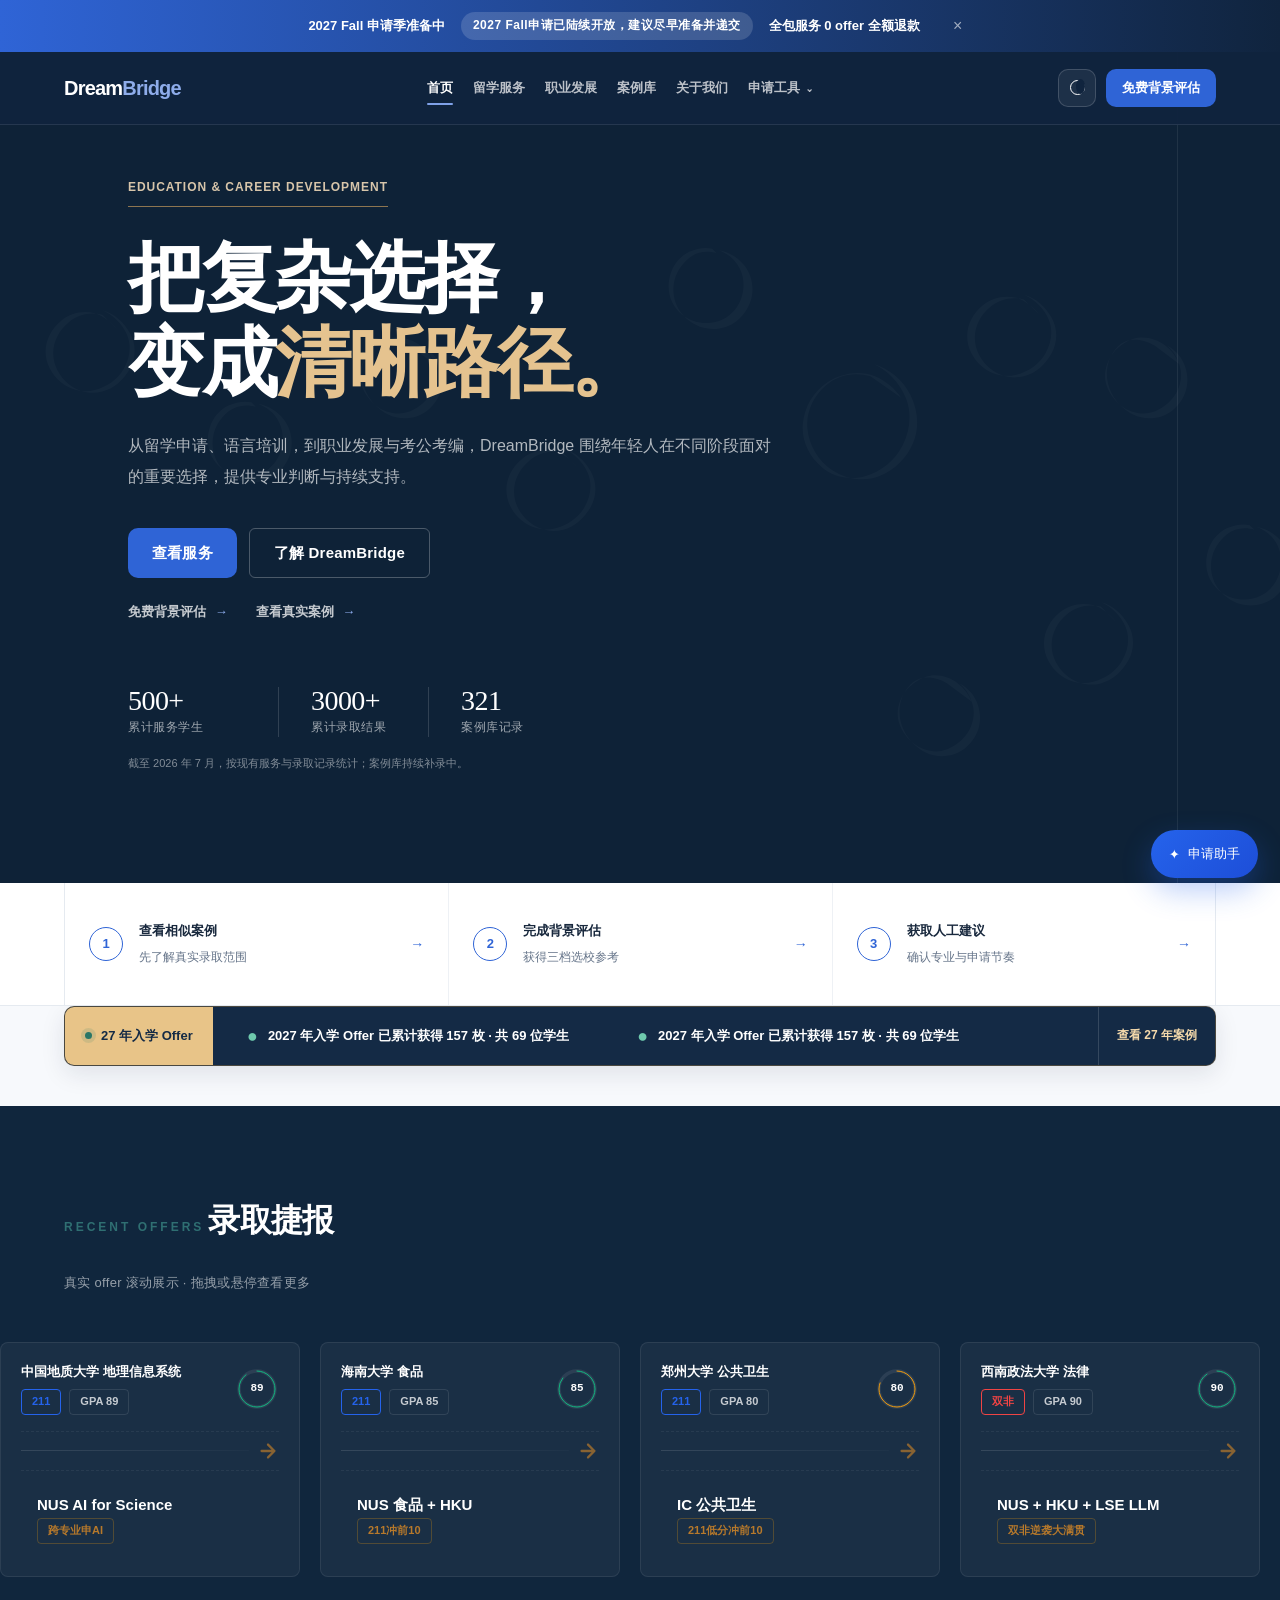
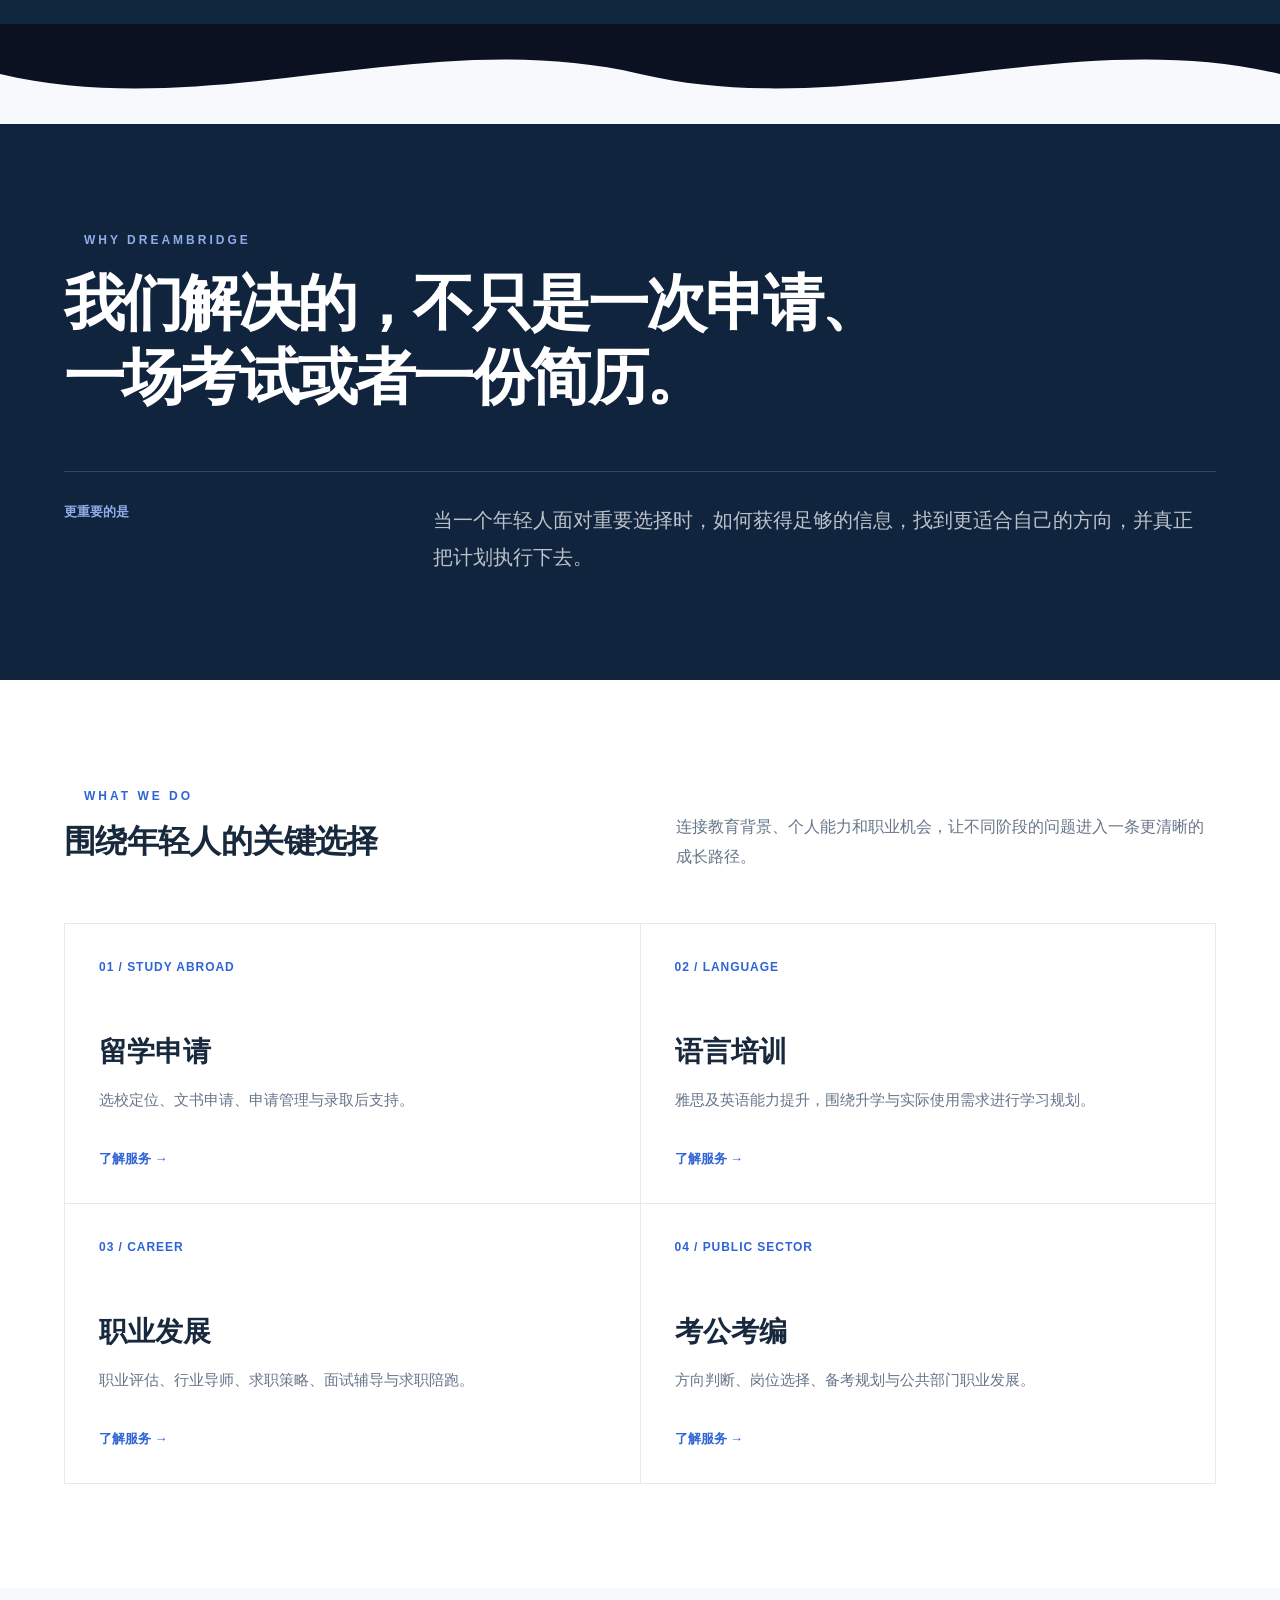
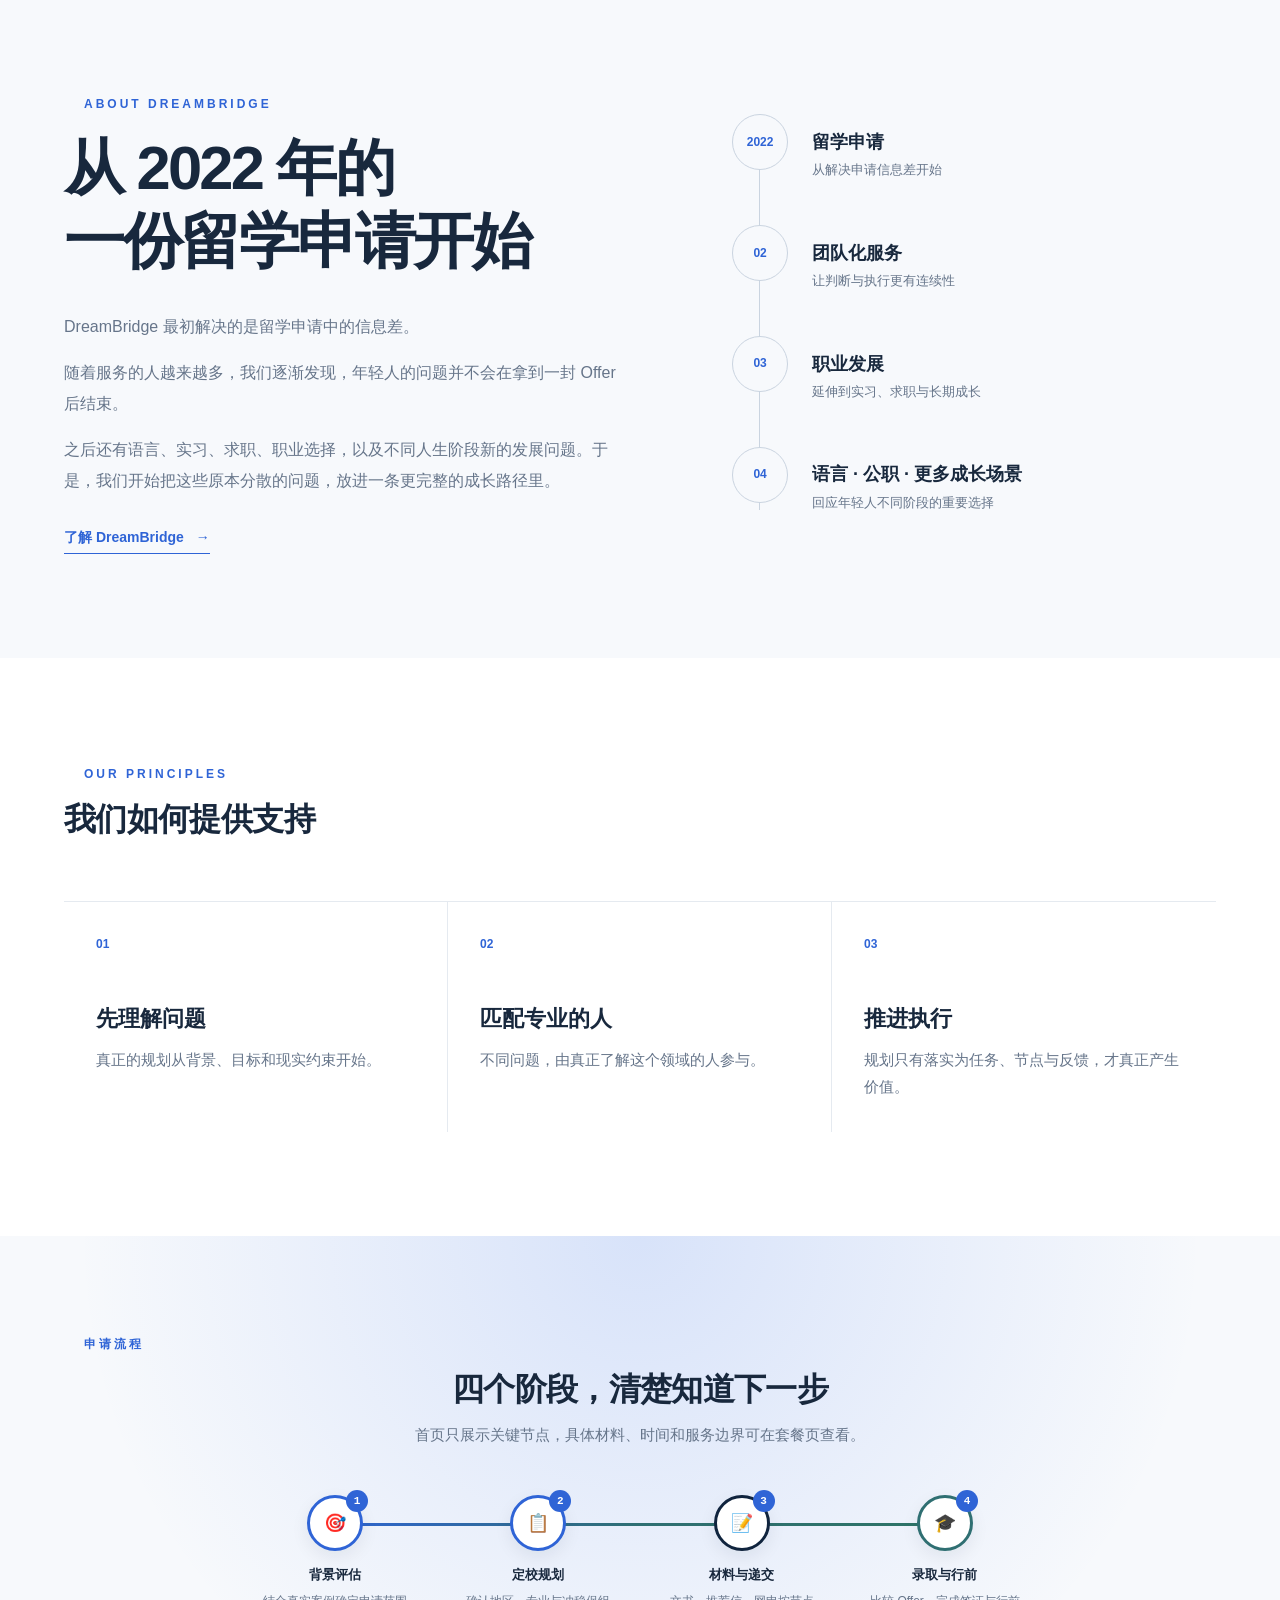
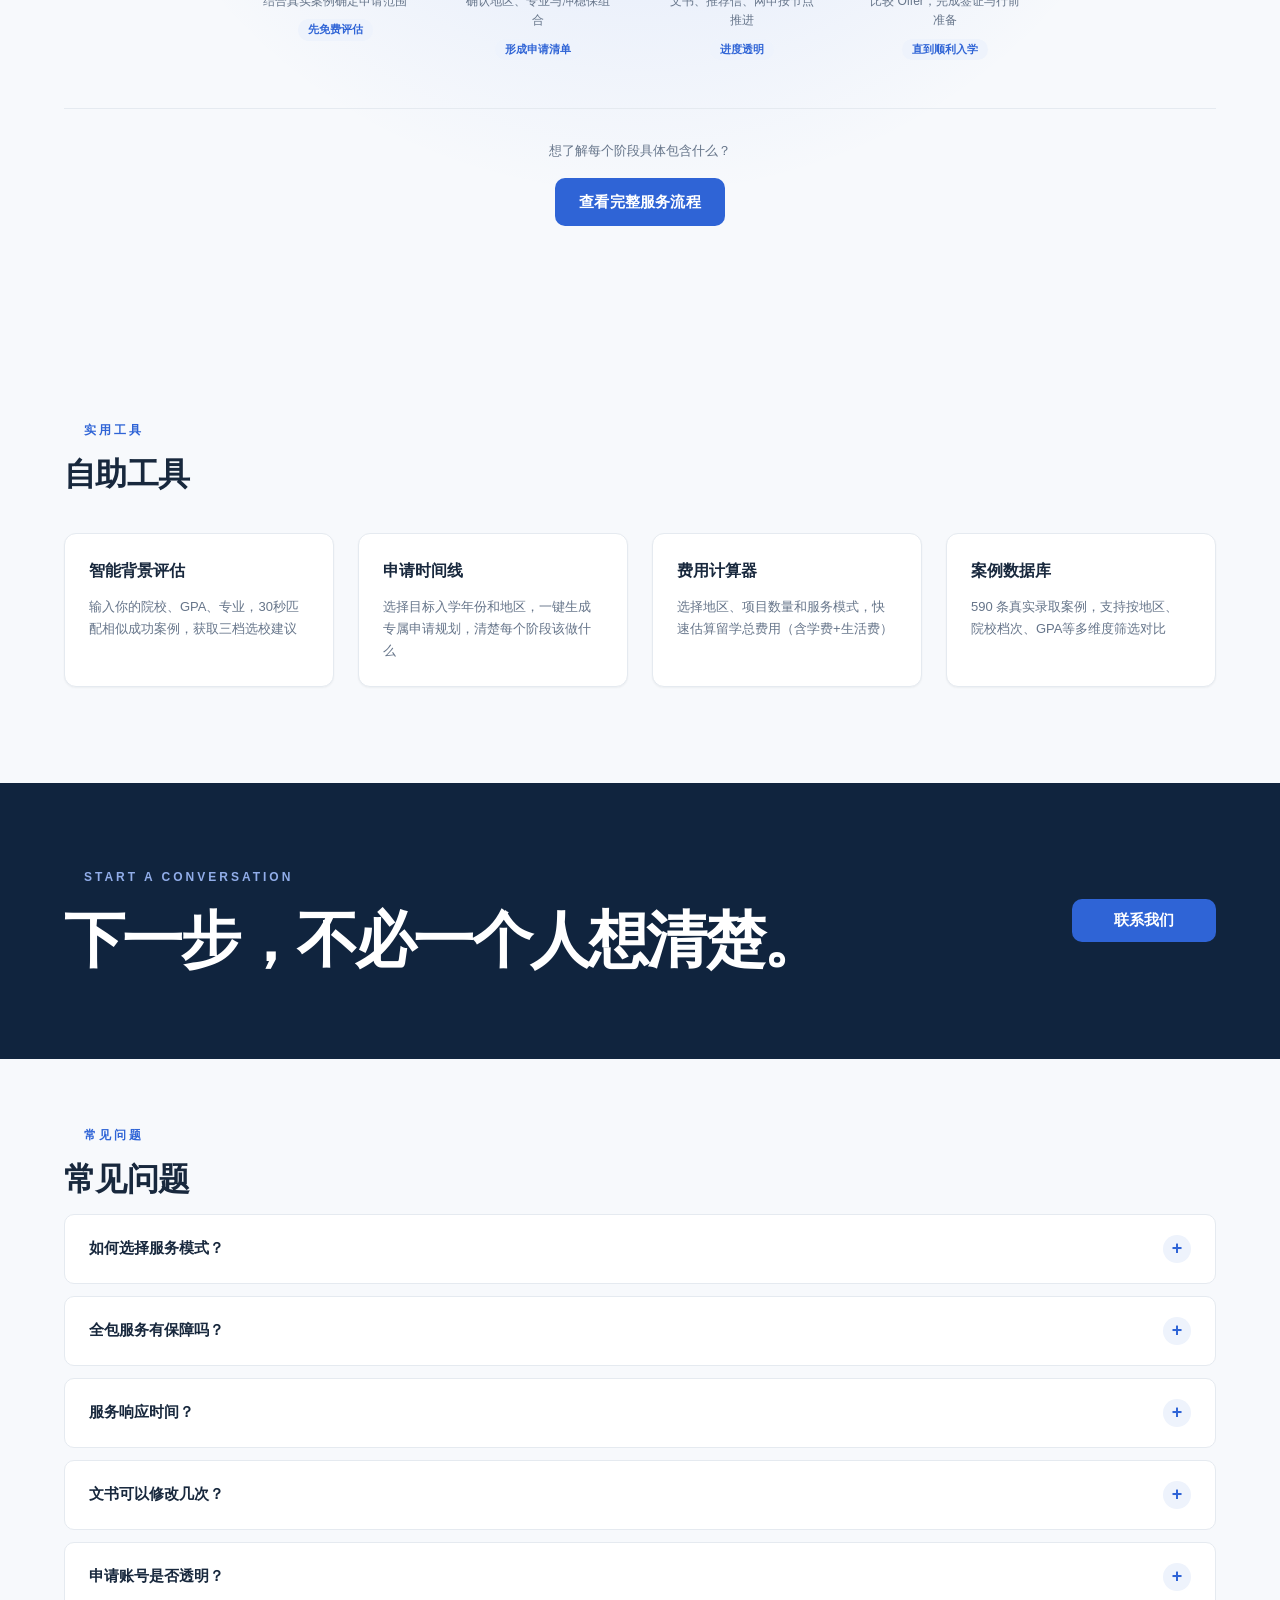
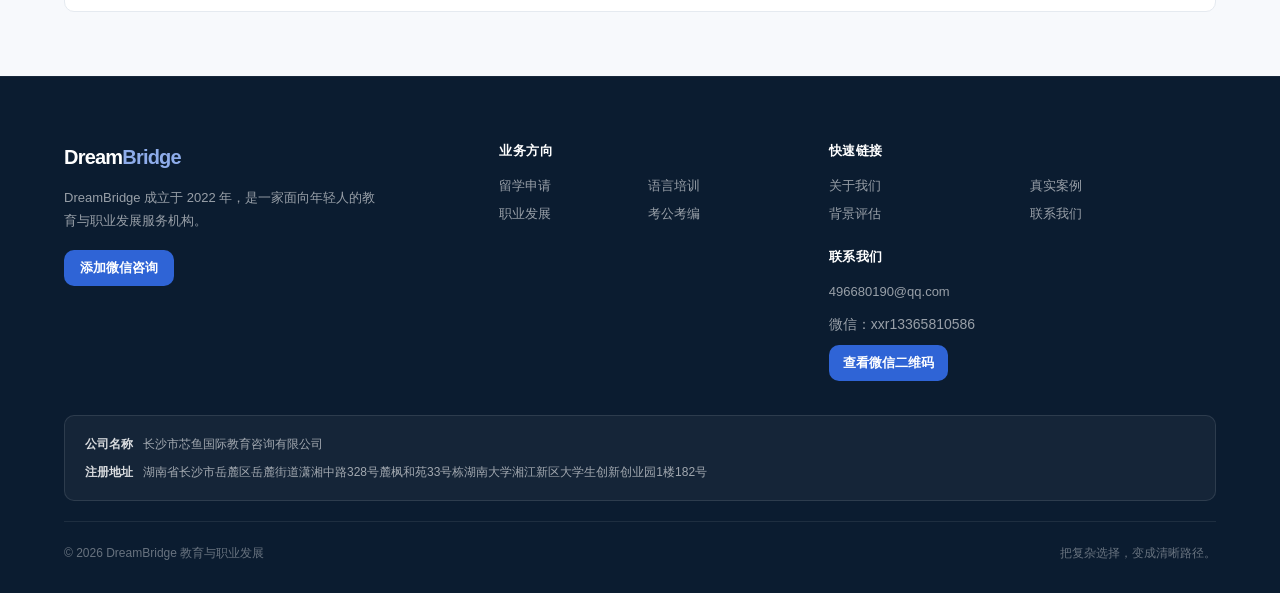
<file: index.html>
<!DOCTYPE html>
<html lang="zh-CN">
<head>
<meta charset="UTF-8">
<meta name="viewport" content="width=device-width, initial-scale=1.0">
<meta name="description" content="DreamBridge 成立于 2022 年，提供留学申请、语言培训、职业发展与考公考编服务，帮助年轻人把复杂选择变成清晰路径。">
<title>DreamBridge｜留学申请、语言培训、职业发展与考公考编</title>
<style>
:root {
  /* === 重构后的色彩系统 === */
  --color-bg: #f7fbff;
  --color-surface: #ffffff;
  --color-surface-elevated: #ffffff;
  --color-text: #12223a;
  --color-text-secondary: #607086;
  --color-text-tertiary: #8a9bb0;

  /* 主色：沉稳专业蓝 */
  --color-primary: #2563EB;
  --color-primary-light: #EFF6FF;
  --color-primary-dark: #1D4ED8;
  --color-primary-glow: rgba(37, 99, 235, 0.15);

  /* 辅助色：天蓝 */
  --color-secondary: #0EA5E9;
  --color-secondary-light: #E0F2FE;

  /* 强调色：琥珀金（CTA专用） */
  --color-accent: #F59E0B;
  --color-accent-dark: #D97706;
  --color-accent-light: #FEF3C7;
  --color-accent-glow: rgba(245, 158, 11, 0.25);

  /* 成功色 */
  --color-success: #10B981;

  /* 暗色背景统一体系 */
  --color-dark-bg: #0B1120;
  --color-dark-surface: #0F172A;
  --color-dark-elevated: #1E293B;
  --color-dark-border: rgba(255, 255, 255, 0.08);

  /* 边框与阴影 */
  --color-border: #E2E8F0;
  --color-border-light: #F1F5F9;
  --shadow-sm: 0 1px 3px rgba(15, 23, 42, 0.04), 0 1px 2px rgba(15, 23, 42, 0.02);
  --shadow-md: 0 4px 16px rgba(15, 23, 42, 0.06), 0 2px 6px rgba(15, 23, 42, 0.03);
  --shadow-lg: 0 12px 40px rgba(15, 23, 42, 0.10), 0 4px 12px rgba(15, 23, 42, 0.04);
  --shadow-xl: 0 20px 60px rgba(15, 23, 42, 0.14), 0 8px 20px rgba(15, 23, 42, 0.06);
  --shadow-accent: 0 8px 24px rgba(245, 158, 11, 0.30);
  --shadow-primary: 0 8px 24px rgba(37, 99, 235, 0.20);

  /* 圆角 */
  --radius-sm: 8px;
  --radius-md: 12px;
  --radius-lg: 16px;
  --radius-xl: 20px;
  --radius-full: 999px;

  /* 间距系统优化 */
  --space-1: 4px;
  --space-2: 8px;
  --space-3: 12px;
  --space-4: 16px;
  --space-5: 20px;
  --space-6: 24px;
  --space-8: 32px;
  --space-10: 40px;
  --space-12: 48px;
  --space-16: 64px;
  --space-20: 80px;
  --space-24: 96px;
  --space-32: 128px;

  /* 字体 */
  --font-sans: Inter, system-ui, -apple-system, 'Segoe UI', 'PingFang SC', 'Hiragino Sans GB', 'Microsoft YaHei', sans-serif;
  --font-display: 'Ma Shan Zheng', cursive;
  --font-mono: 'SF Mono', 'Fira Code', 'Cascadia Code', monospace;

  /* 字号层级 */
  --text-xs: 12px;
  --text-sm: 13px;
  --text-base: 14px;
  --text-md: 15px;
  --text-lg: 16px;
  --text-xl: 18px;
  --text-2xl: 20px;
  --text-3xl: 24px;
  --text-4xl: 32px;
  --text-5xl: 40px;
  --text-hero: clamp(36px, 5vw, 56px);

  /* 动效曲线 */
  --ease-out: cubic-bezier(0.16, 1, 0.3, 1);
  --ease-spring: cubic-bezier(0.34, 1.56, 0.64, 1);
  --ease-smooth: cubic-bezier(0.4, 0, 0.2, 1);
  --duration-fast: 150ms;
  --duration-base: 250ms;
  --duration-slow: 400ms;
  --duration-slower: 600ms;

  /* z-index */
  --z-base: 1;
  --z-sticky: 50;
  --z-header: 100;
  --z-countdown: 101;
  --z-modal: 200;
  --z-toast: 300;
}

body.dark {
  --color-bg: #0B1120;
  --color-surface: #0F172A;
  --color-surface-elevated: #1E293B;
  --color-text: #E2E8F0;
  --color-text-secondary: #94A3B8;
  --color-text-tertiary: #64748B;
  --color-primary-light: #1E293B;
  --color-border: #1E293B;
  --color-border-light: #0F172A;
  --shadow-sm: 0 1px 3px rgba(0, 0, 0, 0.3), 0 1px 2px rgba(0, 0, 0, 0.2);
  --shadow-md: 0 4px 16px rgba(0, 0, 0, 0.4), 0 2px 6px rgba(0, 0, 0, 0.3);
  --shadow-lg: 0 12px 40px rgba(0, 0, 0, 0.5), 0 4px 12px rgba(0, 0, 0, 0.4);
  --shadow-xl: 0 20px 60px rgba(0, 0, 0, 0.6), 0 8px 20px rgba(0, 0, 0, 0.5);
}

/* ===== 基础重置 ===== */
*, *::before, *::after { box-sizing: border-box; margin: 0; padding: 0; }
html { scroll-behavior: smooth; }
body {
  font-family: var(--font-sans);
  color: var(--color-text);
  background: var(--color-bg);
  line-height: 1.6;
  font-size: var(--text-base);
  -webkit-font-smoothing: antialiased;
  -moz-osx-font-smoothing: grayscale;
}
img { max-width: 100%; height: auto; display: block; }
button { font-family: inherit; cursor: pointer; border: none; background: none; }
input, select, textarea { font-family: inherit; font-size: inherit; }
a { color: inherit; text-decoration: none; }
ul, ol { list-style: none; }

/* ===== 布局容器 ===== */
.container {
  width: min(1200px, 90%);
  margin: 0 auto;
}

/* ===== Section间距节奏 ===== */
.section {
  padding: var(--space-24) 0;
}
.section-alt {
  background: var(--color-primary-light);
}
.section-compact {
  padding: var(--space-16) 0;
}

.section-kicker {
  display: inline-block;
  color: var(--color-primary);
  font-size: var(--text-xs);
  letter-spacing: 3px;
  text-transform: uppercase;
  font-weight: 700;
  margin-bottom: var(--space-4);
  position: relative;
  padding-left: var(--space-5);
}
.section-kicker::before {
  content: '';
  position: absolute;
  left: 0;
  top: 50%;
  transform: translateY(-50%);
  width: 20px;
  height: 2px;
  background: var(--color-primary);
  border-radius: 1px;
}

.section-title {
  font-size: clamp(var(--text-3xl), 4vw, var(--text-4xl));
  font-weight: 800;
  line-height: 1.15;
  margin-bottom: var(--space-4);
  letter-spacing: -0.02em;
}

/* ===== 阅读进度条 ===== */
.reading-progress {
  position: fixed;
  top: 0;
  left: 0;
  height: 2px;
  background: linear-gradient(90deg, var(--color-primary), var(--color-accent));
  z-index: 9999;
  width: 0%;
  transition: width 0.1s linear;
  box-shadow: 0 0 8px rgba(37, 99, 235, 0.3);
}

/* ===== 顶部倒计时条 ===== */
.countdown-bar {
  position: fixed;
  top: 0;
  left: 0;
  right: 0;
  z-index: var(--z-countdown);
  background: linear-gradient(90deg, var(--color-primary), var(--color-primary-dark));
  color: #fff;
  padding: var(--space-3) 0;
  font-size: var(--text-sm);
  font-weight: 600;
  text-align: center;
  transform: translateY(-100%);
  transition: transform var(--duration-base) var(--ease-out);
}
.countdown-bar.show { transform: translateY(0); }
.countdown-bar.show + .header {
  top: var(--countdown-height, 52px);
}
.countdown-bar .container {
  display: flex;
  justify-content: center;
  align-items: center;
  gap: var(--space-4);
  flex-wrap: wrap;
}
.countdown-pill {
  background: rgba(255,255,255,0.15);
  padding: var(--space-1) var(--space-3);
  border-radius: var(--radius-full);
  font-size: var(--text-xs);
  font-weight: 700;
  letter-spacing: 0.5px;
}
.countdown-close {
  color: #fff;
  font-size: var(--text-lg);
  opacity: 0.6;
  transition: opacity var(--duration-fast);
  margin-left: var(--space-2);
  width: 28px;
  height: 28px;
  display: grid;
  place-items: center;
  border-radius: 50%;
}
.countdown-close:hover { opacity: 1; background: rgba(255,255,255,0.1); }

/* ===== Header导航 ===== */
.header {
  position: fixed;
  top: 0;
  left: 0;
  right: 0;
  z-index: var(--z-header);
  background: transparent;
  transition: all var(--duration-base) var(--ease-out);
}
.header.scrolled {
  background: rgba(11, 17, 32, 0.92);
  backdrop-filter: blur(16px) saturate(180%);
  -webkit-backdrop-filter: blur(16px) saturate(180%);
  box-shadow: var(--shadow-md);
}
.header.scrolled .logo {
  font-size: var(--text-xl);
}
.nav-wrap {
  display: flex;
  align-items: center;
  justify-content: space-between;
  padding: var(--space-4) 0;
  transition: padding var(--duration-base) var(--ease-out);
}
.header.scrolled .nav-wrap {
  padding: var(--space-3) 0;
}
.logo {
  font-size: var(--text-2xl);
  font-weight: 800;
  color: #fff;
  letter-spacing: -0.5px;
  transition: font-size var(--duration-base) var(--ease-out);
}
.logo span { color: var(--color-success); }
.nav-links { display: flex; gap: var(--space-8); }
.nav-links a {
  color: rgba(255,255,255,0.85);
  font-size: var(--text-sm);
  font-weight: 600;
  transition: all var(--duration-fast) ease;
  position: relative;
  padding: var(--space-1) 0;
}
.nav-links a::after {
  content: '';
  position: absolute;
  bottom: 0;
  left: 0;
  width: 0;
  height: 2px;
  background: var(--color-accent);
  border-radius: 1px;
  transition: width var(--duration-base) var(--ease-out);
}
.nav-links a:hover {
  color: #fff;
}
.nav-links a:hover::after {
  width: 100%;
}
.theme-toggle {
  width: 36px;
  height: 36px;
  border-radius: var(--radius-md);
  background: rgba(255,255,255,0.08);
  border: 1px solid rgba(255,255,255,0.15);
  color: #fff;
  display: grid;
  place-items: center;
  font-size: var(--text-md);
  transition: all var(--duration-fast) ease;
}
.theme-toggle:hover { background: rgba(255,255,255,0.18); border-color: rgba(255,255,255,0.3); }

/* ===== HERO区域 ===== */
.hero {
  min-height: 100vh;
  position: relative;
  display: grid;
  place-items: center;
  background: var(--color-dark-bg);
  overflow: hidden;
  padding-top: 60px;
}
.hero-map {
  position: absolute;
  inset: 0;
  opacity: 0.04;
  background-image: url("data:image/svg+xml,%3Csvg xmlns='http://www.w3.org/2000/svg' viewBox='0 0 1000 500'%3E%3Cpath fill='%23ffffff' d='M835,180c-5-3-12-5-18-3c-6,2-10,8-12,14c-2,7-1,14,2,20c3,6,8,11,14,14c6,3,13,3,19,1c6-2,11-7,14-13c3-6,3-13,1-19c-2-6-6-11-12-14c5,4,8,10,9,16c1,6-1,13-5,18c-4,5-10,9-16,10c-6,1-13-1-18-5c-5-4-9-10-10-16c-1-6,1-13,5-18c4-5,10-9,16-10c6-1,13,1,18,5c4,3,7,7,9,12L835,180z M750,150c-8-2-16,0-22,5c-6,5-10,12-10,20c0,8,4,15,10,20c6,5,14,7,22,5c8-2,14-8,18-15c4-7,4-16,0-23c-4-7-10-13-18-15c7,3,13,9,16,16c3,7,2,15-2,22c-4,7-11,12-19,14c-8,2-16,0-22-5c-6-5-10-12-10-20c0-8,4-15,10-20c6-5,14-7,22-5c6,2,11,6,15,11L750,150z M650,200c-10-3-21-1-29,6c-8,7-13,17-12,28c1,11,7,21,16,27c9,6,21,8,31,4c10-4,18-12,22-22c4-10,3-21-2-31c-5-10-14-17-24-20c9,4,17,12,21,22c4,10,3,21-2,31c-5,10-14,17-24,20c-10,3-21,1-29-6c-8-7-13-17-12-28c1-11,7-21,16-27c9-6,21-8,31-4c7,3,13,8,17,14L650,200z M550,120c-6-2-13-1-18,3c-5,4-9,10-10,17c-1,7,1,14,5,19c4,5,10,9,17,10c7,1,14-1,19-5c5-4,9-10,10-17c1-7-1-14-5-19c-4-5-10-9-17-10c6,2,11,6,14,12c3,6,3,13,1,19c-2,6-6,11-12,14c-6,3-13,3-19,1c-6-2-11-6-14-12c-3-6-3-13-1-19c2-6,6-11,12-14c5-2,10-3,15-2L550,120z M450,250c-8-2-16,0-22,5c-6,5-10,12-10,20c0,8,4,15,10,20c6,5,14,7,22,5c8-2,14-8,18-15c4-7,4-16,0-23c-4-7-10-13-18-15c7,3,13,9,16,16c3,7,2,15-2,22c-4,7-11,12-19,14c-8,2-16,0-22-5c-6-5-10-12-10-20c0-8,4-15,10-20c6-5,14-7,22-5c6,2,11,6,15,11L450,250z M350,180c-5-3-12-5-18-3c-6,2-10,8-12,14c-2,7-1,14,2,20c3,6,8,11,14,14c6,3,13,3,19,1c6-2,11-7,14-13c3-6,3-13,1-19c-2-6-6-11-12-14c5,4,8,10,9,16c1,6-1,13-5,18c-4,5-10,9-16,10c-6,1-13-1-18-5c-5-4-9-10-10-16c-1-6,1-13,5-18c4-5,10-9,16-10c6-1,13,1,18,5c4,3,7,7,9,12L350,180z M250,220c-6-2-13-1-18,3c-5,4-9,10-10,17c-1,7,1,14,5,19c4,5,10,9,17,10c7,1,14-1,19-5c5-4,9-10,10-17c1-7-1-14-5-19c-4-5-10-9-17-10c6,2,11,6,14,12c3,6,3,13,1,19c-2,6-6,11-12,14c-6,3-13,3-19,1c-6-2-11-6-14-12c-3-6-3-13-1-19c2-6,6-11,12-14c5-2,10-3,15-2L250,220z M150,160c-8-2-16,0-22,5c-6,5-10,12-10,20c0,8,4,15,10,20c6,5,14,7,22,5c8-2,14-8,18-15c4-7,4-16,0-23c-4-7-10-13-18-15c7,3,13,9,16,16c3,7,2,15-2,22c-4,7-11,12-19,14c-8,2-16,0-22-5c-6-5-10-12-10-20c0-8,4-15,10-20c6-5,14-7,22-5c6,2,11,6,15,11L150,160z M50,120c-5-3-12-5-18-3c-6,2-10,8-12,14c-2,7-1,14,2,20c3,6,8,11,14,14c6,3,13,3,19,1c6-2,11-7,14-13c3-6,3-13,1-19c-2-6-6-11-12-14c5,4,8,10,9,16c1,6-1,13-5,18c-4,5-10,9-16,10c-6,1-13-1-18-5c-5-4-9-10-10-16c-1-6,1-13,5-18c4-5,10-9,16-10c6-1,13,1,18,5c4,3,7,7,9,12L50,120z M900,300c-6-2-13-1-18,3c-5,4-9,10-10,17c-1,7,1,14,5,19c4,5,10,9,17,10c7,1,14-1,19-5c5-4,9-10,10-17c1-7-1-14-5-19c-4-5-10-9-17-10c6,2,11,6,14,12c3,6,3,13,1,19c-2,6-6,11-12,14c-6,3-13,3-19,1c-6-2-11-6-14-12c-3-6-3-13-1-19c2-6,6-11,12-14c5-2,10-3,15-2L900,300z M800,350c-8-2-16,0-22,5c-6,5-10,12-10,20c0,8,4,15,10,20c6,5,14,7,22,5c8-2,14-8,18-15c4-7,4-16,0-23c-4-7-10-13-18-15c7,3,13,9,16,16c3,7,2,15-2,22c-4,7-11,12-19,14c-8,2-16,0-22-5c-6-5-10-12-10-20c0-8,4-15,10-20c6-5,14-7,22-5c6,2,11,6,15,11L800,350z M700,400c-5-3-12-5-18-3c-6,2-10,8-12,14c-2,7-1,14,2,20c3,6,8,11,14,14c6,3,13,3,19,1c6-2,11-7,14-13c3-6,3-13,1-19c-2-6-6-11-12-14c5,4,8,10,9,16c1,6-1,13-5,18c-4,5-10,9-16,10c-6,1-13-1-18-5c-5-4-9-10-10-16c-1-6,1-13,5-18c4-5,10-9,16-10c6-1,13,1,18,5c4,3,7,7,9,12L700,400z M950,100c-6-2-13-1-18,3c-5,4-9,10-10,17c-1,7,1,14,5,19c4,5,10,9,17,10c7,1,14-1,19-5c5-4,9-10,10-17c1-7-1-14-5-19c-4-5-10-9-17-10c6,2,11,6,14,12c3,6,3,13,1,19c-2,6-6,11-12,14c-6,3-13,3-19,1c-6-2-11-6-14-12c-3-6-3-13-1-19c2-6,6-11,12-14c5-2,10-3,15-2L950,100z'/%3E%3C/svg%3E");
  background-size: 120% auto;
  background-position: center 60%;
  background-repeat: no-repeat;
  pointer-events: none;
}
.hero-grid {
  position: absolute;
  inset: 0;
  background-image: radial-gradient(circle, rgba(255,255,255,0.04) 1px, transparent 1px);
  background-size: 48px 48px;
  mask-image: radial-gradient(ellipse at center, black 30%, transparent 70%);
  -webkit-mask-image: radial-gradient(ellipse at center, black 30%, transparent 70%);
}
.hero-blob {
  position: absolute;
  border-radius: 50%;
  filter: blur(100px);
  opacity: 0.12;
}
.hero-blob-1 {
  width: 500px;
  height: 500px;
  background: var(--color-primary);
  top: -180px;
  right: -180px;
  animation: blobFloat 10s ease-in-out infinite;
}
.hero-blob-2 {
  width: 400px;
  height: 400px;
  background: var(--color-success);
  bottom: -120px;
  left: -120px;
  opacity: 0.08;
  animation: blobFloat 12s ease-in-out infinite reverse;
}
@keyframes blobFloat {
  0%, 100% { transform: translate(0, 0) scale(1); }
  50% { transform: translate(20px, -20px) scale(1.08); }
}
.hero-routes {
  position: absolute;
  inset: 0;
  overflow: hidden;
  pointer-events: none;
}
.route-line {
  position: absolute;
  height: 1px;
  background: linear-gradient(90deg, transparent, rgba(255,255,255,0.1), transparent);
  animation: routeMove 10s linear infinite;
}
.route-dot {
  position: absolute;
  width: 2px;
  height: 2px;
  background: rgba(255,255,255,0.3);
  border-radius: 50%;
  box-shadow: 0 0 4px rgba(255,255,255,0.2);
  animation: dotPulse 3s ease-in-out infinite;
}
@keyframes routeMove {
  0% { transform: translateX(-100vw); opacity: 0; }
  10% { opacity: 1; }
  90% { opacity: 1; }
  100% { transform: translateX(100vw); opacity: 0; }
}
@keyframes dotPulse {
  0%, 100% { opacity: 0.2; transform: scale(1); }
  50% { opacity: 0.6; transform: scale(1.3); }
}
.hero-floaters {
  position: absolute;
  inset: 0;
  pointer-events: none;
  z-index: 2;
}
.float-item {
  position: absolute;
  opacity: 0.08;
  animation: floatDrift 25s ease-in-out infinite;
}
.float-item svg {
  width: 100%;
  height: 100%;
}
.float-stem { top: 15%; left: 8%; width: 70px; height: 70px; animation-delay: 0s; color: #4ade80; }
.float-business { top: 65%; right: 10%; width: 80px; height: 80px; animation-delay: -8s; color: #fbbf24; }
.float-arts { bottom: 25%; left: 15%; width: 60px; height: 60px; animation-delay: -16s; color: #f472b6; }
.float-art { top: 30%; right: 20%; width: 65px; height: 65px; animation-delay: -20s; color: #a78bfa; }
@keyframes floatDrift {
  0%, 100% { transform: translate(0, 0) rotate(0deg); }
  25% { transform: translate(12px, -16px) rotate(4deg); }
  50% { transform: translate(-8px, -28px) rotate(-2deg); }
  75% { transform: translate(16px, -12px) rotate(3deg); }
}

/* Hero内容 */
.hero-content {
  position: relative;
  z-index: 10;
  color: #fff;
  text-align: center;
  max-width: 760px;
  padding: 0 var(--space-5);
}
.hero-tag {
  display: inline-block;
  background: rgba(255,255,255,0.06);
  border: 1px solid rgba(255,255,255,0.14);
  color: rgba(255,255,255,0.85);
  padding: var(--space-2) var(--space-5);
  border-radius: var(--radius-full);
  font-size: var(--text-xs);
  font-weight: 600;
  letter-spacing: 2px;
  text-transform: uppercase;
  margin-bottom: var(--space-8);
  backdrop-filter: blur(8px);
}
.hero-title {
  font-size: var(--text-hero);
  font-weight: 800;
  line-height: 1.12;
  margin-bottom: var(--space-6);
  letter-spacing: -0.03em;
  text-wrap: balance;
}
.hero-title .highlight {
  color: #4ade80;
  position: relative;
}
.hero-title .highlight::after {
  content: '';
  position: absolute;
  bottom: 6px;
  left: 0;
  right: 0;
  height: 10px;
  background: linear-gradient(90deg, #4ade80, #0EA5E9);
  opacity: 0.2;
  border-radius: 5px;
  z-index: -1;
}
.hero-subtitle {
  font-size: clamp(var(--text-md), 2vw, var(--text-lg));
  color: rgba(255,255,255,0.72);
  line-height: 1.75;
  margin-bottom: var(--space-10);
  max-width: 540px;
  margin-left: auto;
  margin-right: auto;
}
.hero-cta {
  display: flex;
  gap: var(--space-5);
  justify-content: center;
  flex-wrap: wrap;
}
.hero-stats {
  display: flex;
  gap: var(--space-16);
  justify-content: center;
  margin-top: var(--space-12);
  flex-wrap: wrap;
}
.hero-stat { text-align: center; }
.hero-stat-value {
  display: block;
  font-size: var(--text-3xl);
  font-weight: 800;
  color: #fff;
  line-height: 1;
  font-variant-numeric: tabular-nums;
  letter-spacing: -0.02em;
}
.hero-stat-label {
  font-size: var(--text-xs);
  color: rgba(255,255,255,0.6);
  margin-top: var(--space-2);
  font-weight: 500;
  letter-spacing: 0.5px;
}
.hero-proof-note {
  margin-top: var(--space-4);
  color: rgba(255,255,255,0.48);
  font-size: 11px;
}
.decision-path {
  position: relative;
  z-index: 20;
  margin-top: -46px;
  padding-bottom: var(--space-8);
}
.decision-path-grid {
  display: grid;
  grid-template-columns: repeat(3, minmax(0, 1fr));
  overflow: hidden;
  border: 1px solid var(--color-border);
  border-radius: var(--radius-xl);
  background: var(--color-surface);
  box-shadow: var(--shadow-lg);
}
.decision-step {
  display: grid;
  grid-template-columns: auto 1fr auto;
  gap: var(--space-4);
  align-items: center;
  padding: var(--space-6);
  border: 0;
  color: inherit;
  background: transparent;
  font: inherit;
  text-align: left;
  text-decoration: none;
  cursor: pointer;
  transition: background var(--duration-fast) ease;
}
.decision-step + .decision-step { border-left: 1px solid var(--color-border-light); }
.decision-step:hover { background: var(--color-primary-light); }
.decision-step-number {
  display: grid;
  width: 34px;
  height: 34px;
  place-items: center;
  border-radius: 50%;
  color: #fff;
  background: var(--color-primary);
  font-size: var(--text-sm);
  font-weight: 800;
}
.decision-step strong {
  display: block;
  margin-bottom: 3px;
  color: var(--color-text);
  font-size: var(--text-sm);
}
.decision-step small {
  color: var(--color-text-secondary);
  font-size: var(--text-xs);
}
.decision-step-arrow { color: var(--color-primary); font-weight: 800; }
.hero-scroll {
  position: absolute;
  bottom: var(--space-8);
  right: var(--space-8);
  display: flex;
  flex-direction: column;
  align-items: center;
  gap: var(--space-2);
  color: rgba(255,255,255,0.35);
  font-size: var(--text-xs);
  z-index: 10;
  animation: fadeInUp 1s ease-out 2s both;
}
@keyframes fadeInUp {
  from { opacity: 0; transform: translateY(10px); }
  to { opacity: 1; transform: translateY(0); }
}
.mouse-icon {
  width: 20px;
  height: 30px;
  border: 1.5px solid rgba(255,255,255,0.25);
  border-radius: 10px;
  position: relative;
}
.mouse-icon::before {
  content: '';
  position: absolute;
  top: 5px;
  left: 50%;
  transform: translateX(-50%);
  width: 3px;
  height: 5px;
  background: rgba(255,255,255,0.45);
  border-radius: 2px;
  animation: scrollDown 1.8s infinite;
}
@keyframes scrollDown {
  0% { opacity: 1; top: 5px; }
  100% { opacity: 0; top: 14px; }
}

/* ===== 按钮系统 ===== */
.btn {
  display: inline-flex;
  align-items: center;
  justify-content: center;
  gap: var(--space-2);
  padding: var(--space-3) var(--space-6);
  border-radius: var(--radius-md);
  font-weight: 700;
  font-size: var(--text-md);
  transition: all var(--duration-base) var(--ease-out);
  cursor: pointer;
  border: none;
  letter-spacing: 0.2px;
}
.btn-primary {
  background: linear-gradient(135deg, #F59E0B, #D97706);
  color: #fff;
  box-shadow: var(--shadow-accent);
  position: relative;
  overflow: hidden;
}
.btn-primary::before {
  content: '';
  position: absolute;
  inset: 0;
  background: linear-gradient(135deg, rgba(255,255,255,0.15), transparent);
  opacity: 0;
  transition: opacity var(--duration-base);
}
.btn-primary:hover {
  transform: translateY(-2px);
  box-shadow: 0 12px 32px rgba(245, 158, 11, 0.35);
}
.btn-primary:hover::before { opacity: 1; }
.btn-primary:active { transform: scale(0.98); }

.btn-secondary {
  background: rgba(255,255,255,0.08);
  color: #fff;
  border: 1.5px solid rgba(255,255,255,0.25);
  backdrop-filter: blur(8px);
}
.btn-secondary:hover {
  background: rgba(255,255,255,0.15);
  border-color: rgba(255,255,255,0.4);
}
.btn-sm { padding: var(--space-2) var(--space-4); font-size: var(--text-sm); }

/* ===== 录取捷报墙 ===== */
.offers-wall {
  background: var(--color-dark-bg);
  padding: var(--space-24) 0 var(--space-12);
  overflow: hidden;
  position: relative;
}
.offers-wall::before {
  content: '';
  position: absolute;
  inset: 0;
  background-image:
    radial-gradient(circle at 20% 50%, rgba(37, 99, 235, 0.06) 0%, transparent 50%),
    radial-gradient(circle at 80% 50%, rgba(14, 165, 233, 0.04) 0%, transparent 50%);
  pointer-events: none;
}
.offers-header {
  position: relative;
  z-index: 2;
  text-align: center;
  margin-bottom: var(--space-12);
}
.offers-header .section-kicker {
  color: var(--color-secondary);
  font-size: var(--text-xs);
  letter-spacing: 3px;
  text-transform: uppercase;
  font-weight: 700;
  margin-bottom: var(--space-3);
  padding-left: 0;
}
.offers-header .section-kicker::before { display: none; }
.offers-header .section-title {
  font-size: clamp(var(--text-3xl), 4vw, var(--text-4xl));
  font-weight: 800;
  color: #ffffff;
  letter-spacing: -0.02em;
  margin-bottom: 0;
  position: relative;
  display: inline-block;
}
.offers-header .section-title::after {
  content: '';
  position: absolute;
  bottom: -12px;
  left: 50%;
  transform: translateX(-50%);
  width: 48px;
  height: 3px;
  background: linear-gradient(90deg, var(--color-accent), var(--color-secondary));
  border-radius: 2px;
}
.offers-sub {
  color: rgba(255,255,255,0.5);
  font-size: var(--text-sm);
  margin-top: var(--space-6);
  letter-spacing: 0.3px;
}

/* 滚动行 */
.offers-row {
  display: flex;
  gap: var(--space-5);
  width: max-content;
  cursor: grab;
  user-select: none;
  overflow-x: auto;
  scrollbar-width: none;
  -ms-overflow-style: none;
}
.offers-row::-webkit-scrollbar { display: none; }
.offers-row:active { cursor: grabbing; }
.row-left { animation: scrollLeft 40s linear infinite; }
.offers-row:hover { animation-play-state: paused; }
@keyframes scrollLeft {
  0% { transform: translateX(0); }
  100% { transform: translateX(-50%); }
}

/* Offer卡片 */
.offer-card {
  width: 300px;
  flex-shrink: 0;
  background: linear-gradient(160deg, rgba(255,255,255,0.06) 0%, rgba(255,255,255,0.02) 100%);
  border: 1px solid rgba(255,255,255,0.08);
  border-radius: var(--radius-lg);
  padding: var(--space-5);
  position: relative;
  backdrop-filter: blur(16px);
  -webkit-backdrop-filter: blur(16px);
  transition: all 0.4s var(--ease-out);
  overflow: hidden;
}
.offer-card::before {
  content: '';
  position: absolute;
  top: 0; left: 0; right: 0; height: 2px;
  background: linear-gradient(90deg, var(--color-accent), var(--color-secondary));
  opacity: 0.4;
  transition: opacity 0.3s;
}
.offer-card:hover {
  transform: translateY(-6px) scale(1.01);
  border-color: rgba(255,255,255,0.18);
  box-shadow: 0 20px 48px rgba(0,0,0,0.3), 0 0 32px rgba(37, 99, 235, 0.08);
}
.offer-card:hover::before { opacity: 0.8; }

/* 卡片左边框 - 按tier差异化 */
.offer-card[data-tier="985"]::after,
.offer-card[data-tier="211"]::after,
.offer-card[data-tier="\53CC\u975E"]::after,
.offer-card[data-tier="\u6D77\u5916\u672C\u79D1"]::after {
  content: '';
  position: absolute;
  left: 0;
  top: var(--space-4);
  bottom: var(--space-4);
  width: 3px;
  border-radius: 2px;
}
.offer-card[data-tier="985"]::after { background: var(--color-accent); }
.offer-card[data-tier="211"]::after { background: var(--color-primary); }
.offer-card[data-tier="\53CC\u975E"]::after { background: var(--color-secondary); }
.offer-card[data-tier="\u6D77\u5916\u672C\u79D1"]::after { background: #a78bfa; }

.offer-header {
  display: flex;
  justify-content: space-between;
  align-items: center;
  margin-bottom: var(--space-4);
}
.offer-student { flex: 1; min-width: 0; }
.offer-student-name {
  color: #fff;
  font-size: var(--text-sm);
  font-weight: 700;
  line-height: 1.4;
  margin-bottom: var(--space-2);
  white-space: nowrap;
  overflow: hidden;
  text-overflow: ellipsis;
}
.offer-student-meta {
  display: flex;
  gap: var(--space-2);
  flex-wrap: wrap;
}
.offer-meta-pill {
  font-size: 11px;
  padding: 3px 10px;
  border-radius: var(--radius-full);
  background: rgba(255,255,255,0.06);
  color: rgba(255,255,255,0.75);
  border: 1px solid rgba(255,255,255,0.1);
  font-weight: 600;
}
.gpa-gauge {
  position: relative;
  width: 44px;
  height: 44px;
  flex-shrink: 0;
  margin-left: var(--space-2);
}
.gpa-gauge svg {
  transform: rotate(-90deg);
  width: 100%; height: 100%;
}
.gpa-track {
  fill: none;
  stroke: rgba(255,255,255,0.08);
  stroke-width: 3.5;
}
.gpa-fill {
  fill: none;
  stroke-linecap: round;
  transition: stroke-dashoffset 1.5s var(--ease-out);
}
.gpa-text {
  position: absolute;
  inset: 0;
  display: grid;
  place-items: center;
  font-size: 11px;
  font-weight: 800;
  color: #fff;
  font-family: var(--font-mono);
}
.offer-arrow-wrap {
  display: flex;
  align-items: center;
  justify-content: center;
  gap: var(--space-2);
  margin: var(--space-3) 0;
  padding: var(--space-2) 0;
  border-top: 1px dashed rgba(255,255,255,0.06);
  border-bottom: 1px dashed rgba(255,255,255,0.06);
}
.offer-arrow-icon {
  width: 22px; height: 22px;
  color: var(--color-accent);
  opacity: 0.7;
  animation: arrowPulse 2.5s ease-in-out infinite;
}
@keyframes arrowPulse {
  0%, 100% { transform: translateX(0); opacity: 0.5; }
  50% { transform: translateX(4px); opacity: 0.85; }
}
.offer-arrow-line {
  flex: 1; height: 1px;
  background: linear-gradient(90deg, rgba(255,255,255,0.12), rgba(255,255,255,0.02));
  position: relative;
}
.offer-arrow-line::after {
  content: '';
  position: absolute;
  left: 0; top: -1px;
  width: 20%; height: 2px;
  background: linear-gradient(90deg, var(--color-accent), transparent);
  border-radius: 2px;
  animation: arrowFlow 3s linear infinite;
}
@keyframes arrowFlow {
  0% { left: 0; opacity: 1; }
  100% { left: 100%; opacity: 0; }
}
.offer-result {
  background: rgba(255,255,255,0.04);
  border-radius: var(--radius-md);
  padding: var(--space-3) var(--space-4);
}
.offer-school {
  color: #fff;
  font-size: var(--text-md);
  font-weight: 800;
  margin-bottom: 4px;
  line-height: 1.3;
}
.offer-tag {
  display: inline-block;
  background: linear-gradient(135deg, rgba(245, 158, 11, 0.2), rgba(245, 158, 11, 0.1));
  color: var(--color-accent);
  padding: 3px 10px;
  border-radius: var(--radius-sm);
  font-size: 11px;
  font-weight: 700;
  border: 1px solid rgba(245, 158, 11, 0.25);
}
.offer-image-corner {
  position: absolute;
  top: var(--space-3);
  right: var(--space-3);
  width: 36px; height: 36px;
  border-radius: var(--radius-md);
  background: rgba(255,255,255,0.1);
  border: 1px solid rgba(255,255,255,0.15);
  display: grid;
  place-items: center;
  cursor: pointer;
  transition: all 0.3s var(--ease-out);
  overflow: hidden;
  z-index: 5;
}
.offer-image-corner img {
  width: 100%; height: 100%;
  object-fit: cover;
  opacity: 0.8;
  transition: opacity 0.3s;
}
.offer-image-corner:hover {
  transform: scale(1.1);
  box-shadow: 0 4px 12px rgba(0,0,0,0.3);
}
.offer-image-corner:hover img { opacity: 1; }
.offer-image-corner::after {
  content: '\1F4CE';
  position: absolute;
  font-size: var(--text-md);
  transition: opacity 0.3s;
}
.offer-image-corner:hover::after { opacity: 0; }

/* Offer预览模态 */
.offer-preview-modal {
  position: fixed;
  inset: 0;
  background: rgba(11, 17, 32, 0.9);
  display: none;
  place-items: center;
  z-index: var(--z-modal);
  backdrop-filter: blur(12px);
  -webkit-backdrop-filter: blur(12px);
  padding: var(--space-6);
}
.offer-preview-modal.show { display: grid; }
.offer-preview-img {
  max-width: 90vw;
  max-height: 85vh;
  border-radius: var(--radius-lg);
  box-shadow: var(--shadow-xl);
  border: 1px solid rgba(255,255,255,0.08);
  animation: modalIn var(--duration-slow) var(--ease-out);
}

/* ===== 波浪过渡分隔 ===== */
.wave-divider {
  width: 100%;
  height: 100px;
  background: var(--color-dark-bg);
  position: relative;
  z-index: 1;
  margin-top: -1px;
}
.wave-divider svg {
  position: absolute;
  bottom: 0;
  left: 0;
  width: 100%;
  height: 100%;
  display: block;
}
.wave-divider svg path {
  fill: var(--color-bg);
}

/* ===== 服务流程可视化 ===== */
.process-section {
  position: relative;
  overflow: hidden;
}
.process-section::before {
  content: '';
  position: absolute;
  inset: 0;
  background-image: radial-gradient(circle at 50% 0%, var(--color-primary-glow) 0%, transparent 60%);
  pointer-events: none;
}
.process-track {
  display: flex;
  justify-content: space-between;
  align-items: flex-start;
  gap: var(--space-4);
  position: relative;
  margin-top: var(--space-12);
  max-width: 760px;
  margin-left: auto;
  margin-right: auto;
}
.process-track::before {
  content: '';
  position: absolute;
  top: 28px;
  left: 60px;
  right: 60px;
  height: 3px;
  background: linear-gradient(90deg, var(--color-primary), var(--color-secondary), var(--color-success));
  border-radius: 2px;
  z-index: 0;
}
.process-step {
  display: flex;
  flex-direction: column;
  align-items: center;
  text-align: center;
  flex: 1;
  position: relative;
  z-index: 1;
  max-width: 150px;
}
.process-step-icon {
  width: 56px;
  height: 56px;
  border-radius: 50%;
  background: var(--color-surface);
  border: 3px solid var(--color-primary);
  display: grid;
  place-items: center;
  font-size: var(--text-xl);
  margin-bottom: var(--space-4);
  position: relative;
  box-shadow: var(--shadow-md);
  transition: all var(--duration-base) var(--ease-out);
}
.process-step:nth-child(2) .process-step-icon { border-color: var(--color-primary); }
.process-step:nth-child(3) .process-step-icon { border-color: var(--color-primary-dark); }
.process-step:nth-child(4) .process-step-icon { border-color: var(--color-secondary); }
.process-step:nth-child(5) .process-step-icon { border-color: #0EA5E9; }
.process-step:nth-child(6) .process-step-icon { border-color: var(--color-success); }
.process-step:hover .process-step-icon {
  transform: scale(1.1);
  box-shadow: 0 8px 24px var(--color-primary-glow);
}
.process-step-num {
  position: absolute;
  top: -8px;
  right: -8px;
  width: 22px;
  height: 22px;
  border-radius: 50%;
  background: var(--color-primary);
  color: #fff;
  font-size: 11px;
  font-weight: 800;
  display: grid;
  place-items: center;
  font-family: var(--font-mono);
}
.process-step h4 {
  font-size: var(--text-sm);
  font-weight: 700;
  color: var(--color-text);
  margin-bottom: var(--space-2);
  line-height: 1.3;
}
.process-step p {
  font-size: var(--text-xs);
  color: var(--color-text-secondary);
  line-height: 1.6;
}
.process-step time {
  display: inline-block;
  margin-top: var(--space-2);
  font-size: 11px;
  font-weight: 600;
  color: var(--color-primary);
  background: var(--color-primary-light);
  padding: 2px 10px;
  border-radius: var(--radius-full);
}
.process-cta {
  text-align: center;
  margin-top: var(--space-12);
  padding-top: var(--space-8);
  border-top: 1px solid var(--color-border);
}
.process-cta p {
  color: var(--color-text-secondary);
  font-size: var(--text-sm);
  margin-bottom: var(--space-5);
}
@keyframes processGlow {
  0%, 100% { box-shadow: 0 0 0 0 rgba(37, 99, 235, 0); }
  50% { box-shadow: 0 0 0 8px rgba(37, 99, 235, 0.08); }
}
.process-step-icon.pulse {
  animation: processGlow 3s ease-in-out infinite;
}
@media (max-width: 768px) {
  .process-track {
    flex-direction: column;
    align-items: flex-start;
    gap: var(--space-6);
    max-width: 400px;
  }
  .process-track::before {
    top: 0;
    bottom: 0;
    left: 27px;
    right: auto;
    width: 3px;
    height: auto;
    background: linear-gradient(180deg, var(--color-primary), var(--color-secondary), var(--color-success));
  }
  .process-step {
    flex-direction: row;
    text-align: left;
    gap: var(--space-4);
    max-width: 100%;
    align-items: center;
  }
  .process-step-icon {
    flex-shrink: 0;
    margin-bottom: 0;
    width: 48px;
    height: 48px;
    font-size: var(--text-lg);
  }
  .process-step-num {
    width: 18px;
    height: 18px;
    font-size: 10px;
    top: -6px;
    right: -6px;
  }
}

/* ===== 套餐服务 ===== */
.plan-toggle {
  display: flex;
  gap: var(--space-2);
  justify-content: center;
  margin-bottom: var(--space-8);
}
.plan-toggle-btn {
  padding: var(--space-2) var(--space-5);
  border: 1px solid var(--color-border);
  background: var(--color-surface);
  border-radius: var(--radius-md);
  font-weight: 600;
  font-size: var(--text-sm);
  transition: all var(--duration-fast) ease;
  color: var(--color-text-secondary);
  cursor: pointer;
}
.plan-toggle-btn.active {
  background: var(--color-primary);
  color: #fff;
  border-color: var(--color-primary);
  box-shadow: var(--shadow-primary);
}
.plan-toggle-btn:not(.active):hover {
  background: var(--color-primary-light);
  color: var(--color-primary);
}
.cards-grid {
  display: grid;
  grid-template-columns: repeat(3, 1fr);
  gap: var(--space-6);
}
.plan-card {
  background: var(--color-surface);
  border: 1px solid var(--color-border);
  border-radius: var(--radius-lg);
  box-shadow: var(--shadow-md);
  padding: var(--space-6);
  transition: all var(--duration-base) var(--ease-out);
  position: relative;
  overflow: hidden;
}
.plan-card:hover {
  transform: translateY(-6px);
  box-shadow: var(--shadow-lg);
}
.plan-card::after {
  content: '';
  position: absolute;
  top: 0;
  left: 0;
  right: 0;
  height: 3px;
  background: linear-gradient(90deg, var(--color-primary), var(--color-secondary));
  opacity: 0;
  transition: opacity var(--duration-base) ease;
}
.plan-card:hover::after { opacity: 1; }
.plan-card.featured {
  border: 2px solid var(--color-primary);
  transform: scale(1.02);
  box-shadow: var(--shadow-primary), var(--shadow-lg);
}
.plan-card.featured:hover { transform: scale(1.02) translateY(-6px); }
/* 推荐卡片呼吸动画 */
@keyframes breathe {
  0%, 100% { box-shadow: var(--shadow-primary), var(--shadow-md); }
  50% { box-shadow: 0 0 0 4px var(--color-primary-glow), var(--shadow-primary), var(--shadow-lg); }
}
.plan-card.featured {
  animation: breathe 4s ease-in-out infinite;
}
.plan-badge {
  position: absolute;
  top: var(--space-3);
  right: var(--space-3);
  background: linear-gradient(135deg, var(--color-accent), var(--color-accent-dark));
  color: #fff;
  font-size: var(--text-xs);
  font-weight: 700;
  padding: var(--space-1) var(--space-3);
  border-radius: var(--radius-sm);
  box-shadow: 0 2px 8px rgba(245, 158, 11, 0.3);
}
.plan-name { font-size: var(--text-lg); font-weight: 700; margin-bottom: var(--space-2); color: var(--color-text); }
.plan-desc {
  font-size: var(--text-sm);
  color: var(--color-text-secondary);
  margin-bottom: var(--space-4);
  line-height: 1.65;
}
.plan-price {
  font-size: var(--text-2xl);
  font-weight: 800;
  color: var(--color-success);
  margin-bottom: var(--space-4);
  font-family: var(--font-mono);
  letter-spacing: -0.02em;
}
.plan-list {
  padding-left: var(--space-5);
  color: var(--color-text-secondary);
  font-size: var(--text-sm);
  line-height: 2;
}
.plan-list li {
  position: relative;
}
.plan-list li::before {
  content: '\2713';
  position: absolute;
  left: -18px;
  color: var(--color-success);
  font-weight: 700;
  font-size: 11px;
}

/* 对比表格 */
.compare-table {
  width: 100%;
  border-collapse: separate;
  border-spacing: 0;
  background: var(--color-surface);
  border-radius: var(--radius-lg);
  overflow: hidden;
  box-shadow: var(--shadow-md);
  display: none;
}
.compare-table.active { display: table; }
.compare-table th, .compare-table td {
  padding: var(--space-4) var(--space-5);
  text-align: center;
  border-bottom: 1px solid var(--color-border);
  font-size: var(--text-sm);
}
.compare-table th {
  background: var(--color-primary-light);
  font-weight: 700;
  color: var(--color-text);
}
.compare-table td:first-child { text-align: left; font-weight: 600; }
.compare-table tr:last-child td { border-bottom: none; }
.compare-table tr:hover td { background: var(--color-primary-light); }
.icon-check { color: var(--color-success); font-size: 18px; }
.icon-cross { color: var(--color-text-tertiary); font-size: 18px; }
.icon-half { color: var(--color-primary); font-size: 18px; }

/* ===== 自助工具 ===== */
.mini-grid {
  display: grid;
  grid-template-columns: repeat(4, 1fr);
  gap: var(--space-6);
  margin-top: var(--space-10);
}
.mini-card {
  background: var(--color-surface);
  border: 1px solid var(--color-border);
  border-radius: var(--radius-lg);
  padding: var(--space-6);
  box-shadow: var(--shadow-sm);
  transition: all var(--duration-base) var(--ease-out);
  position: relative;
  overflow: hidden;
}
.mini-card::before {
  content: '';
  position: absolute;
  top: 0;
  left: 0;
  width: 3px;
  height: 100%;
  background: linear-gradient(180deg, var(--color-primary), var(--color-secondary));
  opacity: 0;
  transition: opacity var(--duration-base) ease;
}
.mini-card:hover {
  transform: translateY(-5px);
  box-shadow: var(--shadow-lg);
  border-color: var(--color-primary);
}
.mini-card:hover::before { opacity: 1; }
.mini-card h3 {
  font-size: var(--text-lg);
  font-weight: 800;
  margin-bottom: var(--space-3);
  color: var(--color-text);
  display: flex;
  align-items: center;
  gap: var(--space-2);
}
.mini-card p {
  font-size: var(--text-sm);
  color: var(--color-text-secondary);
  line-height: 1.7;
}

/* ===== 职业发展 ===== */
#career-entry .btn-secondary {
  color: var(--color-text);
  border-color: var(--color-border);
}

/* ===== FAQ卡片式手风琴 ===== */
.faq-grid {
  display: flex;
  flex-direction: column;
  gap: var(--space-3);
}
.accordion-item {
  background: var(--color-surface);
  border: 1px solid var(--color-border);
  border-radius: var(--radius-md);
  overflow: hidden;
  transition: all var(--duration-base) var(--ease-out);
}
.accordion-item:hover {
  border-color: var(--color-primary);
  box-shadow: var(--shadow-md);
}
.accordion-item.open {
  border-color: var(--color-primary);
  box-shadow: var(--shadow-lg);
}
.accordion-btn {
  width: 100%;
  text-align: left;
  padding: var(--space-5) var(--space-6);
  background: none;
  border: none;
  font-weight: 600;
  font-size: var(--text-md);
  cursor: pointer;
  display: flex;
  justify-content: space-between;
  align-items: center;
  color: var(--color-text);
  transition: color var(--duration-fast) ease;
}
.accordion-btn:hover { color: var(--color-primary); }
.accordion-btn::after {
  content: '+';
  font-size: var(--text-xl);
  color: var(--color-primary);
  transition: all var(--duration-base) var(--ease-spring);
  flex-shrink: 0;
  margin-left: var(--space-4);
  width: 28px;
  height: 28px;
  display: grid;
  place-items: center;
  border-radius: 50%;
  background: var(--color-primary-light);
}
.accordion-item.open .accordion-btn::after {
  content: '\2212';
  background: var(--color-primary);
  color: #fff;
}
.accordion-panel {
  display: none;
  color: var(--color-text-secondary);
  padding: 0 var(--space-6) var(--space-5);
  line-height: 1.8;
  font-size: var(--text-sm);
  border-top: 1px solid var(--color-border-light);
  margin: 0 var(--space-6);
  padding-top: var(--space-4);
}
.accordion-item.open .accordion-panel {
  display: block;
  animation: slideDown var(--duration-slow) var(--ease-out);
}
@keyframes slideDown {
  from { opacity: 0; transform: translateY(-8px); }
  to { opacity: 1; transform: translateY(0); }
}

/* ===== Footer重构 - 三栏专业布局 ===== */
.footer {
  background: var(--color-dark-bg);
  color: #94A3B8;
  padding: var(--space-16) 0 var(--space-8);
  border-top: 1px solid rgba(255,255,255,0.05);
}
.footer-grid {
  display: grid;
  grid-template-columns: 1.2fr 1fr 1fr;
  gap: var(--space-12);
  align-items: start;
}
.footer-brand .logo {
  color: #fff;
  font-size: var(--text-xl);
  margin-bottom: var(--space-4);
  display: inline-block;
}
.footer-brand p {
  font-size: var(--text-sm);
  line-height: 1.7;
  color: rgba(255,255,255,0.55);
  margin-bottom: var(--space-4);
  max-width: 280px;
}
.footer-nav h4 {
  color: #fff;
  font-size: var(--text-sm);
  font-weight: 700;
  margin-bottom: var(--space-4);
  letter-spacing: 0.5px;
  text-transform: uppercase;
}
.footer-nav a {
  display: block;
  padding: var(--space-2) 0;
  font-size: var(--text-sm);
  color: rgba(255,255,255,0.55);
  transition: all var(--duration-fast) ease;
  position: relative;
  padding-left: var(--space-3);
}
.footer-nav a::before {
  content: '';
  position: absolute;
  left: 0;
  top: 50%;
  transform: translateY(-50%);
  width: 0;
  height: 1.5px;
  background: var(--color-accent);
  transition: width var(--duration-base) var(--ease-out);
}
.footer-nav a:hover {
  color: #fff;
  padding-left: var(--space-4);
}
.footer-nav a:hover::before {
  width: 10px;
}
.footer-contact h4 {
  color: #fff;
  font-size: var(--text-sm);
  font-weight: 700;
  margin-bottom: var(--space-4);
  letter-spacing: 0.5px;
  text-transform: uppercase;
}
.footer-contact-row {
  display: flex;
  align-items: center;
  gap: var(--space-3);
  margin: var(--space-3) 0;
  font-size: var(--text-sm);
  color: rgba(255,255,255,0.6);
  transition: color var(--duration-fast);
}
.footer-contact-row:hover {
  color: rgba(255,255,255,0.9);
}
.footer-contact-row svg {
  width: 16px;
  height: 16px;
  opacity: 0.5;
  flex-shrink: 0;
  color: var(--color-accent);
}
.footer-bottom {
  margin-top: var(--space-12);
  padding-top: var(--space-6);
  border-top: 1px solid rgba(255,255,255,0.06);
  display: flex;
  justify-content: space-between;
  align-items: center;
  font-size: var(--text-xs);
  color: rgba(255,255,255,0.35);
}
.footer-actions {
  display: flex;
  gap: var(--space-3);
  margin-top: var(--space-5);
}

/* ===== 移动端CTA ===== */
.mobile-cta {
  position: fixed;
  bottom: 0;
  left: 0;
  right: 0;
  background: var(--color-surface);
  border-top: 1px solid var(--color-border);
  padding: var(--space-3) var(--space-5);
  display: none;
  gap: var(--space-3);
  align-items: center;
  z-index: var(--z-sticky);
  box-shadow: 0 -4px 20px rgba(0,0,0,0.08);
}
.mobile-cta-wx {
  font-size: var(--text-sm);
  color: var(--color-text);
  font-weight: 600;
  flex: 1;
  white-space: nowrap;
  overflow: hidden;
  text-overflow: ellipsis;
}

/* ===== 回到顶部 ===== */
.to-top {
  position: fixed;
  right: var(--space-6);
  bottom: 80px;
  width: 44px;
  height: 44px;
  border-radius: 50%;
  background: var(--color-primary);
  color: #fff;
  font-size: var(--text-lg);
  display: none;
  place-items: center;
  cursor: pointer;
  box-shadow: var(--shadow-primary);
  transition: all var(--duration-base) var(--ease-out);
  z-index: 97;
  border: none;
}
.to-top.show { display: grid; }
.to-top:hover {
  transform: translateY(-3px);
  background: var(--color-primary-dark);
  box-shadow: 0 8px 28px rgba(37, 99, 235, 0.35);
}

/* ===== QR模态框 ===== */
.qr-modal {
  position: fixed;
  inset: 0;
  background: rgba(11, 17, 32, 0.75);
  display: none;
  place-items: center;
  z-index: var(--z-modal);
  backdrop-filter: blur(10px);
  -webkit-backdrop-filter: blur(10px);
  padding: var(--space-5);
}
.qr-modal.show { display: grid; }
.qr-card {
  background: var(--color-surface);
  border-radius: var(--radius-xl);
  padding: var(--space-8);
  text-align: center;
  position: relative;
  box-shadow: var(--shadow-xl);
  max-width: 360px;
  width: 100%;
  animation: modalIn var(--duration-slow) var(--ease-out);
  border: 1px solid var(--color-border);
}
.qr-fallback {
  width: 180px;
  height: 180px;
  margin: var(--space-5) auto;
  background: linear-gradient(135deg, #07c160, #059142);
  border-radius: var(--radius-lg);
  display: flex;
  flex-direction: column;
  align-items: center;
  justify-content: center;
  color: #fff;
  gap: var(--space-3);
}
.qr-fallback svg {
  width: 56px;
  height: 56px;
  opacity: 0.9;
}
.qr-fallback span {
  font-size: var(--text-sm);
  font-weight: 700;
  letter-spacing: 1px;
}
.qr-wxid {
  font-size: var(--text-lg);
  font-weight: 800;
  color: var(--color-primary);
  margin-top: var(--space-2);
  letter-spacing: 1px;
  font-family: var(--font-mono);
}
.qr-close {
  position: absolute;
  right: var(--space-4);
  top: var(--space-3);
  background: none;
  border: none;
  font-size: var(--text-2xl);
  cursor: pointer;
  color: var(--color-text-secondary);
  width: 36px;
  height: 36px;
  display: grid;
  place-items: center;
  border-radius: 50%;
  transition: all var(--duration-fast) ease;
}
.qr-close:hover {
  background: var(--color-border-light);
  color: var(--color-text);
}

/* ===== 动画系统 ===== */
.fade-in {
  opacity: 0;
  transform: translateY(24px);
  transition: opacity var(--duration-slower) var(--ease-out), transform var(--duration-slower) var(--ease-out);
}
.fade-in.visible { opacity: 1; transform: translateY(0); }

/* Staggered fade-in 子元素 */
.stagger-children > * {
  opacity: 0;
  transform: translateY(16px);
  transition: opacity var(--duration-slow) var(--ease-out), transform var(--duration-slow) var(--ease-out);
}
.stagger-children.visible > *:nth-child(1) { transition-delay: 0ms; opacity: 1; transform: translateY(0); }
.stagger-children.visible > *:nth-child(2) { transition-delay: 80ms; opacity: 1; transform: translateY(0); }
.stagger-children.visible > *:nth-child(3) { transition-delay: 160ms; opacity: 1; transform: translateY(0); }
.stagger-children.visible > *:nth-child(4) { transition-delay: 240ms; opacity: 1; transform: translateY(0); }
.stagger-children.visible > *:nth-child(5) { transition-delay: 320ms; opacity: 1; transform: translateY(0); }
.stagger-children.visible > *:nth-child(6) { transition-delay: 400ms; opacity: 1; transform: translateY(0); }

@keyframes modalIn {
  from { opacity: 0; transform: scale(0.95) translateY(20px); }
  to { opacity: 1; transform: scale(1) translateY(0); }
}

/* ===== 响应式 ===== */
@media (max-width: 1024px) {
  .mini-grid { grid-template-columns: repeat(2, 1fr); }
  .cards-grid { grid-template-columns: repeat(2, 1fr); }
  .footer-grid { grid-template-columns: 1fr 1fr; }
}

@media (max-width: 768px) {
  :root {
    --space-24: 64px;
    --space-20: 56px;
    --space-16: 48px;
  }
  .countdown-bar {
    padding: var(--space-2) 0;
  }
  .countdown-bar .container {
    flex-wrap: nowrap;
    gap: var(--space-2);
  }
  .countdown-bar .container > span:not(.countdown-pill) {
    display: none;
  }
  .countdown-pill {
    flex: 1;
    padding: var(--space-1) var(--space-2);
    font-size: 11px;
  }
  .countdown-close {
    flex: 0 0 28px;
    margin-left: 0;
  }
  .nav-links { display: none; }
  .cards-grid { grid-template-columns: 1fr; }
  .footer-grid {
    grid-template-columns: 1fr;
    gap: var(--space-8);
    text-align: center;
  }
  .footer-brand p { margin: 0 auto var(--space-4); }
  .footer-nav a { padding-left: 0; }
  .footer-nav a:hover { padding-left: 0; }
  .footer-nav a::before { display: none; }
  .footer-bottom { flex-direction: column; gap: var(--space-3); }
  .footer-actions { justify-content: center; }
  .mobile-cta { display: flex; }
  .to-top { bottom: 72px; right: var(--space-4); }
  .hero-stats { gap: var(--space-8); }
  .hero-scroll { display: none; }
  .hero-floaters { display: none; }
  .hero-map { background-size: 200% auto; }
  .offers-header .section-title { font-size: var(--text-2xl); }
  .wave-divider { height: 60px; }
  .mini-grid { grid-template-columns: 1fr; }
  .offer-card { width: 260px; padding: var(--space-4); }
  .offer-student-name { font-size: 12px; }
  .offer-school { font-size: var(--text-sm); }
  .section-title { font-size: var(--text-2xl); }
  .hero-cta { flex-direction: column; align-items: center; }
  .hero-cta .btn { width: 100%; max-width: 280px; }
  .decision-path { margin-top: -28px; }
  .decision-path-grid { grid-template-columns: 1fr; }
  .decision-step + .decision-step {
    border-top: 1px solid var(--color-border-light);
    border-left: 0;
  }
}

@media (max-width: 480px) {
  .hero-stats { gap: var(--space-5); }
  .hero-stat-value { font-size: var(--text-xl); }
}
</style>
<link rel="stylesheet" href="site-shell.css?v=20260915-1">
</head>
<body class="home-page">

<!-- 顶部阅读进度条 -->
<div class="reading-progress" id="readingProgress"></div>

<!-- Countdown Bar -->
<div class="countdown-bar" id="countdownBar">
  <div class="container">
    <span>2027 Fall 申请季准备中</span>
    <span class="countdown-pill" id="countdownText">计算中...</span>
    <span>全包服务 0 offer 全额退款</span>
    <button class="countdown-close" aria-label="关闭申请季提示" onclick="document.getElementById('countdownBar').classList.remove('show')">&times;</button>
  </div>
</div>

<!-- Header -->
<header class="header" id="topHeader">
  <div class="container nav-wrap">
    <nav class="nav-links">
      <a href="about.html">关于我们</a>
      <a href="package.html">套餐服务</a>
    </nav>
    <a href="index.html" class="logo">Dream<span>Bridge</span></a>
    <nav class="nav-links">
      <a href="cases.html">案例汇总</a>
      <a href="index.html#faq">常见问题</a>
    </nav>
    <button class="theme-toggle" id="themeToggle">&#127765;</button>
  </div>
</header>
<script src="site-shell.js?v=20260913-1"></script>

<main>

<!-- ===== HERO区域 ===== -->
<section class="hero" id="hero">
  <div class="hero-map"></div>
  <div class="hero-grid"></div>
  <div class="hero-blob hero-blob-1"></div>
  <div class="hero-blob hero-blob-2"></div>
  <div class="hero-routes" id="heroRoutes"></div>
  <div class="hero-floaters">
    <div class="float-item float-stem">
      <svg viewBox="0 0 100 100" fill="none" stroke="currentColor" stroke-width="1.5">
        <rect x="25" y="25" width="50" height="50" rx="4" stroke-opacity="0.6"/>
        <path d="M25 40h-8M25 50h-8M25 60h-8M75 40h8M75 50h8M75 60h8M40 25v-8M50 25v-8M60 25v-8M40 75v8M50 75v8M60 75v8" stroke-opacity="0.4"/>
        <circle cx="50" cy="50" r="12" stroke-opacity="0.5"/>
        <path d="M38 50h24M50 38v24" stroke-opacity="0.3"/>
      </svg>
    </div>
    <div class="float-item float-business">
      <svg viewBox="0 0 100 100" fill="none" stroke="currentColor" stroke-width="1.5">
        <path d="M15 75c10-5 15-20 25-15s15 25 25 10 15-30 20-25" stroke-linecap="round" stroke-linejoin="round"/>
        <path d="M70 45l5-5v15h-15l5-5" stroke-linecap="round" stroke-linejoin="round" fill="currentColor" fill-opacity="0.2"/>
        <rect x="15" y="20" width="20" height="12" rx="2" fill="currentColor" fill-opacity="0.15"/>
        <rect x="42" y="28" width="20" height="12" rx="2" fill="currentColor" fill-opacity="0.1"/>
        <path d="M20 85h60" stroke-opacity="0.3" stroke-dasharray="3 3"/>
      </svg>
    </div>
    <div class="float-item float-arts">
      <svg viewBox="0 0 100 100" fill="none" stroke="currentColor" stroke-width="1.5">
        <circle cx="50" cy="35" r="22" stroke-opacity="0.5"/>
        <path d="M28 35c0-12 10-22 22-22s22 10 22 22" stroke-opacity="0.3"/>
        <path d="M28 35h44M50 13v44" stroke-opacity="0.3"/>
        <path d="M32 23c8 4 28 4 36 0M32 47c8-4 28-4 36 0" stroke-opacity="0.2"/>
        <path d="M25 65h50v20a5 5 0 0 1-5 5H30a5 5 0 0 1-5-5V65z" stroke-opacity="0.4"/>
        <path d="M25 65l25 12 25-12" stroke-opacity="0.3"/>
      </svg>
    </div>
    <div class="float-item float-art">
      <svg viewBox="0 0 100 100" fill="none" stroke="currentColor" stroke-width="1.5">
        <path d="M50 20c-22 0-40 18-40 40s18 40 40 40c5 0 8-4 8-8s-4-8-8-8c-12 0-22-10-22-22s10-22 22-22c8 0 15 4 20 10" stroke-opacity="0.5"/>
        <circle cx="35" cy="45" r="5" fill="currentColor" fill-opacity="0.3"/>
        <circle cx="50" cy="38" r="5" fill="currentColor" fill-opacity="0.2"/>
        <circle cx="65" cy="45" r="5" fill="currentColor" fill-opacity="0.25"/>
        <circle cx="42" cy="60" r="5" fill="currentColor" fill-opacity="0.15"/>
        <circle cx="58" cy="60" r="5" fill="currentColor" fill-opacity="0.2"/>
      </svg>
    </div>
  </div>

  <div class="container hero-content fade-in" id="heroContent">
    <span class="hero-tag">EDUCATION &amp; CAREER DEVELOPMENT</span>
    <h1 class="hero-title">把复杂选择，<br>变成<span class="highlight">清晰路径。</span></h1>
    <p class="hero-subtitle">从留学申请、语言培训，到职业发展与考公考编，DreamBridge 围绕年轻人在不同阶段面对的重要选择，提供专业判断与持续支持。</p>
    <div class="hero-cta">
      <a href="#business" class="btn btn-primary">查看服务</a>
      <a href="about.html" class="btn btn-secondary">了解 DreamBridge</a>
    </div>
    <div class="home-hero-utility" aria-label="留学申请快捷入口">
      <a href="evaluator.html">免费背景评估 <span>→</span></a>
      <a href="cases.html">查看真实案例 <span>→</span></a>
    </div>
    <div class="hero-stats" id="heroStats">
      <div class="hero-stat">
        <span class="hero-stat-value" data-count="500" data-suffix="+">0</span>
        <span class="hero-stat-label">累计服务学生</span>
      </div>
      <div class="hero-stat">
        <span class="hero-stat-value" data-count="3000" data-suffix="+">0</span>
        <span class="hero-stat-label">累计录取结果</span>
      </div>
      <div class="hero-stat">
        <span class="hero-stat-value" data-case-count>513</span>
        <span class="hero-stat-label">案例库记录</span>
      </div>
    </div>
    <p class="hero-proof-note">截至 2026 年 7 月，按现有服务与录取记录统计；案例库持续补录中。</p>
  </div>
  <div class="hero-scroll">
    <div class="mouse-icon"></div>
    <span>向下滚动</span>
  </div>
</section>

<section class="decision-path" aria-label="申请规划下一步">
  <div class="container">
    <div class="decision-path-grid">
      <a class="decision-step" href="cases.html">
        <span class="decision-step-number">1</span>
        <span><strong>查看相似案例</strong><small>先了解真实录取范围</small></span>
        <span class="decision-step-arrow">→</span>
      </a>
      <a class="decision-step" href="evaluator.html">
        <span class="decision-step-number">2</span>
        <span><strong>完成背景评估</strong><small>获得三档选校参考</small></span>
        <span class="decision-step-arrow">→</span>
      </a>
      <button class="decision-step" type="button" onclick="openQr()">
        <span class="decision-step-number">3</span>
        <span><strong>获取人工建议</strong><small>确认专业与申请节奏</small></span>
        <span class="decision-step-arrow">→</span>
      </button>
    </div>
  </div>
</section>

<!-- ===== 录取捷报墙 ===== -->
<section class="offers-wall" id="offersWall">
  <div class="container offers-header">
    <p class="section-kicker">Recent Offers</p>
    <h2 class="section-title">录取捷报</h2>
    <p class="offers-sub">真实 offer 滚动展示 &middot; 拖拽或悬停查看更多</p>
  </div>
  <div class="offers-row row-left" id="offersRow1"></div>
</section>

<!-- 波浪过渡分隔 -->
<div class="wave-divider">
  <svg viewBox="0 0 1440 120" preserveAspectRatio="none" aria-hidden="true">
    <path d="M0,60 C240,120 480,0 720,60 C960,120 1200,0 1440,60 L1440,120 L0,120 Z"/>
  </svg>
</div>

<!-- ===== Brand statement ===== -->
<section class="home-brand-statement" aria-labelledby="brand-statement-title">
  <div class="container fade-in">
    <p class="section-kicker">WHY DREAMBRIDGE</p>
    <h2 id="brand-statement-title">我们解决的，不只是一次申请、<br>一场考试或者一份简历。</h2>
    <div class="home-brand-statement-copy">
      <span>更重要的是</span>
      <p>当一个年轻人面对重要选择时，如何获得足够的信息，找到更适合自己的方向，并真正把计划执行下去。</p>
    </div>
  </div>
</section>

<!-- ===== Four businesses ===== -->
<section class="home-business-section" id="business" aria-labelledby="business-title">
  <div class="container">
    <div class="home-editorial-head fade-in">
      <div><p class="section-kicker">WHAT WE DO</p><h2 class="section-title" id="business-title">围绕年轻人的关键选择</h2></div>
      <p>连接教育背景、个人能力和职业机会，让不同阶段的问题进入一条更清晰的成长路径。</p>
    </div>
    <div class="home-business-grid stagger-children">
      <a class="home-business-item" href="package.html"><span>01 / STUDY ABROAD</span><h3>留学申请</h3><p>选校定位、文书申请、申请管理与录取后支持。</p><b>了解服务 →</b></a>
      <a class="home-business-item" href="package.html#ielts-training"><span>02 / LANGUAGE</span><h3>语言培训</h3><p>雅思及英语能力提升，围绕升学与实际使用需求进行学习规划。</p><b>了解服务 →</b></a>
      <a class="home-business-item" href="career.html"><span>03 / CAREER</span><h3>职业发展</h3><p>职业评估、行业导师、求职策略、面试辅导与求职陪跑。</p><b>了解服务 →</b></a>
      <a class="home-business-item" href="about.html#what-we-do"><span>04 / PUBLIC SECTOR</span><h3>考公考编</h3><p>方向判断、岗位选择、备考规划与公共部门职业发展。</p><b>了解服务 →</b></a>
    </div>
  </div>
</section>

<!-- ===== About preview ===== -->
<section class="home-about-preview" id="about" aria-labelledby="about-preview-title">
  <div class="container home-about-preview-grid">
    <div class="fade-in">
      <p class="section-kicker">ABOUT DREAMBRIDGE</p>
      <h2 id="about-preview-title">从 2022 年的<br>一份留学申请开始</h2>
      <div class="home-about-copy">
        <p>DreamBridge 最初解决的是留学申请中的信息差。</p>
        <p>随着服务的人越来越多，我们逐渐发现，年轻人的问题并不会在拿到一封 Offer 后结束。</p>
        <p>之后还有语言、实习、求职、职业选择，以及不同人生阶段新的发展问题。于是，我们开始把这些原本分散的问题，放进一条更完整的成长路径里。</p>
      </div>
      <a class="home-text-link" href="about.html">了解 DreamBridge <span>→</span></a>
    </div>
    <ol class="home-about-timeline fade-in" aria-label="DreamBridge 发展路径">
      <li><span>2022</span><strong>留学申请</strong><small>从解决申请信息差开始</small></li>
      <li><span>02</span><strong>团队化服务</strong><small>让判断与执行更有连续性</small></li>
      <li><span>03</span><strong>职业发展</strong><small>延伸到实习、求职与长期成长</small></li>
      <li><span>04</span><strong>语言 · 公职 · 更多成长场景</strong><small>回应年轻人不同阶段的重要选择</small></li>
    </ol>
  </div>
</section>

<!-- ===== Principles ===== -->
<section class="home-principles" aria-labelledby="principles-title">
  <div class="container">
    <div class="home-editorial-head fade-in"><div><p class="section-kicker">OUR PRINCIPLES</p><h2 class="section-title" id="principles-title">我们如何提供支持</h2></div></div>
    <div class="home-principles-grid stagger-children">
      <article><span>01</span><h3>先理解问题</h3><p>真正的规划从背景、目标和现实约束开始。</p></article>
      <article><span>02</span><h3>匹配专业的人</h3><p>不同问题，由真正了解这个领域的人参与。</p></article>
      <article><span>03</span><h3>推进执行</h3><p>规划只有落实为任务、节点与反馈，才真正产生价值。</p></article>
    </div>
  </div>
</section>

<!-- ===== 精简服务流程 ===== -->
<section class="section process-section" id="process">
  <div class="container fade-in">
    <p class="section-kicker">申请流程</p>
    <h2 class="section-title" style="text-align:center;">四个阶段，清楚知道下一步</h2>
    <p style="text-align:center;color:var(--color-text-secondary);font-size:var(--text-md);max-width:560px;margin:0 auto var(--space-8);">首页只展示关键节点，具体材料、时间和服务边界可在套餐页查看。</p>
    <div class="process-track stagger-children">
      <div class="process-step">
        <div class="process-step-icon pulse">
          &#127919;
          <span class="process-step-num">1</span>
        </div>
        <div>
          <h4>背景评估</h4>
          <p>结合真实案例确定申请范围</p>
          <time>先免费评估</time>
        </div>
      </div>
      <div class="process-step">
        <div class="process-step-icon">
          &#128203;
          <span class="process-step-num">2</span>
        </div>
        <div>
          <h4>定校规划</h4>
          <p>确认地区、专业与冲稳保组合</p>
          <time>形成申请清单</time>
        </div>
      </div>
      <div class="process-step">
        <div class="process-step-icon">
          &#128221;
          <span class="process-step-num">3</span>
        </div>
        <div>
          <h4>材料与递交</h4>
          <p>文书、推荐信、网申按节点推进</p>
          <time>进度透明</time>
        </div>
      </div>
      <div class="process-step">
        <div class="process-step-icon">
          &#127891;
          <span class="process-step-num">4</span>
        </div>
        <div>
          <h4>录取与行前</h4>
          <p>比较 Offer，完成签证与行前准备</p>
          <time>直到顺利入学</time>
        </div>
      </div>
    </div>
    <div class="process-cta">
      <p style="margin-bottom:var(--space-4);">想了解每个阶段具体包含什么？</p>
      <a href="package.html" class="btn btn-primary">查看完整服务流程</a>
    </div>
  </div>
</section>

<!-- ===== Quick Links ===== -->
<section class="section">
  <div class="container fade-in">
    <p class="section-kicker">实用工具</p>
    <h2 class="section-title">自助工具</h2>
    <div class="mini-grid stagger-children">
      <a href="evaluator.html" class="mini-card" style="text-decoration:none;color:inherit;">
        <h3>智能背景评估</h3>
        <p>输入你的院校、GPA、专业，30秒匹配相似成功案例，获取三档选校建议</p>
      </a>
      <a href="timeline.html" class="mini-card" style="text-decoration:none;color:inherit;">
        <h3>申请时间线</h3>
        <p>选择目标入学年份和地区，一键生成专属申请规划，清楚每个阶段该做什么</p>
      </a>
      <a href="calculator.html" class="mini-card" style="text-decoration:none;color:inherit;">
        <h3>费用计算器</h3>
        <p>选择地区、项目数量和服务模式，快速估算留学总费用（含学费+生活费）</p>
      </a>
      <a href="cases.html" class="mini-card" style="text-decoration:none;color:inherit;">
        <h3>案例数据库</h3>
        <p><span data-case-count-text data-case-count-suffix=" 条真实录取案例">513 条真实录取案例</span>，支持按地区、院校档次、GPA等多维度筛选对比</p>
      </a>
    </div>
  </div>
</section>

<section class="home-final-cta" aria-labelledby="home-final-cta-title">
  <div class="container home-final-cta-inner fade-in">
    <div><p class="section-kicker">START A CONVERSATION</p><h2 id="home-final-cta-title">下一步，不必一个人想清楚。</h2></div>
    <button class="btn btn-primary" type="button" onclick="openQr()">联系我们</button>
  </div>
</section>

<!-- ===== FAQ卡片式手风琴 ===== -->
<section class="section section-compact" id="faq">
  <div class="container fade-in">
    <p class="section-kicker">常见问题</p>
    <h2 class="section-title">常见问题</h2>
    <div class="faq-grid stagger-children" id="faqList"></div>
  </div>
</section>

</main>

<!-- ===== Footer三栏布局 ===== -->
<footer class="footer" id="contact">
  <div class="container">
    <div class="footer-grid">
      <!-- 品牌栏 -->
      <div class="footer-brand">
        <a href="index.html" class="logo">Dream<span>Bridge</span></a>
        <p>DreamBridge 成立于 2022 年，是一家面向年轻人的教育与职业发展服务机构。</p>
        <div class="footer-actions">
          <button class="btn btn-primary btn-sm" onclick="openQr()">立即咨询</button>
          <a class="btn btn-secondary btn-sm" href="mailto:496680190@qq.com" style="color:rgba(255,255,255,0.7);border-color:rgba(255,255,255,0.15);">发送邮件</a>
        </div>
      </div>
      <!-- 导航栏 -->
      <div class="footer-nav">
        <h4>快速导航</h4>
        <a href="about.html">关于我们</a>
        <a href="package.html">套餐服务</a>
        <a href="cases.html">案例汇总</a>
        <a href="index.html#faq">常见问题</a>
        <a href="evaluator.html">智能评估</a>
        <a href="timeline.html">申请时间线</a>
      </div>
      <!-- 联系栏 -->
      <div class="footer-contact">
        <h4>联系我们</h4>
        <div class="footer-contact-row">
          <svg viewBox="0 0 24 24" fill="none" stroke="currentColor" stroke-width="2" stroke-linecap="round" stroke-linejoin="round"><path d="M4 4h16c1.1 0 2 .9 2 2v12c0 1.1-.9 2-2 2H4c-1.1 0-2-.9-2-2V6c0-1.1.9-2 2-2z"/><polyline points="22,6 12,13 2,6"/></svg>
          <span>496680190@qq.com</span>
        </div>
        <div class="footer-contact-row">
          <svg viewBox="0 0 24 24" fill="none" stroke="currentColor" stroke-width="2" stroke-linecap="round" stroke-linejoin="round"><path d="M21 11.5a8.38 8.38 0 0 1-.9 3.8 8.5 8.5 0 0 1-7.6 4.7 8.38 8.38 0 0 1-3.8-.9L3 21l1.9-5.7a8.38 8.38 0 0 1-.9-3.8 8.5 8.5 0 0 1 4.7-7.6 8.38 8.38 0 0 1 3.8-.9h.5a8.48 8.48 0 0 1 8 8v.5z"/></svg>
          <span>微信：xxr13365810586</span>
        </div>
        <div class="footer-contact-row">
          <svg viewBox="0 0 24 24" fill="none" stroke="currentColor" stroke-width="2" stroke-linecap="round" stroke-linejoin="round"><circle cx="12" cy="12" r="10"/><polyline points="2 12 12 2 22 12"/><path d="M12 22V12"/></svg>
          <span>英国 / 香港 / 新加坡 / 澳洲 / 新西兰 / 澳门</span>
        </div>
      </div>
    </div>
    <div class="footer-bottom">
      <span>&copy; 2026 DreamBridge 留学服务. All rights reserved.</span>
      <span>用心服务每一个留学梦想</span>
    </div>
  </div>
</footer>

<!-- 移动端CTA -->
<div class="mobile-cta" id="mobileCta">
  <span class="mobile-cta-wx">微信：xxr13365810586</span>
  <button class="btn btn-primary btn-sm" onclick="openQr()">立即咨询</button>
</div>

<!-- 回到顶部 -->
<button class="to-top" id="toTop">&#8593;</button>

<!-- QR模态框 -->
<div class="qr-modal" id="qrModal">
  <div class="qr-card">
    <button class="qr-close" onclick="closeQr()">&times;</button>
    <h3 style="font-size:var(--text-lg);font-weight:700;color:var(--color-text);">添加微信立即咨询</h3>
<img class="wechat-qr-image" src="assets/wechat-qr.jpg?v=20260915-1" alt="微信二维码">
<p style="font-size:var(--text-xs);color:var(--color-text-tertiary);margin-top:8px;">扫描二维码添加微信</p>
    <p class="qr-wxid">xxr13365810586</p>
    <p style="font-size:var(--text-xs);color:var(--color-text-tertiary);margin-top:var(--space-2);">复制微信号，打开微信添加好友</p>
  </div>
</div>

<!-- Offer图片全屏预览 -->
<div class="offer-preview-modal" id="offerPreviewModal" onclick="this.classList.remove('show')">
  <img alt="Offer 截图" class="offer-preview-img" id="offerPreviewImg">
</div>

<script>
// ===== 数据 =====
const offersData = [
  { from: "中国地质大学 地理信息系统", gpa: "89", to: "NUS AI for Science", tag: "跨专业申AI", tier: "211", offerImage: "" },
  { from: "海南大学 食品", gpa: "85", to: "NUS 食品 + HKU", tag: "211冲前10", tier: "211", offerImage: "" },
  { from: "郑州大学 公共卫生", gpa: "80", to: "IC 公共卫生", tag: "211低分冲前10", tier: "211", offerImage: "" },
  { from: "西南政法大学 法律", gpa: "90", to: "NUS + HKU + LSE LLM", tag: "双非逆袭大满贯", tier: "双非", offerImage: "" },
  { from: "武汉理工大学 车辆", gpa: "86.82", to: "NUS + HKU 机器人", tag: "211冲前10", tier: "211", offerImage: "" },
  { from: "华东理工大学 机械", gpa: "85", to: "NUS + NTU 机械工程", tag: "211多offer", tier: "211", offerImage: "" },
  { from: "华中农大 智慧农业", gpa: "3.51", to: "HKU + NTU + CUHK 生物医学", tag: "跨专业大满贯", tier: "211", offerImage: "" },
  { from: "南京财经 会计", gpa: "89.6", to: "曼大 + 布大 + 澳国立 + 悉尼", tag: "双非大满贯", tier: "双非", offerImage: "" },
  { from: "江西科技师范 材料", gpa: "76", to: "曼彻斯特大学", tag: "双非低GPA冲前50", tier: "双非", offerImage: "" },
  { from: "广州大学 历史", gpa: "90", to: "NUS + HKU + CUHK + 爱丁堡", tag: "双非大满贯冲前10", tier: "双非", offerImage: "" },
  { from: "北京服装学院 设计", gpa: "3.76", to: "UCL + NTU + RCA", tag: "双非艺术顶尖", tier: "双非", offerImage: "" },
  { from: "长沙理工 土木", gpa: "80", to: "NTU + HKU + 曼大", tag: "双非多offer", tier: "双非", offerImage: "" },
  { from: "河海大学 环境工程", gpa: "80", to: "NUS 环境工程", tag: "211冲前10", tier: "211", offerImage: "" },
  { from: "西南交大 安全工程", gpa: "84.21", to: "NUS + 港理工", tag: "211冲前10", tier: "211", offerImage: "" },
  { from: "中国农业大学 工业设计", gpa: "2.8", to: "NTU", tag: "985低分冲前50", tier: "985", offerImage: "" },
  { from: "四川大学 化学", gpa: "82", to: "UCL + 曼大 + NTU", tag: "985多offer", tier: "985", offerImage: "" },
];

const faqsData = [
  ["如何选择服务模式？", "时间充足+自主能力强可选DIY；希望省时但保留自主可选半DIY；想全程省心建议全包。三种模式均享受专业顾问答疑支持。"],
  ["全包服务有保障吗？", "全包支持0 offer全额退款承诺，并提供透明流程与进度同步。每一步申请节点都会实时通知，确保你全程掌握申请状态。"],
  ["服务响应时间？", "7&times;16小时顾问响应，工作日2小时内回复，确保申请问题及时解决。紧急事项可通过微信直接联系。"],
  ["文书可以修改几次？", "全包和半DIY服务中文书支持无限次修改，直至满意。DIY服务提供单次深度润色+一次返修。"],
  ["申请账号是否透明？", "全程使用学生本人邮箱和网申账号注册，所有进度实时可见。我们不保留任何账号密码，保障你的信息安全与申请透明度。"]
];

// ===== 工具函数 =====
function $(id) { return document.getElementById(id); }
function on(el, evt, fn) { el && el.addEventListener(evt, fn); }

// ===== Count-up数字动画 =====
function animateCountUp(el) {
  const target = parseInt(el.dataset.count);
  const suffix = el.dataset.suffix || '';
  const duration = 2000;
  const start = performance.now();

  function update(now) {
    const elapsed = now - start;
    const progress = Math.min(elapsed / duration, 1);
    const eased = 1 - Math.pow(1 - progress, 3);
    const current = Math.round(target * eased);
    el.textContent = current + suffix;
    if (progress < 1) requestAnimationFrame(update);
  }
  requestAnimationFrame(update);
}

// 设置count-up观察器
function setupCountUpObserver() {
  const observer = new IntersectionObserver((entries) => {
    entries.forEach(entry => {
      if (entry.isIntersecting) {
        const counters = entry.target.querySelectorAll('[data-count]');
        counters.forEach(el => {
          if (!el.dataset.animated) {
            el.dataset.animated = 'true';
            animateCountUp(el);
          }
        });
      }
    });
  }, { threshold: 0.3 });

  document.querySelectorAll('.hero-stats, .stagger-children').forEach(el => observer.observe(el));
}

// ===== 倒计时 =====
function updateCountdown() {
  const now = new Date();
  const target = new Date('2026-09-01T00:00:00');
  const diff = target - now;
  const countdownBar = $('countdownBar');
  if (diff > 0) {
    const days = Math.ceil(diff / 86400000);
    $('countdownText').textContent = '距离2027 Fall申请季集中开放约 ' + days + ' 天';
  } else {
    $('countdownText').textContent = '2027 Fall申请已陆续开放，建议尽早准备并递交';
  }
  countdownBar.classList.add('show');
  document.documentElement.style.setProperty('--countdown-height', `${countdownBar.offsetHeight}px`);
}

// ===== GPA仪表盘 =====
function renderGpaGauge(gpa) {
  const num = parseFloat(gpa);
  let pct = 75;
  if (!isNaN(num)) {
    if (num <= 4.3) pct = (num / 4) * 100;
    else if (num <= 5.5) pct = (num / 5) * 100;
    else if (num <= 10) pct = num * 10;
    else pct = num;
  }
  pct = Math.min(Math.max(pct, 0), 100);
  const dash = 2 * Math.PI * 18;
  const offset = dash - (pct / 100) * dash;
  const color = pct >= 85 ? '#10b981' : pct >= 75 ? '#F59E0B' : '#EF4444';
  return (
    '<div class="gpa-gauge">' +
      '<svg viewBox="0 0 44 44">' +
        '<circle class="gpa-track" cx="22" cy="22" r="18"/>' +
        '<circle class="gpa-fill" cx="22" cy="22" r="18" stroke-dasharray="' + dash + '" stroke-dashoffset="' + offset + '" stroke="' + color + '"/>' +
      '</svg>' +
      '<div class="gpa-text">' + gpa + '</div>' +
    '</div>'
  );
}

// ===== Offer卡片 =====
function createOfferCard(data) {
  const hasImage = data.offerImage && data.offerImage.trim() !== '';
  const tierColors = { '985': '#F59E0B', '211': '#2563EB', '\u53CC\u975E': '#EF4444', '\u6d77\u5916\u672c\u79d1': '#a78bfa' };
  const tierColor = tierColors[data.tier] || '#EF4444';
  return (
    '<div class="offer-card" data-tier="' + data.tier + '">' +
      (hasImage ?
        '<div class="offer-image-corner" onclick="event.stopPropagation();showOfferPreview(\'' + data.offerImage + '\')">' +
          '<img src="' + data.offerImage + '" alt="offer">' +
        '</div>' : '') +
      '<div class="offer-header">' +
        '<div class="offer-student">' +
          '<div class="offer-student-name">' + data.from + '</div>' +
          '<div class="offer-student-meta">' +
            '<span class="offer-meta-pill" style="border-color:' + tierColor + ';color:' + tierColor + ';">' + data.tier + '</span>' +
            '<span class="offer-meta-pill">GPA ' + data.gpa + '</span>' +
          '</div>' +
        '</div>' +
        renderGpaGauge(data.gpa) +
      '</div>' +
      '<div class="offer-arrow-wrap">' +
        '<div class="offer-arrow-line"></div>' +
        '<svg class="offer-arrow-icon" viewBox="0 0 24 24" fill="none" stroke="currentColor" stroke-width="2.5" stroke-linecap="round" stroke-linejoin="round">' +
          '<path d="M5 12h14M12 5l7 7-7 7"/>' +
        '</svg>' +
      '</div>' +
      '<div class="offer-result">' +
        '<div class="offer-school">' + data.to + '</div>' +
        '<div class="offer-tag">' + data.tag + '</div>' +
      '</div>' +
    '</div>'
  );
}

function renderOffersWall() {
  const row1 = $('offersRow1');
  if (!row1) return;
  const cards = offersData.map(createOfferCard).join('');
  row1.innerHTML = cards + cards + cards;
}

function showOfferPreview(src) {
  const modal = $('offerPreviewModal');
  const img = $('offerPreviewImg');
  if (modal && img) {
    img.src = src;
    modal.classList.add('show');
  }
}

// ===== 拖拽滚动 =====
function setupDragScroll() {
  document.querySelectorAll('.offers-row').forEach(row => {
    let isDown = false, startX, scrollLeft;
    row.addEventListener('mousedown', e => {
      isDown = true;
      row.style.animationPlayState = 'paused';
      startX = e.pageX - row.offsetLeft;
      scrollLeft = row.scrollLeft;
    });
    row.addEventListener('mouseleave', () => { isDown = false; row.style.animationPlayState = ''; });
    row.addEventListener('mouseup', () => { isDown = false; row.style.animationPlayState = ''; });
    row.addEventListener('mousemove', e => {
      if (!isDown) return;
      e.preventDefault();
      const x = e.pageX - row.offsetLeft;
      row.scrollLeft = scrollLeft - (x - startX) * 2;
    });
    row.addEventListener('touchstart', () => { row.style.animationPlayState = 'paused'; }, {passive:true});
    row.addEventListener('touchend', () => { row.style.animationPlayState = ''; });
  });
}

// ===== FAQ渲染 =====
function renderFAQ() {
  const list = $('faqList');
  if (!list) return;
  faqsData.forEach(([q, a]) => {
    const item = document.createElement('div');
    item.className = 'accordion-item';
    item.innerHTML = '<button class="accordion-btn">' + q + '</button><div class="accordion-panel">' + a + '</div>';
    on(item.querySelector('button'), 'click', () => item.classList.toggle('open'));
    list.appendChild(item);
  });
}

// ===== QR弹窗 =====
function openQr() { $('qrModal').classList.add('show'); }
function closeQr() { $('qrModal').classList.remove('show'); }

// ===== 路由线条生成 =====
function generateRoutes() {
  const container = $('heroRoutes');
  if (!container) return;
  for (let i = 0; i < 5; i++) {
    const line = document.createElement('div');
    line.className = 'route-line';
    line.style.top = (18 + i * 14) + '%';
    line.style.width = (40 + Math.random() * 30) + '%';
    line.style.left = (Math.random() * 20) + '%';
    line.style.animationDelay = (i * 2) + 's';
    line.style.animationDuration = (10 + Math.random() * 8) + 's';
    container.appendChild(line);

    const dot = document.createElement('div');
    dot.className = 'route-dot';
    dot.style.top = (18 + i * 14) + '%';
    dot.style.left = (20 + Math.random() * 60) + '%';
    dot.style.animationDelay = (i * 1.5) + 's';
    container.appendChild(dot);
  }
}

// ===== UI事件 =====
function setupUI() {
  const header = $('topHeader');
  const toTop = $('toTop');
  const progress = $('readingProgress');

  on(window, 'scroll', () => {
    if (header) header.classList.toggle('scrolled', window.scrollY > 40);
    if (toTop) toTop.classList.toggle('show', window.scrollY > 400);
    if (progress) {
      const scrollTop = window.scrollY;
      const docHeight = document.documentElement.scrollHeight - window.innerHeight;
      progress.style.width = (scrollTop / docHeight * 100) + '%';
    }
  });

  on(toTop, 'click', () => window.scrollTo({ top: 0, behavior: 'smooth' }));

  // Fade-in观察器
  const fadeObserver = new IntersectionObserver(entries => {
    entries.forEach(entry => {
      if (entry.isIntersecting) {
        entry.target.classList.add('visible');
      }
    });
  }, { threshold: 0.1 });

  document.querySelectorAll('.fade-in').forEach(el => fadeObserver.observe(el));

  // Stagger-children观察器
  const staggerObserver = new IntersectionObserver(entries => {
    entries.forEach(entry => {
      if (entry.isIntersecting) {
        entry.target.classList.add('visible');
      }
    });
  }, { threshold: 0.1 });

  document.querySelectorAll('.stagger-children').forEach(el => staggerObserver.observe(el));
}

function setupEventListeners() {
  on($('qrModal'), 'click', e => { if (e.target === $('qrModal')) closeQr(); });
  // ESC关闭弹窗
  on(document, 'keydown', e => {
    if (e.key === 'Escape') {
      closeQr();
      $('offerPreviewModal').classList.remove('show');
    }
  });
}

// ===== 初始化 =====
updateCountdown();
window.addEventListener('resize', () => {
  const countdownBar = $('countdownBar');
  if (countdownBar.classList.contains('show')) {
    document.documentElement.style.setProperty('--countdown-height', `${countdownBar.offsetHeight}px`);
  }
});
renderOffersWall();
setupDragScroll();
renderFAQ();
setupUI();
setupEventListeners();
setupCountUpObserver();
generateRoutes();
</script>
<script src="dreambridge-ai-chat.js"></script>
</body>
</html>
</file>
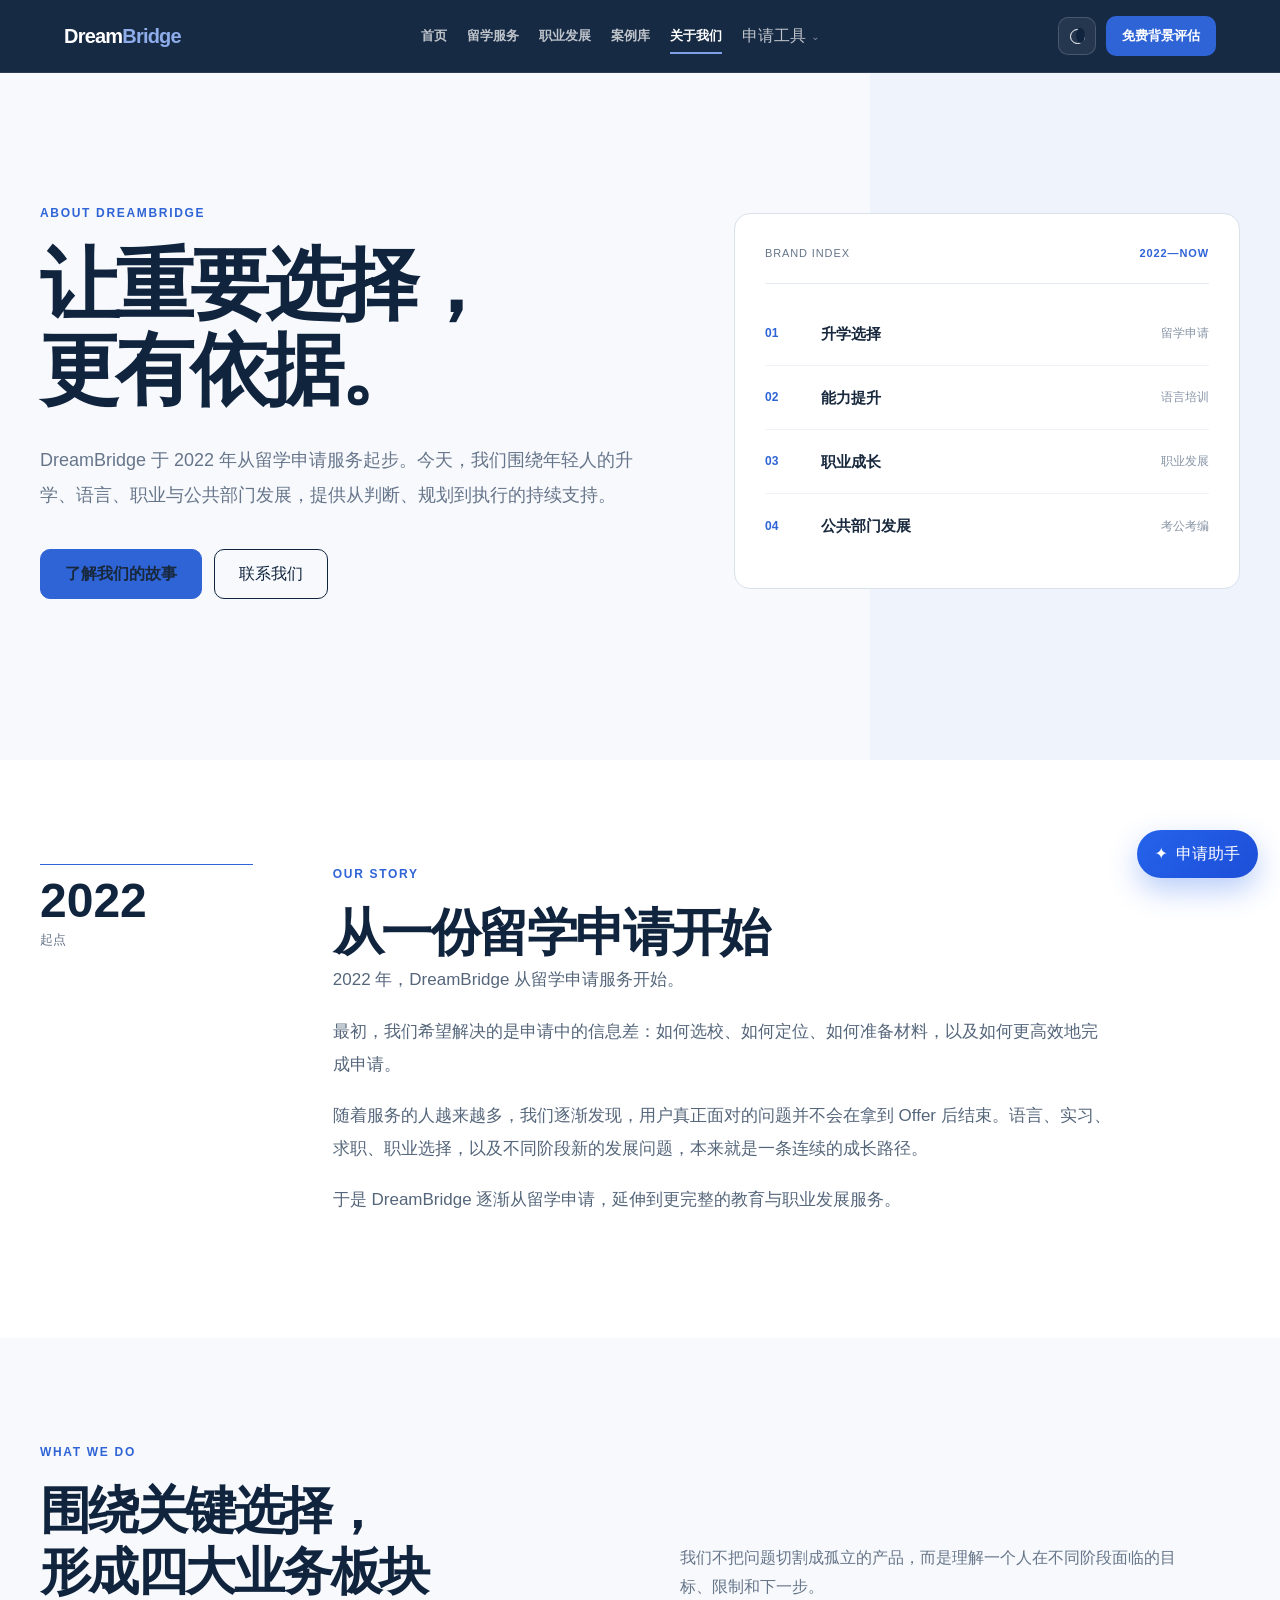
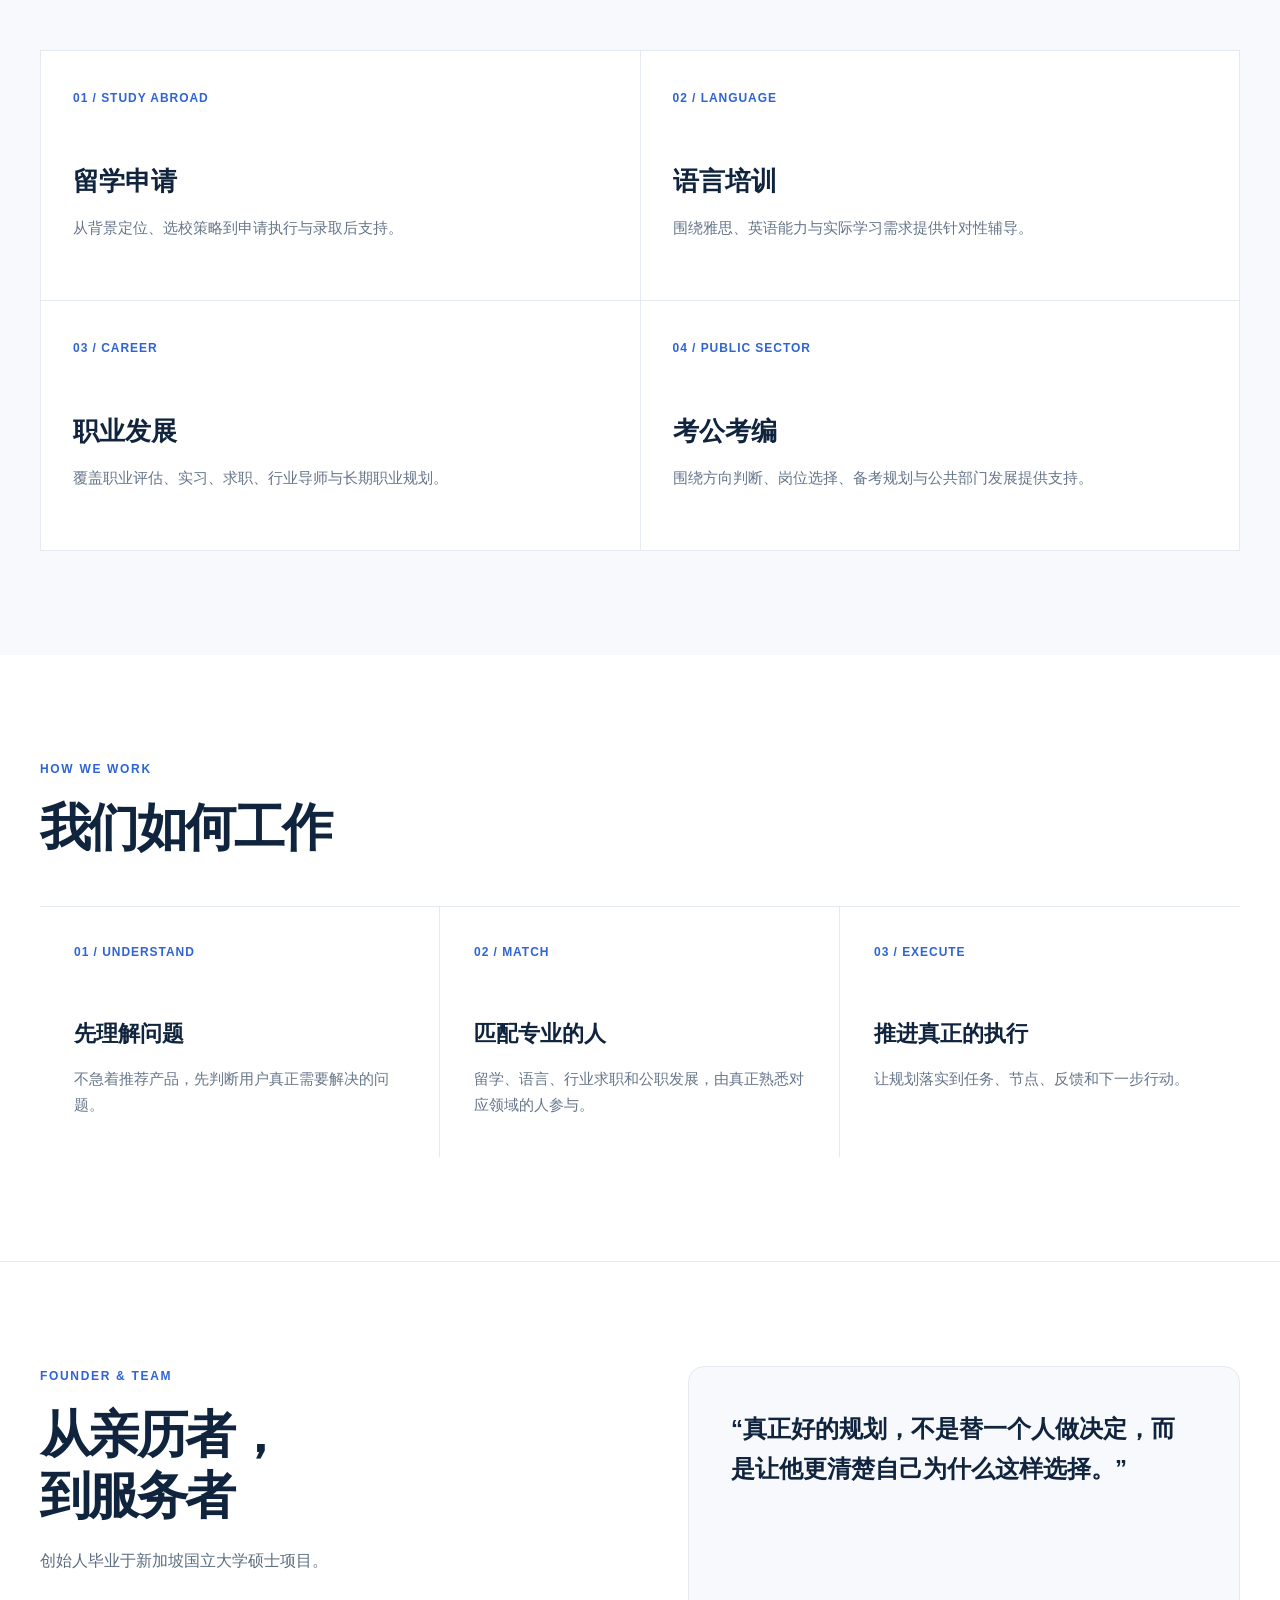
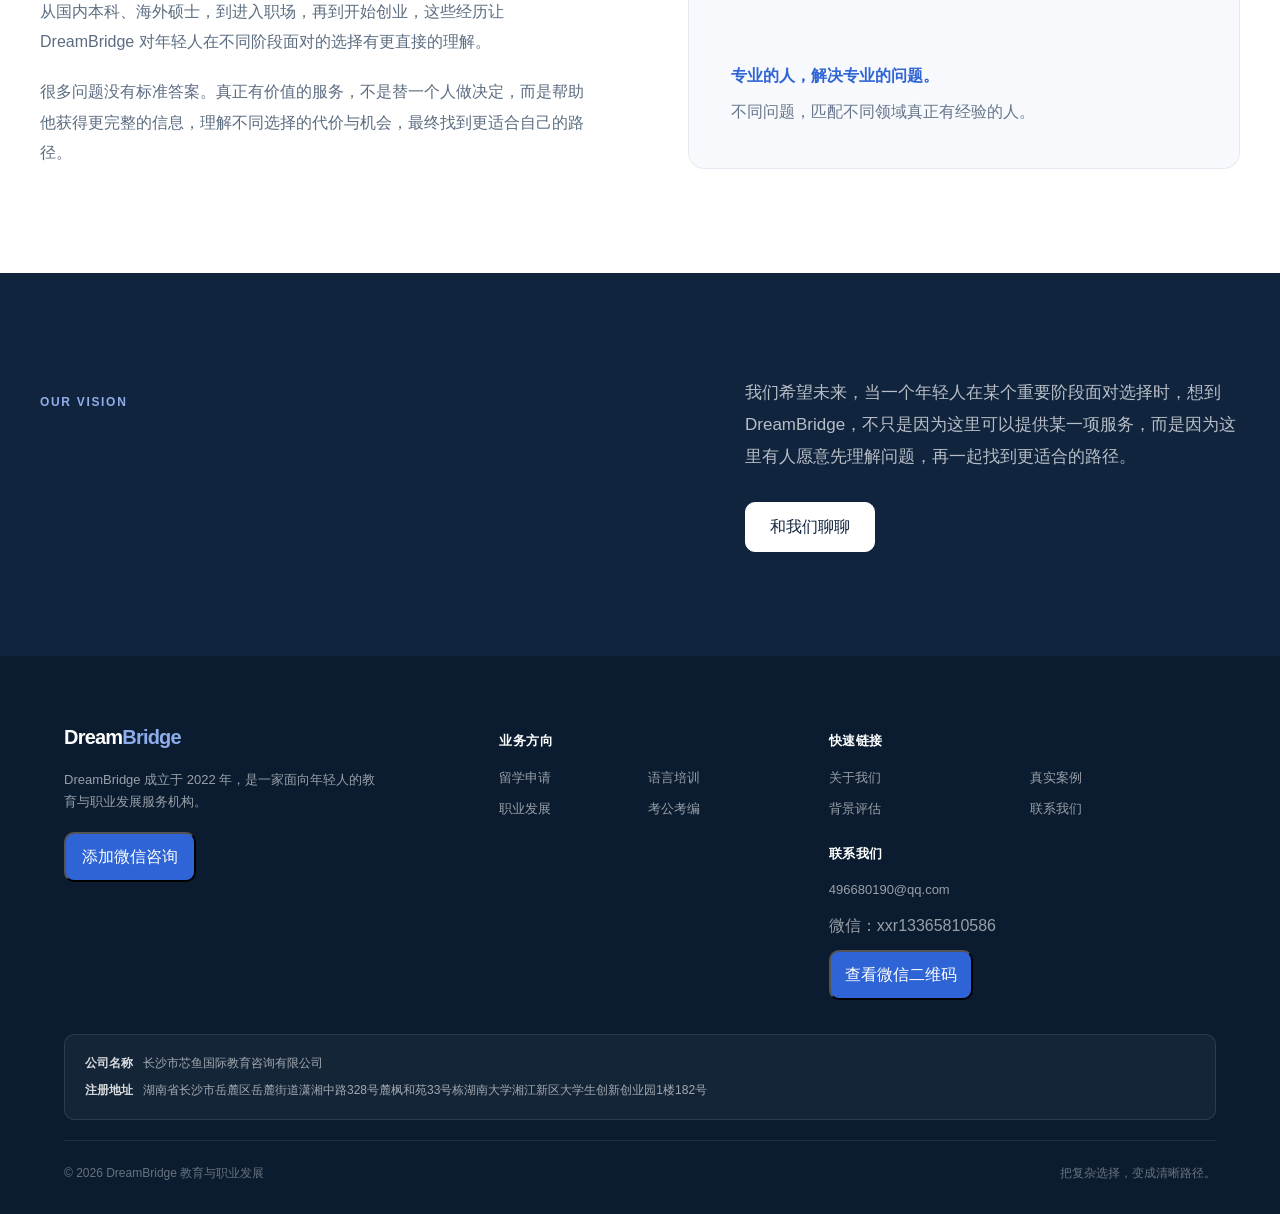
<file: about.html>
<!DOCTYPE html>
<html lang="zh-CN">
<head>
  <meta charset="UTF-8">
  <meta name="viewport" content="width=device-width, initial-scale=1.0">
  <meta name="description" content="了解 DreamBridge：一家面向年轻人的教育与职业发展服务机构，业务覆盖留学申请、语言培训、职业发展与考公考编。">
  <title>关于 DreamBridge｜教育与职业发展服务</title>
<link rel="stylesheet" href="site-shell.css?v=20260915-1">
</head>
<body class="about-page">
  <header class="header"></header>

  <main>
    <section class="about-hero" aria-labelledby="about-title">
      <div class="about-container about-hero-grid">
        <div>
          <p class="about-kicker">ABOUT DREAMBRIDGE</p>
          <h1 id="about-title">让重要选择，<br>更有依据。</h1>
          <p class="about-lead">DreamBridge 于 2022 年从留学申请服务起步。今天，我们围绕年轻人的升学、语言、职业与公共部门发展，提供从判断、规划到执行的持续支持。</p>
          <div class="about-actions">
            <a class="about-button about-button--primary" href="#our-story">了解我们的故事</a>
            <button class="about-button about-button--secondary" type="button" data-about-contact>联系我们</button>
          </div>
        </div>
        <aside class="about-brand-index" aria-label="DreamBridge 服务路径">
          <div class="about-brand-index-head"><span>BRAND INDEX</span><b>2022—NOW</b></div>
          <ol>
            <li><span>01</span><strong>升学选择</strong><small>留学申请</small></li>
            <li><span>02</span><strong>能力提升</strong><small>语言培训</small></li>
            <li><span>03</span><strong>职业成长</strong><small>职业发展</small></li>
            <li><span>04</span><strong>公共部门发展</strong><small>考公考编</small></li>
          </ol>
        </aside>
      </div>
    </section>

    <section class="about-section" id="our-story" aria-labelledby="story-title">
      <div class="about-container about-story-grid">
        <div class="about-story-year"><span>2022</span><small>起点</small></div>
        <div class="about-story-content">
          <p class="about-kicker">OUR STORY</p>
          <h2 id="story-title">从一份留学申请开始</h2>
          <p>2022 年，DreamBridge 从留学申请服务开始。</p>
          <p>最初，我们希望解决的是申请中的信息差：如何选校、如何定位、如何准备材料，以及如何更高效地完成申请。</p>
          <p>随着服务的人越来越多，我们逐渐发现，用户真正面对的问题并不会在拿到 Offer 后结束。语言、实习、求职、职业选择，以及不同阶段新的发展问题，本来就是一条连续的成长路径。</p>
          <p>于是 DreamBridge 逐渐从留学申请，延伸到更完整的教育与职业发展服务。</p>
        </div>
      </div>
    </section>

    <section class="about-section about-section--soft" id="what-we-do" aria-labelledby="what-title">
      <div class="about-container">
        <div class="about-section-head">
          <div><p class="about-kicker">WHAT WE DO</p><h2 id="what-title">围绕关键选择，<br>形成四大业务板块</h2></div>
          <p>我们不把问题切割成孤立的产品，而是理解一个人在不同阶段面临的目标、限制和下一步。</p>
        </div>
        <div class="about-business-grid">
          <a href="package.html"><span>01 / STUDY ABROAD</span><h3>留学申请</h3><p>从背景定位、选校策略到申请执行与录取后支持。</p></a>
          <a href="package.html#ielts-training"><span>02 / LANGUAGE</span><h3>语言培训</h3><p>围绕雅思、英语能力与实际学习需求提供针对性辅导。</p></a>
          <a href="career.html"><span>03 / CAREER</span><h3>职业发展</h3><p>覆盖职业评估、实习、求职、行业导师与长期职业规划。</p></a>
          <div><span>04 / PUBLIC SECTOR</span><h3>考公考编</h3><p>围绕方向判断、岗位选择、备考规划与公共部门发展提供支持。</p></div>
        </div>
      </div>
    </section>

    <section class="about-section" aria-labelledby="work-title">
      <div class="about-container">
        <div class="about-section-head"><div><p class="about-kicker">HOW WE WORK</p><h2 id="work-title">我们如何工作</h2></div></div>
        <div class="about-work-grid">
          <article><span>01 / UNDERSTAND</span><h3>先理解问题</h3><p>不急着推荐产品，先判断用户真正需要解决的问题。</p></article>
          <article><span>02 / MATCH</span><h3>匹配专业的人</h3><p>留学、语言、行业求职和公职发展，由真正熟悉对应领域的人参与。</p></article>
          <article><span>03 / EXECUTE</span><h3>推进真正的执行</h3><p>让规划落实到任务、节点、反馈和下一步行动。</p></article>
        </div>
      </div>
    </section>

    <section class="about-section about-team" aria-labelledby="team-title">
      <div class="about-container about-team-grid">
        <div>
          <p class="about-kicker">FOUNDER &amp; TEAM</p>
          <h2 id="team-title">从亲历者，<br>到服务者</h2>
          <p>创始人毕业于新加坡国立大学硕士项目。</p>
          <p>从国内本科、海外硕士，到进入职场，再到开始创业，这些经历让 DreamBridge 对年轻人在不同阶段面对的选择有更直接的理解。</p>
          <p>很多问题没有标准答案。真正有价值的服务，不是替一个人做决定，而是帮助他获得更完整的信息，理解不同选择的代价与机会，最终找到更适合自己的路径。</p>
        </div>
        <div class="about-team-note">
          <blockquote>“真正好的规划，不是替一个人做决定，而是让他更清楚自己为什么这样选择。”</blockquote>
          <div><strong>专业的人，解决专业的问题。</strong><p>不同问题，匹配不同领域真正有经验的人。</p></div>
        </div>
      </div>
    </section>

    <section class="about-vision" aria-labelledby="vision-title">
      <div class="about-container about-vision-inner">
        <div>
          <p class="about-kicker">OUR VISION</p>
          <h2 id="vision-title">看见更大的世界，<br>也看清自己的下一步。</h2>
        </div>
        <div>
          <p>我们希望未来，当一个年轻人在某个重要阶段面对选择时，想到 DreamBridge，不只是因为这里可以提供某一项服务，而是因为这里有人愿意先理解问题，再一起找到更适合的路径。</p>
          <button class="about-button about-button--light" type="button" data-about-contact>和我们聊聊</button>
        </div>
      </div>
    </section>
  </main>

  <footer class="footer" id="contact"></footer>

  <div class="about-modal" id="aboutModal" role="dialog" aria-modal="true" aria-label="微信咨询" aria-hidden="true">
    <div class="about-modal-card">
      <button class="about-modal-close" type="button" aria-label="关闭">×</button>
      <h2>和 DreamBridge 聊聊</h2>
      <p>扫码添加顾问，告诉我们你正在面对的选择。</p>
      <img src="assets/wechat-qr.jpg?v=20260915-1" alt="DreamBridge 微信咨询二维码">
    </div>
  </div>

  <script src="site-shell.js?v=20260913-1"></script>
  <script src="dreambridge-ai-chat.js?v=20260912-1"></script>
  <script>
    (() => {
      const modal = document.getElementById('aboutModal');
      const close = modal.querySelector('.about-modal-close');
      window.openQr = () => {
        modal.classList.add('is-open');
        modal.setAttribute('aria-hidden', 'false');
        document.body.style.overflow = 'hidden';
        close.focus();
      };
      const closeModal = () => {
        modal.classList.remove('is-open');
        modal.setAttribute('aria-hidden', 'true');
        document.body.style.overflow = '';
      };
      document.querySelectorAll('[data-about-contact]').forEach(button => button.addEventListener('click', window.openQr));
      close.addEventListener('click', closeModal);
      modal.addEventListener('click', event => { if (event.target === modal) closeModal(); });
      document.addEventListener('keydown', event => { if (event.key === 'Escape') closeModal(); });
    })();
  </script>
</body>
</html>
</file>
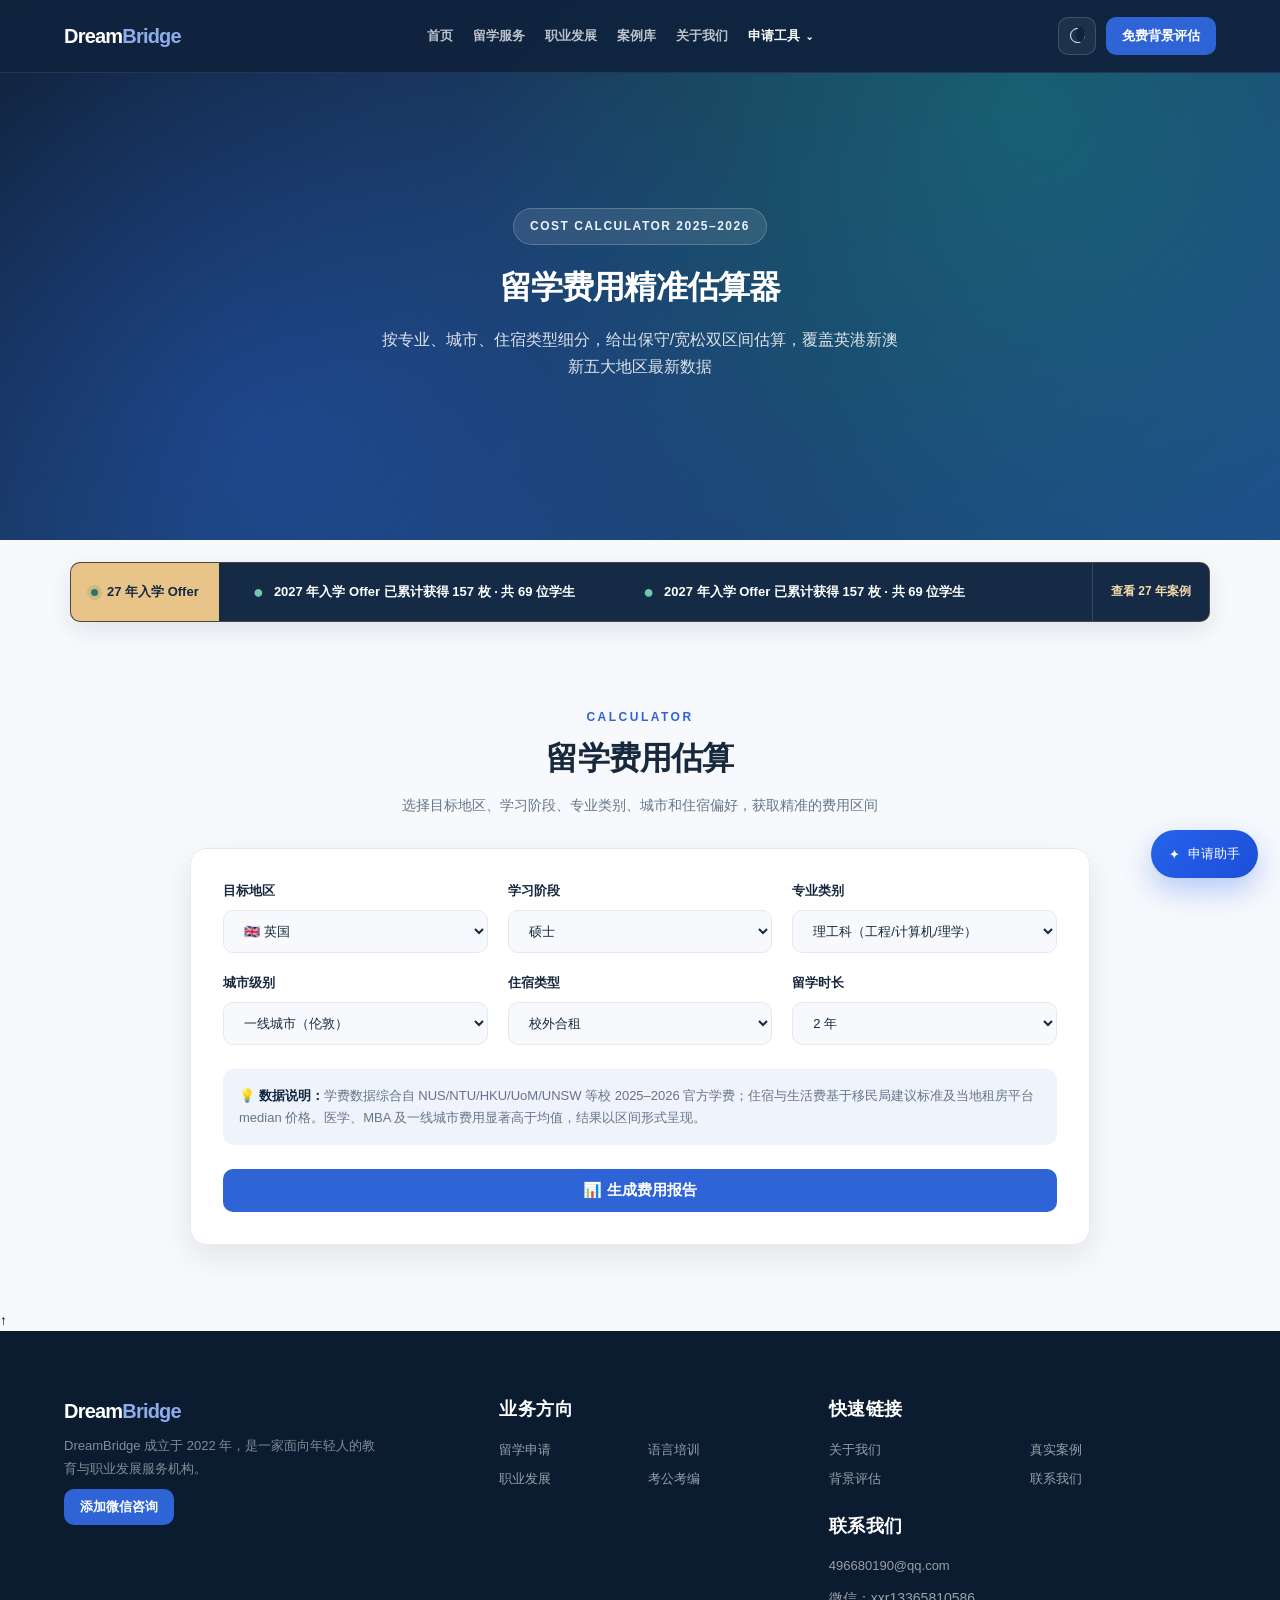
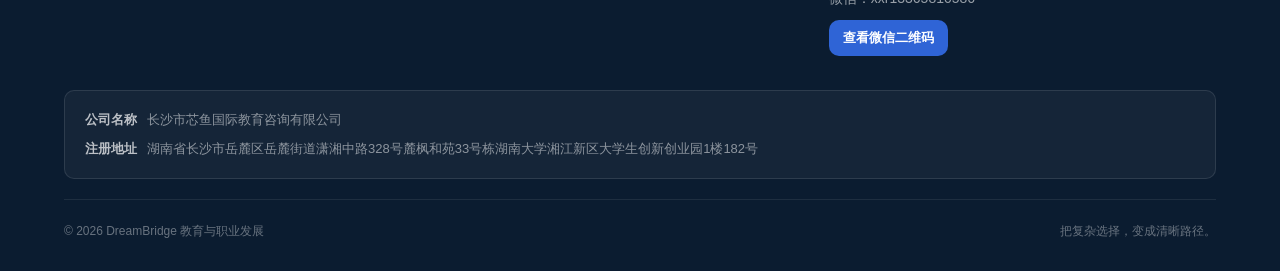
<file: calculator.html>
<!DOCTYPE html>
<html lang="zh-CN">
<head>
<meta charset="UTF-8">
<meta name="viewport" content="width=device-width, initial-scale=1.0">
<meta name="description" content="DreamBridge留学费用计算器，按专业、城市、住宿类型精准估算留学总费用。">
<title>费用计算器｜DreamBridge留学费用估算工具</title>
<style>
:root {
  --color-bg: #f7fbff;
  --color-surface: #ffffff;
  --color-text: #12223a;
  --color-text-secondary: #607086;
  --color-text-tertiary: #8a9bb0;
  --color-primary: #2563EB;
  --color-primary-light: #EFF6FF;
  --color-primary-dark: #1D4ED8;
  --color-secondary: #10b981;
  --color-accent: #F59E0B;
  --color-accent-light: #FEF3C7;
  --color-border: #e5edf6;
  --color-border-light: #f0f4f8;
  --shadow-sm: 0 2px 8px rgba(18, 34, 58, 0.06);
  --shadow-md: 0 8px 24px rgba(18, 34, 58, 0.08);
  --shadow-lg: 0 16px 48px rgba(18, 34, 58, 0.12);
  --radius-sm: 8px;
  --radius-md: 12px;
  --radius-lg: 16px;
  --radius-xl: 20px;
  --radius-full: 999px;
  --space-1: 4px;
  --space-2: 8px;
  --space-3: 12px;
  --space-4: 16px;
  --space-5: 20px;
  --space-6: 24px;
  --space-8: 32px;
  --space-10: 40px;
  --space-12: 48px;
  --space-16: 64px;
  --space-20: 80px;
  --font-sans: Inter, system-ui, -apple-system, 'Segoe UI', sans-serif;
  --text-xs: 12px;
  --text-sm: 13px;
  --text-base: 14px;
  --text-md: 15px;
  --text-lg: 16px;
  --text-xl: 18px;
  --text-2xl: 20px;
  --text-3xl: 24px;
  --text-4xl: 32px;
  --ease-out: cubic-bezier(0.16, 1, 0.3, 1);
  --duration-base: 250ms;
}
*, *::before, *::after { box-sizing: border-box; margin: 0; padding: 0; }
html { scroll-behavior: smooth; }
body {
  font-family: var(--font-sans);
  color: var(--color-text);
  background: var(--color-bg);
  line-height: 1.6;
  font-size: var(--text-base);
  -webkit-font-smoothing: antialiased;
}
button { font-family: inherit; cursor: pointer; border: none; background: none; }
select, input { font-family: inherit; font-size: inherit; }
a { color: inherit; text-decoration: none; }
.container { width: min(1140px, 92%); margin: 0 auto; }
.section { padding: var(--space-20) 0; }
.section-kicker {
  color: var(--color-primary);
  font-size: var(--text-xs);
  letter-spacing: 2.5px;
  text-transform: uppercase;
  font-weight: 700;
  margin-bottom: var(--space-3);
}
.section-title {
  font-size: clamp(var(--text-3xl), 4vw, var(--text-4xl));
  font-weight: 800;
  line-height: 1.2;
  margin-bottom: var(--space-4);
}

/* Header */
.header {
  position: fixed;
  top: 0; left: 0; right: 0;
  z-index: 100;
  background: transparent;
  transition: background var(--duration-base) ease, box-shadow var(--duration-base) ease;
}
.header.scrolled {
  background: rgba(11, 17, 32, 0.92);
  backdrop-filter: blur(12px) saturate(180%);
  box-shadow: var(--shadow-md);
}
.nav-wrap {
  display: flex;
  align-items: center;
  justify-content: space-between;
  padding: var(--space-4) 0;
}
.logo {
  font-size: var(--text-2xl);
  font-weight: 800;
  color: #fff;
  letter-spacing: -0.5px;
}
.logo span { color: var(--color-secondary); }
.nav-links { display: flex; gap: var(--space-6); }
.nav-links a {
  color: rgba(255,255,255,0.9);
  font-size: var(--text-sm);
  font-weight: 600;
  transition: opacity 150ms ease;
}
.nav-links a:hover { opacity: 0.75; }
.theme-toggle {
  width: 36px; height: 36px;
  border-radius: var(--radius-md);
  background: rgba(255,255,255,0.12);
  border: 1px solid rgba(255,255,255,0.2);
  color: #fff;
  display: grid;
  place-items: center;
  font-size: var(--text-md);
  transition: all 150ms ease;
}
.theme-toggle:hover { background: rgba(255,255,255,0.2); }

/* Hero */
.hero {
  min-height: 60vh;
  position: relative;
  display: grid;
  place-items: center;
  background: linear-gradient(135deg, #0f1c2e 0%, #1a3a5c 40%, #1e4d8b 100%);
  overflow: hidden;
  padding-top: 80px;
}
.hero::before {
  content: '';
  position: absolute; inset: 0;
  background-image:
    radial-gradient(circle at 20% 80%, rgba(37, 99, 235, 0.35) 0%, transparent 50%),
    radial-gradient(circle at 80% 20%, rgba(16, 185, 129, 0.25) 0%, transparent 50%);
}
.hero-content {
  position: relative;
  z-index: 1;
  color: #fff;
  text-align: center;
  max-width: 680px;
  padding: 0 var(--space-5);
}
.hero-tag {
  display: inline-block;
  background: rgba(255,255,255,0.1);
  border: 1px solid rgba(255,255,255,0.2);
  color: #eaf3ff;
  padding: var(--space-2) var(--space-4);
  border-radius: var(--radius-full);
  font-size: var(--text-xs);
  font-weight: 600;
  letter-spacing: 1.5px;
  text-transform: uppercase;
  margin-bottom: var(--space-6);
  backdrop-filter: blur(4px);
}
.hero-title {
  font-size: clamp(var(--text-3xl), 5vw, var(--text-4xl));
  font-weight: 800;
  line-height: 1.15;
  margin-bottom: var(--space-5);
}
.hero-subtitle {
  font-size: clamp(var(--text-md), 2vw, var(--text-lg));
  color: rgba(255,255,255,0.85);
  line-height: 1.7;
  margin-bottom: var(--space-8);
  max-width: 520px;
  margin-left: auto;
  margin-right: auto;
}

/* Buttons */
.btn {
  display: inline-flex;
  align-items: center;
  justify-content: center;
  gap: var(--space-2);
  padding: var(--space-3) var(--space-6);
  border-radius: var(--radius-md);
  font-weight: 700;
  font-size: var(--text-md);
  transition: all var(--duration-base) var(--ease-out);
  cursor: pointer;
  border: none;
}
.btn-primary {
  background: linear-gradient(135deg, #F59E0B, #D97706);
  color: #fff;
  box-shadow: 0 8px 24px rgba(245, 158, 11, 0.3);
}
.btn-primary:hover {
  transform: translateY(-2px);
  box-shadow: 0 12px 32px rgba(245, 158, 11, 0.35);
}
.btn-secondary {
  background: rgba(255,255,255,0.1);
  color: #fff;
  border: 1.5px solid rgba(255,255,255,0.35);
  backdrop-filter: blur(4px);
}
.btn-secondary:hover {
  background: rgba(255,255,255,0.18);
  border-color: rgba(255,255,255,0.5);
}

/* Calculator */
.calc-section { padding: var(--space-16) 0; }
.calc-tool {
  max-width: 900px;
  margin: 0 auto;
  background: var(--color-surface);
  border: 1px solid var(--color-border);
  border-radius: var(--radius-xl);
  padding: var(--space-8);
  box-shadow: var(--shadow-lg);
}
.calc-grid {
  display: grid;
  grid-template-columns: repeat(3, 1fr);
  gap: var(--space-5);
  margin-bottom: var(--space-6);
}
.calc-field {
  display: flex;
  flex-direction: column;
  gap: var(--space-2);
}
.calc-field label {
  font-size: var(--text-sm);
  font-weight: 600;
  color: var(--color-text);
}
.calc-field select {
  padding: var(--space-3) var(--space-4);
  border: 1px solid var(--color-border);
  border-radius: var(--radius-md);
  background: var(--color-bg);
  color: var(--color-text);
  font-size: var(--text-sm);
  width: 100%;
  cursor: pointer;
  transition: all 150ms ease;
}
.calc-field select:focus {
  outline: none;
  border-color: var(--color-primary);
  box-shadow: 0 0 0 3px rgba(37, 99, 235, 0.1);
}
.calc-note {
  background: var(--color-primary-light);
  border-radius: var(--radius-md);
  padding: var(--space-4);
  margin-bottom: var(--space-6);
  font-size: var(--text-sm);
  color: var(--color-text-secondary);
  line-height: 1.7;
}
.calc-note strong { color: var(--color-primary-dark); }

/* Result */
.calc-result {
  margin-top: var(--space-8);
  display: none;
  animation: fadeIn 400ms ease;
}
.calc-result.show { display: block; }
@keyframes fadeIn {
  from { opacity: 0; transform: translateY(12px); }
  to { opacity: 1; transform: translateY(0); }
}
.result-board {
  display: grid;
  grid-template-columns: repeat(2, 1fr);
  gap: var(--space-4);
  margin-bottom: var(--space-6);
}
.result-card {
  background: var(--color-primary-light);
  border: 1px solid var(--color-border);
  border-radius: var(--radius-md);
  padding: var(--space-5);
}
.result-card.highlight {
  background: linear-gradient(135deg, var(--color-accent), #ff8f5a);
  color: #fff;
  border: none;
  grid-column: 1 / -1;
}
.result-card.highlight .result-label,
.result-card.highlight .result-value,
.result-card.highlight .result-sub {
  color: #fff;
}
.result-label {
  font-size: var(--text-xs);
  color: var(--color-text-secondary);
  margin-bottom: var(--space-2);
  font-weight: 600;
}
.result-value {
  font-size: var(--text-2xl);
  font-weight: 800;
  color: var(--color-primary);
  line-height: 1;
}
.result-sub {
  font-size: var(--text-xs);
  color: var(--color-text-tertiary);
  margin-top: var(--space-2);
}

/* Breakdown */
.breakdown-grid {
  display: grid;
  grid-template-columns: repeat(2, 1fr);
  gap: var(--space-4);
  margin-bottom: var(--space-6);
}
.breakdown-card {
  background: var(--color-surface);
  border: 1px solid var(--color-border);
  border-radius: var(--radius-lg);
  padding: var(--space-5);
}
.breakdown-card h4 {
  font-size: var(--text-sm);
  font-weight: 700;
  margin-bottom: var(--space-4);
  color: var(--color-text);
  display: flex;
  align-items: center;
  gap: var(--space-2);
}
.breakdown-row {
  display: flex;
  justify-content: space-between;
  align-items: center;
  padding: var(--space-3) 0;
  border-bottom: 1px solid var(--color-border-light);
  font-size: var(--text-sm);
}
.breakdown-row:last-child { border-bottom: none; }
.breakdown-row .label { color: var(--color-text-secondary); }
.breakdown-row .value { font-weight: 700; color: var(--color-text); }

/* Tips */
.tips-card {
  background: linear-gradient(135deg, #f0fdf4, #ecfdf5);
  border: 1px solid #bbf7d0;
  border-radius: var(--radius-lg);
  padding: var(--space-5);
  margin-top: var(--space-6);
}
.tips-card h4 {
  font-size: var(--text-sm);
  font-weight: 700;
  color: #166534;
  margin-bottom: var(--space-3);
}
.tips-card ul {
  list-style: none;
  display: flex;
  flex-direction: column;
  gap: var(--space-2);
}
.tips-card li {
  font-size: var(--text-sm);
  color: #15803d;
  padding-left: var(--space-4);
  position: relative;
}
.tips-card li::before {
  content: '💡';
  position: absolute;
  left: 0;
}

/* Footer */
.footer {
  background: #0B1120;
  color: #b0c4de;
  padding: var(--space-12) 0 var(--space-8);
}
.footer-grid {
  display: flex;
  justify-content: space-between;
  gap: var(--space-8);
  align-items: center;
}
.footer h2 { color: #fff; font-size: var(--text-xl); margin-bottom: var(--space-4); }
.footer p { margin: var(--space-2) 0; font-size: var(--text-sm); opacity: 0.85; }
.footer-actions { display: flex; gap: var(--space-3); flex-wrap: wrap; }

/* Mobile CTA */
.mobile-cta {
  position: fixed;
  bottom: 0; left: 0; right: 0;
  background: var(--color-surface);
  border-top: 1px solid var(--color-border);
  padding: var(--space-3) var(--space-4);
  display: none;
  gap: var(--space-3);
  align-items: center;
  z-index: 50;
  box-shadow: 0 -4px 20px rgba(0,0,0,0.08);
}
.mobile-cta-wx {
  font-size: var(--text-sm);
  color: var(--color-text);
  font-weight: 600;
  flex: 1;
  white-space: nowrap;
  overflow: hidden;
  text-overflow: ellipsis;
}

/* QR Modal */
.qr-modal {
  position: fixed; inset: 0;
  background: rgba(10, 20, 36, 0.65);
  display: none;
  place-items: center;
  z-index: 200;
  backdrop-filter: blur(6px);
  padding: var(--space-5);
}
.qr-modal.show { display: grid; }
.qr-card {
  background: var(--color-surface);
  border-radius: var(--radius-xl);
  padding: var(--space-8);
  text-align: center;
  position: relative;
  box-shadow: var(--shadow-xl);
  max-width: 360px;
  width: 100%;
  animation: modalIn 400ms var(--ease-out);
}
@keyframes modalIn {
  from { opacity: 0; transform: scale(0.95) translateY(20px); }
  to { opacity: 1; transform: scale(1) translateY(0); }
}
.qr-fallback {
  width: 200px; height: 200px;
  margin: var(--space-4) auto;
  background: linear-gradient(135deg, #07c160, #059142);
  border-radius: var(--radius-md);
  display: flex;
  flex-direction: column;
  align-items: center;
  justify-content: center;
  color: #fff;
  gap: var(--space-3);
}
.qr-fallback svg { width: 64px; height: 64px; opacity: 0.9; }
.qr-fallback span { font-size: var(--text-sm); font-weight: 700; letter-spacing: 1px; }
.qr-wxid {
  font-size: var(--text-lg);
  font-weight: 800;
  color: var(--color-primary);
  margin-top: var(--space-2);
  letter-spacing: 1px;
}
.qr-close {
  position: absolute;
  right: var(--space-4); top: var(--space-3);
  background: none; border: none;
  font-size: var(--text-2xl);
  cursor: pointer;
  color: var(--color-text-secondary);
  width: 36px; height: 36px;
  display: grid; place-items: center;
  border-radius: 50%;
  transition: all 150ms ease;
}
.qr-close:hover { background: var(--color-border-light); color: var(--color-text); }

/* Responsive */
@keyframes spin { to { transform: rotate(360deg); } }
@media (max-width: 768px) {
  .nav-links { display: none; }
  .calc-grid { grid-template-columns: 1fr; }
  .result-board { grid-template-columns: 1fr; }
  .breakdown-grid { grid-template-columns: 1fr; }
  .footer-grid { flex-direction: column; text-align: center; }
  .footer-actions { justify-content: center; }
  .mobile-cta { display: flex; }
}


/* ===== Count-up number styling ===== */
.count-up { font-variant-numeric: tabular-nums; }

/* ===== Stagger children animation ===== */
.stagger-children > * {
  opacity: 0;
  transform: translateY(16px);
  transition: opacity 0.4s cubic-bezier(0.16, 1, 0.3, 1), transform 0.4s cubic-bezier(0.16, 1, 0.3, 1);
}
.stagger-children.visible > *:nth-child(1) { transition-delay: 0ms; opacity: 1; transform: translateY(0); }
.stagger-children.visible > *:nth-child(2) { transition-delay: 80ms; opacity: 1; transform: translateY(0); }
.stagger-children.visible > *:nth-child(3) { transition-delay: 160ms; opacity: 1; transform: translateY(0); }
.stagger-children.visible > *:nth-child(4) { transition-delay: 240ms; opacity: 1; transform: translateY(0); }
.stagger-children.visible > *:nth-child(5) { transition-delay: 320ms; opacity: 1; transform: translateY(0); }
.stagger-children.visible > *:nth-child(6) { transition-delay: 400ms; opacity: 1; transform: translateY(0); }

/* ===== Footer responsive overrides ===== */
@keyframes spin { to { transform: rotate(360deg); } }
@media (max-width: 768px) {
  .footer-grid { grid-template-columns: 1fr !important; gap: 32px !important; text-align: center; }
  .footer-brand p { margin: 0 auto 16px !important; }
  .footer-brand div { justify-content: center; }
  .footer-nav a { padding-left: 0 !important; }
}
</style>
<link rel="stylesheet" href="site-shell.css?v=20260915-1">
</head>
<body>

<header class="header" id="topHeader">
  <div class="container nav-wrap">
    <nav class="nav-links">
      <a href="about.html">关于我们</a>
      <a href="package.html">套餐服务</a>
    </nav>
    <a href="index.html" class="logo">Dream<span>Bridge</span></a>
    <nav class="nav-links">
      <a href="cases.html">案例汇总</a>
      <a href="index.html#faq">常见问题</a>
    </nav>
    <button class="theme-toggle" id="themeToggle">🌓</button>
  </div>
</header>
<script src="site-shell.js?v=20260913-1"></script>

<main>
<section class="hero">
  <div class="hero-content">
    <div class="hero-tag">Cost Calculator 2025–2026</div>
    <h1 class="hero-title">留学费用精准估算器</h1>
    <p class="hero-subtitle">
      按专业、城市、住宿类型细分，给出保守/宽松双区间估算，覆盖英港新澳新五大地区最新数据
    </p>
  </div>
</section>

<section class="calc-section" id="calculator">
  <div class="container">
    <p class="section-kicker" style="text-align:center;">Calculator</p>
    <h2 class="section-title" style="text-align:center;">留学费用估算</h2>
    <p style="text-align:center;color:var(--color-text-secondary);margin-bottom:var(--space-8);max-width:560px;margin-left:auto;margin-right:auto;">
      选择目标地区、学习阶段、专业类别、城市和住宿偏好，获取精准的费用区间
    </p>

    <div class="calc-tool">
      <div class="calc-grid">
        <div class="calc-field">
          <label>目标地区</label>
          <select id="calcRegion" onchange="updateCityOptions()">
            <option value="uk">🇬🇧 英国</option>
            <option value="hk">🇭🇰 香港</option>
            <option value="sg">🇸🇬 新加坡</option>
            <option value="au">🇦🇺 澳洲</option>
            <option value="nz">🇳🇿 新西兰</option>
          </select>
        </div>
        <div class="calc-field">
          <label>学习阶段</label>
          <select id="calcLevel">
            <option value="bachelor">本科</option>
            <option value="master" selected>硕士</option>
            <option value="phd">博士</option>
            <option value="mba">MBA</option>
          </select>
        </div>
        <div class="calc-field">
          <label>专业类别</label>
          <select id="calcMajor">
            <option value="arts">文科（人文/社科/教育）</option>
            <option value="stem" selected>理工科（工程/计算机/理学）</option>
            <option value="business">商科（管理/经济/金融）</option>
            <option value="medical">医学/牙医/兽医/药学</option>
            <option value="art">艺术/设计/音乐/建筑</option>
            <option value="law">法律/法学</option>
          </select>
        </div>
        <div class="calc-field">
          <label>城市级别</label>
          <select id="calcCity">
            <option value="tier1">一线城市（伦敦/香港/悉尼/墨尔本/新加坡/奥克兰）</option>
            <option value="tier2">二线城市（曼彻斯特/布里斯班/珀斯/格拉斯哥等）</option>
          </select>
        </div>
        <div class="calc-field">
          <label>住宿类型</label>
          <select id="calcAccommodation">
            <option value="campus">校内宿舍</option>
            <option value="shared" selected>校外合租</option>
            <option value="studio">校外单间/Studio</option>
          </select>
        </div>
        <div class="calc-field">
          <label>留学时长</label>
          <select id="calcDuration">
            <option value="1">1 年</option>
            <option value="1.5">1.5 年</option>
            <option value="2" selected>2 年</option>
            <option value="3">3 年</option>
            <option value="4">4 年</option>
          </select>
        </div>
      </div>

      <div class="calc-note">
        <strong>💡 数据说明：</strong>学费数据综合自 NUS/NTU/HKU/UoM/UNSW 等校 2025–2026 官方学费；住宿与生活费基于移民局建议标准及当地租房平台 median 价格。医学、MBA 及一线城市费用显著高于均值，结果以区间形式呈现。
      </div>

      <button class="btn btn-primary" onclick="calculateCost()" style="width:100%;">📊 生成费用报告</button>

      <div class="calc-result" id="calcResult">
        <div class="result-board">
          <div class="result-card">
            <div class="result-label">学费总计（当地货币）</div>
            <div class="result-value" id="tuitionLocal">-</div>
            <div class="result-sub" id="tuitionLocalSub">按所选阶段与专业</div>
          </div>
          <div class="result-card">
            <div class="result-label">学费总计（人民币）</div>
            <div class="result-value" id="tuitionRmb">-</div>
            <div class="result-sub" id="tuitionRmbSub">含汇率波动缓冲</div>
          </div>
          <div class="result-card">
            <div class="result-label">住宿总计（人民币）</div>
            <div class="result-value" id="accommodationRmb">-</div>
            <div class="result-sub" id="accommodationRmbSub">按城市与住宿类型</div>
          </div>
          <div class="result-card">
            <div class="result-label">生活费总计（人民币）</div>
            <div class="result-value" id="livingRmb">-</div>
            <div class="result-sub" id="livingRmbSub">餐饮+交通+杂费</div>
          </div>
          <div class="result-card highlight">
            <div class="result-label">首年总费用（人民币）</div>
            <div class="result-value" id="totalYear1">-</div>
            <div class="result-sub" id="totalYear1Sub">保守估算 → 宽松估算</div>
          </div>
          <div class="result-card highlight">
            <div class="result-label">全程总费用（人民币）</div>
            <div class="result-value" id="totalAll">-</div>
            <div class="result-sub" id="totalAllSub">按所选时长累计</div>
          </div>
        </div>

        <div class="breakdown-grid">
          <div class="breakdown-card">
            <h4>📋 首年费用明细（人民币）</h4>
            <div id="breakdownList"></div>
          </div>
          <div class="breakdown-card">
            <h4>📈 汇率与基准</h4>
            <div id="rateInfo"></div>
          </div>
        </div>

        <div class="tips-card" id="tipsCard" style="display:none;">
          <h4>💰 针对你的省钱建议</h4>
          <ul id="tipsList"></ul>
        </div>

        <p style="text-align:center;color:var(--color-text-tertiary);font-size:var(--text-xs);margin-top:var(--space-4);">
          * 以上费用仅供参考，实际学费以学校官网 offer 为准；住宿费因地段、房型、租约时长差异较大；生活费因个人消费习惯浮动 ±30% 属正常范围。
        </p>
      </div>
    </div>
  </div>
</section>
</main>


<!-- 回到顶部 -->
<button class="to-top" id="toTop">&#8593;</button>

<footer class="footer" id="contact">
  <div class="container">
    <div class="footer-grid" style="display:grid;grid-template-columns:1.2fr 1fr 1fr;gap:48px;align-items:start;">
      <div class="footer-brand">
        <a href="index.html" class="logo" style="font-size:20px;margin-bottom:16px;display:inline-block;">Dream<span>Bridge</span></a>
        <p style="font-size:13px;color:rgba(255,255,255,0.55);line-height:1.7;margin-bottom:16px;max-width:280px;">DreamBridge 成立于 2022 年，是一家面向年轻人的教育与职业发展服务机构。</p>
        <div style="display:flex;gap:12px;">
          <button class="btn btn-primary btn-sm" onclick="openQr()">立即咨询</button>
          <a class="btn btn-secondary btn-sm" href="mailto:496680190@qq.com" style="color:rgba(255,255,255,0.7);border-color:rgba(255,255,255,0.15);">发送邮件</a>
        </div>
      </div>
      <div class="footer-nav">
        <h4 style="color:#fff;font-size:13px;font-weight:700;margin-bottom:16px;letter-spacing:0.5px;text-transform:uppercase;">快速导航</h4>
        <a href="about.html" style="display:block;padding:6px 0;font-size:13px;color:rgba(255,255,255,0.55);transition:all 150ms;">关于我们</a>
        <a href="package.html" style="display:block;padding:6px 0;font-size:13px;color:rgba(255,255,255,0.55);transition:all 150ms;">套餐服务</a>
        <a href="cases.html" style="display:block;padding:6px 0;font-size:13px;color:rgba(255,255,255,0.55);transition:all 150ms;">案例汇总</a>
        <a href="index.html#faq" style="display:block;padding:6px 0;font-size:13px;color:rgba(255,255,255,0.55);transition:all 150ms;">常见问题</a>
        <a href="evaluator.html" style="display:block;padding:6px 0;font-size:13px;color:rgba(255,255,255,0.55);transition:all 150ms;">智能评估</a>
      </div>
      <div class="footer-contact">
        <h4 style="color:#fff;font-size:13px;font-weight:700;margin-bottom:16px;letter-spacing:0.5px;text-transform:uppercase;">联系我们</h4>
        <div style="display:flex;align-items:center;gap:10px;margin:10px 0;font-size:13px;color:rgba(255,255,255,0.6);">
          <svg width="16" height="16" viewBox="0 0 24 24" fill="none" stroke="currentColor" stroke-width="2" style="opacity:0.5;flex-shrink:0;color:var(--color-accent);"><path d="M4 4h16c1.1 0 2 .9 2 2v12c0 1.1-.9 2-2 2H4c-1.1 0-2-.9-2-2V6c0-1.1.9-2 2-2z"/><polyline points="22,6 12,13 2,6"/></svg>
          <span>496680190@qq.com</span>
        </div>
        <div style="display:flex;align-items:center;gap:10px;margin:10px 0;font-size:13px;color:rgba(255,255,255,0.6);">
          <svg width="16" height="16" viewBox="0 0 24 24" fill="none" stroke="currentColor" stroke-width="2" style="opacity:0.5;flex-shrink:0;color:var(--color-accent);"><path d="M21 11.5a8.38 8.38 0 0 1-.9 3.8 8.5 8.5 0 0 1-7.6 4.7 8.38 8.38 0 0 1-3.8-.9L3 21l1.9-5.7a8.38 8.38 0 0 1-.9-3.8 8.5 8.5 0 0 1 4.7-7.6 8.38 8.38 0 0 1 3.8-.9h.5a8.48 8.48 0 0 1 8 8v.5z"/></svg>
          <span>微信：xxr13365810586</span>
        </div>
      </div>
    </div>
    <div style="margin-top:48px;padding-top:24px;border-top:1px solid rgba(255,255,255,0.06);display:flex;justify-content:space-between;align-items:center;font-size:12px;color:rgba(255,255,255,0.35);">
      <span>&copy; 2026 DreamBridge 留学服务. All rights reserved.</span>
      <span>用心服务每一个留学梦想</span>
    </div>
  </div>
</footer>

<div class="mobile-cta" id="mobileCta">
  <span class="mobile-cta-wx">微信：xxr13365810586</span>
  <button class="btn btn-primary btn-sm" onclick="openQr()">立即咨询</button>
</div>

<div class="qr-modal" id="qrModal">
  <div class="qr-card">
    <button class="qr-close" onclick="closeQr()">×</button>
    <h3>添加微信立即咨询</h3>
    <img class="wechat-qr-image" src="assets/wechat-qr.jpg?v=20260915-1" alt="微信二维码">
    <p class="qr-wxid">xxr13365810586</p>
    <p style="font-size:var(--text-xs);color:var(--color-text-tertiary);">复制微信号，打开微信添加好友</p>
  </div>
</div>

<script>

/* ===== Count-up animation ===== */
function animateCountUp(el) {
  const target = parseInt(el.dataset.count);
  const suffix = el.dataset.suffix || '';
  const duration = 2000;
  const start = performance.now();
  function update(now) {
    const elapsed = now - start;
    const progress = Math.min(elapsed / duration, 1);
    const eased = 1 - Math.pow(1 - progress, 3);
    const current = Math.round(target * eased);
    el.textContent = current + suffix;
    if (progress < 1) requestAnimationFrame(update);
  }
  requestAnimationFrame(update);
}
function setupCountUpObserver() {
  const observer = new IntersectionObserver((entries) => {
    entries.forEach(entry => {
      if (entry.isIntersecting) {
        const counters = entry.target.querySelectorAll('[data-count]');
        counters.forEach(el => {
          if (!el.dataset.animated) { el.dataset.animated = 'true'; animateCountUp(el); }
        });
      }
    });
  }, { threshold: 0.3 });
  document.querySelectorAll('.stagger-children, .hero-stats, .stats-bar, .metrics').forEach(el => {
    if (el) observer.observe(el);
  });
}

/* ===== Stagger children observer ===== */
function setupStaggerObserver() {
  const observer = new IntersectionObserver((entries) => {
    entries.forEach(entry => {
      if (entry.isIntersecting) entry.target.classList.add('visible');
    });
  }, { threshold: 0.1 });
  document.querySelectorAll('.stagger-children').forEach(el => observer.observe(el));
}

/* ========== 数据层：2025–2026 官网实际数据 ========== */

// 汇率（人民币/单位外币，2026.05 参考）
const RATES = {
  uk: { code: 'GBP', name: '英镑', rate: 9.3, symbol: '£' },
  hk: { code: 'HKD', name: '港币', rate: 0.92, symbol: 'HK$' },
  sg: { code: 'SGD', name: '新币', rate: 5.4, symbol: 'S$' },
  au: { code: 'AUD', name: '澳元', rate: 4.6, symbol: 'A$' },
  nz: { code: 'NZD', name: '纽币', rate: 4.2, symbol: 'NZ$' }
};

// 学费数据：按 [地区][阶段][专业] = { low, high }（当地货币/年）
// 数据来源：NUS/NTU/HKU/UoM/UNSW/Imperial/UCL 等校 2025-2026 官方 tuition fees
const TUITION = {
  uk: {
    bachelor: { arts: { low: 20000, high: 26000 }, stem: { low: 26000, high: 35000 }, business: { low: 22000, high: 32000 }, medical: { low: 35000, high: 50000 }, art: { low: 22000, high: 30000 }, law: { low: 20000, high: 28000 }, mba: { low: 0, high: 0 } },
    master:   { arts: { low: 22000, high: 30000 }, stem: { low: 30000, high: 42000 }, business: { low: 30000, high: 45000 }, medical: { low: 35000, high: 55000 }, art: { low: 25000, high: 38000 }, law: { low: 22000, high: 32000 }, mba: { low: 55000, high: 85000 } },
    phd:      { arts: { low: 18000, high: 24000 }, stem: { low: 24000, high: 32000 }, business: { low: 22000, high: 30000 }, medical: { low: 28000, high: 40000 }, art: { low: 20000, high: 28000 }, law: { low: 18000, high: 26000 }, mba: { low: 0, high: 0 } }
  },
  // 香港：根据 HKU/CUHK/HKUST 2025-2026 官方数据上调
  hk: {
    bachelor: { arts: { low: 145000, high: 180000 }, stem: { low: 170000, high: 220000 }, business: { low: 180000, high: 250000 }, medical: { low: 300000, high: 450000 }, art: { low: 150000, high: 200000 }, law: { low: 160000, high: 220000 }, mba: { low: 0, high: 0 } },
    master:   { arts: { low: 150000, high: 220000 }, stem: { low: 200000, high: 300000 }, business: { low: 250000, high: 450000 }, medical: { low: 300000, high: 550000 }, art: { low: 160000, high: 250000 }, law: { low: 180000, high: 280000 }, mba: { low: 500000, high: 700000 } },
    phd:      { arts: { low: 120000, high: 170000 }, stem: { low: 150000, high: 220000 }, business: { low: 160000, high: 250000 }, medical: { low: 200000, high: 350000 }, art: { low: 130000, high: 180000 }, law: { low: 140000, high: 200000 }, mba: { low: 0, high: 0 } }
  },
  // 新加坡：根据 NUS/NTU 2025-2026 官方 coursework tuition 上调
  // 理工科硕士：NUS CS S$53,300；NTU Analytics S$47,300；Engineering S$40,000-50,000
  // 商科硕士：NUS Finance S$66,104；NTU Finance S$63,220；Marketing Science S$63,220
  // MBA：NUS S$92,955
  sg: {
    bachelor: { arts: { low: 30000, high: 38000 }, stem: { low: 38000, high: 48000 }, business: { low: 40000, high: 50000 }, medical: { low: 70000, high: 90000 }, art: { low: 32000, high: 42000 }, law: { low: 38000, high: 45000 }, mba: { low: 0, high: 0 } },
    master:   { arts: { low: 35000, high: 48000 }, stem: { low: 45000, high: 62000 }, business: { low: 55000, high: 75000 }, medical: { low: 60000, high: 85000 }, art: { low: 38000, high: 52000 }, law: { low: 38000, high: 50000 }, mba: { low: 80000, high: 100000 } },
    phd:      { arts: { low: 25000, high: 35000 }, stem: { low: 32000, high: 45000 }, business: { low: 35000, high: 50000 }, medical: { low: 40000, high: 60000 }, art: { low: 28000, high: 38000 }, law: { low: 30000, high: 40000 }, mba: { low: 0, high: 0 } }
  },
  // 澳洲：根据 UNSW/Melbourne/USyd/ANU 2025 官方 international tuition 上调
  // 本科文科 A$30k-38k；理工科 A$40k-52k；商科 A$38k-48k；医学 A$55k-80k
  // 硕士文科 A$32k-42k；理工科 A$45k-58k；商科 A$45k-58k；MBA A$65k-90k
  au: {
    bachelor: { arts: { low: 28000, high: 38000 }, stem: { low: 38000, high: 52000 }, business: { low: 35000, high: 48000 }, medical: { low: 55000, high: 80000 }, art: { low: 30000, high: 42000 }, law: { low: 35000, high: 48000 }, mba: { low: 0, high: 0 } },
    master:   { arts: { low: 30000, high: 42000 }, stem: { low: 42000, high: 58000 }, business: { low: 42000, high: 58000 }, medical: { low: 50000, high: 75000 }, art: { low: 32000, high: 45000 }, law: { low: 40000, high: 55000 }, mba: { low: 60000, high: 90000 } },
    phd:      { arts: { low: 28000, high: 38000 }, stem: { low: 35000, high: 48000 }, business: { low: 35000, high: 48000 }, medical: { low: 40000, high: 55000 }, art: { low: 28000, high: 40000 }, law: { low: 32000, high: 45000 }, mba: { low: 0, high: 0 } }
  },
  nz: {
    bachelor: { arts: { low: 22000, high: 28000 }, stem: { low: 28000, high: 36000 }, business: { low: 26000, high: 34000 }, medical: { low: 38000, high: 50000 }, art: { low: 24000, high: 32000 }, law: { low: 24000, high: 32000 }, mba: { low: 0, high: 0 } },
    master:   { arts: { low: 24000, high: 32000 }, stem: { low: 30000, high: 40000 }, business: { low: 30000, high: 40000 }, medical: { low: 38000, high: 50000 }, art: { low: 26000, high: 35000 }, law: { low: 26000, high: 34000 }, mba: { low: 45000, high: 65000 } },
    phd:      { arts: { low: 20000, high: 28000 }, stem: { low: 26000, high: 34000 }, business: { low: 26000, high: 35000 }, medical: { low: 32000, high: 45000 }, art: { low: 22000, high: 30000 }, law: { low: 22000, high: 30000 }, mba: { low: 0, high: 0 } }
  }
};

// 住宿费：按 [地区][城市级别][住宿类型] = { low, high }（当地货币/月）
// 英国：英镑/月；香港：港币/月；新加坡：新币/月；澳洲/新西兰：澳元/周、纽币/周（后续×4.3）
// 住宿费：按 [地区][城市级别][住宿类型] = { low, high }（当地货币/月）
// 英国：英镑/月；香港：港币/月；新加坡：新币/月
// 澳洲/新西兰：澳元/周、纽币/周（后续×4.3折算为月）
// 数据来源：Weave Living(港)[^31^], University Living/Collabil(新)[^25^][^26^][^35^], Casita/UTS(澳)[^27^][^32^], Trade Me/uhomes(新)[^24^][^29^][^36^]
const ACCOMMODATION = {
  uk: {
    tier1: { 
      campus:   { low: 900,  high: 1400 },  // 伦敦校内 en-suite
      shared:   { low: 750,  high: 1100 },  // 伦敦单间合租
      studio:   { low: 1400, high: 2200 }   // 伦敦 Studio
    },
    tier2: { 
      campus:   { low: 550,  high: 850 },   // 曼彻斯特/伯明翰等校内
      shared:   { low: 450,  high: 700 },   // 非伦敦单间合租
      studio:   { low: 800,  high: 1300 }   // 非伦敦 Studio
    }
  },
  hk: {
    tier1: { 
      campus:   { low: 5000,  high: 8000 },   // 港岛/九龙校内或学生公寓床位
      shared:   { low: 8000,  high: 12000 },  // 市区私人租赁合租单间
      studio:   { low: 12000, high: 20000 }   // 市区 Studio/服务式公寓
    },
    tier2: { 
      campus:   { low: 4500,  high: 7000 },   // 沙田/将军澳校内
      shared:   { low: 6500,  high: 10000 },  // 新界合租单间
      studio:   { low: 10000, high: 16000 }   // 新界 Studio
    }
  },
  sg: {
    tier1: { 
      campus:   { low: 500,  high: 1000 },   // NUS/NTU/SMU 校内 Halls
      shared:   { low: 800,  high: 1500 },   // 市区 HDB/Condo 合租房间
      studio:   { low: 1500, high: 2800 }    // 市区 Condo Studio/一房
    },
    tier2: { 
      campus:   { low: 450,  high: 900 },    // 郊区校内
      shared:   { low: 700,  high: 1200 },   // 裕廊东/金文泰等 HDB 房间
      studio:   { low: 1200, high: 2200 }    // 郊区 Studio
    }
  },
  au: {
    tier1: { 
      campus:   { low: 250, high: 400 },   // 悉尼/墨尔本校内宿舍 周租
      shared:   { low: 300, high: 450 },   // 悉尼/墨尔本合租 周租
      studio:   { low: 450, high: 650 }    // 悉尼/墨尔本 Studio 周租
    },
    tier2: { 
      campus:   { low: 200, high: 320 },   // 布里斯班/珀斯/阿德莱德校内
      shared:   { low: 220, high: 350 },   // 二线城市合租
      studio:   { low: 350, high: 500 }    // 二线城市 Studio
    }
  },
  nz: {
    tier1: { 
      campus:   { low: 350, high: 450 },   // 奥克兰校内/学生公寓 周租
      shared:   { low: 280, high: 380 },   // 奥克兰合租 周租
      studio:   { low: 400, high: 550 }    // 奥克兰 Studio 周租
    },
    tier2: { 
      campus:   { low: 280, high: 380 },   // 惠灵顿/基督城/汉密尔顿校内
      shared:   { low: 200, high: 300 },   // 其他城市合租
      studio:   { low: 350, high: 480 }    // 其他城市 Studio
    }
  }
};

// 生活费（餐饮+交通+书本+保险+杂费）：按 [地区][城市级别] = { low, high }（当地货币/月）
// 英国：英镑/月；香港：港币/月；新加坡：新币/月；澳洲：澳元/月；新西兰：纽币/月
const LIVING = {
  uk:  { tier1: { low: 700,  high: 1100 }, tier2: { low: 550,  high: 850 } },   // 伦敦餐饮交通更贵
  hk:  { tier1: { low: 5000, high: 8500 }, tier2: { low: 4500, high: 7000 } },   // 香港餐饮外出贵，交通便宜
  sg:  { tier1: { low: 1000, high: 1800 }, tier2: { low: 900,  high: 1500 } },   // 新加坡食阁便宜但房租外生活成本不低
  au:  { tier1: { low: 1200, high: 2000 }, tier2: { low: 950,  high: 1500 } },   // 悉尼/墨尔本生活成本高
  nz:  { tier1: { low: 1100, high: 1700 }, tier2: { low: 900,  high: 1400 } }    // 奥克兰略低于澳洲一线
};


/* ========== 交互函数 ========== */

function $(id) { return document.getElementById(id); }

function updateCityOptions() {
  const region = $('calcRegion').value;
  const citySelect = $('calcCity');
  const oldVal = citySelect.value;
  
  const options = {
    uk: [
      { v: 'tier1', t: '一线城市（伦敦）' },
      { v: 'tier2', t: '二线城市（曼彻斯特/伯明翰/布里斯托/格拉斯哥等）' }
    ],
    hk: [
      { v: 'tier1', t: '香港市区（港岛/九龙/新界主要区域）' },
      { v: 'tier2', t: '香港郊区/屯门/元朗等' }
    ],
    sg: [
      { v: 'tier1', t: '新加坡市区' },
      { v: 'tier2', t: '新加坡郊区' }
    ],
    au: [
      { v: 'tier1', t: '一线城市（悉尼/墨尔本）' },
      { v: 'tier2', t: '其他城市（布里斯班/珀斯/阿德莱德等）' }
    ],
    nz: [
      { v: 'tier1', t: '奥克兰' },
      { v: 'tier2', t: '其他城市（惠灵顿/基督城/汉密尔顿等）' }
    ]
  };
  
  citySelect.innerHTML = options[region].map(o => `<option value="${o.v}">${o.t}</option>`).join('');
  if ([...citySelect.options].some(o => o.value === oldVal)) citySelect.value = oldVal;
}

function formatMoney(num) {
  return '¥' + Math.round(num).toLocaleString();
}

function formatLocal(num, region) {
  const r = RATES[region];
  return r.symbol + Math.round(num).toLocaleString();
}

function calculateCost() {
  const region = $('calcRegion').value;
  const level = $('calcLevel').value;
  const major = $('calcMajor').value;
  const city = $('calcCity').value;
  const accType = $('calcAccommodation').value;
  const duration = parseFloat($('calcDuration').value);
  
  const rate = RATES[region].rate;
  const isWeekly = (region === 'au' || region === 'nz');
  
  // 1. 学费
  let tuitionLow = 0, tuitionHigh = 0;
  if (TUITION[region] && TUITION[region][level] && TUITION[region][level][major]) {
    const t = TUITION[region][level][major];
    tuitionLow = t.low;
    tuitionHigh = t.high;
  }
  if (major === 'mba' && level !== 'master') {
    alert('MBA 仅适用于硕士阶段，请调整学习阶段或专业类别');
    return;
  }
  
  // 2. 住宿费
  const acc = ACCOMMODATION[region][city][accType];
  let accMonthlyLow = acc.low;
  let accMonthlyHigh = acc.high;
  if (isWeekly) {
    accMonthlyLow *= 4.3;
    accMonthlyHigh *= 4.3;
  }
  const accYearLow = accMonthlyLow * 12;
  const accYearHigh = accMonthlyHigh * 12;
  
  // 3. 生活费
  const liv = LIVING[region][city];
  let livMonthlyLow = liv.low;
  let livMonthlyHigh = liv.high;
  const livYearLow = livMonthlyLow * 12;
  const livYearHigh = livMonthlyHigh * 12;
  
  // 4. 换算人民币（首年）
  const tuitionRmbLow = tuitionLow * rate;
  const tuitionRmbHigh = tuitionHigh * rate;
  const accRmbLow = accYearLow * rate;
  const accRmbHigh = accYearHigh * rate;
  const livRmbLow = livYearLow * rate;
  const livRmbHigh = livYearHigh * rate;
  
  const year1Low = tuitionRmbLow + accRmbLow + livRmbLow;
  const year1High = tuitionRmbHigh + accRmbHigh + livRmbHigh;
  const totalLow = year1Low * duration;
  const totalHigh = year1High * duration;
  
  // 5. 渲染结果
  $('tuitionLocal').textContent = formatLocal(tuitionLow, region) + ' – ' + formatLocal(tuitionHigh, region);
  $('tuitionLocalSub').textContent = `按 ${RATES[region].name} 计，每年`;
  
  $('tuitionRmb').textContent = formatMoney(tuitionRmbLow) + ' – ' + formatMoney(tuitionRmbHigh);
  $('tuitionRmbSub').textContent = `汇率 1${RATES[region].code} ≈ ${rate} CNY`;
  
  $('accommodationRmb').textContent = formatMoney(accRmbLow) + ' – ' + formatMoney(accRmbHigh);
  $('accommodationRmbSub').textContent = isWeekly ? '按周租×4.3折算为月，每年12个月' : '每年12个月';
  
  $('livingRmb').textContent = formatMoney(livRmbLow) + ' – ' + formatMoney(livRmbHigh);
  $('livingRmbSub').textContent = '含餐饮、交通、书本、保险、杂费';
  
  $('totalYear1').textContent = formatMoney(year1Low) + ' – ' + formatMoney(year1High);
  $('totalYear1Sub').textContent = '保守估算 → 宽松估算';
  
  $('totalAll').textContent = formatMoney(totalLow) + ' – ' + formatMoney(totalHigh);
  $('totalAllSub').textContent = `按 ${duration} 年计算，未含汇率波动与通胀`;
  
  // 6. Breakdown
  const breakdownHtml = `
    <div class="breakdown-row">
      <span class="label">学费</span>
      <span class="value">${formatMoney(tuitionRmbLow)} – ${formatMoney(tuitionRmbHigh)}</span>
    </div>
    <div class="breakdown-row">
      <span class="label">住宿（${$('calcAccommodation').selectedOptions[0].textContent.trim().split('（')[0]}）</span>
      <span class="value">${formatMoney(accRmbLow)} – ${formatMoney(accRmbHigh)}</span>
    </div>
    <div class="breakdown-row">
      <span class="label">生活费</span>
      <span class="value">${formatMoney(livRmbLow)} – ${formatMoney(livRmbHigh)}</span>
    </div>
    <div class="breakdown-row">
      <span class="label">其他预备金（签证/机票/医疗）</span>
      <span class="value">${formatMoney(year1Low * 0.05)} – ${formatMoney(year1High * 0.08)}</span>
    </div>
    <div class="breakdown-row" style="border-top:1px dashed var(--color-border);padding-top:12px;margin-top:4px;">
      <span class="label"><strong>首年总计</strong></span>
      <span class="value" style="color:var(--color-accent);"><strong>${formatMoney(year1Low)} – ${formatMoney(year1High)}</strong></span>
    </div>
  `;
  $('breakdownList').innerHTML = breakdownHtml;
  
  // 7. 汇率信息
  $('rateInfo').innerHTML = `
    <div class="breakdown-row"><span class="label">基准汇率</span><span class="value">1 ${RATES[region].code} = ${rate} CNY</span></div>
    <div class="breakdown-row"><span class="label">数据年份</span><span class="value">2025–2026 入学季</span></div>
    <div class="breakdown-row"><span class="label">学费来源</span><span class="value">各校官网 / NUS / NTU / HKU / UNSW</span></div>
    <div class="breakdown-row"><span class="label">住宿来源</span><span class="value">当地租房平台 median 价</span></div>
    <div class="breakdown-row"><span class="label">生活费来源</span><span class="value">移民局建议标准 + 学生调研</span></div>
  `;
  
  // 8. 省钱建议
  const tips = generateTips(region, city, accType, major, level);
  $('tipsList').innerHTML = tips.map(t => `<li>${t}</li>`).join('');
  $('tipsCard').style.display = tips.length ? 'block' : 'none';
  
  // 显示结果
  $('calcResult').classList.add('show');
  $('calcResult').scrollIntoView({ behavior: 'smooth', block: 'nearest' });
}

function generateTips(region, city, accType, major, level) {
  const tips = [];
  
  if (accType === 'studio') {
    tips.push('校外单间/Studio 价格较高，选择校外合租或校内宿舍每年可节省 15%–40% 住宿费');
  }
  if (city === 'tier1') {
    tips.push('一线城市生活成本显著高于二线，可考虑申请偏远地区院校或校区以降低总成本');
  }
  if (region === 'uk' && city === 'tier2') {
    tips.push('英国非伦敦地区不仅住宿便宜，学生交通卡、餐饮折扣也更多，年均可节省 ¥3–5万');
  }
  if (region === 'au' && city === 'tier2') {
    tips.push('澳洲偏远地区（如阿德莱德、塔斯马尼亚）部分院校学费更低，且毕业后工签政策更优');
  }
  if (major === 'medical') {
    tips.push('医学类专业学费高昂，建议优先申请带奖学金的 PhD 或校内 RA/TA 岗位减免学费');
  }
  if (level === 'phd') {
    tips.push('博士阶段积极申请奖学金（CSC/校奖/导师项目），多数 STEM 博士可覆盖全额学费+生活费');
  }
  if (region === 'hk' || region === 'sg') {
    tips.push('香港/新加坡英国/硕士多为 1 年制，总费用通常低于澳洲 2 年项目，时间成本也更低');
  }
  if (region === 'nz') {
    tips.push('新西兰允许学期中每周工作 20 小时，假期全职，合理兼职可覆盖部分生活费');
  }
  if (tips.length < 3) {
    tips.push('提前 6–12 个月关注汇率波动，分批换汇可降低人民币支付成本');
    tips.push('利用学生身份申请 Apple/Amazon/当地交通的 Education Discount，年均节省 ¥2,000–5,000');
  }
  return tips.slice(0, 4);
}

/* ========== UI 基础 ========== */

function openQr() { $('qrModal').classList.add('show'); }
function closeQr() { $('qrModal').classList.remove('show'); }

document.addEventListener('click', e => {
  if (e.target === $('qrModal')) closeQr();
});

const header = $('topHeader');
window.addEventListener('scroll', () => {
  if (header) header.classList.toggle('scrolled', window.scrollY > 40);
});


// 初始化城市选项
updateCityOptions();
</script>
<script src="dreambridge-ai-chat.js"></script>
</body>
</html>
</file>
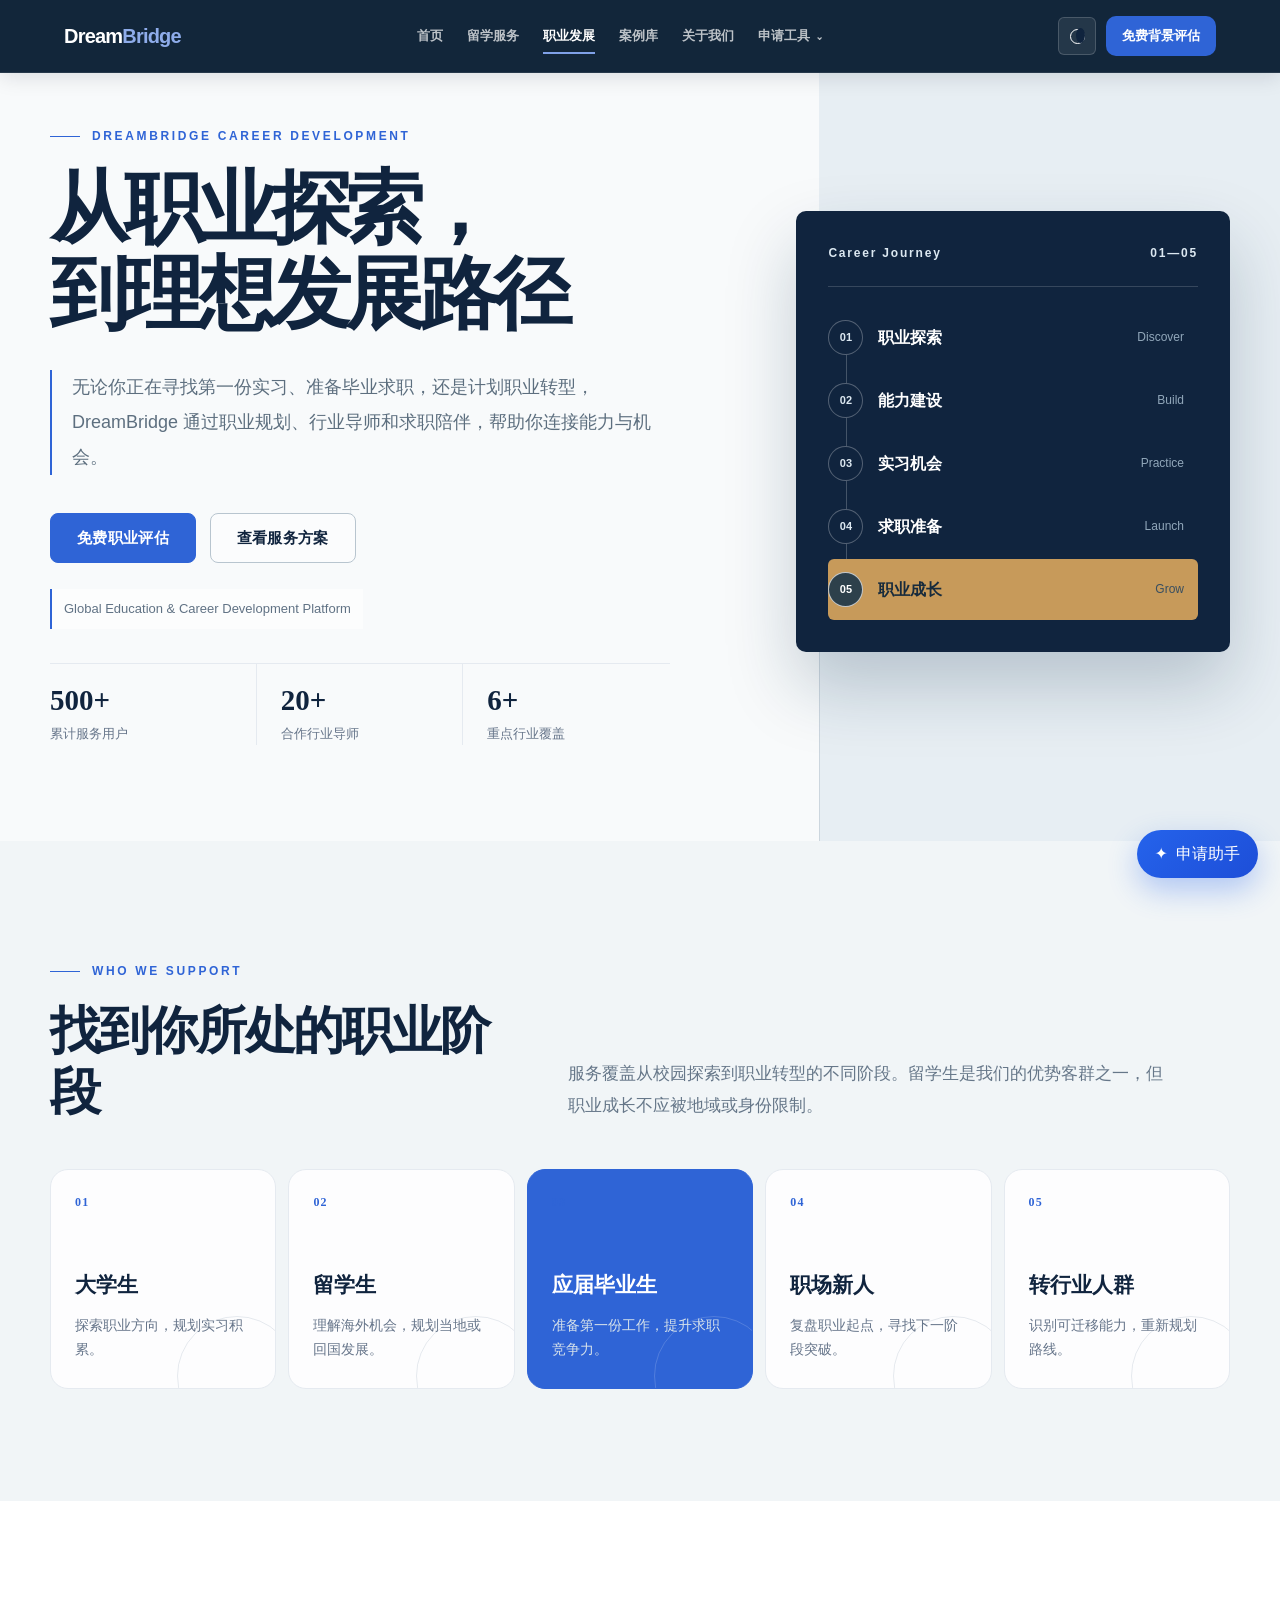
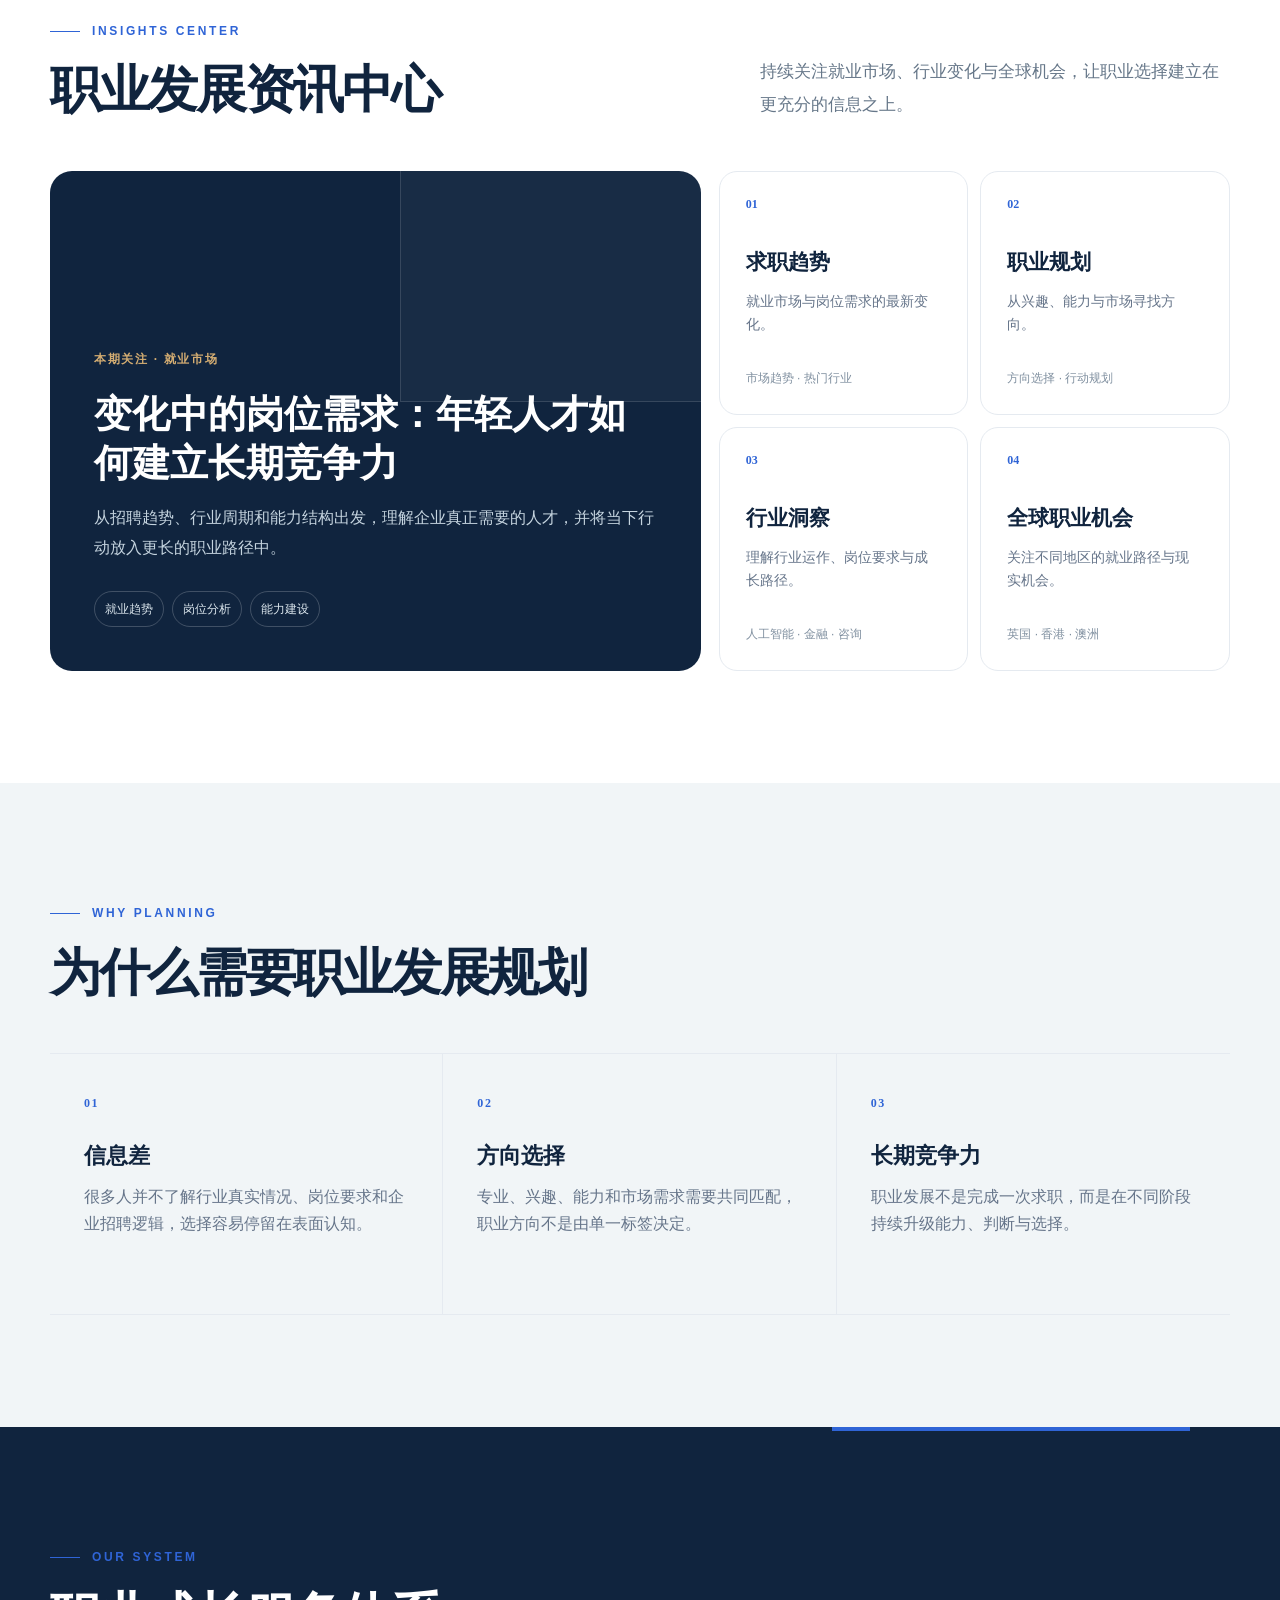
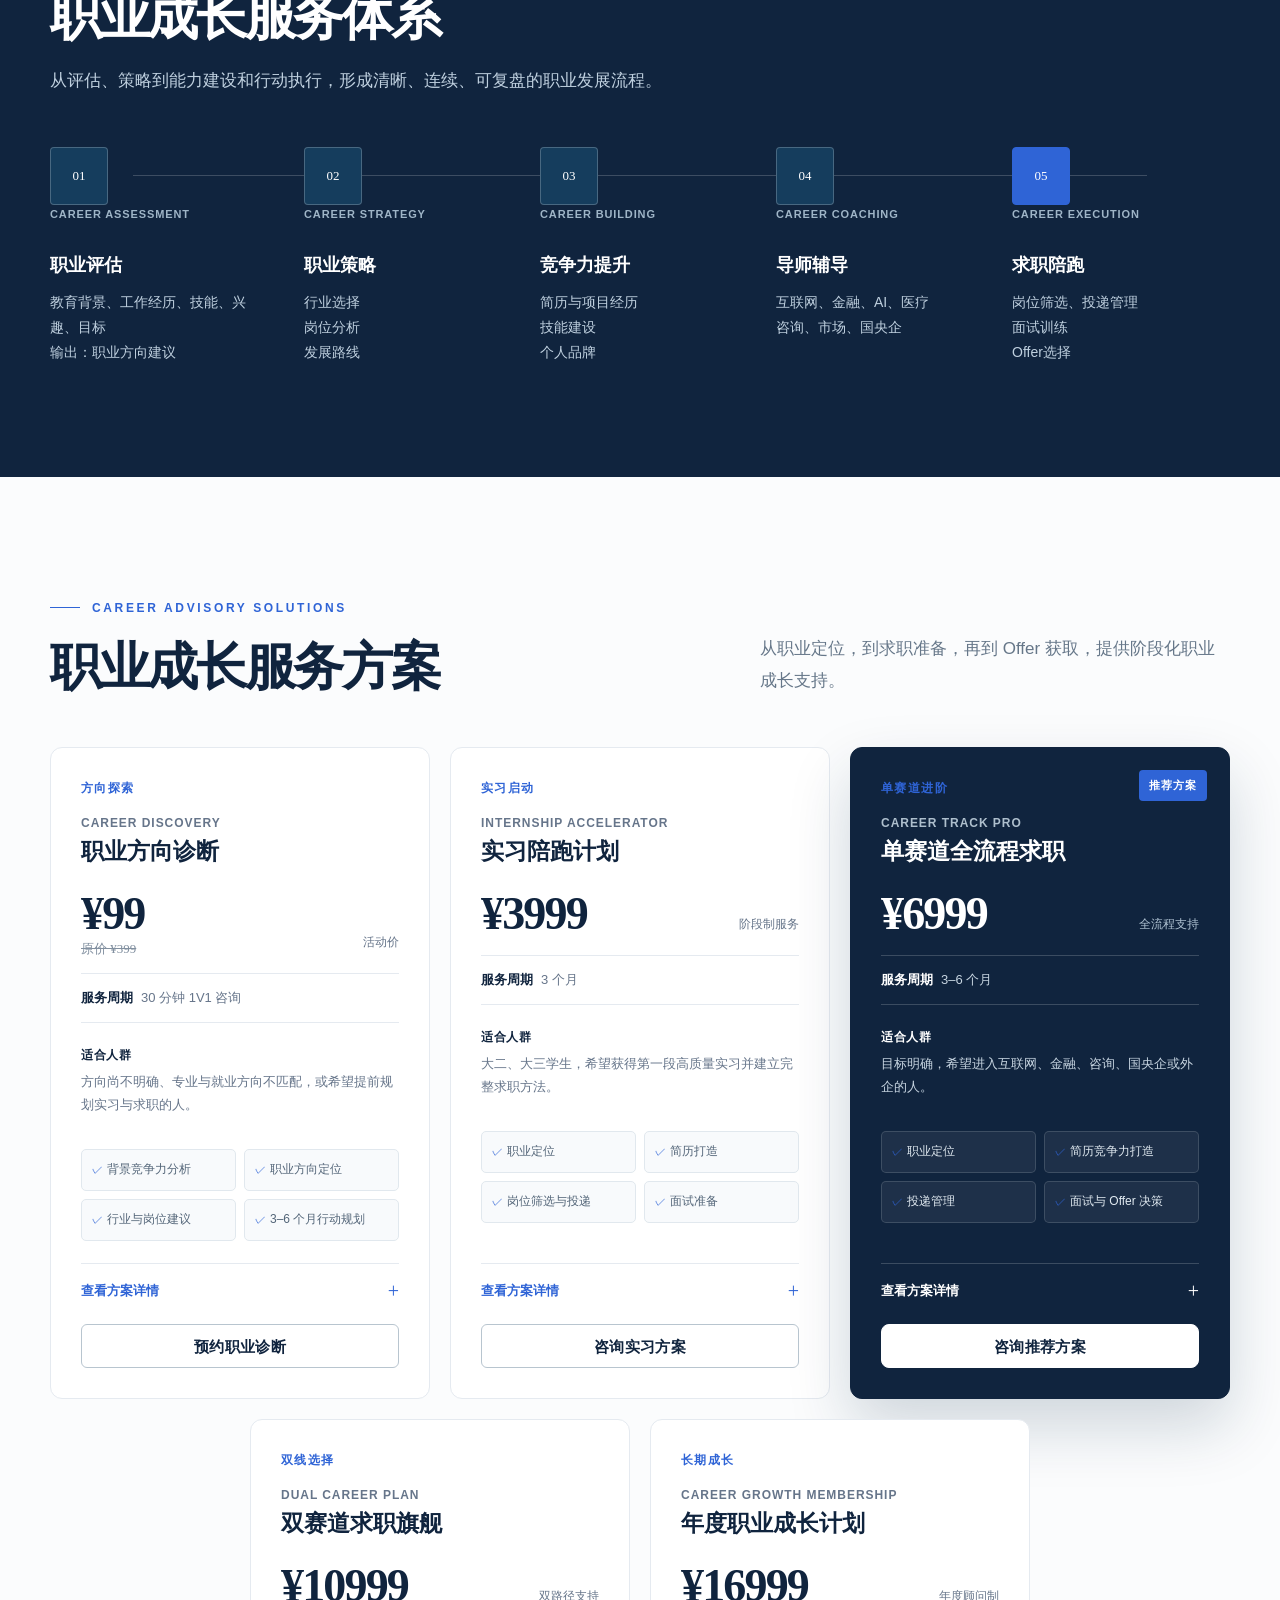
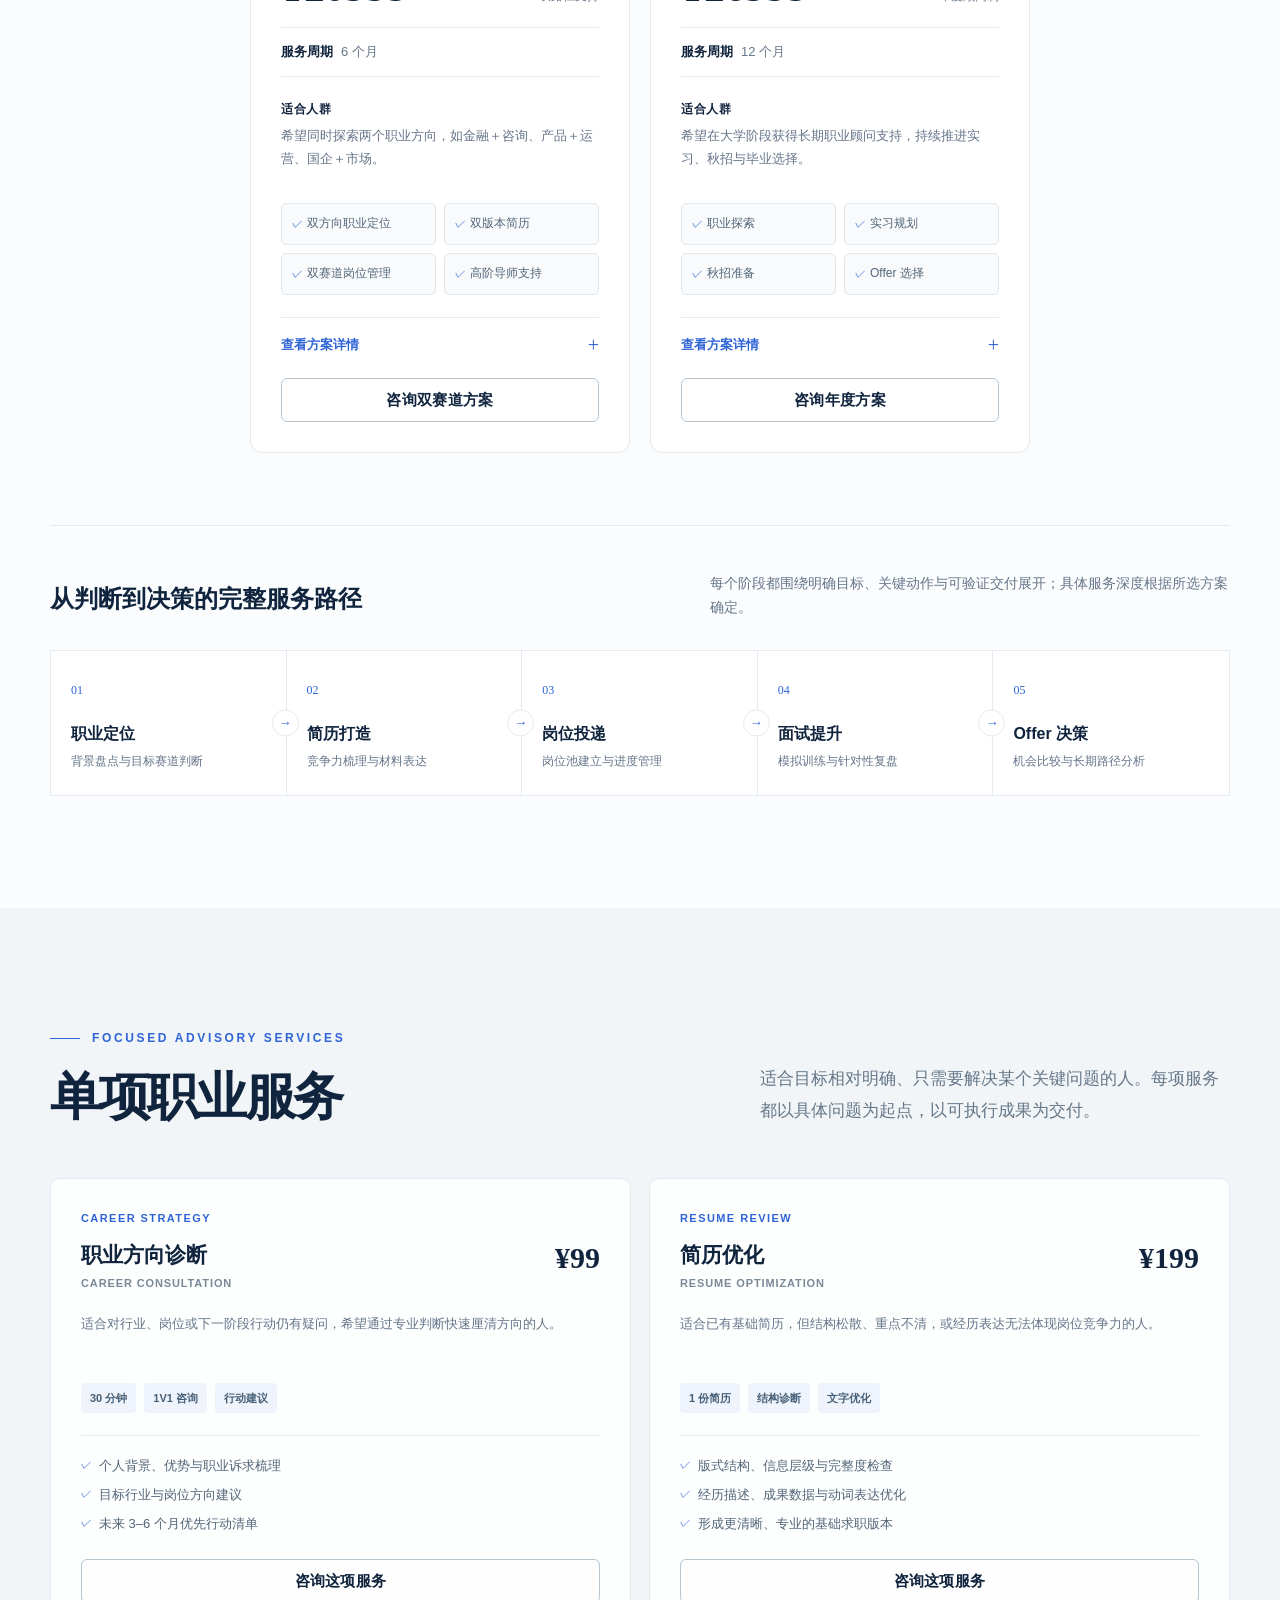
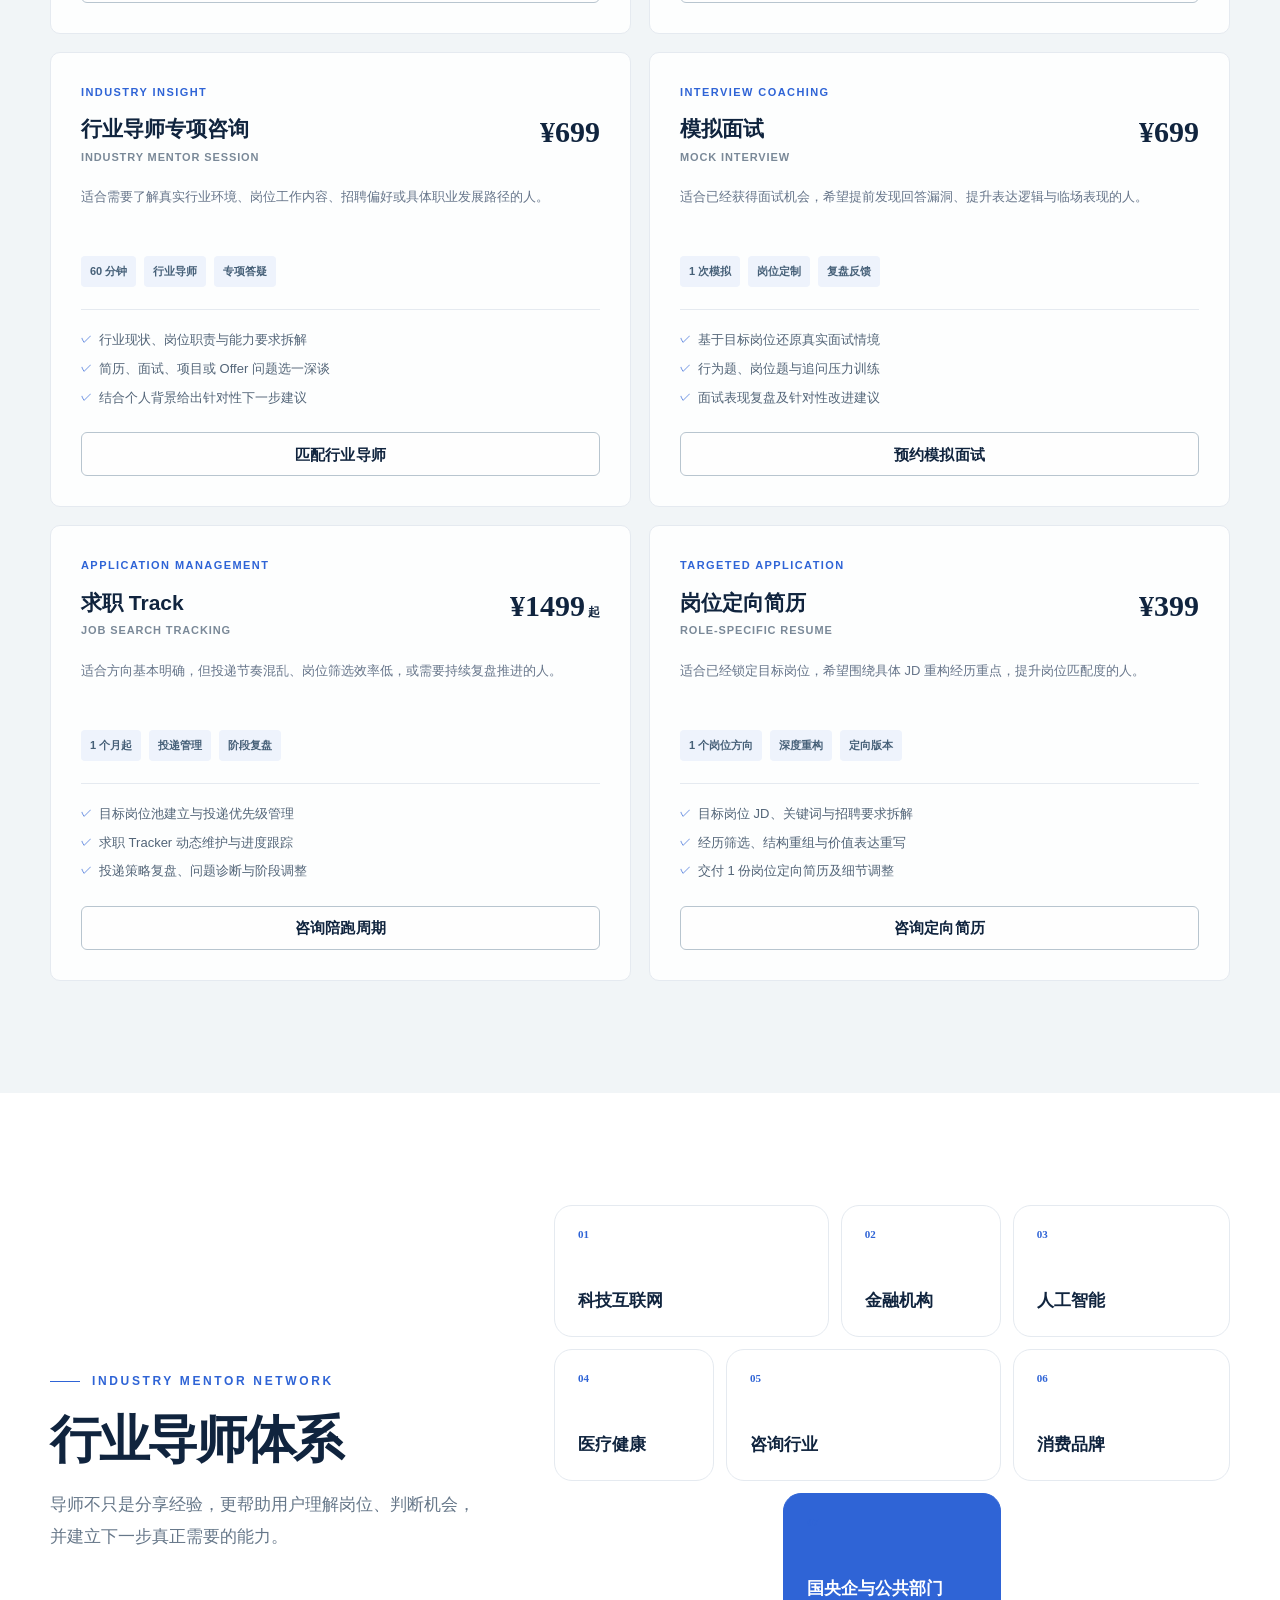
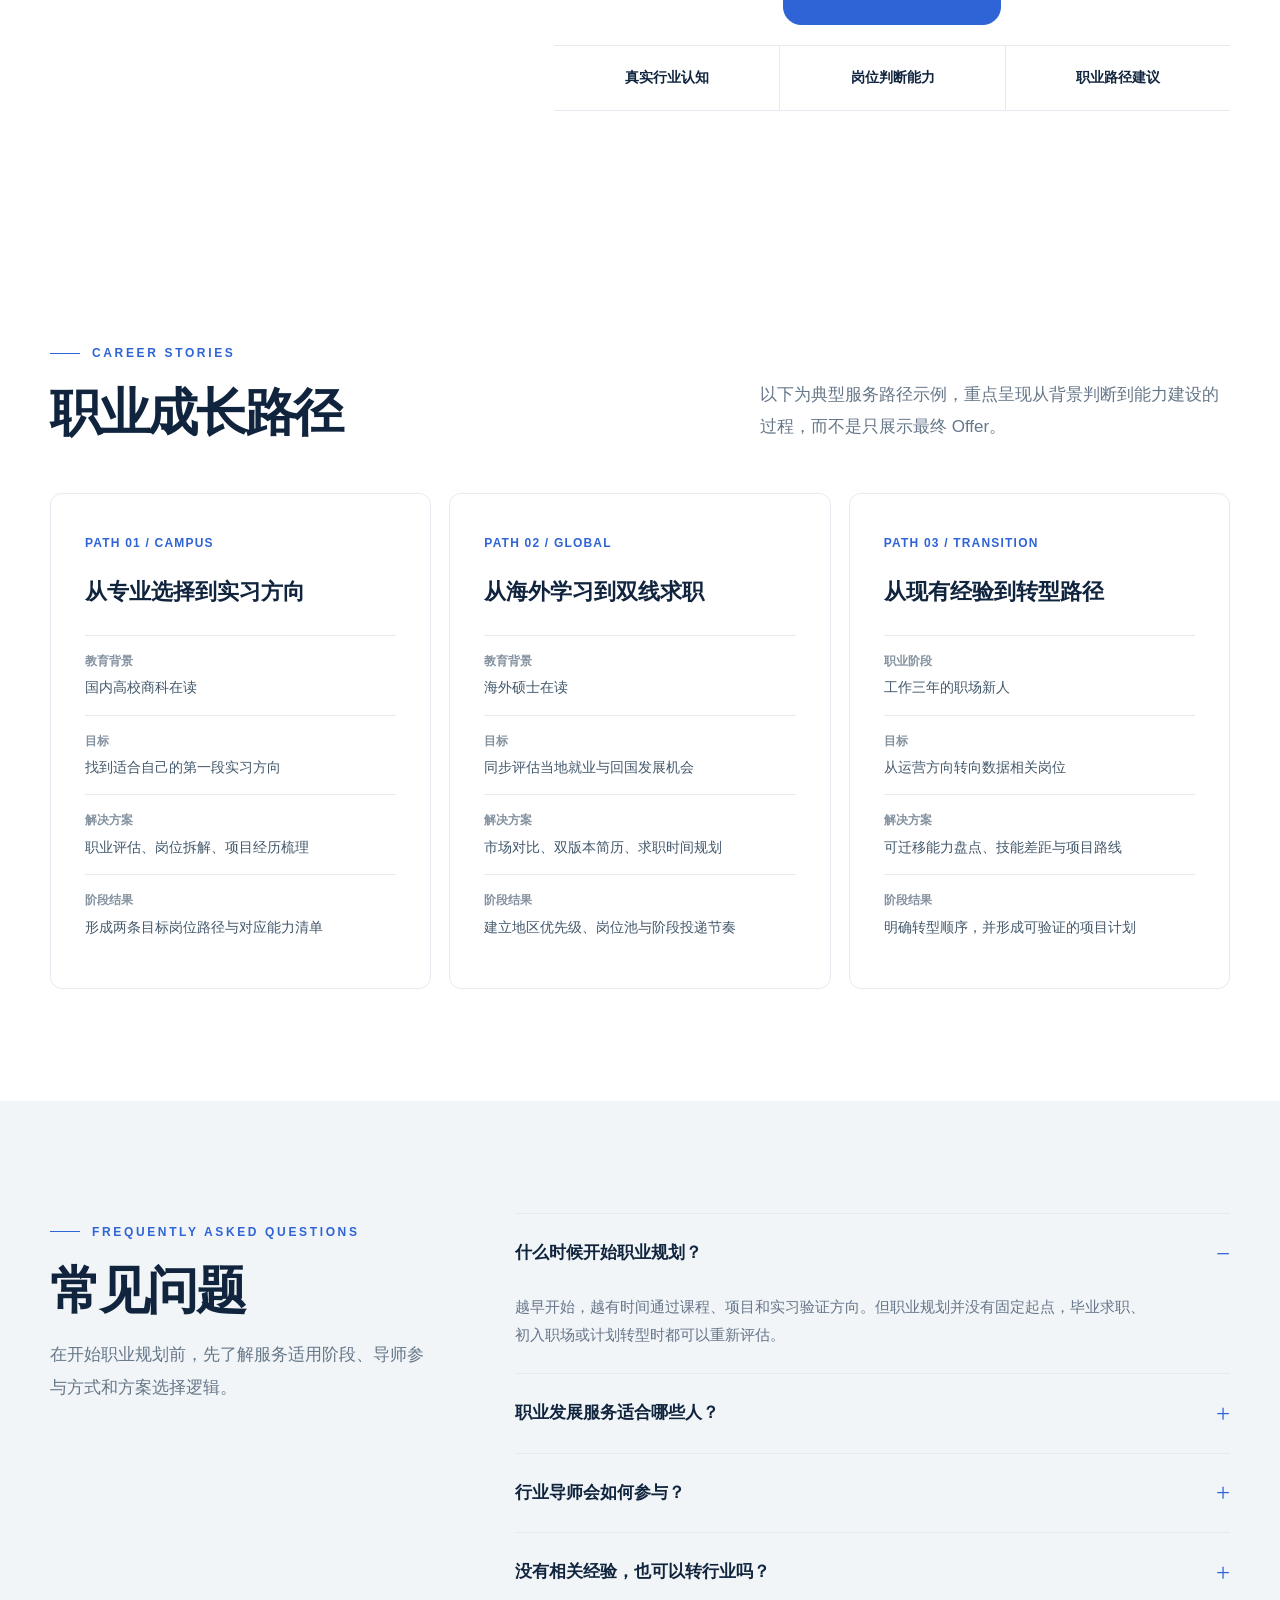
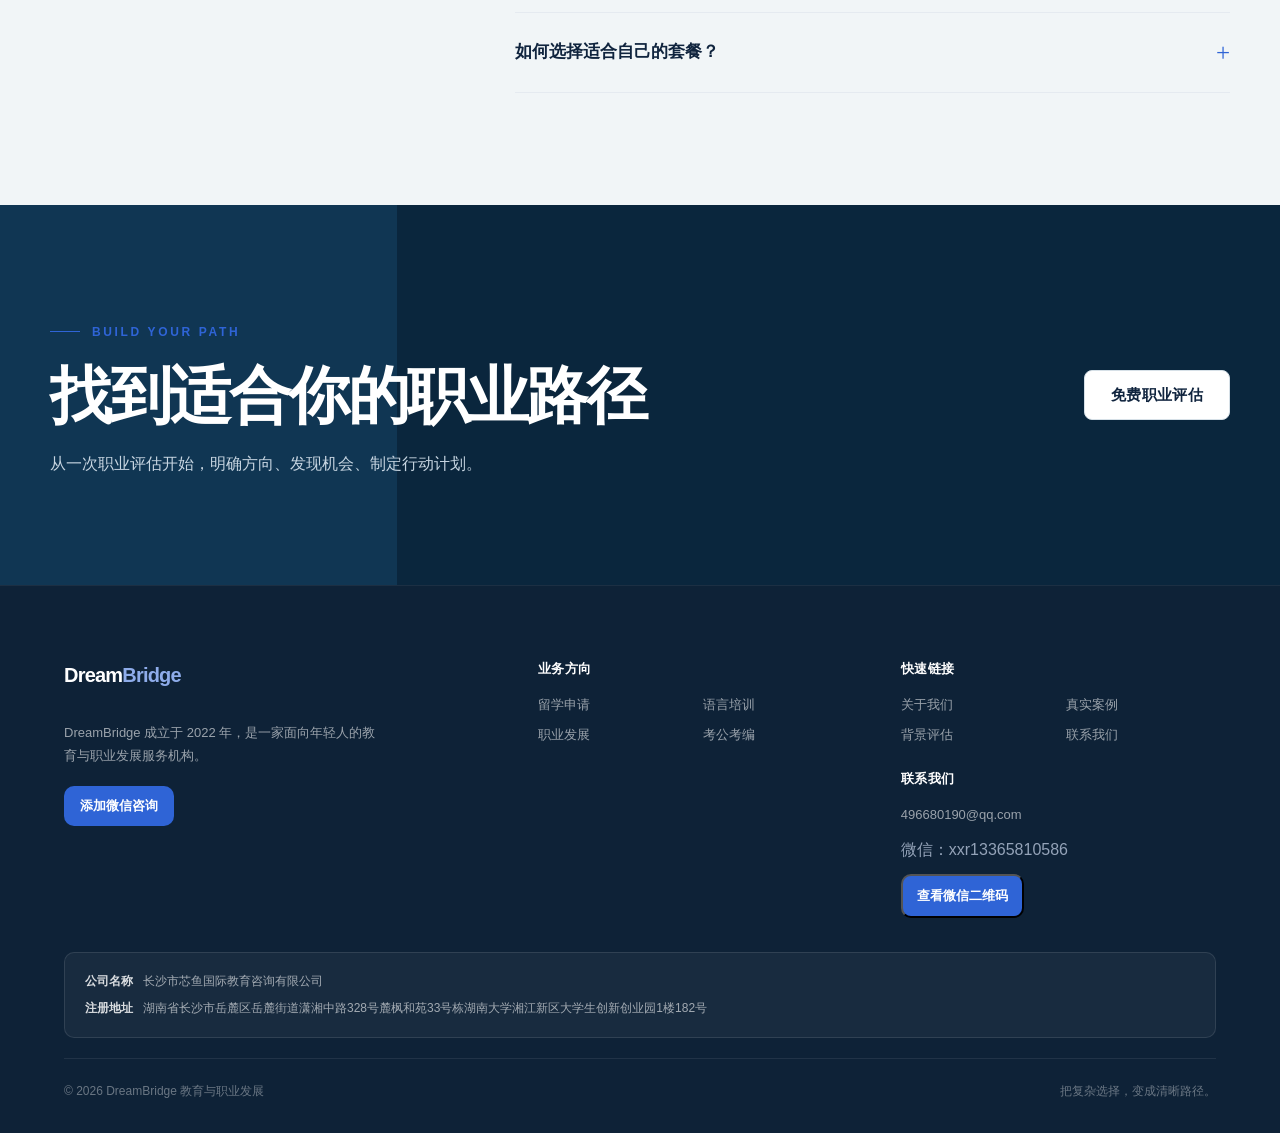
<file: career.html>
<!DOCTYPE html>
<html lang="zh-CN">
<head>
  <meta charset="UTF-8">
  <meta name="viewport" content="width=device-width, initial-scale=1.0">
  <title>职业发展规划｜求职辅导｜DreamBridge</title>
  <meta name="description" content="DreamBridge提供职业规划、求职辅导、行业导师、实习规划和职业发展服务，帮助学生和职场人士提升竞争力。">
  <meta name="keywords" content="职业规划,求职辅导,实习规划,行业导师,职业咨询,Career Development">
<link rel="stylesheet" href="site-shell.css?v=20260915-1">
  <style>
    :root {
      --color-bg: #f5f4ef;
      --color-surface: #ffffff;
      --color-text: #172235;
      --color-text-secondary: #5d6878;
      --color-primary: #173f67;
      --color-primary-dark: #102f4e;
      --color-success: #2e7466;
      --color-accent: #b7792b;
      --color-border: #dfe2e5;
      --color-dark-bg: #0e2237;
      --space-1: 4px;
      --space-2: 8px;
      --space-3: 12px;
      --space-4: 16px;
      --space-5: 20px;
      --space-6: 24px;
      --space-8: 32px;
      --space-10: 40px;
      --space-12: 48px;
      --space-16: 64px;
      --text-xs: 12px;
      --text-sm: 13px;
      --text-md: 15px;
      --text-lg: 16px;
      --text-xl: 18px;
      --text-2xl: 20px;
      --z-header: 100;
      --duration-fast: 150ms;
      --duration-base: 250ms;
      --ease-out: cubic-bezier(.16, 1, .3, 1);
      --career-navy: #102f4d;
      --career-blue: #173f67;
      --career-blue-soft: #edf4fa;
      --career-gold: #b7792b;
      --career-gold-soft: #f8f0e5;
      --career-ink: #17283a;
      --career-muted: #667588;
      --career-line: #dce5ed;
      --career-bg: #f6f9fb;
      --career-white: #fff;
      --career-shadow: 0 18px 44px rgba(16, 47, 77, .08);
      --career-radius: 20px;
    }

    * { box-sizing: border-box; }
    html { scroll-behavior: smooth; }
    body {
      margin: 0;
      color: var(--career-ink);
      background: var(--career-white);
      font-family: Inter, -apple-system, BlinkMacSystemFont, "Segoe UI", "PingFang SC", "Microsoft YaHei", sans-serif;
      line-height: 1.7;
      -webkit-font-smoothing: antialiased;
    }
    a { color: inherit; text-decoration: none; }
    button { font: inherit; }
    .container { width: min(1200px, 90%); margin: 0 auto; }

    /* Shared DreamBridge header and footer shell */
    .header {
      position: fixed;
      top: 0;
      right: 0;
      left: 0;
      z-index: var(--z-header);
      color: #fff;
      background: rgba(14, 34, 55, .98);
      border-bottom: 1px solid rgba(255,255,255,.09);
      box-shadow: 0 4px 20px rgba(5, 19, 32, .12);
    }
    .nav-wrap {
      display: flex;
      align-items: center;
      justify-content: space-between;
      min-height: 72px;
      padding: 12px 0;
    }
    .logo {
      flex: 0 0 auto;
      color: #fff;
      font-size: 20px;
      font-weight: 800;
      letter-spacing: -.5px;
    }
    .logo span { color: #73b5a5; }
    .nav-links { display: flex; gap: 24px; }
    .nav-links a {
      position: relative;
      padding: 7px 0;
      color: rgba(255,255,255,.72);
      font-size: 13px;
      font-weight: 600;
      transition: color var(--duration-fast) ease;
    }
    .nav-links a:hover,
    .nav-links a.active { color: #fff; }
    .nav-links a::after {
      position: absolute;
      right: 0;
      bottom: 0;
      left: 0;
      height: 2px;
      content: "";
      background: var(--career-gold);
      transform: scaleX(0);
      transition: transform var(--duration-base) var(--ease-out);
    }
    .nav-links a:hover::after,
    .nav-links a.active::after { transform: scaleX(1); }
    .theme-toggle {
      width: 38px;
      height: 38px;
      display: grid;
      place-items: center;
      border: 1px solid rgba(255,255,255,.17);
      border-radius: 6px;
      color: #fff;
      background: rgba(255,255,255,.08);
      cursor: pointer;
    }
    .footer {
      position: relative;
      padding: 72px 0 32px;
      border-top: 1px solid rgba(255,255,255,.06);
      color: #94a3b8;
      background: var(--color-dark-bg);
    }
    .footer .logo { display: inline-block; margin-bottom: 16px; font-size: 20px; }
    .footer .site-consult-btn { border: 0; cursor: pointer; }
    .footer .site-footer-grid {
      grid-template-columns: 1.35fr 1fr 1fr;
      gap: 48px;
    }
    .footer .site-footer-links a { display: block; }
    .footer .site-footer-title { margin: 0 0 14px; }
    .footer .site-footer-company { margin-top: 34px; }
    .footer .site-footer-bottom { margin-top: 20px; }
    .career-page-body .site-admission-broadcast { display: none !important; }
    .career-page { overflow: hidden; }
    .career-container { width: min(1160px, calc(100% - 48px)); margin: 0 auto; }
    .career-section { padding: 100px 0; scroll-margin-top: 100px; }
    .career-section--soft { background: var(--career-bg); }
    .career-section--navy { color: #fff; background: var(--career-navy); }
    .career-kicker {
      display: block;
      margin-bottom: 14px;
      color: var(--career-gold);
      font-size: 12px;
      font-weight: 800;
      letter-spacing: .18em;
      text-transform: uppercase;
    }
    .career-heading {
      margin: 0;
      color: var(--career-navy);
      font-family: inherit;
      font-size: clamp(32px, 4vw, 48px);
      font-weight: 700;
      line-height: 1.2;
      letter-spacing: -.03em;
    }
    .career-heading--light { color: #fff; }
    .career-lead {
      max-width: 680px;
      margin: 18px 0 0;
      color: var(--career-muted);
      font-size: 17px;
    }
    .career-section-head { margin-bottom: 42px; }
    .career-section-head--split {
      display: flex;
      align-items: end;
      justify-content: space-between;
      gap: 32px;
    }
    .career-section-head--split .career-lead { margin: 0; max-width: 470px; }
    .career-button {
      display: inline-flex;
      min-height: 48px;
      align-items: center;
      justify-content: center;
      gap: 10px;
      padding: 0 24px;
      border: 1px solid var(--career-navy);
      border-radius: 999px;
      color: #fff;
      background: var(--career-navy);
      font-size: 15px;
      font-weight: 700;
      transition: transform .2s ease, box-shadow .2s ease, background .2s ease;
    }
    .career-button:hover { transform: translateY(-2px); box-shadow: 0 12px 24px rgba(16, 47, 77, .16); }
    .career-button--gold { border-color: var(--career-gold); background: var(--career-gold); }
    .career-button--ghost { color: var(--career-navy); background: transparent; }
    .career-button--light { border-color: #fff; color: var(--career-navy); background: #fff; }

    .career-hero.hero {
      min-height: 680px;
      display: flex;
      align-items: center;
      padding: 104px 0 82px;
      color: var(--career-ink);
      background:
        linear-gradient(rgba(23, 63, 103, .055) 1px, transparent 1px),
        linear-gradient(90deg, rgba(23, 63, 103, .055) 1px, transparent 1px),
        #f7fafc;
      background-size: 56px 56px;
    }
    .career-hero-grid {
      display: grid;
      grid-template-columns: minmax(0, 1.05fr) minmax(360px, .8fr);
      gap: 88px;
      align-items: center;
    }
    .career-hero h1 {
      max-width: 680px;
      margin: 0;
      color: var(--career-navy);
      font-family: inherit;
      font-size: clamp(48px, 6.4vw, 78px);
      font-weight: 700;
      line-height: 1.08;
      letter-spacing: -.055em;
    }
    .career-hero-copy {
      max-width: 610px;
      margin: 26px 0 0;
      color: #55687b;
      font-size: clamp(17px, 2vw, 20px);
    }
    .career-hero-actions { display: flex; flex-wrap: wrap; gap: 14px; margin-top: 34px; }
    .career-roadmap {
      position: relative;
      padding: 30px;
      border: 1px solid rgba(23, 63, 103, .13);
      border-radius: 28px;
      background: rgba(255, 255, 255, .92);
      box-shadow: var(--career-shadow);
    }
    .career-roadmap-label {
      display: flex;
      justify-content: space-between;
      padding-bottom: 18px;
      border-bottom: 1px solid var(--career-line);
      color: var(--career-blue);
      font-size: 12px;
      font-weight: 800;
      letter-spacing: .15em;
    }
    .career-roadmap-list { position: relative; display: grid; gap: 6px; margin-top: 18px; }
    .career-roadmap-list::before {
      position: absolute; top: 22px; bottom: 22px; left: 17px; width: 1px;
      content: ""; background: #c8d7e4;
    }
    .career-roadmap-item {
      position: relative;
      display: grid;
      grid-template-columns: 36px 1fr auto;
      align-items: center;
      gap: 14px;
      min-height: 56px;
      padding: 9px 12px 9px 0;
      border-radius: 14px;
    }
    .career-roadmap-item:last-child { background: var(--career-navy); color: #fff; }
    .career-roadmap-dot {
      position: relative; z-index: 1; width: 35px; height: 35px; display: grid; place-items: center;
      border: 1px solid #c5d4e1; border-radius: 50%; color: var(--career-blue);
      background: #fff; font-size: 11px; font-weight: 800;
    }
    .career-roadmap-item:last-child .career-roadmap-dot { border-color: var(--career-gold); color: #fff; background: var(--career-gold); }
    .career-roadmap-name { font-weight: 700; }
    .career-roadmap-status { color: #8796a5; font-size: 12px; }
    .career-roadmap-item:last-child .career-roadmap-status { color: #dbe7f1; }

    .career-guide-grid, .career-reason-grid, .career-profile-grid { display: grid; grid-template-columns: repeat(3, 1fr); gap: 22px; }
    .career-card {
      min-height: 100%;
      padding: 30px;
      border: 1px solid var(--career-line);
      border-radius: var(--career-radius);
      background: #fff;
      box-shadow: 0 10px 28px rgba(16, 47, 77, .045);
    }
    .career-card-number { color: var(--career-gold); font-family: Georgia, serif; font-size: 14px; font-weight: 700; }
    .career-card h3 { margin: 20px 0 12px; color: var(--career-navy); font-size: 21px; line-height: 1.35; }
    .career-card p { margin: 0; color: var(--career-muted); }
    .career-tag-list { display: flex; flex-wrap: wrap; gap: 9px; margin: 22px 0 0; padding: 0; list-style: none; }
    .career-tag-list li { padding: 7px 11px; border: 1px solid #d7e2ea; border-radius: 999px; color: #43576b; background: #f8fafc; font-size: 13px; }
    .career-detail { margin-top: 18px; border-top: 1px solid var(--career-line); }
    .career-detail summary { padding-top: 16px; color: var(--career-blue); font-size: 14px; font-weight: 700; cursor: pointer; }
    .career-detail p { padding: 12px 0 0; font-size: 14px; }
    .career-timing { display: grid; grid-template-columns: 1fr 1fr; gap: 12px; margin-top: 22px; }
    .career-timing div { padding: 16px; border-radius: 14px; background: var(--career-blue-soft); }
    .career-timing small { display: block; color: var(--career-muted); }
    .career-timing strong { display: block; margin-top: 2px; color: var(--career-navy); font-size: 17px; }
    .career-reason-grid .career-card { border-top: 3px solid var(--career-blue); }

    .career-process {
      position: relative;
      display: grid;
      grid-template-columns: repeat(5, 1fr);
      gap: 16px;
    }
    .career-process::before {
      position: absolute; top: 31px; left: 9%; right: 9%; height: 1px;
      content: ""; background: rgba(255,255,255,.25);
    }
    .career-step { position: relative; z-index: 1; padding: 0 6px; }
    .career-step-index {
      width: 62px; height: 62px; display: grid; place-items: center;
      border: 1px solid rgba(255,255,255,.35); border-radius: 50%;
      color: #fff; background: var(--career-navy); font-family: Georgia, serif; font-size: 13px;
    }
    .career-step h3 { margin: 22px 0 9px; font-size: 18px; }
    .career-step p { margin: 0; color: #bfd0df; font-size: 14px; line-height: 1.8; }

    .career-pricing-grid { display: grid; grid-template-columns: repeat(6, 1fr); gap: 20px; align-items: stretch; }
    .career-plan {
      position: relative;
      grid-column: span 2;
      display: flex;
      min-height: 510px;
      flex-direction: column;
      padding: 30px;
      border: 1px solid var(--career-line);
      border-radius: 22px;
      background: #fff;
      box-shadow: 0 12px 34px rgba(16, 47, 77, .055);
    }
    .career-plan:nth-child(4) { grid-column: 2 / span 2; }
    .career-plan:nth-child(5) { grid-column: 4 / span 2; }
    .career-plan--featured { border-color: var(--career-navy); color: #fff; background: var(--career-navy); box-shadow: 0 24px 52px rgba(16, 47, 77, .2); }
    .career-plan-badge {
      position: absolute; top: 20px; right: 20px; padding: 6px 10px;
      border-radius: 999px; color: var(--career-navy); background: #fff;
      font-size: 11px; font-weight: 800; letter-spacing: .08em;
    }
    .career-plan-eyebrow { color: var(--career-gold); font-size: 12px; font-weight: 800; letter-spacing: .12em; }
    .career-plan h3 { min-height: 58px; margin: 14px 0 8px; color: var(--career-navy); font-size: 22px; line-height: 1.35; }
    .career-plan--featured h3 { color: #fff; }
    .career-price { color: var(--career-navy); font-family: Georgia, serif; font-size: 42px; font-weight: 700; letter-spacing: -.04em; }
    .career-plan--featured .career-price { color: #fff; }
    .career-duration { margin: 4px 0 22px; color: var(--career-muted); font-size: 13px; }
    .career-plan--featured .career-duration { color: #c7d5e1; }
    .career-plan ul { display: grid; gap: 10px; margin: 0 0 26px; padding: 20px 0 0; border-top: 1px solid var(--career-line); list-style: none; }
    .career-plan--featured ul { border-color: rgba(255,255,255,.18); }
    .career-plan li { position: relative; padding-left: 18px; color: #536578; font-size: 14px; }
    .career-plan li::before { position: absolute; left: 0; content: "—"; color: var(--career-gold); }
    .career-plan--featured li { color: #e1eaf1; }
    .career-plan-fit { margin-top: auto; padding-top: 18px; border-top: 1px solid var(--career-line); color: var(--career-muted); font-size: 13px; }
    .career-plan--featured .career-plan-fit { border-color: rgba(255,255,255,.18); color: #c7d5e1; }

    .career-services { display: grid; grid-template-columns: repeat(3, 1fr); gap: 1px; border: 1px solid var(--career-line); border-radius: 20px; overflow: hidden; background: var(--career-line); }
    .career-service { display: flex; min-height: 116px; align-items: center; justify-content: space-between; gap: 16px; padding: 24px; background: #fff; }
    .career-service-name { color: var(--career-navy); font-weight: 700; }
    .career-service-note { display: block; margin-top: 3px; color: var(--career-muted); font-size: 12px; }
    .career-service-price { flex: 0 0 auto; color: var(--career-gold); font-family: Georgia, serif; font-size: 20px; font-weight: 700; }
    .career-mentor-layout { display: grid; grid-template-columns: .78fr 1.22fr; gap: 72px; align-items: center; }
    .career-industry-grid { display: grid; grid-template-columns: repeat(3, 1fr); gap: 12px; }
    .career-industry { min-height: 106px; display: grid; place-items: center; padding: 16px; border: 1px solid #dbe5ed; border-radius: 16px; color: var(--career-navy); background: #fff; text-align: center; font-weight: 700; }
    .career-profile-grid .career-card { padding: 34px; }
    .career-profile-label { color: var(--career-gold); font-family: Georgia, serif; font-size: 13px; }

    .career-cta { padding: 92px 0; color: #fff; background: var(--career-navy); }
    .career-cta-inner { display: flex; align-items: center; justify-content: space-between; gap: 36px; }
    .career-cta h2 { max-width: 630px; margin: 0; font-family: inherit; font-size: clamp(38px, 5vw, 62px); line-height: 1.16; letter-spacing: -.04em; }
    .career-cta p { margin: 18px 0 0; color: #c7d5e1; }

    .career-modal {
      position: fixed; inset: 0; z-index: 9999; display: none;
      align-items: center; justify-content: center; padding: 24px;
      background: rgba(5, 20, 34, .72); backdrop-filter: blur(6px);
    }
    .career-modal.is-open { display: flex; }
    .career-modal-card { position: relative; width: min(420px, 100%); padding: 34px; border-radius: 22px; background: #fff; text-align: center; box-shadow: 0 26px 80px rgba(0,0,0,.28); }
    .career-modal-close { position: absolute; top: 14px; right: 14px; width: 36px; height: 36px; border: 0; border-radius: 50%; color: var(--career-navy); background: var(--career-blue-soft); cursor: pointer; }
    .career-modal-card h3 { margin: 0 0 8px; color: var(--career-navy); font-size: 23px; }
    .career-modal-card p { margin: 0 0 20px; color: var(--career-muted); }
    .career-modal-card img { width: min(260px, 100%); height: auto; border-radius: 14px; }
    .career-to-top {
      position: fixed; right: 24px; bottom: 24px; z-index: 80;
      width: 44px; height: 44px; display: grid; place-items: center;
      border: 0; border-radius: 50%; color: #fff; background: var(--career-navy);
      box-shadow: 0 10px 24px rgba(16,47,77,.22); opacity: 0; pointer-events: none; transition: opacity .2s ease;
    }
    .career-to-top.is-visible { opacity: 1; pointer-events: auto; }
    .fade-in { opacity: 0; transform: translateY(18px); transition: opacity .65s ease, transform .65s ease; }
    .fade-in.is-visible { opacity: 1; transform: none; }

    .dark .career-page, .dark .career-section:not(.career-section--navy), .dark .career-hero.hero { background-color: #0d1b29; color: #e6edf3; }
    .dark .career-hero.hero { background-image: linear-gradient(rgba(255,255,255,.035) 1px, transparent 1px), linear-gradient(90deg, rgba(255,255,255,.035) 1px, transparent 1px); }
    .dark .career-heading, .dark .career-hero h1, .dark .career-card h3, .dark .career-plan h3, .dark .career-industry, .dark .career-service-name { color: #eef5fa; }
    .dark .career-lead, .dark .career-hero-copy, .dark .career-card p, .dark .career-duration, .dark .career-plan-fit, .dark .career-service-note { color: #9eb0c0; }
    .dark .career-card, .dark .career-plan, .dark .career-roadmap, .dark .career-industry, .dark .career-service { border-color: #294056; background: #142638; }
    .dark .career-services { border-color: #294056; background: #294056; }
    .dark .career-tag-list li, .dark .career-timing div { border-color: #314a60; color: #cbd8e2; background: #1b3044; }
    .dark .career-plan--featured { background: #173f67; }

    @media (max-width: 980px) {
      .career-section { padding: 80px 0; }
      .career-hero-grid { grid-template-columns: 1fr 380px; gap: 42px; }
      .career-guide-grid, .career-reason-grid, .career-profile-grid { grid-template-columns: repeat(2, 1fr); }
      .career-guide-grid > :last-child, .career-reason-grid > :last-child, .career-profile-grid > :last-child { grid-column: 1 / -1; }
      .career-process { grid-template-columns: repeat(3, 1fr); gap: 38px 20px; }
      .career-process::before { display: none; }
      .career-pricing-grid { grid-template-columns: repeat(2, 1fr); }
      .career-plan, .career-plan:nth-child(4), .career-plan:nth-child(5) { grid-column: auto; }
      .career-plan:last-child { grid-column: 1 / -1; min-height: 440px; }
      .career-services { grid-template-columns: repeat(2, 1fr); }
      .career-mentor-layout { gap: 42px; }
    }
    @media (max-width: 760px) {
      .career-container { width: min(100% - 32px, 1160px); }
      .career-section { padding: 64px 0; }
      .career-section-head--split, .career-cta-inner { display: block; }
      .career-section-head--split .career-lead { margin-top: 16px; }
      .career-hero.hero { min-height: auto; padding: 76px 0 60px; }
      .career-hero-grid { grid-template-columns: 1fr; gap: 42px; }
      .career-hero h1 { font-size: clamp(42px, 13vw, 58px); }
      .career-roadmap { padding: 22px; }
      .career-guide-grid, .career-reason-grid, .career-profile-grid, .career-pricing-grid, .career-services, .career-mentor-layout { grid-template-columns: 1fr; }
      .career-guide-grid > :last-child, .career-reason-grid > :last-child, .career-profile-grid > :last-child, .career-plan:last-child { grid-column: auto; }
      .career-process { grid-template-columns: 1fr; gap: 26px; }
      .career-step { display: grid; grid-template-columns: 52px 1fr; column-gap: 16px; }
      .career-step-index { grid-row: span 2; width: 52px; height: 52px; }
      .career-step h3 { margin: 2px 0 6px; }
      .career-plan { min-height: auto; }
      .career-industry-grid { grid-template-columns: repeat(2, 1fr); }
      .career-cta .career-button { margin-top: 28px; }
      .fade-in { opacity: 1; transform: none; }
    }
    @media (max-width: 430px) {
      .career-button { width: 100%; }
      .career-card, .career-plan { padding: 24px; }
      .career-timing { grid-template-columns: 1fr; }
      .career-service { min-height: 96px; padding: 20px; }
      .career-industry { min-height: 90px; }
    }
    @media (prefers-reduced-motion: reduce) {
      html { scroll-behavior: auto; }
      .fade-in { opacity: 1; transform: none; transition: none; }
      .career-button { transition: none; }
    }

    /* Visual refinement: editorial consulting style */
    body { background: #fbfcfd; }
    .career-page {
      --career-navy: #10243e;
      --career-blue: #2f64d6;
      --career-blue-soft: #eef3fc;
      --career-gold: #2f64d6;
      --career-gold-soft: #eef3fc;
      --career-ink: #18283d;
      --career-muted: #66758a;
      --career-line: #e5eaf0;
      --career-bg: #f7f9fc;
      --career-shadow: 0 20px 50px rgba(12, 45, 72, .07);
      background: #fff;
    }
    .career-container { width: min(1180px, calc(100% - 64px)); }
    .career-section { position: relative; padding: 112px 0; }
    .career-section-head { margin-bottom: 50px; }
    .career-kicker {
      display: inline-flex;
      align-items: center;
      gap: 12px;
      margin-bottom: 18px;
      color: var(--career-gold);
      font-size: 12px;
      letter-spacing: .22em;
    }
    .career-kicker::before {
      width: 30px;
      height: 1px;
      content: "";
      background: currentColor;
    }
    .career-heading {
      max-width: 760px;
      font-size: clamp(35px, 4vw, 52px);
      font-weight: 600;
      letter-spacing: -.045em;
    }
    .career-lead { color: #667789; font-size: 17px; line-height: 1.9; }
    .career-button {
      min-height: 50px;
      padding: 0 26px;
      border-radius: 8px;
      letter-spacing: .02em;
      box-shadow: none;
    }
    .career-button--gold { border-color: #2f64d6; background: #2f64d6; }
    .career-button--ghost { border-color: #b8c5cf; background: rgba(255,255,255,.54); }

    .career-hero.hero {
      position: relative;
      min-height: 760px;
      padding: 118px 0 96px;
      background: #f8fafb;
      isolation: isolate;
    }
    .career-hero.hero::before {
      position: absolute;
      z-index: -1;
      top: 0;
      right: 0;
      bottom: 0;
      width: 36%;
      content: "";
      background: #e7eef3;
    }
    .career-hero.hero::after {
      position: absolute;
      z-index: -1;
      right: calc(36% - 1px);
      bottom: 0;
      width: 1px;
      height: 74%;
      content: "";
      background: rgba(12,45,72,.12);
    }
    .career-hero-grid {
      grid-template-columns: minmax(0, 1.08fr) minmax(390px, .72fr);
      gap: 96px;
    }
    .career-hero h1 {
      max-width: 720px;
      font-size: clamp(58px, 6.2vw, 82px);
      font-weight: 600;
      line-height: 1.09;
      letter-spacing: -.065em;
    }
    .career-hero-copy {
      max-width: 620px;
      margin-top: 32px;
      padding-left: 20px;
      border-left: 2px solid var(--career-gold);
      color: #5d6f7f;
      font-size: 18px;
      line-height: 1.95;
    }
    .career-hero-actions { margin-top: 38px; }
    .career-roadmap {
      padding: 32px;
      border: 0;
      border-radius: 10px;
      color: #fff;
      background: var(--career-navy);
      box-shadow: 0 34px 70px rgba(12,45,72,.22);
    }
    .career-roadmap-label {
      padding-bottom: 22px;
      border-color: rgba(255,255,255,.16);
      color: #dce8f1;
    }
    .career-roadmap-list { gap: 2px; margin-top: 20px; }
    .career-roadmap-list::before { left: 18px; background: rgba(255,255,255,.22); }
    .career-roadmap-item {
      min-height: 61px;
      padding-right: 14px;
      border-radius: 6px;
      color: #fff;
    }
    .career-roadmap-item:last-child {
      color: #172b3c;
      background: #c79a5a;
    }
    .career-roadmap-dot {
      border-color: rgba(255,255,255,.28);
      color: #dce8f1;
      background: var(--career-navy);
    }
    .career-roadmap-item:last-child .career-roadmap-dot {
      border-color: rgba(255,255,255,.7);
      color: #fff;
      background: rgba(12,45,72,.82);
    }
    .career-roadmap-status { color: #91a7ba; }
    .career-roadmap-item:last-child .career-roadmap-status { color: #384e60; }

    .career-card {
      padding: 34px;
      border-radius: 12px;
      box-shadow: none;
      transition: border-color .25s ease, transform .25s ease, box-shadow .25s ease;
    }
    .career-card:hover {
      transform: translateY(-4px);
      border-color: #b9c9d5;
      box-shadow: 0 22px 44px rgba(12,45,72,.07);
    }
    .career-card h3 { margin-top: 26px; font-size: 22px; }
    .career-card-number { font-size: 12px; letter-spacing: .13em; }
    .career-tag-list li { border: 0; border-radius: 4px; background: var(--career-blue-soft); }
    .career-timing div { border-radius: 6px; }
    .career-guide-grid { gap: 18px; }
    .career-guide-grid .career-card:first-child {
      border-color: #c6d4de;
      background: #f7fafc;
    }
    .career-reason-grid { gap: 0; border-top: 1px solid var(--career-line); border-bottom: 1px solid var(--career-line); }
    .career-reason-grid .career-card {
      min-height: 260px;
      border: 0;
      border-right: 1px solid var(--career-line);
      border-radius: 0;
      background: transparent;
    }
    .career-reason-grid .career-card:last-child { border-right: 0; }
    .career-reason-grid .career-card:hover { transform: none; box-shadow: none; background: #f7fafb; }

    .career-section--soft { background: #f1f5f7; }
    .career-section--navy {
      background: #10243e;
    }
    .career-section--navy::before {
      position: absolute;
      top: 0;
      right: 7%;
      width: 28%;
      height: 4px;
      content: "";
      background: var(--career-gold);
    }
    .career-process { gap: 0; }
    .career-process::before { top: 28px; left: 7%; right: 7%; background: rgba(255,255,255,.19); }
    .career-step { padding: 0 18px; }
    .career-step:first-child { padding-left: 0; }
    .career-step-index {
      width: 58px;
      height: 58px;
      border-radius: 4px;
      border-color: rgba(255,255,255,.22);
      background: #153d5d;
    }
    .career-step:last-child .career-step-index { border-color: var(--career-gold); background: var(--career-gold); }
    .career-step h3 { margin-top: 26px; }

    #career-plans { background: #fbfcfd; }
    .career-plans-intro { max-width: 520px; }
    .career-pricing-grid {
      grid-template-columns: repeat(12, 1fr);
      gap: 20px;
      align-items: stretch;
    }
    .career-plan {
      grid-column: span 4;
      min-height: 590px;
      padding: 30px;
      border-radius: 12px;
      box-shadow: none;
      transition: transform .25s ease, box-shadow .25s ease;
    }
    .career-plan:hover { transform: translateY(-5px); box-shadow: 0 24px 52px rgba(12,45,72,.09); }
    .career-plan:nth-child(4) { grid-column: 3 / span 4; }
    .career-plan:nth-child(5) { grid-column: 7 / span 4; }
    .career-plan--featured {
      border-color: var(--career-navy);
      background: var(--career-navy);
      box-shadow: 0 28px 62px rgba(12,45,72,.18);
    }
    .career-plan--featured:hover { transform: translateY(-8px); box-shadow: 0 34px 70px rgba(12,45,72,.24); }
    .career-plan-badge { top: 22px; right: 22px; border-radius: 4px; color: #fff; background: var(--career-gold); }
    .career-plan h3 { min-height: 0; margin: 16px 0 0; font-size: 23px; }
    .career-plan-name { display: block; margin-bottom: 5px; color: var(--career-muted); font-size: 12px; font-weight: 700; letter-spacing: .09em; text-transform: uppercase; }
    .career-plan--featured .career-plan-name { color: #afc2d2; }
    .career-price-row { display: flex; align-items: end; justify-content: space-between; gap: 14px; margin-top: 24px; }
    .career-price { margin: 0; font-size: 46px; line-height: 1; }
    .career-price-note { margin-bottom: 3px; color: var(--career-muted); font-size: 12px; white-space: nowrap; }
    .career-plan--featured .career-price-note { color: #afc2d2; }
    .career-price-original { display: block; margin-top: 5px; color: #8290a0; font-family: inherit; font-size: 13px; font-weight: 500; letter-spacing: 0; text-decoration: line-through; }
    .career-duration { display: flex; align-items: center; gap: 8px; margin: 18px 0 0; padding: 13px 0; border-top: 1px solid var(--career-line); border-bottom: 1px solid var(--career-line); }
    .career-plan--featured .career-duration { border-color: rgba(255,255,255,.18); }
    .career-duration strong { color: var(--career-navy); font-size: 13px; }
    .career-plan--featured .career-duration strong { color: #fff; }
    .career-plan-fit { min-height: 86px; margin: 22px 0 0; padding: 0; border: 0; color: var(--career-muted); font-size: 13px; line-height: 1.75; }
    .career-plan-fit strong { display: block; margin-bottom: 5px; color: var(--career-navy); font-size: 12px; letter-spacing: .06em; }
    .career-plan--featured .career-plan-fit { border: 0; color: #c7d5e1; }
    .career-plan--featured .career-plan-fit strong { color: #fff; }
    .career-plan-modules { display: grid; grid-template-columns: repeat(2, minmax(0, 1fr)); gap: 8px; margin: 18px 0 22px; padding: 0; border: 0; list-style: none; }
    .career-plan .career-plan-modules { gap: 8px; margin: 18px 0 22px; padding: 0; border: 0; }
    .career-plan-modules li { min-height: 42px; display: flex; align-items: center; padding: 9px 10px 9px 25px; border: 1px solid #e1e8ee; border-radius: 5px; background: #f8fafc; font-size: 12px; line-height: 1.45; }
    .career-plan-modules li::before { left: 10px; content: "✓"; font-size: 11px; }
    .career-plan--featured .career-plan-modules li { border-color: rgba(255,255,255,.14); color: #e1eaf1; background: rgba(255,255,255,.06); }
    .career-plan-actions { display: grid; gap: 10px; margin-top: auto; }
    .career-plan-details { border-top: 1px solid var(--career-line); }
    .career-plan--featured .career-plan-details { border-color: rgba(255,255,255,.18); }
    .career-plan-details summary { display: flex; align-items: center; justify-content: space-between; padding: 16px 0 4px; color: var(--career-blue); font-size: 13px; font-weight: 800; cursor: pointer; list-style: none; }
    .career-plan-details summary::-webkit-details-marker { display: none; }
    .career-plan-details summary::after { content: "+"; font-family: Georgia, serif; font-size: 20px; font-weight: 400; line-height: 1; }
    .career-plan-details[open] summary::after { content: "−"; }
    .career-plan--featured .career-plan-details summary { color: #fff; }
    .career-plan-detail-body { padding: 14px 0 8px; }
    .career-plan-detail-body h4 { margin: 15px 0 7px; color: var(--career-navy); font-size: 12px; letter-spacing: .06em; }
    .career-plan-detail-body h4:first-child { margin-top: 0; }
    .career-plan--featured .career-plan-detail-body h4 { color: #fff; }
    .career-plan-detail-body ul { gap: 7px; margin: 0; padding: 0; border: 0; }
    .career-plan-detail-body li { padding-left: 16px; font-size: 13px; line-height: 1.6; }
    .career-plan-cta { width: 100%; min-height: 44px; margin-top: 8px; border-radius: 6px; }
    .career-plan--featured .career-plan-cta { border-color: #fff; color: var(--career-navy); background: #fff; }
    .career-plan--featured .career-plan-cta:hover { background: #f3f6f8; }
    .career-service-path { margin-top: 72px; padding-top: 46px; border-top: 1px solid var(--career-line); }
    .career-service-path-head { display: flex; align-items: end; justify-content: space-between; gap: 24px; margin-bottom: 30px; }
    .career-service-path-head h3 { margin: 0; color: var(--career-navy); font-size: 24px; }
    .career-service-path-head p { max-width: 520px; margin: 0; color: var(--career-muted); font-size: 14px; }
    .career-service-path-grid { display: grid; grid-template-columns: repeat(5, minmax(0, 1fr)); border: 1px solid var(--career-line); background: #fff; }
    .career-service-path-step { position: relative; min-height: 142px; padding: 24px 20px; border-right: 1px solid var(--career-line); }
    .career-service-path-step:last-child { border-right: 0; }
    .career-service-path-step:not(:last-child)::after { position: absolute; z-index: 2; top: 50%; right: -13px; width: 25px; height: 25px; display: grid; place-items: center; border: 1px solid var(--career-line); border-radius: 50%; color: var(--career-gold); background: #fff; content: "→"; font-size: 13px; transform: translateY(-50%); }
    .career-service-path-step span { color: var(--career-gold); font-family: Georgia, serif; font-size: 12px; }
    .career-service-path-step strong { display: block; margin-top: 18px; color: var(--career-navy); font-size: 16px; }
    .career-service-path-step small { display: block; margin-top: 5px; color: var(--career-muted); font-size: 12px; line-height: 1.55; }

    .career-services {
      grid-template-columns: repeat(2, minmax(0, 1fr));
      gap: 18px;
      border: 0;
      border-radius: 0;
      overflow: visible;
      background: transparent;
    }
    .career-service {
      min-height: 410px;
      display: flex;
      flex-direction: column;
      align-items: stretch;
      justify-content: flex-start;
      gap: 0;
      padding: 30px;
      border: 1px solid var(--career-line);
      border-radius: 10px;
      background: rgba(255,255,255,.88);
      transition: border-color .2s ease, background .2s ease, transform .2s ease, box-shadow .2s ease;
    }
    .career-service:hover { border-color: #aebfcb; background: #fff; box-shadow: 0 18px 38px rgba(12,45,72,.07); transform: translateY(-3px); }
    .career-service-category { display: block; margin-bottom: 14px; color: var(--career-gold); font-size: 11px; font-weight: 800; letter-spacing: .13em; text-transform: uppercase; }
    .career-service-head { display: flex; align-items: start; justify-content: space-between; gap: 24px; }
    .career-service-name { display: block; color: var(--career-navy); font-size: 21px; font-weight: 750; line-height: 1.35; }
    .career-service-en { display: block; margin-top: 4px; color: #7a8998; font-size: 11px; font-weight: 700; letter-spacing: .08em; text-transform: uppercase; }
    .career-service-price { flex: 0 0 auto; color: var(--career-navy); font-size: 30px; line-height: 1.15; }
    .career-service-price small { font-family: inherit; font-size: 12px; font-weight: 700; }
    .career-service-desc { min-height: 52px; margin: 20px 0 0; color: var(--career-muted); font-size: 13px; line-height: 1.75; }
    .career-service-meta { display: flex; flex-wrap: wrap; gap: 8px; margin-top: 18px; }
    .career-service-meta span { padding: 6px 9px; border-radius: 4px; color: #466078; background: var(--career-blue-soft); font-size: 11px; font-weight: 700; }
    .career-service-deliverables { display: grid; gap: 8px; margin: 22px 0 24px; padding: 20px 0 0; border-top: 1px solid var(--career-line); list-style: none; }
    .career-service-deliverables li { position: relative; padding-left: 18px; color: #536578; font-size: 13px; line-height: 1.6; }
    .career-service-deliverables li::before { position: absolute; left: 0; color: var(--career-gold); content: "✓"; font-size: 11px; }
    .career-service-action { width: 100%; min-height: 44px; margin-top: auto; border-radius: 6px; }

    #career-mentors { background: #fff; }
    .career-mentor-layout {
      position: relative;
      grid-template-columns: .82fr 1.18fr;
      gap: 82px;
      padding: 68px;
      background: #eaf1f5;
    }
    .career-mentor-layout::after {
      position: absolute;
      top: 0;
      right: 0;
      width: 86px;
      height: 8px;
      content: "";
      background: var(--career-gold);
    }
    .career-industry-network {
      position: relative;
      min-height: 490px;
      overflow: hidden;
      border: 1px solid rgba(23, 63, 103, .13);
      border-radius: 50%;
      background: rgba(255,255,255,.45);
    }
    .career-industry-network::before,
    .career-industry-network::after {
      position: absolute;
      top: 50%;
      left: 50%;
      content: "";
      border: 1px solid rgba(23, 63, 103, .13);
      border-radius: 50%;
      transform: translate(-50%, -50%);
    }
    .career-industry-network::before { width: 70%; height: 70%; }
    .career-industry-network::after { width: 42%; height: 42%; }
    .career-industry-core {
      position: absolute;
      z-index: 3;
      top: 50%;
      left: 50%;
      width: 180px;
      height: 180px;
      display: grid;
      place-content: center;
      padding: 20px;
      border: 1px solid rgba(255,255,255,.2);
      border-radius: 50%;
      color: #fff;
      background: var(--career-navy);
      box-shadow: 0 18px 46px rgba(12,45,72,.18);
      text-align: center;
      transform: translate(-50%, -50%);
    }
    .career-industry-core span {
      color: #d4ad72;
      font-size: 12px;
      font-weight: 800;
      letter-spacing: .12em;
    }
    .career-industry-core strong {
      display: block;
      margin: 7px 0 3px;
      font-family: inherit;
      font-size: 22px;
      font-weight: 700;
    }
    .career-industry-core small { color: #aebfcd; font-size: 12px; }
    .career-industry-network .career-industry {
      position: absolute;
      z-index: 4;
      width: 154px;
      min-height: 76px;
      display: flex;
      align-items: center;
      justify-content: center;
      padding: 13px 16px;
      border: 1px solid #cad7e1;
      border-radius: 8px;
      color: var(--career-navy);
      background: rgba(255,255,255,.96);
      box-shadow: 0 10px 24px rgba(12,45,72,.07);
      text-align: center;
      font-size: 15px;
      font-weight: 800;
    }
    .career-industry-network .career-industry::before {
      position: absolute;
      top: 10px;
      left: 10px;
      color: var(--career-gold);
      content: attr(data-index);
      font-family: Georgia, serif;
      font-size: 10px;
      font-weight: 700;
    }
    .career-industry--1 { top: 5%; left: 18%; }
    .career-industry--2 { top: 7%; right: 13%; }
    .career-industry--3 { top: 37%; right: 2%; }
    .career-industry--4 { right: 13%; bottom: 6%; }
    .career-industry--5 { bottom: 3%; left: 23%; }
    .career-industry--6 { bottom: 23%; left: 1%; }
    .career-industry--7 { top: 23%; left: 3%; }
    .career-profile-grid { gap: 18px; }
    .career-profile-grid .career-card { min-height: 240px; }
    .career-profile-grid .career-card:nth-child(2) { color: #fff; border-color: var(--career-blue); background: var(--career-blue); }
    .career-profile-grid .career-card:nth-child(2) h3 { color: #fff; }
    .career-profile-grid .career-card:nth-child(2) p { color: #d5e1e9; }

    .career-cta {
      position: relative;
      padding: 108px 0;
      background: #0a263d;
    }
    .career-cta::before {
      position: absolute;
      top: 0;
      left: 0;
      width: 31%;
      height: 100%;
      content: "";
      background: #103653;
    }
    .career-cta-inner { position: relative; }
    .career-cta h2 { font-weight: 600; }
    .career-button--light { border-color: #d6e0e7; border-radius: 8px; }
    .career-modal-card { border-radius: 12px; }
    .career-to-top { border-radius: 6px; }

    .dark .career-page { background: #0d1b29; }
    .dark .career-hero.hero::before { background: #14283a; }
    .dark .career-roadmap { background: #071f33; }
    .dark .career-guide-grid .career-card:first-child { background: #152a3c; }
    .dark .career-reason-grid .career-card { background: transparent; }
    .dark .career-reason-grid .career-card:hover { background: #132638; }
    .dark .career-mentor-layout { background: #14283a; }
    .dark .career-industry-network { border-color: #294056; background: #102438; }
    .dark .career-industry-network::before,
    .dark .career-industry-network::after { border-color: #30485e; }
    .dark .career-plan-modules li, .dark .career-service-path-grid, .dark .career-service-path-step { border-color: #294056; background: #142638; }
    .dark .career-plan-details { border-color: #294056; }
    .dark .career-plan-fit strong, .dark .career-duration strong, .dark .career-service-path-head h3, .dark .career-service-path-step strong { color: #eef5fa; }
    .dark .career-service-path-step:not(:last-child)::after { border-color: #294056; background: #142638; }
    .dark .career-service-price { color: #eef5fa; }
    .dark .career-service-meta span { color: #cbd8e2; background: #1b3044; }
    .dark .career-service-deliverables { border-color: #294056; }
    .dark .career-service-deliverables li { color: #b9c8d4; }
    .dark .career-service-action { border-color: #6f879b; color: #eef5fa; }

    @media (max-width: 980px) {
      .career-container { width: min(100% - 48px, 1180px); }
      .career-hero.hero { min-height: auto; }
      .career-hero.hero::before { width: 32%; }
      .career-hero-grid { grid-template-columns: 1fr 360px; gap: 50px; }
      .career-pricing-grid { grid-template-columns: repeat(2, 1fr); }
      .career-plan,
      .career-plan:nth-child(4),
      .career-plan:nth-child(5) { grid-column: auto; }
      .career-plan:last-child { grid-column: 1 / -1; }
      .career-service-path-grid { grid-template-columns: repeat(5, minmax(150px, 1fr)); overflow-x: auto; }
      .career-mentor-layout { gap: 42px; padding: 48px; }
    }

    @media (max-width: 760px) {
      .container { width: min(100% - 32px, 1200px); }
      .nav-wrap { min-height: 64px; padding: 10px 0; }
      .nav-links, .site-primary-action { display: none; }
      .site-menu-toggle { display: flex; }
      .footer { padding: 56px 0 92px; }
      .footer .site-footer-grid { grid-template-columns: 1fr; gap: 32px; }
      .career-container { width: min(100% - 32px, 1180px); }
      .career-section { padding: 76px 0; }
      .career-section-head { margin-bottom: 36px; }
      .career-heading { font-size: 36px; }
      .career-hero.hero { padding: 88px 0 64px; }
      .career-hero.hero::before {
        top: auto;
        width: 100%;
        height: 35%;
        background: #e9eff3;
      }
      .career-hero.hero::after { display: none; }
      .career-hero-grid { grid-template-columns: 1fr; gap: 50px; }
      .career-hero h1 { font-size: clamp(48px, 14vw, 62px); line-height: 1.13; }
      .career-hero-copy { padding-left: 16px; font-size: 17px; }
      .career-roadmap { padding: 26px; }
      .career-reason-grid { display: block; }
      .career-reason-grid .career-card { min-height: auto; border-right: 0; border-bottom: 1px solid var(--career-line); }
      .career-reason-grid .career-card:last-child { border-bottom: 0; }
      .career-process { gap: 30px; }
      .career-step { padding: 0; }
      .career-step-index { width: 52px; height: 52px; }
      .career-pricing-grid { grid-template-columns: 1fr; }
      .career-plan,
      .career-plan:last-child { grid-column: auto; min-height: auto; }
      .career-plan-fit { min-height: 0; }
      .career-service-path { margin-top: 56px; padding-top: 38px; }
      .career-service-path-head { display: block; }
      .career-service-path-head p { margin-top: 10px; }
      .career-service-path-grid { grid-template-columns: 1fr; overflow: visible; }
      .career-service-path-step { min-height: 110px; padding: 20px 22px; border-right: 0; border-bottom: 1px solid var(--career-line); }
      .career-service-path-step:last-child { border-bottom: 0; }
      .career-service-path-step:not(:last-child)::after { top: auto; right: 24px; bottom: -13px; transform: rotate(90deg); }
      .career-service-path-step strong { margin-top: 10px; }
      .career-services { grid-template-columns: 1fr; gap: 10px; }
      .career-service { min-height: auto; }
      .career-mentor-layout { grid-template-columns: 1fr; gap: 38px; padding: 36px 24px; }
      .career-profile-grid .career-card { min-height: auto; }
      .career-cta { padding: 84px 0; }
      .career-cta::before { width: 8px; background: var(--career-gold); }
    }

    @media (max-width: 430px) {
      .career-card, .career-plan { padding: 26px; }
      .career-roadmap { padding: 22px; }
      .career-roadmap-item { grid-template-columns: 36px 1fr auto; gap: 10px; }
      .career-service { padding: 20px; }
      .career-service-head { gap: 12px; }
      .career-service-price { font-size: 26px; }
      .career-industry { min-height: 94px; padding: 12px; font-size: 14px; }
    }

    /* Career platform content layouts */
    .career-guide-grid--four {
      grid-template-columns: repeat(4, minmax(0, 1fr));
    }
    .career-guide-grid--four .career-card {
      min-height: 330px;
    }
    .career-card-link {
      display: inline-block;
      margin-top: 22px;
      color: var(--career-blue);
      font-size: 13px;
      font-weight: 800;
    }
    .career-step-name {
      display: block;
      margin-bottom: 2px;
      color: #9fb5c7;
      font-size: 11px;
      font-weight: 800;
      letter-spacing: .08em;
      text-transform: uppercase;
    }
    .career-plan-name {
      display: block;
      margin-bottom: 5px;
      color: var(--career-muted);
      font-size: 12px;
      font-weight: 800;
      letter-spacing: .08em;
      text-transform: uppercase;
    }
    .career-plan--featured .career-plan-name { color: #aebfcd; }
    .career-profile-grid--five {
      grid-template-columns: repeat(10, minmax(0, 1fr));
      gap: 14px;
    }
    .career-profile-grid--five .career-card {
      grid-column: span 2;
      min-height: 250px;
      padding: 28px;
    }
    .career-profile-grid--five .career-card:nth-child(2) {
      color: var(--career-ink);
      border-color: var(--career-line);
      background: #fff;
    }
    .career-profile-grid--five .career-card:nth-child(2) h3 { color: var(--career-navy); }
    .career-profile-grid--five .career-card:nth-child(2) p { color: var(--career-muted); }
    .career-profile-grid--five .career-card:nth-child(3) {
      color: #fff;
      border-color: var(--career-blue);
      background: var(--career-blue);
    }
    .career-profile-grid--five .career-card:nth-child(3) h3 { color: #fff; }
    .career-profile-grid--five .career-card:nth-child(3) p { color: #d5e1e9; }
    .career-story-grid {
      display: grid;
      grid-template-columns: repeat(3, minmax(0, 1fr));
      gap: 18px;
    }
    .career-story {
      padding: 34px;
      border: 1px solid var(--career-line);
      border-radius: 12px;
      background: #fff;
    }
    .career-story-meta {
      color: var(--career-gold);
      font-size: 12px;
      font-weight: 800;
      letter-spacing: .1em;
    }
    .career-story h3 {
      margin: 18px 0 24px;
      color: var(--career-navy);
      font-size: 22px;
    }
    .career-story dl {
      display: grid;
      gap: 0;
      margin: 0;
    }
    .career-story dl div {
      padding: 15px 0;
      border-top: 1px solid var(--career-line);
    }
    .career-story dt {
      margin-bottom: 4px;
      color: #8492a0;
      font-size: 12px;
      font-weight: 700;
    }
    .career-story dd {
      margin: 0;
      color: #43586b;
      font-size: 14px;
      line-height: 1.75;
    }
    .career-platform-note {
      display: inline-flex;
      margin-top: 26px;
      padding: 9px 12px;
      border-left: 2px solid var(--career-gold);
      color: #607284;
      background: rgba(255,255,255,.6);
      font-size: 13px;
    }
    .career-trust-metrics {
      display: grid;
      grid-template-columns: repeat(3, minmax(0, 1fr));
      max-width: 620px;
      margin-top: 34px;
      border-top: 1px solid var(--career-line);
    }
    .career-trust-metric {
      padding: 22px 20px 0 0;
      border-right: 1px solid var(--career-line);
    }
    .career-trust-metric + .career-trust-metric { padding-left: 24px; }
    .career-trust-metric:last-child { border-right: 0; }
    .career-trust-metric strong {
      display: block;
      color: var(--career-navy);
      font-family: Georgia, "Times New Roman", serif;
      font-size: 29px;
      line-height: 1;
    }
    .career-trust-metric span {
      display: block;
      margin-top: 8px;
      color: var(--career-muted);
      font-size: 13px;
    }

    .career-audience-intro {
      display: grid;
      grid-template-columns: .8fr 1.2fr;
      gap: 76px;
      align-items: end;
      margin-bottom: 46px;
    }
    .career-audience-intro .career-lead { margin: 0; max-width: 600px; }
    .career-persona-grid {
      display: grid;
      grid-template-columns: repeat(5, minmax(0, 1fr));
      gap: 12px;
    }
    .career-persona {
      position: relative;
      min-height: 220px;
      display: flex;
      flex-direction: column;
      justify-content: space-between;
      padding: 26px 24px;
      overflow: hidden;
      border: 1px solid var(--career-line);
      border-radius: 18px;
      background: rgba(255,255,255,.86);
      transition: transform .22s ease, border-color .22s ease, box-shadow .22s ease;
    }
    .career-persona::after {
      position: absolute;
      right: -22px;
      bottom: -48px;
      width: 118px;
      height: 118px;
      content: "";
      border: 1px solid rgba(23,63,103,.10);
      border-radius: 50%;
    }
    .career-persona:hover { transform: translateY(-4px); border-color: #b8c8d4; box-shadow: 0 18px 36px rgba(12,45,72,.07); }
    .career-persona-index { color: var(--career-gold); font: 700 12px/1 Georgia, serif; letter-spacing: .1em; }
    .career-persona h3 { margin: 44px 0 10px; color: var(--career-navy); font-size: 21px; }
    .career-persona p { position: relative; z-index: 1; margin: 0; color: var(--career-muted); font-size: 14px; line-height: 1.75; }
    .career-persona:nth-child(3) { color: #fff; border-color: var(--career-blue); background: var(--career-blue); }
    .career-persona:nth-child(3) h3 { color: #fff; }
    .career-persona:nth-child(3) p { color: #d7e2ea; }
    .career-persona:nth-child(3)::after { border-color: rgba(255,255,255,.16); }

    .career-content-hub {
      display: grid;
      grid-template-columns: minmax(0, 1.12fr) minmax(380px, .88fr);
      gap: 18px;
    }
    .career-featured-article {
      position: relative;
      min-height: 500px;
      display: flex;
      flex-direction: column;
      justify-content: flex-end;
      padding: 44px;
      overflow: hidden;
      border-radius: 22px;
      color: #fff;
      background: var(--career-navy);
    }
    .career-featured-article::before {
      position: absolute;
      top: 0;
      right: 0;
      width: 46%;
      height: 46%;
      content: "";
      border-left: 1px solid rgba(255,255,255,.13);
      border-bottom: 1px solid rgba(255,255,255,.13);
      background: rgba(255,255,255,.035);
    }
    .career-featured-label { color: #d4ad72; font-size: 12px; font-weight: 800; letter-spacing: .14em; }
    .career-featured-article h3 { position: relative; max-width: 560px; margin: 20px 0 16px; font-size: clamp(30px, 3vw, 44px); line-height: 1.28; }
    .career-featured-article p { position: relative; max-width: 560px; margin: 0; color: #c5d4df; font-size: 16px; line-height: 1.85; }
    .career-featured-topics { position: relative; display: flex; flex-wrap: wrap; gap: 8px; margin-top: 28px; }
    .career-featured-topics span { padding: 7px 10px; border: 1px solid rgba(255,255,255,.2); border-radius: 999px; color: #dbe6ed; font-size: 12px; }
    .career-content-categories { display: grid; grid-template-columns: 1fr 1fr; gap: 12px; }
    .career-content-category {
      min-height: 244px;
      display: flex;
      flex-direction: column;
      padding: 26px;
      border: 1px solid var(--career-line);
      border-radius: 18px;
      background: #fff;
      transition: transform .22s ease, border-color .22s ease;
    }
    .career-content-category:hover { transform: translateY(-3px); border-color: #afc0cc; }
    .career-content-category span { color: var(--career-gold); font: 700 12px/1 Georgia, serif; }
    .career-content-category h3 { margin: 34px 0 10px; color: var(--career-navy); font-size: 21px; }
    .career-content-category p { margin: 0; color: var(--career-muted); font-size: 14px; line-height: 1.7; }
    .career-content-category small { margin-top: auto; padding-top: 18px; color: #8090a0; font-size: 12px; }

    #career-mentors .career-mentor-layout {
      display: grid;
      grid-template-columns: .78fr 1.22fr;
      gap: 72px;
      padding: 0;
      background: transparent;
    }
    #career-mentors .career-mentor-layout::after { display: none; }
    .career-mentor-copy { align-self: center; }
    .career-industry-matrix {
      display: grid;
      grid-template-columns: repeat(12, minmax(0, 1fr));
      gap: 12px;
    }
    .career-industry-tile {
      grid-column: span 4;
      min-height: 132px;
      display: flex;
      flex-direction: column;
      justify-content: space-between;
      padding: 23px;
      border: 1px solid var(--career-line);
      border-radius: 18px;
      background: #fff;
      transition: transform .22s ease, box-shadow .22s ease, border-color .22s ease;
    }
    .career-industry-tile:hover { transform: translateY(-4px); border-color: #b3c4d0; box-shadow: 0 16px 34px rgba(12,45,72,.07); }
    .career-industry-tile span { color: var(--career-gold); font: 700 11px/1 Georgia, serif; }
    .career-industry-tile strong { color: var(--career-navy); font-size: 17px; line-height: 1.45; }
    .career-industry-tile:nth-child(1), .career-industry-tile:nth-child(5) { grid-column: span 5; }
    .career-industry-tile:nth-child(2), .career-industry-tile:nth-child(4) { grid-column: span 3; }
    .career-industry-tile:nth-child(3), .career-industry-tile:nth-child(6) { grid-column: span 4; }
    .career-industry-tile:nth-child(7) { grid-column: 5 / span 4; color: #fff; border-color: var(--career-blue); background: var(--career-blue); }
    .career-industry-tile:nth-child(7) strong { color: #fff; }
    .career-mentor-values {
      grid-column: 1 / -1;
      display: grid;
      grid-template-columns: repeat(3, 1fr);
      margin-top: 8px;
      border-top: 1px solid var(--career-line);
      border-bottom: 1px solid var(--career-line);
    }
    .career-mentor-value { padding: 20px 18px; color: var(--career-navy); text-align: center; font-size: 14px; font-weight: 800; }
    .career-mentor-value + .career-mentor-value { border-left: 1px solid var(--career-line); }

    .career-faq-layout { display: grid; grid-template-columns: .7fr 1.3fr; gap: 80px; align-items: start; }
    .career-faq-list { border-top: 1px solid var(--career-line); }
    .career-faq-item { border-bottom: 1px solid var(--career-line); }
    .career-faq-question {
      width: 100%;
      display: flex;
      align-items: center;
      justify-content: space-between;
      gap: 24px;
      padding: 25px 0;
      border: 0;
      color: var(--career-navy);
      background: transparent;
      text-align: left;
      font-size: 17px;
      font-weight: 700;
      cursor: pointer;
    }
    .career-faq-question::after { content: "+"; color: var(--career-gold); font: 400 25px/1 Georgia, serif; }
    .career-faq-item.is-open .career-faq-question::after { content: "−"; }
    .career-faq-answer { display: none; max-width: 680px; padding: 0 42px 24px 0; color: var(--career-muted); font-size: 15px; line-height: 1.85; }
    .career-faq-item.is-open .career-faq-answer { display: block; }
    .dark .career-profile-grid--five .career-card:nth-child(2),
    .dark .career-story { border-color: #294056; background: #142638; }
    .dark .career-profile-grid--five .career-card:nth-child(2) h3,
    .dark .career-story h3 { color: #eef5fa; }
    .dark .career-profile-grid--five .career-card:nth-child(2) p,
    .dark .career-story dd { color: #9eb0c0; }
    .dark .career-trust-metric { border-color: #294056; }
    .dark .career-trust-metric strong,
    .dark .career-persona h3,
    .dark .career-content-category h3,
    .dark .career-industry-tile strong,
    .dark .career-mentor-value,
    .dark .career-faq-question { color: #eef5fa; }
    .dark .career-persona,
    .dark .career-content-category,
    .dark .career-industry-tile { border-color: #294056; background: #142638; }
    .dark .career-persona:nth-child(3),
    .dark .career-industry-tile:nth-child(7) { background: #173f67; }
    .dark .career-persona p,
    .dark .career-content-category p,
    .dark .career-faq-answer { color: #9eb0c0; }
    .dark .career-mentor-values,
    .dark .career-mentor-value,
    .dark .career-faq-list,
    .dark .career-faq-item { border-color: #294056; }

    @media (max-width: 1080px) {
      .career-guide-grid--four { grid-template-columns: repeat(2, minmax(0, 1fr)); }
      .career-profile-grid--five { grid-template-columns: repeat(2, minmax(0, 1fr)); }
      .career-profile-grid--five .career-card { grid-column: auto; }
      .career-profile-grid--five .career-card:last-child { grid-column: 1 / -1; }
      .career-persona-grid { grid-template-columns: repeat(2, minmax(0, 1fr)); }
      .career-persona:last-child { grid-column: 1 / -1; min-height: 170px; }
      .career-content-hub { grid-template-columns: 1fr; }
      #career-mentors .career-mentor-layout { grid-template-columns: 1fr; gap: 42px; }
    }
    @media (max-width: 760px) {
      .career-guide-grid--four,
      .career-profile-grid--five,
      .career-story-grid { grid-template-columns: 1fr; }
      .career-guide-grid--four .career-card,
      .career-profile-grid--five .career-card { min-height: auto; }
      .career-profile-grid--five .career-card:last-child { grid-column: auto; }
      .career-story { padding: 26px; }
      .career-trust-metric { padding-right: 12px; }
      .career-trust-metric + .career-trust-metric { padding-left: 14px; }
      .career-audience-intro, .career-faq-layout { grid-template-columns: 1fr; gap: 20px; }
      .career-persona-grid, .career-content-categories { grid-template-columns: 1fr; }
      .career-persona, .career-persona:last-child { grid-column: auto; min-height: 170px; }
      .career-featured-article { min-height: 430px; padding: 30px; }
      .career-content-category { min-height: 190px; }
      .career-industry-tile,
      .career-industry-tile:nth-child(1), .career-industry-tile:nth-child(2),
      .career-industry-tile:nth-child(3), .career-industry-tile:nth-child(4),
      .career-industry-tile:nth-child(5), .career-industry-tile:nth-child(6),
      .career-industry-tile:nth-child(7) { grid-column: span 6; }
      .career-industry-tile:nth-child(7) { grid-column: 1 / -1; }
      .career-mentor-values { grid-template-columns: 1fr; }
      .career-mentor-value + .career-mentor-value { border-left: 0; border-top: 1px solid var(--career-line); }
    }
  </style>
</head>
<body class="career-page-body">
  <header class="header"></header>

  <main class="career-page">
    <section class="career-hero hero" aria-labelledby="career-title">
      <div class="career-container career-hero-grid">
        <div class="fade-in">
          <span class="career-kicker">DreamBridge Career Development</span>
          <h1 id="career-title">从职业探索，<br>到理想发展路径</h1>
          <p class="career-hero-copy">无论你正在寻找第一份实习、准备毕业求职，还是计划职业转型，DreamBridge 通过职业规划、行业导师和求职陪伴，帮助你连接能力与机会。</p>
          <div class="career-hero-actions">
            <button class="career-button career-button--gold" type="button" data-open-career-contact>免费职业评估</button>
            <a class="career-button career-button--ghost" href="#career-plans">查看服务方案</a>
          </div>
          <span class="career-platform-note">Global Education &amp; Career Development Platform</span>
          <div class="career-trust-metrics" aria-label="服务数据">
            <div class="career-trust-metric"><strong>500+</strong><span>累计服务用户</span></div>
            <div class="career-trust-metric"><strong>20+</strong><span>合作行业导师</span></div>
            <div class="career-trust-metric"><strong>6+</strong><span>重点行业覆盖</span></div>
          </div>
        </div>
        <aside class="career-roadmap fade-in" aria-label="Career Journey">
          <div class="career-roadmap-label"><span>Career Journey</span><span>01—05</span></div>
          <div class="career-roadmap-list">
            <div class="career-roadmap-item"><span class="career-roadmap-dot">01</span><span class="career-roadmap-name">职业探索</span><span class="career-roadmap-status">Discover</span></div>
            <div class="career-roadmap-item"><span class="career-roadmap-dot">02</span><span class="career-roadmap-name">能力建设</span><span class="career-roadmap-status">Build</span></div>
            <div class="career-roadmap-item"><span class="career-roadmap-dot">03</span><span class="career-roadmap-name">实习机会</span><span class="career-roadmap-status">Practice</span></div>
            <div class="career-roadmap-item"><span class="career-roadmap-dot">04</span><span class="career-roadmap-name">求职准备</span><span class="career-roadmap-status">Launch</span></div>
            <div class="career-roadmap-item"><span class="career-roadmap-dot">05</span><span class="career-roadmap-name">职业成长</span><span class="career-roadmap-status">Grow</span></div>
          </div>
        </aside>
      </div>
    </section>

    <section class="career-section career-section--soft" id="career-audience">
      <div class="career-container">
        <div class="career-audience-intro fade-in">
          <div><span class="career-kicker">Who We Support</span><h2 class="career-heading">找到你所处的职业阶段</h2></div>
          <p class="career-lead">服务覆盖从校园探索到职业转型的不同阶段。留学生是我们的优势客群之一，但职业成长不应被地域或身份限制。</p>
        </div>
        <div class="career-persona-grid">
          <article class="career-persona fade-in"><span class="career-persona-index">01</span><div><h3>大学生</h3><p>探索职业方向，规划实习积累。</p></div></article>
          <article class="career-persona fade-in"><span class="career-persona-index">02</span><div><h3>留学生</h3><p>理解海外机会，规划当地或回国发展。</p></div></article>
          <article class="career-persona fade-in"><span class="career-persona-index">03</span><div><h3>应届毕业生</h3><p>准备第一份工作，提升求职竞争力。</p></div></article>
          <article class="career-persona fade-in"><span class="career-persona-index">04</span><div><h3>职场新人</h3><p>复盘职业起点，寻找下一阶段突破。</p></div></article>
          <article class="career-persona fade-in"><span class="career-persona-index">05</span><div><h3>转行业人群</h3><p>识别可迁移能力，重新规划路线。</p></div></article>
        </div>
      </div>
    </section>

    <section class="career-section" id="career-guide">
      <div class="career-container">
        <div class="career-section-head career-section-head--split fade-in">
          <div><span class="career-kicker">Insights Center</span><h2 class="career-heading">职业发展资讯中心</h2></div>
          <p class="career-lead">持续关注就业市场、行业变化与全球机会，让职业选择建立在更充分的信息之上。</p>
        </div>
        <div class="career-content-hub">
          <article class="career-featured-article fade-in">
            <span class="career-featured-label">本期关注 · 就业市场</span>
            <h3>变化中的岗位需求：年轻人才如何建立长期竞争力</h3>
            <p>从招聘趋势、行业周期和能力结构出发，理解企业真正需要的人才，并将当下行动放入更长的职业路径中。</p>
            <div class="career-featured-topics"><span>就业趋势</span><span>岗位分析</span><span>能力建设</span></div>
          </article>
          <div class="career-content-categories">
            <article class="career-content-category fade-in"><span>01</span><h3>求职趋势</h3><p>就业市场与岗位需求的最新变化。</p><small>市场趋势 · 热门行业</small></article>
            <article class="career-content-category fade-in"><span>02</span><h3>职业规划</h3><p>从兴趣、能力与市场寻找方向。</p><small>方向选择 · 行动规划</small></article>
            <article class="career-content-category fade-in"><span>03</span><h3>行业洞察</h3><p>理解行业运作、岗位要求与成长路径。</p><small>人工智能 · 金融 · 咨询</small></article>
            <article class="career-content-category fade-in"><span>04</span><h3>全球职业机会</h3><p>关注不同地区的就业路径与现实机会。</p><small>英国 · 香港 · 澳洲</small></article>
          </div>
        </div>
      </div>
    </section>

    <section class="career-section career-section--soft">
      <div class="career-container">
        <div class="career-section-head fade-in"><span class="career-kicker">Why Planning</span><h2 class="career-heading">为什么需要职业发展规划</h2></div>
        <div class="career-reason-grid">
          <article class="career-card fade-in"><span class="career-card-number">01</span><h3>信息差</h3><p>很多人并不了解行业真实情况、岗位要求和企业招聘逻辑，选择容易停留在表面认知。</p></article>
          <article class="career-card fade-in"><span class="career-card-number">02</span><h3>方向选择</h3><p>专业、兴趣、能力和市场需求需要共同匹配，职业方向不是由单一标签决定。</p></article>
          <article class="career-card fade-in"><span class="career-card-number">03</span><h3>长期竞争力</h3><p>职业发展不是完成一次求职，而是在不同阶段持续升级能力、判断与选择。</p></article>
        </div>
      </div>
    </section>

    <section class="career-section career-section--navy" id="career-system">
      <div class="career-container">
        <div class="career-section-head fade-in"><span class="career-kicker">Our System</span><h2 class="career-heading career-heading--light">职业成长服务体系</h2><p class="career-lead" style="color:#bfd0df">从评估、策略到能力建设和行动执行，形成清晰、连续、可复盘的职业发展流程。</p></div>
        <div class="career-process">
          <article class="career-step fade-in"><span class="career-step-index">01</span><div><span class="career-step-name">Career Assessment</span><h3>职业评估</h3><p>教育背景、工作经历、技能、兴趣、目标<br>输出：职业方向建议</p></div></article>
          <article class="career-step fade-in"><span class="career-step-index">02</span><div><span class="career-step-name">Career Strategy</span><h3>职业策略</h3><p>行业选择<br>岗位分析<br>发展路线</p></div></article>
          <article class="career-step fade-in"><span class="career-step-index">03</span><div><span class="career-step-name">Career Building</span><h3>竞争力提升</h3><p>简历与项目经历<br>技能建设<br>个人品牌</p></div></article>
          <article class="career-step fade-in"><span class="career-step-index">04</span><div><span class="career-step-name">Career Coaching</span><h3>导师辅导</h3><p>互联网、金融、AI、医疗<br>咨询、市场、国央企</p></div></article>
          <article class="career-step fade-in"><span class="career-step-index">05</span><div><span class="career-step-name">Career Execution</span><h3>求职陪跑</h3><p>岗位筛选、投递管理<br>面试训练<br>Offer选择</p></div></article>
        </div>
      </div>
    </section>

    <section class="career-section" id="career-plans">
      <div class="career-container">
        <div class="career-section-head career-section-head--split fade-in">
          <div><span class="career-kicker">Career Advisory Solutions</span><h2 class="career-heading">职业成长服务方案</h2></div>
          <p class="career-lead career-plans-intro">从职业定位，到求职准备，再到 Offer 获取，提供阶段化职业成长支持。</p>
        </div>
        <div class="career-pricing-grid">
          <article class="career-plan fade-in">
            <span class="career-plan-eyebrow">方向探索</span>
            <h3><span class="career-plan-name">Career Discovery</span>职业方向诊断</h3>
            <div class="career-price-row"><div class="career-price">¥99<span class="career-price-original">原价 ¥399</span></div><span class="career-price-note">活动价</span></div>
            <p class="career-duration"><strong>服务周期</strong><span>30 分钟 1V1 咨询</span></p>
            <p class="career-plan-fit"><strong>适合人群</strong>方向尚不明确、专业与就业方向不匹配，或希望提前规划实习与求职的人。</p>
            <ul class="career-plan-modules"><li>背景竞争力分析</li><li>职业方向定位</li><li>行业与岗位建议</li><li>3–6 个月行动规划</li></ul>
            <div class="career-plan-actions">
              <details class="career-plan-details"><summary>查看方案详情</summary><div class="career-plan-detail-body"><h4>分析维度</h4><ul><li>学历背景、专业优势、技能储备与实习经历</li><li>推荐职业方向、行业、岗位及发展路径分析</li></ul><h4>核心交付</h4><ul><li>30 分钟 1V1 咨询</li><li>专属职业规划报告</li></ul></div></details>
              <button class="career-button career-button--ghost career-plan-cta" type="button" data-open-career-contact>预约职业诊断</button>
            </div>
          </article>

          <article class="career-plan fade-in">
            <span class="career-plan-eyebrow">实习启动</span>
            <h3><span class="career-plan-name">Internship Accelerator</span>实习陪跑计划</h3>
            <div class="career-price-row"><div class="career-price">¥3999</div><span class="career-price-note">阶段制服务</span></div>
            <p class="career-duration"><strong>服务周期</strong><span>3 个月</span></p>
            <p class="career-plan-fit"><strong>适合人群</strong>大二、大三学生，希望获得第一段高质量实习并建立完整求职方法。</p>
            <ul class="career-plan-modules"><li>职业定位</li><li>简历打造</li><li>岗位筛选与投递</li><li>面试准备</li></ul>
            <div class="career-plan-actions">
              <details class="career-plan-details"><summary>查看方案详情</summary><div class="career-plan-detail-body"><h4>服务路径</h4><ul><li>Phase 1：职业定位</li><li>Phase 2：简历打造</li><li>Phase 3：岗位筛选与投递</li><li>Phase 4：面试准备</li></ul><h4>服务权益</h4><ul><li>导师 1V1 3 次，模拟面试 1 次</li><li>30–50 个岗位池，优化简历 1 份</li></ul></div></details>
              <button class="career-button career-button--ghost career-plan-cta" type="button" data-open-career-contact>咨询实习方案</button>
            </div>
          </article>

          <article class="career-plan career-plan--featured fade-in">
            <span class="career-plan-badge">推荐方案</span><span class="career-plan-eyebrow">单赛道进阶</span>
            <h3><span class="career-plan-name">Career Track Pro</span>单赛道全流程求职</h3>
            <div class="career-price-row"><div class="career-price">¥6999</div><span class="career-price-note">全流程支持</span></div>
            <p class="career-duration"><strong>服务周期</strong><span>3–6 个月</span></p>
            <p class="career-plan-fit"><strong>适合人群</strong>目标明确，希望进入互联网、金融、咨询、国央企或外企的人。</p>
            <ul class="career-plan-modules"><li>职业定位</li><li>简历竞争力打造</li><li>投递管理</li><li>面试与 Offer 决策</li></ul>
            <div class="career-plan-actions">
              <details class="career-plan-details"><summary>查看方案详情</summary><div class="career-plan-detail-body"><h4>核心服务</h4><ul><li>职业定位与赛道策略</li><li>简历竞争力打造与岗位投递管理</li><li>面试训练与 Offer 选择</li></ul><h4>服务权益</h4><ul><li>导师 1V1 6 次，模拟面试 2 次</li><li>50–100 个岗位池，1–2 份简历版本</li></ul></div></details>
              <button class="career-button career-button--light career-plan-cta" type="button" data-open-career-contact>咨询推荐方案</button>
            </div>
          </article>

          <article class="career-plan fade-in">
            <span class="career-plan-eyebrow">双线选择</span>
            <h3><span class="career-plan-name">Dual Career Plan</span>双赛道求职旗舰</h3>
            <div class="career-price-row"><div class="career-price">¥10999</div><span class="career-price-note">双路径支持</span></div>
            <p class="career-duration"><strong>服务周期</strong><span>6 个月</span></p>
            <p class="career-plan-fit"><strong>适合人群</strong>希望同时探索两个职业方向，如金融＋咨询、产品＋运营、国企＋市场。</p>
            <ul class="career-plan-modules"><li>双方向职业定位</li><li>双版本简历</li><li>双赛道岗位管理</li><li>高阶导师支持</li></ul>
            <div class="career-plan-actions">
              <details class="career-plan-details"><summary>查看方案详情</summary><div class="career-plan-detail-body"><h4>核心服务</h4><ul><li>两条职业路径并行评估与策略设计</li><li>双版本简历与双赛道岗位投递管理</li></ul><h4>服务权益</h4><ul><li>导师 1V1 10 次，模拟面试 3 次</li><li>Offer 选择分析</li></ul></div></details>
              <button class="career-button career-button--ghost career-plan-cta" type="button" data-open-career-contact>咨询双赛道方案</button>
            </div>
          </article>

          <article class="career-plan fade-in">
            <span class="career-plan-eyebrow">长期成长</span>
            <h3><span class="career-plan-name">Career Growth Membership</span>年度职业成长计划</h3>
            <div class="career-price-row"><div class="career-price">¥16999</div><span class="career-price-note">年度顾问制</span></div>
            <p class="career-duration"><strong>服务周期</strong><span>12 个月</span></p>
            <p class="career-plan-fit"><strong>适合人群</strong>希望在大学阶段获得长期职业顾问支持，持续推进实习、秋招与毕业选择。</p>
            <ul class="career-plan-modules"><li>职业探索</li><li>实习规划</li><li>秋招准备</li><li>Offer 选择</li></ul>
            <div class="career-plan-actions">
              <details class="career-plan-details"><summary>查看方案详情</summary><div class="career-plan-detail-body"><h4>年度成长路径</h4><ul><li>大三：职业探索与能力盘点</li><li>暑期：实习规划与求职准备</li><li>大四：秋招策略与面试提升</li><li>毕业：Offer 选择与发展决策</li></ul><h4>服务权益</h4><ul><li>导师 1V1 12 次，模拟面试 3 次</li><li>季度职业复盘与全年规划支持</li></ul></div></details>
              <button class="career-button career-button--ghost career-plan-cta" type="button" data-open-career-contact>咨询年度方案</button>
            </div>
          </article>
        </div>

        <div class="career-service-path fade-in" aria-label="职业服务流程">
          <div class="career-service-path-head"><h3>从判断到决策的完整服务路径</h3><p>每个阶段都围绕明确目标、关键动作与可验证交付展开；具体服务深度根据所选方案确定。</p></div>
          <div class="career-service-path-grid">
            <div class="career-service-path-step"><span>01</span><strong>职业定位</strong><small>背景盘点与目标赛道判断</small></div>
            <div class="career-service-path-step"><span>02</span><strong>简历打造</strong><small>竞争力梳理与材料表达</small></div>
            <div class="career-service-path-step"><span>03</span><strong>岗位投递</strong><small>岗位池建立与进度管理</small></div>
            <div class="career-service-path-step"><span>04</span><strong>面试提升</strong><small>模拟训练与针对性复盘</small></div>
            <div class="career-service-path-step"><span>05</span><strong>Offer 决策</strong><small>机会比较与长期路径分析</small></div>
          </div>
        </div>
      </div>
    </section>

    <section class="career-section career-section--soft" id="career-services">
      <div class="career-container">
        <div class="career-section-head career-section-head--split fade-in"><div><span class="career-kicker">Focused Advisory Services</span><h2 class="career-heading">单项职业服务</h2></div><p class="career-lead">适合目标相对明确、只需要解决某个关键问题的人。每项服务都以具体问题为起点，以可执行成果为交付。</p></div>
        <div class="career-services fade-in">
          <article class="career-service">
            <span class="career-service-category">Career Strategy</span>
            <div class="career-service-head"><div><strong class="career-service-name">职业方向诊断</strong><span class="career-service-en">Career Consultation</span></div><span class="career-service-price">¥99</span></div>
            <p class="career-service-desc">适合对行业、岗位或下一阶段行动仍有疑问，希望通过专业判断快速厘清方向的人。</p>
            <div class="career-service-meta"><span>30 分钟</span><span>1V1 咨询</span><span>行动建议</span></div>
            <ul class="career-service-deliverables"><li>个人背景、优势与职业诉求梳理</li><li>目标行业与岗位方向建议</li><li>未来 3–6 个月优先行动清单</li></ul>
            <button class="career-button career-button--ghost career-service-action" type="button" data-open-career-contact>咨询这项服务</button>
          </article>

          <article class="career-service">
            <span class="career-service-category">Resume Review</span>
            <div class="career-service-head"><div><strong class="career-service-name">简历优化</strong><span class="career-service-en">Resume Optimization</span></div><span class="career-service-price">¥199</span></div>
            <p class="career-service-desc">适合已有基础简历，但结构松散、重点不清，或经历表达无法体现岗位竞争力的人。</p>
            <div class="career-service-meta"><span>1 份简历</span><span>结构诊断</span><span>文字优化</span></div>
            <ul class="career-service-deliverables"><li>版式结构、信息层级与完整度检查</li><li>经历描述、成果数据与动词表达优化</li><li>形成更清晰、专业的基础求职版本</li></ul>
            <button class="career-button career-button--ghost career-service-action" type="button" data-open-career-contact>咨询这项服务</button>
          </article>

          <article class="career-service">
            <span class="career-service-category">Industry Insight</span>
            <div class="career-service-head"><div><strong class="career-service-name">行业导师专项咨询</strong><span class="career-service-en">Industry Mentor Session</span></div><span class="career-service-price">¥699</span></div>
            <p class="career-service-desc">适合需要了解真实行业环境、岗位工作内容、招聘偏好或具体职业发展路径的人。</p>
            <div class="career-service-meta"><span>60 分钟</span><span>行业导师</span><span>专项答疑</span></div>
            <ul class="career-service-deliverables"><li>行业现状、岗位职责与能力要求拆解</li><li>简历、面试、项目或 Offer 问题选一深谈</li><li>结合个人背景给出针对性下一步建议</li></ul>
            <button class="career-button career-button--ghost career-service-action" type="button" data-open-career-contact>匹配行业导师</button>
          </article>

          <article class="career-service">
            <span class="career-service-category">Interview Coaching</span>
            <div class="career-service-head"><div><strong class="career-service-name">模拟面试</strong><span class="career-service-en">Mock Interview</span></div><span class="career-service-price">¥699</span></div>
            <p class="career-service-desc">适合已经获得面试机会，希望提前发现回答漏洞、提升表达逻辑与临场表现的人。</p>
            <div class="career-service-meta"><span>1 次模拟</span><span>岗位定制</span><span>复盘反馈</span></div>
            <ul class="career-service-deliverables"><li>基于目标岗位还原真实面试情境</li><li>行为题、岗位题与追问压力训练</li><li>面试表现复盘及针对性改进建议</li></ul>
            <button class="career-button career-button--ghost career-service-action" type="button" data-open-career-contact>预约模拟面试</button>
          </article>

          <article class="career-service">
            <span class="career-service-category">Application Management</span>
            <div class="career-service-head"><div><strong class="career-service-name">求职 Track</strong><span class="career-service-en">Job Search Tracking</span></div><span class="career-service-price">¥1499<small> 起</small></span></div>
            <p class="career-service-desc">适合方向基本明确，但投递节奏混乱、岗位筛选效率低，或需要持续复盘推进的人。</p>
            <div class="career-service-meta"><span>1 个月起</span><span>投递管理</span><span>阶段复盘</span></div>
            <ul class="career-service-deliverables"><li>目标岗位池建立与投递优先级管理</li><li>求职 Tracker 动态维护与进度跟踪</li><li>投递策略复盘、问题诊断与阶段调整</li></ul>
            <button class="career-button career-button--ghost career-service-action" type="button" data-open-career-contact>咨询陪跑周期</button>
          </article>

          <article class="career-service">
            <span class="career-service-category">Targeted Application</span>
            <div class="career-service-head"><div><strong class="career-service-name">岗位定向简历</strong><span class="career-service-en">Role-Specific Resume</span></div><span class="career-service-price">¥399</span></div>
            <p class="career-service-desc">适合已经锁定目标岗位，希望围绕具体 JD 重构经历重点，提升岗位匹配度的人。</p>
            <div class="career-service-meta"><span>1 个岗位方向</span><span>深度重构</span><span>定向版本</span></div>
            <ul class="career-service-deliverables"><li>目标岗位 JD、关键词与招聘要求拆解</li><li>经历筛选、结构重组与价值表达重写</li><li>交付 1 份岗位定向简历及细节调整</li></ul>
            <button class="career-button career-button--ghost career-service-action" type="button" data-open-career-contact>咨询定向简历</button>
          </article>
        </div>
      </div>
    </section>

    <section class="career-section" id="career-mentors">
      <div class="career-container career-mentor-layout">
        <div class="career-mentor-copy fade-in"><span class="career-kicker">Industry Mentor Network</span><h2 class="career-heading">行业导师体系</h2><p class="career-lead">导师不只是分享经验，更帮助用户理解岗位、判断机会，并建立下一步真正需要的能力。</p></div>
        <div class="career-industry-matrix fade-in" aria-label="行业导师覆盖领域">
          <div class="career-industry-tile"><span>01</span><strong>科技互联网</strong></div>
          <div class="career-industry-tile"><span>02</span><strong>金融机构</strong></div>
          <div class="career-industry-tile"><span>03</span><strong>人工智能</strong></div>
          <div class="career-industry-tile"><span>04</span><strong>医疗健康</strong></div>
          <div class="career-industry-tile"><span>05</span><strong>咨询行业</strong></div>
          <div class="career-industry-tile"><span>06</span><strong>消费品牌</strong></div>
          <div class="career-industry-tile"><span>07</span><strong>国央企与公共部门</strong></div>
          <div class="career-mentor-values" aria-label="导师服务价值">
            <div class="career-mentor-value">真实行业认知</div>
            <div class="career-mentor-value">岗位判断能力</div>
            <div class="career-mentor-value">职业路径建议</div>
          </div>
        </div>
      </div>
    </section>

    <section class="career-section" id="career-stories">
      <div class="career-container">
        <div class="career-section-head career-section-head--split fade-in">
          <div><span class="career-kicker">Career Stories</span><h2 class="career-heading">职业成长路径</h2></div>
          <p class="career-lead">以下为典型服务路径示例，重点呈现从背景判断到能力建设的过程，而不是只展示最终 Offer。</p>
        </div>
        <div class="career-story-grid">
          <article class="career-story fade-in"><span class="career-story-meta">PATH 01 / CAMPUS</span><h3>从专业选择到实习方向</h3><dl><div><dt>教育背景</dt><dd>国内高校商科在读</dd></div><div><dt>目标</dt><dd>找到适合自己的第一段实习方向</dd></div><div><dt>解决方案</dt><dd>职业评估、岗位拆解、项目经历梳理</dd></div><div><dt>阶段结果</dt><dd>形成两条目标岗位路径与对应能力清单</dd></div></dl></article>
          <article class="career-story fade-in"><span class="career-story-meta">PATH 02 / GLOBAL</span><h3>从海外学习到双线求职</h3><dl><div><dt>教育背景</dt><dd>海外硕士在读</dd></div><div><dt>目标</dt><dd>同步评估当地就业与回国发展机会</dd></div><div><dt>解决方案</dt><dd>市场对比、双版本简历、求职时间规划</dd></div><div><dt>阶段结果</dt><dd>建立地区优先级、岗位池与阶段投递节奏</dd></div></dl></article>
          <article class="career-story fade-in"><span class="career-story-meta">PATH 03 / TRANSITION</span><h3>从现有经验到转型路径</h3><dl><div><dt>职业阶段</dt><dd>工作三年的职场新人</dd></div><div><dt>目标</dt><dd>从运营方向转向数据相关岗位</dd></div><div><dt>解决方案</dt><dd>可迁移能力盘点、技能差距与项目路线</dd></div><div><dt>阶段结果</dt><dd>明确转型顺序，并形成可验证的项目计划</dd></div></dl></article>
        </div>
      </div>
    </section>

    <section class="career-section career-section--soft" id="career-faq">
      <div class="career-container career-faq-layout">
        <div class="fade-in"><span class="career-kicker">Frequently Asked Questions</span><h2 class="career-heading">常见问题</h2><p class="career-lead">在开始职业规划前，先了解服务适用阶段、导师参与方式和方案选择逻辑。</p></div>
        <div class="career-faq-list fade-in">
          <article class="career-faq-item is-open"><button class="career-faq-question" type="button" aria-expanded="true">什么时候开始职业规划？</button><div class="career-faq-answer">越早开始，越有时间通过课程、项目和实习验证方向。但职业规划并没有固定起点，毕业求职、初入职场或计划转型时都可以重新评估。</div></article>
          <article class="career-faq-item"><button class="career-faq-question" type="button" aria-expanded="false">职业发展服务适合哪些人？</button><div class="career-faq-answer">适合正在探索方向的大学生与留学生、准备求职的应届毕业生、希望突破现状的职场新人，以及计划转行业的人群。</div></article>
          <article class="career-faq-item"><button class="career-faq-question" type="button" aria-expanded="false">行业导师会如何参与？</button><div class="career-faq-answer">导师会结合真实行业经验，帮助你理解岗位、校准方向、评估能力差距，并针对简历、面试或职业选择提供专业反馈。</div></article>
          <article class="career-faq-item"><button class="career-faq-question" type="button" aria-expanded="false">没有相关经验，也可以转行业吗？</button><div class="career-faq-answer">可以。我们会先识别你的可迁移能力，再分析目标岗位要求，制定技能补充、项目验证和求职推进的阶段路径。</div></article>
          <article class="career-faq-item"><button class="career-faq-question" type="button" aria-expanded="false">如何选择适合自己的套餐？</button><div class="career-faq-answer">如果方向尚不明确，可先从职业方向诊断开始；目标清晰但需要执行支持，可选择实习陪跑或全流程求职方案。咨询前也会先判断你的实际需求。</div></article>
        </div>
      </div>
    </section>

    <section class="career-cta">
      <div class="career-container career-cta-inner fade-in">
        <div><span class="career-kicker">Build Your Path</span><h2>找到适合你的职业路径</h2><p>从一次职业评估开始，明确方向、发现机会、制定行动计划。</p></div>
        <button class="career-button career-button--light" type="button" data-open-career-contact>免费职业评估</button>
      </div>
    </section>
  </main>

  <footer class="footer"></footer>

  <div class="career-modal" id="careerContactModal" role="dialog" aria-modal="true" aria-labelledby="career-modal-title">
    <div class="career-modal-card">
      <button class="career-modal-close" type="button" data-close-career-contact aria-label="关闭">×</button>
      <h3 id="career-modal-title">免费职业评估</h3>
      <p>扫码添加顾问，备注“职业发展”，获取初步方向建议。</p>
      <img src="assets/wechat-qr.jpg?v=20260915-1" alt="DreamBridge咨询二维码">
    </div>
  </div>
  <button class="career-to-top" type="button" aria-label="返回顶部">↑</button>

  <script src="site-shell.js?v=20260913-1"></script>
  <script src="dreambridge-ai-chat.js?v=20260912-1"></script>
  <script>
    (() => {
      const modal = document.getElementById('careerContactModal');
      const openers = document.querySelectorAll('[data-open-career-contact]');
      const closer = document.querySelector('[data-close-career-contact]');
      const topButton = document.querySelector('.career-to-top');
      const faqItems = document.querySelectorAll('.career-faq-item');

      document.addEventListener('DOMContentLoaded', () => {
        document.querySelector('.site-admission-broadcast')?.remove();
      });

      const openModal = () => {
        modal.classList.add('is-open');
        document.body.style.overflow = 'hidden';
        closer.focus();
      };
      const closeModal = () => {
        modal.classList.remove('is-open');
        document.body.style.overflow = '';
      };

      openers.forEach((button) => button.addEventListener('click', openModal));
      closer.addEventListener('click', closeModal);
      modal.addEventListener('click', (event) => { if (event.target === modal) closeModal(); });
      document.addEventListener('keydown', (event) => { if (event.key === 'Escape') closeModal(); });
      topButton.addEventListener('click', () => window.scrollTo({ top: 0, behavior: 'smooth' }));
      window.addEventListener('scroll', () => topButton.classList.toggle('is-visible', window.scrollY > 700), { passive: true });
      faqItems.forEach((item) => {
        const question = item.querySelector('.career-faq-question');
        question.addEventListener('click', () => {
          const shouldOpen = !item.classList.contains('is-open');
          faqItems.forEach((entry) => {
            entry.classList.remove('is-open');
            entry.querySelector('.career-faq-question').setAttribute('aria-expanded', 'false');
          });
          if (shouldOpen) {
            item.classList.add('is-open');
            question.setAttribute('aria-expanded', 'true');
          }
        });
      });

      if ('IntersectionObserver' in window && !window.matchMedia('(prefers-reduced-motion: reduce)').matches) {
        const observer = new IntersectionObserver((entries) => {
          entries.forEach((entry) => {
            if (entry.isIntersecting) {
              entry.target.classList.add('is-visible');
              observer.unobserve(entry.target);
            }
          });
        }, { threshold: .08 });
        document.querySelectorAll('.fade-in').forEach((item) => observer.observe(item));
      } else {
        document.querySelectorAll('.fade-in').forEach((item) => item.classList.add('is-visible'));
      }
    })();
  </script>
</body>
</html>
</file>
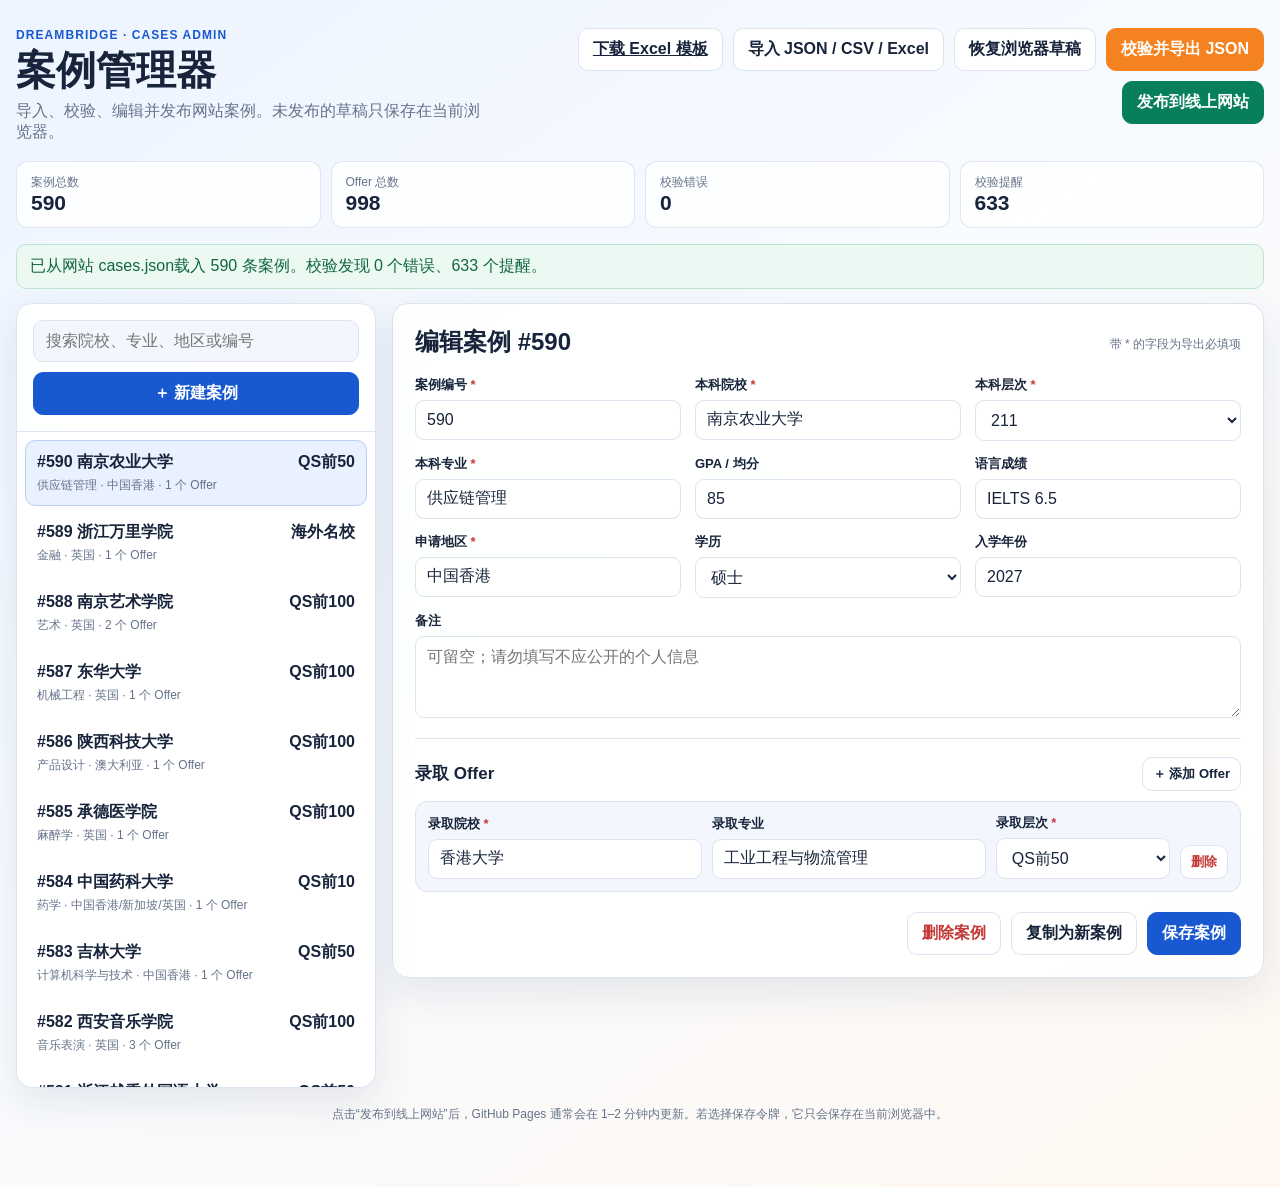
<file: cases-manager.html>
<!DOCTYPE html>
<html lang="zh-CN">
<head>
  <meta charset="UTF-8">
  <meta name="viewport" content="width=device-width, initial-scale=1.0">
  <meta name="robots" content="noindex,nofollow">
  <meta http-equiv="Content-Security-Policy" content="default-src 'self'; script-src 'self' https://cdn.sheetjs.com; style-src 'self'; img-src 'self' data:; connect-src 'self' https://api.github.com; object-src 'none'; base-uri 'none'; form-action 'none'">
  <title>DreamBridge 案例管理器</title>
  <link rel="stylesheet" href="cases-manager.css">
</head>
<body>
  <main class="manager-shell">
    <header class="manager-header">
      <div>
        <div class="eyebrow">DREAMBRIDGE · CASES ADMIN</div>
        <h1>案例管理器</h1>
        <p>导入、校验、编辑并发布网站案例。未发布的草稿只保存在当前浏览器。</p>
      </div>
      <div class="header-actions">
        <a class="btn" href="案例批量导入模板.xlsx" download>下载 Excel 模板</a>
        <button class="btn" id="importButton" type="button">导入 JSON / CSV / Excel</button>
        <button class="btn" id="restoreButton" type="button">恢复浏览器草稿</button>
        <button class="btn accent" id="exportButton" type="button">校验并导出 JSON</button>
        <button class="btn publish" id="publishButton" type="button">发布到线上网站</button>
        <input id="fileInput" type="file" accept=".json,.csv,.xlsx,.xls" hidden>
      </div>
    </header>

    <section class="status-strip" aria-label="案例状态">
      <div class="stat"><span>案例总数</span><strong id="caseCount">0</strong></div>
      <div class="stat"><span>Offer 总数</span><strong id="offerCount">0</strong></div>
      <div class="stat"><span>校验错误</span><strong id="errorCount">0</strong></div>
      <div class="stat"><span>校验提醒</span><strong id="warningCount">0</strong></div>
    </section>

    <div id="message" class="message" role="status"></div>

    <section class="workspace">
      <aside class="panel sidebar">
        <div class="sidebar-top">
          <input class="search" id="searchInput" type="search" placeholder="搜索院校、专业、地区或编号">
          <button class="btn primary new-case-button" id="newButton" type="button">＋ 新建案例</button>
        </div>
        <div class="case-list" id="caseList"></div>
      </aside>

      <section class="panel editor">
        <div class="editor-title">
          <h2 id="editorHeading">新建案例</h2>
          <span class="help">带 * 的字段为导出必填项</span>
        </div>
        <form id="caseForm">
          <div class="form-grid">
            <div class="field">
              <label class="required" for="caseId">案例编号</label>
              <input id="caseId" name="id" type="number" min="1" required readonly title="保存后按入学年份自动编号">
            </div>
            <div class="field">
              <label class="required" for="studentSchool">本科院校</label>
              <input id="studentSchool" name="student_school" required>
            </div>
            <div class="field">
              <label class="required" for="tier">本科层次</label>
              <select id="tier" name="tier" required>
                <option>985</option><option>211</option><option>双非</option><option>海外本科</option>
              </select>
            </div>
            <div class="field">
              <label class="required" for="studentMajor">本科专业</label>
              <input id="studentMajor" name="student_major" required>
            </div>
            <div class="field">
              <label for="gpa">GPA / 均分</label>
              <input id="gpa" name="gpa" placeholder="例如：86 或 3.6/4.0">
            </div>
            <div class="field">
              <label for="languageScore">语言成绩</label>
              <input id="languageScore" name="language_score" placeholder="例如：IELTS 7.0">
            </div>
            <div class="field">
              <label class="required" for="country">申请地区</label>
              <input id="country" name="country" placeholder="多个地区用 / 分隔，如 香港/英国" required>
            </div>
            <div class="field">
              <label for="degree">学历</label>
              <select id="degree" name="degree">
                <option>硕士</option><option>本科</option><option>博士</option>
              </select>
            </div>
            <div class="field">
              <label for="entryYear">入学年份</label>
              <input id="entryYear" name="entry_year" type="number" min="2020" max="2040">
            </div>
            <div class="field full">
              <label for="note">备注</label>
              <textarea id="note" name="note" placeholder="可留空；请勿填写不应公开的个人信息"></textarea>
            </div>
          </div>

          <div class="offers-block">
            <div class="section-heading">
              <h3>录取 Offer</h3>
              <button class="btn small" id="addOfferButton" type="button">＋ 添加 Offer</button>
            </div>
            <div id="offersContainer"></div>
          </div>

          <div class="editor-actions">
            <button class="btn danger" id="deleteButton" type="button">删除案例</button>
            <button class="btn" id="duplicateButton" type="button">复制为新案例</button>
            <button class="btn primary" type="submit">保存案例</button>
          </div>
        </form>
      </section>
    </section>
    <p class="footer-note">点击“发布到线上网站”后，GitHub Pages 通常会在 1–2 分钟内更新。若选择保存令牌，它只会保存在当前浏览器中。</p>
  </main>
  <div class="drop-zone" id="dropZone">松开即可导入文件</div>

  <dialog class="publish-dialog" id="publishDialog" aria-labelledby="publishTitle">
    <form method="dialog" class="publish-dialog-card">
      <div class="publish-dialog-heading">
        <div>
          <div class="eyebrow">SECURE PUBLISH</div>
          <h2 id="publishTitle">发布案例到线上网站</h2>
        </div>
        <button class="dialog-close" id="publishCloseButton" type="button" aria-label="关闭发布窗口">×</button>
      </div>
      <p class="publish-copy">请输入仅授权给 <strong>XieXinrui123/Study-Abroad-1</strong>、并具有“Contents: Read and write”权限的 GitHub Fine-grained Token。</p>
      <div class="field">
        <label for="githubToken">GitHub 发布令牌</label>
        <input id="githubToken" type="password" autocomplete="off" spellcheck="false" placeholder="github_pat_…">
      </div>
      <label class="remember-token">
        <input id="rememberGithubToken" type="checkbox">
        <span>在这台私人设备上保存令牌，之后自动使用</span>
      </label>
      <p class="token-note">保存后令牌只存放在当前浏览器中，不会写入网站代码、案例草稿或导出的文件。请勿在公用电脑上勾选。</p>
      <div class="publish-status" id="publishStatus" role="status" aria-live="polite"></div>
      <div class="dialog-actions">
        <button class="btn danger" id="clearTokenButton" type="button">清除已保存令牌</button>
        <button class="btn" id="publishCancelButton" type="button">取消</button>
        <button class="btn publish" id="publishConfirmButton" type="button">保存并发布</button>
      </div>
    </form>
  </dialog>

  <script src="https://cdn.sheetjs.com/xlsx-0.20.3/package/dist/xlsx.full.min.js"
    integrity="sha384-EnyY0/GSHQGSxSgMwaIPzSESbqoOLSexfnSMN2AP+39Ckmn92stwABZynq1JyzdT"
    crossorigin="anonymous"></script>
  <script src="cases-manager-core.js?v=20261101-2"></script>
  <script src="cases-manager.js?v=20261101-2"></script>
</body>
</html>
</file>
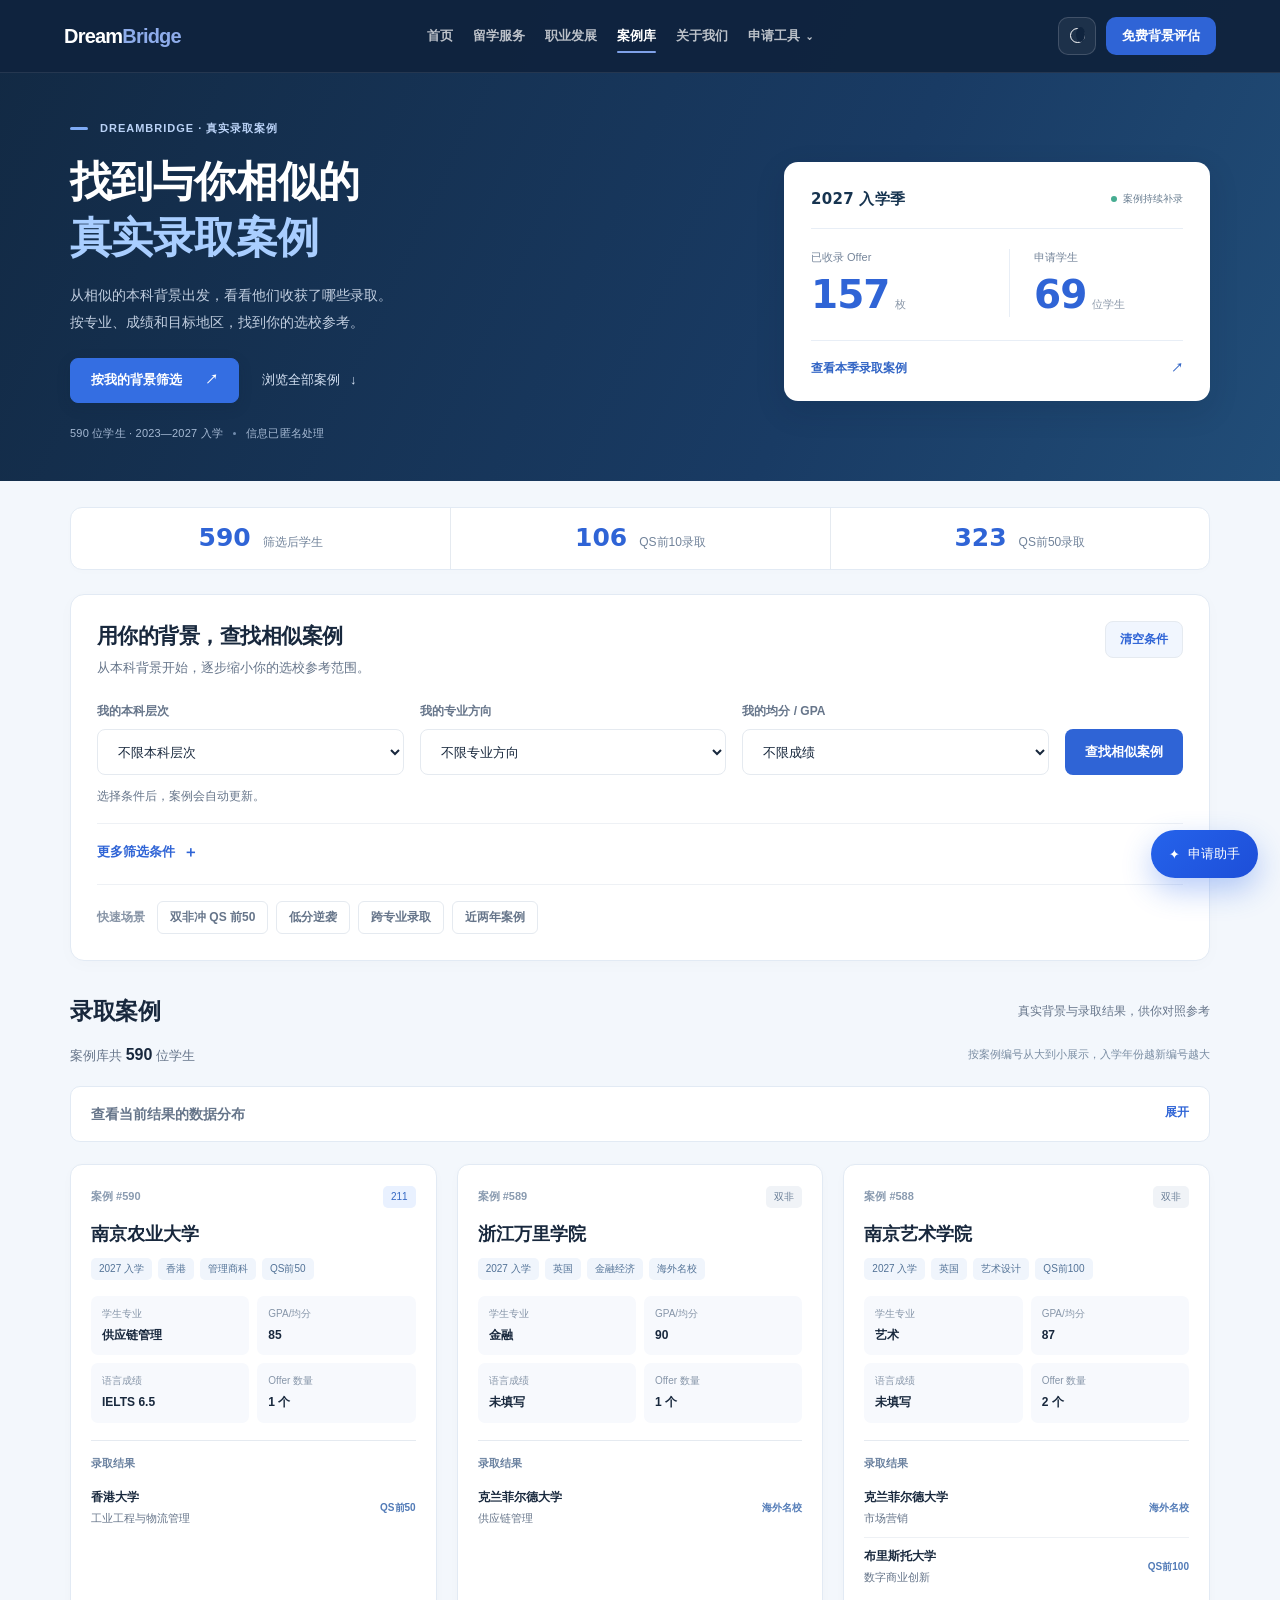
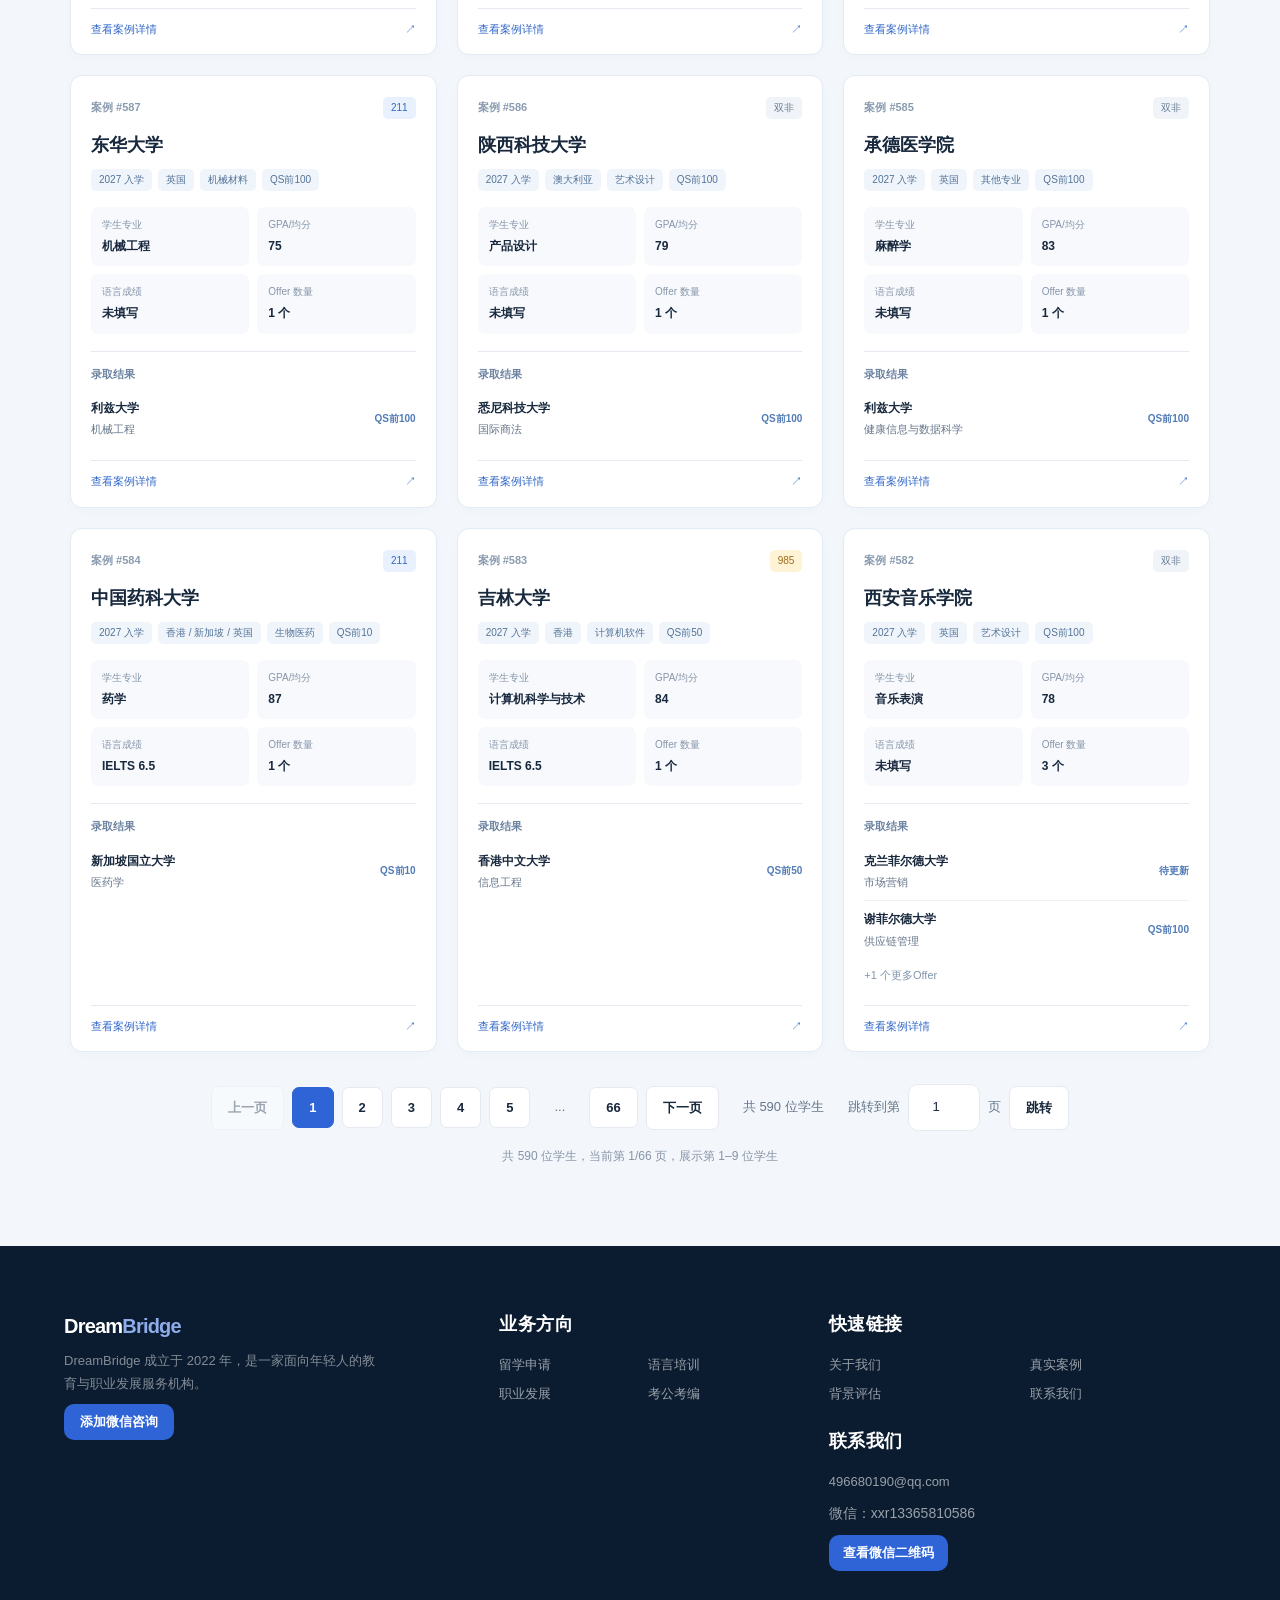
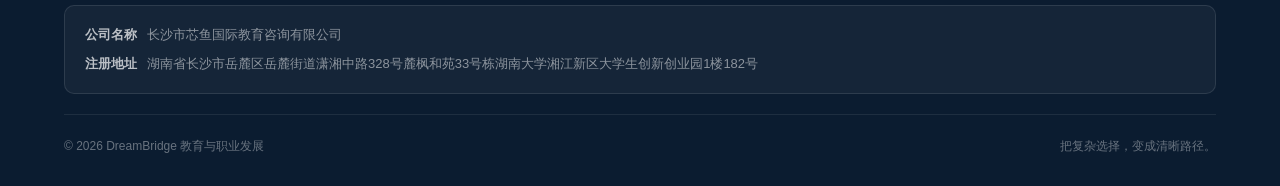
<file: cases.html>
<!DOCTYPE html>
<html lang="zh-CN">
<head>
<meta charset="UTF-8">
<meta name="viewport" content="width=device-width, initial-scale=1.0">
<meta name="description" content="DreamBridge留学真实录取案例库，500+英港新澳成功案例，支持按地区、院校档次、GPA筛选对比。">
<title>案例中心｜DreamBridge留学真实录取数据库</title>
<style>
:root {
  --color-bg: #f7fbff;
  --color-surface: #ffffff;
  --color-surface-elevated: #ffffff;
  --color-text: #12223a;
  --color-text-secondary: #607086;
  --color-text-tertiary: #8a9bb0;
  --color-primary: #2563EB;
  --color-primary-light: #EFF6FF;
  --color-primary-dark: #1D4ED8;
  --color-secondary: #10b981;
  --color-accent: #F59E0B;
  --color-accent-light: #FEF3C7;
  --color-border: #e5edf6;
  --color-border-light: #f0f4f8;
  --shadow-sm: 0 2px 8px rgba(18, 34, 58, 0.06);
  --shadow-md: 0 8px 24px rgba(18, 34, 58, 0.08);
  --shadow-lg: 0 16px 48px rgba(18, 34, 58, 0.12);
  --shadow-xl: 0 24px 64px rgba(18, 34, 58, 0.16);
  --radius-sm: 8px;
  --radius-md: 12px;
  --radius-lg: 16px;
  --radius-xl: 20px;
  --radius-full: 999px;
  --space-1: 4px;
  --space-2: 8px;
  --space-3: 12px;
  --space-4: 16px;
  --space-5: 20px;
  --space-6: 24px;
  --space-8: 32px;
  --space-10: 40px;
  --space-12: 48px;
  --space-16: 64px;
  --space-20: 80px;
  --font-sans: Inter, system-ui, -apple-system, 'Segoe UI', sans-serif;
  --font-display: 'Ma Shan Zheng', cursive;
  --text-xs: 12px;
  --text-sm: 13px;
  --text-base: 14px;
  --text-md: 15px;
  --text-lg: 16px;
  --text-xl: 18px;
  --text-2xl: 20px;
  --text-3xl: 24px;
  --text-4xl: 32px;
  --text-5xl: 40px;
  --ease-out: cubic-bezier(0.16, 1, 0.3, 1);
  --ease-spring: cubic-bezier(0.34, 1.56, 0.64, 1);
  --duration-fast: 150ms;
  --duration-base: 250ms;
  --duration-slow: 400ms;
  --z-base: 1;
  --z-sticky: 50;
  --z-header: 100;
  --z-countdown: 101;
  --z-modal: 200;
  --z-toast: 300;
}
body.dark {
  --color-bg: #0b1220;
  --color-surface: #121f31;
  --color-surface-elevated: #18283d;
  --color-text: #e7effa;
  --color-text-secondary: #9bb0c8;
  --color-text-tertiary: #6b7f99;
  --color-primary-light: #1b2a41;
  --color-border: #24364f;
  --color-border-light: #1a2638;
  --shadow-sm: 0 2px 8px rgba(0, 0, 0, 0.3);
  --shadow-md: 0 8px 24px rgba(0, 0, 0, 0.4);
  --shadow-lg: 0 16px 48px rgba(0, 0, 0, 0.5);
  --shadow-xl: 0 24px 64px rgba(0, 0, 0, 0.6);
}
*, *::before, *::after { box-sizing: border-box; margin: 0; padding: 0; }
html { scroll-behavior: smooth; }
body {
  font-family: var(--font-sans);
  color: var(--color-text);
  background: var(--color-bg);
  line-height: 1.6;
  font-size: var(--text-base);
  -webkit-font-smoothing: antialiased;
  -moz-osx-font-smoothing: grayscale;
}
img { max-width: 100%; height: auto; display: block; }
button { font-family: inherit; cursor: pointer; border: none; background: none; }
input, select, textarea { font-family: inherit; font-size: inherit; }
a { color: inherit; text-decoration: none; }
ul, ol { list-style: none; }
.container { width: min(1140px, 92%); margin: 0 auto; }
.section { padding: var(--space-20) 0; }
.section-alt { background: var(--color-primary-light); }
.section-kicker {
  color: var(--color-primary);
  font-size: var(--text-xs);
  letter-spacing: 2.5px;
  text-transform: uppercase;
  font-weight: 700;
  margin-bottom: var(--space-3);
}
.section-title {
  font-size: clamp(var(--text-3xl), 4vw, var(--text-4xl));
  font-weight: 800;
  line-height: 1.2;
  margin-bottom: var(--space-4);
}

/* Header */
.header {
  position: fixed;
  top: 0;
  left: 0;
  right: 0;
  z-index: var(--z-header);
  background: transparent;
  transition: background var(--duration-base) ease, box-shadow var(--duration-base) ease;
}
.header.scrolled {
  background: rgba(11, 17, 32, 0.92);
  backdrop-filter: blur(12px) saturate(180%);
  box-shadow: var(--shadow-md);
}
.nav-wrap {
  display: flex;
  align-items: center;
  justify-content: space-between;
  padding: var(--space-4) 0;
}
.logo {
  font-size: var(--text-2xl);
  font-weight: 800;
  color: #fff;
  letter-spacing: -0.5px;
}
.logo span { color: var(--color-secondary); }
.nav-links { display: flex; gap: var(--space-6); }
.nav-links a {
  color: rgba(255,255,255,0.9);
  font-size: var(--text-sm);
  font-weight: 600;
  transition: all var(--duration-fast) ease;
  position: relative;
  padding: 4px 0;
}
.nav-links a::after {
  content: '';
  position: absolute;
  bottom: 0;
  left: 0;
  width: 0;
  height: 2px;
  background: var(--color-accent);
  border-radius: 1px;
  transition: width var(--duration-base) var(--ease-out);
}
.nav-links a:hover { color: #fff; }
.nav-links a:hover::after { width: 100%; }
.theme-toggle {
  width: 36px;
  height: 36px;
  border-radius: var(--radius-md);
  background: rgba(255,255,255,0.12);
  border: 1px solid rgba(255,255,255,0.2);
  color: #fff;
  display: grid;
  place-items: center;
  font-size: var(--text-md);
  transition: all var(--duration-fast) ease;
}
.theme-toggle:hover { background: rgba(255,255,255,0.2); }

/* Case library introduction */
.cases-page .hero {
  min-height: 0;
  padding: 126px 0 44px;
  background: #f5f3ee;
  border-bottom: 1px solid #e4e1d9;
  display: block;
}
.cases-page .hero::before { display: none; }
.cases-page .hero-content {
  width: min(1140px, 92%);
  max-width: none;
  padding: 0;
  display: grid;
  grid-template-columns: minmax(0, 1.5fr) minmax(280px, 0.85fr);
  gap: 80px;
  align-items: center;
  text-align: left;
  color: #162d45;
}
.cases-eyebrow { display: flex; align-items: center; gap: 12px; color: #78654a; font-size: 11px; font-weight: 700; letter-spacing: 2px; margin-bottom: 18px; }
.cases-eyebrow::before { content: ''; width: 26px; height: 1px; background: #a88b60; }
.cases-page .hero-title { font-family: 'Songti SC', 'STSong', 'Noto Serif SC', serif; font-size: clamp(34px, 3.7vw, 48px); font-weight: 600; line-height: 1.35; letter-spacing: 1px; margin: 0 0 16px; }
.cases-page .hero-title span { color: #8b7350; }
.cases-page .hero-subtitle { margin: 0; max-width: 490px; font-size: 14px; color: #69717a; line-height: 1.9; }
.cases-hero-actions { display: flex; flex-wrap: wrap; align-items: center; gap: 22px; margin-top: 25px; }
.cases-hero-primary { display: inline-flex; align-items: center; justify-content: center; gap: 24px; min-height: 46px; padding: 0 20px; background: #19344f; color: #fff; border: 1px solid #19344f; border-radius: 5px; font-size: 13px; font-weight: 600; transition: background .2s; }
.cases-hero-primary:hover { background: #294b68; }
.cases-hero-secondary { display: inline-flex; gap: 10px; align-items: center; min-height: 44px; font-size: 13px; color: #526273; }
.cases-hero-secondary:hover { color: #183650; }
.cases-hero-proof { margin-top: 22px; display: flex; flex-wrap: wrap; align-items: center; gap: 10px; font-size: 11px; color: #858581; letter-spacing: .2px; }
.cases-hero-proof i { width: 3px; height: 3px; background: #b8b3a8; border-radius: 50%; }
.cases-latest.site-admission-broadcast { padding: 26px 28px 20px; border: 1px solid #dcd9d0; border-top: 3px solid #aa9068; border-radius: 6px; background: #fffefa; color: #19344f; box-shadow: 0 5px 20px rgba(39,48,52,.025); }
.cases-latest-heading { display: flex; align-items: center; justify-content: space-between; gap: 15px; padding-bottom: 17px; border-bottom: 1px solid #e9e5dc; }
.cases-latest-heading h2 { font-size: 14px; font-weight: 600; letter-spacing: .3px; }
.cases-latest-status { display: flex; align-items: center; gap: 6px; font-size: 10px; color: #698279; white-space: nowrap; }
.cases-latest-status::before { content: ''; width: 5px; height: 5px; border-radius: 50%; background: #668878; }
.cases-latest-stats { display: grid; grid-template-columns: 1fr 1fr; gap: 24px; padding: 22px 0; }
.cases-latest-stats > div + div { border-left: 1px solid #e9e5dc; padding-left: 24px; }
.cases-latest-stats dt { color: #83877f; font-size: 11px; margin-bottom: 8px; }
.cases-latest-stats dd { display: flex; align-items: baseline; gap: 6px; }
.cases-latest-stats strong { font-family: Georgia, 'Times New Roman', serif; font-size: 42px; line-height: 1.15; font-weight: 400; font-variant-numeric: tabular-nums; }
.cases-latest-stats small { color: #8a8b83; font-size: 11px; }
.cases-latest-link { width: 100%; min-height: 42px; padding: 13px 0 0; display: flex; align-items: center; justify-content: space-between; text-align: left; border-top: 1px solid #e9e5dc; color: #6e5b3e; font-size: 12px; }
.cases-latest-link:hover { color: #19344f; }
.cases-latest-link:disabled { opacity: .55; cursor: default; }
.cases-page a:focus-visible, .cases-page button:focus-visible { outline: 2px solid #ad8350; outline-offset: 4px; }
.cases-page #cases { padding-top: 26px; background: #f7f8fa; scroll-margin-top: 85px; }
.cases-page #caseFinder, .cases-page #casesGrid { scroll-margin-top: 92px; }
.cases-page .stats-bar { gap: 0; border: 1px solid #e1e6eb; border-radius: 6px; background: var(--color-surface); margin-bottom: 22px; }
.cases-page .stat-pill { display: flex; gap: 10px; align-items: baseline; justify-content: center; padding: 16px 10px; border: 0; border-radius: 0; box-shadow: none; background: transparent; }
.cases-page .stat-pill + .stat-pill { border-left: 1px solid var(--color-border); }
.cases-page .stat-pill:hover { transform: none; box-shadow: none; }
.cases-page .stat-number { color: var(--color-text); font-size: 21px; font-weight: 600; }
.cases-page .stat-label { margin: 0; font-size: 11px; }
.cases-page .case-finder { border-radius: 8px; box-shadow: 0 4px 18px rgba(18,34,58,.03); }
.cases-page.dark .hero { background: #122238; border-color: #2a3b4d; }
.cases-page.dark .hero-content { color: #e6e9ed; }
.cases-page.dark .hero-title span { color: #c7b18e; }
.cases-page.dark .hero-subtitle, .cases-page.dark .cases-hero-secondary { color: #acb8c5; }
.cases-page.dark .cases-eyebrow { color: #c7b18e; }
.cases-page.dark .cases-latest { background: #192b40; color: #e6e9ed; border-color: #3b4b5b; border-top-color: #b99c71; }
.cases-page.dark .cases-latest-heading, .cases-page.dark .cases-latest-stats > div + div, .cases-page.dark .cases-latest-link { border-color: #38495a; }
.cases-page.dark .cases-latest-stats dt, .cases-page.dark .cases-latest-stats small, .cases-page.dark .cases-hero-proof { color: #a5b2bd; }
.cases-page.dark .cases-latest-status { color: #acc6b9; }
.cases-page.dark .cases-latest-link { color: #d0b68b; }
.cases-page.dark #cases { background: var(--color-bg); }
.cases-page.dark .stats-bar { border-color: var(--color-border); }
@media (max-width: 900px) {
  .cases-page .hero-content { gap: 35px; grid-template-columns: minmax(0,1.25fr) minmax(260px,.9fr); }
  .cases-latest.site-admission-broadcast { padding: 22px; }
}
@media (max-width: 640px) {
  .cases-page .hero { padding: 104px 0 26px; }
  .cases-page .hero-content { grid-template-columns: 1fr; gap: 27px; width: 90%; }
  .cases-eyebrow { font-size: 10px; margin-bottom: 15px; }
  .cases-page .hero-title { font-size: 34px; margin-bottom: 13px; }
  .cases-page .hero-subtitle { font-size: 13px; }
  .cases-hero-actions { gap: 20px; margin-top: 19px; }
  .cases-hero-primary { padding: 0 16px; font-size: 12px; gap: 18px; }
  .cases-hero-secondary { font-size: 12px; }
  .cases-hero-proof { margin-top: 16px; gap: 8px; font-size: 10px; }
  .cases-latest.site-admission-broadcast { padding: 17px 20px 12px; }
  .cases-latest-heading { padding-bottom: 11px; }
  .cases-latest-stats { padding: 15px 0; }
  .cases-latest-stats dt { margin-bottom: 3px; }
  .cases-latest-stats strong { font-size: 34px; }
  .cases-latest-link { padding-top: 9px; min-height: 40px; }
  .cases-page #cases { padding-top: 18px; }
  .cases-page .stat-pill { flex-direction: column; align-items: center; gap: 5px; padding: 12px 4px; }
  .cases-page .stat-number { font-size: 19px; }
  .cases-page .stat-label { font-size: 10px; }
}
@media (prefers-reduced-motion: reduce) { .cases-page { scroll-behavior: auto; } }

/* Buttons */
.btn {
  display: inline-flex;
  align-items: center;
  justify-content: center;
  gap: var(--space-2);
  padding: var(--space-3) var(--space-6);
  border-radius: var(--radius-md);
  font-weight: 700;
  font-size: var(--text-md);
  transition: all var(--duration-base) var(--ease-out);
  cursor: pointer;
  border: none;
}
.btn-primary {
  background: linear-gradient(135deg, #F59E0B, #D97706);
  color: #fff;
  box-shadow: 0 8px 24px rgba(245, 158, 11, 0.3);
}
.btn-primary:hover {
  transform: translateY(-2px);
  box-shadow: 0 12px 32px rgba(245, 158, 11, 0.35);
}
.btn-primary:active { transform: scale(0.98); }
.btn-secondary {
  background: rgba(255,255,255,0.1);
  color: #fff;
  border: 1.5px solid rgba(255,255,255,0.35);
  backdrop-filter: blur(4px);
}
.btn-secondary:hover {
  background: rgba(255,255,255,0.18);
  border-color: rgba(255,255,255,0.5);
}
.btn-sm { padding: var(--space-2) var(--space-4); font-size: var(--text-sm); }

/* 院校档次标签颜色 */
.pill-tier-985 { background: linear-gradient(135deg, #f59e0b, #d97706) !important; color: #fff !important; }
.pill-tier-211 { background: linear-gradient(135deg, #3b82f6, #2563eb) !important; color: #fff !important; }
.pill-tier-shuangfei { background: linear-gradient(135deg, #ff6b6b, #ee5a6f) !important; color: #fff !important; }
.pill-tier-overseas { background: linear-gradient(135deg, #8b5cf6, #7c3aed) !important; color: #fff !important; }

/* Cases */
.stats-bar {
  display: grid;
  grid-template-columns: repeat(3, 1fr);
  gap: var(--space-4);
  margin-bottom: var(--space-8);
}
.stat-pill {
  background: var(--color-surface);
  border: 1px solid var(--color-border);
  border-radius: var(--radius-md);
  padding: var(--space-5) var(--space-4);
  box-shadow: var(--shadow-sm);
  text-align: center;
  transition: all var(--duration-base) var(--ease-out);
}
.stat-pill:hover { transform: translateY(-2px); box-shadow: var(--shadow-md); }
.stat-number {
  font-size: var(--text-3xl);
  font-weight: 800;
  color: var(--color-primary);
  line-height: 1;
}
.stat-label {
  font-size: var(--text-xs);
  color: var(--color-text-secondary);
  margin-top: var(--space-2);
}
.filter-row {
  display: grid;
  grid-template-columns: 2fr repeat(3, 1fr);
  gap: var(--space-3);
  margin-bottom: var(--space-4);
}
.filter-input, .filter-select {
  padding: var(--space-3) var(--space-4);
  border: 1px solid var(--color-border);
  border-radius: var(--radius-md);
  background: var(--color-surface);
  color: var(--color-text);
  font-size: var(--text-sm);
  width: 100%;
  transition: all var(--duration-fast) ease;
}
.filter-input:focus, .filter-select:focus {
  outline: none;
  border-color: var(--color-primary);
  box-shadow: 0 0 0 3px rgba(37, 99, 235, 0.1);
}
.quick-tags {
  display: flex;
  gap: var(--space-2);
  margin-bottom: var(--space-4);
  flex-wrap: wrap;
}
.quick-tag {
  padding: var(--space-2) var(--space-4);
  border: 1px solid var(--color-border);
  background: var(--color-surface);
  border-radius: var(--radius-full);
  cursor: pointer;
  font-size: var(--text-sm);
  font-weight: 600;
  color: var(--color-text-secondary);
  transition: all var(--duration-fast) ease;
  user-select: none;
}
.quick-tag:hover {
  border-color: var(--color-primary);
  color: var(--color-primary);
  background: var(--color-primary-light);
}
.quick-tag.active {
  background: var(--color-primary);
  color: #fff;
  border-color: var(--color-primary);
}
.tier-filter-row {
  display: flex;
  gap: var(--space-2);
  margin-bottom: var(--space-6);
  flex-wrap: wrap;
  align-items: center;
}
.tier-filter-label {
  font-size: var(--text-sm);
  font-weight: 600;
  color: var(--color-text-secondary);
  margin-right: var(--space-2);
}
.tier-tag {
  padding: var(--space-2) var(--space-4);
  border: 1px solid var(--color-border);
  background: var(--color-surface);
  border-radius: var(--radius-full);
  cursor: pointer;
  font-size: var(--text-sm);
  font-weight: 600;
  color: var(--color-text-secondary);
  transition: all var(--duration-fast) ease;
  user-select: none;
}
.tier-tag:hover {
  border-color: var(--color-primary);
  color: var(--color-primary);
  background: var(--color-primary-light);
}
.tier-tag.active {
  background: var(--color-primary);
  color: #fff;
  border-color: var(--color-primary);
}
.case-finder {
  background: var(--color-surface);
  border: 1px solid var(--color-border);
  border-radius: var(--radius-xl);
  box-shadow: var(--shadow-md);
  padding: var(--space-6);
  margin-bottom: var(--space-6);
}
.finder-heading {
  display: flex;
  align-items: flex-start;
  justify-content: space-between;
  gap: var(--space-4);
  margin-bottom: var(--space-5);
}
.finder-heading h2 {
  font-size: var(--text-xl);
  line-height: 1.35;
  margin-bottom: var(--space-1);
}
.finder-heading p {
  color: var(--color-text-secondary);
  font-size: var(--text-sm);
}
.reset-button {
  color: var(--color-primary);
  border: 1px solid var(--color-border);
  background: var(--color-primary-light);
  padding: var(--space-2) var(--space-4);
  border-radius: var(--radius-full);
  font-size: var(--text-sm);
  font-weight: 700;
  white-space: nowrap;
}
.reset-button:hover { border-color: var(--color-primary); }
.finder-grid {
  display: grid;
  grid-template-columns: repeat(3, minmax(0, 1fr)) auto;
  gap: var(--space-4);
  align-items: end;
}
.filter-field { min-width: 0; }
.filter-field-wide { grid-column: span 2; }
.filter-field label {
  display: block;
  margin-bottom: var(--space-2);
  color: var(--color-text-secondary);
  font-size: var(--text-xs);
  font-weight: 700;
}
.filter-field .filter-input,
.filter-field .filter-select { min-height: 46px; }
.find-similar-button {
  min-height: 46px;
  padding: var(--space-3) var(--space-5);
  border-radius: var(--radius-md);
  color: #fff;
  background: linear-gradient(135deg, var(--color-primary), var(--color-primary-dark));
  font-size: var(--text-sm);
  font-weight: 800;
  white-space: nowrap;
  box-shadow: var(--shadow-primary);
}
.find-similar-button:hover { transform: translateY(-1px); }
.finder-feedback {
  min-height: 20px;
  margin-top: var(--space-3);
  color: var(--color-text-secondary);
  font-size: var(--text-xs);
}
.finder-feedback.success { color: var(--color-success); }
.advanced-filters {
  margin-top: var(--space-4);
  border-top: 1px solid var(--color-border-light);
}
.advanced-filters summary {
  display: flex;
  align-items: center;
  gap: var(--space-2);
  width: fit-content;
  padding-top: var(--space-4);
  color: var(--color-primary);
  cursor: pointer;
  font-size: var(--text-sm);
  font-weight: 800;
  list-style: none;
}
.advanced-filters summary::-webkit-details-marker { display: none; }
.advanced-filters summary::after {
  content: "＋";
  font-size: var(--text-md);
  transition: transform var(--duration-fast) ease;
}
.advanced-filters[open] summary::after { transform: rotate(45deg); }
.advanced-grid {
  display: grid;
  grid-template-columns: 2fr repeat(4, minmax(0, 1fr));
  gap: var(--space-4);
  margin-top: var(--space-4);
}
.preset-row {
  display: flex;
  align-items: center;
  flex-wrap: wrap;
  gap: var(--space-2);
  margin-top: var(--space-5);
  padding-top: var(--space-4);
  border-top: 1px solid var(--color-border-light);
}
.preset-label {
  color: var(--color-text-tertiary);
  font-size: var(--text-xs);
  font-weight: 700;
  margin-right: var(--space-1);
}
.preset-button {
  padding: var(--space-2) var(--space-4);
  border-radius: var(--radius-full);
  border: 1px solid var(--color-border);
  background: var(--color-surface);
  color: var(--color-text-secondary);
  font-size: var(--text-xs);
  font-weight: 700;
}
.preset-button:hover,
.preset-button.active {
  color: var(--color-primary);
  background: var(--color-primary-light);
  border-color: var(--color-primary);
}
.active-filter-row {
  display: none;
  align-items: center;
  flex-wrap: wrap;
  gap: var(--space-2);
  margin-top: var(--space-4);
}
.active-filter-row.show { display: flex; }
.active-filter-label {
  color: var(--color-text-tertiary);
  font-size: var(--text-xs);
}
.active-filter-chip {
  display: inline-flex;
  align-items: center;
  gap: var(--space-2);
  padding: 5px 10px;
  border-radius: var(--radius-full);
  color: var(--color-primary-dark);
  background: var(--color-primary-light);
  border: 1px solid rgba(37, 99, 235, 0.18);
  font-size: var(--text-xs);
  font-weight: 700;
}
.active-filter-chip button {
  color: inherit;
  font-size: var(--text-md);
  line-height: 1;
}
.result-toolbar {
  display: flex;
  align-items: center;
  justify-content: space-between;
  gap: var(--space-4);
  margin: var(--space-6) 0 var(--space-4);
}
.result-summary {
  color: var(--color-text-secondary);
  font-size: var(--text-sm);
}
.result-summary strong {
  color: var(--color-text);
  font-size: var(--text-lg);
}
.match-note {
  display: inline-flex;
  align-items: center;
  gap: var(--space-2);
  padding: var(--space-2) var(--space-3);
  border-radius: var(--radius-full);
  color: #047857;
  background: #ecfdf5;
  font-size: var(--text-xs);
  font-weight: 700;
}
.insights-panel {
  border: 1px solid var(--color-border);
  border-radius: var(--radius-lg);
  background: var(--color-surface);
  margin-bottom: var(--space-6);
}
.insights-panel summary {
  cursor: pointer;
  padding: var(--space-4) var(--space-5);
  font-weight: 700;
  color: var(--color-text-secondary);
  list-style: none;
}
.insights-panel summary::-webkit-details-marker { display: none; }
.insights-panel summary::after {
  content: '展开';
  float: right;
  color: var(--color-primary);
  font-size: var(--text-xs);
}
.insights-panel[open] summary::after { content: '收起'; }
.insights-panel .charts-grid {
  padding: 0 var(--space-4) var(--space-4);
  margin-bottom: 0;
}
.match-score {
  display: inline-flex;
  align-items: center;
  gap: 5px;
  color: #047857;
  background: #ecfdf5;
  border-radius: var(--radius-full);
  padding: var(--space-1) var(--space-3);
  font-size: var(--text-xs);
  font-weight: 800;
}
.case-card-topline {
  display: flex;
  align-items: center;
  justify-content: space-between;
  gap: var(--space-2);
  margin-bottom: var(--space-3);
}
.no-results-card {
  max-width: 560px;
  margin: 0 auto;
  padding: var(--space-8);
  border-radius: var(--radius-lg);
  background: var(--color-surface);
  border: 1px solid var(--color-border);
  box-shadow: var(--shadow-sm);
}
.no-results-card h3 {
  color: var(--color-text);
  margin-bottom: var(--space-2);
}
.no-results-card p {
  font-size: var(--text-sm);
  margin-bottom: var(--space-4);
}
.no-results-actions {
  display: flex;
  justify-content: center;
  gap: var(--space-2);
  flex-wrap: wrap;
}
.relax-filter-button {
  padding: var(--space-2) var(--space-4);
  border: 1px solid var(--color-primary);
  border-radius: var(--radius-full);
  color: var(--color-primary);
  background: var(--color-primary-light);
  font-size: var(--text-sm);
  font-weight: 700;
}
.relax-filter-button:hover {
  color: #fff;
  background: var(--color-primary);
}
.load-error-card {
  max-width: 560px;
  margin: var(--space-8) auto;
  padding: var(--space-8);
  border: 1px solid var(--color-border);
  border-radius: var(--radius-lg);
  background: var(--color-surface);
  text-align: center;
}
.load-error-card h3 { margin-bottom: var(--space-2); color: var(--color-text); }
.load-error-card p { margin-bottom: var(--space-5); color: var(--color-text-secondary); font-size: var(--text-sm); }
.charts-grid {
  display: grid;
  grid-template-columns: repeat(3, 1fr);
  gap: var(--space-4);
  margin-bottom: var(--space-6);
}
.chart-card {
  background: var(--color-surface);
  border: 1px solid var(--color-border);
  border-radius: var(--radius-lg);
  padding: var(--space-5);
  box-shadow: var(--shadow-sm);
}
.chart-title {
  font-size: var(--text-sm);
  font-weight: 700;
  color: var(--color-text);
  margin-bottom: var(--space-4);
  display: flex;
  align-items: center;
  gap: var(--space-2);
}
.bar-chart { display: flex; flex-direction: column; gap: var(--space-3); }
.bar-row { display: flex; align-items: center; gap: var(--space-3); }
.bar-label {
  width: 100px;
  font-size: var(--text-xs);
  color: var(--color-text-secondary);
  text-align: right;
  flex-shrink: 0;
}
.bar-track {
  flex: 1;
  height: 28px;
  background: var(--color-border-light);
  border-radius: var(--radius-sm);
  overflow: hidden;
}
.bar-fill {
  height: 100%;
  background: linear-gradient(90deg, var(--color-primary), var(--color-secondary));
  border-radius: var(--radius-sm);
  display: flex;
  align-items: center;
  justify-content: flex-end;
  padding-right: var(--space-2);
  min-width: 36px;
  transition: width 1s var(--ease-out);
}
.bar-value { font-size: var(--text-xs); font-weight: 700; color: #fff; }
.cases-grid {
  display: grid;
  grid-template-columns: repeat(auto-fill, minmax(360px, 1fr));
  gap: var(--space-5);
  min-height: 200px;
}
.case-card {
  background: var(--color-surface);
  border: 1px solid var(--color-border);
  border-radius: var(--radius-lg);
  padding: var(--space-5);
  box-shadow: var(--shadow-sm);
  transition: all var(--duration-base) var(--ease-out);
  cursor: pointer;
}
.case-card:hover {
  transform: translateY(-4px);
  box-shadow: var(--shadow-lg);
  border-color: var(--color-primary);
}
.case-header {
  display: flex;
  justify-content: space-between;
  align-items: start;
  margin-bottom: var(--space-3);
  gap: var(--space-2);
}
.case-title {
  font-size: var(--text-md);
  font-weight: 700;
  color: var(--color-text);
  line-height: 1.4;
}
.case-pills {
  display: flex;
  flex-wrap: wrap;
  gap: var(--space-2);
  margin-bottom: var(--space-3);
}
.pill {
  display: inline-block;
  background: var(--color-primary-light);
  color: var(--color-primary-dark);
  padding: var(--space-1) var(--space-3);
  border-radius: var(--radius-full);
  font-size: var(--text-xs);
  font-weight: 600;
}
.case-meta {
  display: grid;
  grid-template-columns: repeat(2, 1fr);
  gap: var(--space-2);
}
.meta-item {
  background: var(--color-primary-light);
  border: 1px solid var(--color-border);
  border-radius: var(--radius-md);
  padding: var(--space-3);
}
.meta-label {
  font-size: var(--text-xs);
  color: var(--color-text-tertiary);
  margin-bottom: var(--space-1);
}
.meta-value { font-weight: 700; font-size: var(--text-sm); color: var(--color-text); }
.offer-section {
  margin-top: var(--space-4);
  padding-top: var(--space-4);
  border-top: 1px dashed var(--color-border);
}
.offer-title {
  font-size: var(--text-sm);
  font-weight: 700;
  color: var(--color-primary);
  margin-bottom: var(--space-3);
}
.offer-list { display: flex; flex-direction: column; gap: var(--space-2); }
.offer-item {
  display: grid;
  grid-template-columns: 1fr 1fr auto;
  gap: var(--space-3);
  background: var(--color-primary-light);
  border: 1px solid var(--color-border);
  padding: var(--space-3);
  border-radius: var(--radius-md);
  align-items: center;
}
.offer-school { font-weight: 700; color: var(--color-text); font-size: var(--text-sm); }
.offer-major { color: var(--color-text-secondary); font-size: var(--text-xs); }
.offer-rank {
  font-weight: 700;
  color: var(--color-accent);
  font-size: var(--text-xs);
  white-space: nowrap;
}
.offer-more {
  color: var(--color-text-tertiary);
  font-size: var(--text-xs);
  text-align: center;
  padding: var(--space-1) 0;
}
.no-results {
  text-align: center;
  padding: var(--space-16) var(--space-5);
  color: var(--color-text-secondary);
  font-size: var(--text-lg);
  grid-column: 1 / -1;
}
.pagination {
  display: flex;
  justify-content: center;
  align-items: center;
  gap: var(--space-2);
  margin-top: var(--space-8);
  flex-wrap: wrap;
}
.page-btn {
  padding: var(--space-3) var(--space-4);
  border: 1px solid var(--color-border);
  background: var(--color-surface);
  border-radius: var(--radius-md);
  cursor: pointer;
  font-weight: 600;
  font-size: var(--text-sm);
  color: var(--color-text);
  transition: all var(--duration-fast) ease;
  min-width: 40px;
}
.page-btn:hover:not(:disabled) {
  background: var(--color-primary-light);
  border-color: var(--color-primary);
  color: var(--color-primary);
}
.page-btn.active {
  background: var(--color-primary);
  color: #fff;
  border-color: var(--color-primary);
}
.page-btn:disabled { opacity: 0.4; cursor: not-allowed; }
.page-jump {
  display: flex;
  align-items: center;
  gap: var(--space-2);
  color: var(--color-text-secondary);
  font-size: var(--text-sm);
}
.page-jump input {
  width: 72px;
  padding: var(--space-3) var(--space-2);
  border: 1px solid var(--color-border);
  border-radius: var(--radius-md);
  background: var(--color-surface);
  color: var(--color-text);
  font: inherit;
  text-align: center;
}
.page-jump input:focus-visible {
  outline: 2px solid var(--color-primary);
  outline-offset: 2px;
}
.page-info {
  padding: var(--space-3) var(--space-4);
  color: var(--color-text-secondary);
  font-size: var(--text-sm);
}
.data-tip {
  text-align: center;
  color: var(--color-text-tertiary);
  font-size: var(--text-xs);
  margin-top: var(--space-4);
}

/* Case Modal */
.case-modal {
  position: fixed;
  inset: 0;
  background: rgba(10, 20, 36, 0.7);
  display: none;
  place-items: center;
  z-index: var(--z-modal);
  backdrop-filter: blur(8px);
  padding: var(--space-5);
  overflow-y: auto;
}
.case-modal.show { display: grid; }
.case-detail {
  background: var(--color-surface);
  border-radius: var(--radius-xl);
  box-shadow: var(--shadow-xl);
  max-width: 640px;
  width: 100%;
  max-height: 90vh;
  overflow-y: auto;
  position: relative;
  animation: modalIn var(--duration-slow) var(--ease-out);
}
@keyframes modalIn {
  from { opacity: 0; transform: scale(0.95) translateY(20px); }
  to { opacity: 1; transform: scale(1) translateY(0); }
}
.case-detail-close {
  position: absolute;
  top: var(--space-4);
  right: var(--space-4);
  width: 36px;
  height: 36px;
  display: grid;
  place-items: center;
  border-radius: 50%;
  font-size: var(--text-xl);
  color: var(--color-text-secondary);
  transition: all var(--duration-fast) ease;
  z-index: 10;
}
.case-detail-close:hover {
  background: var(--color-border-light);
  color: var(--color-text);
}
.case-detail-header { padding: var(--space-8) var(--space-8) 0; }
.case-detail-header h2 { font-size: var(--text-xl); margin-bottom: var(--space-3); }
.case-detail-body { padding: 0 var(--space-8) var(--space-8); }
.case-detail-meta {
  display: grid;
  grid-template-columns: repeat(2, 1fr);
  gap: var(--space-3);
  margin: var(--space-5) 0;
}
.detail-meta-block {
  background: var(--color-primary-light);
  border-radius: var(--radius-md);
  padding: var(--space-4);
}
.detail-meta-block label {
  font-size: var(--text-xs);
  color: var(--color-text-tertiary);
  display: block;
  margin-bottom: var(--space-1);
}
.detail-meta-block value {
  font-weight: 700;
  font-size: var(--text-sm);
  color: var(--color-text);
}
.case-detail-offers { margin-top: var(--space-6); }
.case-detail-offers h4 {
  font-size: var(--text-sm);
  color: var(--color-primary);
  margin-bottom: var(--space-4);
  font-weight: 700;
}
.detail-offer-item {
  display: flex;
  justify-content: space-between;
  align-items: center;
  padding: var(--space-3) var(--space-4);
  background: var(--color-primary-light);
  border: 1px solid var(--color-border);
  border-radius: var(--radius-md);
  margin-bottom: var(--space-2);
}
.detail-offer-school { font-weight: 700; font-size: var(--text-sm); }
.detail-offer-major { font-size: var(--text-xs); color: var(--color-text-secondary); }
.detail-offer-rank {
  font-weight: 700;
  color: var(--color-accent);
  font-size: var(--text-sm);
}
.case-detail-cta {
  padding: var(--space-6) var(--space-8);
  border-top: 1px solid var(--color-border);
  text-align: center;
}
.case-detail-cta p {
  color: var(--color-text-secondary);
  font-size: var(--text-sm);
  margin-bottom: var(--space-4);
}

/* Footer */
.footer {
  background: #0B1120;
  color: #b0c4de;
  padding: var(--space-12) 0 var(--space-8);
}
.footer-grid {
  display: flex;
  justify-content: space-between;
  gap: var(--space-8);
  align-items: center;
}
.footer h2 { color: #fff; font-size: var(--text-xl); margin-bottom: var(--space-4); }
.footer p { margin: var(--space-2) 0; font-size: var(--text-sm); opacity: 0.85; }
.footer-actions { display: flex; gap: var(--space-3); flex-wrap: wrap; }

/* Mobile CTA */
.mobile-cta {
  position: fixed;
  bottom: 0;
  left: 0;
  right: 0;
  background: var(--color-surface);
  border-top: 1px solid var(--color-border);
  padding: var(--space-3) var(--space-4);
  display: none;
  gap: var(--space-3);
  align-items: center;
  z-index: var(--z-sticky);
  box-shadow: 0 -4px 20px rgba(0,0,0,0.08);
}
.mobile-cta-wx {
  font-size: var(--text-sm);
  color: var(--color-text);
  font-weight: 600;
  flex: 1;
  white-space: nowrap;
  overflow: hidden;
  text-overflow: ellipsis;
}

/* Back to top */
.to-top {
  position: fixed;
  right: var(--space-5);
  bottom: 80px;
  width: 44px;
  height: 44px;
  border-radius: 50%;
  background: var(--color-primary);
  color: #fff;
  font-size: var(--text-lg);
  display: none;
  place-items: center;
  cursor: pointer;
  box-shadow: 0 4px 16px rgba(37,99,235,0.3);
  transition: all var(--duration-base) var(--ease-out);
  z-index: 97;
  border: none;
}
.to-top.show { display: grid; }
.to-top:hover {
  transform: translateY(-3px);
  background: var(--color-primary-dark);
  box-shadow: 0 6px 20px rgba(37,99,235,0.4);
}

/* QR Modal */
.qr-modal {
  position: fixed;
  inset: 0;
  background: rgba(10, 20, 36, 0.65);
  display: none;
  place-items: center;
  z-index: var(--z-modal);
  backdrop-filter: blur(6px);
  padding: var(--space-5);
}
.qr-modal.show { display: grid; }
.qr-card {
  background: var(--color-surface);
  border-radius: var(--radius-xl);
  padding: var(--space-8);
  text-align: center;
  position: relative;
  box-shadow: var(--shadow-xl);
  max-width: 360px;
  width: 100%;
  animation: modalIn var(--duration-slow) var(--ease-out);
}
.qr-fallback {
  width: 200px;
  height: 200px;
  margin: var(--space-4) auto;
  background: linear-gradient(135deg, #07c160, #059142);
  border-radius: var(--radius-md);
  display: flex;
  flex-direction: column;
  align-items: center;
  justify-content: center;
  color: #fff;
  gap: var(--space-3);
}
.qr-fallback svg {
  width: 64px;
  height: 64px;
  opacity: 0.9;
}
.qr-fallback span {
  font-size: var(--text-sm);
  font-weight: 700;
  letter-spacing: 1px;
}
.qr-wxid {
  font-size: var(--text-lg);
  font-weight: 800;
  color: var(--color-primary);
  margin-top: var(--space-2);
  letter-spacing: 1px;
}
.qr-close {
  position: absolute;
  right: var(--space-4);
  top: var(--space-3);
  background: none;
  border: none;
  font-size: var(--text-2xl);
  cursor: pointer;
  color: var(--color-text-secondary);
  width: 36px;
  height: 36px;
  display: grid;
  place-items: center;
  border-radius: 50%;
  transition: all var(--duration-fast) ease;
}
.qr-close:hover {
  background: var(--color-border-light);
  color: var(--color-text);
}

/* Animations */
.fade-in {
  opacity: 0;
  transform: translateY(24px);
  transition: opacity var(--duration-slow) var(--ease-out), transform var(--duration-slow) var(--ease-out);
}
.fade-in.visible { opacity: 1; transform: translateY(0); }

/* Responsive */
@media (max-width: 768px) {
  .nav-links { display: none; }
  .stats-bar { grid-template-columns: repeat(3, 1fr); }
  .charts-grid { grid-template-columns: 1fr; }
  .filter-row { grid-template-columns: 1fr; }
  .cases-grid { grid-template-columns: 1fr; }
  .footer-grid { flex-direction: column; text-align: center; }
  .footer-actions { justify-content: center; }
  .mobile-cta { display: flex; }
  .to-top { bottom: 72px; right: var(--space-4); }
  .case-detail { max-height: 85vh; }
  .case-detail-meta { grid-template-columns: 1fr; }
  .section { padding: var(--space-12) 0; }
  .case-finder { padding: var(--space-5) var(--space-4); }
  .finder-heading { flex-direction: column; }
  .finder-grid { grid-template-columns: 1fr; }
  .advanced-grid { grid-template-columns: 1fr; }
  .filter-field-wide { grid-column: auto; }
  .find-similar-button { width: 100%; }
  .result-toolbar { align-items: flex-start; flex-direction: column; }
  .match-note { border-radius: var(--radius-md); }
}
@media (min-width: 769px) and (max-width: 1024px) {
  .charts-grid { grid-template-columns: repeat(2, 1fr); }
  .stats-bar { grid-template-columns: repeat(3, 1fr); }
  .finder-grid { grid-template-columns: repeat(2, minmax(0, 1fr)); }
}


/* ===== Count-up number styling ===== */
.count-up { font-variant-numeric: tabular-nums; }

/* ===== Stagger children animation ===== */
.stagger-children > * {
  opacity: 0;
  transform: translateY(16px);
  transition: opacity 0.4s cubic-bezier(0.16, 1, 0.3, 1), transform 0.4s cubic-bezier(0.16, 1, 0.3, 1);
}
.stagger-children.visible > *:nth-child(1) { transition-delay: 0ms; opacity: 1; transform: translateY(0); }
.stagger-children.visible > *:nth-child(2) { transition-delay: 80ms; opacity: 1; transform: translateY(0); }
.stagger-children.visible > *:nth-child(3) { transition-delay: 160ms; opacity: 1; transform: translateY(0); }
.stagger-children.visible > *:nth-child(4) { transition-delay: 240ms; opacity: 1; transform: translateY(0); }
.stagger-children.visible > *:nth-child(5) { transition-delay: 320ms; opacity: 1; transform: translateY(0); }
.stagger-children.visible > *:nth-child(6) { transition-delay: 400ms; opacity: 1; transform: translateY(0); }

/* ===== Footer responsive overrides ===== */
@media (max-width: 768px) {
  .footer-grid { grid-template-columns: 1fr !important; gap: 32px !important; text-align: center; }
  .footer-brand p { margin: 0 auto 16px !important; }
  .footer-brand div { justify-content: center; }
  .footer-nav a { padding-left: 0 !important; }
}
</style>
<link rel="stylesheet" href="site-shell.css?v=20260915-1">
<link rel="stylesheet" href="cases-ui.css?v=20261101-1">
</head>
<body class="cases-page">

<header class="header" id="topHeader">
  <div class="container nav-wrap">
    <nav class="nav-links">
      <a href="about.html">关于我们</a>
      <a href="package.html">套餐服务</a>
    </nav>
    <a href="index.html" class="logo">Dream<span>Bridge</span></a>
    <nav class="nav-links">
      <a href="cases.html">案例汇总</a>
      <a href="index.html#faq">常见问题</a>
    </nav>
    <button class="theme-toggle" id="themeToggle">🌓</button>
  </div>
</header>
<script src="site-shell.js?v=20260913-1"></script>

<main>

<section class="hero" aria-labelledby="caseLibraryTitle">
  <div class="container hero-content">
    <div class="cases-hero-copy">
      <p class="cases-eyebrow">DREAMBRIDGE · 真实录取案例</p>
      <h1 class="hero-title" id="caseLibraryTitle">找到与你相似的<br><span>真实录取案例</span></h1>
      <p class="hero-subtitle">从相似的本科背景出发，看看他们收获了哪些录取。<br>按专业、成绩和目标地区，找到你的选校参考。</p>
      <div class="cases-hero-actions">
        <a class="cases-hero-primary" href="#caseFinder">按我的背景筛选 <span aria-hidden="true">↗</span></a>
        <a class="cases-hero-secondary" href="#casesGrid">浏览全部案例 <span aria-hidden="true">↓</span></a>
      </div>
      <p class="cases-hero-proof"><span id="heroCaseScope">正在读取案例库</span><i aria-hidden="true"></i><span>信息已匿名处理</span></p>
    </div>
    <aside class="cases-latest site-admission-broadcast" aria-label="最新入学季录取数据">
      <div class="cases-latest-heading"><h2><span id="heroLatestYear">最新</span> 入学季</h2><span class="cases-latest-status">案例持续补录</span></div>
      <dl class="cases-latest-stats">
        <div><dt>已收录 Offer</dt><dd><strong id="heroLatestOffers">—</strong><small>枚</small></dd></div>
        <div><dt>申请学生</dt><dd><strong id="heroLatestCases">—</strong><small>位学生</small></dd></div>
      </dl>
      <button class="cases-latest-link" id="heroLatestButton" type="button" disabled><span>查看本季录取案例</span><span aria-hidden="true">↗</span></button>
    </aside>
  </div>
</section>

<section class="section section-alt" id="cases">
  <div class="container fade-in">
    <div class="stats-bar" id="statsBar"></div>
    <div class="case-finder" id="caseFinder" aria-label="案例筛选">
      <div class="finder-heading">
        <div>
          <h2>用你的背景，查找相似案例</h2>
          <p>从本科背景开始，逐步缩小你的选校参考范围。</p>
        </div>
        <button class="reset-button" id="resetFilters" type="button">清空条件</button>
      </div>
      <div class="finder-grid">
        <div class="filter-field">
          <label for="tierFilter">我的本科层次</label>
          <select class="filter-select" id="tierFilter">
            <option value="">不限本科层次</option>
            <option value="985">985</option>
            <option value="211">211</option>
            <option value="双非">双非</option>
            <option value="海外本科">海外本科 / 中外合办</option>
          </select>
        </div>
        <div class="filter-field">
          <label for="majorFilter">我的专业方向</label>
          <select class="filter-select" id="majorFilter"><option value="">不限专业方向</option></select>
        </div>
        <div class="filter-field">
          <label for="gpaFilter">我的均分 / GPA</label>
          <select class="filter-select" id="gpaFilter">
            <option value="">不限成绩</option>
            <option value="under70">70分以下</option>
            <option value="70-79">70–79分</option>
            <option value="80-84">80–84分</option>
            <option value="85-89">85–89分</option>
            <option value="90plus">90分及以上</option>
          </select>
        </div>
        <button class="find-similar-button" id="findSimilar" type="button">查找相似案例</button>
      </div>
      <div class="finder-feedback" id="finderFeedback" aria-live="polite">选择条件后，案例会自动更新。</div>
      <details class="advanced-filters" id="advancedFilters">
        <summary>更多筛选条件</summary>
        <div class="advanced-grid">
          <div class="filter-field">
            <label for="searchInput">关键词</label>
            <input type="search" class="filter-input" id="searchInput" placeholder="学校、专业或项目名称">
          </div>
        <div class="filter-field">
          <label for="countryFilter">目标地区</label>
          <select class="filter-select" id="countryFilter"><option value="">不限地区</option></select>
        </div>
        <div class="filter-field">
          <label for="resultFilter">录取层次</label>
          <select class="filter-select" id="resultFilter">
            <option value="">不限录取层次</option>
            <option value="QS前10">QS前10</option>
            <option value="QS前50">QS前50</option>
            <option value="QS前100">QS前100</option>
            <option value="海外名校">其他海外名校</option>
            <option value="中外合办">中外合办</option>
          </select>
        </div>
        <div class="filter-field">
          <label for="yearFilter">入学年份</label>
          <select class="filter-select" id="yearFilter"><option value="">不限年份</option></select>
        </div>
        <div class="filter-field">
          <label for="sortFilter">排序方式</label>
          <select class="filter-select" id="sortFilter">
            <option value="idDesc">案例编号从大到小（默认）</option>
            <option value="idAsc">案例编号顺序</option>
            <option value="match">相似度优先</option>
            <option value="latest">最新入学年份</option>
            <option value="gpaAsc">均分从低到高</option>
            <option value="offerCount">Offer 数量最多</option>
          </select>
        </div>
        </div>
      </details>
      <div class="preset-row" id="presetRow">
        <span class="preset-label">快速场景</span>
        <button class="preset-button" type="button" data-preset="shuangfeiTop50">双非冲 QS 前50</button>
        <button class="preset-button" type="button" data-preset="lowGpa">低分逆袭</button>
        <button class="preset-button" type="button" data-preset="crossMajor">跨专业录取</button>
        <button class="preset-button" type="button" data-preset="recent">近两年案例</button>
      </div>
      <div class="active-filter-row" id="activeFilters" aria-live="polite"></div>
    </div>
    <div class="cases-archive-heading"><h2>录取案例</h2><p class="cases-archive-caption">真实背景与录取结果，供你对照参考</p></div>
    <div class="result-toolbar">
      <div class="result-summary" id="resultSummary">正在加载案例…</div>
      <div class="match-note" id="sortNote">按案例编号从大到小展示，入学年份越新编号越大</div>
    </div>
    <details class="insights-panel">
      <summary>查看当前结果的数据分布</summary>
      <div class="charts-grid">
        <div class="chart-card">
          <div class="chart-title">📍 地区分布</div>
          <div class="bar-chart" id="countryChart"></div>
        </div>
        <div class="chart-card">
          <div class="chart-title">🎯 录取结果分布</div>
          <div class="bar-chart" id="resultChart"></div>
        </div>
        <div class="chart-card">
          <div class="chart-title">🏫 高频录取院校 Top 8</div>
          <div class="bar-chart" id="schoolChart"></div>
        </div>
      </div>
    </details>
    <div class="cases-grid" id="casesGrid"></div>
    <div class="no-results" id="noResults" style="display:none;"></div>
    <div class="pagination" id="pagination"></div>
    <p class="data-tip" id="dataSourceTip"></p>
  </div>
</section>

</main>

<footer class="footer" id="contact">
  <div class="container">
    <div class="footer-grid" style="display:grid;grid-template-columns:1.2fr 1fr 1fr;gap:48px;align-items:start;">
      <div class="footer-brand">
        <a href="index.html" class="logo" style="font-size:20px;margin-bottom:16px;display:inline-block;">Dream<span>Bridge</span></a>
        <p style="font-size:13px;color:rgba(255,255,255,0.55);line-height:1.7;margin-bottom:16px;max-width:280px;">DreamBridge 成立于 2022 年，是一家面向年轻人的教育与职业发展服务机构。</p>
        <div style="display:flex;gap:12px;">
          <button class="btn btn-primary btn-sm" onclick="openQr()">立即咨询</button>
          <a class="btn btn-secondary btn-sm" href="mailto:496680190@qq.com" style="color:rgba(255,255,255,0.7);border-color:rgba(255,255,255,0.15);">发送邮件</a>
        </div>
      </div>
      <div class="footer-nav">
        <h4 style="color:#fff;font-size:13px;font-weight:700;margin-bottom:16px;letter-spacing:0.5px;text-transform:uppercase;">快速导航</h4>
        <a href="about.html" style="display:block;padding:6px 0;font-size:13px;color:rgba(255,255,255,0.55);transition:all 150ms;">关于我们</a>
        <a href="package.html" style="display:block;padding:6px 0;font-size:13px;color:rgba(255,255,255,0.55);transition:all 150ms;">套餐服务</a>
        <a href="cases.html" style="display:block;padding:6px 0;font-size:13px;color:rgba(255,255,255,0.55);transition:all 150ms;">案例汇总</a>
        <a href="index.html#faq" style="display:block;padding:6px 0;font-size:13px;color:rgba(255,255,255,0.55);transition:all 150ms;">常见问题</a>
        <a href="evaluator.html" style="display:block;padding:6px 0;font-size:13px;color:rgba(255,255,255,0.55);transition:all 150ms;">智能评估</a>
      </div>
      <div class="footer-contact">
        <h4 style="color:#fff;font-size:13px;font-weight:700;margin-bottom:16px;letter-spacing:0.5px;text-transform:uppercase;">联系我们</h4>
        <div style="display:flex;align-items:center;gap:10px;margin:10px 0;font-size:13px;color:rgba(255,255,255,0.6);">
          <svg width="16" height="16" viewBox="0 0 24 24" fill="none" stroke="currentColor" stroke-width="2" style="opacity:0.5;flex-shrink:0;color:var(--color-accent);"><path d="M4 4h16c1.1 0 2 .9 2 2v12c0 1.1-.9 2-2 2H4c-1.1 0-2-.9-2-2V6c0-1.1.9-2 2-2z"/><polyline points="22,6 12,13 2,6"/></svg>
          <span>496680190@qq.com</span>
        </div>
        <div style="display:flex;align-items:center;gap:10px;margin:10px 0;font-size:13px;color:rgba(255,255,255,0.6);">
          <svg width="16" height="16" viewBox="0 0 24 24" fill="none" stroke="currentColor" stroke-width="2" style="opacity:0.5;flex-shrink:0;color:var(--color-accent);"><path d="M21 11.5a8.38 8.38 0 0 1-.9 3.8 8.5 8.5 0 0 1-7.6 4.7 8.38 8.38 0 0 1-3.8-.9L3 21l1.9-5.7a8.38 8.38 0 0 1-.9-3.8 8.5 8.5 0 0 1 4.7-7.6 8.38 8.38 0 0 1 3.8-.9h.5a8.48 8.48 0 0 1 8 8v.5z"/></svg>
          <span>微信：xxr13365810586</span>
        </div>
      </div>
    </div>
    <div style="margin-top:48px;padding-top:24px;border-top:1px solid rgba(255,255,255,0.06);display:flex;justify-content:space-between;align-items:center;font-size:12px;color:rgba(255,255,255,0.35);">
      <span>&copy; 2026 DreamBridge 留学服务. All rights reserved.</span>
      <span>用心服务每一个留学梦想</span>
    </div>
  </div>
</footer>

<div class="mobile-cta" id="mobileCta">
  <span class="mobile-cta-wx">微信：xxr13365810586</span>
  <button class="btn btn-primary btn-sm" onclick="openQr()">立即咨询</button>
</div>

<button class="to-top" id="toTop">↑</button>

<div class="qr-modal" id="qrModal">
  <div class="qr-card">
    <button class="qr-close" onclick="closeQr()">×</button>
    <h3>添加微信立即咨询</h3>
    <img class="wechat-qr-image" src="assets/wechat-qr.jpg?v=20260915-1" alt="微信二维码">
    <p class="qr-wxid">xxr13365810586</p>
    <p style="font-size:var(--text-xs);color:var(--color-text-tertiary);">复制微信号，打开微信添加好友</p>
  </div>
</div>

<div class="case-modal" id="caseModal">
  <div class="case-detail">
    <button class="case-detail-close" onclick="closeCaseModal()">×</button>
    <div class="case-detail-header">
      <h2 id="modalTitle">案例详情</h2>
      <div class="case-pills" id="modalPills"></div>
    </div>
    <div class="case-detail-body">
      <div class="case-detail-meta" id="modalMeta"></div>
      <div class="case-detail-offers">
        <h4>录取 Offer 详情</h4>
        <div id="modalOffers"></div>
      </div>
    </div>
    <div class="case-detail-cta">
      <p>我的背景和他相似，想获取专属申请方案</p>
      <button class="btn btn-primary" onclick="openQr()">添加微信咨询</button>
    </div>
  </div>
</div>

<script src="cases-manager-core.js?v=20261101-2"></script>
<script>

/* ===== Count-up animation ===== */
function animateCountUp(el) {
  const target = parseInt(el.dataset.count);
  const suffix = el.dataset.suffix || '';
  const duration = 2000;
  const start = performance.now();
  function update(now) {
    const elapsed = now - start;
    const progress = Math.min(elapsed / duration, 1);
    const eased = 1 - Math.pow(1 - progress, 3);
    const current = Math.round(target * eased);
    el.textContent = current + suffix;
    if (progress < 1) requestAnimationFrame(update);
  }
  requestAnimationFrame(update);
}
function setupCountUpObserver() {
  const observer = new IntersectionObserver((entries) => {
    entries.forEach(entry => {
      if (entry.isIntersecting) {
        const counters = entry.target.querySelectorAll('[data-count]');
        counters.forEach(el => {
          if (!el.dataset.animated) { el.dataset.animated = 'true'; animateCountUp(el); }
        });
      }
    });
  }, { threshold: 0.3 });
  document.querySelectorAll('.stagger-children, .hero-stats, .stats-bar, .metrics').forEach(el => {
    if (el) observer.observe(el);
  });
}

/* ===== Stagger children observer ===== */
function setupStaggerObserver() {
  const observer = new IntersectionObserver((entries) => {
    entries.forEach(entry => {
      if (entry.isIntersecting) entry.target.classList.add('visible');
    });
  }, { threshold: 0.1 });
  document.querySelectorAll('.stagger-children').forEach(el => observer.observe(el));
}



const majorGroups = {
  '计算机软件': ['计算机', '软件', '信息', '人工智能', 'AI', '数据科学', '大数据', '网络安全', '物联网', '自动化', '智能科学', '计算', '区块链', '机器人'],
  '电子信息': ['电子', '通信', '微电子', '集成电路', '半导体', '光电', '电气', '信号', '电路', '控制', '电信'],
  '金融经济': ['金融', '经济', '会计', '财务', '投资', '保险', '税务', '审计', '财政', '国贸', '商务', '银行', '证券', '贸易'],
  '管理商科': ['管理', '工商', '行政', '人力', '市场', '营销', '物流', '供应链', '项目', '运营', '战略', '创业', 'MBA', '公共管理'],
  '文科语言': ['语言', '文学', '历史', '哲学', '社会', '政治', '法律', '法学', '教育', '心理', '翻译', '英语', '日语', '汉语言', '传媒', '新闻', '广告', '播音', '主持', '公关', '媒体', '传播'],
  '艺术设计': ['设计', '艺术', '美术', '动画', '建筑', '规划', '园林', '服装', '视觉', '产品', '环境设计', '数媒', '交互', '游戏', 'VR', '策展', '表演'],
  '机械材料': ['机械', '车辆', '汽车', '航空', '航天', '船舶', '材料', '工业', '制造', '能源', '动力', '土木', '水利', '交通', '地质', '测绘', '采矿', '石油', '海洋', '地理', 'GIS', '遥感'],
  '生物医药': ['生物', '生化', '医药', '药学', '医学', '农学', '食品', '环境', '化学', '化工', '材料科学', '生命科学', '生物医学', '生物技术', '智慧农业'],
  '数学统计': ['数学', '统计', '应用数学', '计算科学', '运筹', '概率'],
  '物理光电': ['物理', '光电', '天体', '核科学', '力学']
};

let allCases = [];
let currentPage = 1;
const pageSize = 9;
let filteredItems = [];
let activePreset = '';

const GPA_RANGES = {
  under70: { min: 0, max: 69, filterMin: 0, filterMax: 74, center: 65, label: '70分以下' },
  '70-79': { min: 70, max: 79, filterMin: 65, filterMax: 84, center: 75, label: '70–79分' },
  '80-84': { min: 80, max: 84, filterMin: 75, filterMax: 89, center: 82, label: '80–84分' },
  '85-89': { min: 85, max: 89, filterMin: 80, filterMax: 94, center: 87, label: '85–89分' },
  '90plus': { min: 90, max: 100, filterMin: 85, filterMax: 100, center: 92, label: '90分及以上' }
};

const FILTER_LABELS = {
  searchInput: '关键词',
  tierFilter: '本科层次',
  majorFilter: '专业方向',
  gpaFilter: '相近成绩',
  countryFilter: '目标地区',
  resultFilter: '录取层次',
  yearFilter: '入学年份'
};

function $(id) { return document.getElementById(id); }
function on(el, evt, fn) { el && el.addEventListener(evt, fn); }
function safe(value) {
  return String(value ?? '').replace(/[&<>"']/g, char => ({
    '&': '&amp;', '<': '&lt;', '>': '&gt;', '"': '&quot;', "'": '&#039;'
  })[char]);
}


function tierClass(tier) {
  const map = { '985': '985', '211': '211', '双非': 'shuangfei', '海外本科': 'overseas', '独立学院': 'shuangfei', '双一流': 'shuangfei' };
  return map[tier] || 'shuangfei';
}
function tierValue(tier) {
  return { '985': 4, '211': 3, '海外本科': 2, '双非': 1 }[tier] || 1;
}
function parseGpa(gpaStr) {
  if (!gpaStr || gpaStr === '未填写') return NaN;
  const clean = String(gpaStr).replace(/\s/g, '');
  const match = clean.match(/[\d.]+/);
  if (!match) return NaN;
  let val = parseFloat(match[0]);
  if (isNaN(val)) return NaN;
  if (clean.includes('/')) {
    const parts = clean.split('/');
    if (parts.length >= 2) {
      const denom = parseFloat(parts[1]);
      if (denom > 0 && denom <= 10) return Math.min(100, Math.round(val / denom * 100));
      if (denom > 10) return Math.min(100, Math.round(val));
    }
  }
  if (val > 10) return Math.min(100, Math.round(val));
  if (val <= 4.3 && val >= 0) return Math.min(100, Math.round(val / 4 * 100));
  if (val <= 5.5) return Math.min(100, Math.round(val / 5 * 100));
  return Math.min(100, Math.round(val / 10 * 100));
}

function getMajorCategory(major) {
  if (!major || major === '待更新' || major === '专业未填写') return '';
  const source = String(major).toLowerCase();
  for (const [category, keywords] of Object.entries(majorGroups)) {
    if (keywords.some(keyword => source.includes(String(keyword).toLowerCase()))) {
      return category;
    }
  }
  return '其他专业';
}

function parseRegions(countryStr) {
  if (!countryStr || countryStr === '未分类') return [];
  const str = countryStr.toLowerCase();
  const regions = [];
  if (str.includes('香港')) regions.push('香港');
  if (str.includes('澳门')) regions.push('澳门');
  if (str.includes('新加坡')) regions.push('新加坡');
  if (str.includes('英国')) regions.push('英国');
  if (str.includes('新西兰')) regions.push('新西兰');
  if (str.includes('澳大利亚') || str.includes('澳洲')) regions.push('澳大利亚');
  if (str.includes('中外合办')) regions.push('国内中外合办');
  if (str === '国内') regions.push('国内');
  return regions;
}

function inferOfferRegion(school) {
  const name = String(school || '').toLowerCase();
  if (!name) return '';
  if (name.includes('香港')) return '香港';
  if (name.includes('澳门')) return '澳门';
  if (name.includes('新加坡') || name.includes('南洋理工')) return '新加坡';
  if (name.includes('西交利物浦') || name.includes('宁波诺丁汉') || name.includes('北师') || name.includes('保研')) return '国内中外合办';
  if (['悉尼', '墨尔本', '新南威尔士', '莫纳什', '昆士兰', '阿德莱德', '澳大利亚国立', '澳洲国立'].some(k => name.includes(k))) return '澳大利亚';
  if (name.includes('奥克兰')) return '新西兰';
  if (['曼彻斯特', '伦敦', 'ucl', '格拉斯哥', '南安普顿', '南安普敦', '布里斯托', '利兹', '杜伦', '伯明翰', '谢菲尔德', '诺丁汉', '华威', '约克', '纽卡斯尔', '爱丁堡', '帝国理工', '兰卡斯特', '巴斯', '利物浦'].some(k => name.includes(k))) return '英国';
  return '';
}

function getCaseRegions(country, offers) {
  const stated = parseRegions(country);
  const inferred = (offers || []).map(o => inferOfferRegion(o.school)).filter(Boolean);
  const combined = [...new Set([...stated, ...inferred])];
  if (combined.includes('国内') && inferred.some(r => r !== '国内')) {
    return combined.filter(r => r !== '国内');
  }
  return combined;
}

function isCrossMajor(studentMajor, offers) {
  const sourceCategory = getMajorCategory(studentMajor);
  if (!sourceCategory || sourceCategory === '其他专业') return false;
  const targetCategories = (offers || [])
    .map(o => getMajorCategory(o.major))
    .filter(category => category && category !== '其他专业');
  return targetCategories.some(category => category !== sourceCategory);
}

async function loadCases() {
  try {
    const res = await fetch('cases.json', { cache: 'no-store' });
    if (!res.ok) throw new Error('HTTP ' + res.status);
    const payload = await res.json();
    const casesData = Array.isArray(payload) ? payload : payload.cases;
    if (!Array.isArray(casesData)) throw new Error('案例数据结构不正确');
    allCases = casesData.map((item, idx) => normalizeCase(item, idx));
    initFilters();
    updateCaseHero(casesData);
    renderCases();
  } catch (err) {
    console.error(err);
    $('heroCaseScope').textContent = '案例库暂时无法加载';
    $('heroLatestButton').disabled = true;
    $('resultSummary').textContent = '案例暂时无法加载';
    $('casesGrid').innerHTML = `
      <div class="load-error-card">
        <h3>案例数据没有成功加载</h3>
        <p>可能是网络波动，请先重新加载；如果仍未恢复，可以通过微信告诉我们。</p>
        <div class="no-results-actions">
          <button class="btn btn-primary btn-sm" type="button" onclick="loadCases()">重新加载</button>
          <button class="relax-filter-button" type="button" onclick="openQr()">反馈问题</button>
        </div>
      </div>
    `;
  }
}

function updateCaseHero(sourceCases) {
  const years = allCases.map(item => item.entry_year).filter(Boolean);
  const latestYear = years.length ? Math.max(...years) : null;
  const firstYear = years.length ? Math.min(...years) : null;
  const recent = sourceCases.filter(item => CasesManagerCore.entryYear(item.entry_year) === latestYear);
  $('heroCaseScope').textContent = `${allCases.length} 位学生${firstYear ? ` · ${firstYear}—${latestYear} 入学` : ''}`;
  $('heroLatestYear').textContent = latestYear || '最新';
  $('heroLatestOffers').textContent = recent.reduce((sum, item) => sum + (Array.isArray(item.offers) ? item.offers.length : 0), 0);
  $('heroLatestCases').textContent = recent.length;
  $('heroLatestButton').disabled = !latestYear;
  $('heroLatestButton').onclick = () => {
    resetFilters();
    $('yearFilter').value = String(latestYear);
    renderCases();
    $('caseFinder').scrollIntoView({ behavior: matchMedia('(prefers-reduced-motion: reduce)').matches ? 'auto' : 'smooth', block: 'start' });
  };
}

function initFilters() {
  const regionOrder = ['香港', '新加坡', '英国', '澳大利亚', '澳门', '新西兰', '国内中外合办'];
  const availableRegions = new Set(allCases.flatMap(c => c.regions));
  regionOrder.filter(region => availableRegions.has(region)).forEach(c => {
    const opt = document.createElement('option');
    opt.value = c;
    opt.textContent = c;
    $('countryFilter').appendChild(opt);
  });
  Object.keys(majorGroups).concat('其他专业').forEach(category => {
    const opt = document.createElement('option');
    opt.value = category;
    opt.textContent = category;
    $('majorFilter').appendChild(opt);
  });
  [...new Set(allCases.map(c => c.entry_year).filter(Boolean))]
    .sort((a, b) => b - a)
    .forEach(year => {
    const opt = document.createElement('option');
    opt.value = String(year);
    opt.textContent = `${year} 年`;
    $('yearFilter').appendChild(opt);
  });
}

function normalizeCase(item, idx) {
  const offers = Array.isArray(item.offers) && item.offers.length
    ? item.offers
    : [{ school: item.school || '待更新', major: item.major || '待更新', rank: item.result || '普通录取' }];
  const studentSchool = item.student_school;
  const tier = CasesManagerCore.inferTier(studentSchool, item.tier);
  const studentMajor = item.student_major || item.major || '专业未填写';
  const regions = getCaseRegions(item.country, offers);
  const majorCategory = getMajorCategory(studentMajor);
  const gpaScore = parseGpa(item.gpa);
  const offerLevels = [...new Set(offers.map(o => o.rank).filter(Boolean))];
  const searchText = [
    item.title, studentSchool, studentMajor, item.gpa, item.language_score,
    item.country, item.degree, item.result, tier, item.entry_year, item.note,
    majorCategory, ...regions,
    ...offers.flatMap(o => [o.school, o.major, o.rank])
  ].filter(Boolean).join(' ').toLowerCase();
  return {
    id: item.id || idx + 1,
    title: item.title || `${item.country || '地区'}${item.degree || '项目'}`,
    student_school: studentSchool,
    student_major: studentMajor,
    gpa: item.gpa || '未填写',
    gpa_score: gpaScore,
    language_score: item.language_score || '未填写',
    country: item.country || '未分类',
    regions,
    degree: item.degree || '未分类',
    result: item.result || (offers[0]?.rank) || '普通录取',
    offers: offers,
    offer_levels: offerLevels,
    tier: tier,
    major_category: majorCategory,
    is_cross_major: isCrossMajor(studentMajor, offers),
    entry_year: CasesManagerCore.entryYear(item.entry_year) || null,
    search_text: searchText
  };
}

const presetPredicates = {
  shuangfeiTop50: item => item.tier === '双非' && [10, 50].some(rank => hasRank(item, rank)),
  lowGpa: item => !isNaN(item.gpa_score) && item.gpa_score < 80,
  crossMajor: item => item.is_cross_major,
  recent: item => item.entry_year >= Math.max(...allCases.map(c => c.entry_year || 0)) - 1
};

function hasRank(item, rank) {
  const pattern = new RegExp(`前${rank}(?!\\d)`);
  return pattern.test(item.result) || item.offer_levels.some(level => pattern.test(level));
}

function getFiltered() {
  const kw = $('searchInput').value
    .trim()
    .toLowerCase()
    .replaceAll('南安普敦', '南安普顿')
    .replaceAll('澳洲国立', '澳大利亚国立');
  const tier = $('tierFilter').value;
  const major = $('majorFilter').value;
  const gpaRange = GPA_RANGES[$('gpaFilter').value];
  const country = $('countryFilter').value;
  const result = $('resultFilter').value;
  const year = $('yearFilter').value;

  const items = allCases.filter(item => {
    const presetMatch = !activePreset || presetPredicates[activePreset](item);
    const resultMatch = !result || item.result === result || item.offer_levels.includes(result);
    const gpaMatch = !gpaRange || (
      !isNaN(item.gpa_score) &&
      item.gpa_score >= gpaRange.filterMin &&
      item.gpa_score <= gpaRange.filterMax
    );
    return presetMatch &&
      (!tier || item.tier === tier) &&
      (!major || item.major_category === major) &&
      gpaMatch &&
      (!country || item.regions.includes(country)) &&
      resultMatch &&
      (!year || String(item.entry_year) === year) &&
      (!kw || item.search_text.includes(kw));
  });

  const sort = $('sortFilter').value;
  return items.sort((a, b) => {
    if (sort === 'idAsc') return a.id - b.id;
    if (sort === 'idDesc') return b.id - a.id;
    if (sort === 'gpaAsc') return (a.gpa_score || 999) - (b.gpa_score || 999);
    if (sort === 'offerCount') {
      return b.offers.length - a.offers.length ||
        (b.entry_year || 0) - (a.entry_year || 0) ||
        a.id - b.id;
    }
    if (sort === 'latest') {
      return CasesManagerCore.compareLatest(a, b);
    }
    return getMatchDetails(b).score - getMatchDetails(a).score ||
      (b.entry_year || 0) - (a.entry_year || 0) ||
      a.id - b.id;
  });
}

function getMatchDetails(item) {
  const criteria = [];
  const tier = $('tierFilter').value;
  const major = $('majorFilter').value;
  const gpaRange = GPA_RANGES[$('gpaFilter').value];
  const country = $('countryFilter').value;
  const result = $('resultFilter').value;
  const year = $('yearFilter').value;
  if (tier) criteria.push({ matched: item.tier === tier, weight: 24 });
  if (major) criteria.push({ matched: item.major_category === major, weight: 24 });
  if (gpaRange) {
    const distance = isNaN(item.gpa_score) ? 99 : Math.abs(item.gpa_score - gpaRange.center);
    criteria.push({ matched: distance <= 7, weight: Math.max(0, 24 - distance * 2) });
  }
  if (country) criteria.push({ matched: item.regions.includes(country), weight: 20 });
  if (result) criteria.push({ matched: item.result === result || item.offer_levels.includes(result), weight: 16 });
  if (year) criteria.push({ matched: String(item.entry_year) === year, weight: 8 });
  const matched = criteria.filter(c => c.matched).length;
  const score = criteria.reduce((sum, c) => sum + (c.matched ? c.weight : 0), 0);
  return { matched, total: criteria.length, score };
}

function hasProfileFilters() {
  return ['tierFilter', 'majorFilter', 'gpaFilter', 'countryFilter'].some(id => $(id).value);
}

function clearFilter(id) {
  $(id).value = '';
  renderCases();
}

function resetFilters() {
  ['searchInput', 'tierFilter', 'majorFilter', 'gpaFilter', 'countryFilter', 'resultFilter', 'yearFilter']
    .forEach(id => { $(id).value = ''; });
  $('sortFilter').value = 'idDesc';
  $('finderFeedback').textContent = '选择条件后，案例会自动更新。';
  $('finderFeedback').classList.remove('success');
  activePreset = '';
  document.querySelectorAll('.preset-button').forEach(button => button.classList.remove('active'));
  renderCases();
}

function renderActiveFilters() {
  const row = $('activeFilters');
  const chips = [];
  for (const [id, label] of Object.entries(FILTER_LABELS)) {
    const el = $(id);
    if (!el.value) continue;
    const valueLabel = id === 'searchInput'
      ? el.value
      : el.options[el.selectedIndex].text;
    chips.push(`<span class="active-filter-chip">${safe(label)}：${safe(valueLabel)}<button type="button" aria-label="移除${safe(label)}" onclick="clearFilter('${id}')">×</button></span>`);
  }
  if (activePreset) {
    const button = document.querySelector(`[data-preset="${activePreset}"]`);
    chips.push(`<span class="active-filter-chip">场景：${safe(button?.textContent || '')}<button type="button" aria-label="移除快速场景" onclick="clearPreset()">×</button></span>`);
  }
  row.innerHTML = chips.length ? `<span class="active-filter-label">已选条件</span>${chips.join('')}` : '';
  row.classList.toggle('show', chips.length > 0);
}

function clearPreset() {
  activePreset = '';
  document.querySelectorAll('.preset-button').forEach(button => button.classList.remove('active'));
  renderCases();
}

document.querySelectorAll('.preset-button').forEach(button => {
  on(button, 'click', () => {
    const nextPreset = button.dataset.preset;
    activePreset = activePreset === nextPreset ? '' : nextPreset;
    document.querySelectorAll('.preset-button').forEach(item => {
      item.classList.toggle('active', item.dataset.preset === activePreset);
    });
    renderCases();
  });
});

function renderStats(items) {
  const top10 = items.filter(c => hasRank(c, 10)).length;
  const top50 = items.filter(c => hasRank(c, 50)).length;
  $('statsBar').innerHTML = `
    <div class="stat-pill"><div class="stat-number">${items.length}</div><div class="stat-label">筛选后学生</div></div>
    <div class="stat-pill"><div class="stat-number">${top10}</div><div class="stat-label">QS前10录取</div></div>
    <div class="stat-pill"><div class="stat-number">${top50}</div><div class="stat-label">QS前50录取</div></div>
  `;
}

function renderCharts(items) {
  const cc = {};
  items.forEach(c => {
    c.regions.forEach(r => { cc[r] = (cc[r] || 0) + 1; });
  });
  const cs = Object.entries(cc).sort((a, b) => b[1] - a[1]);
  const cm = Math.max(...cs.map(([, n]) => n), 1);
  $('countryChart').innerHTML = cs.map(([k, v]) => `
    <div class="bar-row"><div class="bar-label">${safe(k)}</div><div class="bar-track"><div class="bar-fill" style="width:${(v / cm) * 100}%"><span class="bar-value">${v}</span></div></div></div>
  `).join('') || '<div style="color:var(--color-text-secondary);text-align:center;padding:20px;">暂无数据</div>';

  const rc = {};
  items.forEach(c => { rc[c.result] = (rc[c.result] || 0) + 1; });
  const rs = Object.entries(rc).sort((a, b) => b[1] - a[1]);
  const rm = Math.max(...rs.map(([, n]) => n), 1);
  $('resultChart').innerHTML = rs.map(([k, v]) => `
    <div class="bar-row"><div class="bar-label">${safe(k)}</div><div class="bar-track"><div class="bar-fill" style="width:${(v / rm) * 100}%"><span class="bar-value">${v}</span></div></div></div>
  `).join('') || '<div style="color:var(--color-text-secondary);text-align:center;padding:20px;">暂无数据</div>';

  const sc = {};
  items.forEach(c => c.offers.forEach(o => { sc[o.school] = (sc[o.school] || 0) + 1; }));
  const ss = Object.entries(sc).sort((a, b) => b[1] - a[1]).slice(0, 8);
  const sm = Math.max(...ss.map(([, n]) => n), 1);
  $('schoolChart').innerHTML = ss.map(([k, v], i) => `
    <div class="bar-row"><div class="bar-label">${i + 1}. ${safe(k.length > 8 ? k.slice(0, 8) + '..' : k)}</div><div class="bar-track"><div class="bar-fill" style="width:${(v / sm) * 100}%"><span class="bar-value">${v}</span></div></div></div>
  `).join('') || '<div style="color:var(--color-text-secondary);text-align:center;padding:20px;">暂无数据</div>';
}

function renderCaseCard(item) {
  const match = getMatchDetails(item);
  const yearTag = item.entry_year ? `<span class="pill">${item.entry_year} 入学</span>` : '';
  const matchTag = hasProfileFilters() && match.total
    ? `<span class="match-score">✓ ${match.matched}/${match.total} 项背景相似</span>`
    : '';
  return `
    <div class="case-card" role="button" tabindex="0" aria-label="查看案例 ${item.id} 详情" onclick="openCaseModal(${item.id})" onkeydown="if(event.key==='Enter'||event.key===' '){event.preventDefault();openCaseModal(${item.id})}">
      <div class="case-card-topline">
        <span class="case-folio">案例 #${item.id}</span>
        <span class="pill pill-tier-${tierClass(item.tier)}">${safe(item.tier)}</span>
      </div>
      <div class="case-header">
        <div class="case-title">${item.student_school ? `${safe(item.student_school)}` : `${safe(item.tier)}背景`}</div>
      </div>
      ${matchTag}
      <div class="case-pills">
        ${yearTag}
        <span class="pill">${safe(item.regions.join(' / ') || item.country)}</span>
        <span class="pill">${safe(item.major_category)}</span>
        <span class="pill">${safe(item.result)}</span>
      </div>
      <div class="case-meta">
        <div class="meta-item"><div class="meta-label">学生专业</div><div class="meta-value">${safe(item.student_major)}</div></div>
        <div class="meta-item"><div class="meta-label">GPA/均分</div><div class="meta-value">${safe(item.gpa)}</div></div>
        <div class="meta-item"><div class="meta-label">语言成绩</div><div class="meta-value">${safe(item.language_score)}</div></div>
        <div class="meta-item"><div class="meta-label">Offer 数量</div><div class="meta-value">${item.offers.length} 个</div></div>
      </div>
      <div class="offer-section">
        <div class="offer-title">录取结果</div>
        <div class="offer-list">
          ${item.offers.slice(0, 2).map(o => `
            <div class="offer-item">
              <span class="offer-school">${safe(o.school)}</span>
              ${o.major && o.major !== '待更新' ? `<span class="offer-major">${safe(o.major)}</span>` : '<span class="offer-major" aria-hidden="true"></span>'}
              <span class="offer-rank">${safe(o.rank)}</span>
            </div>
          `).join('')}
          ${item.offers.length > 2 ? `<div class="offer-more">+${item.offers.length - 2} 个更多Offer</div>` : ''}
        </div>
      </div>
      <div class="case-read-more"><span>查看案例详情</span><span aria-hidden="true">↗</span></div>
    </div>
  `;
}

function openCaseModal(id) {
  const item = allCases.find(c => c.id === id);
  if (!item) return;
  $('modalTitle').textContent = item.student_school ? `案例 #${item.id} · ${item.student_school}` : `案例 #${item.id} · ${item.tier}背景`;
  $('modalPills').innerHTML = `<span class="pill pill-tier-${tierClass(item.tier)}">${safe(item.tier)}</span><span class="pill">${safe(item.regions.join(' / ') || item.country)}</span><span class="pill">${safe(item.degree)}</span><span class="pill">${safe(item.result)}</span>`;
  $('modalMeta').innerHTML = `
    <div class="detail-meta-block"><label>本科院校</label><value>${safe(item.student_school || item.tier + '院校（匿名）')}</value></div>
    <div class="detail-meta-block"><label>学生专业</label><value>${safe(item.student_major)}</value></div>
    <div class="detail-meta-block"><label>GPA / 均分</label><value>${safe(item.gpa)}</value></div>
    <div class="detail-meta-block"><label>语言成绩</label><value>${safe(item.language_score)}</value></div>
  `;
  $('modalOffers').innerHTML = item.offers.map(o => `
    <div class="detail-offer-item">
      <div>
        <div class="detail-offer-school">${safe(o.school)}</div>
        ${o.major && o.major !== '待更新' ? `<div class="detail-offer-major">${safe(o.major)}</div>` : ''}
      </div>
      <div class="detail-offer-rank">${safe(o.rank)}</div>
    </div>
  `).join('');
  $('caseModal').classList.add('show');
  document.body.style.overflow = 'hidden';
}

function closeCaseModal() {
  $('caseModal').classList.remove('show');
  document.body.style.overflow = '';
}

on($('caseModal'), 'click', e => { if (e.target === $('caseModal')) closeCaseModal(); });

function renderPagination() {
  const total = filteredItems.length;
  const pages = Math.ceil(total / pageSize);
  const pag = $('pagination');
  if (pages <= 1) { pag.innerHTML = ''; return; }

  let html = `<button class="page-btn" ${currentPage === 1 ? 'disabled' : ''} onclick="goPage(${currentPage - 1})">上一页</button>`;

  const maxV = 5;
  let sp = Math.max(1, currentPage - Math.floor(maxV / 2));
  let ep = Math.min(pages, sp + maxV - 1);
  if (ep - sp < maxV - 1) sp = Math.max(1, ep - maxV + 1);

  if (sp > 1) { html += `<button class="page-btn" onclick="goPage(1)">1</button>`; if (sp > 2) html += `<span class="page-info">...</span>`; }
  for (let i = sp; i <= ep; i++) html += `<button class="page-btn ${i === currentPage ? 'active' : ''}" onclick="goPage(${i})">${i}</button>`;
  if (ep < pages) { if (ep < pages - 1) html += `<span class="page-info">...</span>`; html += `<button class="page-btn" onclick="goPage(${pages})">${pages}</button>`; }

  html += `<button class="page-btn" ${currentPage === pages ? 'disabled' : ''} onclick="goPage(${currentPage + 1})">下一页</button>`;
  html += `<span class="page-info">共 ${total} 位学生</span>`;
  html += `<form class="page-jump" onsubmit="event.preventDefault(); goPage(Number(this.elements.page.value))">
    <label for="pageJumpInput">跳转到第</label>
    <input id="pageJumpInput" name="page" type="number" min="1" max="${pages}" step="1" required value="${currentPage}" aria-label="目标页码，共 ${pages} 页">
    <span>页</span>
    <button class="page-btn" type="submit">跳转</button>
  </form>`;
  pag.innerHTML = html;
}

function goPage(page) {
  const pages = Math.ceil(filteredItems.length / pageSize);
  if (!Number.isInteger(page) || page < 1 || page > pages) return;
  currentPage = page;
  renderCasesPage();
  $('casesGrid').scrollIntoView({ behavior: 'smooth', block: 'start' });
}

function getRelaxFilterActions() {
  const priority = ['searchInput', 'yearFilter', 'resultFilter', 'countryFilter', 'majorFilter', 'gpaFilter', 'tierFilter'];
  const actions = priority
    .filter(id => $(id).value)
    .slice(0, 3)
    .map(id => `<button class="relax-filter-button" type="button" onclick="clearFilter('${id}')">移除${safe(FILTER_LABELS[id])}</button>`);
  if (activePreset) {
    actions.unshift('<button class="relax-filter-button" type="button" onclick="clearPreset()">移除快速场景</button>');
  }
  return actions.slice(0, 3);
}

function renderCasesPage() {
  const start = (currentPage - 1) * pageSize;
  const end = start + pageSize;
  const items = filteredItems.slice(start, end);
  const grid = $('casesGrid');
  const noRes = $('noResults');

  if (items.length === 0) {
    const relaxActions = getRelaxFilterActions();
    grid.innerHTML = '';
    noRes.style.display = 'block';
    noRes.innerHTML = `
      <div class="no-results-card">
        <h3>暂时没有完全匹配的案例</h3>
        <p>${relaxActions.length ? '可以先放宽下面一个条件，其他选择会继续保留。' : '清空条件后可以浏览全部案例。'}</p>
        <div class="no-results-actions">
          ${relaxActions.join('')}
          <button class="btn btn-primary btn-sm" type="button" onclick="resetFilters()">查看全部案例</button>
        </div>
      </div>
    `;
    $('dataSourceTip').textContent = '';
  } else {
    grid.innerHTML = items.map(renderCaseCard).join('');
    noRes.style.display = 'none';
    $('dataSourceTip').textContent = `共 ${filteredItems.length} 位学生，当前第 ${currentPage}/${Math.ceil(filteredItems.length / pageSize)} 页，展示第 ${start + 1}–${Math.min(end, filteredItems.length)} 位学生`;
  }
  renderPagination();
}

function renderCases() {
  filteredItems = getFiltered();
  currentPage = 1;
  renderActiveFilters();
  const sortNotes = {
    idAsc: '按案例编号从小到大展示',
    match: '结果会优先展示与你背景更相似的案例',
    idDesc: '按案例编号从大到小展示，入学年份越新编号越大',
    latest: '按入学年份从近到远展示；同年按编号从大到小排列，未填写年份排最后',
    gpaAsc: '均分较低的案例优先展示',
    offerCount: '获得 Offer 数量较多的案例优先展示'
  };
  $('sortNote').textContent = sortNotes[$('sortFilter').value] || '';
  const summaryLead = filteredItems.length === allCases.length ? '案例库共' : '从案例库中找到';
  $('resultSummary').innerHTML = `${summaryLead} <strong>${filteredItems.length}</strong> 位学生`;
  renderStats(filteredItems);
  renderCharts(filteredItems);
  renderCasesPage();
}

['searchInput', 'tierFilter', 'majorFilter', 'gpaFilter', 'countryFilter', 'resultFilter', 'yearFilter', 'sortFilter']
  .forEach(id => on($(id), id === 'searchInput' ? 'input' : 'change', renderCases));
on($('resetFilters'), 'click', resetFilters);
on($('findSimilar'), 'click', () => {
  const selectedCount = ['tierFilter', 'majorFilter', 'gpaFilter'].filter(id => $(id).value).length;
  const feedback = $('finderFeedback');
  if (!selectedCount) {
    feedback.textContent = '请至少选择一项背景条件，再查找相似案例。';
    feedback.classList.remove('success');
    $('tierFilter').focus();
    return;
  }
  $('sortFilter').value = 'match';
  renderCases();
  feedback.textContent = `已按你的 ${selectedCount} 项背景条件优先排序。条件越完整，匹配越准确。`;
  feedback.classList.add('success');
  $('resultSummary').scrollIntoView({ behavior: 'smooth', block: 'center' });
});

function setupUI() {
  const header = $('topHeader');
  const toTop = $('toTop');

  on(window, 'scroll', () => {
    if (header) header.classList.toggle('scrolled', window.scrollY > 40);
    if (toTop) toTop.classList.toggle('show', window.scrollY > 400);
  });

  on(toTop, 'click', () => window.scrollTo({ top: 0, behavior: 'smooth' }));

  const observer = new IntersectionObserver(entries => {
    entries.forEach(entry => { if (entry.isIntersecting) entry.target.classList.add('visible'); });
  }, { threshold: 0.1 });
  document.querySelectorAll('.fade-in').forEach(el => observer.observe(el));
}

function openQr() { $('qrModal').classList.add('show'); }
function closeQr() { $('qrModal').classList.remove('show'); }

// Init
setupUI();
loadCases();
</script>
<script src="dreambridge-ai-chat.js"></script>
</body>
</html>
</file>
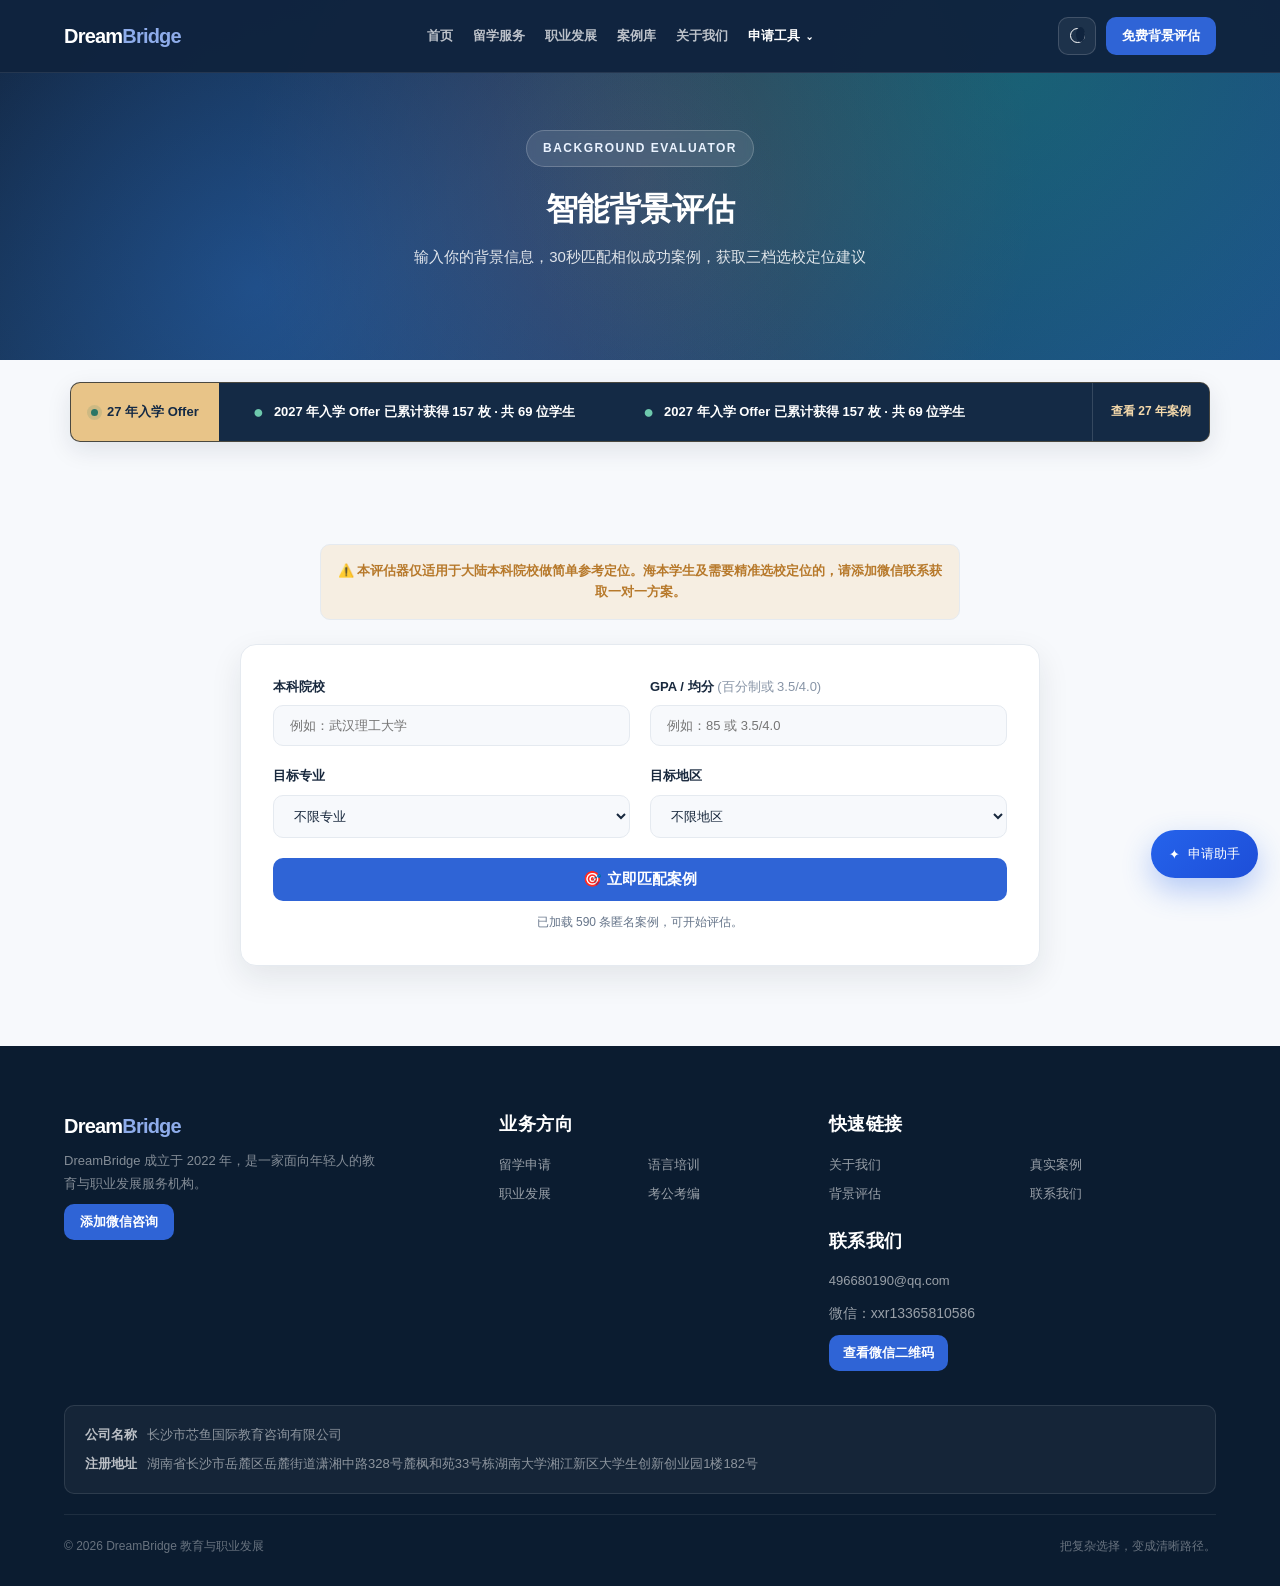
<file: evaluator.html>
<!DOCTYPE html>
<html lang="zh-CN">
<head>
<meta charset="UTF-8">
<meta name="viewport" content="width=device-width, initial-scale=1.0">
<meta name="description" content="DreamBridge留学智能背景评估器，输入院校、GPA、专业和目标地区，匹配相似成功案例并获取三档选校方向参考。">
<title>智能背景评估｜DreamBridge留学选校定位工具</title>
<style>
:root {
  --color-bg: #f7fbff;
  --color-surface: #ffffff;
  --color-surface-elevated: #ffffff;
  --color-text: #12223a;
  --color-text-secondary: #607086;
  --color-text-tertiary: #8a9bb0;
  --color-primary: #2f80ed;
  --color-primary-light: #eaf3ff;
  --color-primary-dark: #1a6fd6;
  --color-secondary: #10b981;
  --color-accent: #ff6b35;
  --color-accent-light: #fff5ef;
  --color-border: #e5edf6;
  --color-border-light: #f0f4f8;
  --shadow-sm: 0 2px 8px rgba(18, 34, 58, 0.06);
  --shadow-md: 0 8px 24px rgba(18, 34, 58, 0.08);
  --shadow-lg: 0 16px 48px rgba(18, 34, 58, 0.12);
  --shadow-xl: 0 24px 64px rgba(18, 34, 58, 0.16);
  --radius-sm: 8px;
  --radius-md: 12px;
  --radius-lg: 16px;
  --radius-xl: 20px;
  --radius-full: 999px;
  --space-1: 4px;
  --space-2: 8px;
  --space-3: 12px;
  --space-4: 16px;
  --space-5: 20px;
  --space-6: 24px;
  --space-8: 32px;
  --space-10: 40px;
  --space-12: 48px;
  --space-16: 64px;
  --space-20: 80px;
  --font-sans: Inter, system-ui, -apple-system, 'Segoe UI', sans-serif;
  --font-display: 'Ma Shan Zheng', cursive;
  --text-xs: 12px;
  --text-sm: 13px;
  --text-base: 14px;
  --text-md: 15px;
  --text-lg: 16px;
  --text-xl: 18px;
  --text-2xl: 20px;
  --text-3xl: 24px;
  --text-4xl: 32px;
  --text-5xl: 40px;
  --ease-out: cubic-bezier(0.16, 1, 0.3, 1);
  --ease-spring: cubic-bezier(0.34, 1.56, 0.64, 1);
  --duration-fast: 150ms;
  --duration-base: 250ms;
  --duration-slow: 400ms;
  --z-base: 1;
  --z-sticky: 50;
  --z-header: 100;
  --z-countdown: 101;
  --z-modal: 200;
  --z-toast: 300;
}
body.dark {
  --color-bg: #0b1220;
  --color-surface: #121f31;
  --color-surface-elevated: #18283d;
  --color-text: #e7effa;
  --color-text-secondary: #9bb0c8;
  --color-text-tertiary: #6b7f99;
  --color-primary-light: #1b2a41;
  --color-border: #24364f;
  --color-border-light: #1a2638;
  --shadow-sm: 0 2px 8px rgba(0, 0, 0, 0.3);
  --shadow-md: 0 8px 24px rgba(0, 0, 0, 0.4);
  --shadow-lg: 0 16px 48px rgba(0, 0, 0, 0.5);
  --shadow-xl: 0 24px 64px rgba(0, 0, 0, 0.6);
}
*, *::before, *::after { box-sizing: border-box; margin: 0; padding: 0; }
html { scroll-behavior: smooth; }
body {
  font-family: var(--font-sans);
  color: var(--color-text);
  background: var(--color-bg);
  line-height: 1.6;
  font-size: var(--text-base);
  -webkit-font-smoothing: antialiased;
  -moz-osx-font-smoothing: grayscale;
}
img { max-width: 100%; height: auto; display: block; }
button { font-family: inherit; cursor: pointer; border: none; background: none; }
input, select, textarea { font-family: inherit; font-size: inherit; }
a { color: inherit; text-decoration: none; }
ul, ol { list-style: none; }
.container { width: min(1140px, 92%); margin: 0 auto; }
.section { padding: var(--space-20) 0; }
.section-alt { background: var(--color-primary-light); }
.section-kicker {
  color: var(--color-primary);
  font-size: var(--text-xs);
  letter-spacing: 2.5px;
  text-transform: uppercase;
  font-weight: 700;
  margin-bottom: var(--space-3);
}
.section-title {
  font-size: clamp(var(--text-3xl), 4vw, var(--text-4xl));
  font-weight: 800;
  line-height: 1.2;
  margin-bottom: var(--space-4);
}

/* Header */
.header {
  position: fixed;
  top: 0;
  left: 0;
  right: 0;
  z-index: var(--z-header);
  background: transparent;
  transition: background var(--duration-base) ease, box-shadow var(--duration-base) ease;
}
.header.scrolled {
  background: rgba(18, 34, 58, 0.92);
  backdrop-filter: blur(12px) saturate(180%);
  box-shadow: var(--shadow-md);
}
.nav-wrap {
  display: flex;
  align-items: center;
  justify-content: space-between;
  padding: var(--space-4) 0;
}
.logo {
  font-size: var(--text-2xl);
  font-weight: 800;
  color: #fff;
  letter-spacing: -0.5px;
}
.logo span { color: var(--color-secondary); }
.nav-links { display: flex; gap: var(--space-6); }
.nav-links a {
  color: rgba(255,255,255,0.9);
  font-size: var(--text-sm);
  font-weight: 600;
  transition: opacity var(--duration-fast) ease;
}
.nav-links a:hover { opacity: 0.75; }
.theme-toggle {
  width: 36px;
  height: 36px;
  border-radius: var(--radius-md);
  background: rgba(255,255,255,0.12);
  border: 1px solid rgba(255,255,255,0.2);
  color: #fff;
  display: grid;
  place-items: center;
  font-size: var(--text-md);
  transition: all var(--duration-fast) ease;
}
.theme-toggle:hover { background: rgba(255,255,255,0.2); }

/* Hero */
.hero {
  min-height: 40vh;
  position: relative;
  display: grid;
  place-items: center;
  background: linear-gradient(135deg, #0f1c2e 0%, #1a3a5c 40%, #1e4d8b 100%);
  overflow: hidden;
  padding-top: 80px;
  padding-bottom: var(--space-10);
}
.hero::before {
  content: '';
  position: absolute;
  inset: 0;
  background-image:
    radial-gradient(circle at 20% 80%, rgba(47, 128, 237, 0.35) 0%, transparent 50%),
    radial-gradient(circle at 80% 20%, rgba(16, 185, 129, 0.25) 0%, transparent 50%),
    radial-gradient(circle at 50% 50%, rgba(255, 107, 53, 0.15) 0%, transparent 60%);
}
.hero-content {
  position: relative;
  z-index: var(--z-base);
  color: #fff;
  text-align: center;
  max-width: 680px;
  padding: 0 var(--space-5);
}
.hero-tag {
  display: inline-block;
  background: rgba(255,255,255,0.1);
  border: 1px solid rgba(255,255,255,0.2);
  color: #eaf3ff;
  padding: var(--space-2) var(--space-4);
  border-radius: var(--radius-full);
  font-size: var(--text-xs);
  font-weight: 600;
  letter-spacing: 1.5px;
  text-transform: uppercase;
  margin-bottom: var(--space-6);
  backdrop-filter: blur(4px);
}
.hero-title {
  font-size: clamp(var(--text-3xl), 4vw, var(--text-4xl));
  font-weight: 800;
  line-height: 1.15;
  margin-bottom: var(--space-4);
  letter-spacing: -0.5px;
}
.hero-subtitle {
  font-size: var(--text-md);
  color: rgba(255,255,255,0.85);
  line-height: 1.7;
  max-width: 520px;
  margin-left: auto;
  margin-right: auto;
}

/* Buttons */
.btn {
  display: inline-flex;
  align-items: center;
  justify-content: center;
  gap: var(--space-2);
  padding: var(--space-3) var(--space-6);
  border-radius: var(--radius-md);
  font-weight: 700;
  font-size: var(--text-md);
  transition: all var(--duration-base) var(--ease-out);
  cursor: pointer;
  border: none;
}
.btn-primary {
  background: var(--color-accent);
  color: #fff;
  box-shadow: 0 8px 24px rgba(255, 107, 53, 0.3);
}
.btn-primary:hover {
  transform: translateY(-2px);
  box-shadow: 0 12px 32px rgba(255, 107, 53, 0.4);
}
.btn-primary:active { transform: scale(0.98); }
.btn-secondary {
  background: rgba(255,255,255,0.1);
  color: #fff;
  border: 1.5px solid rgba(255,255,255,0.35);
  backdrop-filter: blur(4px);
}
.btn-secondary:hover {
  background: rgba(255,255,255,0.18);
  border-color: rgba(255,255,255,0.5);
}
.btn-sm { padding: var(--space-2) var(--space-4); font-size: var(--text-sm); }

/* 院校档次标签 */
.pill {
  display: inline-block;
  padding: 2px 8px;
  border-radius: 6px;
  font-size: 11px;
  font-weight: 600;
  letter-spacing: 0.3px;
  flex-shrink: 0;
}
.pill-tier-985 { background: #fef3c7; color: #92400e; }
.pill-tier-211 { background: #dbeafe; color: #1e40af; }
.pill-tier-shuangfei { background: #fce7f3; color: #9d174d; }
.pill-tier-overseas { background: #e9d5ff; color: #6b21a8; }

/* 匹配度分数 */
.score-badge {
  font-size: 13px;
  font-weight: 700;
  color: var(--color-accent);
  flex-shrink: 0;
}

/* 每档底部引导 */
.tier-tip {
  margin-top: 16px;
  padding: 14px 18px;
  background: var(--color-surface);
  border: 1px solid var(--color-border);
  border-radius: var(--radius-lg);
  display: flex;
  align-items: center;
  justify-content: space-between;
  gap: 12px;
}
.tier-tip-text { font-size: 13px; color: var(--color-text-secondary); margin: 0; }
.tier-tip-btn {
  padding: 6px 14px;
  border-radius: 8px;
  font-size: 12px;
  font-weight: 600;
  background: var(--color-text);
  color: #fff;
  border: none;
  cursor: pointer;
  transition: opacity 200ms;
  flex-shrink: 0;
}
.tier-tip-btn:hover { opacity: 0.85; }

/* 底部CTA */
.result-cta {
  margin-top: 48px;
  padding: 40px;
  background: var(--color-text);
  border-radius: var(--radius-xl);
  text-align: center;
}
.result-cta-title {
  font-size: 18px;
  font-weight: 700;
  color: #fff;
  margin-bottom: 6px;
}
.result-cta-desc {
  font-size: 13px;
  color: var(--color-text-tertiary);
  margin-bottom: 24px;
}
.result-cta-btns {
  display: flex;
  justify-content: center;
  gap: 10px;
  flex-wrap: wrap;
}
.result-cta-btn {
  display: inline-flex;
  align-items: center;
  gap: 6px;
  padding: 10px 22px;
  border-radius: 10px;
  font-size: 13px;
  font-weight: 600;
  cursor: pointer;
  transition: all 200ms ease;
  border: none;
  text-decoration: none;
}
.result-cta-btn-primary {
  background: var(--color-accent);
  color: #fff;
}
.result-cta-btn-primary:hover { opacity: 0.9; transform: translateY(-1px); }
.result-cta-btn-secondary {
  background: rgba(255,255,255,0.08);
  color: rgba(255,255,255,0.8);
  border: 1px solid rgba(255,255,255,0.15);
}
.result-cta-btn-secondary:hover { background: rgba(255,255,255,0.14); color: #fff; }

/* 智能评估器样式 */
.eval-card {
  background: var(--color-surface);
  border: 1px solid var(--color-border);
  border-radius: var(--radius-xl);
  padding: var(--space-8);
  box-shadow: var(--shadow-lg);
  max-width: 800px;
  margin: 0 auto;
}
.eval-form {
  display: grid;
  grid-template-columns: repeat(2, 1fr);
  gap: var(--space-5);
}
.eval-field {
  display: flex;
  flex-direction: column;
  gap: var(--space-2);
}
.eval-field label {
  font-size: var(--text-sm);
  font-weight: 600;
  color: var(--color-text);
}
.eval-field input, .eval-field select {
  padding: var(--space-3) var(--space-4);
  border: 1px solid var(--color-border);
  border-radius: var(--radius-md);
  background: var(--color-bg);
  color: var(--color-text);
  font-size: var(--text-sm);
  width: 100%;
}
.eval-field input:focus, .eval-field select:focus {
  outline: none;
  border-color: var(--color-primary);
  box-shadow: 0 0 0 3px rgba(47, 128, 237, 0.1);
}
.eval-tier-tag {
  display: none;
  padding: var(--space-1) var(--space-3);
  border-radius: var(--radius-sm);
  font-size: var(--text-xs);
  font-weight: 700;
  margin-top: var(--space-2);
  width: fit-content;
}
.eval-result {
  margin-top: var(--space-10);
  display: none;
  animation: fadeIn var(--duration-slow) ease;
}
.eval-result.show { display: block; }
.eval-category { margin-bottom: var(--space-8); }
.eval-category-title {
  font-size: var(--text-xl);
  font-weight: 800;
  margin-bottom: var(--space-4);
  display: flex;
  align-items: center;
  gap: var(--space-2);
}
.eval-reach .eval-category-title { color: #dc2626; }
.eval-match .eval-category-title { color: #059669; }
.eval-safe .eval-category-title { color: #2563eb; }
.eval-grid {
  display: grid;
  grid-template-columns: repeat(auto-fill, minmax(280px, 1fr));
  gap: var(--space-4);
}
.eval-case-card {
  background: var(--color-surface);
  border: 1px solid var(--color-border);
  border-radius: var(--radius-lg);
  padding: var(--space-5);
  cursor: pointer;
  transition: all var(--duration-base) var(--ease-out);
  position: relative;
  box-shadow: var(--shadow-sm);
}
.eval-case-card:hover {
  transform: translateY(-4px);
  box-shadow: var(--shadow-lg);
  border-color: var(--color-primary);
}
.eval-case-card:active {
  transform: scale(0.995);
}
.eval-case-header {
  display: flex;
  justify-content: space-between;
  align-items: center;
  margin-bottom: var(--space-3);
}
.eval-case-school { font-weight: 700; font-size: var(--text-sm); }
.eval-case-meta {
  font-size: var(--text-xs);
  color: var(--color-text-secondary);
  margin-bottom: var(--space-3);
}
.eval-case-offers {
  display: flex;
  flex-direction: column;
  gap: var(--space-2);
}
.eval-offer-item {
  display: flex;
  justify-content: space-between;
  align-items: center;
  padding: 10px 14px;
  background: linear-gradient(135deg, var(--color-primary-light), rgba(47,128,237,0.04));
  border-radius: var(--radius-md);
  font-size: var(--text-xs);
  border: 1px solid rgba(47,128,237,0.08);
  transition: all 200ms ease;
}
.eval-offer-item:hover {
  background: linear-gradient(135deg, #dcebfa, rgba(47,128,237,0.08));
  border-color: rgba(47,128,237,0.15);
}
.eval-match-score {
  margin-top: var(--space-2);
  font-size: var(--text-xs);
  color: var(--color-text-tertiary);
}
.eval-empty {
  text-align: center;
  padding: var(--space-8);
  color: var(--color-text-secondary);
}
.eval-status {
  min-height: 20px;
  margin-top: var(--space-3);
  color: var(--color-text-secondary);
  font-size: var(--text-xs);
  text-align: center;
}
.eval-status.error { color: var(--color-danger); }
.eval-near .eval-category-title { color: var(--color-primary); }

/* Case Modal */
.case-modal {
  position: fixed;
  inset: 0;
  background: rgba(10, 20, 36, 0.7);
  display: none;
  place-items: center;
  z-index: var(--z-modal);
  backdrop-filter: blur(8px);
  padding: var(--space-5);
  overflow-y: auto;
}
.case-modal.show { display: grid; }
.case-detail {
  background: var(--color-surface);
  border-radius: var(--radius-xl);
  box-shadow: var(--shadow-xl);
  max-width: 640px;
  width: 100%;
  max-height: 90vh;
  overflow-y: auto;
  position: relative;
  animation: modalIn var(--duration-slow) var(--ease-out);
}
@keyframes modalIn {
  from { opacity: 0; transform: scale(0.95) translateY(20px); }
  to { opacity: 1; transform: scale(1) translateY(0); }
}
.case-detail-close {
  position: absolute;
  top: var(--space-4);
  right: var(--space-4);
  width: 36px;
  height: 36px;
  display: grid;
  place-items: center;
  border-radius: 50%;
  font-size: var(--text-xl);
  color: var(--color-text-secondary);
  transition: all var(--duration-fast) ease;
  z-index: 10;
}
.case-detail-close:hover {
  background: var(--color-border-light);
  color: var(--color-text);
}
.case-detail-header { padding: var(--space-8) var(--space-8) 0; }
.case-detail-header h2 { font-size: var(--text-xl); margin-bottom: var(--space-3); }
.case-detail-body { padding: 0 var(--space-8) var(--space-8); }
.case-detail-meta {
  display: grid;
  grid-template-columns: repeat(2, 1fr);
  gap: var(--space-3);
  margin: var(--space-5) 0;
}
.detail-meta-block {
  background: var(--color-primary-light);
  border-radius: var(--radius-md);
  padding: var(--space-4);
}
.detail-meta-block label {
  font-size: var(--text-xs);
  color: var(--color-text-tertiary);
  display: block;
  margin-bottom: var(--space-1);
}
.detail-meta-block value {
  font-weight: 700;
  font-size: var(--text-sm);
  color: var(--color-text);
}
.case-detail-offers { margin-top: var(--space-6); }
.case-detail-offers h4 {
  font-size: var(--text-sm);
  color: var(--color-primary);
  margin-bottom: var(--space-4);
  font-weight: 700;
}
.detail-offer-item {
  display: flex;
  justify-content: space-between;
  align-items: center;
  padding: var(--space-3) var(--space-4);
  background: var(--color-primary-light);
  border: 1px solid var(--color-border);
  border-radius: var(--radius-md);
  margin-bottom: var(--space-2);
}
.detail-offer-school { font-weight: 700; font-size: var(--text-sm); }
.detail-offer-major { font-size: var(--text-xs); color: var(--color-text-secondary); }
.detail-offer-rank {
  font-weight: 700;
  color: var(--color-accent);
  font-size: var(--text-sm);
}
.case-detail-cta {
  padding: var(--space-6) var(--space-8);
  border-top: 1px solid var(--color-border);
  text-align: center;
}
.case-detail-cta p {
  color: var(--color-text-secondary);
  font-size: var(--text-sm);
  margin-bottom: var(--space-4);
}

/* Footer */
.footer {
  background: #0d1b2d;
  color: #b0c4de;
  padding: var(--space-12) 0 var(--space-8);
}
.footer-grid {
  display: flex;
  justify-content: space-between;
  gap: var(--space-8);
  align-items: center;
}
.footer h2 { color: #fff; font-size: var(--text-xl); margin-bottom: var(--space-4); }
.footer p { margin: var(--space-2) 0; font-size: var(--text-sm); opacity: 0.85; }
.footer-actions { display: flex; gap: var(--space-3); flex-wrap: wrap; }

/* Mobile CTA */
.mobile-cta {
  position: fixed;
  bottom: 0;
  left: 0;
  right: 0;
  background: var(--color-surface);
  border-top: 1px solid var(--color-border);
  padding: var(--space-3) var(--space-4);
  display: none;
  gap: var(--space-3);
  align-items: center;
  z-index: var(--z-sticky);
  box-shadow: 0 -4px 20px rgba(0,0,0,0.08);
}
.mobile-cta-wx {
  font-size: var(--text-sm);
  color: var(--color-text);
  font-weight: 600;
  flex: 1;
  white-space: nowrap;
  overflow: hidden;
  text-overflow: ellipsis;
}

/* Back to top */
.to-top {
  position: fixed;
  right: var(--space-5);
  bottom: 80px;
  width: 44px;
  height: 44px;
  border-radius: 50%;
  background: var(--color-accent);
  color: #fff;
  font-size: var(--text-lg);
  display: none;
  place-items: center;
  cursor: pointer;
  box-shadow: 0 4px 16px rgba(255,107,53,0.3);
  transition: all var(--duration-base) var(--ease-out);
  z-index: 97;
  border: none;
}
.to-top.show { display: grid; }
.to-top:hover {
  transform: translateY(-3px);
  box-shadow: 0 6px 20px rgba(255,107,53,0.4);
}

/* QR Modal */
.qr-modal {
  position: fixed;
  inset: 0;
  background: rgba(10, 20, 36, 0.65);
  display: none;
  place-items: center;
  z-index: var(--z-modal);
  backdrop-filter: blur(6px);
  padding: var(--space-5);
}
.qr-modal.show { display: grid; }
.qr-card {
  background: var(--color-surface);
  border-radius: var(--radius-xl);
  padding: var(--space-8);
  text-align: center;
  position: relative;
  box-shadow: var(--shadow-xl);
  max-width: 360px;
  width: 100%;
  animation: modalIn var(--duration-slow) var(--ease-out);
}
.qr-fallback {
  width: 200px;
  height: 200px;
  margin: var(--space-4) auto;
  background: linear-gradient(135deg, #07c160, #059142);
  border-radius: var(--radius-md);
  display: flex;
  flex-direction: column;
  align-items: center;
  justify-content: center;
  color: #fff;
  gap: var(--space-3);
}
.qr-fallback svg {
  width: 64px;
  height: 64px;
  opacity: 0.9;
}
.qr-fallback span {
  font-size: var(--text-sm);
  font-weight: 700;
  letter-spacing: 1px;
}
.qr-wxid {
  font-size: var(--text-lg);
  font-weight: 800;
  color: var(--color-primary);
  margin-top: var(--space-2);
  letter-spacing: 1px;
}
.qr-close {
  position: absolute;
  right: var(--space-4);
  top: var(--space-3);
  background: none;
  border: none;
  font-size: var(--text-2xl);
  cursor: pointer;
  color: var(--color-text-secondary);
  width: 36px;
  height: 36px;
  display: grid;
  place-items: center;
  border-radius: 50%;
  transition: all var(--duration-fast) ease;
}
.qr-close:hover {
  background: var(--color-border-light);
  color: var(--color-text);
}

/* Animations */
.fade-in {
  opacity: 0;
  transform: translateY(24px);
  transition: opacity var(--duration-slow) var(--ease-out), transform var(--duration-slow) var(--ease-out);
}
.fade-in.visible { opacity: 1; transform: translateY(0); }

/* Responsive */
@media (max-width: 768px) {
  .nav-links { display: none; }
  .footer-grid { flex-direction: column; text-align: center; }
  .footer-actions { justify-content: center; }
  .mobile-cta { display: flex; }
  .to-top { bottom: 72px; right: var(--space-4); }
  .case-detail { max-height: 85vh; }
  .case-detail-meta { grid-template-columns: 1fr; }
  .section { padding: var(--space-12) 0; }
  .eval-form { grid-template-columns: 1fr; }
  .eval-grid { grid-template-columns: 1fr; }
}
</style>
<link rel="stylesheet" href="site-shell.css?v=20260915-1">
</head>
<body>

<header class="header" id="topHeader">
  <div class="container nav-wrap">
    <nav class="nav-links">
      <a href="about.html">关于我们</a>
      <a href="package.html">套餐服务</a>
    </nav>
    <a href="index.html" class="logo">Dream<span>Bridge</span></a>
    <nav class="nav-links">
      <a href="cases.html">案例汇总</a>
      <a href="index.html#faq">常见问题</a>
    </nav>
    <button class="theme-toggle" id="themeToggle">🌓</button>
  </div>
</header>
<script src="site-shell.js?v=20260913-1"></script>

<main>

<section class="hero">
  <div class="container hero-content fade-in">
    <span class="hero-tag">Background Evaluator</span>
    <h1 class="hero-title">智能背景评估</h1>
    <p class="hero-subtitle">输入你的背景信息，30秒匹配相似成功案例，获取三档选校定位建议</p>
  </div>
</section>

<section class="section" id="evaluator">
  <div class="container fade-in">
    <div style="max-width:640px;margin:0 auto var(--space-6);background:var(--color-accent-light);border:1px solid var(--color-border);border-radius:var(--radius-md);padding:var(--space-4);text-align:center;">
      <p style="font-size:var(--text-sm);color:var(--color-accent);font-weight:600;margin:0;">
        ⚠️ 本评估器仅适用于大陆本科院校做简单参考定位。海本学生及需要精准选校定位的，请添加微信联系获取一对一方案。
      </p>
    </div>

    <div class="eval-card">
      <div class="eval-form">
        <div class="eval-field">
          <label>本科院校</label>
          <input type="text" id="evalSchool" placeholder="例如：武汉理工大学">
          <span class="eval-tier-tag" id="evalTierTag"></span>
        </div>
        <div class="eval-field">
          <label>GPA / 均分 <span style="color:var(--color-text-tertiary);font-weight:400;">(百分制或 3.5/4.0)</span></label>
          <input type="text" id="evalGpa" placeholder="例如：85 或 3.5/4.0">
        </div>
        <div class="eval-field">
          <label>目标专业</label>
          <select id="evalMajor">
            <option value="">不限专业</option>
            <option value="计算机科学">计算机科学</option>
            <option value="人工智能与数据科学">人工智能与数据科学</option>
            <option value="软件工程">软件工程</option>
            <option value="信息系统">信息系统</option>
            <option value="电子工程">电子工程</option>
            <option value="通信工程">通信工程</option>
            <option value="电气与自动化">电气与自动化</option>
            <option value="金融">金融</option>
            <option value="经济与会计">经济与会计</option>
            <option value="工商管理">工商管理</option>
            <option value="市场营销">市场营销</option>
            <option value="法学">法学</option>
            <option value="教育学">教育学</option>
            <option value="语言与翻译">语言与翻译</option>
            <option value="传媒与新闻">传媒与新闻</option>
            <option value="艺术设计">艺术设计</option>
            <option value="建筑与规划">建筑与规划</option>
            <option value="机械工程">机械工程</option>
            <option value="土木工程">土木工程</option>
            <option value="材料与化工">材料与化工</option>
            <option value="生物与医药">生物与医药</option>
            <option value="数学与统计">数学与统计</option>
            <option value="物理与光电">物理与光电</option>
          </select>
        </div>
        <div class="eval-field">
          <label>目标地区</label>
          <select id="evalTarget">
            <option value="">不限地区</option>
            <option value="香港">香港</option>
            <option value="英国">英国</option>
            <option value="新加坡">新加坡</option>
            <option value="澳大利亚">澳大利亚</option>
            <option value="澳门">澳门</option>
            <option value="新西兰">新西兰</option>
          </select>
        </div>
      </div>
      <button class="btn btn-primary" onclick="runEval()" style="width:100%;margin-top:var(--space-5);">
        🎯 立即匹配案例
      </button>
      <div class="eval-status" id="evalStatus" aria-live="polite">正在准备案例数据…</div>
    </div>

    <div class="eval-result" id="evalResult"></div>
  </div>
</section>

</main>

<footer class="footer" id="contact">
  <div class="container footer-grid">
    <div>
      <h2>联系方式</h2>
      <p>微信：xxr13365810586</p>
      <p>邮箱：496680190@qq.com</p>
      <p>服务地区：英国 / 香港 / 新加坡 / 澳洲 / 新西兰 / 澳门</p>
    </div>
    <div class="footer-actions">
      <button class="btn btn-primary" onclick="openQr()">立即咨询</button>
      <a class="btn btn-secondary" href="mailto:496680190@qq.com">发送邮件</a>
    </div>
  </div>
</footer>

<div class="mobile-cta" id="mobileCta">
  <span class="mobile-cta-wx">微信：xxr13365810586</span>
  <button class="btn btn-primary btn-sm" onclick="openQr()">立即咨询</button>
</div>

<button class="to-top" id="toTop">↑</button>

<div class="qr-modal" id="qrModal">
  <div class="qr-card">
    <button class="qr-close" onclick="closeQr()">×</button>
    <h3>添加微信立即咨询</h3>
    <img class="wechat-qr-image" src="assets/wechat-qr.jpg?v=20260915-1" alt="微信二维码">
    <p class="qr-wxid">xxr13365810586</p>
    <p style="font-size:var(--text-xs);color:var(--color-text-tertiary);">复制微信号，打开微信添加好友</p>
  </div>
</div>

<div class="case-modal" id="caseModal">
  <div class="case-detail">
    <button class="case-detail-close" onclick="closeCaseModal()">×</button>
    <div class="case-detail-header">
      <h2 id="modalTitle">案例详情</h2>
      <div class="case-pills" id="modalPills"></div>
    </div>
    <div class="case-detail-body">
      <div class="case-detail-meta" id="modalMeta"></div>
      <div class="case-detail-offers">
        <h4>录取 Offer 详情</h4>
        <div id="modalOffers"></div>
      </div>
    </div>
    <div class="case-detail-cta">
      <p>我的背景和他相似，想获取专属申请方案</p>
      <button class="btn btn-primary" onclick="openQr()">添加微信咨询</button>
    </div>
  </div>
</div>

<script>
const schoolTierMap = {
  '北京大学': '985', '北大': '985', '清华大学': '985', '清华': '985',
  '复旦大学': '985', '复旦': '985', '上海交通大学': '985', '上海交大': '985', '上交': '985',
  '浙江大学': '985', '浙大': '985', '中国科学技术大学': '985', '中科大': '985', '中国科大': '985',
  '南京大学': '985', '南大': '985', '中国人民大学': '985', '人大': '985',
  '北京航空航天大学': '985', '北航': '985', '北京理工大学': '985', '北理工': '985', '北理': '985',
  '北京师范大学': '985', '北师大': '985', '中国农业大学': '985', '中农': '985', '中国农大': '985',
  '中央民族大学': '985', '中央民族': '985', '同济大学': '985',
  '华东师范大学': '985', '华东师范': '985', '华师大': '985', '南开大学': '985',
  '天津大学': '985', '天大': '985', '哈尔滨工业大学': '985', '哈工大': '985',
  '吉林大学': '985', '吉大': '985', '大连理工大学': '985', '大工': '985', '大连理工': '985',
  '东北大学': '985', '山东大学': '985', '山大': '985', '中国海洋大学': '985', '中国海大': '985',
  '西安交通大学': '985', '西安交大': '985', '西交': '985', '西北工业大学': '985', '西工大': '985', '西北工业': '985',
  '西北农林科技大学': '985', '西北农林': '985', '西农': '985',
  '武汉大学': '985', '武大': '985', '华中科技大学': '985', '华科': '985', '华中科大': '985',
  '中南大学': '985', '湖南大学': '985', '湖大': '985', '国防科技大学': '985', '国防科大': '985',
  '中山大学': '985', '中大': '985', '华南理工大学': '985', '华工': '985', '华南理工': '985',
  '四川大学': '985', '川大': '985', '电子科技大学': '985', '电子科大': '985', '成电': '985',
  '重庆大学': '985', '重大': '985', '厦门大学': '985', '厦大': '985',
  '兰州大学': '985', '兰大': '985', '东南大学': '985', '东大': '985',
  '北京交通大学': '211', '北交大': '211', '北京工业大学': '211', '北工大': '211',
  '北京科技大学': '211', '北科大': '211', '北京化工大学': '211', '北化工': '211',
  '北京邮电大学': '211', '北邮': '211', '北京林业大学': '211', '北林': '211',
  '北京中医药大学': '211', '北中医': '211', '北京外国语大学': '211', '北外': '211',
  '中国传媒大学': '211', '中传': '211', '中央财经大学': '211', '中财': '211', '央财': '211',
  '对外经济贸易大学': '211', '对外经贸': '211', '贸大': '211', '中国政法大学': '211', '法大': '211',
  '华北电力大学': '211', '华电': '211',
  '中国矿业大学（北京）': '211', '中国矿业大学北京': '211', '矿大北京': '211',
  '中国石油大学（北京）': '211', '中国石油大学北京': '211', '中石大北京': '211',
  '中国地质大学（北京）': '211', '中国地质大学北京': '211', '地大北京': '211',
  '北京体育大学': '211', '北体': '211', '中央音乐学院': '211', '央音': '211',
  '上海财经大学': '211', '上财': '211', '上海外国语大学': '211', '上外': '211',
  '华东理工大学': '211', '华理': '211', '东华大学': '211', '上海大学': '211', '上大': '211',
  '海军军医大学': '211', '第二军医大学': '211',
  '南京航空航天大学': '211', '南航': '211', '南京理工大学': '211', '南理工': '211',
  '河海大学': '211', '江南大学': '211', '中国矿业大学': '211', '矿大': '211',
  '南京农业大学': '211', '南农': '211', '中国药科大学': '211', '药大': '211',
  '南京师范大学': '211', '南师大': '211', '苏州大学': '211', '苏大': '211',
  '福州大学': '211', '福大': '211', '安徽大学': '211', '安大': '211',
  '合肥工业大学': '211', '合工大': '211', '南昌大学': '211', '昌大': '211',
  '郑州大学': '211', '郑大': '211', '武汉理工大学': '211', '武理工': '211', '武汉理工': '211',
  '中国地质大学（武汉）': '211', '中国地质大学武汉': '211', '地大武汉': '211', '中国地质大学': '211', '地大': '211',
  '华中农业大学': '211', '华农': '211', '华中师范大学': '211', '华师': '211',
  '中南财经政法大学': '211', '中南财大': '211', '湖南师范大学': '211', '湖南师大': '211',
  '暨南大学': '211', '暨大': '211', '华南师范大学': '211', '华南师大': '211',
  '广西大学': '211', '西大': '211', '海南大学': '211',
  '西南交通大学': '211', '西南交大': '211', '西南财经大学': '211', '西南财大': '211', '西财': '211',
  '四川农业大学': '211', '川农': '211', '贵州大学': '211', '贵大': '211',
  '云南大学': '211', '云大': '211', '西藏大学': '211', '藏大': '211',
  '西北大学': '211', '西安电子科技大学': '211', '西电': '211', '长安大学': '211',
  '陕西师范大学': '211', '陕师大': '211', '空军军医大学': '211', '第四军医大学': '211',
  '青海大学': '211', '宁夏大学': '211', '宁大': '211', '新疆大学': '211', '新大': '211', '石河子大学': '211',
  '中国石油大学（华东）': '211', '中国石油大学华东': '211', '中石大华东': '211',
  '哈尔滨工程大学': '211', '哈工程': '211', '东北林业大学': '211', '东北林大': '211',
  '东北农业大学': '211', '东北农大': '211', '辽宁大学': '211', '辽大': '211',
  '大连海事大学': '211', '延边大学': '211', '东北师范大学': '211', '东北师大': '211',
  '内蒙古大学': '211', '内大': '211', '河北工业大学': '211', '河工大': '211',
  '太原理工大学': '211', '太原理工': '211', '天津医科大学': '211', '北京协和医学院': '211', '协和': '211',
  '厦门大学马来西亚分校': '海外本科', '澳门城市大学': '海外本科', '澳门城市': '海外本科',
  'PSB Academy': '海外本科', '西交利物浦大学': '海外本科', '西交利物浦': '海外本科',
  '阿姆斯特丹大学': '海外本科', '宁波诺丁汉大学': '海外本科', '宁波诺丁汉': '海外本科',
  '上海纽约大学': '海外本科', '昆山杜克大学': '海外本科', '广东以色列理工学院': '海外本科',
  '温州肯恩大学': '海外本科', '深圳北理莫斯科大学': '海外本科',
  '香港中文大学': '海外本科', '港中文': '海外本科', '香港大学': '海外本科', '港大': '海外本科',
  '香港科技大学': '海外本科', '港科大': '海外本科', '香港城市大学': '海外本科', '港城大': '海外本科',
  '香港理工大学': '海外本科', '港理工': '海外本科', '香港浸会大学': '海外本科', '浸会': '海外本科',
  '香港岭南大学': '海外本科', '岭南': '海外本科', '香港教育大学': '海外本科', '教大': '海外本科',
  '香港演艺学院': '海外本科', '澳门科技大学': '海外本科', '澳科大': '海外本科',
  '澳门大学': '海外本科', '澳大': '海外本科',
};

const majorGroups = {
  // 各大类严格独立，关键词精确不跨界。一个案例的 student_major 必须命中某个大类的 keywords 才算匹配。
  '计算机科学':         ['计算机', '软件工程', '网络工程', '网络安全', '物联网', '区块链', '信息系统', '信息工程', '数字媒体技术', '计算机系统工程', '信息管理与信息系统'],
  '人工智能与数据科学': ['人工智能', '数据科学', '大数据', '智能科学', '机器人'],
  '软件工程':           ['软件工程'],
  '信息系统':           ['信息系统', '信息管理与信息系统', '信息管理', '信息工程'],
  '电子工程':           ['电子', '微电子', '电子科学与技术', '集成电路', '半导体', '电子电气', '电子电气工程'],
  '通信工程':           ['通信', '通信工程', '信号', '电信'],
  '电气与自动化':       ['电气', '电气工程', '电气自动化', '电气工程及其自动化', '自动化', '测控', '测控技术与仪器'],
  '金融':               ['金融', '投资', '银行', '证券', '金融工程', '金融数学', '金融科技'],
  '经济与会计':         ['经济学', '经济', '会计', '财务', '财务管理', '审计', '财政学', '税务', '国贸', '国际商务'],
  '工商管理':           ['工商管理', '行政管理', '公共管理', '公共事业管理', '人力资源', '人力', '物流管理', '物流', '供应链', '项目管理', '电子商务', '旅游管理'],
  '市场营销':           ['市场营销'],
  '法学':               ['法律', '法学'],
  '教育学':             ['教育学', '教育', '体育', '汉语国际教育'],
  '语言与翻译':         ['英语', '翻译', '日语', '汉语言文学', '汉语国际教育', '语言学', '文学'],
  '传媒与新闻':         ['传媒', '新闻学', '传播', '新媒体', '播音主持', '网络与新媒体', '广告学'],
  '艺术设计':           ['设计', '艺术', '美术', '动画', '视觉传达', '服装设计', '交互设计', '游戏设计', '表演', '表演艺术', '戏剧影视', '电影', '创意媒体', '工业设计', '数字媒体艺术', '摄影'],
  '建筑与规划':         ['建筑学', '建筑', '城乡规划', '规划', '风景园林', '园林'],
  '机械工程':           ['机械', '机械工程', '车辆工程', '汽车工程', '工业工程', '制造', '能源', '动力工程', '航空航天', '船舶'],
  '土木工程':           ['土木工程', '土木', '水利工程', '交通工程', '地质', '地理信息', '测绘', '采矿', '石油工程', '海洋'],
  '材料与化工':         ['材料', '材料科学', '化学', '化学工程', '应用化学'],
  '生物与医药':         ['生物', '生物技术', '生物信息', '药学', '医学', '农学', '食品科学', '食品', '生命科学', '公共卫生', '环境科学'],
  '数学与统计':         ['数学', '统计学', '应用数学'],
  '物理与光电':         ['物理学', '物理', '光电', '核科学', '力学']
};

let allCases = [];

function $(id) { return document.getElementById(id); }
function on(el, evt, fn) { el && el.addEventListener(evt, fn); }
function safe(value) {
  return String(value ?? '').replace(/[&<>"']/g, char => ({
    '&': '&amp;', '<': '&lt;', '>': '&gt;', '"': '&quot;', "'": '&#039;'
  })[char]);
}

function getSchoolTier(name) {
  if (!name) return '双非';
  if (schoolTierMap[name]) return schoolTierMap[name];
  for (const [key, tier] of Object.entries(schoolTierMap)) {
    if (key.length >= 4 && name.includes(key)) return tier;
  }
  const s = name.toLowerCase();
  if (s.includes('澳门') || s.includes('香港') || s.includes('academy') || 
      s.includes('利物浦') || s.includes('诺丁汉') || s.includes('纽约') || 
      s.includes('杜克') || s.includes('以色列') || s.includes('莫斯科') ||
      s.includes('阿姆斯特丹') || s.includes('university') || s.includes('college') ||
      s.includes('本科') || s.includes('海本') || s.includes('美本')) {
    return '海外本科';
  }
  return '双非';
}
function tierClass(tier) {
  const map = { '985': '985', '211': '211', '双非': 'shuangfei', '海外本科': 'overseas', '独立学院': 'shuangfei', '双一流': 'shuangfei' };
  return map[tier] || 'shuangfei';
}
function tierValue(tier) {
  return { '985': 4, '211': 3, '海外本科': 2, '双非': 1 }[tier] || 1;
}
function parseGpa(gpaStr) {
  if (!gpaStr || gpaStr === '未填写') return NaN;
  const clean = String(gpaStr).replace(/\s/g, '');
  const match = clean.match(/[\d.]+/);
  if (!match) return NaN;
  let val = parseFloat(match[0]);
  if (isNaN(val)) return NaN;
  if (clean.includes('/')) {
    const parts = clean.split('/');
    if (parts.length >= 2) {
      const denom = parseFloat(parts[1]);
      if (denom > 0 && denom <= 10) return Math.min(100, Math.round(val / denom * 100));
      if (denom > 10) return Math.min(100, Math.round(val));
    }
  }
  if (val > 10) return Math.min(100, Math.round(val));
  if (val <= 4.3 && val >= 0) return Math.min(100, Math.round(val / 4 * 100));
  if (val <= 5.5) return Math.min(100, Math.round(val / 5 * 100));
  return Math.min(100, Math.round(val / 10 * 100));
}
// 判断学校所在地区是否与目标地区匹配（用于 offers 级别过滤）
const regionKeywords = {
  '香港': ['香港', '港大', '港中文', '港科技', '港科大', '港城市', '港城大', '港理工', '港浸会', '岭南', '港教育', '教大', '港演艺', '港恒生', '都会', '树仁'],
  '英国': ['伦敦', '帝国', 'ICL', 'UCL', 'LSE', '爱丁堡', '曼彻斯特', '曼大', '布里斯托', '华威', '格拉斯哥', '伯明翰', '南安普顿', '利兹', '杜伦', '谢菲尔德', '诺丁汉', '纽卡斯尔', '兰卡斯特', '约克', '埃克塞特', '卡迪夫', '利物浦', '雷丁', '贝尔法斯特', '阿伯丁', '圣安德鲁斯', '拉夫堡', '苏塞克斯', '莱斯特', '萨里', '斯旺西', '伦敦大学', 'KCL', 'QM'],
  '新加坡': ['新加坡', '新国立', '国立', '南洋', 'NUS', 'NTU', '新加坡国立', '南洋理工', '新跃', '科廷新加坡', 'SIM', 'PSB'],
  '澳大利亚': ['澳大利亚', '澳洲', '悉尼', '墨尔本', '澳国立', 'ANU', '昆士兰', '昆士', '新南威尔士', 'UNSW', '莫纳什', 'Monash', '西澳', '阿德莱德', '阿德', '悉尼大学', '墨尔本大学', '澳洲国立', '格里菲斯', '麦考瑞', '皇家墨尔本', 'UTS', '昆士兰大学', '西悉尼', '纽卡斯尔澳洲'],
  '澳门': ['澳门', '澳大', '澳科大', '澳城大', '澳理工', '澳旅游', '圣若瑟', '镜湖'],
  '新西兰': ['新西兰', '奥克兰', '奥塔哥', '坎特伯雷', '惠灵顿', '梅西', '怀卡托', '林肯', '坎大', '维大']
};

function isOfferInRegion(schoolName, targetRegion) {
  if (!targetRegion || !schoolName) return true;
  const keywords = regionKeywords[targetRegion];
  if (!keywords) return true;
  const s = schoolName.toLowerCase();
  return keywords.some(k => s.includes(k.toLowerCase()));
}

function isRelatedMajor(a, b) {
  if (!a || !b) return false;
  const aLower = a.toLowerCase();
  const bLower = b.toLowerCase();

  // 策略1：a 是下拉框中的大类名 → 用该类 keywords 严格匹配 b
  for (const [groupName, keywords] of Object.entries(majorGroups)) {
    if (aLower === groupName.toLowerCase()) {
      return keywords.some(k => bLower.includes(k));
    }
  }

  // 策略2：b 是下拉框中的大类名 → 同理反向匹配
  for (const [groupName, keywords] of Object.entries(majorGroups)) {
    if (bLower === groupName.toLowerCase()) {
      return keywords.some(k => aLower.includes(k));
    }
  }

  // 策略3（fallback）：a、b 都是自由文本 → 必须落在同一大类才相关
  for (const keywords of Object.values(majorGroups)) {
    const aMatch = keywords.some(k => aLower.includes(k));
    const bMatch = keywords.some(k => bLower.includes(k));
    if (aMatch && bMatch) return true;
  }
  return false;
}

async function loadCases() {
  const status = $('evalStatus');
  status.textContent = '正在准备案例数据…';
  status.classList.remove('error');
  try {
    const res = await fetch('cases.json');
    if (!res.ok) throw new Error('HTTP ' + res.status);
    const payload = await res.json();
    const casesData = Array.isArray(payload) ? payload : payload.cases;
    if (!Array.isArray(casesData)) throw new Error('案例数据结构不正确');
    allCases = casesData.map((item, idx) => normalizeCase(item, idx));
    status.textContent = `已加载 ${allCases.length} 条匿名案例，可开始评估。`;
  } catch (err) {
    console.error('案例加载失败:', err);
    status.classList.add('error');
    status.innerHTML = '案例数据暂时无法加载。<button type="button" onclick="loadCases()" style="color:inherit;text-decoration:underline;font-weight:700;">重新加载</button>';
  }
}

function normalizeCase(item, idx) {
  const offers = Array.isArray(item.offers) && item.offers.length
    ? item.offers
    : [{ school: item.school || '待更新', major: item.major || '待更新', rank: item.result || '普通录取' }];
  const studentSchool = item.student_school;
  const tier = item.tier || getSchoolTier(studentSchool);
  return {
    id: item.id || idx + 1,
    title: item.title || `${item.country || '地区'}${item.degree || '项目'}`,
    student_school: studentSchool,
    student_major: item.student_major || item.major || '专业未填写',
    gpa: item.gpa || '未填写',
    language_score: item.language_score || '未填写',
    country: item.country || '未分类',
    degree: item.degree || '未分类',
    result: item.result || (offers[0]?.rank) || '普通录取',
    offers: offers,
    tier: tier,
    entry_year: item.entry_year
  };
}

function calculateMatchScore(user, caseItem) {
  let score = 0;
  const reasons = [];
  const caseTierVal = tierValue(caseItem.tier);
  const userTierVal = tierValue(user.tier);
  const tierDiff = caseTierVal - userTierVal;
  
  if (tierDiff === 0) {
    score += 30;
    reasons.push('同档次院校');
  } else if (Math.abs(tierDiff) === 1) {
    score += 18;
    reasons.push(tierDiff > 0 ? '高一档院校' : '低一档院校');
  } else {
    score += 5;
  }
  
  const userGpa = parseGpa(user.gpa);
  const caseGpa = parseGpa(caseItem.gpa);
  if (!isNaN(userGpa) && !isNaN(caseGpa)) {
    const diff = Math.abs(caseGpa - userGpa);
    if (diff <= 2) { score += 35; reasons.push('GPA高度匹配'); }
    else if (diff <= 5) { score += 25; reasons.push('GPA接近'); }
    else if (diff <= 8) { score += 12; reasons.push('GPA区间相似'); }
  }
  
  if (user.major && caseItem.student_major) {
    if (isRelatedMajor(user.major, caseItem.student_major)) {
      score += 25;
      reasons.push('专业方向相关');
    }
  }
  
  if (user.target && caseItem.offers.some(offer => isOfferInRegion(offer.school, user.target))) {
    score += 10;
    reasons.push('目标地区匹配');
  }
  
  return { score, reasons, tierDiff, gpaDiff: caseGpa - userGpa };
}

function getOfferRankLevel(rank) {
  const value = String(rank || '');
  if (/前10(?!\d)/.test(value)) return 4;
  if (/前50(?!\d)/.test(value)) return 3;
  if (/前100(?!\d)/.test(value)) return 2;
  return 1;
}

function getReferenceBucket(user, matchedCase, offer) {
  const userGpa = parseGpa(user.gpa);
  const caseGpa = parseGpa(matchedCase.gpa);
  const tierGap = tierValue(matchedCase.tier) - tierValue(user.tier);
  const gpaGap = isNaN(userGpa) || isNaN(caseGpa) ? 0 : caseGpa - userGpa;
  const rankLevel = getOfferRankLevel(offer.rank);
  let comparison = tierGap * 7 + gpaGap;

  if (rankLevel === 4) comparison += 2;
  else if (rankLevel === 3) comparison += 1;

  if (comparison >= 6) return '冲刺';
  if (comparison <= -8 && rankLevel < 4) return '保底';
  return '匹配';
}

function runEval() {
  const school = $('evalSchool').value.trim();
  const gpaInput = $('evalGpa').value.trim();
  const major = $('evalMajor').value.trim();
  const target = $('evalTarget').value;
  
  if (!school || !gpaInput) {
    alert('请至少填写本科院校和GPA');
    return;
  }
  if (isNaN(parseGpa(gpaInput))) {
    alert('请填写有效的GPA或均分，例如 85、3.5/4.0');
    return;
  }
  if (!allCases.length) {
    $('evalStatus').classList.add('error');
    $('evalStatus').innerHTML = '案例数据尚未准备好。<button type="button" onclick="loadCases()" style="color:inherit;text-decoration:underline;font-weight:700;">重新加载</button>';
    return;
  }
  
  const user = {
    tier: getSchoolTier(school),
    gpa: gpaInput,
    major: major,
    target: target
  };
  
  const scoredCases = allCases.map(c => {
    const { score, reasons, tierDiff, gpaDiff } = calculateMatchScore(user, c);
    return { case: c, score, reasons, tierDiff, gpaDiff };
  }).filter(m => {
    if (user.major && !isRelatedMajor(user.major, m.case.student_major)) return false;
    if (user.target) {
      const hasTargetOffer = m.case.offers.some(o => isOfferInRegion(o.school, user.target));
      if (!hasTargetOffer) return false;
    }
    return m.score >= 40;
  });
  
  const 冲刺 = [];
  const 匹配 = [];
  const 保底 = [];

  scoredCases.forEach(m => {
    const relevantOffers = user.target
      ? m.case.offers.filter(offer => isOfferInRegion(offer.school, user.target))
      : m.case.offers;

    relevantOffers.forEach(offer => {
      const candidate = {
        ...m,
        offer,
        rankLevel: getOfferRankLevel(offer.rank),
        case: { ...m.case, offers: [offer], result: offer.rank }
      };
      const bucket = getReferenceBucket(user, m.case, offer);
      if (bucket === '冲刺') 冲刺.push(candidate);
      else if (bucket === '保底') 保底.push(candidate);
      else 匹配.push(candidate);
    });
  });

  const sortCandidates = list => list
    .sort((a, b) => b.score - a.score || b.rankLevel - a.rankLevel || (b.case.entry_year || 0) - (a.case.entry_year || 0))
    .filter((item, index, list) => index === list.findIndex(other =>
      other.offer.school === item.offer.school &&
      other.offer.major === item.offer.major &&
      other.case.id === item.case.id
    ));

  const fallback = allCases
    .map(c => {
      const { score, reasons, tierDiff, gpaDiff } = calculateMatchScore({ ...user, target: '' }, c);
      const offer = user.target
        ? c.offers.find(item => isOfferInRegion(item.school, user.target)) || c.offers[0]
        : c.offers[0];
      return {
        case: { ...c, offers: offer ? [offer] : [], result: offer?.rank || c.result },
        offer,
        score,
        reasons,
        tierDiff,
        gpaDiff,
        rankLevel: getOfferRankLevel(offer?.rank)
      };
    })
    .filter(item => item.offer)
    .sort((a, b) => b.score - a.score || (b.case.entry_year || 0) - (a.case.entry_year || 0))
    .slice(0, 3);
  
  renderEvalResult({
    冲刺: sortCandidates(冲刺),
    匹配: sortCandidates(匹配),
    保底: sortCandidates(保底),
    fallback,
    user
  });
}

function renderEvalResult(result) {
  const { 冲刺, 匹配, 保底, fallback, user } = result;
  const totalCount = 冲刺.length + 匹配.length + 保底.length;

  let html = `
    <div style="max-width:720px;margin:0 auto var(--space-8);text-align:center;padding:var(--space-6) 0;border-bottom:1px solid var(--color-border-light);">
      <div style="font-size:18px;font-weight:700;color:var(--color-text);margin-bottom:4px;">
        ${safe(user.tier)} &middot; GPA ${safe(user.gpa)}
        ${user.major ? ` &middot; ${safe(user.major)}` : ''}
        ${user.target ? ` &middot; ${safe(user.target)}` : ''}
      </div>
      <div style="font-size:13px;color:var(--color-text-tertiary);">${totalCount ? `从 ${allCases.length} 个真实案例中筛选出 ${totalCount} 个相关录取结果` : `暂未找到完全匹配结果，以下展示相邻背景案例`}</div>
      <div style="font-size:12px;color:var(--color-text-tertiary);margin-top:8px;">结果基于历史案例相似度，仅作选校方向参考，不代表录取概率或录取承诺。</div>
    </div>
  `;

  const tierBlocks = [
    { key: '冲刺', data: 冲刺, user, label: '参考冲刺', desc: '相似录取中，成功案例的背景略强或录取层次更高。', tip: '冲刺这些方向需要补强什么？', btn: '咨询冲刺策略' },
    { key: '匹配', data: 匹配, user, label: '参考匹配', desc: '成功案例与你的本科层次、均分和专业方向最接近。', tip: '了解这些项目的申请细节和时间规划', btn: '获取申请方案' },
    { key: '保底', data: 保底, user, label: '参考稳妥', desc: '背景略弱的案例也获得过同类录取，适合作为稳妥方向参考。', tip: '稳妥方向如何组合更合理？', btn: '咨询选校规划' }
  ];

  for (const t of tierBlocks) {
    if (t.data.length === 0) continue;
    const cls = t.key === '冲刺' ? 'eval-reach' : t.key === '匹配' ? 'eval-match' : 'eval-safe';
    html += `
      <div class="eval-category ${cls}">
        <div style="display:flex;align-items:center;gap:10px;margin-bottom:6px;">
          <div class="eval-category-title" style="margin:0;">${t.label}</div>
          <span style="font-size:12px;color:var(--color-text-tertiary);font-weight:400;">${t.data.length} 条</span>
        </div>
        <p style="font-size:12px;color:var(--color-text-secondary);margin:0 0 var(--space-4);">${t.desc}</p>
        <div class="eval-grid">${t.data.slice(0, 3).map(m => renderEvalCaseCard(m, t.user.target)).join('')}</div>
        <div class="tier-tip">
          <p class="tier-tip-text">${t.tip}</p>
          <button class="tier-tip-btn" onclick="openQr()">${t.btn}</button>
        </div>
      </div>
    `;
  }

  if (totalCount === 0) {
    html += `
      <div class="eval-category eval-near">
        <div class="eval-category-title">相邻背景参考</div>
        <p style="font-size:12px;color:var(--color-text-secondary);margin:0 0 var(--space-4);">这些案例不是完全匹配结果，但本科层次或成绩更接近，可用来判断大致申请范围。</p>
        <div class="eval-grid">${fallback.map(item => renderEvalCaseCard(item, '')).join('')}</div>
        <div class="tier-tip">
          <p class="tier-tip-text">你的条件比较少见，建议补充经历后做人工判断。</p>
          <button class="tier-tip-btn" onclick="openQr()">获取人工建议</button>
        </div>
      </div>
    `;
  }

  html += `
    <div class="result-cta">
      <div class="result-cta-title">需要更详细的选校方案和申请规划？</div>
      <div class="result-cta-desc">联系 DreamBridge 顾问，获取一对一评估和全程申请服务</div>
      <div class="result-cta-btns">
        <button class="result-cta-btn result-cta-btn-primary" onclick="openQr()">微信咨询</button>
        <a class="result-cta-btn result-cta-btn-secondary" href="mailto:496680190@qq.com">邮件咨询</a>
        <button class="result-cta-btn result-cta-btn-secondary" onclick="copyWechat()">复制微信号</button>
      </div>
    </div>
  `;

  $('evalResult').innerHTML = html;
  $('evalResult').classList.add('show');
  $('evalResult').scrollIntoView({ behavior: 'smooth', block: 'nearest' });
}

function copyWechat() {
  const wxid = 'xxr13365810586';
  if (navigator.clipboard) {
    navigator.clipboard.writeText(wxid).then(() => alert('微信号已复制'));
  } else {
    const ta = document.createElement('textarea');
    ta.value = wxid;
    document.body.appendChild(ta);
    ta.select();
    document.execCommand('copy');
    document.body.removeChild(ta);
    alert('微信号已复制');
  }
}

function renderEvalCaseCard(m, userTarget) {
  const c = m.case;
  const displayOffers = userTarget
    ? c.offers.filter(o => isOfferInRegion(o.school, userTarget))
    : c.offers;
  return `
    <div class="eval-case-card" role="button" tabindex="0" aria-label="查看案例 ${c.id} 详情" onclick="openCaseModal(${c.id}, '${userTarget || ''}')" onkeydown="if(event.key==='Enter'||event.key===' '){event.preventDefault();openCaseModal(${c.id}, '${userTarget || ''}')}">
      <div class="eval-case-header">
        <div style="display:flex;align-items:center;gap:10px;min-width:0;">
          <span class="eval-case-school" style="overflow:hidden;text-overflow:ellipsis;white-space:nowrap;">${c.student_school || '本科院校未公开'}</span>
          <span class="pill pill-tier-${tierClass(c.tier)}">${c.tier}</span>
        </div>
        <span class="score-badge">${m.score}分</span>
      </div>
      <div class="eval-case-meta">${c.student_major} &middot; GPA ${c.gpa}</div>
      <div class="eval-case-offers">
        ${displayOffers.slice(0, 2).map(o => `
          <div class="eval-offer-item">
            <div style="min-width:0;">
              <span style="font-weight:600;font-size:13px;">${o.school}</span>
              ${o.major && o.major !== '待更新' ? `<span style="font-size:12px;color:var(--color-text-secondary);display:block;margin-top:2px;overflow:hidden;text-overflow:ellipsis;white-space:nowrap;">${o.major}</span>` : ''}
            </div>
            <span style="color:var(--color-accent);font-weight:700;font-size:13px;flex-shrink:0;margin-left:12px;">${o.rank}</span>
          </div>
        `).join('')}
      </div>
    </div>
  `;
}

let currentModalTarget = '';

function openCaseModal(id, userTarget) {
  currentModalTarget = userTarget || '';
  const item = allCases.find(c => c.id === id);
  if (!item) return;

  // modal 中也只展示目标地区的 offer
  const displayOffers = userTarget
    ? item.offers.filter(o => isOfferInRegion(o.school, userTarget))
    : item.offers;

  $('modalTitle').textContent = item.student_school ? `案例 #${item.id} · ${item.student_school}` : `案例 #${item.id}`;
  $('modalPills').innerHTML = `<span class="pill pill-tier-${tierClass(item.tier)}">${item.tier}</span><span class="pill">${item.country}</span><span class="pill">${item.degree}</span><span class="pill">${item.result}</span>`;
  $('modalMeta').innerHTML = `
    <div class="detail-meta-block"><label>本科院校</label><value>${item.student_school || item.tier + '院校'}</value></div>
    <div class="detail-meta-block"><label>学生本科专业</label><value>${item.student_major}</value></div>
    <div class="detail-meta-block"><label>GPA / 均分</label><value>${item.gpa}</value></div>
    <div class="detail-meta-block"><label>语言成绩</label><value>${item.language_score}</value></div>
  `;
  $('modalOffers').innerHTML = displayOffers.map(o => `
    <div class="detail-offer-item">
      <div>
        <div class="detail-offer-school">${o.school}</div>
        ${o.major && o.major !== '待更新' ? `<div class="detail-offer-major">${o.major}</div>` : ''}
      </div>
      <div class="detail-offer-rank">${o.rank}</div>
    </div>
  `).join('');
  $('caseModal').classList.add('show');
  document.body.style.overflow = 'hidden';
}

function closeCaseModal() {
  $('caseModal').classList.remove('show');
  document.body.style.overflow = '';
}

on($('caseModal'), 'click', e => { if (e.target === $('caseModal')) closeCaseModal(); });

on($('evalSchool'), 'input', () => {
  const val = $('evalSchool').value.trim();
  const tag = $('evalTierTag');
  if (val.length >= 2) {
    const tier = getSchoolTier(val);
    tag.textContent = '识别为：' + tier;
    tag.style.display = 'inline-block';
    tag.className = 'eval-tier-tag pill-tier-' + tierClass(tier);
  } else {
    tag.style.display = 'none';
  }
});

function openQr() { $('qrModal').classList.add('show'); }
function closeQr() { $('qrModal').classList.remove('show'); }

function setupUI() {
  const header = $('topHeader');
  const toTop = $('toTop');

  on(window, 'scroll', () => {
    if (header) header.classList.toggle('scrolled', window.scrollY > 40);
    if (toTop) toTop.classList.toggle('show', window.scrollY > 400);
  });

  on(toTop, 'click', () => window.scrollTo({ top: 0, behavior: 'smooth' }));

  const observer = new IntersectionObserver(entries => {
    entries.forEach(entry => { if (entry.isIntersecting) entry.target.classList.add('visible'); });
  }, { threshold: 0.1 });
  document.querySelectorAll('.fade-in').forEach(el => observer.observe(el));
}

// Init
setupUI();
loadCases();
</script>
<script src="dreambridge-ai-chat.js"></script>
</body>
</html>
</file>
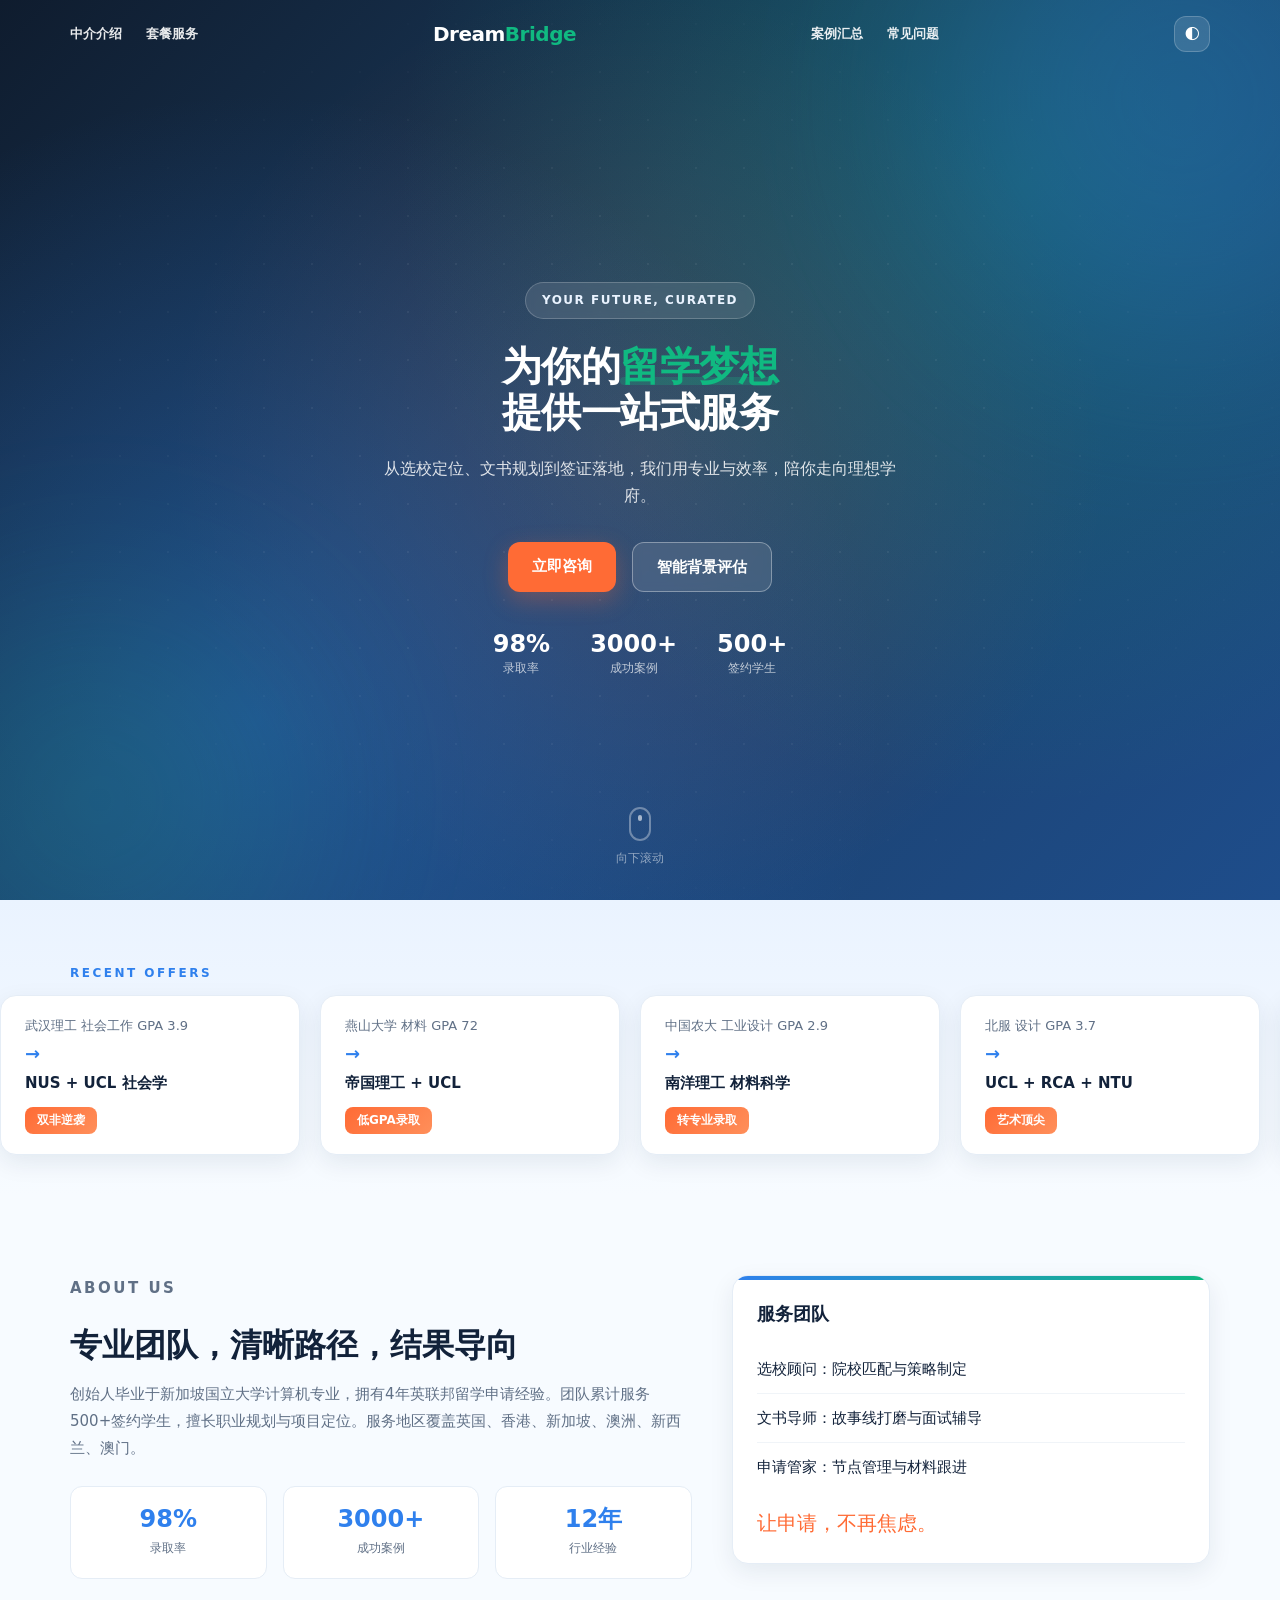
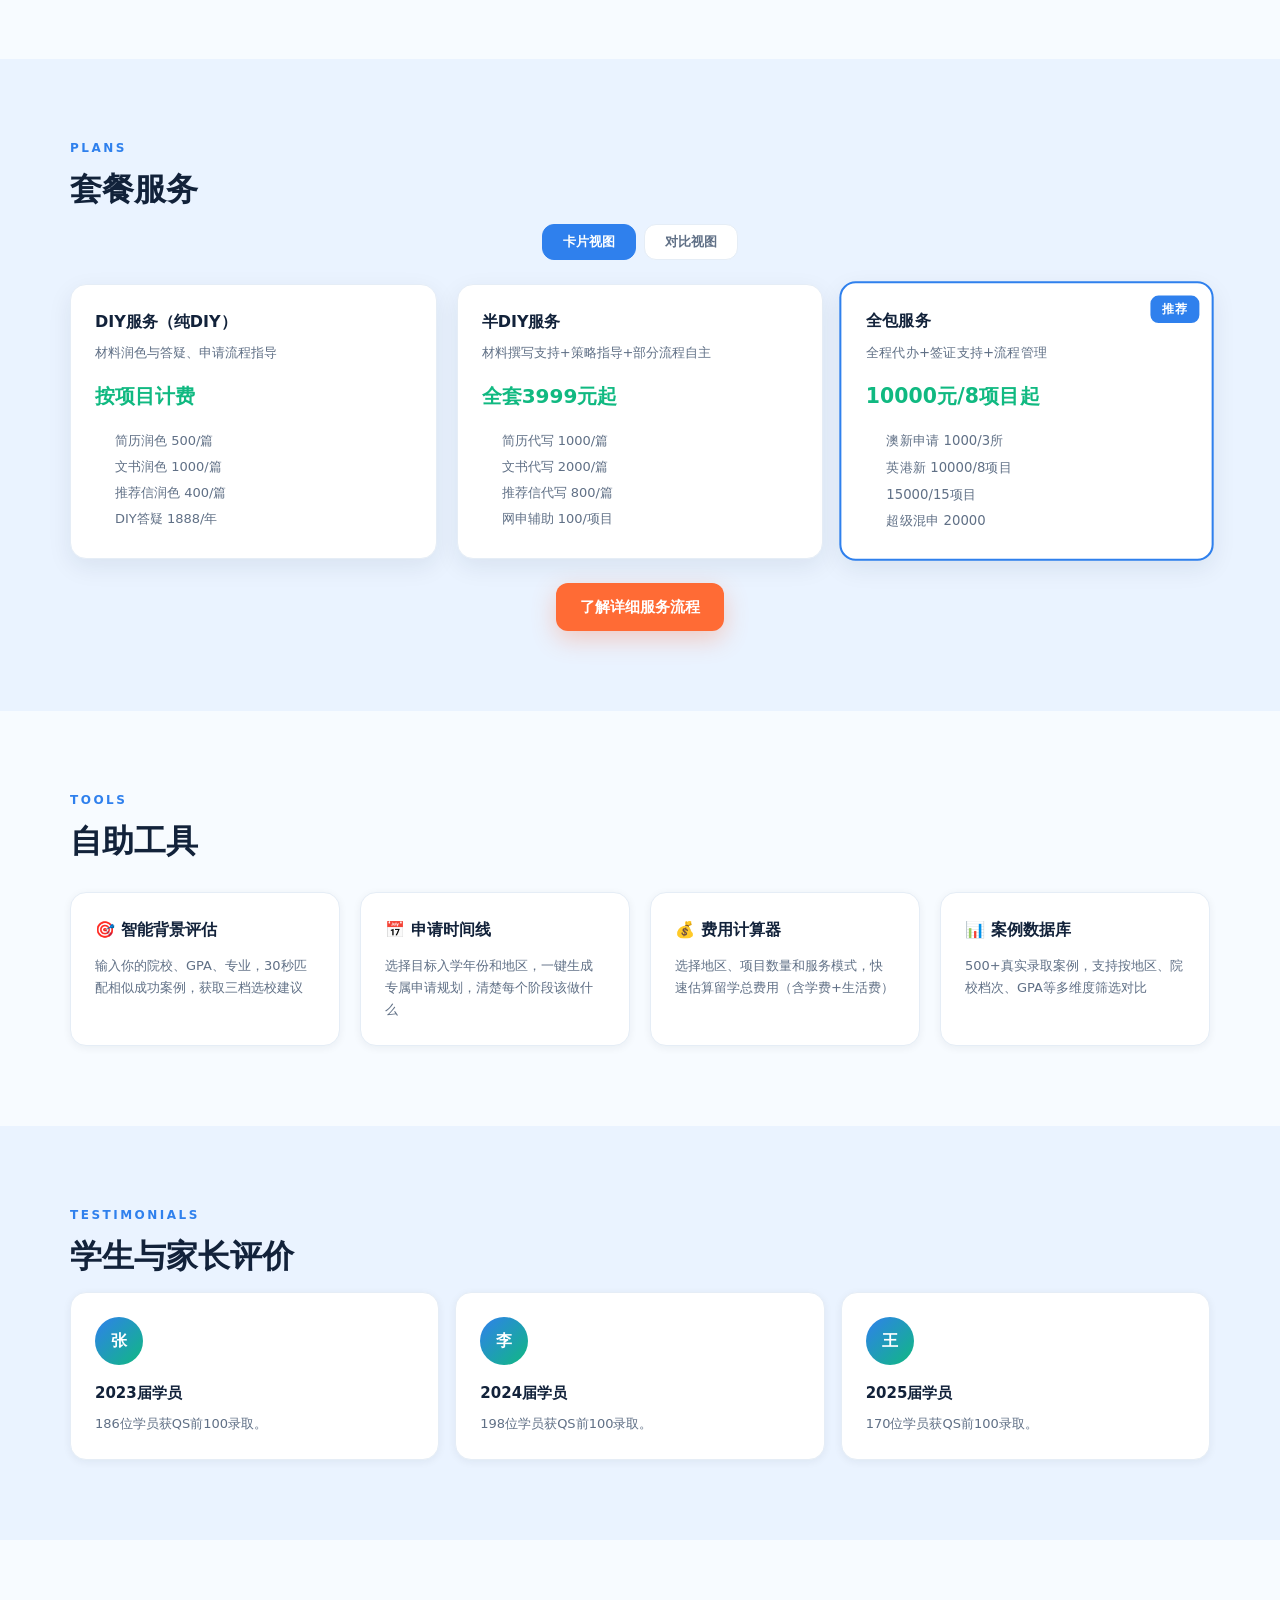
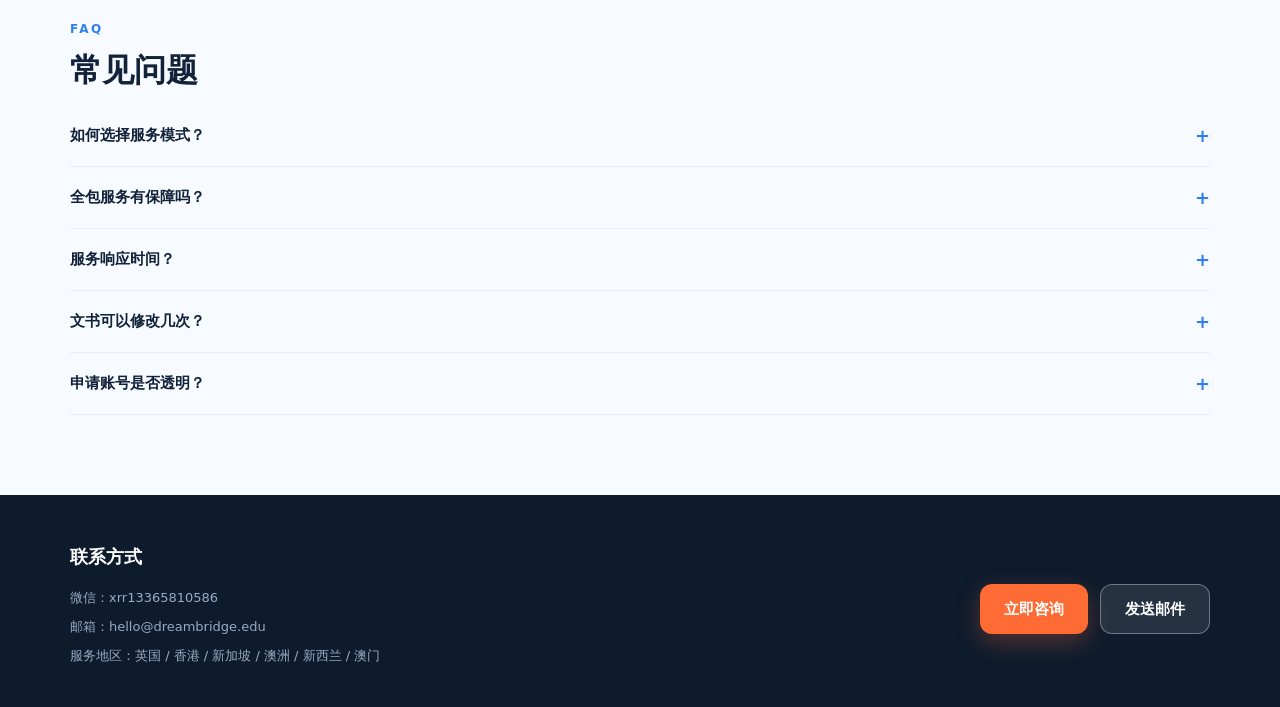
<file: index-2.html>
<!DOCTYPE html>
<html lang="zh-CN">
<head>
<meta charset="UTF-8">
<meta name="viewport" content="width=device-width, initial-scale=1.0">
<meta name="description" content="DreamBridge留学中介，专注英国、香港、新加坡、澳洲留学申请。创始人NUS计算机毕业，累计服务500+学生，98%录取率，0 offer全额退款。">
<title>DreamBridge留学｜英港新澳一站式申请服务</title>
<style>
:root {
  --color-bg: #f7fbff;
  --color-surface: #ffffff;
  --color-surface-elevated: #ffffff;
  --color-text: #12223a;
  --color-text-secondary: #607086;
  --color-text-tertiary: #8a9bb0;
  --color-primary: #2f80ed;
  --color-primary-light: #eaf3ff;
  --color-primary-dark: #1a6fd6;
  --color-secondary: #10b981;
  --color-accent: #ff6b35;
  --color-accent-light: #fff5ef;
  --color-border: #e5edf6;
  --color-border-light: #f0f4f8;
  --shadow-sm: 0 2px 8px rgba(18, 34, 58, 0.06);
  --shadow-md: 0 8px 24px rgba(18, 34, 58, 0.08);
  --shadow-lg: 0 16px 48px rgba(18, 34, 58, 0.12);
  --shadow-xl: 0 24px 64px rgba(18, 34, 58, 0.16);
  --radius-sm: 8px;
  --radius-md: 12px;
  --radius-lg: 16px;
  --radius-xl: 20px;
  --radius-full: 999px;
  --space-1: 4px;
  --space-2: 8px;
  --space-3: 12px;
  --space-4: 16px;
  --space-5: 20px;
  --space-6: 24px;
  --space-8: 32px;
  --space-10: 40px;
  --space-12: 48px;
  --space-16: 64px;
  --space-20: 80px;
  --font-sans: Inter, system-ui, -apple-system, 'Segoe UI', sans-serif;
  --font-display: 'Ma Shan Zheng', cursive;
  --text-xs: 12px;
  --text-sm: 13px;
  --text-base: 14px;
  --text-md: 15px;
  --text-lg: 16px;
  --text-xl: 18px;
  --text-2xl: 20px;
  --text-3xl: 24px;
  --text-4xl: 32px;
  --text-5xl: 40px;
  --ease-out: cubic-bezier(0.16, 1, 0.3, 1);
  --ease-spring: cubic-bezier(0.34, 1.56, 0.64, 1);
  --duration-fast: 150ms;
  --duration-base: 250ms;
  --duration-slow: 400ms;
  --z-base: 1;
  --z-sticky: 50;
  --z-header: 100;
  --z-countdown: 101;
  --z-modal: 200;
  --z-toast: 300;
}
body.dark {
  --color-bg: #0b1220;
  --color-surface: #121f31;
  --color-surface-elevated: #18283d;
  --color-text: #e7effa;
  --color-text-secondary: #9bb0c8;
  --color-text-tertiary: #6b7f99;
  --color-primary-light: #1b2a41;
  --color-border: #24364f;
  --color-border-light: #1a2638;
  --shadow-sm: 0 2px 8px rgba(0, 0, 0, 0.3);
  --shadow-md: 0 8px 24px rgba(0, 0, 0, 0.4);
  --shadow-lg: 0 16px 48px rgba(0, 0, 0, 0.5);
  --shadow-xl: 0 24px 64px rgba(0, 0, 0, 0.6);
}
*, *::before, *::after { box-sizing: border-box; margin: 0; padding: 0; }
html { scroll-behavior: smooth; }
body {
  font-family: var(--font-sans);
  color: var(--color-text);
  background: var(--color-bg);
  line-height: 1.6;
  font-size: var(--text-base);
  -webkit-font-smoothing: antialiased;
  -moz-osx-font-smoothing: grayscale;
}
img { max-width: 100%; height: auto; display: block; }
button { font-family: inherit; cursor: pointer; border: none; background: none; }
input, select, textarea { font-family: inherit; font-size: inherit; }
a { color: inherit; text-decoration: none; }
ul, ol { list-style: none; }
.container { width: min(1140px, 92%); margin: 0 auto; }
.section { padding: var(--space-20) 0; }
.section-alt { background: var(--color-primary-light); }
.section-kicker {
  color: var(--color-primary);
  font-size: var(--text-xs);
  letter-spacing: 2.5px;
  text-transform: uppercase;
  font-weight: 700;
  margin-bottom: var(--space-3);
}
.section-title {
  font-size: clamp(var(--text-3xl), 4vw, var(--text-4xl));
  font-weight: 800;
  line-height: 1.2;
  margin-bottom: var(--space-4);
}

/* Header */
.header {
  position: fixed;
  top: 0;
  left: 0;
  right: 0;
  z-index: var(--z-header);
  background: transparent;
  transition: background var(--duration-base) ease, box-shadow var(--duration-base) ease;
}
.header.scrolled {
  background: rgba(18, 34, 58, 0.92);
  backdrop-filter: blur(12px) saturate(180%);
  box-shadow: var(--shadow-md);
}
.nav-wrap {
  display: flex;
  align-items: center;
  justify-content: space-between;
  padding: var(--space-4) 0;
}
.logo {
  font-size: var(--text-2xl);
  font-weight: 800;
  color: #fff;
  letter-spacing: -0.5px;
}
.logo span { color: var(--color-secondary); }
.nav-links { display: flex; gap: var(--space-6); }
.nav-links a {
  color: rgba(255,255,255,0.9);
  font-size: var(--text-sm);
  font-weight: 600;
  transition: opacity var(--duration-fast) ease;
}
.nav-links a:hover { opacity: 0.75; }
.theme-toggle {
  width: 36px;
  height: 36px;
  border-radius: var(--radius-md);
  background: rgba(255,255,255,0.12);
  border: 1px solid rgba(255,255,255,0.2);
  color: #fff;
  display: grid;
  place-items: center;
  font-size: var(--text-md);
  transition: all var(--duration-fast) ease;
}
.theme-toggle:hover { background: rgba(255,255,255,0.2); }

/* Countdown */
.countdown-bar {
  position: fixed;
  top: 0;
  left: 0;
  right: 0;
  z-index: var(--z-countdown);
  background: linear-gradient(90deg, var(--color-primary), var(--color-secondary));
  color: #fff;
  padding: var(--space-3) 0;
  font-size: var(--text-sm);
  font-weight: 600;
  text-align: center;
  transform: translateY(-100%);
  transition: transform var(--duration-base) var(--ease-out);
}
.countdown-bar.show { transform: translateY(0); }
.countdown-bar .container {
  display: flex;
  justify-content: center;
  align-items: center;
  gap: var(--space-3);
  flex-wrap: wrap;
}
.countdown-pill {
  background: rgba(255,255,255,0.2);
  padding: var(--space-1) var(--space-3);
  border-radius: var(--radius-sm);
  font-size: var(--text-xs);
}
.countdown-close {
  color: #fff;
  font-size: var(--text-lg);
  opacity: 0.7;
  transition: opacity var(--duration-fast);
  margin-left: var(--space-2);
}
.countdown-close:hover { opacity: 1; }

/* Hero */
.hero {
  min-height: 100vh;
  position: relative;
  display: grid;
  place-items: center;
  background: linear-gradient(135deg, #0f1c2e 0%, #1a3a5c 40%, #1e4d8b 100%);
  overflow: hidden;
  padding-top: 60px;
}
.hero::before {
  content: '';
  position: absolute;
  inset: 0;
  background-image:
    radial-gradient(circle at 20% 80%, rgba(47, 128, 237, 0.35) 0%, transparent 50%),
    radial-gradient(circle at 80% 20%, rgba(16, 185, 129, 0.25) 0%, transparent 50%),
    radial-gradient(circle at 50% 50%, rgba(255, 107, 53, 0.15) 0%, transparent 60%);
}
.hero-grid {
  position: absolute;
  inset: 0;
  background-image: radial-gradient(circle, rgba(255,255,255,0.06) 1px, transparent 1px);
  background-size: 48px 48px;
  mask-image: radial-gradient(ellipse at center, black 40%, transparent 80%);
  -webkit-mask-image: radial-gradient(ellipse at center, black 40%, transparent 80%);
}
.hero-blob {
  position: absolute;
  border-radius: 50%;
  filter: blur(100px);
  opacity: 0.25;
}
.hero-blob-1 {
  width: 500px;
  height: 500px;
  background: var(--color-primary);
  top: -150px;
  right: -150px;
  animation: blobFloat 8s ease-in-out infinite;
}
.hero-blob-2 {
  width: 400px;
  height: 400px;
  background: var(--color-secondary);
  bottom: -100px;
  left: -100px;
  opacity: 0.15;
  animation: blobFloat 10s ease-in-out infinite reverse;
}
@keyframes blobFloat {
  0%, 100% { transform: translate(0, 0) scale(1); }
  50% { transform: translate(30px, -30px) scale(1.1); }
}
.hero-content {
  position: relative;
  z-index: var(--z-base);
  color: #fff;
  text-align: center;
  max-width: 680px;
  padding: 0 var(--space-5);
}
.hero-tag {
  display: inline-block;
  background: rgba(255,255,255,0.1);
  border: 1px solid rgba(255,255,255,0.2);
  color: #eaf3ff;
  padding: var(--space-2) var(--space-4);
  border-radius: var(--radius-full);
  font-size: var(--text-xs);
  font-weight: 600;
  letter-spacing: 1.5px;
  text-transform: uppercase;
  margin-bottom: var(--space-6);
  backdrop-filter: blur(4px);
}
.hero-title {
  font-size: clamp(var(--text-4xl), 5vw, var(--text-5xl));
  font-weight: 800;
  line-height: 1.15;
  margin-bottom: var(--space-5);
  letter-spacing: -0.5px;
}
.hero-title .highlight {
  color: var(--color-secondary);
  position: relative;
}
.hero-title .highlight::after {
  content: '';
  position: absolute;
  bottom: 4px;
  left: 0;
  right: 0;
  height: 8px;
  background: var(--color-secondary);
  opacity: 0.25;
  border-radius: 4px;
  z-index: -1;
}
.hero-subtitle {
  font-size: clamp(var(--text-md), 2vw, var(--text-lg));
  color: rgba(255,255,255,0.85);
  line-height: 1.7;
  margin-bottom: var(--space-8);
  max-width: 520px;
  margin-left: auto;
  margin-right: auto;
}
.hero-cta {
  display: flex;
  gap: var(--space-4);
  justify-content: center;
  flex-wrap: wrap;
}
.hero-stats {
  display: flex;
  gap: var(--space-10);
  justify-content: center;
  margin-top: var(--space-10);
  flex-wrap: wrap;
}
.hero-stat { text-align: center; }
.hero-stat-value {
  display: block;
  font-size: var(--text-3xl);
  font-weight: 800;
  color: #fff;
  line-height: 1;
}
.hero-stat-label {
  font-size: var(--text-xs);
  color: rgba(255,255,255,0.7);
  margin-top: var(--space-2);
}
.hero-scroll {
  position: absolute;
  bottom: var(--space-8);
  left: 50%;
  transform: translateX(-50%);
  display: flex;
  flex-direction: column;
  align-items: center;
  gap: var(--space-2);
  color: rgba(255,255,255,0.5);
  font-size: var(--text-xs);
  z-index: var(--z-base);
}
.mouse-icon {
  width: 22px;
  height: 34px;
  border: 2px solid rgba(255,255,255,0.35);
  border-radius: 12px;
  position: relative;
}
.mouse-icon::before {
  content: '';
  position: absolute;
  top: 6px;
  left: 50%;
  transform: translateX(-50%);
  width: 4px;
  height: 6px;
  background: rgba(255,255,255,0.6);
  border-radius: 2px;
  animation: scrollDown 1.8s infinite;
}
@keyframes scrollDown {
  0% { opacity: 1; top: 6px; }
  100% { opacity: 0; top: 18px; }
}

/* Buttons */
.btn {
  display: inline-flex;
  align-items: center;
  justify-content: center;
  gap: var(--space-2);
  padding: var(--space-3) var(--space-6);
  border-radius: var(--radius-md);
  font-weight: 700;
  font-size: var(--text-md);
  transition: all var(--duration-base) var(--ease-out);
  cursor: pointer;
  border: none;
}
.btn-primary {
  background: var(--color-accent);
  color: #fff;
  box-shadow: 0 8px 24px rgba(255, 107, 53, 0.3);
}
.btn-primary:hover {
  transform: translateY(-2px);
  box-shadow: 0 12px 32px rgba(255, 107, 53, 0.4);
}
.btn-primary:active { transform: scale(0.98); }
.btn-secondary {
  background: rgba(255,255,255,0.1);
  color: #fff;
  border: 1.5px solid rgba(255,255,255,0.35);
  backdrop-filter: blur(4px);
}
.btn-secondary:hover {
  background: rgba(255,255,255,0.18);
  border-color: rgba(255,255,255,0.5);
}
.btn-sm { padding: var(--space-2) var(--space-4); font-size: var(--text-sm); }

/* Marquee */
.marquee-section {
  background: linear-gradient(180deg, var(--color-primary-light) 0%, var(--color-bg) 100%);
  padding: var(--space-16) 0 var(--space-10);
  overflow: hidden;
}
.marquee-track {
  display: flex;
  gap: var(--space-5);
  animation: marquee 35s linear infinite;
  width: max-content;
}
.marquee-track:hover { animation-play-state: paused; }
@keyframes marquee {
  0% { transform: translateX(0); }
  100% { transform: translateX(-50%); }
}
.marquee-card {
  background: var(--color-surface);
  border: 1px solid var(--color-border);
  border-radius: var(--radius-lg);
  padding: var(--space-5) var(--space-6);
  box-shadow: var(--shadow-md);
  min-width: 300px;
  display: flex;
  flex-direction: column;
  gap: var(--space-2);
  transition: transform var(--duration-base) var(--ease-out);
  cursor: default;
}
.marquee-card:hover { transform: translateY(-4px); }
.marquee-from { font-size: var(--text-sm); color: var(--color-text-secondary); }
.marquee-arrow { font-size: var(--text-xl); color: var(--color-primary); font-weight: 800; line-height: 1; }
.marquee-to { font-size: var(--text-md); font-weight: 700; color: var(--color-text); }
.marquee-tag {
  display: inline-flex;
  width: fit-content;
  background: linear-gradient(135deg, var(--color-accent), #ff8f5a);
  color: #fff;
  padding: var(--space-1) var(--space-3);
  border-radius: var(--radius-sm);
  font-size: var(--text-xs);
  font-weight: 700;
  margin-top: var(--space-1);
}

/* About */
.about-grid {
  display: grid;
  grid-template-columns: 1.3fr 1fr;
  gap: var(--space-10);
  align-items: start;
}
.about-text p {
  color: var(--color-text-secondary);
  font-size: var(--text-md);
  line-height: 1.8;
  margin-bottom: var(--space-6);
}
.team-card {
  background: var(--color-surface);
  border: 1px solid var(--color-border);
  border-radius: var(--radius-lg);
  box-shadow: var(--shadow-md);
  padding: var(--space-6);
  position: relative;
  overflow: hidden;
}
.team-card::before {
  content: '';
  position: absolute;
  top: 0;
  left: 0;
  right: 0;
  height: 4px;
  background: linear-gradient(90deg, var(--color-primary), var(--color-secondary));
}
.team-card h3 { font-size: var(--text-xl); margin-bottom: var(--space-4); }
.team-card li {
  padding: var(--space-3) 0;
  border-bottom: 1px solid var(--color-border-light);
  font-size: var(--text-md);
}
.team-card li:last-child { border-bottom: none; }
.signature {
  font-family: var(--font-display);
  font-size: var(--text-2xl);
  color: var(--color-accent);
  margin-top: var(--space-4);
}
.metrics { display: grid; grid-template-columns: repeat(3, 1fr); gap: var(--space-4); }
.metric-item {
  background: var(--color-surface);
  padding: var(--space-5) var(--space-4);
  border-radius: var(--radius-md);
  border: 1px solid var(--color-border);
  text-align: center;
  transition: all var(--duration-base) var(--ease-out);
}
.metric-item:hover {
  transform: translateY(-3px);
  box-shadow: var(--shadow-lg);
}
.metric-value {
  font-size: var(--text-3xl);
  font-weight: 800;
  color: var(--color-primary);
  line-height: 1;
}
.metric-label {
  font-size: var(--text-xs);
  color: var(--color-text-secondary);
  margin-top: var(--space-2);
}

/* Plans */
.plan-toggle {
  display: flex;
  gap: var(--space-2);
  justify-content: center;
  margin-bottom: var(--space-6);
}
.plan-toggle-btn {
  padding: var(--space-2) var(--space-5);
  border: 1px solid var(--color-border);
  background: var(--color-surface);
  border-radius: var(--radius-md);
  font-weight: 600;
  font-size: var(--text-sm);
  transition: all var(--duration-fast) ease;
  color: var(--color-text-secondary);
  cursor: pointer;
}
.plan-toggle-btn.active {
  background: var(--color-primary);
  color: #fff;
  border-color: var(--color-primary);
}
.plan-toggle-btn:not(.active):hover {
  background: var(--color-primary-light);
  color: var(--color-primary);
}
.cards-grid { display: grid; grid-template-columns: repeat(3, 1fr); gap: var(--space-5); }
.plan-card {
  background: var(--color-surface);
  border: 1px solid var(--color-border);
  border-radius: var(--radius-lg);
  box-shadow: var(--shadow-md);
  padding: var(--space-6);
  transition: all var(--duration-base) var(--ease-out);
  position: relative;
  overflow: hidden;
}
.plan-card:hover {
  transform: translateY(-6px);
  box-shadow: var(--shadow-lg);
}
.plan-card::after {
  content: '';
  position: absolute;
  top: 0;
  left: 0;
  right: 0;
  height: 3px;
  background: linear-gradient(90deg, var(--color-primary), var(--color-secondary));
  opacity: 0;
  transition: opacity var(--duration-base) ease;
}
.plan-card:hover::after { opacity: 1; }
.plan-card.featured {
  border: 2px solid var(--color-primary);
  transform: scale(1.02);
}
.plan-card.featured:hover { transform: scale(1.02) translateY(-6px); }
.plan-badge {
  position: absolute;
  top: var(--space-3);
  right: var(--space-3);
  background: var(--color-primary);
  color: #fff;
  font-size: var(--text-xs);
  font-weight: 700;
  padding: var(--space-1) var(--space-3);
  border-radius: var(--radius-sm);
}
.plan-name { font-size: var(--text-lg); font-weight: 700; margin-bottom: var(--space-2); }
.plan-desc {
  font-size: var(--text-sm);
  color: var(--color-text-secondary);
  margin-bottom: var(--space-4);
  line-height: 1.6;
}
.plan-price {
  font-size: var(--text-2xl);
  font-weight: 800;
  color: var(--color-secondary);
  margin-bottom: var(--space-4);
}
.plan-list {
  padding-left: var(--space-5);
  color: var(--color-text-secondary);
  font-size: var(--text-sm);
  line-height: 2;
}
.compare-table {
  width: 100%;
  border-collapse: separate;
  border-spacing: 0;
  background: var(--color-surface);
  border-radius: var(--radius-lg);
  overflow: hidden;
  box-shadow: var(--shadow-md);
  display: none;
}
.compare-table.active { display: table; }
.compare-table th, .compare-table td {
  padding: var(--space-4) var(--space-5);
  text-align: center;
  border-bottom: 1px solid var(--color-border);
  font-size: var(--text-sm);
}
.compare-table th {
  background: var(--color-primary-light);
  font-weight: 700;
  color: var(--color-text);
}
.compare-table td:first-child { text-align: left; font-weight: 600; }
.compare-table tr:last-child td { border-bottom: none; }
.compare-table tr:hover td { background: var(--color-primary-light); }
.icon-check { color: var(--color-secondary); font-size: 18px; }
.icon-cross { color: var(--color-text-tertiary); font-size: 18px; }
.icon-half { color: var(--color-primary); font-size: 18px; }

/* 院校档次标签颜色 */
.pill-tier-985 { background: linear-gradient(135deg, #f59e0b, #d97706) !important; color: #fff !important; }
.pill-tier-211 { background: linear-gradient(135deg, #3b82f6, #2563eb) !important; color: #fff !important; }
.pill-tier-shuangfei { background: linear-gradient(135deg, #ff6b6b, #ee5a6f) !important; color: #fff !important; }
.pill-tier-overseas { background: linear-gradient(135deg, #8b5cf6, #7c3aed) !important; color: #fff !important; }

/* 智能评估器样式 */
.eval-card {
  background: var(--color-surface);
  border: 1px solid var(--color-border);
  border-radius: var(--radius-xl);
  padding: var(--space-8);
  box-shadow: var(--shadow-lg);
  max-width: 800px;
  margin: 0 auto;
}
.eval-form {
  display: grid;
  grid-template-columns: repeat(2, 1fr);
  gap: var(--space-5);
}
.eval-field {
  display: flex;
  flex-direction: column;
  gap: var(--space-2);
}
.eval-field label {
  font-size: var(--text-sm);
  font-weight: 600;
  color: var(--color-text);
}
.eval-field input, .eval-field select {
  padding: var(--space-3) var(--space-4);
  border: 1px solid var(--color-border);
  border-radius: var(--radius-md);
  background: var(--color-bg);
  color: var(--color-text);
  font-size: var(--text-sm);
  width: 100%;
}
.eval-field input:focus, .eval-field select:focus {
  outline: none;
  border-color: var(--color-primary);
  box-shadow: 0 0 0 3px rgba(47, 128, 237, 0.1);
}
.eval-tier-tag {
  display: none;
  padding: var(--space-1) var(--space-3);
  border-radius: var(--radius-sm);
  font-size: var(--text-xs);
  font-weight: 700;
  margin-top: var(--space-2);
  width: fit-content;
}
.eval-result {
  margin-top: var(--space-10);
  display: none;
  animation: fadeIn var(--duration-slow) ease;
}
.eval-result.show { display: block; }
.eval-category { margin-bottom: var(--space-8); }
.eval-category-title {
  font-size: var(--text-xl);
  font-weight: 800;
  margin-bottom: var(--space-4);
  display: flex;
  align-items: center;
  gap: var(--space-2);
}
.eval-reach .eval-category-title { color: #dc2626; }
.eval-match .eval-category-title { color: #059669; }
.eval-safe .eval-category-title { color: #2563eb; }
.eval-grid {
  display: grid;
  grid-template-columns: repeat(auto-fill, minmax(280px, 1fr));
  gap: var(--space-4);
}
.eval-case-card {
  background: var(--color-surface);
  border: 1px solid var(--color-border);
  border-radius: var(--radius-lg);
  padding: var(--space-5);
  cursor: pointer;
  transition: all var(--duration-base) var(--ease-out);
}
.eval-case-card:hover {
  transform: translateY(-3px);
  box-shadow: var(--shadow-md);
  border-color: var(--color-primary);
}
.eval-case-header {
  display: flex;
  justify-content: space-between;
  align-items: center;
  margin-bottom: var(--space-3);
}
.eval-case-school { font-weight: 700; font-size: var(--text-sm); }
.eval-case-meta {
  font-size: var(--text-xs);
  color: var(--color-text-secondary);
  margin-bottom: var(--space-3);
}
.eval-case-offers {
  display: flex;
  flex-direction: column;
  gap: var(--space-2);
}
.eval-offer-item {
  display: flex;
  justify-content: space-between;
  align-items: center;
  padding: var(--space-2) var(--space-3);
  background: var(--color-primary-light);
  border-radius: var(--radius-sm);
  font-size: var(--text-xs);
}
.eval-match-score {
  margin-top: var(--space-2);
  font-size: var(--text-xs);
  color: var(--color-text-tertiary);
}
.eval-empty {
  text-align: center;
  padding: var(--space-8);
  color: var(--color-text-secondary);
}

/* Cases */
.stats-bar {
  display: grid;
  grid-template-columns: repeat(3, 1fr);
  gap: var(--space-4);
  margin-bottom: var(--space-8);
}
.stat-pill {
  background: var(--color-surface);
  border: 1px solid var(--color-border);
  border-radius: var(--radius-md);
  padding: var(--space-5) var(--space-4);
  box-shadow: var(--shadow-sm);
  text-align: center;
  transition: all var(--duration-base) var(--ease-out);
}
.stat-pill:hover { transform: translateY(-2px); box-shadow: var(--shadow-md); }
.stat-number {
  font-size: var(--text-3xl);
  font-weight: 800;
  color: var(--color-primary);
  line-height: 1;
}
.stat-label {
  font-size: var(--text-xs);
  color: var(--color-text-secondary);
  margin-top: var(--space-2);
}
.filter-row {
  display: grid;
  grid-template-columns: 2fr repeat(3, 1fr);
  gap: var(--space-3);
  margin-bottom: var(--space-4);
}
.filter-input, .filter-select {
  padding: var(--space-3) var(--space-4);
  border: 1px solid var(--color-border);
  border-radius: var(--radius-md);
  background: var(--color-surface);
  color: var(--color-text);
  font-size: var(--text-sm);
  width: 100%;
  transition: all var(--duration-fast) ease;
}
.filter-input:focus, .filter-select:focus {
  outline: none;
  border-color: var(--color-primary);
  box-shadow: 0 0 0 3px rgba(47, 128, 237, 0.1);
}
.quick-tags {
  display: flex;
  gap: var(--space-2);
  margin-bottom: var(--space-4);
  flex-wrap: wrap;
}
.quick-tag {
  padding: var(--space-2) var(--space-4);
  border: 1px solid var(--color-border);
  background: var(--color-surface);
  border-radius: var(--radius-full);
  cursor: pointer;
  font-size: var(--text-sm);
  font-weight: 600;
  color: var(--color-text-secondary);
  transition: all var(--duration-fast) ease;
  user-select: none;
}
.quick-tag:hover {
  border-color: var(--color-primary);
  color: var(--color-primary);
  background: var(--color-primary-light);
}
.quick-tag.active {
  background: var(--color-primary);
  color: #fff;
  border-color: var(--color-primary);
}
.tier-filter-row {
  display: flex;
  gap: var(--space-2);
  margin-bottom: var(--space-6);
  flex-wrap: wrap;
  align-items: center;
}
.tier-filter-label {
  font-size: var(--text-sm);
  font-weight: 600;
  color: var(--color-text-secondary);
  margin-right: var(--space-2);
}
.tier-tag {
  padding: var(--space-2) var(--space-4);
  border: 1px solid var(--color-border);
  background: var(--color-surface);
  border-radius: var(--radius-full);
  cursor: pointer;
  font-size: var(--text-sm);
  font-weight: 600;
  color: var(--color-text-secondary);
  transition: all var(--duration-fast) ease;
  user-select: none;
}
.tier-tag:hover {
  border-color: var(--color-primary);
  color: var(--color-primary);
  background: var(--color-primary-light);
}
.tier-tag.active {
  background: var(--color-primary);
  color: #fff;
  border-color: var(--color-primary);
}
.charts-grid {
  display: grid;
  grid-template-columns: repeat(3, 1fr);
  gap: var(--space-4);
  margin-bottom: var(--space-6);
}
.chart-card {
  background: var(--color-surface);
  border: 1px solid var(--color-border);
  border-radius: var(--radius-lg);
  padding: var(--space-5);
  box-shadow: var(--shadow-sm);
}
.chart-title {
  font-size: var(--text-sm);
  font-weight: 700;
  color: var(--color-text);
  margin-bottom: var(--space-4);
  display: flex;
  align-items: center;
  gap: var(--space-2);
}
.bar-chart { display: flex; flex-direction: column; gap: var(--space-3); }
.bar-row { display: flex; align-items: center; gap: var(--space-3); }
.bar-label {
  width: 100px;
  font-size: var(--text-xs);
  color: var(--color-text-secondary);
  text-align: right;
  flex-shrink: 0;
}
.bar-track {
  flex: 1;
  height: 28px;
  background: var(--color-border-light);
  border-radius: var(--radius-sm);
  overflow: hidden;
}
.bar-fill {
  height: 100%;
  background: linear-gradient(90deg, var(--color-primary), var(--color-secondary));
  border-radius: var(--radius-sm);
  display: flex;
  align-items: center;
  justify-content: flex-end;
  padding-right: var(--space-2);
  min-width: 36px;
  transition: width 1s var(--ease-out);
}
.bar-value { font-size: var(--text-xs); font-weight: 700; color: #fff; }
.cases-grid {
  display: grid;
  grid-template-columns: repeat(auto-fill, minmax(360px, 1fr));
  gap: var(--space-5);
  min-height: 200px;
}
.case-card {
  background: var(--color-surface);
  border: 1px solid var(--color-border);
  border-radius: var(--radius-lg);
  padding: var(--space-5);
  box-shadow: var(--shadow-sm);
  transition: all var(--duration-base) var(--ease-out);
  cursor: pointer;
}
.case-card:hover {
  transform: translateY(-4px);
  box-shadow: var(--shadow-lg);
  border-color: var(--color-primary);
}
.case-header {
  display: flex;
  justify-content: space-between;
  align-items: start;
  margin-bottom: var(--space-3);
  gap: var(--space-2);
}
.case-title {
  font-size: var(--text-md);
  font-weight: 700;
  color: var(--color-text);
  line-height: 1.4;
}
/* 移除了 case-badge 样式，不再使用 */
.case-pills {
  display: flex;
  flex-wrap: wrap;
  gap: var(--space-2);
  margin-bottom: var(--space-3);
}
.pill {
  display: inline-block;
  background: var(--color-primary-light);
  color: var(--color-primary-dark);
  padding: var(--space-1) var(--space-3);
  border-radius: var(--radius-full);
  font-size: var(--text-xs);
  font-weight: 600;
}
.case-meta {
  display: grid;
  grid-template-columns: repeat(2, 1fr);
  gap: var(--space-2);
}
.meta-item {
  background: var(--color-primary-light);
  border: 1px solid var(--color-border);
  border-radius: var(--radius-md);
  padding: var(--space-3);
}
.meta-label {
  font-size: var(--text-xs);
  color: var(--color-text-tertiary);
  margin-bottom: var(--space-1);
}
.meta-value { font-weight: 700; font-size: var(--text-sm); color: var(--color-text); }
.offer-section {
  margin-top: var(--space-4);
  padding-top: var(--space-4);
  border-top: 1px dashed var(--color-border);
}
.offer-title {
  font-size: var(--text-sm);
  font-weight: 700;
  color: var(--color-primary);
  margin-bottom: var(--space-3);
}
.offer-list { display: flex; flex-direction: column; gap: var(--space-2); }
.offer-item {
  display: grid;
  grid-template-columns: 1fr 1fr auto;
  gap: var(--space-3);
  background: var(--color-primary-light);
  border: 1px solid var(--color-border);
  padding: var(--space-3);
  border-radius: var(--radius-md);
  align-items: center;
}
.offer-school { font-weight: 700; color: var(--color-text); font-size: var(--text-sm); }
.offer-major { color: var(--color-text-secondary); font-size: var(--text-xs); }
.offer-rank {
  font-weight: 700;
  color: var(--color-accent);
  font-size: var(--text-xs);
  white-space: nowrap;
}
.offer-more {
  color: var(--color-text-tertiary);
  font-size: var(--text-xs);
  text-align: center;
  padding: var(--space-1) 0;
}
.no-results {
  text-align: center;
  padding: var(--space-16) var(--space-5);
  color: var(--color-text-secondary);
  font-size: var(--text-lg);
  grid-column: 1 / -1;
}
.pagination {
  display: flex;
  justify-content: center;
  align-items: center;
  gap: var(--space-2);
  margin-top: var(--space-8);
  flex-wrap: wrap;
}
.page-btn {
  padding: var(--space-3) var(--space-4);
  border: 1px solid var(--color-border);
  background: var(--color-surface);
  border-radius: var(--radius-md);
  cursor: pointer;
  font-weight: 600;
  font-size: var(--text-sm);
  color: var(--color-text);
  transition: all var(--duration-fast) ease;
  min-width: 40px;
}
.page-btn:hover:not(:disabled) {
  background: var(--color-primary-light);
  border-color: var(--color-primary);
  color: var(--color-primary);
}
.page-btn.active {
  background: var(--color-primary);
  color: #fff;
  border-color: var(--color-primary);
}
.page-btn:disabled { opacity: 0.4; cursor: not-allowed; }
.page-info {
  padding: var(--space-3) var(--space-4);
  color: var(--color-text-secondary);
  font-size: var(--text-sm);
}
.data-tip {
  text-align: center;
  color: var(--color-text-tertiary);
  font-size: var(--text-xs);
  margin-top: var(--space-4);
}

/* Case Modal */
.case-modal {
  position: fixed;
  inset: 0;
  background: rgba(10, 20, 36, 0.7);
  display: none;
  place-items: center;
  z-index: var(--z-modal);
  backdrop-filter: blur(8px);
  padding: var(--space-5);
  overflow-y: auto;
}
.case-modal.show { display: grid; }
.case-detail {
  background: var(--color-surface);
  border-radius: var(--radius-xl);
  box-shadow: var(--shadow-xl);
  max-width: 640px;
  width: 100%;
  max-height: 90vh;
  overflow-y: auto;
  position: relative;
  animation: modalIn var(--duration-slow) var(--ease-out);
}
@keyframes modalIn {
  from { opacity: 0; transform: scale(0.95) translateY(20px); }
  to { opacity: 1; transform: scale(1) translateY(0); }
}
.case-detail-close {
  position: absolute;
  top: var(--space-4);
  right: var(--space-4);
  width: 36px;
  height: 36px;
  display: grid;
  place-items: center;
  border-radius: 50%;
  font-size: var(--text-xl);
  color: var(--color-text-secondary);
  transition: all var(--duration-fast) ease;
  z-index: 10;
}
.case-detail-close:hover {
  background: var(--color-border-light);
  color: var(--color-text);
}
.case-detail-header { padding: var(--space-8) var(--space-8) 0; }
.case-detail-header h2 { font-size: var(--text-xl); margin-bottom: var(--space-3); }
.case-detail-body { padding: 0 var(--space-8) var(--space-8); }
.case-detail-meta {
  display: grid;
  grid-template-columns: repeat(2, 1fr);
  gap: var(--space-3);
  margin: var(--space-5) 0;
}
.detail-meta-block {
  background: var(--color-primary-light);
  border-radius: var(--radius-md);
  padding: var(--space-4);
}
.detail-meta-block label {
  font-size: var(--text-xs);
  color: var(--color-text-tertiary);
  display: block;
  margin-bottom: var(--space-1);
}
.detail-meta-block value {
  font-weight: 700;
  font-size: var(--text-sm);
  color: var(--color-text);
}
.case-detail-offers { margin-top: var(--space-6); }
.case-detail-offers h4 {
  font-size: var(--text-sm);
  color: var(--color-primary);
  margin-bottom: var(--space-4);
  font-weight: 700;
}
.detail-offer-item {
  display: flex;
  justify-content: space-between;
  align-items: center;
  padding: var(--space-3) var(--space-4);
  background: var(--color-primary-light);
  border: 1px solid var(--color-border);
  border-radius: var(--radius-md);
  margin-bottom: var(--space-2);
}
.detail-offer-school { font-weight: 700; font-size: var(--text-sm); }
.detail-offer-major { font-size: var(--text-xs); color: var(--color-text-secondary); }
.detail-offer-rank {
  font-weight: 700;
  color: var(--color-accent);
  font-size: var(--text-sm);
}
.case-detail-cta {
  padding: var(--space-6) var(--space-8);
  border-top: 1px solid var(--color-border);
  text-align: center;
}
.case-detail-cta p {
  color: var(--color-text-secondary);
  font-size: var(--text-sm);
  margin-bottom: var(--space-4);
}

/* Testimonials */
.testimonials-grid {
  display: grid;
  grid-template-columns: repeat(3, 1fr);
  gap: var(--space-4);
}
.testimonial-card {
  background: var(--color-surface);
  border: 1px solid var(--color-border);
  border-radius: var(--radius-lg);
  box-shadow: var(--shadow-sm);
  padding: var(--space-6);
  transition: all var(--duration-base) var(--ease-out);
}
.testimonial-card:hover { transform: translateY(-3px); box-shadow: var(--shadow-md); }
.testimonial-avatar {
  width: 48px;
  height: 48px;
  border-radius: 50%;
  background: linear-gradient(135deg, var(--color-primary), var(--color-secondary));
  display: grid;
  place-items: center;
  color: #fff;
  font-weight: 700;
  font-size: var(--text-lg);
  margin-bottom: var(--space-4);
}
.testimonial-card h3 { font-size: var(--text-md); margin-bottom: var(--space-2); }
.testimonial-card p {
  color: var(--color-text-secondary);
  font-size: var(--text-sm);
  line-height: 1.7;
}

/* FAQ */
.accordion-item { border-bottom: 1px solid var(--color-border); }
.accordion-btn {
  width: 100%;
  text-align: left;
  padding: var(--space-5) 0;
  background: none;
  border: none;
  font-weight: 600;
  font-size: var(--text-md);
  cursor: pointer;
  display: flex;
  justify-content: space-between;
  align-items: center;
  color: var(--color-text);
  transition: color var(--duration-fast) ease;
}
.accordion-btn:hover { color: var(--color-primary); }
.accordion-btn::after {
  content: '+';
  font-size: var(--text-xl);
  color: var(--color-primary);
  transition: transform var(--duration-base) var(--ease-spring);
  flex-shrink: 0;
  margin-left: var(--space-4);
}
.accordion-item.open .accordion-btn::after { content: '−'; transform: rotate(0); }
.accordion-panel {
  display: none;
  color: var(--color-text-secondary);
  padding-bottom: var(--space-5);
  line-height: 1.8;
  font-size: var(--text-sm);
}
.accordion-item.open .accordion-panel {
  display: block;
  animation: fadeIn var(--duration-base) ease;
}
@keyframes fadeIn {
  from { opacity: 0; transform: translateY(-4px); }
  to { opacity: 1; transform: translateY(0); }
}

/* Footer */
.footer {
  background: #0d1b2d;
  color: #b0c4de;
  padding: var(--space-12) 0 var(--space-8);
}
.footer-grid {
  display: flex;
  justify-content: space-between;
  gap: var(--space-8);
  align-items: center;
}
.footer h2 { color: #fff; font-size: var(--text-xl); margin-bottom: var(--space-4); }
.footer p { margin: var(--space-2) 0; font-size: var(--text-sm); opacity: 0.85; }
.footer-actions { display: flex; gap: var(--space-3); flex-wrap: wrap; }

/* Mobile CTA */
.mobile-cta {
  position: fixed;
  bottom: 0;
  left: 0;
  right: 0;
  background: var(--color-surface);
  border-top: 1px solid var(--color-border);
  padding: var(--space-3) var(--space-4);
  display: none;
  gap: var(--space-3);
  align-items: center;
  z-index: var(--z-sticky);
  box-shadow: 0 -4px 20px rgba(0,0,0,0.08);
}
.mobile-cta-wx {
  font-size: var(--text-sm);
  color: var(--color-text);
  font-weight: 600;
  flex: 1;
  white-space: nowrap;
  overflow: hidden;
  text-overflow: ellipsis;
}

/* Back to top */
.to-top {
  position: fixed;
  right: var(--space-5);
  bottom: 80px;
  width: 44px;
  height: 44px;
  border-radius: 50%;
  background: var(--color-accent);
  color: #fff;
  font-size: var(--text-lg);
  display: none;
  place-items: center;
  cursor: pointer;
  box-shadow: 0 4px 16px rgba(255,107,53,0.3);
  transition: all var(--duration-base) var(--ease-out);
  z-index: 97;
  border: none;
}
.to-top.show { display: grid; }
.to-top:hover {
  transform: translateY(-3px);
  box-shadow: 0 6px 20px rgba(255,107,53,0.4);
}

/* QR Modal */
.qr-modal {
  position: fixed;
  inset: 0;
  background: rgba(10, 20, 36, 0.65);
  display: none;
  place-items: center;
  z-index: var(--z-modal);
  backdrop-filter: blur(6px);
  padding: var(--space-5);
}
.qr-modal.show { display: grid; }
.qr-card {
  background: var(--color-surface);
  border-radius: var(--radius-xl);
  padding: var(--space-8);
  text-align: center;
  position: relative;
  box-shadow: var(--shadow-xl);
  max-width: 360px;
  width: 100%;
  animation: modalIn var(--duration-slow) var(--ease-out);
}
.qr-fallback {
  width: 200px;
  height: 200px;
  margin: var(--space-4) auto;
  background: linear-gradient(135deg, #07c160, #059142);
  border-radius: var(--radius-md);
  display: flex;
  flex-direction: column;
  align-items: center;
  justify-content: center;
  color: #fff;
  gap: var(--space-3);
}
.qr-fallback svg {
  width: 64px;
  height: 64px;
  opacity: 0.9;
}
.qr-fallback span {
  font-size: var(--text-sm);
  font-weight: 700;
  letter-spacing: 1px;
}
.qr-wxid {
  font-size: var(--text-lg);
  font-weight: 800;
  color: var(--color-primary);
  margin-top: var(--space-2);
  letter-spacing: 1px;
}
.qr-close {
  position: absolute;
  right: var(--space-4);
  top: var(--space-3);
  background: none;
  border: none;
  font-size: var(--text-2xl);
  cursor: pointer;
  color: var(--color-text-secondary);
  width: 36px;
  height: 36px;
  display: grid;
  place-items: center;
  border-radius: 50%;
  transition: all var(--duration-fast) ease;
}
.qr-close:hover {
  background: var(--color-border-light);
  color: var(--color-text);
}

/* Animations */
.fade-in {
  opacity: 0;
  transform: translateY(24px);
  transition: opacity var(--duration-slow) var(--ease-out), transform var(--duration-slow) var(--ease-out);
}
.fade-in.visible { opacity: 1; transform: translateY(0); }


/* Mini Tools Grid */
.mini-grid {
  display: grid;
  grid-template-columns: repeat(4, 1fr);
  gap: var(--space-5);
  margin-top: var(--space-8);
}
.mini-card {
  background: var(--color-surface);
  border: 1px solid var(--color-border);
  border-radius: var(--radius-lg);
  padding: var(--space-6);
  box-shadow: var(--shadow-sm);
  transition: all var(--duration-base) var(--ease-out);
  position: relative;
  overflow: hidden;
}
.mini-card::before {
  content: '';
  position: absolute;
  top: 0;
  left: 0;
  width: 4px;
  height: 100%;
  background: linear-gradient(180deg, var(--color-primary), var(--color-secondary));
  opacity: 0;
  transition: opacity var(--duration-base) ease;
}
.mini-card:hover {
  transform: translateY(-6px);
  box-shadow: var(--shadow-lg);
  border-color: var(--color-primary);
}
.mini-card:hover::before {
  opacity: 1;
}
.mini-card h3 {
  font-size: var(--text-lg);
  font-weight: 800;
  margin-bottom: var(--space-3);
  color: var(--color-text);
  display: flex;
  align-items: center;
  gap: var(--space-2);
}
.mini-card p {
  font-size: var(--text-sm);
  color: var(--color-text-secondary);
  line-height: 1.7;
}
@media (max-width: 1024px) {
  .mini-grid { grid-template-columns: repeat(2, 1fr); }
}
@media (max-width: 768px) {
  .mini-grid { grid-template-columns: 1fr; }
}

/* Responsive */
@media (max-width: 768px) {
  .nav-links { display: none; }
  .about-grid { grid-template-columns: 1fr; }
  .cards-grid { grid-template-columns: 1fr; }
  .testimonials-grid { grid-template-columns: 1fr; }
  .stats-bar { grid-template-columns: repeat(3, 1fr); }
  .charts-grid { grid-template-columns: 1fr; }
  .filter-row { grid-template-columns: 1fr; }
  .cases-grid { grid-template-columns: 1fr; }
  .footer-grid { flex-direction: column; text-align: center; }
  .footer-actions { justify-content: center; }
  .mobile-cta { display: flex; }
  .to-top { bottom: 72px; right: var(--space-4); }
  .case-detail { max-height: 85vh; }
  .case-detail-meta { grid-template-columns: 1fr; }
  .hero-stats { gap: var(--space-6); }
  .marquee-card { min-width: 260px; padding: var(--space-4); }
  .section { padding: var(--space-12) 0; }
  .eval-form { grid-template-columns: 1fr; }
  .eval-grid { grid-template-columns: 1fr; }
}
@media (min-width: 769px) and (max-width: 1024px) {
  .cards-grid { grid-template-columns: repeat(2, 1fr); }
  .charts-grid { grid-template-columns: repeat(2, 1fr); }
  .stats-bar { grid-template-columns: repeat(3, 1fr); }
}
</style>
<base target="_blank">
</head>
<body>

<!-- Countdown Bar -->
<div class="countdown-bar" id="countdownBar">
  <div class="container">
    <span>2026 Fall 申请季进行中</span>
    <span class="countdown-pill" id="countdownText">计算中...</span>
    <span>全包服务 0 offer 全额退款</span>
    <button class="countdown-close" onclick="document.getElementById('countdownBar').classList.remove('show')">×</button>
  </div>
</div>

<!-- Header -->
<header class="header" id="topHeader">
  <div class="container nav-wrap">
    <nav class="nav-links">
      <a href="index.html#about">中介介绍</a>
      <a href="package.html">套餐服务</a>
    </nav>
    <a href="index.html" class="logo">Dream<span>Bridge</span></a>
    <nav class="nav-links">
      <a href="cases.html">案例汇总</a>
      <a href="index.html#faq">常见问题</a>
    </nav>
    <button class="theme-toggle" id="themeToggle">🌓</button>
  </div>
</header>

<main>

<!-- Hero -->
<section class="hero" id="hero">
  <div class="hero-grid"></div>
  <div class="hero-blob hero-blob-1"></div>
  <div class="hero-blob hero-blob-2"></div>
  <div class="container hero-content fade-in">
    <span class="hero-tag">Your Future, Curated</span>
    <h1 class="hero-title">为你的<span class="highlight">留学梦想</span><br>提供一站式服务</h1>
    <p class="hero-subtitle">从选校定位、文书规划到签证落地，我们用专业与效率，陪你走向理想学府。</p>
    <div class="hero-cta">
      <button class="btn btn-primary" onclick="openQr()">立即咨询</button>
      <a href="evaluator.html" class="btn btn-secondary">智能背景评估</a>
    </div>
    <div class="hero-stats">
      <div class="hero-stat"><span class="hero-stat-value">98%</span><span class="hero-stat-label">录取率</span></div>
      <div class="hero-stat"><span class="hero-stat-value">3000+</span><span class="hero-stat-label">成功案例</span></div>
      <div class="hero-stat"><span class="hero-stat-value">500+</span><span class="hero-stat-label">签约学生</span></div>
    </div>
  </div>
  <div class="hero-scroll">
    <div class="mouse-icon"></div>
    <span>向下滚动</span>
  </div>
</section>

<!-- Marquee -->
<section class="marquee-section">
  <div class="container"><p class="section-kicker">Recent Offers</p></div>
  <div class="marquee-track" id="marqueeTrack"></div>
</section>

<!-- About -->
<section class="section" id="about">
  <div class="container about-grid fade-in">
    <div class="about-text">
      <p class="section-kicker">About Us</p>
      <h2 class="section-title">专业团队，清晰路径，结果导向</h2>
      <p>创始人毕业于新加坡国立大学计算机专业，拥有4年英联邦留学申请经验。团队累计服务500+签约学生，擅长职业规划与项目定位。服务地区覆盖英国、香港、新加坡、澳洲、新西兰、澳门。</p>
      <div class="metrics">
        <div class="metric-item"><div class="metric-value">98%</div><div class="metric-label">录取率</div></div>
        <div class="metric-item"><div class="metric-value">3000+</div><div class="metric-label">成功案例</div></div>
        <div class="metric-item"><div class="metric-value">12年</div><div class="metric-label">行业经验</div></div>
      </div>
    </div>
    <div class="team-card">
      <h3>服务团队</h3>
      <ul>
        <li>选校顾问：院校匹配与策略制定</li>
        <li>文书导师：故事线打磨与面试辅导</li>
        <li>申请管家：节点管理与材料跟进</li>
      </ul>
      <p class="signature">让申请，不再焦虑。</p>
    </div>
  </div>
</section>

<!-- Plans -->
<section class="section section-alt" id="plans">
  <div class="container fade-in">
    <p class="section-kicker">Plans</p>
    <h2 class="section-title">套餐服务</h2>
    <div class="plan-toggle">
      <button class="plan-toggle-btn active" onclick="showPlanView('cards')">卡片视图</button>
      <button class="plan-toggle-btn" onclick="showPlanView('table')">对比视图</button>
    </div>
    <div class="cards-grid" id="planCards"></div>
    <table class="compare-table" id="compareTable">
      <thead><tr><th>服务项目</th><th>DIY服务</th><th>半DIY服务</th><th>全包服务</th></tr></thead>
      <tbody>
        <tr><td>文书撰写</td><td class="icon-cross">✗ 仅润色</td><td class="icon-check">✓ 代写</td><td class="icon-check">✓ 代写</td></tr>
        <tr><td>选校定位</td><td class="icon-cross">✗ 自主</td><td class="icon-check">✓ 指导</td><td class="icon-check">✓ 全包</td></tr>
        <tr><td>简历制作</td><td class="icon-half">△ 润色</td><td class="icon-check">✓ 代写</td><td class="icon-check">✓ 代写</td></tr>
        <tr><td>网申递交</td><td class="icon-cross">✗ 自主</td><td class="icon-half">△ 辅助</td><td class="icon-check">✓ 代办</td></tr>
        <tr><td>推荐信</td><td class="icon-half">△ 润色</td><td class="icon-check">✓ 代写</td><td class="icon-check">✓ 代写</td></tr>
        <tr><td>签证支持</td><td class="icon-cross">✗</td><td class="icon-cross">✗</td><td class="icon-check">✓</td></tr>
        <tr><td>进度管理</td><td class="icon-cross">✗</td><td class="icon-half">△</td><td class="icon-check">✓ 专属顾问</td></tr>
        <tr><td>退款承诺</td><td class="icon-cross">✗</td><td class="icon-cross">✗</td><td class="icon-check">✓ 0 offer全退</td></tr>
      </tbody>
    </table>
    <p style="margin-top:var(--space-6);text-align:center;">
      <a class="btn btn-primary" href="package.html">了解详细服务流程</a>
    </p>
  </div>
</section>

<!-- Quick Links -->
<section class="section">
  <div class="container fade-in">
    <p class="section-kicker">Tools</p>
    <h2 class="section-title">自助工具</h2>
    <div class="mini-grid">
      <a href="evaluator.html" class="mini-card" style="text-decoration:none;color:inherit;">
        <h3>🎯 智能背景评估</h3>
        <p>输入你的院校、GPA、专业，30秒匹配相似成功案例，获取三档选校建议</p>
      </a>
      <a href="timeline.html" class="mini-card" style="text-decoration:none;color:inherit;">
        <h3>📅 申请时间线</h3>
        <p>选择目标入学年份和地区，一键生成专属申请规划，清楚每个阶段该做什么</p>
      </a>
      <a href="calculator.html" class="mini-card" style="text-decoration:none;color:inherit;">
        <h3>💰 费用计算器</h3>
        <p>选择地区、项目数量和服务模式，快速估算留学总费用（含学费+生活费）</p>
      </a>
      <a href="cases.html" class="mini-card" style="text-decoration:none;color:inherit;">
        <h3>📊 案例数据库</h3>
        <p>500+真实录取案例，支持按地区、院校档次、GPA等多维度筛选对比</p>
      </a>
    </div>
  </div>
</section>

<!-- Testimonials -->
<section class="section section-alt" id="testimonials-section">
  <div class="container fade-in">
    <p class="section-kicker">Testimonials</p>
    <h2 class="section-title">学生与家长评价</h2>
    <div class="testimonials-grid" id="testimonials"></div>
  </div>
</section>

<!-- FAQ -->
<section class="section" id="faq">
  <div class="container fade-in">
    <p class="section-kicker">FAQ</p>
    <h2 class="section-title">常见问题</h2>
    <div class="accordion" id="faqList"></div>
  </div>
</section>

</main>

<!-- Footer -->
<footer class="footer" id="contact">
  <div class="container footer-grid">
    <div>
      <h2>联系方式</h2>
      <p>微信：xrr13365810586</p>
      <p>邮箱：hello@dreambridge.edu</p>
      <p>服务地区：英国 / 香港 / 新加坡 / 澳洲 / 新西兰 / 澳门</p>
    </div>
    <div class="footer-actions">
      <button class="btn btn-primary" onclick="openQr()">立即咨询</button>
      <a class="btn btn-secondary" href="mailto:hello@dreambridge.edu">发送邮件</a>
    </div>
  </div>
</footer>

<div class="mobile-cta" id="mobileCta">
  <span class="mobile-cta-wx">微信：xrr13365810586</span>
  <button class="btn btn-primary btn-sm" onclick="openQr()">立即咨询</button>
</div>

<button class="to-top" id="toTop">↑</button>

<div class="qr-modal" id="qrModal">
  <div class="qr-card">
    <button class="qr-close" onclick="closeQr()">×</button>
    <h3>添加微信立即咨询</h3>
    <div class="qr-fallback">
      <svg viewBox="0 0 24 24" fill="none" stroke="currentColor" stroke-width="2"><path d="M9 11a4 4 0 1 0 0-8 4 4 0 0 0 0 8z"/><path d="M3 21v-2a4 4 0 0 1 4-4h4a4 4 0 0 1 4 4v2"/><path d="M16 3.13a4 4 0 0 1 0 7.75"/><path d="M21 21v-2a4 4 0 0 0-3-3.85"/></svg>
      <span>微信扫码咨询</span>
    </div>
    <p class="qr-wxid">xrr13365810586</p>
    <p style="font-size:var(--text-xs);color:var(--color-text-tertiary);">复制微信号，打开微信添加好友</p>
  </div>
</div>

<script>
const marqueeData = [{"from": "武汉理工 社会工作 GPA 3.9", "to": "NUS + UCL 社会学", "tag": "双非逆袭"}, {"from": "燕山大学 材料 GPA 72", "to": "帝国理工 + UCL", "tag": "低GPA录取"}, {"from": "中国农大 工业设计 GPA 2.9", "to": "南洋理工 材料科学", "tag": "转专业录取"}, {"from": "北服 设计 GPA 3.7", "to": "UCL + RCA + NTU", "tag": "艺术顶尖"}, {"from": "地大 GIS GPA 89", "to": "NUS AI for Science", "tag": "跨专业申AI"}, {"from": "海南大学 食品 GPA 85", "to": "NUS 食品 + HKU", "tag": "211冲前10"}, {"from": "澳门城市 旅游 GPA 3.8", "to": "HKU 气候治理", "tag": "双非冲港大"}, {"from": "广东科技学院 市场 GPA 84", "to": "岭南大学 市场", "tag": "二本录取"}];
const plansData = [{"name": "DIY服务（纯DIY）", "desc": "材料润色与答疑、申请流程指导", "price": "按项目计费", "services": ["简历润色 500/篇", "文书润色 1000/篇", "推荐信润色 400/篇", "DIY答疑 1888/年"]}, {"name": "半DIY服务", "desc": "材料撰写支持+策略指导+部分流程自主", "price": "全套3999元起", "services": ["简历代写 1000/篇", "文书代写 2000/篇", "推荐信代写 800/篇", "网申辅助 100/项目"]}, {"name": "全包服务", "desc": "全程代办+签证支持+流程管理", "price": "10000元/8项目起", "featured": true, "services": ["澳新申请 1000/3所", "英港新 10000/8项目", "15000/15项目", "超级混申 20000"]}];
const faqsData = [["如何选择服务模式？", "时间充足+自主能力强可选DIY；希望省时但保留自主可选半DIY；想全程省心建议全包。"], ["全包服务有保障吗？", "全包支持0 offer全额退款承诺，并提供透明流程与进度同步。"], ["服务响应时间？", "7×16小时顾问响应，确保申请问题及时解决。"], ["文书可以修改几次？", "全包和半DIY服务中文书支持无限次修改，直至满意。"], ["申请账号是否透明？", "全程使用学生本人邮箱和网申账号，进度实时可见。"]];
const testimonialsData = [{"name": "张同学", "title": "2023届学员", "text": "186位学员获QS前100录取。"}, {"name": "李同学", "title": "2024届学员", "text": "198位学员获QS前100录取。"}, {"name": "王同学", "title": "2025届学员", "text": "170位学员获QS前100录取。"}];
const topSchools = ["清华", "北大", "复旦", "上交", "浙大", "中科大", "南大", "人大", "同济", "北航", "武大", "哈工大", "西交", "华科", "中山", "北理", "东南", "南开", "川大", "山大", "厦大", "中南", "湖大", "大工", "吉大", "重大", "北师", "华东师范", "华南理工", "电子科大", "中国农大", "中央民族", "西北农林", "兰大", "海大", "东北大学", "湖南大学", "西北工业大学", "大连理工", "重庆大学", "西安交大", "华中科技大学", "华南理工", "北京理工", "北京师范"];

const schoolTierMap = {
  '北京大学': '985',
  '北大': '985',
  '清华大学': '985',
  '清华': '985',
  '复旦大学': '985',
  '复旦': '985',
  '上海交通大学': '985',
  '上海交大': '985',
  '上交': '985',
  '浙江大学': '985',
  '浙大': '985',
  '中国科学技术大学': '985',
  '中科大': '985',
  '中国科大': '985',
  '南京大学': '985',
  '南大': '985',
  '中国人民大学': '985',
  '人大': '985',
  '北京航空航天大学': '985',
  '北航': '985',
  '北京理工大学': '985',
  '北理工': '985',
  '北理': '985',
  '北京师范大学': '985',
  '北师大': '985',
  '中国农业大学': '985',
  '中农': '985',
  '中国农大': '985',
  '中央民族大学': '985',
  '中央民族': '985',
  '同济大学': '985',
  '华东师范大学': '985',
  '华东师范': '985',
  '华师大': '985',
  '南开大学': '985',
  '天津大学': '985',
  '天大': '985',
  '哈尔滨工业大学': '985',
  '哈工大': '985',
  '吉林大学': '985',
  '吉大': '985',
  '大连理工大学': '985',
  '大工': '985',
  '大连理工': '985',
  '东北大学': '985',
  '山东大学': '985',
  '山大': '985',
  '中国海洋大学': '985',
  '中国海大': '985',
  '西安交通大学': '985',
  '西安交大': '985',
  '西交': '985',
  '西北工业大学': '985',
  '西工大': '985',
  '西北工业': '985',
  '西北农林科技大学': '985',
  '西北农林': '985',
  '西农': '985',
  '武汉大学': '985',
  '武大': '985',
  '华中科技大学': '985',
  '华科': '985',
  '华中科大': '985',
  '中南大学': '985',
  '湖南大学': '985',
  '湖大': '985',
  '国防科技大学': '985',
  '国防科大': '985',
  '中山大学': '985',
  '中大': '985',
  '华南理工大学': '985',
  '华工': '985',
  '华南理工': '985',
  '四川大学': '985',
  '川大': '985',
  '电子科技大学': '985',
  '电子科大': '985',
  '成电': '985',
  '重庆大学': '985',
  '重大': '985',
  '厦门大学': '985',
  '厦大': '985',
  '兰州大学': '985',
  '兰大': '985',
  '东南大学': '985',
  '东大': '985',
  '北京交通大学': '211',
  '北交大': '211',
  '北京工业大学': '211',
  '北工大': '211',
  '北京科技大学': '211',
  '北科大': '211',
  '北京化工大学': '211',
  '北化工': '211',
  '北京邮电大学': '211',
  '北邮': '211',
  '北京林业大学': '211',
  '北林': '211',
  '北京中医药大学': '211',
  '北中医': '211',
  '北京外国语大学': '211',
  '北外': '211',
  '中国传媒大学': '211',
  '中传': '211',
  '中央财经大学': '211',
  '中财': '211',
  '央财': '211',
  '对外经济贸易大学': '211',
  '对外经贸': '211',
  '贸大': '211',
  '中国政法大学': '211',
  '法大': '211',
  '华北电力大学': '211',
  '华电': '211',
  '中国矿业大学（北京）': '211',
  '中国矿业大学北京': '211',
  '矿大北京': '211',
  '中国石油大学（北京）': '211',
  '中国石油大学北京': '211',
  '中石大北京': '211',
  '中国地质大学（北京）': '211',
  '中国地质大学北京': '211',
  '地大北京': '211',
  '北京体育大学': '211',
  '北体': '211',
  '中央音乐学院': '211',
  '央音': '211',
  '上海财经大学': '211',
  '上财': '211',
  '上海外国语大学': '211',
  '上外': '211',
  '华东理工大学': '211',
  '华理': '211',
  '东华大学': '211',
  '上海大学': '211',
  '上大': '211',
  '海军军医大学': '211',
  '第二军医大学': '211',
  '南京航空航天大学': '211',
  '南航': '211',
  '南京理工大学': '211',
  '南理工': '211',
  '河海大学': '211',
  '江南大学': '211',
  '中国矿业大学': '211',
  '矿大': '211',
  '南京农业大学': '211',
  '南农': '211',
  '中国药科大学': '211',
  '药大': '211',
  '南京师范大学': '211',
  '南师大': '211',
  '苏州大学': '211',
  '苏大': '211',
  '福州大学': '211',
  '福大': '211',
  '安徽大学': '211',
  '安大': '211',
  '合肥工业大学': '211',
  '合工大': '211',
  '南昌大学': '211',
  '昌大': '211',
  '郑州大学': '211',
  '郑大': '211',
  '武汉理工大学': '211',
  '武理工': '211',
  '武汉理工': '211',
  '中国地质大学（武汉）': '211',
  '中国地质大学武汉': '211',
  '地大武汉': '211',
  '中国地质大学': '211',
  '地大': '211',
  '华中农业大学': '211',
  '华农': '211',
  '华中师范大学': '211',
  '华师': '211',
  '中南财经政法大学': '211',
  '中南财大': '211',
  '湖南师范大学': '211',
  '湖南师大': '211',
  '暨南大学': '211',
  '暨大': '211',
  '华南师范大学': '211',
  '华南师大': '211',
  '广西大学': '211',
  '西大': '211',
  '海南大学': '211',
  '西南交通大学': '211',
  '西南交大': '211',
  '西南财经大学': '211',
  '西南财大': '211',
  '西财': '211',
  '四川农业大学': '211',
  '川农': '211',
  '贵州大学': '211',
  '贵大': '211',
  '云南大学': '211',
  '云大': '211',
  '西藏大学': '211',
  '藏大': '211',
  '西北大学': '211',
  '西安电子科技大学': '211',
  '西电': '211',
  '长安大学': '211',
  '陕西师范大学': '211',
  '陕师大': '211',
  '空军军医大学': '211',
  '第四军医大学': '211',
  '青海大学': '211',
  '宁夏大学': '211',
  '宁大': '211',
  '新疆大学': '211',
  '新大': '211',
  '石河子大学': '211',
  '中国石油大学（华东）': '211',
  '中国石油大学华东': '211',
  '中石大华东': '211',
  '哈尔滨工程大学': '211',
  '哈工程': '211',
  '东北林业大学': '211',
  '东北林大': '211',
  '东北农业大学': '211',
  '东北农大': '211',
  '辽宁大学': '211',
  '辽大': '211',
  '大连海事大学': '211',
  '延边大学': '211',
  '东北师范大学': '211',
  '东北师大': '211',
  '内蒙古大学': '211',
  '内大': '211',
  '河北工业大学': '211',
  '河工大': '211',
  '太原理工大学': '211',
  '太原理工': '211',
  '天津医科大学': '211',
  '北京协和医学院': '211',
  '协和': '211',
  '厦门大学马来西亚分校': '海外本科',
  '澳门城市大学': '海外本科',
  '澳门城市': '海外本科',
  'PSB Academy': '海外本科',
  '西交利物浦大学': '海外本科',
  '西交利物浦': '海外本科',
  '阿姆斯特丹大学': '海外本科',
  '宁波诺丁汉大学': '海外本科',
  '宁波诺丁汉': '海外本科',
  '上海纽约大学': '海外本科',
  '昆山杜克大学': '海外本科',
  '广东以色列理工学院': '海外本科',
  '温州肯恩大学': '海外本科',
  '深圳北理莫斯科大学': '海外本科',
  '香港中文大学': '海外本科',
  '港中文': '海外本科',
  '香港大学': '海外本科',
  '港大': '海外本科',
  '香港科技大学': '海外本科',
  '港科大': '海外本科',
  '香港城市大学': '海外本科',
  '港城大': '海外本科',
  '香港理工大学': '海外本科',
  '港理工': '海外本科',
  '香港浸会大学': '海外本科',
  '浸会': '海外本科',
  '香港岭南大学': '海外本科',
  '岭南': '海外本科',
  '香港教育大学': '海外本科',
  '教大': '海外本科',
  '香港演艺学院': '海外本科',
  '澳门科技大学': '海外本科',
  '澳科大': '海外本科',
  '澳门大学': '海外本科',
  '澳大': '海外本科',
};

const majorGroups = {
  '计算机软件': ['计算机', '软件', '信息', '人工智能', 'AI', '数据科学', '大数据', '网络安全', '物联网', '自动化', '智能科学', '计算', '区块链', '机器人'],
  '电子信息': ['电子', '通信', '微电子', '集成电路', '半导体', '光电', '电气', '信号', '电路', '控制', '电信'],
  '金融经济': ['金融', '经济', '会计', '财务', '投资', '保险', '税务', '审计', '财政', '国贸', '商务', '银行', '证券', '贸易'],
  '管理商科': ['管理', '工商', '行政', '人力', '市场', '营销', '物流', '供应链', '项目', '运营', '战略', '创业', 'MBA', '公共管理'],
  '文科语言': ['语言', '文学', '历史', '哲学', '社会', '政治', '法律', '法学', '教育', '心理', '翻译', '英语', '日语', '汉语言', '传媒', '新闻', '广告', '播音', '主持', '公关', '媒体', '传播'],
  '艺术设计': ['设计', '艺术', '美术', '动画', '建筑', '规划', '园林', '服装', '视觉', '产品', '环境设计', '数媒', '交互', '游戏', 'VR', '策展', '表演'],
  '机械材料': ['机械', '车辆', '汽车', '航空', '航天', '船舶', '材料', '工业', '制造', '能源', '动力', '土木', '水利', '交通', '地质', '测绘', '采矿', '石油', '海洋', '地理', 'GIS', '遥感'],
  '生物医药': ['生物', '生化', '医药', '药学', '医学', '农学', '食品', '环境', '化学', '化工', '材料科学', '生命科学', '生物医学', '生物技术', '智慧农业'],
  '数学统计': ['数学', '统计', '应用数学', '计算科学', '运筹', '概率'],
  '物理光电': ['物理', '光电', '天体', '核科学', '力学']
};

let allCases = [];
let currentPage = 1;
const pageSize = 9;
let filteredItems = [];
let activeQuickFilter = 'all';
let activeTierFilter = 'all';

function $(id) { return document.getElementById(id); }
function on(el, evt, fn) { el && el.addEventListener(evt, fn); }

function getSchoolTier(name) {
  if (!name) return '双非';
  // 1. 精确匹配
  if (schoolTierMap[name]) return schoolTierMap[name];
  // 2. 安全模糊匹配：映射键长度>=4，且映射键被包含在学校名中
  // 这样 "西南大学" 不会匹配 "南大"，因为 "南大" 不在 "西南大学" 中
  for (const [key, tier] of Object.entries(schoolTierMap)) {
    if (key.length >= 4 && name.includes(key)) return tier;
  }
  // 3. 海外本科关键词
  const s = name.toLowerCase();
  if (s.includes('澳门') || s.includes('香港') || s.includes('academy') || 
      s.includes('利物浦') || s.includes('诺丁汉') || s.includes('纽约') || 
      s.includes('杜克') || s.includes('以色列') || s.includes('莫斯科') ||
      s.includes('阿姆斯特丹') || s.includes('university') || s.includes('college') ||
      s.includes('本科') || s.includes('海本') || s.includes('美本')) {
    return '海外本科';
  }
  return '双非';
}
function tierClass(tier) {
  const map = { '985': '985', '211': '211', '双非': 'shuangfei', '海外本科': 'overseas', '独立学院': 'shuangfei', '双一流': 'shuangfei' };
  return map[tier] || 'shuangfei';
}

function tierValue(tier) {
  return { '985': 4, '211': 3, '海外本科': 2, '双非': 1 }[tier] || 1;
}

function parseGpa(gpaStr) {
  if (!gpaStr || gpaStr === '未填写') return NaN;
  const match = String(gpaStr).match(/[\d.]+/);
  if (!match) return NaN;
  let val = parseFloat(match[0]);
  if (isNaN(val)) return NaN;
  if (String(gpaStr).includes('/')) {
    const parts = String(gpaStr).split('/');
    if (parts.length >= 2) {
      const denom = parseFloat(parts[1]);
      if (denom === 4) return Math.round(val / 4 * 100);
      if (denom === 5) return Math.round(val / 5 * 100);
      if (denom > 10) return Math.round(val);
    }
  }
  if (val > 10) return Math.round(val);
  if (val <= 4.3 && val >= 0) return Math.round(val / 4 * 100);
  if (val <= 5.5 && val > 4.3) return Math.round(val / 5 * 100);
  if (val <= 10 && val > 5.5) return Math.round(val / 10 * 100);
  return Math.round(val);
}

function isRelatedMajor(a, b) {
  if (!a || !b) return false;
  const aLower = a.toLowerCase();
  const bLower = b.toLowerCase();
  for (const keywords of Object.values(majorGroups)) {
    const aMatch = keywords.some(k => aLower.includes(k));
    const bMatch = keywords.some(k => bLower.includes(k));
    if (aMatch && bMatch) return true;
  }
  return false;
}

function parseRegions(countryStr) {
  if (!countryStr || countryStr === '未分类') return [];
  const str = countryStr.toLowerCase();
  const regions = [];
  if (str.includes('香港')) regions.push('香港');
  if (str.includes('澳门')) regions.push('澳门');
  if (str.includes('新加坡')) regions.push('新加坡');
  if (str.includes('英国')) regions.push('英国');
  if (str.includes('新西兰')) regions.push('新西兰');
  if (str.includes('澳大利亚') || str.includes('澳洲')) regions.push('澳大利亚');
  if (str.includes('国内')) regions.push('国内中外合办');
  return regions;
}

async function loadCases() {
  try {
    const res = await fetch('cases.json');
    if (!res.ok) throw new Error('HTTP ' + res.status);
    const casesData = await res.json();
    allCases = casesData.map((item, idx) => normalizeCase(item, idx));
    initFilters();
    renderCases();
  } catch (err) {
    console.error(err);
    $('casesGrid').innerHTML = `<div class="no-results" style="display:block;">✗ 案例加载失败：${err.message}<br>请确保 cases.json 文件存在且格式正确</div>`;
  }
}

function initFilters() {
  const degrees = [...new Set(allCases.map(c => c.degree))].sort();
  const results = [...new Set(allCases.map(c => c.result))].sort();
  const standardRegions = ['香港', '澳门', '新加坡', '英国', '新西兰', '澳大利亚', '国内中外合办'];
  
  standardRegions.forEach(c => {
    const opt = document.createElement('option');
    opt.value = c;
    opt.textContent = c;
    $('countryFilter').appendChild(opt);
  });
  degrees.forEach(d => {
    const opt = document.createElement('option');
    opt.value = d;
    opt.textContent = d;
    $('degreeFilter').appendChild(opt);
  });
  results.forEach(r => {
    const opt = document.createElement('option');
    opt.value = r;
    opt.textContent = r;
    $('resultFilter').appendChild(opt);
  });
}

function updateCountdown() {
  const now = new Date();
  const target = new Date('2025-11-01T00:00:00');
  const diff = target - now;
  if (diff > 0) {
    const days = Math.ceil(diff / 86400000);
    $('countdownText').textContent = `距离NUS截止还有 ${days} 天`;
    $('countdownBar').classList.add('show');
  }
}
updateCountdown();

function renderMarquee() {
  const track = $('marqueeTrack');
  const cards = marqueeData.map(m => `
    <div class="marquee-card">
      <div class="marquee-from">${m.from}</div>
      <div class="marquee-arrow">→</div>
      <div class="marquee-to">${m.to}</div>
      <span class="marquee-tag">${m.tag}</span>
    </div>
  `).join('');
  track.innerHTML = cards + cards;
}

function showPlanView(view) {
  document.querySelectorAll('.plan-toggle-btn').forEach(b => b.classList.toggle('active',
    (view === 'cards' && b.textContent.includes('卡片')) || (view === 'table' && b.textContent.includes('对比'))
  ));
  $('planCards').style.display = view === 'cards' ? 'grid' : 'none';
  $('compareTable').classList.toggle('active', view === 'table');
}

function renderPlans() {
  const wrap = $('planCards');
  plansData.forEach(p => {
    const card = document.createElement('article');
    card.className = 'plan-card' + (p.featured ? ' featured' : '');
    card.innerHTML = (p.featured ? '<span class="plan-badge">推荐</span>' : '') +
      `<div class="plan-name">${p.name}</div>` +
      `<div class="plan-desc">${p.desc}</div>` +
      `<div class="plan-price">${p.price}</div>` +
      `<ul class="plan-list">${p.services.map(s => `<li>${s}</li>`).join('')}</ul>`;
    wrap.appendChild(card);
  });
}

function renderFAQ() {
  const list = $('faqList');
  faqsData.forEach(([q, a]) => {
    const item = document.createElement('div');
    item.className = 'accordion-item';
    item.innerHTML = `<button class="accordion-btn">${q}</button><div class="accordion-panel">${a}</div>`;
    on(item.querySelector('button'), 'click', () => item.classList.toggle('open'));
    list.appendChild(item);
  });
}

function renderTestimonials() {
  const box = $('testimonials');
  testimonialsData.forEach(t => {
    const card = document.createElement('article');
    card.className = 'testimonial-card';
    card.innerHTML = `
      <div class="testimonial-avatar">${t.name[0]}</div>
      <h3>${t.title}</h3>
      <p>${t.text}</p>
    `;
    box.appendChild(card);
  });
}

function normalizeCase(item, idx) {
  const offers = Array.isArray(item.offers) && item.offers.length
    ? item.offers
    : [{ school: item.school || '待更新', major: item.major || '待更新', rank: item.result || '普通录取' }];
  const studentSchool = item.student_school;
  // cases.json中已包含正确的tier字段，直接使用
  const tier = item.tier || getSchoolTier(studentSchool);
  return {
    id: item.id || idx + 1,
    title: item.title || `${item.country || '地区'}${item.degree || '项目'}`,
    student_school: studentSchool,
    student_major: item.student_major || item.major || '专业未填写',
    gpa: item.gpa || '未填写',
    language_score: item.language_score || '未填写',
    country: item.country || '未分类',
    degree: item.degree || '未分类',
    result: item.result || (offers[0]?.rank) || '普通录取',
    offers: offers,
    tier: tier,
    entry_year: item.entry_year
  };
}

const quickFilters = {
  all: () => true,
  shuangfei: c => c.tier === '双非',
  lowgpa: c => {
    const gpa = parseGpa(c.gpa);
    return !isNaN(gpa) && gpa < 80;
  },
  transfer: c => c.offers.length > 0 && c.student_major !== c.offers[0].major && c.offers[0].major !== '待更新',
  top10: c => c.result.includes('前10') || c.offers.some(o => o.rank.includes('前10'))
};

document.querySelectorAll('.quick-tag').forEach(tag => {
  on(tag, 'click', () => {
    document.querySelectorAll('.quick-tag').forEach(t => t.classList.remove('active'));
    tag.classList.add('active');
    activeQuickFilter = tag.dataset.filter;
    currentPage = 1;
    renderCases();
  });
});

document.querySelectorAll('.tier-tag').forEach(tag => {
  on(tag, 'click', () => {
    document.querySelectorAll('.tier-tag').forEach(t => t.classList.remove('active'));
    tag.classList.add('active');
    activeTierFilter = tag.dataset.tier;
    currentPage = 1;
    renderCases();
  });
});

function getFiltered() {
  const kw = $('searchInput').value.trim().toLowerCase();
  const c = $('countryFilter').value;
  const d = $('degreeFilter').value;
  const r = $('resultFilter').value;
  return allCases.filter(item => {
    const offerText = item.offers.map(o => `${o.school} ${o.major} ${o.rank}`).join(' ');
    const source = `${item.title} ${item.student_school} ${item.student_major} ${item.gpa} ${item.language_score} ${offerText}`.toLowerCase();
    return quickFilters[activeQuickFilter](item) &&
      (activeTierFilter === 'all' || item.tier === activeTierFilter) &&
      (!c || item.country.includes(c)) &&
      (!d || item.degree === d) &&
      (!r || item.result === r) &&
      (!kw || source.includes(kw));
  });
}

/* ========== 修改：移除人均Offer统计 ========== */
function renderStats(items) {
  const top10 = items.filter(c => c.result.includes('前10')).length;
  const top50 = items.filter(c => c.result.includes('前50')).length;
  $('statsBar').innerHTML = `
    <div class="stat-pill"><div class="stat-number">${items.length}</div><div class="stat-label">筛选后案例</div></div>
    <div class="stat-pill"><div class="stat-number">${top10}</div><div class="stat-label">QS前10录取</div></div>
    <div class="stat-pill"><div class="stat-number">${top50}</div><div class="stat-label">QS前50录取</div></div>
  `;
}

function renderCharts(items) {
  const cc = {};
  items.forEach(c => {
    const regions = parseRegions(c.country);
    regions.forEach(r => { cc[r] = (cc[r] || 0) + 1; });
  });
  const cs = Object.entries(cc).sort((a, b) => b[1] - a[1]);
  const cm = Math.max(...cs.map(([, n]) => n), 1);
  $('countryChart').innerHTML = cs.map(([k, v]) => `
    <div class="bar-row"><div class="bar-label">${k}</div><div class="bar-track"><div class="bar-fill" style="width:${(v / cm) * 100}%"><span class="bar-value">${v}</span></div></div></div>
  `).join('') || '<div style="color:var(--color-text-secondary);text-align:center;padding:20px;">暂无数据</div>';

  const rc = {};
  items.forEach(c => { rc[c.result] = (rc[c.result] || 0) + 1; });
  const rs = Object.entries(rc).sort((a, b) => b[1] - a[1]);
  const rm = Math.max(...rs.map(([, n]) => n), 1);
  $('resultChart').innerHTML = rs.map(([k, v]) => `
    <div class="bar-row"><div class="bar-label">${k}</div><div class="bar-track"><div class="bar-fill" style="width:${(v / rm) * 100}%"><span class="bar-value">${v}</span></div></div></div>
  `).join('') || '<div style="color:var(--color-text-secondary);text-align:center;padding:20px;">暂无数据</div>';

  const sc = {};
  items.forEach(c => c.offers.forEach(o => { sc[o.school] = (sc[o.school] || 0) + 1; }));
  const ss = Object.entries(sc).sort((a, b) => b[1] - a[1]).slice(0, 8);
  const sm = Math.max(...ss.map(([, n]) => n), 1);
  $('schoolChart').innerHTML = ss.map(([k, v], i) => `
    <div class="bar-row"><div class="bar-label">${i + 1}. ${k.length > 8 ? k.slice(0, 8) + '..' : k}</div><div class="bar-track"><div class="bar-fill" style="width:${(v / sm) * 100}%"><span class="bar-value">${v}</span></div></div></div>
  `).join('') || '<div style="color:var(--color-text-secondary);text-align:center;padding:20px;">暂无数据</div>';
}

/* ========== 修改：移除案例卡片上的 "N 个Offer" 标识 ========== */
function renderCaseCard(item) {
  const yearTag = item.entry_year ? `<span class="pill" style="background:linear-gradient(135deg,#667eea,#764ba2);color:#fff;">${String(item.entry_year).slice(-2)}年入学</span>` : '';
  return `
    <div class="case-card" onclick="openCaseModal(${item.id})">
      <div class="case-header">
        <div class="case-title">${item.student_school ? `案例 #${item.id} · ${item.student_school}` : `案例 #${item.id}`}</div>
        <span class="pill pill-tier-${tierClass(item.tier)}">${item.tier}</span>
      </div>
      <div class="case-pills">
        ${yearTag}
        <span class="pill">${item.country}</span>
        <span class="pill">${item.degree}</span>
        <span class="pill">${item.result}</span>
      </div>
      <div class="case-meta">
        <div class="meta-item"><div class="meta-label">学生专业</div><div class="meta-value">${item.student_major}</div></div>
        <div class="meta-item"><div class="meta-label">GPA/均分</div><div class="meta-value">${item.gpa}</div></div>
        <div class="meta-item"><div class="meta-label">语言成绩</div><div class="meta-value">${item.language_score}</div></div>
        <div class="meta-item"><div class="meta-label">申请地区</div><div class="meta-value">${item.country}</div></div>
      </div>
      <div class="offer-section">
        <div class="offer-title">🎓 录取详情（点击查看更多）</div>
        <div class="offer-list">
          ${item.offers.slice(0, 2).map(o => `
            <div class="offer-item">
              <span class="offer-school">${o.school}</span>
              ${o.major && o.major !== '待更新' ? `<span class="offer-major">${o.major}</span>` : '<span class="offer-major"></span>'}
              <span class="offer-rank">${o.rank}</span>
            </div>
          `).join('')}
          ${item.offers.length > 2 ? `<div class="offer-more">+${item.offers.length - 2} 个更多Offer</div>` : ''}
        </div>
      </div>
    </div>
  `;
}

function openCaseModal(id) {
  const item = allCases.find(c => c.id === id);
  if (!item) return;
  $('modalTitle').textContent = item.student_school ? `案例 #${item.id} · ${item.student_school}` : `案例 #${item.id}`;
  $('modalPills').innerHTML = `<span class="pill pill-tier-${tierClass(item.tier)}">${item.tier}</span><span class="pill">${item.country}</span><span class="pill">${item.degree}</span><span class="pill">${item.result}</span>`;
  $('modalMeta').innerHTML = `
    <div class="detail-meta-block"><label>本科院校</label><value>${item.student_school || item.tier + '院校'}</value></div>
    <div class="detail-meta-block"><label>学生专业</label><value>${item.student_major}</value></div>
    <div class="detail-meta-block"><label>GPA / 均分</label><value>${item.gpa}</value></div>
    <div class="detail-meta-block"><label>语言成绩</label><value>${item.language_score}</value></div>
  `;
  $('modalOffers').innerHTML = item.offers.map(o => `
    <div class="detail-offer-item">
      <div>
        <div class="detail-offer-school">${o.school}</div>
        ${o.major && o.major !== '待更新' ? `<div class="detail-offer-major">${o.major}</div>` : ''}
      </div>
      <div class="detail-offer-rank">${o.rank}</div>
    </div>
  `).join('');
  $('caseModal').classList.add('show');
  document.body.style.overflow = 'hidden';
}

function closeCaseModal() {
  $('caseModal').classList.remove('show');
  document.body.style.overflow = '';
}

on($('caseModal'), 'click', e => { if (e.target === $('caseModal')) closeCaseModal(); });

function renderPagination() {
  const total = filteredItems.length;
  const pages = Math.ceil(total / pageSize);
  const pag = $('pagination');
  if (pages <= 1) { pag.innerHTML = ''; return; }

  let html = `<button class="page-btn" ${currentPage === 1 ? 'disabled' : ''} onclick="goPage(${currentPage - 1})">上一页</button>`;

  const maxV = 5;
  let sp = Math.max(1, currentPage - Math.floor(maxV / 2));
  let ep = Math.min(pages, sp + maxV - 1);
  if (ep - sp < maxV - 1) sp = Math.max(1, ep - maxV + 1);

  if (sp > 1) { html += `<button class="page-btn" onclick="goPage(1)">1</button>`; if (sp > 2) html += `<span class="page-info">...</span>`; }
  for (let i = sp; i <= ep; i++) html += `<button class="page-btn ${i === currentPage ? 'active' : ''}" onclick="goPage(${i})">${i}</button>`;
  if (ep < pages) { if (ep < pages - 1) html += `<span class="page-info">...</span>`; html += `<button class="page-btn" onclick="goPage(${pages})">${pages}</button>`; }

  html += `<button class="page-btn" ${currentPage === pages ? 'disabled' : ''} onclick="goPage(${currentPage + 1})">下一页</button>`;
  html += `<span class="page-info">共 ${total} 条</span>`;
  pag.innerHTML = html;
}

function goPage(page) {
  const pages = Math.ceil(filteredItems.length / pageSize);
  if (page < 1 || page > pages) return;
  currentPage = page;
  renderCasesPage();
  $('casesGrid').scrollIntoView({ behavior: 'smooth', block: 'start' });
}

function renderCasesPage() {
  const start = (currentPage - 1) * pageSize;
  const end = start + pageSize;
  const items = filteredItems.slice(start, end);
  const grid = $('casesGrid');
  const noRes = $('noResults');

  if (items.length === 0) {
    grid.innerHTML = '';
    noRes.style.display = 'block';
    $('dataSourceTip').textContent = '';
  } else {
    grid.innerHTML = items.map(renderCaseCard).join('');
    noRes.style.display = 'none';
    $('dataSourceTip').textContent = `共 ${filteredItems.length} 条案例，当前第 ${currentPage}/${Math.ceil(filteredItems.length / pageSize)} 页，显示 ${start + 1}-${Math.min(end, filteredItems.length)} 条`;
  }
  renderPagination();
}

function renderCases() {
  filteredItems = getFiltered();
  currentPage = 1;
  renderStats(filteredItems);
  renderCharts(filteredItems);
  renderCasesPage();
}

function calculateMatchScore(user, caseItem) {
  let score = 0;
  const reasons = [];
  const caseTierVal = tierValue(caseItem.tier);
  const userTierVal = tierValue(user.tier);
  const tierDiff = caseTierVal - userTierVal;
  
  if (tierDiff === 0) {
    score += 40;
    reasons.push('同档次院校');
  } else if (Math.abs(tierDiff) === 1) {
    score += 20;
    reasons.push(tierDiff > 0 ? '高一档院校' : '低一档院校');
  }
  
  const userGpa = parseGpa(user.gpa);
  const caseGpa = parseGpa(caseItem.gpa);
  if (!isNaN(userGpa) && !isNaN(caseGpa)) {
    const diff = Math.abs(caseGpa - userGpa);
    if (diff <= 2) { score += 30; reasons.push('GPA高度匹配'); }
    else if (diff <= 5) { score += 20; reasons.push('GPA接近'); }
    else if (diff <= 10) { score += 10; reasons.push('GPA区间相似'); }
  }
  
  if (user.major && caseItem.student_major) {
    const u = user.major.toLowerCase();
    const c = caseItem.student_major.toLowerCase();
    if (u === c || c.includes(u) || u.includes(c)) {
      score += 20;
      reasons.push('同专业');
    } else if (isRelatedMajor(u, c)) {
      score += 10;
      reasons.push('相关专业');
    }
  }
  
  if (user.target && caseItem.country.includes(user.target)) {
    score += 10;
    reasons.push('目标地区匹配');
  }
  
  return { score, reasons, tierDiff, gpaDiff: caseGpa - userGpa };
}

function runEval() {
  const school = $('evalSchool').value.trim();
  const gpaInput = $('evalGpa').value.trim();
  const major = $('evalMajor').value.trim();
  const target = $('evalTarget').value;
  
  if (!school || !gpaInput) {
    alert('请至少填写本科院校和GPA');
    return;
  }
  
  const user = {
    tier: getSchoolTier(school),
    gpa: gpaInput,
    major: major,
    target: target
  };
  
  const scored = allCases.map(c => {
    const { score, reasons, tierDiff, gpaDiff } = calculateMatchScore(user, c);
    return { case: c, score, reasons, tierDiff, gpaDiff };
  }).filter(m => m.score >= 30)
    .sort((a, b) => b.score - a.score);
  
  const 冲刺 = [];
  const 匹配 = [];
  const 保底 = [];
  const userGpa = parseGpa(user.gpa);
  
  scored.forEach(m => {
    const caseGpa = parseGpa(m.case.gpa);
    const caseTierVal = tierValue(m.case.tier);
    const userTierVal = tierValue(user.tier);
    
    if (caseTierVal > userTierVal) {
      冲刺.push(m);
    } else if (caseTierVal < userTierVal) {
      保底.push(m);
    } else {
      if (!isNaN(caseGpa) && !isNaN(userGpa)) {
        if (caseGpa > userGpa + 3) 冲刺.push(m);
        else if (caseGpa < userGpa - 5) 保底.push(m);
        else 匹配.push(m);
      } else {
        匹配.push(m);
      }
    }
  });
  
  renderEvalResult({ 冲刺, 匹配, 保底, user });
}

function renderEvalResult(result) {
  const { 冲刺, 匹配, 保底, user } = result;
  
  let html = `<div style="text-align:center;margin-bottom:var(--space-6);">
    <h3 style="font-size:var(--text-xl);margin-bottom:var(--space-2);">评估结果：${user.tier} · GPA ${user.gpa}</h3>
    <p style="color:var(--color-text-secondary);font-size:var(--text-sm);">
      基于 ${allCases.length} 个真实案例匹配，以下是为你生成的三档选校建议
    </p>
  </div>`;
  
  if (冲刺.length > 0) {
    html += `
      <div class="eval-category eval-reach">
        <div class="eval-category-title">🚀 冲刺档（Reach）</div>
        <p style="font-size:var(--text-sm);color:var(--color-text-secondary);margin-bottom:var(--space-4);">
          背景优于你的相似案例录取了这些院校，你可以尝试冲刺
        </p>
        <div class="eval-grid">${冲刺.slice(0, 3).map(m => renderEvalCaseCard(m)).join('')}</div>
      </div>
    `;
  }
  
  if (匹配.length > 0) {
    html += `
      <div class="eval-category eval-match">
        <div class="eval-category-title">✅ 匹配档（Match）</div>
        <p style="font-size:var(--text-sm);color:var(--color-text-secondary);margin-bottom:var(--space-4);">
          与你背景高度相似的案例，这些院校录取概率较高
        </p>
        <div class="eval-grid">${匹配.slice(0, 3).map(m => renderEvalCaseCard(m)).join('')}</div>
      </div>
    `;
  }
  
  if (保底.length > 0) {
    html += `
      <div class="eval-category eval-safe">
        <div class="eval-category-title">🛡️ 保底档（Safe）</div>
        <p style="font-size:var(--text-sm);color:var(--color-text-secondary);margin-bottom:var(--space-4);">
          背景稍弱也能录取的院校，确保你有学可上
        </p>
        <div class="eval-grid">${保底.slice(0, 3).map(m => renderEvalCaseCard(m)).join('')}</div>
      </div>
    `;
  }
  
  if (冲刺.length === 0 && 匹配.length === 0 && 保底.length === 0) {
    html += `
      <div class="eval-empty">
        <div style="font-size:var(--text-3xl);margin-bottom:var(--space-3);">🔍</div>
        <p>未找到完全匹配的案例，你的背景比较特殊</p>
        <p style="font-size:var(--text-sm);margin-top:var(--space-2);">建议添加微信获取一对一评估</p>
        <button class="btn btn-primary" onclick="openQr()" style="margin-top:var(--space-4);">添加微信咨询</button>
      </div>
    `;
  } else {
    html += `
      <div style="text-align:center;margin-top:var(--space-8);padding-top:var(--space-6);border-top:1px solid var(--color-border);">
        <p style="color:var(--color-text-secondary);font-size:var(--text-sm);margin-bottom:var(--space-4);">
          想获取更精准的选校定位和文书策略？
        </p>
        <button class="btn btn-primary" onclick="openQr()">添加微信，获取专属方案</button>
      </div>
    `;
  }
  
  $('evalResult').innerHTML = html;
  $('evalResult').classList.add('show');
  $('evalResult').scrollIntoView({ behavior: 'smooth', block: 'nearest' });
}

function renderEvalCaseCard(m) {
  const c = m.case;
  return `
    <div class="eval-case-card" onclick="openCaseModal(${c.id})">
      <div class="eval-case-header">
        <span class="eval-case-school">${c.student_school}</span>
        <span class="pill pill-tier-${tierClass(c.tier)}">${c.tier}</span>
      </div>
      <div class="eval-case-meta">${c.student_major} · GPA ${c.gpa}</div>
      <div class="eval-case-offers">
        ${c.offers.slice(0, 2).map(o => `
          <div class="eval-offer-item">
            <div>
              <span style="font-weight:600;">${o.school}</span>
              ${o.major && o.major !== '待更新' ? `<span style="font-size:11px;color:var(--color-text-secondary);display:block;margin-top:2px;">${o.major}</span>` : ''}
            </div>
            <span style="color:var(--color-accent);font-weight:700;">${o.rank}</span>
          </div>
        `).join('')}
      </div>
      <div class="eval-match-score">匹配度 ${m.score} 分：${m.reasons.join(' · ')}</div>
    </div>
  `;
}

on($('evalSchool'), 'input', () => {
  const val = $('evalSchool').value.trim();
  const tag = $('evalTierTag');
  if (val.length >= 2) {
    const tier = getSchoolTier(val);
    tag.textContent = '识别为：' + tier;
    tag.style.display = 'inline-block';
    tag.className = 'eval-tier-tag pill-tier-' + tierClass(tier);
  } else {
    tag.style.display = 'none';
  }
});

function openQr() { $('qrModal').classList.add('show'); }
function closeQr() { $('qrModal').classList.remove('show'); }

on($('qrClose'), 'click', closeQr);
on($('qrModal'), 'click', e => { if (e.target === $('qrModal')) closeQr(); });
on($('consultBtnHero'), 'click', openQr);
on($('consultBtnFooter'), 'click', openQr);

on($('searchInput'), 'input', () => { currentPage = 1; renderCases(); });
on($('countryFilter'), 'change', () => { currentPage = 1; renderCases(); });
on($('degreeFilter'), 'change', () => { currentPage = 1; renderCases(); });
on($('resultFilter'), 'change', () => { currentPage = 1; renderCases(); });

function setupUI() {
  const header = $('topHeader');
  const toTop = $('toTop');

  on(window, 'scroll', () => {
    if (header) header.classList.toggle('scrolled', window.scrollY > 40);
    if (toTop) toTop.classList.toggle('show', window.scrollY > 400);
  });

  on(toTop, 'click', () => window.scrollTo({ top: 0, behavior: 'smooth' }));
  on($('themeToggle'), 'click', () => document.body.classList.toggle('dark'));

  const observer = new IntersectionObserver(entries => {
    entries.forEach(entry => { if (entry.isIntersecting) entry.target.classList.add('visible'); });
  }, { threshold: 0.1 });
  document.querySelectorAll('.fade-in').forEach(el => observer.observe(el));
}

// Init
renderMarquee();
renderPlans();
renderFAQ();
renderTestimonials();
setupUI();
if ($('casesGrid')) loadCases();
</script>
</body>
</html>
</file>
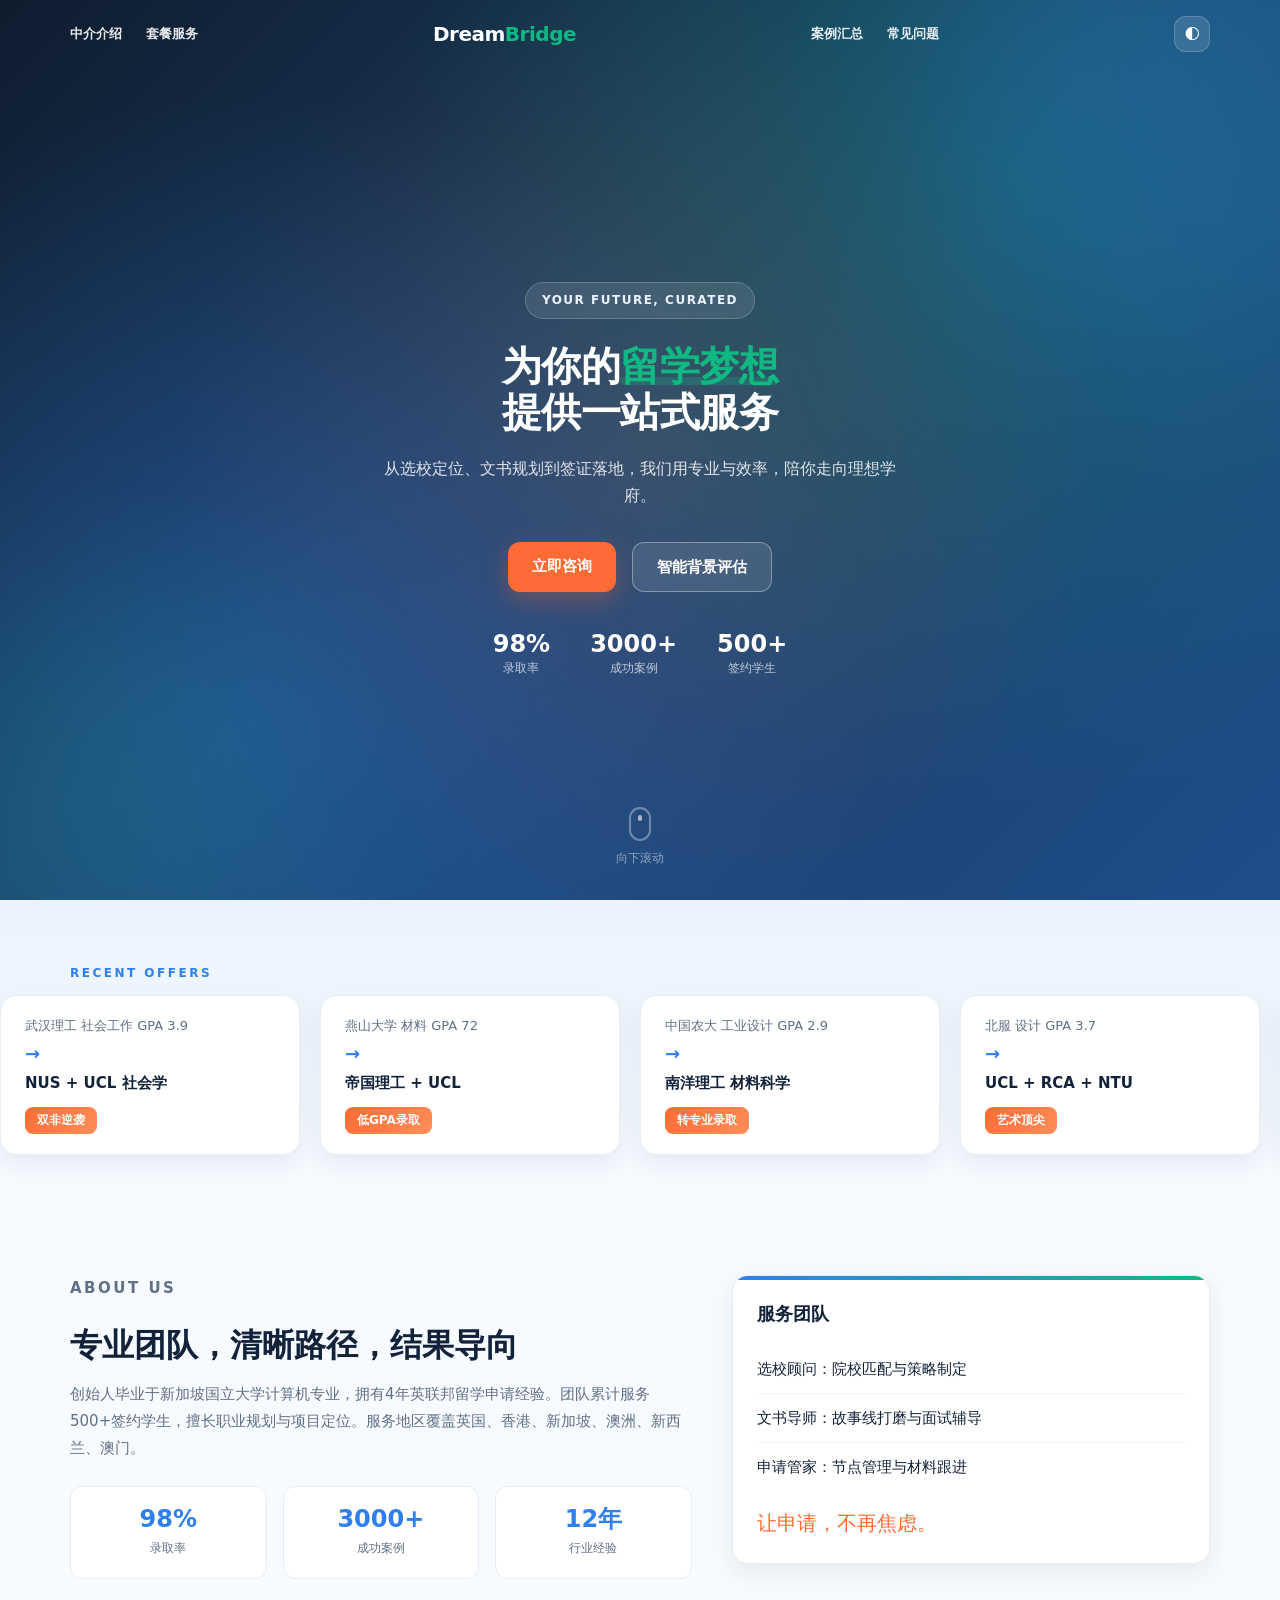
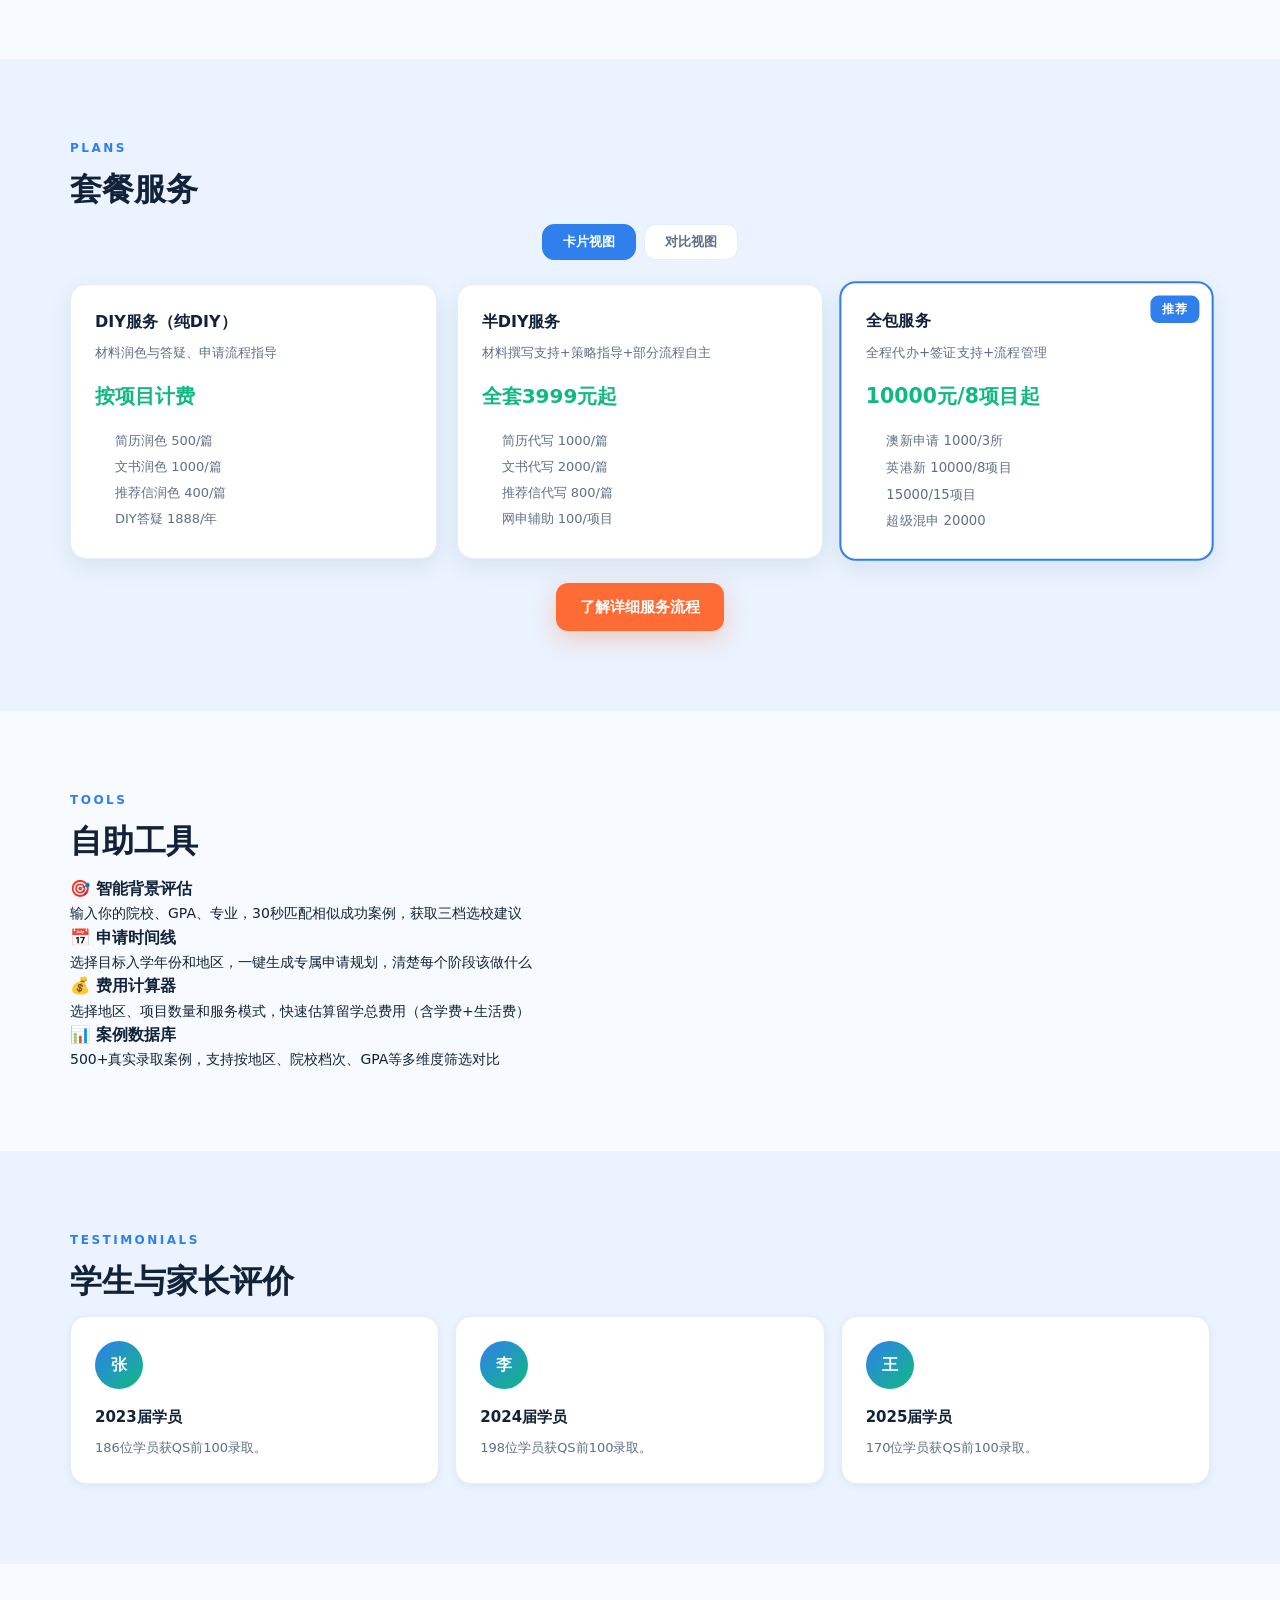
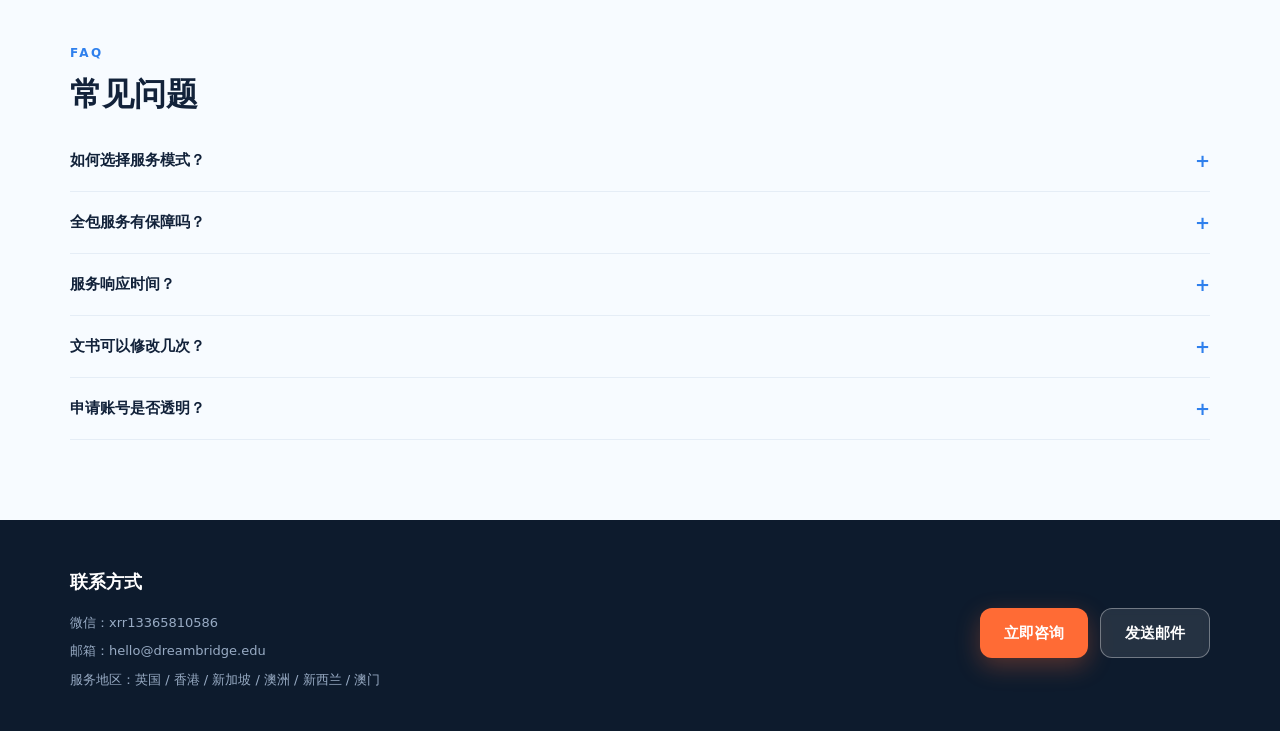
<file: index-3.html>
<!DOCTYPE html>
<html lang="zh-CN">
<head>
<meta charset="UTF-8">
<meta name="viewport" content="width=device-width, initial-scale=1.0">
<meta name="description" content="DreamBridge留学中介，专注英国、香港、新加坡、澳洲留学申请。创始人NUS计算机毕业，累计服务500+学生，98%录取率，0 offer全额退款。">
<title>DreamBridge留学｜英港新澳一站式申请服务</title>
<style>
:root {
  --color-bg: #f7fbff;
  --color-surface: #ffffff;
  --color-surface-elevated: #ffffff;
  --color-text: #12223a;
  --color-text-secondary: #607086;
  --color-text-tertiary: #8a9bb0;
  --color-primary: #2f80ed;
  --color-primary-light: #eaf3ff;
  --color-primary-dark: #1a6fd6;
  --color-secondary: #10b981;
  --color-accent: #ff6b35;
  --color-accent-light: #fff5ef;
  --color-border: #e5edf6;
  --color-border-light: #f0f4f8;
  --shadow-sm: 0 2px 8px rgba(18, 34, 58, 0.06);
  --shadow-md: 0 8px 24px rgba(18, 34, 58, 0.08);
  --shadow-lg: 0 16px 48px rgba(18, 34, 58, 0.12);
  --shadow-xl: 0 24px 64px rgba(18, 34, 58, 0.16);
  --radius-sm: 8px;
  --radius-md: 12px;
  --radius-lg: 16px;
  --radius-xl: 20px;
  --radius-full: 999px;
  --space-1: 4px;
  --space-2: 8px;
  --space-3: 12px;
  --space-4: 16px;
  --space-5: 20px;
  --space-6: 24px;
  --space-8: 32px;
  --space-10: 40px;
  --space-12: 48px;
  --space-16: 64px;
  --space-20: 80px;
  --font-sans: Inter, system-ui, -apple-system, 'Segoe UI', sans-serif;
  --font-display: 'Ma Shan Zheng', cursive;
  --text-xs: 12px;
  --text-sm: 13px;
  --text-base: 14px;
  --text-md: 15px;
  --text-lg: 16px;
  --text-xl: 18px;
  --text-2xl: 20px;
  --text-3xl: 24px;
  --text-4xl: 32px;
  --text-5xl: 40px;
  --ease-out: cubic-bezier(0.16, 1, 0.3, 1);
  --ease-spring: cubic-bezier(0.34, 1.56, 0.64, 1);
  --duration-fast: 150ms;
  --duration-base: 250ms;
  --duration-slow: 400ms;
  --z-base: 1;
  --z-sticky: 50;
  --z-header: 100;
  --z-countdown: 101;
  --z-modal: 200;
  --z-toast: 300;
}
body.dark {
  --color-bg: #0b1220;
  --color-surface: #121f31;
  --color-surface-elevated: #18283d;
  --color-text: #e7effa;
  --color-text-secondary: #9bb0c8;
  --color-text-tertiary: #6b7f99;
  --color-primary-light: #1b2a41;
  --color-border: #24364f;
  --color-border-light: #1a2638;
  --shadow-sm: 0 2px 8px rgba(0, 0, 0, 0.3);
  --shadow-md: 0 8px 24px rgba(0, 0, 0, 0.4);
  --shadow-lg: 0 16px 48px rgba(0, 0, 0, 0.5);
  --shadow-xl: 0 24px 64px rgba(0, 0, 0, 0.6);
}
*, *::before, *::after { box-sizing: border-box; margin: 0; padding: 0; }
html { scroll-behavior: smooth; }
body {
  font-family: var(--font-sans);
  color: var(--color-text);
  background: var(--color-bg);
  line-height: 1.6;
  font-size: var(--text-base);
  -webkit-font-smoothing: antialiased;
  -moz-osx-font-smoothing: grayscale;
}
img { max-width: 100%; height: auto; display: block; }
button { font-family: inherit; cursor: pointer; border: none; background: none; }
input, select, textarea { font-family: inherit; font-size: inherit; }
a { color: inherit; text-decoration: none; }
ul, ol { list-style: none; }
.container { width: min(1140px, 92%); margin: 0 auto; }
.section { padding: var(--space-20) 0; }
.section-alt { background: var(--color-primary-light); }
.section-kicker {
  color: var(--color-primary);
  font-size: var(--text-xs);
  letter-spacing: 2.5px;
  text-transform: uppercase;
  font-weight: 700;
  margin-bottom: var(--space-3);
}
.section-title {
  font-size: clamp(var(--text-3xl), 4vw, var(--text-4xl));
  font-weight: 800;
  line-height: 1.2;
  margin-bottom: var(--space-4);
}

/* Header */
.header {
  position: fixed;
  top: 0;
  left: 0;
  right: 0;
  z-index: var(--z-header);
  background: transparent;
  transition: background var(--duration-base) ease, box-shadow var(--duration-base) ease;
}
.header.scrolled {
  background: rgba(18, 34, 58, 0.92);
  backdrop-filter: blur(12px) saturate(180%);
  box-shadow: var(--shadow-md);
}
.nav-wrap {
  display: flex;
  align-items: center;
  justify-content: space-between;
  padding: var(--space-4) 0;
}
.logo {
  font-size: var(--text-2xl);
  font-weight: 800;
  color: #fff;
  letter-spacing: -0.5px;
}
.logo span { color: var(--color-secondary); }
.nav-links { display: flex; gap: var(--space-6); }
.nav-links a {
  color: rgba(255,255,255,0.9);
  font-size: var(--text-sm);
  font-weight: 600;
  transition: opacity var(--duration-fast) ease;
}
.nav-links a:hover { opacity: 0.75; }
.theme-toggle {
  width: 36px;
  height: 36px;
  border-radius: var(--radius-md);
  background: rgba(255,255,255,0.12);
  border: 1px solid rgba(255,255,255,0.2);
  color: #fff;
  display: grid;
  place-items: center;
  font-size: var(--text-md);
  transition: all var(--duration-fast) ease;
}
.theme-toggle:hover { background: rgba(255,255,255,0.2); }

/* Countdown */
.countdown-bar {
  position: fixed;
  top: 0;
  left: 0;
  right: 0;
  z-index: var(--z-countdown);
  background: linear-gradient(90deg, var(--color-primary), var(--color-secondary));
  color: #fff;
  padding: var(--space-3) 0;
  font-size: var(--text-sm);
  font-weight: 600;
  text-align: center;
  transform: translateY(-100%);
  transition: transform var(--duration-base) var(--ease-out);
}
.countdown-bar.show { transform: translateY(0); }
.countdown-bar .container {
  display: flex;
  justify-content: center;
  align-items: center;
  gap: var(--space-3);
  flex-wrap: wrap;
}
.countdown-pill {
  background: rgba(255,255,255,0.2);
  padding: var(--space-1) var(--space-3);
  border-radius: var(--radius-sm);
  font-size: var(--text-xs);
}
.countdown-close {
  color: #fff;
  font-size: var(--text-lg);
  opacity: 0.7;
  transition: opacity var(--duration-fast);
  margin-left: var(--space-2);
}
.countdown-close:hover { opacity: 1; }

/* Hero */
.hero {
  min-height: 100vh;
  position: relative;
  display: grid;
  place-items: center;
  background: linear-gradient(135deg, #0f1c2e 0%, #1a3a5c 40%, #1e4d8b 100%);
  overflow: hidden;
  padding-top: 60px;
}
.hero::before {
  content: '';
  position: absolute;
  inset: 0;
  background-image:
    radial-gradient(circle at 20% 80%, rgba(47, 128, 237, 0.35) 0%, transparent 50%),
    radial-gradient(circle at 80% 20%, rgba(16, 185, 129, 0.25) 0%, transparent 50%),
    radial-gradient(circle at 50% 50%, rgba(255, 107, 53, 0.15) 0%, transparent 60%);
}
.hero-grid {
  position: absolute;
  inset: 0;
  background-image: radial-gradient(circle, rgba(255,255,255,0.06) 1px, transparent 1px);
  background-size: 48px 48px;
  mask-image: radial-gradient(ellipse at center, black 40%, transparent 80%);
  -webkit-mask-image: radial-gradient(ellipse at center, black 40%, transparent 80%);
}
.hero-blob {
  position: absolute;
  border-radius: 50%;
  filter: blur(100px);
  opacity: 0.25;
}
.hero-blob-1 {
  width: 500px;
  height: 500px;
  background: var(--color-primary);
  top: -150px;
  right: -150px;
  animation: blobFloat 8s ease-in-out infinite;
}
.hero-blob-2 {
  width: 400px;
  height: 400px;
  background: var(--color-secondary);
  bottom: -100px;
  left: -100px;
  opacity: 0.15;
  animation: blobFloat 10s ease-in-out infinite reverse;
}
@keyframes blobFloat {
  0%, 100% { transform: translate(0, 0) scale(1); }
  50% { transform: translate(30px, -30px) scale(1.1); }
}
.hero-content {
  position: relative;
  z-index: var(--z-base);
  color: #fff;
  text-align: center;
  max-width: 680px;
  padding: 0 var(--space-5);
}
.hero-tag {
  display: inline-block;
  background: rgba(255,255,255,0.1);
  border: 1px solid rgba(255,255,255,0.2);
  color: #eaf3ff;
  padding: var(--space-2) var(--space-4);
  border-radius: var(--radius-full);
  font-size: var(--text-xs);
  font-weight: 600;
  letter-spacing: 1.5px;
  text-transform: uppercase;
  margin-bottom: var(--space-6);
  backdrop-filter: blur(4px);
}
.hero-title {
  font-size: clamp(var(--text-4xl), 5vw, var(--text-5xl));
  font-weight: 800;
  line-height: 1.15;
  margin-bottom: var(--space-5);
  letter-spacing: -0.5px;
}
.hero-title .highlight {
  color: var(--color-secondary);
  position: relative;
}
.hero-title .highlight::after {
  content: '';
  position: absolute;
  bottom: 4px;
  left: 0;
  right: 0;
  height: 8px;
  background: var(--color-secondary);
  opacity: 0.25;
  border-radius: 4px;
  z-index: -1;
}
.hero-subtitle {
  font-size: clamp(var(--text-md), 2vw, var(--text-lg));
  color: rgba(255,255,255,0.85);
  line-height: 1.7;
  margin-bottom: var(--space-8);
  max-width: 520px;
  margin-left: auto;
  margin-right: auto;
}
.hero-cta {
  display: flex;
  gap: var(--space-4);
  justify-content: center;
  flex-wrap: wrap;
}
.hero-stats {
  display: flex;
  gap: var(--space-10);
  justify-content: center;
  margin-top: var(--space-10);
  flex-wrap: wrap;
}
.hero-stat { text-align: center; }
.hero-stat-value {
  display: block;
  font-size: var(--text-3xl);
  font-weight: 800;
  color: #fff;
  line-height: 1;
}
.hero-stat-label {
  font-size: var(--text-xs);
  color: rgba(255,255,255,0.7);
  margin-top: var(--space-2);
}
.hero-scroll {
  position: absolute;
  bottom: var(--space-8);
  left: 50%;
  transform: translateX(-50%);
  display: flex;
  flex-direction: column;
  align-items: center;
  gap: var(--space-2);
  color: rgba(255,255,255,0.5);
  font-size: var(--text-xs);
  z-index: var(--z-base);
}
.mouse-icon {
  width: 22px;
  height: 34px;
  border: 2px solid rgba(255,255,255,0.35);
  border-radius: 12px;
  position: relative;
}
.mouse-icon::before {
  content: '';
  position: absolute;
  top: 6px;
  left: 50%;
  transform: translateX(-50%);
  width: 4px;
  height: 6px;
  background: rgba(255,255,255,0.6);
  border-radius: 2px;
  animation: scrollDown 1.8s infinite;
}
@keyframes scrollDown {
  0% { opacity: 1; top: 6px; }
  100% { opacity: 0; top: 18px; }
}

/* Buttons */
.btn {
  display: inline-flex;
  align-items: center;
  justify-content: center;
  gap: var(--space-2);
  padding: var(--space-3) var(--space-6);
  border-radius: var(--radius-md);
  font-weight: 700;
  font-size: var(--text-md);
  transition: all var(--duration-base) var(--ease-out);
  cursor: pointer;
  border: none;
}
.btn-primary {
  background: var(--color-accent);
  color: #fff;
  box-shadow: 0 8px 24px rgba(255, 107, 53, 0.3);
}
.btn-primary:hover {
  transform: translateY(-2px);
  box-shadow: 0 12px 32px rgba(255, 107, 53, 0.4);
}
.btn-primary:active { transform: scale(0.98); }
.btn-secondary {
  background: rgba(255,255,255,0.1);
  color: #fff;
  border: 1.5px solid rgba(255,255,255,0.35);
  backdrop-filter: blur(4px);
}
.btn-secondary:hover {
  background: rgba(255,255,255,0.18);
  border-color: rgba(255,255,255,0.5);
}
.btn-sm { padding: var(--space-2) var(--space-4); font-size: var(--text-sm); }

/* Marquee */
.marquee-section {
  background: linear-gradient(180deg, var(--color-primary-light) 0%, var(--color-bg) 100%);
  padding: var(--space-16) 0 var(--space-10);
  overflow: hidden;
}
.marquee-track {
  display: flex;
  gap: var(--space-5);
  animation: marquee 35s linear infinite;
  width: max-content;
}
.marquee-track:hover { animation-play-state: paused; }
@keyframes marquee {
  0% { transform: translateX(0); }
  100% { transform: translateX(-50%); }
}
.marquee-card {
  background: var(--color-surface);
  border: 1px solid var(--color-border);
  border-radius: var(--radius-lg);
  padding: var(--space-5) var(--space-6);
  box-shadow: var(--shadow-md);
  min-width: 300px;
  display: flex;
  flex-direction: column;
  gap: var(--space-2);
  transition: transform var(--duration-base) var(--ease-out);
  cursor: default;
}
.marquee-card:hover { transform: translateY(-4px); }
.marquee-from { font-size: var(--text-sm); color: var(--color-text-secondary); }
.marquee-arrow { font-size: var(--text-xl); color: var(--color-primary); font-weight: 800; line-height: 1; }
.marquee-to { font-size: var(--text-md); font-weight: 700; color: var(--color-text); }
.marquee-tag {
  display: inline-flex;
  width: fit-content;
  background: linear-gradient(135deg, var(--color-accent), #ff8f5a);
  color: #fff;
  padding: var(--space-1) var(--space-3);
  border-radius: var(--radius-sm);
  font-size: var(--text-xs);
  font-weight: 700;
  margin-top: var(--space-1);
}

/* About */
.about-grid {
  display: grid;
  grid-template-columns: 1.3fr 1fr;
  gap: var(--space-10);
  align-items: start;
}
.about-text p {
  color: var(--color-text-secondary);
  font-size: var(--text-md);
  line-height: 1.8;
  margin-bottom: var(--space-6);
}
.team-card {
  background: var(--color-surface);
  border: 1px solid var(--color-border);
  border-radius: var(--radius-lg);
  box-shadow: var(--shadow-md);
  padding: var(--space-6);
  position: relative;
  overflow: hidden;
}
.team-card::before {
  content: '';
  position: absolute;
  top: 0;
  left: 0;
  right: 0;
  height: 4px;
  background: linear-gradient(90deg, var(--color-primary), var(--color-secondary));
}
.team-card h3 { font-size: var(--text-xl); margin-bottom: var(--space-4); }
.team-card li {
  padding: var(--space-3) 0;
  border-bottom: 1px solid var(--color-border-light);
  font-size: var(--text-md);
}
.team-card li:last-child { border-bottom: none; }
.signature {
  font-family: var(--font-display);
  font-size: var(--text-2xl);
  color: var(--color-accent);
  margin-top: var(--space-4);
}
.metrics { display: grid; grid-template-columns: repeat(3, 1fr); gap: var(--space-4); }
.metric-item {
  background: var(--color-surface);
  padding: var(--space-5) var(--space-4);
  border-radius: var(--radius-md);
  border: 1px solid var(--color-border);
  text-align: center;
  transition: all var(--duration-base) var(--ease-out);
}
.metric-item:hover {
  transform: translateY(-3px);
  box-shadow: var(--shadow-lg);
}
.metric-value {
  font-size: var(--text-3xl);
  font-weight: 800;
  color: var(--color-primary);
  line-height: 1;
}
.metric-label {
  font-size: var(--text-xs);
  color: var(--color-text-secondary);
  margin-top: var(--space-2);
}

/* Plans */
.plan-toggle {
  display: flex;
  gap: var(--space-2);
  justify-content: center;
  margin-bottom: var(--space-6);
}
.plan-toggle-btn {
  padding: var(--space-2) var(--space-5);
  border: 1px solid var(--color-border);
  background: var(--color-surface);
  border-radius: var(--radius-md);
  font-weight: 600;
  font-size: var(--text-sm);
  transition: all var(--duration-fast) ease;
  color: var(--color-text-secondary);
  cursor: pointer;
}
.plan-toggle-btn.active {
  background: var(--color-primary);
  color: #fff;
  border-color: var(--color-primary);
}
.plan-toggle-btn:not(.active):hover {
  background: var(--color-primary-light);
  color: var(--color-primary);
}
.cards-grid { display: grid; grid-template-columns: repeat(3, 1fr); gap: var(--space-5); }
.plan-card {
  background: var(--color-surface);
  border: 1px solid var(--color-border);
  border-radius: var(--radius-lg);
  box-shadow: var(--shadow-md);
  padding: var(--space-6);
  transition: all var(--duration-base) var(--ease-out);
  position: relative;
  overflow: hidden;
}
.plan-card:hover {
  transform: translateY(-6px);
  box-shadow: var(--shadow-lg);
}
.plan-card::after {
  content: '';
  position: absolute;
  top: 0;
  left: 0;
  right: 0;
  height: 3px;
  background: linear-gradient(90deg, var(--color-primary), var(--color-secondary));
  opacity: 0;
  transition: opacity var(--duration-base) ease;
}
.plan-card:hover::after { opacity: 1; }
.plan-card.featured {
  border: 2px solid var(--color-primary);
  transform: scale(1.02);
}
.plan-card.featured:hover { transform: scale(1.02) translateY(-6px); }
.plan-badge {
  position: absolute;
  top: var(--space-3);
  right: var(--space-3);
  background: var(--color-primary);
  color: #fff;
  font-size: var(--text-xs);
  font-weight: 700;
  padding: var(--space-1) var(--space-3);
  border-radius: var(--radius-sm);
}
.plan-name { font-size: var(--text-lg); font-weight: 700; margin-bottom: var(--space-2); }
.plan-desc {
  font-size: var(--text-sm);
  color: var(--color-text-secondary);
  margin-bottom: var(--space-4);
  line-height: 1.6;
}
.plan-price {
  font-size: var(--text-2xl);
  font-weight: 800;
  color: var(--color-secondary);
  margin-bottom: var(--space-4);
}
.plan-list {
  padding-left: var(--space-5);
  color: var(--color-text-secondary);
  font-size: var(--text-sm);
  line-height: 2;
}
.compare-table {
  width: 100%;
  border-collapse: separate;
  border-spacing: 0;
  background: var(--color-surface);
  border-radius: var(--radius-lg);
  overflow: hidden;
  box-shadow: var(--shadow-md);
  display: none;
}
.compare-table.active { display: table; }
.compare-table th, .compare-table td {
  padding: var(--space-4) var(--space-5);
  text-align: center;
  border-bottom: 1px solid var(--color-border);
  font-size: var(--text-sm);
}
.compare-table th {
  background: var(--color-primary-light);
  font-weight: 700;
  color: var(--color-text);
}
.compare-table td:first-child { text-align: left; font-weight: 600; }
.compare-table tr:last-child td { border-bottom: none; }
.compare-table tr:hover td { background: var(--color-primary-light); }
.icon-check { color: var(--color-secondary); font-size: 18px; }
.icon-cross { color: var(--color-text-tertiary); font-size: 18px; }
.icon-half { color: var(--color-primary); font-size: 18px; }

/* 院校档次标签颜色 */
.pill-tier-985 { background: linear-gradient(135deg, #f59e0b, #d97706) !important; color: #fff !important; }
.pill-tier-211 { background: linear-gradient(135deg, #3b82f6, #2563eb) !important; color: #fff !important; }
.pill-tier-shuangfei { background: linear-gradient(135deg, #ff6b6b, #ee5a6f) !important; color: #fff !important; }
.pill-tier-overseas { background: linear-gradient(135deg, #8b5cf6, #7c3aed) !important; color: #fff !important; }

/* 智能评估器样式 */
.eval-card {
  background: var(--color-surface);
  border: 1px solid var(--color-border);
  border-radius: var(--radius-xl);
  padding: var(--space-8);
  box-shadow: var(--shadow-lg);
  max-width: 800px;
  margin: 0 auto;
}
.eval-form {
  display: grid;
  grid-template-columns: repeat(2, 1fr);
  gap: var(--space-5);
}
.eval-field {
  display: flex;
  flex-direction: column;
  gap: var(--space-2);
}
.eval-field label {
  font-size: var(--text-sm);
  font-weight: 600;
  color: var(--color-text);
}
.eval-field input, .eval-field select {
  padding: var(--space-3) var(--space-4);
  border: 1px solid var(--color-border);
  border-radius: var(--radius-md);
  background: var(--color-bg);
  color: var(--color-text);
  font-size: var(--text-sm);
  width: 100%;
}
.eval-field input:focus, .eval-field select:focus {
  outline: none;
  border-color: var(--color-primary);
  box-shadow: 0 0 0 3px rgba(47, 128, 237, 0.1);
}
.eval-tier-tag {
  display: none;
  padding: var(--space-1) var(--space-3);
  border-radius: var(--radius-sm);
  font-size: var(--text-xs);
  font-weight: 700;
  margin-top: var(--space-2);
  width: fit-content;
}
.eval-result {
  margin-top: var(--space-10);
  display: none;
  animation: fadeIn var(--duration-slow) ease;
}
.eval-result.show { display: block; }
.eval-category { margin-bottom: var(--space-8); }
.eval-category-title {
  font-size: var(--text-xl);
  font-weight: 800;
  margin-bottom: var(--space-4);
  display: flex;
  align-items: center;
  gap: var(--space-2);
}
.eval-reach .eval-category-title { color: #dc2626; }
.eval-match .eval-category-title { color: #059669; }
.eval-safe .eval-category-title { color: #2563eb; }
.eval-grid {
  display: grid;
  grid-template-columns: repeat(auto-fill, minmax(280px, 1fr));
  gap: var(--space-4);
}
.eval-case-card {
  background: var(--color-surface);
  border: 1px solid var(--color-border);
  border-radius: var(--radius-lg);
  padding: var(--space-5);
  cursor: pointer;
  transition: all var(--duration-base) var(--ease-out);
}
.eval-case-card:hover {
  transform: translateY(-3px);
  box-shadow: var(--shadow-md);
  border-color: var(--color-primary);
}
.eval-case-header {
  display: flex;
  justify-content: space-between;
  align-items: center;
  margin-bottom: var(--space-3);
}
.eval-case-school { font-weight: 700; font-size: var(--text-sm); }
.eval-case-meta {
  font-size: var(--text-xs);
  color: var(--color-text-secondary);
  margin-bottom: var(--space-3);
}
.eval-case-offers {
  display: flex;
  flex-direction: column;
  gap: var(--space-2);
}
.eval-offer-item {
  display: flex;
  justify-content: space-between;
  align-items: center;
  padding: var(--space-2) var(--space-3);
  background: var(--color-primary-light);
  border-radius: var(--radius-sm);
  font-size: var(--text-xs);
}
.eval-match-score {
  margin-top: var(--space-2);
  font-size: var(--text-xs);
  color: var(--color-text-tertiary);
}
.eval-empty {
  text-align: center;
  padding: var(--space-8);
  color: var(--color-text-secondary);
}

/* Cases */
.stats-bar {
  display: grid;
  grid-template-columns: repeat(3, 1fr);
  gap: var(--space-4);
  margin-bottom: var(--space-8);
}
.stat-pill {
  background: var(--color-surface);
  border: 1px solid var(--color-border);
  border-radius: var(--radius-md);
  padding: var(--space-5) var(--space-4);
  box-shadow: var(--shadow-sm);
  text-align: center;
  transition: all var(--duration-base) var(--ease-out);
}
.stat-pill:hover { transform: translateY(-2px); box-shadow: var(--shadow-md); }
.stat-number {
  font-size: var(--text-3xl);
  font-weight: 800;
  color: var(--color-primary);
  line-height: 1;
}
.stat-label {
  font-size: var(--text-xs);
  color: var(--color-text-secondary);
  margin-top: var(--space-2);
}
.filter-row {
  display: grid;
  grid-template-columns: 2fr repeat(3, 1fr);
  gap: var(--space-3);
  margin-bottom: var(--space-4);
}
.filter-input, .filter-select {
  padding: var(--space-3) var(--space-4);
  border: 1px solid var(--color-border);
  border-radius: var(--radius-md);
  background: var(--color-surface);
  color: var(--color-text);
  font-size: var(--text-sm);
  width: 100%;
  transition: all var(--duration-fast) ease;
}
.filter-input:focus, .filter-select:focus {
  outline: none;
  border-color: var(--color-primary);
  box-shadow: 0 0 0 3px rgba(47, 128, 237, 0.1);
}
.quick-tags {
  display: flex;
  gap: var(--space-2);
  margin-bottom: var(--space-4);
  flex-wrap: wrap;
}
.quick-tag {
  padding: var(--space-2) var(--space-4);
  border: 1px solid var(--color-border);
  background: var(--color-surface);
  border-radius: var(--radius-full);
  cursor: pointer;
  font-size: var(--text-sm);
  font-weight: 600;
  color: var(--color-text-secondary);
  transition: all var(--duration-fast) ease;
  user-select: none;
}
.quick-tag:hover {
  border-color: var(--color-primary);
  color: var(--color-primary);
  background: var(--color-primary-light);
}
.quick-tag.active {
  background: var(--color-primary);
  color: #fff;
  border-color: var(--color-primary);
}
.tier-filter-row {
  display: flex;
  gap: var(--space-2);
  margin-bottom: var(--space-6);
  flex-wrap: wrap;
  align-items: center;
}
.tier-filter-label {
  font-size: var(--text-sm);
  font-weight: 600;
  color: var(--color-text-secondary);
  margin-right: var(--space-2);
}
.tier-tag {
  padding: var(--space-2) var(--space-4);
  border: 1px solid var(--color-border);
  background: var(--color-surface);
  border-radius: var(--radius-full);
  cursor: pointer;
  font-size: var(--text-sm);
  font-weight: 600;
  color: var(--color-text-secondary);
  transition: all var(--duration-fast) ease;
  user-select: none;
}
.tier-tag:hover {
  border-color: var(--color-primary);
  color: var(--color-primary);
  background: var(--color-primary-light);
}
.tier-tag.active {
  background: var(--color-primary);
  color: #fff;
  border-color: var(--color-primary);
}
.charts-grid {
  display: grid;
  grid-template-columns: repeat(3, 1fr);
  gap: var(--space-4);
  margin-bottom: var(--space-6);
}
.chart-card {
  background: var(--color-surface);
  border: 1px solid var(--color-border);
  border-radius: var(--radius-lg);
  padding: var(--space-5);
  box-shadow: var(--shadow-sm);
}
.chart-title {
  font-size: var(--text-sm);
  font-weight: 700;
  color: var(--color-text);
  margin-bottom: var(--space-4);
  display: flex;
  align-items: center;
  gap: var(--space-2);
}
.bar-chart { display: flex; flex-direction: column; gap: var(--space-3); }
.bar-row { display: flex; align-items: center; gap: var(--space-3); }
.bar-label {
  width: 100px;
  font-size: var(--text-xs);
  color: var(--color-text-secondary);
  text-align: right;
  flex-shrink: 0;
}
.bar-track {
  flex: 1;
  height: 28px;
  background: var(--color-border-light);
  border-radius: var(--radius-sm);
  overflow: hidden;
}
.bar-fill {
  height: 100%;
  background: linear-gradient(90deg, var(--color-primary), var(--color-secondary));
  border-radius: var(--radius-sm);
  display: flex;
  align-items: center;
  justify-content: flex-end;
  padding-right: var(--space-2);
  min-width: 36px;
  transition: width 1s var(--ease-out);
}
.bar-value { font-size: var(--text-xs); font-weight: 700; color: #fff; }
.cases-grid {
  display: grid;
  grid-template-columns: repeat(auto-fill, minmax(360px, 1fr));
  gap: var(--space-5);
  min-height: 200px;
}
.case-card {
  background: var(--color-surface);
  border: 1px solid var(--color-border);
  border-radius: var(--radius-lg);
  padding: var(--space-5);
  box-shadow: var(--shadow-sm);
  transition: all var(--duration-base) var(--ease-out);
  cursor: pointer;
}
.case-card:hover {
  transform: translateY(-4px);
  box-shadow: var(--shadow-lg);
  border-color: var(--color-primary);
}
.case-header {
  display: flex;
  justify-content: space-between;
  align-items: start;
  margin-bottom: var(--space-3);
  gap: var(--space-2);
}
.case-title {
  font-size: var(--text-md);
  font-weight: 700;
  color: var(--color-text);
  line-height: 1.4;
}
/* 移除了 case-badge 样式，不再使用 */
.case-pills {
  display: flex;
  flex-wrap: wrap;
  gap: var(--space-2);
  margin-bottom: var(--space-3);
}
.pill {
  display: inline-block;
  background: var(--color-primary-light);
  color: var(--color-primary-dark);
  padding: var(--space-1) var(--space-3);
  border-radius: var(--radius-full);
  font-size: var(--text-xs);
  font-weight: 600;
}
.case-meta {
  display: grid;
  grid-template-columns: repeat(2, 1fr);
  gap: var(--space-2);
}
.meta-item {
  background: var(--color-primary-light);
  border: 1px solid var(--color-border);
  border-radius: var(--radius-md);
  padding: var(--space-3);
}
.meta-label {
  font-size: var(--text-xs);
  color: var(--color-text-tertiary);
  margin-bottom: var(--space-1);
}
.meta-value { font-weight: 700; font-size: var(--text-sm); color: var(--color-text); }
.offer-section {
  margin-top: var(--space-4);
  padding-top: var(--space-4);
  border-top: 1px dashed var(--color-border);
}
.offer-title {
  font-size: var(--text-sm);
  font-weight: 700;
  color: var(--color-primary);
  margin-bottom: var(--space-3);
}
.offer-list { display: flex; flex-direction: column; gap: var(--space-2); }
.offer-item {
  display: grid;
  grid-template-columns: 1fr 1fr auto;
  gap: var(--space-3);
  background: var(--color-primary-light);
  border: 1px solid var(--color-border);
  padding: var(--space-3);
  border-radius: var(--radius-md);
  align-items: center;
}
.offer-school { font-weight: 700; color: var(--color-text); font-size: var(--text-sm); }
.offer-major { color: var(--color-text-secondary); font-size: var(--text-xs); }
.offer-rank {
  font-weight: 700;
  color: var(--color-accent);
  font-size: var(--text-xs);
  white-space: nowrap;
}
.offer-more {
  color: var(--color-text-tertiary);
  font-size: var(--text-xs);
  text-align: center;
  padding: var(--space-1) 0;
}
.no-results {
  text-align: center;
  padding: var(--space-16) var(--space-5);
  color: var(--color-text-secondary);
  font-size: var(--text-lg);
  grid-column: 1 / -1;
}
.pagination {
  display: flex;
  justify-content: center;
  align-items: center;
  gap: var(--space-2);
  margin-top: var(--space-8);
  flex-wrap: wrap;
}
.page-btn {
  padding: var(--space-3) var(--space-4);
  border: 1px solid var(--color-border);
  background: var(--color-surface);
  border-radius: var(--radius-md);
  cursor: pointer;
  font-weight: 600;
  font-size: var(--text-sm);
  color: var(--color-text);
  transition: all var(--duration-fast) ease;
  min-width: 40px;
}
.page-btn:hover:not(:disabled) {
  background: var(--color-primary-light);
  border-color: var(--color-primary);
  color: var(--color-primary);
}
.page-btn.active {
  background: var(--color-primary);
  color: #fff;
  border-color: var(--color-primary);
}
.page-btn:disabled { opacity: 0.4; cursor: not-allowed; }
.page-info {
  padding: var(--space-3) var(--space-4);
  color: var(--color-text-secondary);
  font-size: var(--text-sm);
}
.data-tip {
  text-align: center;
  color: var(--color-text-tertiary);
  font-size: var(--text-xs);
  margin-top: var(--space-4);
}

/* Case Modal */
.case-modal {
  position: fixed;
  inset: 0;
  background: rgba(10, 20, 36, 0.7);
  display: none;
  place-items: center;
  z-index: var(--z-modal);
  backdrop-filter: blur(8px);
  padding: var(--space-5);
  overflow-y: auto;
}
.case-modal.show { display: grid; }
.case-detail {
  background: var(--color-surface);
  border-radius: var(--radius-xl);
  box-shadow: var(--shadow-xl);
  max-width: 640px;
  width: 100%;
  max-height: 90vh;
  overflow-y: auto;
  position: relative;
  animation: modalIn var(--duration-slow) var(--ease-out);
}
@keyframes modalIn {
  from { opacity: 0; transform: scale(0.95) translateY(20px); }
  to { opacity: 1; transform: scale(1) translateY(0); }
}
.case-detail-close {
  position: absolute;
  top: var(--space-4);
  right: var(--space-4);
  width: 36px;
  height: 36px;
  display: grid;
  place-items: center;
  border-radius: 50%;
  font-size: var(--text-xl);
  color: var(--color-text-secondary);
  transition: all var(--duration-fast) ease;
  z-index: 10;
}
.case-detail-close:hover {
  background: var(--color-border-light);
  color: var(--color-text);
}
.case-detail-header { padding: var(--space-8) var(--space-8) 0; }
.case-detail-header h2 { font-size: var(--text-xl); margin-bottom: var(--space-3); }
.case-detail-body { padding: 0 var(--space-8) var(--space-8); }
.case-detail-meta {
  display: grid;
  grid-template-columns: repeat(2, 1fr);
  gap: var(--space-3);
  margin: var(--space-5) 0;
}
.detail-meta-block {
  background: var(--color-primary-light);
  border-radius: var(--radius-md);
  padding: var(--space-4);
}
.detail-meta-block label {
  font-size: var(--text-xs);
  color: var(--color-text-tertiary);
  display: block;
  margin-bottom: var(--space-1);
}
.detail-meta-block value {
  font-weight: 700;
  font-size: var(--text-sm);
  color: var(--color-text);
}
.case-detail-offers { margin-top: var(--space-6); }
.case-detail-offers h4 {
  font-size: var(--text-sm);
  color: var(--color-primary);
  margin-bottom: var(--space-4);
  font-weight: 700;
}
.detail-offer-item {
  display: flex;
  justify-content: space-between;
  align-items: center;
  padding: var(--space-3) var(--space-4);
  background: var(--color-primary-light);
  border: 1px solid var(--color-border);
  border-radius: var(--radius-md);
  margin-bottom: var(--space-2);
}
.detail-offer-school { font-weight: 700; font-size: var(--text-sm); }
.detail-offer-major { font-size: var(--text-xs); color: var(--color-text-secondary); }
.detail-offer-rank {
  font-weight: 700;
  color: var(--color-accent);
  font-size: var(--text-sm);
}
.case-detail-cta {
  padding: var(--space-6) var(--space-8);
  border-top: 1px solid var(--color-border);
  text-align: center;
}
.case-detail-cta p {
  color: var(--color-text-secondary);
  font-size: var(--text-sm);
  margin-bottom: var(--space-4);
}

/* Testimonials */
.testimonials-grid {
  display: grid;
  grid-template-columns: repeat(3, 1fr);
  gap: var(--space-4);
}
.testimonial-card {
  background: var(--color-surface);
  border: 1px solid var(--color-border);
  border-radius: var(--radius-lg);
  box-shadow: var(--shadow-sm);
  padding: var(--space-6);
  transition: all var(--duration-base) var(--ease-out);
}
.testimonial-card:hover { transform: translateY(-3px); box-shadow: var(--shadow-md); }
.testimonial-avatar {
  width: 48px;
  height: 48px;
  border-radius: 50%;
  background: linear-gradient(135deg, var(--color-primary), var(--color-secondary));
  display: grid;
  place-items: center;
  color: #fff;
  font-weight: 700;
  font-size: var(--text-lg);
  margin-bottom: var(--space-4);
}
.testimonial-card h3 { font-size: var(--text-md); margin-bottom: var(--space-2); }
.testimonial-card p {
  color: var(--color-text-secondary);
  font-size: var(--text-sm);
  line-height: 1.7;
}

/* FAQ */
.accordion-item { border-bottom: 1px solid var(--color-border); }
.accordion-btn {
  width: 100%;
  text-align: left;
  padding: var(--space-5) 0;
  background: none;
  border: none;
  font-weight: 600;
  font-size: var(--text-md);
  cursor: pointer;
  display: flex;
  justify-content: space-between;
  align-items: center;
  color: var(--color-text);
  transition: color var(--duration-fast) ease;
}
.accordion-btn:hover { color: var(--color-primary); }
.accordion-btn::after {
  content: '+';
  font-size: var(--text-xl);
  color: var(--color-primary);
  transition: transform var(--duration-base) var(--ease-spring);
  flex-shrink: 0;
  margin-left: var(--space-4);
}
.accordion-item.open .accordion-btn::after { content: '−'; transform: rotate(0); }
.accordion-panel {
  display: none;
  color: var(--color-text-secondary);
  padding-bottom: var(--space-5);
  line-height: 1.8;
  font-size: var(--text-sm);
}
.accordion-item.open .accordion-panel {
  display: block;
  animation: fadeIn var(--duration-base) ease;
}
@keyframes fadeIn {
  from { opacity: 0; transform: translateY(-4px); }
  to { opacity: 1; transform: translateY(0); }
}

/* Footer */
.footer {
  background: #0d1b2d;
  color: #b0c4de;
  padding: var(--space-12) 0 var(--space-8);
}
.footer-grid {
  display: flex;
  justify-content: space-between;
  gap: var(--space-8);
  align-items: center;
}
.footer h2 { color: #fff; font-size: var(--text-xl); margin-bottom: var(--space-4); }
.footer p { margin: var(--space-2) 0; font-size: var(--text-sm); opacity: 0.85; }
.footer-actions { display: flex; gap: var(--space-3); flex-wrap: wrap; }

/* Mobile CTA */
.mobile-cta {
  position: fixed;
  bottom: 0;
  left: 0;
  right: 0;
  background: var(--color-surface);
  border-top: 1px solid var(--color-border);
  padding: var(--space-3) var(--space-4);
  display: none;
  gap: var(--space-3);
  align-items: center;
  z-index: var(--z-sticky);
  box-shadow: 0 -4px 20px rgba(0,0,0,0.08);
}
.mobile-cta-wx {
  font-size: var(--text-sm);
  color: var(--color-text);
  font-weight: 600;
  flex: 1;
  white-space: nowrap;
  overflow: hidden;
  text-overflow: ellipsis;
}

/* Back to top */
.to-top {
  position: fixed;
  right: var(--space-5);
  bottom: 80px;
  width: 44px;
  height: 44px;
  border-radius: 50%;
  background: var(--color-accent);
  color: #fff;
  font-size: var(--text-lg);
  display: none;
  place-items: center;
  cursor: pointer;
  box-shadow: 0 4px 16px rgba(255,107,53,0.3);
  transition: all var(--duration-base) var(--ease-out);
  z-index: 97;
  border: none;
}
.to-top.show { display: grid; }
.to-top:hover {
  transform: translateY(-3px);
  box-shadow: 0 6px 20px rgba(255,107,53,0.4);
}

/* QR Modal */
.qr-modal {
  position: fixed;
  inset: 0;
  background: rgba(10, 20, 36, 0.65);
  display: none;
  place-items: center;
  z-index: var(--z-modal);
  backdrop-filter: blur(6px);
  padding: var(--space-5);
}
.qr-modal.show { display: grid; }
.qr-card {
  background: var(--color-surface);
  border-radius: var(--radius-xl);
  padding: var(--space-8);
  text-align: center;
  position: relative;
  box-shadow: var(--shadow-xl);
  max-width: 360px;
  width: 100%;
  animation: modalIn var(--duration-slow) var(--ease-out);
}
.qr-fallback {
  width: 200px;
  height: 200px;
  margin: var(--space-4) auto;
  background: linear-gradient(135deg, #07c160, #059142);
  border-radius: var(--radius-md);
  display: flex;
  flex-direction: column;
  align-items: center;
  justify-content: center;
  color: #fff;
  gap: var(--space-3);
}
.qr-fallback svg {
  width: 64px;
  height: 64px;
  opacity: 0.9;
}
.qr-fallback span {
  font-size: var(--text-sm);
  font-weight: 700;
  letter-spacing: 1px;
}
.qr-wxid {
  font-size: var(--text-lg);
  font-weight: 800;
  color: var(--color-primary);
  margin-top: var(--space-2);
  letter-spacing: 1px;
}
.qr-close {
  position: absolute;
  right: var(--space-4);
  top: var(--space-3);
  background: none;
  border: none;
  font-size: var(--text-2xl);
  cursor: pointer;
  color: var(--color-text-secondary);
  width: 36px;
  height: 36px;
  display: grid;
  place-items: center;
  border-radius: 50%;
  transition: all var(--duration-fast) ease;
}
.qr-close:hover {
  background: var(--color-border-light);
  color: var(--color-text);
}

/* Animations */
.fade-in {
  opacity: 0;
  transform: translateY(24px);
  transition: opacity var(--duration-slow) var(--ease-out), transform var(--duration-slow) var(--ease-out);
}
.fade-in.visible { opacity: 1; transform: translateY(0); }

/* Responsive */
@media (max-width: 768px) {
  .nav-links { display: none; }
  .about-grid { grid-template-columns: 1fr; }
  .cards-grid { grid-template-columns: 1fr; }
  .testimonials-grid { grid-template-columns: 1fr; }
  .stats-bar { grid-template-columns: repeat(3, 1fr); }
  .charts-grid { grid-template-columns: 1fr; }
  .filter-row { grid-template-columns: 1fr; }
  .cases-grid { grid-template-columns: 1fr; }
  .footer-grid { flex-direction: column; text-align: center; }
  .footer-actions { justify-content: center; }
  .mobile-cta { display: flex; }
  .to-top { bottom: 72px; right: var(--space-4); }
  .case-detail { max-height: 85vh; }
  .case-detail-meta { grid-template-columns: 1fr; }
  .hero-stats { gap: var(--space-6); }
  .marquee-card { min-width: 260px; padding: var(--space-4); }
  .section { padding: var(--space-12) 0; }
  .eval-form { grid-template-columns: 1fr; }
  .eval-grid { grid-template-columns: 1fr; }
}
@media (min-width: 769px) and (max-width: 1024px) {
  .cards-grid { grid-template-columns: repeat(2, 1fr); }
  .charts-grid { grid-template-columns: repeat(2, 1fr); }
  .stats-bar { grid-template-columns: repeat(3, 1fr); }
}
</style>
<base target="_blank">
</head>
<body>

<!-- Countdown Bar -->
<div class="countdown-bar" id="countdownBar">
  <div class="container">
    <span>2026 Fall 申请季进行中</span>
    <span class="countdown-pill" id="countdownText">计算中...</span>
    <span>全包服务 0 offer 全额退款</span>
    <button class="countdown-close" onclick="document.getElementById('countdownBar').classList.remove('show')">×</button>
  </div>
</div>

<!-- Header -->
<header class="header" id="topHeader">
  <div class="container nav-wrap">
    <nav class="nav-links">
      <a href="index.html#about">中介介绍</a>
      <a href="package.html">套餐服务</a>
    </nav>
    <a href="index.html" class="logo">Dream<span>Bridge</span></a>
    <nav class="nav-links">
      <a href="cases.html">案例汇总</a>
      <a href="index.html#faq">常见问题</a>
    </nav>
    <button class="theme-toggle" id="themeToggle">🌓</button>
  </div>
</header>

<main>

<!-- Hero -->
<section class="hero" id="hero">
  <div class="hero-grid"></div>
  <div class="hero-blob hero-blob-1"></div>
  <div class="hero-blob hero-blob-2"></div>
  <div class="container hero-content fade-in">
    <span class="hero-tag">Your Future, Curated</span>
    <h1 class="hero-title">为你的<span class="highlight">留学梦想</span><br>提供一站式服务</h1>
    <p class="hero-subtitle">从选校定位、文书规划到签证落地，我们用专业与效率，陪你走向理想学府。</p>
    <div class="hero-cta">
      <button class="btn btn-primary" onclick="openQr()">立即咨询</button>
      <a href="evaluator.html" class="btn btn-secondary">智能背景评估</a>
    </div>
    <div class="hero-stats">
      <div class="hero-stat"><span class="hero-stat-value">98%</span><span class="hero-stat-label">录取率</span></div>
      <div class="hero-stat"><span class="hero-stat-value">3000+</span><span class="hero-stat-label">成功案例</span></div>
      <div class="hero-stat"><span class="hero-stat-value">500+</span><span class="hero-stat-label">签约学生</span></div>
    </div>
  </div>
  <div class="hero-scroll">
    <div class="mouse-icon"></div>
    <span>向下滚动</span>
  </div>
</section>

<!-- Marquee -->
<section class="marquee-section">
  <div class="container"><p class="section-kicker">Recent Offers</p></div>
  <div class="marquee-track" id="marqueeTrack"></div>
</section>

<!-- About -->
<section class="section" id="about">
  <div class="container about-grid fade-in">
    <div class="about-text">
      <p class="section-kicker">About Us</p>
      <h2 class="section-title">专业团队，清晰路径，结果导向</h2>
      <p>创始人毕业于新加坡国立大学计算机专业，拥有4年英联邦留学申请经验。团队累计服务500+签约学生，擅长职业规划与项目定位。服务地区覆盖英国、香港、新加坡、澳洲、新西兰、澳门。</p>
      <div class="metrics">
        <div class="metric-item"><div class="metric-value">98%</div><div class="metric-label">录取率</div></div>
        <div class="metric-item"><div class="metric-value">3000+</div><div class="metric-label">成功案例</div></div>
        <div class="metric-item"><div class="metric-value">12年</div><div class="metric-label">行业经验</div></div>
      </div>
    </div>
    <div class="team-card">
      <h3>服务团队</h3>
      <ul>
        <li>选校顾问：院校匹配与策略制定</li>
        <li>文书导师：故事线打磨与面试辅导</li>
        <li>申请管家：节点管理与材料跟进</li>
      </ul>
      <p class="signature">让申请，不再焦虑。</p>
    </div>
  </div>
</section>

<!-- Plans -->
<section class="section section-alt" id="plans">
  <div class="container fade-in">
    <p class="section-kicker">Plans</p>
    <h2 class="section-title">套餐服务</h2>
    <div class="plan-toggle">
      <button class="plan-toggle-btn active" onclick="showPlanView('cards')">卡片视图</button>
      <button class="plan-toggle-btn" onclick="showPlanView('table')">对比视图</button>
    </div>
    <div class="cards-grid" id="planCards"></div>
    <table class="compare-table" id="compareTable">
      <thead><tr><th>服务项目</th><th>DIY服务</th><th>半DIY服务</th><th>全包服务</th></tr></thead>
      <tbody>
        <tr><td>文书撰写</td><td class="icon-cross">✗ 仅润色</td><td class="icon-check">✓ 代写</td><td class="icon-check">✓ 代写</td></tr>
        <tr><td>选校定位</td><td class="icon-cross">✗ 自主</td><td class="icon-check">✓ 指导</td><td class="icon-check">✓ 全包</td></tr>
        <tr><td>简历制作</td><td class="icon-half">△ 润色</td><td class="icon-check">✓ 代写</td><td class="icon-check">✓ 代写</td></tr>
        <tr><td>网申递交</td><td class="icon-cross">✗ 自主</td><td class="icon-half">△ 辅助</td><td class="icon-check">✓ 代办</td></tr>
        <tr><td>推荐信</td><td class="icon-half">△ 润色</td><td class="icon-check">✓ 代写</td><td class="icon-check">✓ 代写</td></tr>
        <tr><td>签证支持</td><td class="icon-cross">✗</td><td class="icon-cross">✗</td><td class="icon-check">✓</td></tr>
        <tr><td>进度管理</td><td class="icon-cross">✗</td><td class="icon-half">△</td><td class="icon-check">✓ 专属顾问</td></tr>
        <tr><td>退款承诺</td><td class="icon-cross">✗</td><td class="icon-cross">✗</td><td class="icon-check">✓ 0 offer全退</td></tr>
      </tbody>
    </table>
    <p style="margin-top:var(--space-6);text-align:center;">
      <a class="btn btn-primary" href="package.html">了解详细服务流程</a>
    </p>
  </div>
</section>

<!-- Quick Links -->
<section class="section">
  <div class="container fade-in">
    <p class="section-kicker">Tools</p>
    <h2 class="section-title">自助工具</h2>
    <div class="mini-grid">
      <a href="evaluator.html" class="mini-card" style="text-decoration:none;color:inherit;">
        <h3>🎯 智能背景评估</h3>
        <p>输入你的院校、GPA、专业，30秒匹配相似成功案例，获取三档选校建议</p>
      </a>
      <a href="timeline.html" class="mini-card" style="text-decoration:none;color:inherit;">
        <h3>📅 申请时间线</h3>
        <p>选择目标入学年份和地区，一键生成专属申请规划，清楚每个阶段该做什么</p>
      </a>
      <a href="calculator.html" class="mini-card" style="text-decoration:none;color:inherit;">
        <h3>💰 费用计算器</h3>
        <p>选择地区、项目数量和服务模式，快速估算留学总费用（含学费+生活费）</p>
      </a>
      <a href="cases.html" class="mini-card" style="text-decoration:none;color:inherit;">
        <h3>📊 案例数据库</h3>
        <p>500+真实录取案例，支持按地区、院校档次、GPA等多维度筛选对比</p>
      </a>
    </div>
  </div>
</section>

<!-- Testimonials -->
<section class="section section-alt" id="testimonials-section">
  <div class="container fade-in">
    <p class="section-kicker">Testimonials</p>
    <h2 class="section-title">学生与家长评价</h2>
    <div class="testimonials-grid" id="testimonials"></div>
  </div>
</section>

<!-- FAQ -->
<section class="section" id="faq">
  <div class="container fade-in">
    <p class="section-kicker">FAQ</p>
    <h2 class="section-title">常见问题</h2>
    <div class="accordion" id="faqList"></div>
  </div>
</section>

</main>

<!-- Footer -->
<footer class="footer" id="contact">
  <div class="container footer-grid">
    <div>
      <h2>联系方式</h2>
      <p>微信：xrr13365810586</p>
      <p>邮箱：hello@dreambridge.edu</p>
      <p>服务地区：英国 / 香港 / 新加坡 / 澳洲 / 新西兰 / 澳门</p>
    </div>
    <div class="footer-actions">
      <button class="btn btn-primary" onclick="openQr()">立即咨询</button>
      <a class="btn btn-secondary" href="mailto:hello@dreambridge.edu">发送邮件</a>
    </div>
  </div>
</footer>

<div class="mobile-cta" id="mobileCta">
  <span class="mobile-cta-wx">微信：xrr13365810586</span>
  <button class="btn btn-primary btn-sm" onclick="openQr()">立即咨询</button>
</div>

<button class="to-top" id="toTop">↑</button>

<div class="qr-modal" id="qrModal">
  <div class="qr-card">
    <button class="qr-close" onclick="closeQr()">×</button>
    <h3>添加微信立即咨询</h3>
    <div class="qr-fallback">
      <svg viewBox="0 0 24 24" fill="none" stroke="currentColor" stroke-width="2"><path d="M9 11a4 4 0 1 0 0-8 4 4 0 0 0 0 8z"/><path d="M3 21v-2a4 4 0 0 1 4-4h4a4 4 0 0 1 4 4v2"/><path d="M16 3.13a4 4 0 0 1 0 7.75"/><path d="M21 21v-2a4 4 0 0 0-3-3.85"/></svg>
      <span>微信扫码咨询</span>
    </div>
    <p class="qr-wxid">xrr13365810586</p>
    <p style="font-size:var(--text-xs);color:var(--color-text-tertiary);">复制微信号，打开微信添加好友</p>
  </div>
</div>

<script>
const marqueeData = [{"from": "武汉理工 社会工作 GPA 3.9", "to": "NUS + UCL 社会学", "tag": "双非逆袭"}, {"from": "燕山大学 材料 GPA 72", "to": "帝国理工 + UCL", "tag": "低GPA录取"}, {"from": "中国农大 工业设计 GPA 2.9", "to": "南洋理工 材料科学", "tag": "转专业录取"}, {"from": "北服 设计 GPA 3.7", "to": "UCL + RCA + NTU", "tag": "艺术顶尖"}, {"from": "地大 GIS GPA 89", "to": "NUS AI for Science", "tag": "跨专业申AI"}, {"from": "海南大学 食品 GPA 85", "to": "NUS 食品 + HKU", "tag": "211冲前10"}, {"from": "澳门城市 旅游 GPA 3.8", "to": "HKU 气候治理", "tag": "双非冲港大"}, {"from": "广东科技学院 市场 GPA 84", "to": "岭南大学 市场", "tag": "二本录取"}];
const plansData = [{"name": "DIY服务（纯DIY）", "desc": "材料润色与答疑、申请流程指导", "price": "按项目计费", "services": ["简历润色 500/篇", "文书润色 1000/篇", "推荐信润色 400/篇", "DIY答疑 1888/年"]}, {"name": "半DIY服务", "desc": "材料撰写支持+策略指导+部分流程自主", "price": "全套3999元起", "services": ["简历代写 1000/篇", "文书代写 2000/篇", "推荐信代写 800/篇", "网申辅助 100/项目"]}, {"name": "全包服务", "desc": "全程代办+签证支持+流程管理", "price": "10000元/8项目起", "featured": true, "services": ["澳新申请 1000/3所", "英港新 10000/8项目", "15000/15项目", "超级混申 20000"]}];
const faqsData = [["如何选择服务模式？", "时间充足+自主能力强可选DIY；希望省时但保留自主可选半DIY；想全程省心建议全包。"], ["全包服务有保障吗？", "全包支持0 offer全额退款承诺，并提供透明流程与进度同步。"], ["服务响应时间？", "7×16小时顾问响应，确保申请问题及时解决。"], ["文书可以修改几次？", "全包和半DIY服务中文书支持无限次修改，直至满意。"], ["申请账号是否透明？", "全程使用学生本人邮箱和网申账号，进度实时可见。"]];
const testimonialsData = [{"name": "张同学", "title": "2023届学员", "text": "186位学员获QS前100录取。"}, {"name": "李同学", "title": "2024届学员", "text": "198位学员获QS前100录取。"}, {"name": "王同学", "title": "2025届学员", "text": "170位学员获QS前100录取。"}];
const topSchools = ["清华", "北大", "复旦", "上交", "浙大", "中科大", "南大", "人大", "同济", "北航", "武大", "哈工大", "西交", "华科", "中山", "北理", "东南", "南开", "川大", "山大", "厦大", "中南", "湖大", "大工", "吉大", "重大", "北师", "华东师范", "华南理工", "电子科大", "中国农大", "中央民族", "西北农林", "兰大", "海大", "东北大学", "湖南大学", "西北工业大学", "大连理工", "重庆大学", "西安交大", "华中科技大学", "华南理工", "北京理工", "北京师范"];

const schoolTierMap = {
  '北京大学': '985',
  '北大': '985',
  '清华大学': '985',
  '清华': '985',
  '复旦大学': '985',
  '复旦': '985',
  '上海交通大学': '985',
  '上海交大': '985',
  '上交': '985',
  '浙江大学': '985',
  '浙大': '985',
  '中国科学技术大学': '985',
  '中科大': '985',
  '中国科大': '985',
  '南京大学': '985',
  '南大': '985',
  '中国人民大学': '985',
  '人大': '985',
  '北京航空航天大学': '985',
  '北航': '985',
  '北京理工大学': '985',
  '北理工': '985',
  '北理': '985',
  '北京师范大学': '985',
  '北师大': '985',
  '中国农业大学': '985',
  '中农': '985',
  '中国农大': '985',
  '中央民族大学': '985',
  '中央民族': '985',
  '同济大学': '985',
  '华东师范大学': '985',
  '华东师范': '985',
  '华师大': '985',
  '南开大学': '985',
  '天津大学': '985',
  '天大': '985',
  '哈尔滨工业大学': '985',
  '哈工大': '985',
  '吉林大学': '985',
  '吉大': '985',
  '大连理工大学': '985',
  '大工': '985',
  '大连理工': '985',
  '东北大学': '985',
  '山东大学': '985',
  '山大': '985',
  '中国海洋大学': '985',
  '中国海大': '985',
  '西安交通大学': '985',
  '西安交大': '985',
  '西交': '985',
  '西北工业大学': '985',
  '西工大': '985',
  '西北工业': '985',
  '西北农林科技大学': '985',
  '西北农林': '985',
  '西农': '985',
  '武汉大学': '985',
  '武大': '985',
  '华中科技大学': '985',
  '华科': '985',
  '华中科大': '985',
  '中南大学': '985',
  '湖南大学': '985',
  '湖大': '985',
  '国防科技大学': '985',
  '国防科大': '985',
  '中山大学': '985',
  '中大': '985',
  '华南理工大学': '985',
  '华工': '985',
  '华南理工': '985',
  '四川大学': '985',
  '川大': '985',
  '电子科技大学': '985',
  '电子科大': '985',
  '成电': '985',
  '重庆大学': '985',
  '重大': '985',
  '厦门大学': '985',
  '厦大': '985',
  '兰州大学': '985',
  '兰大': '985',
  '东南大学': '985',
  '东大': '985',
  '北京交通大学': '211',
  '北交大': '211',
  '北京工业大学': '211',
  '北工大': '211',
  '北京科技大学': '211',
  '北科大': '211',
  '北京化工大学': '211',
  '北化工': '211',
  '北京邮电大学': '211',
  '北邮': '211',
  '北京林业大学': '211',
  '北林': '211',
  '北京中医药大学': '211',
  '北中医': '211',
  '北京外国语大学': '211',
  '北外': '211',
  '中国传媒大学': '211',
  '中传': '211',
  '中央财经大学': '211',
  '中财': '211',
  '央财': '211',
  '对外经济贸易大学': '211',
  '对外经贸': '211',
  '贸大': '211',
  '中国政法大学': '211',
  '法大': '211',
  '华北电力大学': '211',
  '华电': '211',
  '中国矿业大学（北京）': '211',
  '中国矿业大学北京': '211',
  '矿大北京': '211',
  '中国石油大学（北京）': '211',
  '中国石油大学北京': '211',
  '中石大北京': '211',
  '中国地质大学（北京）': '211',
  '中国地质大学北京': '211',
  '地大北京': '211',
  '北京体育大学': '211',
  '北体': '211',
  '中央音乐学院': '211',
  '央音': '211',
  '上海财经大学': '211',
  '上财': '211',
  '上海外国语大学': '211',
  '上外': '211',
  '华东理工大学': '211',
  '华理': '211',
  '东华大学': '211',
  '上海大学': '211',
  '上大': '211',
  '海军军医大学': '211',
  '第二军医大学': '211',
  '南京航空航天大学': '211',
  '南航': '211',
  '南京理工大学': '211',
  '南理工': '211',
  '河海大学': '211',
  '江南大学': '211',
  '中国矿业大学': '211',
  '矿大': '211',
  '南京农业大学': '211',
  '南农': '211',
  '中国药科大学': '211',
  '药大': '211',
  '南京师范大学': '211',
  '南师大': '211',
  '苏州大学': '211',
  '苏大': '211',
  '福州大学': '211',
  '福大': '211',
  '安徽大学': '211',
  '安大': '211',
  '合肥工业大学': '211',
  '合工大': '211',
  '南昌大学': '211',
  '昌大': '211',
  '郑州大学': '211',
  '郑大': '211',
  '武汉理工大学': '211',
  '武理工': '211',
  '武汉理工': '211',
  '中国地质大学（武汉）': '211',
  '中国地质大学武汉': '211',
  '地大武汉': '211',
  '中国地质大学': '211',
  '地大': '211',
  '华中农业大学': '211',
  '华农': '211',
  '华中师范大学': '211',
  '华师': '211',
  '中南财经政法大学': '211',
  '中南财大': '211',
  '湖南师范大学': '211',
  '湖南师大': '211',
  '暨南大学': '211',
  '暨大': '211',
  '华南师范大学': '211',
  '华南师大': '211',
  '广西大学': '211',
  '西大': '211',
  '海南大学': '211',
  '西南交通大学': '211',
  '西南交大': '211',
  '西南财经大学': '211',
  '西南财大': '211',
  '西财': '211',
  '四川农业大学': '211',
  '川农': '211',
  '贵州大学': '211',
  '贵大': '211',
  '云南大学': '211',
  '云大': '211',
  '西藏大学': '211',
  '藏大': '211',
  '西北大学': '211',
  '西安电子科技大学': '211',
  '西电': '211',
  '长安大学': '211',
  '陕西师范大学': '211',
  '陕师大': '211',
  '空军军医大学': '211',
  '第四军医大学': '211',
  '青海大学': '211',
  '宁夏大学': '211',
  '宁大': '211',
  '新疆大学': '211',
  '新大': '211',
  '石河子大学': '211',
  '中国石油大学（华东）': '211',
  '中国石油大学华东': '211',
  '中石大华东': '211',
  '哈尔滨工程大学': '211',
  '哈工程': '211',
  '东北林业大学': '211',
  '东北林大': '211',
  '东北农业大学': '211',
  '东北农大': '211',
  '辽宁大学': '211',
  '辽大': '211',
  '大连海事大学': '211',
  '延边大学': '211',
  '东北师范大学': '211',
  '东北师大': '211',
  '内蒙古大学': '211',
  '内大': '211',
  '河北工业大学': '211',
  '河工大': '211',
  '太原理工大学': '211',
  '太原理工': '211',
  '天津医科大学': '211',
  '北京协和医学院': '211',
  '协和': '211',
  '厦门大学马来西亚分校': '海外本科',
  '澳门城市大学': '海外本科',
  '澳门城市': '海外本科',
  'PSB Academy': '海外本科',
  '西交利物浦大学': '海外本科',
  '西交利物浦': '海外本科',
  '阿姆斯特丹大学': '海外本科',
  '宁波诺丁汉大学': '海外本科',
  '宁波诺丁汉': '海外本科',
  '上海纽约大学': '海外本科',
  '昆山杜克大学': '海外本科',
  '广东以色列理工学院': '海外本科',
  '温州肯恩大学': '海外本科',
  '深圳北理莫斯科大学': '海外本科',
  '香港中文大学': '海外本科',
  '港中文': '海外本科',
  '香港大学': '海外本科',
  '港大': '海外本科',
  '香港科技大学': '海外本科',
  '港科大': '海外本科',
  '香港城市大学': '海外本科',
  '港城大': '海外本科',
  '香港理工大学': '海外本科',
  '港理工': '海外本科',
  '香港浸会大学': '海外本科',
  '浸会': '海外本科',
  '香港岭南大学': '海外本科',
  '岭南': '海外本科',
  '香港教育大学': '海外本科',
  '教大': '海外本科',
  '香港演艺学院': '海外本科',
  '澳门科技大学': '海外本科',
  '澳科大': '海外本科',
  '澳门大学': '海外本科',
  '澳大': '海外本科',
};

const majorGroups = {
  '计算机软件': ['计算机', '软件', '信息', '人工智能', 'AI', '数据科学', '大数据', '网络安全', '物联网', '自动化', '智能科学', '计算', '区块链', '机器人'],
  '电子信息': ['电子', '通信', '微电子', '集成电路', '半导体', '光电', '电气', '信号', '电路', '控制', '电信'],
  '金融经济': ['金融', '经济', '会计', '财务', '投资', '保险', '税务', '审计', '财政', '国贸', '商务', '银行', '证券', '贸易'],
  '管理商科': ['管理', '工商', '行政', '人力', '市场', '营销', '物流', '供应链', '项目', '运营', '战略', '创业', 'MBA', '公共管理'],
  '文科语言': ['语言', '文学', '历史', '哲学', '社会', '政治', '法律', '法学', '教育', '心理', '翻译', '英语', '日语', '汉语言', '传媒', '新闻', '广告', '播音', '主持', '公关', '媒体', '传播'],
  '艺术设计': ['设计', '艺术', '美术', '动画', '建筑', '规划', '园林', '服装', '视觉', '产品', '环境设计', '数媒', '交互', '游戏', 'VR', '策展', '表演'],
  '机械材料': ['机械', '车辆', '汽车', '航空', '航天', '船舶', '材料', '工业', '制造', '能源', '动力', '土木', '水利', '交通', '地质', '测绘', '采矿', '石油', '海洋', '地理', 'GIS', '遥感'],
  '生物医药': ['生物', '生化', '医药', '药学', '医学', '农学', '食品', '环境', '化学', '化工', '材料科学', '生命科学', '生物医学', '生物技术', '智慧农业'],
  '数学统计': ['数学', '统计', '应用数学', '计算科学', '运筹', '概率'],
  '物理光电': ['物理', '光电', '天体', '核科学', '力学']
};

let allCases = [];
let currentPage = 1;
const pageSize = 9;
let filteredItems = [];
let activeQuickFilter = 'all';
let activeTierFilter = 'all';

function $(id) { return document.getElementById(id); }
function on(el, evt, fn) { el && el.addEventListener(evt, fn); }

function getSchoolTier(name) {
  if (!name) return '双非';
  // 1. 精确匹配
  if (schoolTierMap[name]) return schoolTierMap[name];
  // 2. 安全模糊匹配：映射键长度>=4，且映射键被包含在学校名中
  // 这样 "西南大学" 不会匹配 "南大"，因为 "南大" 不在 "西南大学" 中
  for (const [key, tier] of Object.entries(schoolTierMap)) {
    if (key.length >= 4 && name.includes(key)) return tier;
  }
  // 3. 海外本科关键词
  const s = name.toLowerCase();
  if (s.includes('澳门') || s.includes('香港') || s.includes('academy') || 
      s.includes('利物浦') || s.includes('诺丁汉') || s.includes('纽约') || 
      s.includes('杜克') || s.includes('以色列') || s.includes('莫斯科') ||
      s.includes('阿姆斯特丹') || s.includes('university') || s.includes('college') ||
      s.includes('本科') || s.includes('海本') || s.includes('美本')) {
    return '海外本科';
  }
  return '双非';
}
function tierClass(tier) {
  const map = { '985': '985', '211': '211', '双非': 'shuangfei', '海外本科': 'overseas', '独立学院': 'shuangfei', '双一流': 'shuangfei' };
  return map[tier] || 'shuangfei';
}

function tierValue(tier) {
  return { '985': 4, '211': 3, '海外本科': 2, '双非': 1 }[tier] || 1;
}

function parseGpa(gpaStr) {
  if (!gpaStr || gpaStr === '未填写') return NaN;
  const match = String(gpaStr).match(/[\d.]+/);
  if (!match) return NaN;
  let val = parseFloat(match[0]);
  if (isNaN(val)) return NaN;
  if (String(gpaStr).includes('/')) {
    const parts = String(gpaStr).split('/');
    if (parts.length >= 2) {
      const denom = parseFloat(parts[1]);
      if (denom === 4) return Math.round(val / 4 * 100);
      if (denom === 5) return Math.round(val / 5 * 100);
      if (denom > 10) return Math.round(val);
    }
  }
  if (val > 10) return Math.round(val);
  if (val <= 4.3 && val >= 0) return Math.round(val / 4 * 100);
  if (val <= 5.5 && val > 4.3) return Math.round(val / 5 * 100);
  if (val <= 10 && val > 5.5) return Math.round(val / 10 * 100);
  return Math.round(val);
}

function isRelatedMajor(a, b) {
  if (!a || !b) return false;
  const aLower = a.toLowerCase();
  const bLower = b.toLowerCase();
  for (const keywords of Object.values(majorGroups)) {
    const aMatch = keywords.some(k => aLower.includes(k));
    const bMatch = keywords.some(k => bLower.includes(k));
    if (aMatch && bMatch) return true;
  }
  return false;
}

function parseRegions(countryStr) {
  if (!countryStr || countryStr === '未分类') return [];
  const str = countryStr.toLowerCase();
  const regions = [];
  if (str.includes('香港')) regions.push('香港');
  if (str.includes('澳门')) regions.push('澳门');
  if (str.includes('新加坡')) regions.push('新加坡');
  if (str.includes('英国')) regions.push('英国');
  if (str.includes('新西兰')) regions.push('新西兰');
  if (str.includes('澳大利亚') || str.includes('澳洲')) regions.push('澳大利亚');
  if (str.includes('国内')) regions.push('国内中外合办');
  return regions;
}

async function loadCases() {
  try {
    const res = await fetch('cases.json');
    if (!res.ok) throw new Error('HTTP ' + res.status);
    const casesData = await res.json();
    allCases = casesData.map((item, idx) => normalizeCase(item, idx));
    initFilters();
    renderCases();
  } catch (err) {
    console.error(err);
    $('casesGrid').innerHTML = `<div class="no-results" style="display:block;">✗ 案例加载失败：${err.message}<br>请确保 cases.json 文件存在且格式正确</div>`;
  }
}

function initFilters() {
  const degrees = [...new Set(allCases.map(c => c.degree))].sort();
  const results = [...new Set(allCases.map(c => c.result))].sort();
  const standardRegions = ['香港', '澳门', '新加坡', '英国', '新西兰', '澳大利亚', '国内中外合办'];
  
  standardRegions.forEach(c => {
    const opt = document.createElement('option');
    opt.value = c;
    opt.textContent = c;
    $('countryFilter').appendChild(opt);
  });
  degrees.forEach(d => {
    const opt = document.createElement('option');
    opt.value = d;
    opt.textContent = d;
    $('degreeFilter').appendChild(opt);
  });
  results.forEach(r => {
    const opt = document.createElement('option');
    opt.value = r;
    opt.textContent = r;
    $('resultFilter').appendChild(opt);
  });
}

function updateCountdown() {
  const now = new Date();
  const target = new Date('2025-11-01T00:00:00');
  const diff = target - now;
  if (diff > 0) {
    const days = Math.ceil(diff / 86400000);
    $('countdownText').textContent = `距离NUS截止还有 ${days} 天`;
    $('countdownBar').classList.add('show');
  }
}
updateCountdown();

function renderMarquee() {
  const track = $('marqueeTrack');
  const cards = marqueeData.map(m => `
    <div class="marquee-card">
      <div class="marquee-from">${m.from}</div>
      <div class="marquee-arrow">→</div>
      <div class="marquee-to">${m.to}</div>
      <span class="marquee-tag">${m.tag}</span>
    </div>
  `).join('');
  track.innerHTML = cards + cards;
}

function showPlanView(view) {
  document.querySelectorAll('.plan-toggle-btn').forEach(b => b.classList.toggle('active',
    (view === 'cards' && b.textContent.includes('卡片')) || (view === 'table' && b.textContent.includes('对比'))
  ));
  $('planCards').style.display = view === 'cards' ? 'grid' : 'none';
  $('compareTable').classList.toggle('active', view === 'table');
}

function renderPlans() {
  const wrap = $('planCards');
  plansData.forEach(p => {
    const card = document.createElement('article');
    card.className = 'plan-card' + (p.featured ? ' featured' : '');
    card.innerHTML = (p.featured ? '<span class="plan-badge">推荐</span>' : '') +
      `<div class="plan-name">${p.name}</div>` +
      `<div class="plan-desc">${p.desc}</div>` +
      `<div class="plan-price">${p.price}</div>` +
      `<ul class="plan-list">${p.services.map(s => `<li>${s}</li>`).join('')}</ul>`;
    wrap.appendChild(card);
  });
}

function renderFAQ() {
  const list = $('faqList');
  faqsData.forEach(([q, a]) => {
    const item = document.createElement('div');
    item.className = 'accordion-item';
    item.innerHTML = `<button class="accordion-btn">${q}</button><div class="accordion-panel">${a}</div>`;
    on(item.querySelector('button'), 'click', () => item.classList.toggle('open'));
    list.appendChild(item);
  });
}

function renderTestimonials() {
  const box = $('testimonials');
  testimonialsData.forEach(t => {
    const card = document.createElement('article');
    card.className = 'testimonial-card';
    card.innerHTML = `
      <div class="testimonial-avatar">${t.name[0]}</div>
      <h3>${t.title}</h3>
      <p>${t.text}</p>
    `;
    box.appendChild(card);
  });
}

function normalizeCase(item, idx) {
  const offers = Array.isArray(item.offers) && item.offers.length
    ? item.offers
    : [{ school: item.school || '待更新', major: item.major || '待更新', rank: item.result || '普通录取' }];
  const studentSchool = item.student_school;
  // cases.json中已包含正确的tier字段，直接使用
  const tier = item.tier || getSchoolTier(studentSchool);
  return {
    id: item.id || idx + 1,
    title: item.title || `${item.country || '地区'}${item.degree || '项目'}`,
    student_school: studentSchool,
    student_major: item.student_major || item.major || '专业未填写',
    gpa: item.gpa || '未填写',
    language_score: item.language_score || '未填写',
    country: item.country || '未分类',
    degree: item.degree || '未分类',
    result: item.result || (offers[0]?.rank) || '普通录取',
    offers: offers,
    tier: tier,
    entry_year: item.entry_year
  };
}

const quickFilters = {
  all: () => true,
  shuangfei: c => c.tier === '双非',
  lowgpa: c => {
    const gpa = parseGpa(c.gpa);
    return !isNaN(gpa) && gpa < 80;
  },
  transfer: c => c.offers.length > 0 && c.student_major !== c.offers[0].major && c.offers[0].major !== '待更新',
  top10: c => c.result.includes('前10') || c.offers.some(o => o.rank.includes('前10'))
};

document.querySelectorAll('.quick-tag').forEach(tag => {
  on(tag, 'click', () => {
    document.querySelectorAll('.quick-tag').forEach(t => t.classList.remove('active'));
    tag.classList.add('active');
    activeQuickFilter = tag.dataset.filter;
    currentPage = 1;
    renderCases();
  });
});

document.querySelectorAll('.tier-tag').forEach(tag => {
  on(tag, 'click', () => {
    document.querySelectorAll('.tier-tag').forEach(t => t.classList.remove('active'));
    tag.classList.add('active');
    activeTierFilter = tag.dataset.tier;
    currentPage = 1;
    renderCases();
  });
});

function getFiltered() {
  const kw = $('searchInput').value.trim().toLowerCase();
  const c = $('countryFilter').value;
  const d = $('degreeFilter').value;
  const r = $('resultFilter').value;
  return allCases.filter(item => {
    const offerText = item.offers.map(o => `${o.school} ${o.major} ${o.rank}`).join(' ');
    const source = `${item.title} ${item.student_school} ${item.student_major} ${item.gpa} ${item.language_score} ${offerText}`.toLowerCase();
    return quickFilters[activeQuickFilter](item) &&
      (activeTierFilter === 'all' || item.tier === activeTierFilter) &&
      (!c || item.country.includes(c)) &&
      (!d || item.degree === d) &&
      (!r || item.result === r) &&
      (!kw || source.includes(kw));
  });
}

/* ========== 修改：移除人均Offer统计 ========== */
function renderStats(items) {
  const top10 = items.filter(c => c.result.includes('前10')).length;
  const top50 = items.filter(c => c.result.includes('前50')).length;
  $('statsBar').innerHTML = `
    <div class="stat-pill"><div class="stat-number">${items.length}</div><div class="stat-label">筛选后案例</div></div>
    <div class="stat-pill"><div class="stat-number">${top10}</div><div class="stat-label">QS前10录取</div></div>
    <div class="stat-pill"><div class="stat-number">${top50}</div><div class="stat-label">QS前50录取</div></div>
  `;
}

function renderCharts(items) {
  const cc = {};
  items.forEach(c => {
    const regions = parseRegions(c.country);
    regions.forEach(r => { cc[r] = (cc[r] || 0) + 1; });
  });
  const cs = Object.entries(cc).sort((a, b) => b[1] - a[1]);
  const cm = Math.max(...cs.map(([, n]) => n), 1);
  $('countryChart').innerHTML = cs.map(([k, v]) => `
    <div class="bar-row"><div class="bar-label">${k}</div><div class="bar-track"><div class="bar-fill" style="width:${(v / cm) * 100}%"><span class="bar-value">${v}</span></div></div></div>
  `).join('') || '<div style="color:var(--color-text-secondary);text-align:center;padding:20px;">暂无数据</div>';

  const rc = {};
  items.forEach(c => { rc[c.result] = (rc[c.result] || 0) + 1; });
  const rs = Object.entries(rc).sort((a, b) => b[1] - a[1]);
  const rm = Math.max(...rs.map(([, n]) => n), 1);
  $('resultChart').innerHTML = rs.map(([k, v]) => `
    <div class="bar-row"><div class="bar-label">${k}</div><div class="bar-track"><div class="bar-fill" style="width:${(v / rm) * 100}%"><span class="bar-value">${v}</span></div></div></div>
  `).join('') || '<div style="color:var(--color-text-secondary);text-align:center;padding:20px;">暂无数据</div>';

  const sc = {};
  items.forEach(c => c.offers.forEach(o => { sc[o.school] = (sc[o.school] || 0) + 1; }));
  const ss = Object.entries(sc).sort((a, b) => b[1] - a[1]).slice(0, 8);
  const sm = Math.max(...ss.map(([, n]) => n), 1);
  $('schoolChart').innerHTML = ss.map(([k, v], i) => `
    <div class="bar-row"><div class="bar-label">${i + 1}. ${k.length > 8 ? k.slice(0, 8) + '..' : k}</div><div class="bar-track"><div class="bar-fill" style="width:${(v / sm) * 100}%"><span class="bar-value">${v}</span></div></div></div>
  `).join('') || '<div style="color:var(--color-text-secondary);text-align:center;padding:20px;">暂无数据</div>';
}

/* ========== 修改：移除案例卡片上的 "N 个Offer" 标识 ========== */
function renderCaseCard(item) {
  const yearTag = item.entry_year ? `<span class="pill" style="background:linear-gradient(135deg,#667eea,#764ba2);color:#fff;">${String(item.entry_year).slice(-2)}年入学</span>` : '';
  return `
    <div class="case-card" onclick="openCaseModal(${item.id})">
      <div class="case-header">
        <div class="case-title">${item.student_school ? `案例 #${item.id} · ${item.student_school}` : `案例 #${item.id}`}</div>
        <span class="pill pill-tier-${tierClass(item.tier)}">${item.tier}</span>
      </div>
      <div class="case-pills">
        ${yearTag}
        <span class="pill">${item.country}</span>
        <span class="pill">${item.degree}</span>
        <span class="pill">${item.result}</span>
      </div>
      <div class="case-meta">
        <div class="meta-item"><div class="meta-label">学生专业</div><div class="meta-value">${item.student_major}</div></div>
        <div class="meta-item"><div class="meta-label">GPA/均分</div><div class="meta-value">${item.gpa}</div></div>
        <div class="meta-item"><div class="meta-label">语言成绩</div><div class="meta-value">${item.language_score}</div></div>
        <div class="meta-item"><div class="meta-label">申请地区</div><div class="meta-value">${item.country}</div></div>
      </div>
      <div class="offer-section">
        <div class="offer-title">🎓 录取详情（点击查看更多）</div>
        <div class="offer-list">
          ${item.offers.slice(0, 2).map(o => `
            <div class="offer-item">
              <span class="offer-school">${o.school}</span>
              ${o.major && o.major !== '待更新' ? `<span class="offer-major">${o.major}</span>` : '<span class="offer-major"></span>'}
              <span class="offer-rank">${o.rank}</span>
            </div>
          `).join('')}
          ${item.offers.length > 2 ? `<div class="offer-more">+${item.offers.length - 2} 个更多Offer</div>` : ''}
        </div>
      </div>
    </div>
  `;
}

function openCaseModal(id) {
  const item = allCases.find(c => c.id === id);
  if (!item) return;
  $('modalTitle').textContent = item.student_school ? `案例 #${item.id} · ${item.student_school}` : `案例 #${item.id}`;
  $('modalPills').innerHTML = `<span class="pill pill-tier-${tierClass(item.tier)}">${item.tier}</span><span class="pill">${item.country}</span><span class="pill">${item.degree}</span><span class="pill">${item.result}</span>`;
  $('modalMeta').innerHTML = `
    <div class="detail-meta-block"><label>本科院校</label><value>${item.student_school || item.tier + '院校'}</value></div>
    <div class="detail-meta-block"><label>学生专业</label><value>${item.student_major}</value></div>
    <div class="detail-meta-block"><label>GPA / 均分</label><value>${item.gpa}</value></div>
    <div class="detail-meta-block"><label>语言成绩</label><value>${item.language_score}</value></div>
  `;
  $('modalOffers').innerHTML = item.offers.map(o => `
    <div class="detail-offer-item">
      <div>
        <div class="detail-offer-school">${o.school}</div>
        ${o.major && o.major !== '待更新' ? `<div class="detail-offer-major">${o.major}</div>` : ''}
      </div>
      <div class="detail-offer-rank">${o.rank}</div>
    </div>
  `).join('');
  $('caseModal').classList.add('show');
  document.body.style.overflow = 'hidden';
}

function closeCaseModal() {
  $('caseModal').classList.remove('show');
  document.body.style.overflow = '';
}

on($('caseModal'), 'click', e => { if (e.target === $('caseModal')) closeCaseModal(); });

function renderPagination() {
  const total = filteredItems.length;
  const pages = Math.ceil(total / pageSize);
  const pag = $('pagination');
  if (pages <= 1) { pag.innerHTML = ''; return; }

  let html = `<button class="page-btn" ${currentPage === 1 ? 'disabled' : ''} onclick="goPage(${currentPage - 1})">上一页</button>`;

  const maxV = 5;
  let sp = Math.max(1, currentPage - Math.floor(maxV / 2));
  let ep = Math.min(pages, sp + maxV - 1);
  if (ep - sp < maxV - 1) sp = Math.max(1, ep - maxV + 1);

  if (sp > 1) { html += `<button class="page-btn" onclick="goPage(1)">1</button>`; if (sp > 2) html += `<span class="page-info">...</span>`; }
  for (let i = sp; i <= ep; i++) html += `<button class="page-btn ${i === currentPage ? 'active' : ''}" onclick="goPage(${i})">${i}</button>`;
  if (ep < pages) { if (ep < pages - 1) html += `<span class="page-info">...</span>`; html += `<button class="page-btn" onclick="goPage(${pages})">${pages}</button>`; }

  html += `<button class="page-btn" ${currentPage === pages ? 'disabled' : ''} onclick="goPage(${currentPage + 1})">下一页</button>`;
  html += `<span class="page-info">共 ${total} 条</span>`;
  pag.innerHTML = html;
}

function goPage(page) {
  const pages = Math.ceil(filteredItems.length / pageSize);
  if (page < 1 || page > pages) return;
  currentPage = page;
  renderCasesPage();
  $('casesGrid').scrollIntoView({ behavior: 'smooth', block: 'start' });
}

function renderCasesPage() {
  const start = (currentPage - 1) * pageSize;
  const end = start + pageSize;
  const items = filteredItems.slice(start, end);
  const grid = $('casesGrid');
  const noRes = $('noResults');

  if (items.length === 0) {
    grid.innerHTML = '';
    noRes.style.display = 'block';
    $('dataSourceTip').textContent = '';
  } else {
    grid.innerHTML = items.map(renderCaseCard).join('');
    noRes.style.display = 'none';
    $('dataSourceTip').textContent = `共 ${filteredItems.length} 条案例，当前第 ${currentPage}/${Math.ceil(filteredItems.length / pageSize)} 页，显示 ${start + 1}-${Math.min(end, filteredItems.length)} 条`;
  }
  renderPagination();
}

function renderCases() {
  filteredItems = getFiltered();
  currentPage = 1;
  renderStats(filteredItems);
  renderCharts(filteredItems);
  renderCasesPage();
}

function calculateMatchScore(user, caseItem) {
  let score = 0;
  const reasons = [];
  const caseTierVal = tierValue(caseItem.tier);
  const userTierVal = tierValue(user.tier);
  const tierDiff = caseTierVal - userTierVal;
  
  if (tierDiff === 0) {
    score += 40;
    reasons.push('同档次院校');
  } else if (Math.abs(tierDiff) === 1) {
    score += 20;
    reasons.push(tierDiff > 0 ? '高一档院校' : '低一档院校');
  }
  
  const userGpa = parseGpa(user.gpa);
  const caseGpa = parseGpa(caseItem.gpa);
  if (!isNaN(userGpa) && !isNaN(caseGpa)) {
    const diff = Math.abs(caseGpa - userGpa);
    if (diff <= 2) { score += 30; reasons.push('GPA高度匹配'); }
    else if (diff <= 5) { score += 20; reasons.push('GPA接近'); }
    else if (diff <= 10) { score += 10; reasons.push('GPA区间相似'); }
  }
  
  if (user.major && caseItem.student_major) {
    const u = user.major.toLowerCase();
    const c = caseItem.student_major.toLowerCase();
    if (u === c || c.includes(u) || u.includes(c)) {
      score += 20;
      reasons.push('同专业');
    } else if (isRelatedMajor(u, c)) {
      score += 10;
      reasons.push('相关专业');
    }
  }
  
  if (user.target && caseItem.country.includes(user.target)) {
    score += 10;
    reasons.push('目标地区匹配');
  }
  
  return { score, reasons, tierDiff, gpaDiff: caseGpa - userGpa };
}

function runEval() {
  const school = $('evalSchool').value.trim();
  const gpaInput = $('evalGpa').value.trim();
  const major = $('evalMajor').value.trim();
  const target = $('evalTarget').value;
  
  if (!school || !gpaInput) {
    alert('请至少填写本科院校和GPA');
    return;
  }
  
  const user = {
    tier: getSchoolTier(school),
    gpa: gpaInput,
    major: major,
    target: target
  };
  
  const scored = allCases.map(c => {
    const { score, reasons, tierDiff, gpaDiff } = calculateMatchScore(user, c);
    return { case: c, score, reasons, tierDiff, gpaDiff };
  }).filter(m => m.score >= 30)
    .sort((a, b) => b.score - a.score);
  
  const 冲刺 = [];
  const 匹配 = [];
  const 保底 = [];
  const userGpa = parseGpa(user.gpa);
  
  scored.forEach(m => {
    const caseGpa = parseGpa(m.case.gpa);
    const caseTierVal = tierValue(m.case.tier);
    const userTierVal = tierValue(user.tier);
    
    if (caseTierVal > userTierVal) {
      冲刺.push(m);
    } else if (caseTierVal < userTierVal) {
      保底.push(m);
    } else {
      if (!isNaN(caseGpa) && !isNaN(userGpa)) {
        if (caseGpa > userGpa + 3) 冲刺.push(m);
        else if (caseGpa < userGpa - 5) 保底.push(m);
        else 匹配.push(m);
      } else {
        匹配.push(m);
      }
    }
  });
  
  renderEvalResult({ 冲刺, 匹配, 保底, user });
}

function renderEvalResult(result) {
  const { 冲刺, 匹配, 保底, user } = result;
  
  let html = `<div style="text-align:center;margin-bottom:var(--space-6);">
    <h3 style="font-size:var(--text-xl);margin-bottom:var(--space-2);">评估结果：${user.tier} · GPA ${user.gpa}</h3>
    <p style="color:var(--color-text-secondary);font-size:var(--text-sm);">
      基于 ${allCases.length} 个真实案例匹配，以下是为你生成的三档选校建议
    </p>
  </div>`;
  
  if (冲刺.length > 0) {
    html += `
      <div class="eval-category eval-reach">
        <div class="eval-category-title">🚀 冲刺档（Reach）</div>
        <p style="font-size:var(--text-sm);color:var(--color-text-secondary);margin-bottom:var(--space-4);">
          背景优于你的相似案例录取了这些院校，你可以尝试冲刺
        </p>
        <div class="eval-grid">${冲刺.slice(0, 3).map(m => renderEvalCaseCard(m)).join('')}</div>
      </div>
    `;
  }
  
  if (匹配.length > 0) {
    html += `
      <div class="eval-category eval-match">
        <div class="eval-category-title">✅ 匹配档（Match）</div>
        <p style="font-size:var(--text-sm);color:var(--color-text-secondary);margin-bottom:var(--space-4);">
          与你背景高度相似的案例，这些院校录取概率较高
        </p>
        <div class="eval-grid">${匹配.slice(0, 3).map(m => renderEvalCaseCard(m)).join('')}</div>
      </div>
    `;
  }
  
  if (保底.length > 0) {
    html += `
      <div class="eval-category eval-safe">
        <div class="eval-category-title">🛡️ 保底档（Safe）</div>
        <p style="font-size:var(--text-sm);color:var(--color-text-secondary);margin-bottom:var(--space-4);">
          背景稍弱也能录取的院校，确保你有学可上
        </p>
        <div class="eval-grid">${保底.slice(0, 3).map(m => renderEvalCaseCard(m)).join('')}</div>
      </div>
    `;
  }
  
  if (冲刺.length === 0 && 匹配.length === 0 && 保底.length === 0) {
    html += `
      <div class="eval-empty">
        <div style="font-size:var(--text-3xl);margin-bottom:var(--space-3);">🔍</div>
        <p>未找到完全匹配的案例，你的背景比较特殊</p>
        <p style="font-size:var(--text-sm);margin-top:var(--space-2);">建议添加微信获取一对一评估</p>
        <button class="btn btn-primary" onclick="openQr()" style="margin-top:var(--space-4);">添加微信咨询</button>
      </div>
    `;
  } else {
    html += `
      <div style="text-align:center;margin-top:var(--space-8);padding-top:var(--space-6);border-top:1px solid var(--color-border);">
        <p style="color:var(--color-text-secondary);font-size:var(--text-sm);margin-bottom:var(--space-4);">
          想获取更精准的选校定位和文书策略？
        </p>
        <button class="btn btn-primary" onclick="openQr()">添加微信，获取专属方案</button>
      </div>
    `;
  }
  
  $('evalResult').innerHTML = html;
  $('evalResult').classList.add('show');
  $('evalResult').scrollIntoView({ behavior: 'smooth', block: 'nearest' });
}

function renderEvalCaseCard(m) {
  const c = m.case;
  return `
    <div class="eval-case-card" onclick="openCaseModal(${c.id})">
      <div class="eval-case-header">
        <span class="eval-case-school">${c.student_school}</span>
        <span class="pill pill-tier-${tierClass(c.tier)}">${c.tier}</span>
      </div>
      <div class="eval-case-meta">${c.student_major} · GPA ${c.gpa}</div>
      <div class="eval-case-offers">
        ${c.offers.slice(0, 2).map(o => `
          <div class="eval-offer-item">
            <div>
              <span style="font-weight:600;">${o.school}</span>
              ${o.major && o.major !== '待更新' ? `<span style="font-size:11px;color:var(--color-text-secondary);display:block;margin-top:2px;">${o.major}</span>` : ''}
            </div>
            <span style="color:var(--color-accent);font-weight:700;">${o.rank}</span>
          </div>
        `).join('')}
      </div>
      <div class="eval-match-score">匹配度 ${m.score} 分：${m.reasons.join(' · ')}</div>
    </div>
  `;
}

on($('evalSchool'), 'input', () => {
  const val = $('evalSchool').value.trim();
  const tag = $('evalTierTag');
  if (val.length >= 2) {
    const tier = getSchoolTier(val);
    tag.textContent = '识别为：' + tier;
    tag.style.display = 'inline-block';
    tag.className = 'eval-tier-tag pill-tier-' + tierClass(tier);
  } else {
    tag.style.display = 'none';
  }
});

function openQr() { $('qrModal').classList.add('show'); }
function closeQr() { $('qrModal').classList.remove('show'); }

on($('qrClose'), 'click', closeQr);
on($('qrModal'), 'click', e => { if (e.target === $('qrModal')) closeQr(); });
on($('consultBtnHero'), 'click', openQr);
on($('consultBtnFooter'), 'click', openQr);

on($('searchInput'), 'input', () => { currentPage = 1; renderCases(); });
on($('countryFilter'), 'change', () => { currentPage = 1; renderCases(); });
on($('degreeFilter'), 'change', () => { currentPage = 1; renderCases(); });
on($('resultFilter'), 'change', () => { currentPage = 1; renderCases(); });

function setupUI() {
  const header = $('topHeader');
  const toTop = $('toTop');

  on(window, 'scroll', () => {
    if (header) header.classList.toggle('scrolled', window.scrollY > 40);
    if (toTop) toTop.classList.toggle('show', window.scrollY > 400);
  });

  on(toTop, 'click', () => window.scrollTo({ top: 0, behavior: 'smooth' }));
  on($('themeToggle'), 'click', () => document.body.classList.toggle('dark'));

  const observer = new IntersectionObserver(entries => {
    entries.forEach(entry => { if (entry.isIntersecting) entry.target.classList.add('visible'); });
  }, { threshold: 0.1 });
  document.querySelectorAll('.fade-in').forEach(el => observer.observe(el));
}

// Init
renderMarquee();
renderPlans();
renderFAQ();
renderTestimonials();
setupUI();
loadCases();
</script>
</body>
</html>
</file>
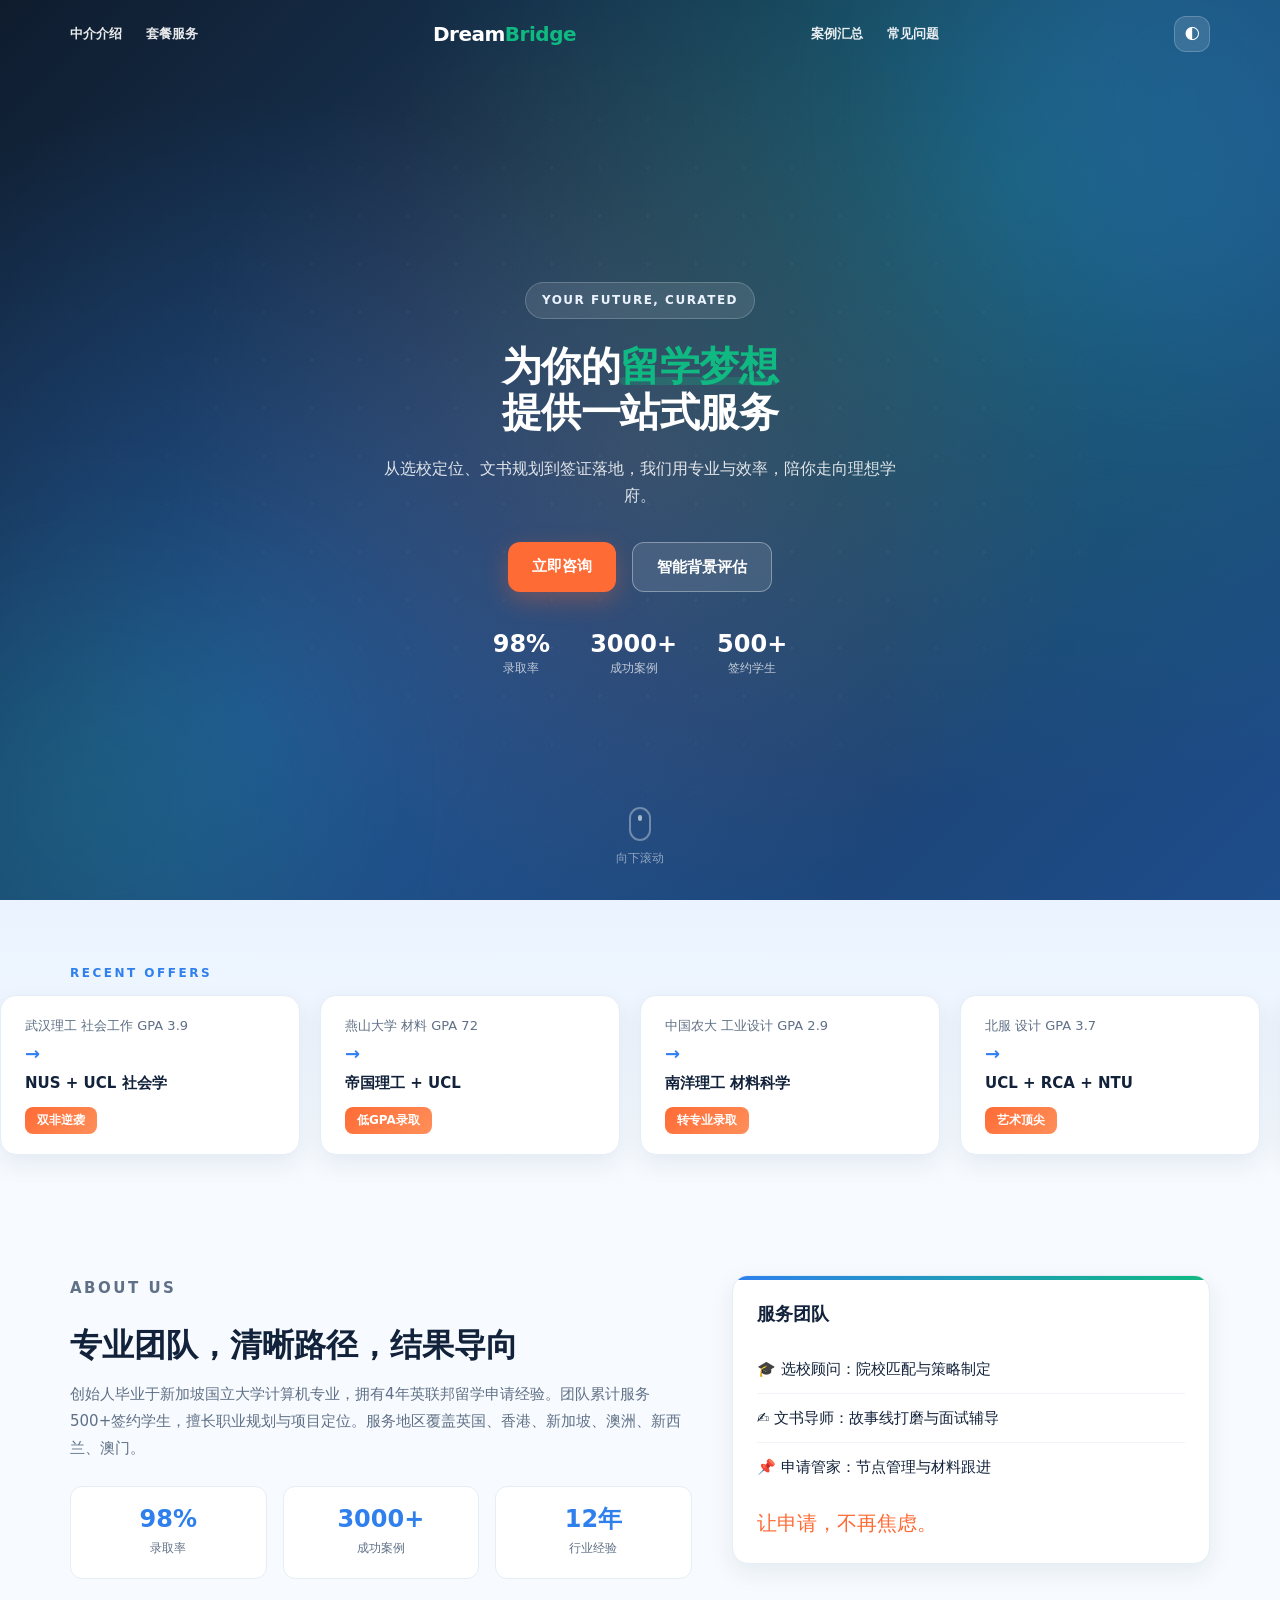
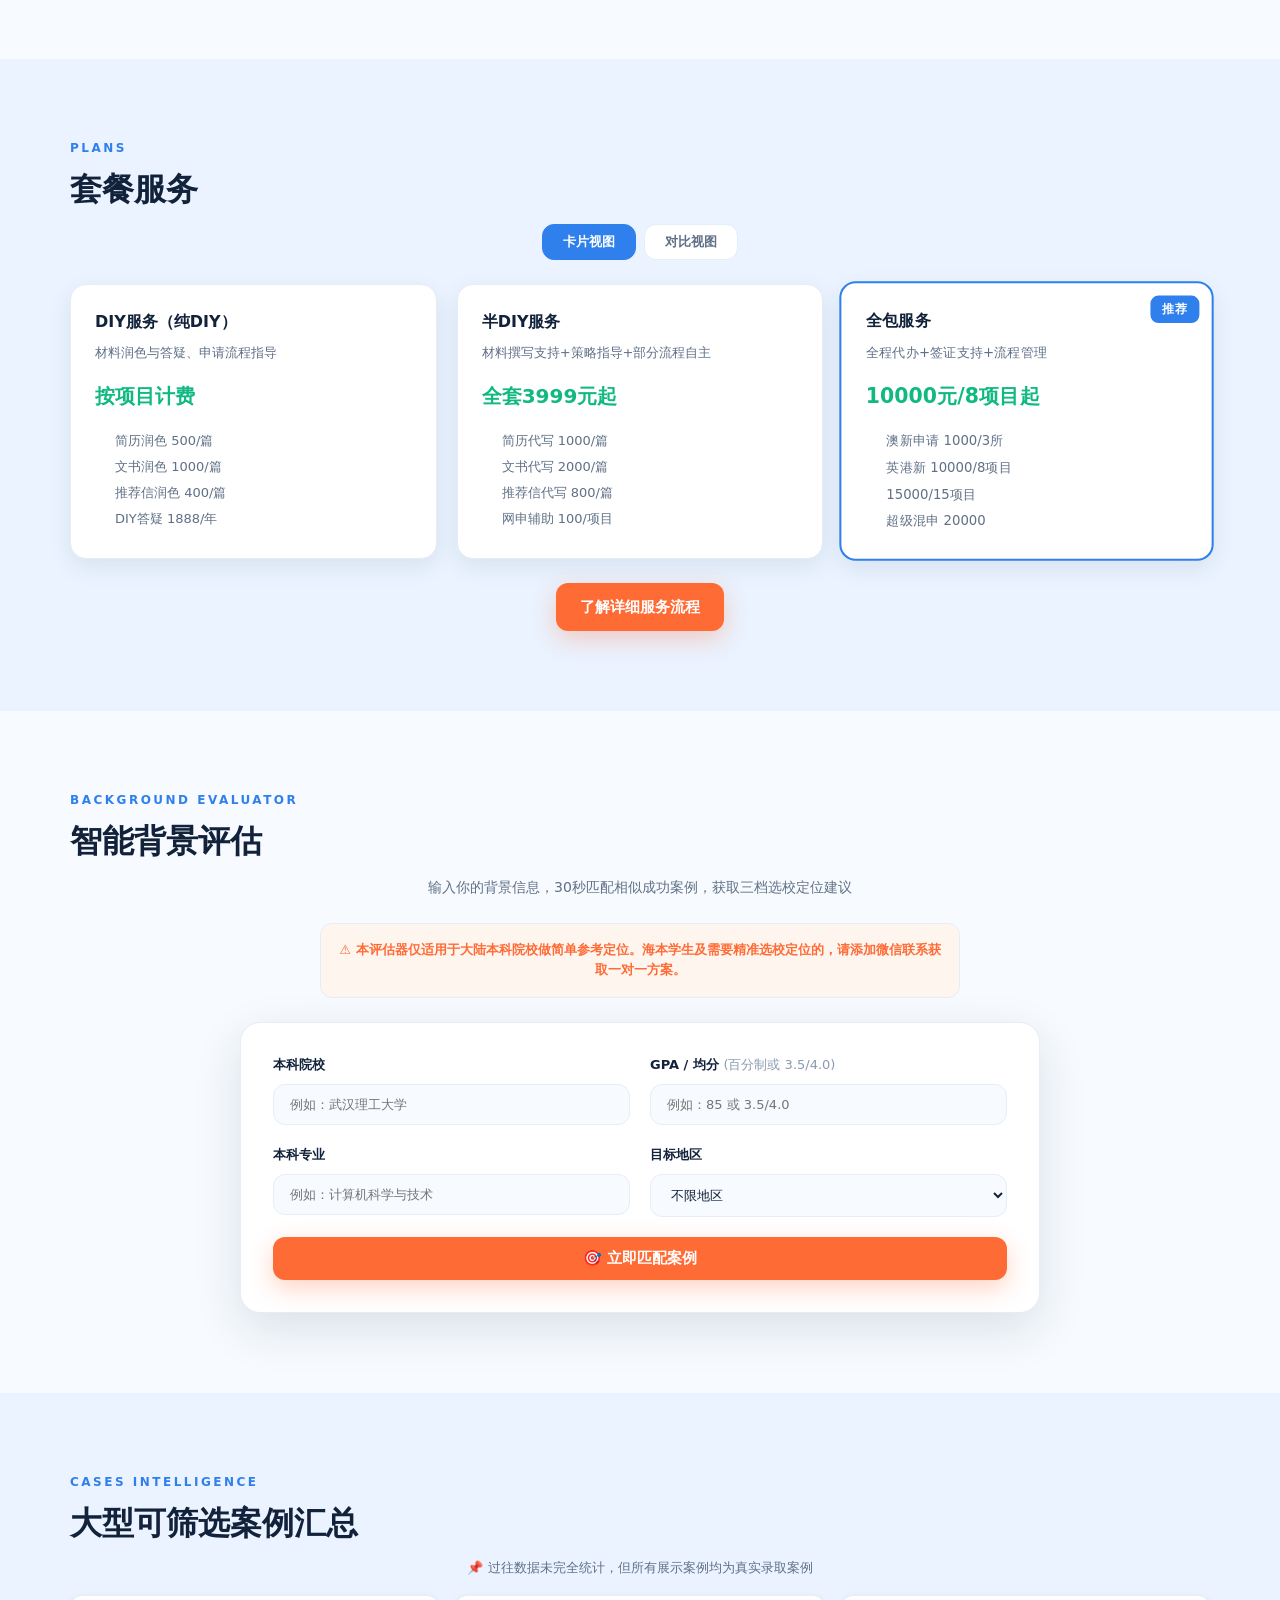
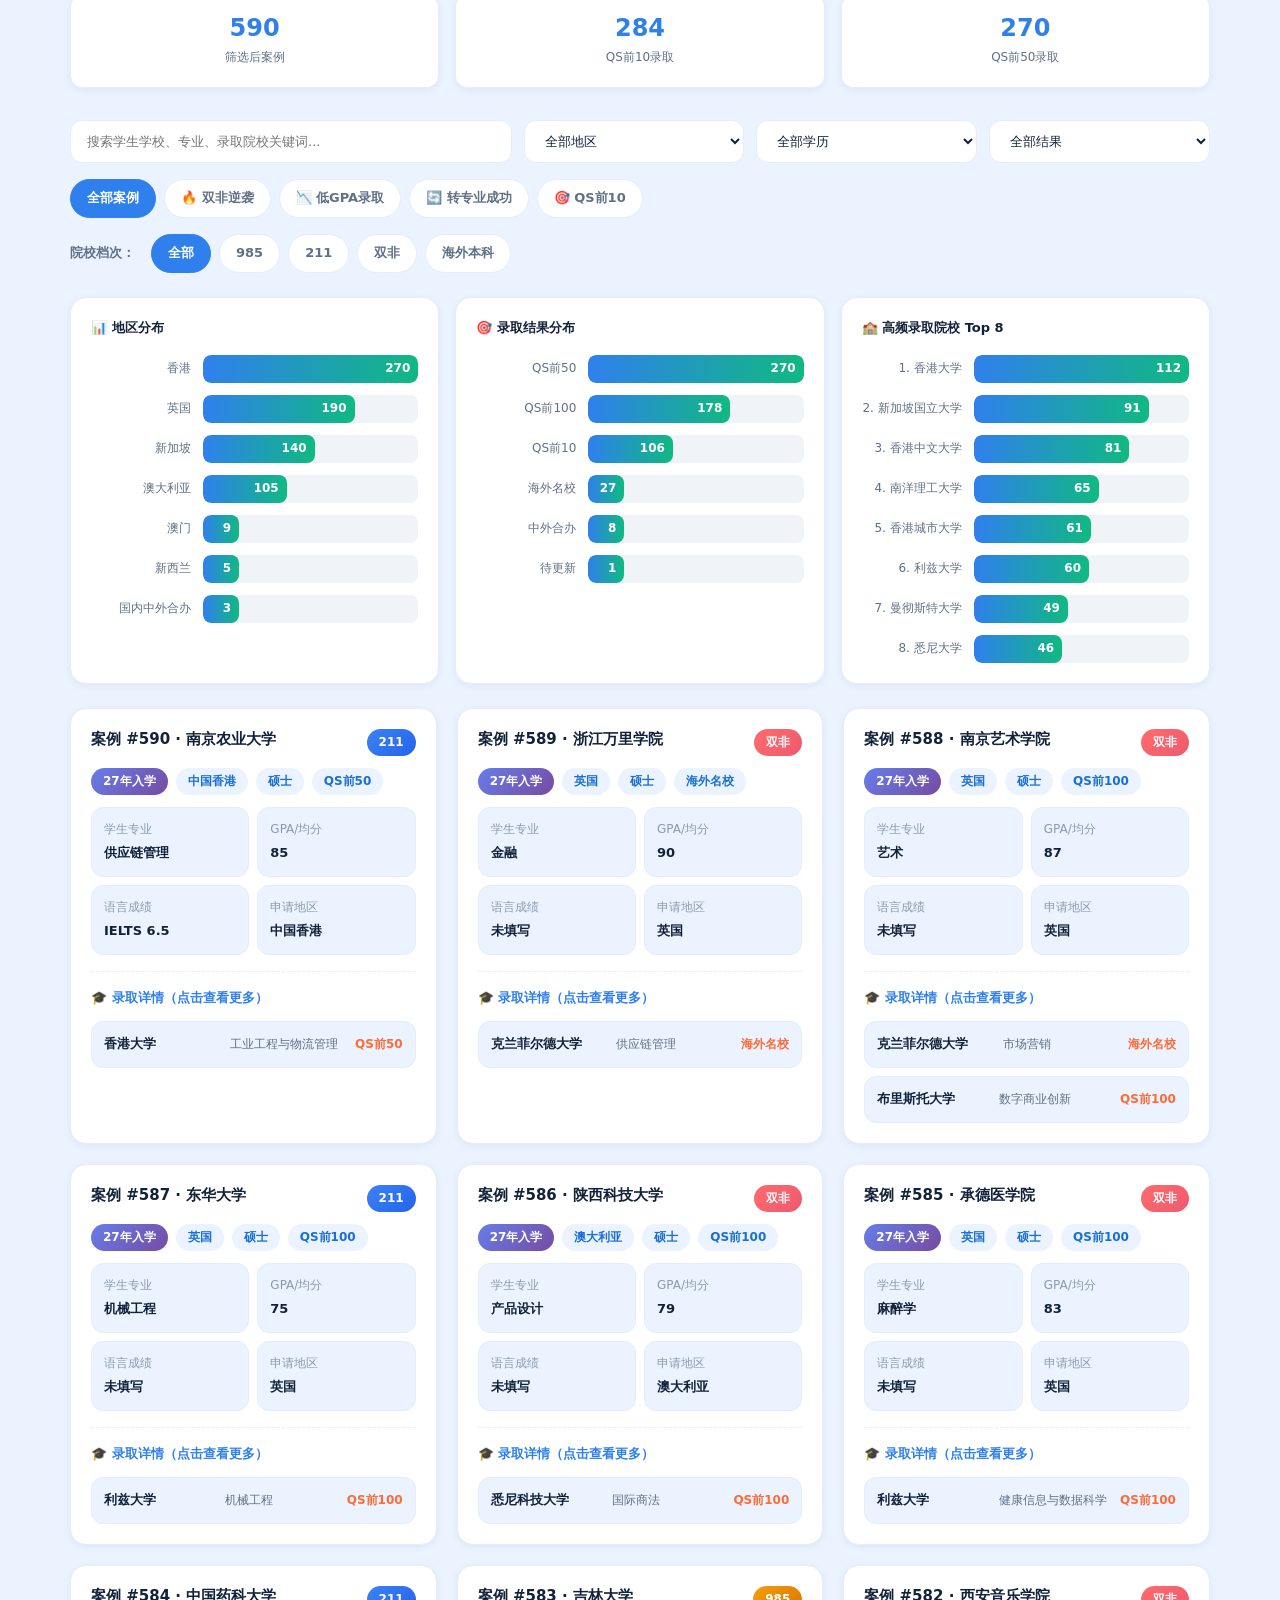
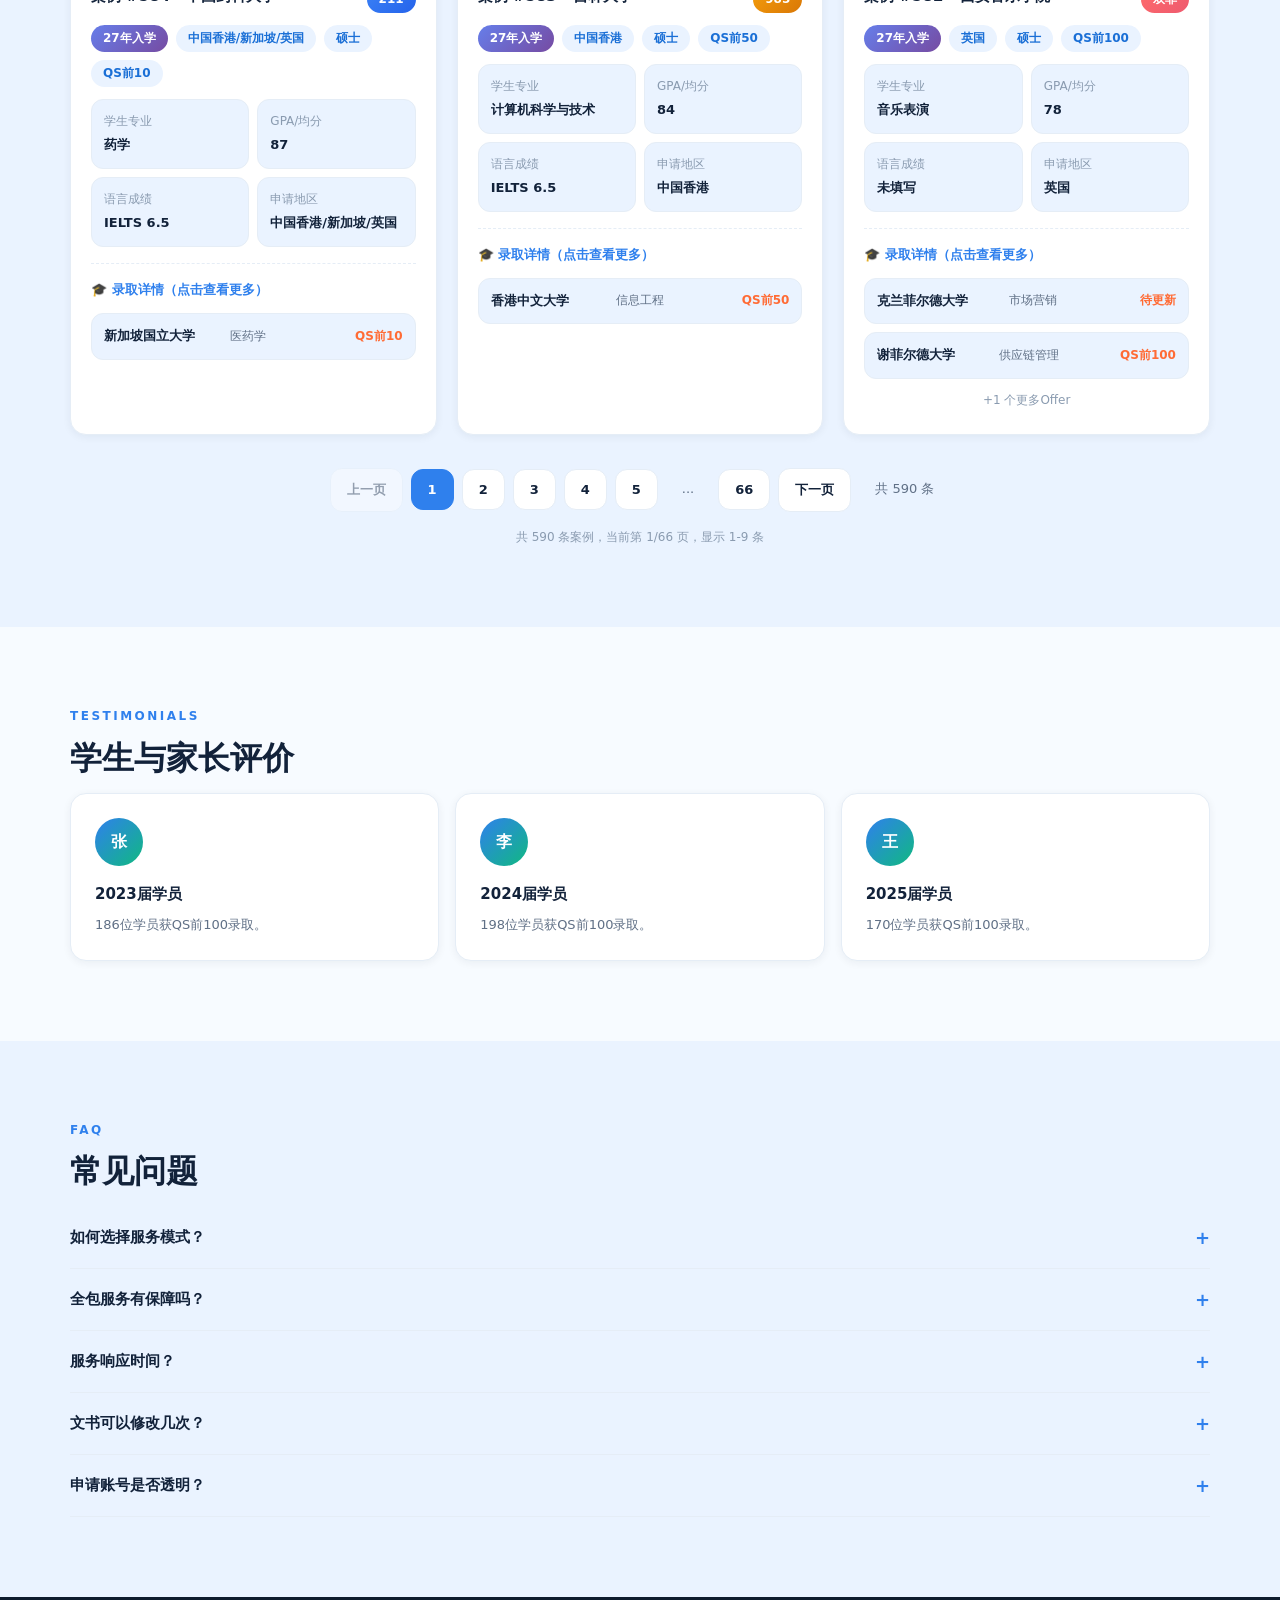
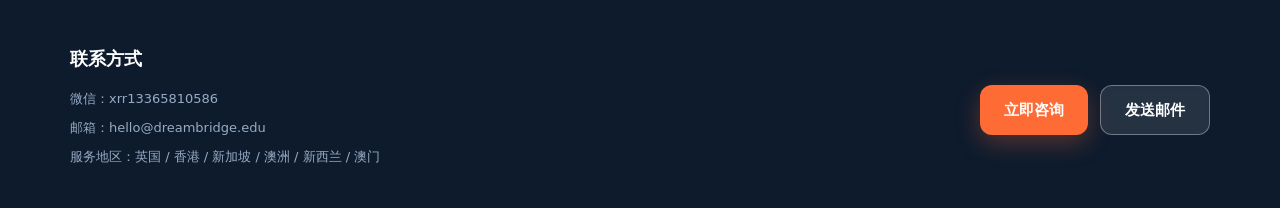
<file: index-inline.html>
<!DOCTYPE html>
<html lang="zh-CN">
<head>
<meta charset="UTF-8">
<meta name="viewport" content="width=device-width, initial-scale=1.0">
<meta name="description" content="DreamBridge留学中介，专注英国、香港、新加坡、澳洲留学申请。创始人NUS计算机毕业，累计服务500+学生，98%录取率，0 offer全额退款。">
<title>DreamBridge留学｜英港新澳一站式申请服务</title>
<script type="application/ld+json">
{
  "@context": "https://schema.org",
  "@type": "Service",
  "name": "DreamBridge留学申请服务",
  "provider": {
    "@type": "Organization",
    "name": "DreamBridge",
    "url": "https://dreambridge.edu"
  },
  "description": "专注英联邦国家留学申请，提供DIY、半DIY、全包三种服务模式",
  "areaServed": ["英国", "香港", "新加坡", "澳洲", "新西兰", "澳门"],
  "hasOfferCatalog": {
    "@type": "OfferCatalog",
    "name": "留学服务套餐",
    "itemListElement": [
      {
        "@type": "Offer",
        "itemOffered": {
          "@type": "Service",
          "name": "DIY服务",
          "description": "材料润色与答疑、申请流程指导"
        }
      },
      {
        "@type": "Offer",
        "itemOffered": {
          "@type": "Service",
          "name": "半DIY服务",
          "description": "材料撰写支持+策略指导+部分流程自主"
        }
      },
      {
        "@type": "Offer",
        "itemOffered": {
          "@type": "Service",
          "name": "全包服务",
          "description": "全程代办+签证支持+流程管理，0 offer全额退款"
        }
      }
    ]
  }
}
</script>

<base target="_blank">
<style>
:root {
  --color-bg: #f7fbff;
  --color-surface: #ffffff;
  --color-surface-elevated: #ffffff;
  --color-text: #12223a;
  --color-text-secondary: #607086;
  --color-text-tertiary: #8a9bb0;
  --color-primary: #2f80ed;
  --color-primary-light: #eaf3ff;
  --color-primary-dark: #1a6fd6;
  --color-secondary: #10b981;
  --color-accent: #ff6b35;
  --color-accent-light: #fff5ef;
  --color-border: #e5edf6;
  --color-border-light: #f0f4f8;
  --shadow-sm: 0 2px 8px rgba(18, 34, 58, 0.06);
  --shadow-md: 0 8px 24px rgba(18, 34, 58, 0.08);
  --shadow-lg: 0 16px 48px rgba(18, 34, 58, 0.12);
  --shadow-xl: 0 24px 64px rgba(18, 34, 58, 0.16);
  --radius-sm: 8px;
  --radius-md: 12px;
  --radius-lg: 16px;
  --radius-xl: 20px;
  --radius-full: 999px;
  --space-1: 4px;
  --space-2: 8px;
  --space-3: 12px;
  --space-4: 16px;
  --space-5: 20px;
  --space-6: 24px;
  --space-8: 32px;
  --space-10: 40px;
  --space-12: 48px;
  --space-16: 64px;
  --space-20: 80px;
  --font-sans: Inter, system-ui, -apple-system, 'Segoe UI', sans-serif;
  --font-display: 'Ma Shan Zheng', cursive;
  --text-xs: 12px;
  --text-sm: 13px;
  --text-base: 14px;
  --text-md: 15px;
  --text-lg: 16px;
  --text-xl: 18px;
  --text-2xl: 20px;
  --text-3xl: 24px;
  --text-4xl: 32px;
  --text-5xl: 40px;
  --ease-out: cubic-bezier(0.16, 1, 0.3, 1);
  --ease-spring: cubic-bezier(0.34, 1.56, 0.64, 1);
  --duration-fast: 150ms;
  --duration-base: 250ms;
  --duration-slow: 400ms;
  --z-base: 1;
  --z-sticky: 50;
  --z-header: 100;
  --z-countdown: 101;
  --z-modal: 200;
  --z-toast: 300;
}
body.dark {
  --color-bg: #0b1220;
  --color-surface: #121f31;
  --color-surface-elevated: #18283d;
  --color-text: #e7effa;
  --color-text-secondary: #9bb0c8;
  --color-text-tertiary: #6b7f99;
  --color-primary-light: #1b2a41;
  --color-border: #24364f;
  --color-border-light: #1a2638;
  --shadow-sm: 0 2px 8px rgba(0, 0, 0, 0.3);
  --shadow-md: 0 8px 24px rgba(0, 0, 0, 0.4);
  --shadow-lg: 0 16px 48px rgba(0, 0, 0, 0.5);
  --shadow-xl: 0 24px 64px rgba(0, 0, 0, 0.6);
}
*, *::before, *::after { box-sizing: border-box; margin: 0; padding: 0; }
html { scroll-behavior: smooth; }
body {
  font-family: var(--font-sans);
  color: var(--color-text);
  background: var(--color-bg);
  line-height: 1.6;
  font-size: var(--text-base);
  -webkit-font-smoothing: antialiased;
  -moz-osx-font-smoothing: grayscale;
}
img { max-width: 100%; height: auto; display: block; }
button { font-family: inherit; cursor: pointer; border: none; background: none; }
input, select, textarea { font-family: inherit; font-size: inherit; }
a { color: inherit; text-decoration: none; }
ul, ol { list-style: none; }
.container { width: min(1140px, 92%); margin: 0 auto; }
.section { padding: var(--space-20) 0; }
.section-alt { background: var(--color-primary-light); }
.section-kicker {
  color: var(--color-primary);
  font-size: var(--text-xs);
  letter-spacing: 2.5px;
  text-transform: uppercase;
  font-weight: 700;
  margin-bottom: var(--space-3);
}
.section-title {
  font-size: clamp(var(--text-3xl), 4vw, var(--text-4xl));
  font-weight: 800;
  line-height: 1.2;
  margin-bottom: var(--space-4);
}

/* Header */
.header {
  position: fixed;
  top: 0;
  left: 0;
  right: 0;
  z-index: var(--z-header);
  background: transparent;
  transition: background var(--duration-base) ease, box-shadow var(--duration-base) ease;
}
.header.scrolled {
  background: rgba(18, 34, 58, 0.92);
  backdrop-filter: blur(12px) saturate(180%);
  box-shadow: var(--shadow-md);
}
.nav-wrap {
  display: flex;
  align-items: center;
  justify-content: space-between;
  padding: var(--space-4) 0;
}
.logo {
  font-size: var(--text-2xl);
  font-weight: 800;
  color: #fff;
  letter-spacing: -0.5px;
}
.logo span { color: var(--color-secondary); }
.nav-links { display: flex; gap: var(--space-6); }
.nav-links a {
  color: rgba(255,255,255,0.9);
  font-size: var(--text-sm);
  font-weight: 600;
  transition: opacity var(--duration-fast) ease;
}
.nav-links a:hover { opacity: 0.75; }
.theme-toggle {
  width: 36px;
  height: 36px;
  border-radius: var(--radius-md);
  background: rgba(255,255,255,0.12);
  border: 1px solid rgba(255,255,255,0.2);
  color: #fff;
  display: grid;
  place-items: center;
  font-size: var(--text-md);
  transition: all var(--duration-fast) ease;
}
.theme-toggle:hover { background: rgba(255,255,255,0.2); }

/* Countdown */
.countdown-bar {
  position: fixed;
  top: 0;
  left: 0;
  right: 0;
  z-index: var(--z-countdown);
  background: linear-gradient(90deg, var(--color-primary), var(--color-secondary));
  color: #fff;
  padding: var(--space-3) 0;
  font-size: var(--text-sm);
  font-weight: 600;
  text-align: center;
  transform: translateY(-100%);
  transition: transform var(--duration-base) var(--ease-out);
}
.countdown-bar.show { transform: translateY(0); }
.countdown-bar .container {
  display: flex;
  justify-content: center;
  align-items: center;
  gap: var(--space-3);
  flex-wrap: wrap;
}
.countdown-pill {
  background: rgba(255,255,255,0.2);
  padding: var(--space-1) var(--space-3);
  border-radius: var(--radius-sm);
  font-size: var(--text-xs);
}
.countdown-close {
  color: #fff;
  font-size: var(--text-lg);
  opacity: 0.7;
  transition: opacity var(--duration-fast);
  margin-left: var(--space-2);
}
.countdown-close:hover { opacity: 1; }

/* Hero */
.hero {
  min-height: 100vh;
  position: relative;
  display: grid;
  place-items: center;
  background: linear-gradient(135deg, #0f1c2e 0%, #1a3a5c 40%, #1e4d8b 100%);
  overflow: hidden;
  padding-top: 60px;
}
.hero::before {
  content: '';
  position: absolute;
  inset: 0;
  background-image:
    radial-gradient(circle at 20% 80%, rgba(47, 128, 237, 0.35) 0%, transparent 50%),
    radial-gradient(circle at 80% 20%, rgba(16, 185, 129, 0.25) 0%, transparent 50%),
    radial-gradient(circle at 50% 50%, rgba(255, 107, 53, 0.15) 0%, transparent 60%);
}
.hero-grid {
  position: absolute;
  inset: 0;
  background-image: radial-gradient(circle, rgba(255,255,255,0.06) 1px, transparent 1px);
  background-size: 48px 48px;
  mask-image: radial-gradient(ellipse at center, black 40%, transparent 80%);
  -webkit-mask-image: radial-gradient(ellipse at center, black 40%, transparent 80%);
}
.hero-blob {
  position: absolute;
  border-radius: 50%;
  filter: blur(100px);
  opacity: 0.25;
}
.hero-blob-1 {
  width: 500px;
  height: 500px;
  background: var(--color-primary);
  top: -150px;
  right: -150px;
  animation: blobFloat 8s ease-in-out infinite;
}
.hero-blob-2 {
  width: 400px;
  height: 400px;
  background: var(--color-secondary);
  bottom: -100px;
  left: -100px;
  opacity: 0.15;
  animation: blobFloat 10s ease-in-out infinite reverse;
}
@keyframes blobFloat {
  0%, 100% { transform: translate(0, 0) scale(1); }
  50% { transform: translate(30px, -30px) scale(1.1); }
}
.hero-content {
  position: relative;
  z-index: var(--z-base);
  color: #fff;
  text-align: center;
  max-width: 680px;
  padding: 0 var(--space-5);
}
.hero-tag {
  display: inline-block;
  background: rgba(255,255,255,0.1);
  border: 1px solid rgba(255,255,255,0.2);
  color: #eaf3ff;
  padding: var(--space-2) var(--space-4);
  border-radius: var(--radius-full);
  font-size: var(--text-xs);
  font-weight: 600;
  letter-spacing: 1.5px;
  text-transform: uppercase;
  margin-bottom: var(--space-6);
  backdrop-filter: blur(4px);
}
.hero-title {
  font-size: clamp(var(--text-4xl), 5vw, var(--text-5xl));
  font-weight: 800;
  line-height: 1.15;
  margin-bottom: var(--space-5);
  letter-spacing: -0.5px;
}
.hero-title .highlight {
  color: var(--color-secondary);
  position: relative;
}
.hero-title .highlight::after {
  content: '';
  position: absolute;
  bottom: 4px;
  left: 0;
  right: 0;
  height: 8px;
  background: var(--color-secondary);
  opacity: 0.25;
  border-radius: 4px;
  z-index: -1;
}
.hero-subtitle {
  font-size: clamp(var(--text-md), 2vw, var(--text-lg));
  color: rgba(255,255,255,0.85);
  line-height: 1.7;
  margin-bottom: var(--space-8);
  max-width: 520px;
  margin-left: auto;
  margin-right: auto;
}
.hero-cta {
  display: flex;
  gap: var(--space-4);
  justify-content: center;
  flex-wrap: wrap;
}
.hero-stats {
  display: flex;
  gap: var(--space-10);
  justify-content: center;
  margin-top: var(--space-10);
  flex-wrap: wrap;
}
.hero-stat { text-align: center; }
.hero-stat-value {
  display: block;
  font-size: var(--text-3xl);
  font-weight: 800;
  color: #fff;
  line-height: 1;
}
.hero-stat-label {
  font-size: var(--text-xs);
  color: rgba(255,255,255,0.7);
  margin-top: var(--space-2);
}
.hero-scroll {
  position: absolute;
  bottom: var(--space-8);
  left: 50%;
  transform: translateX(-50%);
  display: flex;
  flex-direction: column;
  align-items: center;
  gap: var(--space-2);
  color: rgba(255,255,255,0.5);
  font-size: var(--text-xs);
  z-index: var(--z-base);
}
.mouse-icon {
  width: 22px;
  height: 34px;
  border: 2px solid rgba(255,255,255,0.35);
  border-radius: 12px;
  position: relative;
}
.mouse-icon::before {
  content: '';
  position: absolute;
  top: 6px;
  left: 50%;
  transform: translateX(-50%);
  width: 4px;
  height: 6px;
  background: rgba(255,255,255,0.6);
  border-radius: 2px;
  animation: scrollDown 1.8s infinite;
}
@keyframes scrollDown {
  0% { opacity: 1; top: 6px; }
  100% { opacity: 0; top: 18px; }
}

/* Buttons */
.btn {
  display: inline-flex;
  align-items: center;
  justify-content: center;
  gap: var(--space-2);
  padding: var(--space-3) var(--space-6);
  border-radius: var(--radius-md);
  font-weight: 700;
  font-size: var(--text-md);
  transition: all var(--duration-base) var(--ease-out);
  cursor: pointer;
  border: none;
}
.btn-primary {
  background: var(--color-accent);
  color: #fff;
  box-shadow: 0 8px 24px rgba(255, 107, 53, 0.3);
}
.btn-primary:hover {
  transform: translateY(-2px);
  box-shadow: 0 12px 32px rgba(255, 107, 53, 0.4);
}
.btn-primary:active { transform: scale(0.98); }
.btn-secondary {
  background: rgba(255,255,255,0.1);
  color: #fff;
  border: 1.5px solid rgba(255,255,255,0.35);
  backdrop-filter: blur(4px);
}
.btn-secondary:hover {
  background: rgba(255,255,255,0.18);
  border-color: rgba(255,255,255,0.5);
}
.btn-sm { padding: var(--space-2) var(--space-4); font-size: var(--text-sm); }

/* Marquee */
.marquee-section {
  background: linear-gradient(180deg, var(--color-primary-light) 0%, var(--color-bg) 100%);
  padding: var(--space-16) 0 var(--space-10);
  overflow: hidden;
}
.marquee-track {
  display: flex;
  gap: var(--space-5);
  animation: marquee 35s linear infinite;
  width: max-content;
}
.marquee-track:hover { animation-play-state: paused; }
@keyframes marquee {
  0% { transform: translateX(0); }
  100% { transform: translateX(-50%); }
}
.marquee-card {
  background: var(--color-surface);
  border: 1px solid var(--color-border);
  border-radius: var(--radius-lg);
  padding: var(--space-5) var(--space-6);
  box-shadow: var(--shadow-md);
  min-width: 300px;
  display: flex;
  flex-direction: column;
  gap: var(--space-2);
  transition: transform var(--duration-base) var(--ease-out);
  cursor: default;
}
.marquee-card:hover { transform: translateY(-4px); }
.marquee-from { font-size: var(--text-sm); color: var(--color-text-secondary); }
.marquee-arrow { font-size: var(--text-xl); color: var(--color-primary); font-weight: 800; line-height: 1; }
.marquee-to { font-size: var(--text-md); font-weight: 700; color: var(--color-text); }
.marquee-tag {
  display: inline-flex;
  width: fit-content;
  background: linear-gradient(135deg, var(--color-accent), #ff8f5a);
  color: #fff;
  padding: var(--space-1) var(--space-3);
  border-radius: var(--radius-sm);
  font-size: var(--text-xs);
  font-weight: 700;
  margin-top: var(--space-1);
}

/* About */
.about-grid {
  display: grid;
  grid-template-columns: 1.3fr 1fr;
  gap: var(--space-10);
  align-items: start;
}
.about-text p {
  color: var(--color-text-secondary);
  font-size: var(--text-md);
  line-height: 1.8;
  margin-bottom: var(--space-6);
}
.team-card {
  background: var(--color-surface);
  border: 1px solid var(--color-border);
  border-radius: var(--radius-lg);
  box-shadow: var(--shadow-md);
  padding: var(--space-6);
  position: relative;
  overflow: hidden;
}
.team-card::before {
  content: '';
  position: absolute;
  top: 0;
  left: 0;
  right: 0;
  height: 4px;
  background: linear-gradient(90deg, var(--color-primary), var(--color-secondary));
}
.team-card h3 { font-size: var(--text-xl); margin-bottom: var(--space-4); }
.team-card li {
  padding: var(--space-3) 0;
  border-bottom: 1px solid var(--color-border-light);
  font-size: var(--text-md);
}
.team-card li:last-child { border-bottom: none; }
.signature {
  font-family: var(--font-display);
  font-size: var(--text-2xl);
  color: var(--color-accent);
  margin-top: var(--space-4);
}
.metrics { display: grid; grid-template-columns: repeat(3, 1fr); gap: var(--space-4); }
.metric-item {
  background: var(--color-surface);
  padding: var(--space-5) var(--space-4);
  border-radius: var(--radius-md);
  border: 1px solid var(--color-border);
  text-align: center;
  transition: all var(--duration-base) var(--ease-out);
}
.metric-item:hover {
  transform: translateY(-3px);
  box-shadow: var(--shadow-lg);
}
.metric-value {
  font-size: var(--text-3xl);
  font-weight: 800;
  color: var(--color-primary);
  line-height: 1;
}
.metric-label {
  font-size: var(--text-xs);
  color: var(--color-text-secondary);
  margin-top: var(--space-2);
}

/* Plans */
.plan-toggle {
  display: flex;
  gap: var(--space-2);
  justify-content: center;
  margin-bottom: var(--space-6);
}
.plan-toggle-btn {
  padding: var(--space-2) var(--space-5);
  border: 1px solid var(--color-border);
  background: var(--color-surface);
  border-radius: var(--radius-md);
  font-weight: 600;
  font-size: var(--text-sm);
  transition: all var(--duration-fast) ease;
  color: var(--color-text-secondary);
  cursor: pointer;
}
.plan-toggle-btn.active {
  background: var(--color-primary);
  color: #fff;
  border-color: var(--color-primary);
}
.plan-toggle-btn:not(.active):hover {
  background: var(--color-primary-light);
  color: var(--color-primary);
}
.cards-grid { display: grid; grid-template-columns: repeat(3, 1fr); gap: var(--space-5); }
.plan-card {
  background: var(--color-surface);
  border: 1px solid var(--color-border);
  border-radius: var(--radius-lg);
  box-shadow: var(--shadow-md);
  padding: var(--space-6);
  transition: all var(--duration-base) var(--ease-out);
  position: relative;
  overflow: hidden;
}
.plan-card:hover {
  transform: translateY(-6px);
  box-shadow: var(--shadow-lg);
}
.plan-card::after {
  content: '';
  position: absolute;
  top: 0;
  left: 0;
  right: 0;
  height: 3px;
  background: linear-gradient(90deg, var(--color-primary), var(--color-secondary));
  opacity: 0;
  transition: opacity var(--duration-base) ease;
}
.plan-card:hover::after { opacity: 1; }
.plan-card.featured {
  border: 2px solid var(--color-primary);
  transform: scale(1.02);
}
.plan-card.featured:hover { transform: scale(1.02) translateY(-6px); }
.plan-badge {
  position: absolute;
  top: var(--space-3);
  right: var(--space-3);
  background: var(--color-primary);
  color: #fff;
  font-size: var(--text-xs);
  font-weight: 700;
  padding: var(--space-1) var(--space-3);
  border-radius: var(--radius-sm);
}
.plan-name { font-size: var(--text-lg); font-weight: 700; margin-bottom: var(--space-2); }
.plan-desc {
  font-size: var(--text-sm);
  color: var(--color-text-secondary);
  margin-bottom: var(--space-4);
  line-height: 1.6;
}
.plan-price {
  font-size: var(--text-2xl);
  font-weight: 800;
  color: var(--color-secondary);
  margin-bottom: var(--space-4);
}
.plan-list {
  padding-left: var(--space-5);
  color: var(--color-text-secondary);
  font-size: var(--text-sm);
  line-height: 2;
}
.compare-table {
  width: 100%;
  border-collapse: separate;
  border-spacing: 0;
  background: var(--color-surface);
  border-radius: var(--radius-lg);
  overflow: hidden;
  box-shadow: var(--shadow-md);
  display: none;
}
.compare-table.active { display: table; }
.compare-table th, .compare-table td {
  padding: var(--space-4) var(--space-5);
  text-align: center;
  border-bottom: 1px solid var(--color-border);
  font-size: var(--text-sm);
}
.compare-table th {
  background: var(--color-primary-light);
  font-weight: 700;
  color: var(--color-text);
}
.compare-table td:first-child { text-align: left; font-weight: 600; }
.compare-table tr:last-child td { border-bottom: none; }
.compare-table tr:hover td { background: var(--color-primary-light); }
.icon-check { color: var(--color-secondary); font-size: 18px; }
.icon-cross { color: var(--color-text-tertiary); font-size: 18px; }
.icon-half { color: var(--color-primary); font-size: 18px; }

/* 院校档次标签颜色 */
.pill-tier-985 { background: linear-gradient(135deg, #f59e0b, #d97706) !important; color: #fff !important; }
.pill-tier-211 { background: linear-gradient(135deg, #3b82f6, #2563eb) !important; color: #fff !important; }
.pill-tier-shuangfei { background: linear-gradient(135deg, #ff6b6b, #ee5a6f) !important; color: #fff !important; }
.pill-tier-overseas { background: linear-gradient(135deg, #8b5cf6, #7c3aed) !important; color: #fff !important; }

/* 智能评估器样式 */
.eval-card {
  background: var(--color-surface);
  border: 1px solid var(--color-border);
  border-radius: var(--radius-xl);
  padding: var(--space-8);
  box-shadow: var(--shadow-lg);
  max-width: 800px;
  margin: 0 auto;
}
.eval-form {
  display: grid;
  grid-template-columns: repeat(2, 1fr);
  gap: var(--space-5);
}
.eval-field {
  display: flex;
  flex-direction: column;
  gap: var(--space-2);
}
.eval-field label {
  font-size: var(--text-sm);
  font-weight: 600;
  color: var(--color-text);
}
.eval-field input, .eval-field select {
  padding: var(--space-3) var(--space-4);
  border: 1px solid var(--color-border);
  border-radius: var(--radius-md);
  background: var(--color-bg);
  color: var(--color-text);
  font-size: var(--text-sm);
  width: 100%;
}
.eval-field input:focus, .eval-field select:focus {
  outline: none;
  border-color: var(--color-primary);
  box-shadow: 0 0 0 3px rgba(47, 128, 237, 0.1);
}
.eval-tier-tag {
  display: none;
  padding: var(--space-1) var(--space-3);
  border-radius: var(--radius-sm);
  font-size: var(--text-xs);
  font-weight: 700;
  margin-top: var(--space-2);
  width: fit-content;
}
.eval-result {
  margin-top: var(--space-10);
  display: none;
  animation: fadeIn var(--duration-slow) ease;
}
.eval-result.show { display: block; }
.eval-category { margin-bottom: var(--space-8); }
.eval-category-title {
  font-size: var(--text-xl);
  font-weight: 800;
  margin-bottom: var(--space-4);
  display: flex;
  align-items: center;
  gap: var(--space-2);
}
.eval-reach .eval-category-title { color: #dc2626; }
.eval-match .eval-category-title { color: #059669; }
.eval-safe .eval-category-title { color: #2563eb; }
.eval-grid {
  display: grid;
  grid-template-columns: repeat(auto-fill, minmax(280px, 1fr));
  gap: var(--space-4);
}
.eval-case-card {
  background: var(--color-surface);
  border: 1px solid var(--color-border);
  border-radius: var(--radius-lg);
  padding: var(--space-5);
  cursor: pointer;
  transition: all var(--duration-base) var(--ease-out);
}
.eval-case-card:hover {
  transform: translateY(-3px);
  box-shadow: var(--shadow-md);
  border-color: var(--color-primary);
}
.eval-case-header {
  display: flex;
  justify-content: space-between;
  align-items: center;
  margin-bottom: var(--space-3);
}
.eval-case-school { font-weight: 700; font-size: var(--text-sm); }
.eval-case-meta {
  font-size: var(--text-xs);
  color: var(--color-text-secondary);
  margin-bottom: var(--space-3);
}
.eval-case-offers {
  display: flex;
  flex-direction: column;
  gap: var(--space-2);
}
.eval-offer-item {
  display: flex;
  justify-content: space-between;
  align-items: center;
  padding: var(--space-2) var(--space-3);
  background: var(--color-primary-light);
  border-radius: var(--radius-sm);
  font-size: var(--text-xs);
}
.eval-match-score {
  margin-top: var(--space-2);
  font-size: var(--text-xs);
  color: var(--color-text-tertiary);
}
.eval-empty {
  text-align: center;
  padding: var(--space-8);
  color: var(--color-text-secondary);
}

/* Cases */
.stats-bar {
  display: grid;
  grid-template-columns: repeat(3, 1fr);
  gap: var(--space-4);
  margin-bottom: var(--space-8);
}
.stat-pill {
  background: var(--color-surface);
  border: 1px solid var(--color-border);
  border-radius: var(--radius-md);
  padding: var(--space-5) var(--space-4);
  box-shadow: var(--shadow-sm);
  text-align: center;
  transition: all var(--duration-base) var(--ease-out);
}
.stat-pill:hover { transform: translateY(-2px); box-shadow: var(--shadow-md); }
.stat-number {
  font-size: var(--text-3xl);
  font-weight: 800;
  color: var(--color-primary);
  line-height: 1;
}
.stat-label {
  font-size: var(--text-xs);
  color: var(--color-text-secondary);
  margin-top: var(--space-2);
}
.filter-row {
  display: grid;
  grid-template-columns: 2fr repeat(3, 1fr);
  gap: var(--space-3);
  margin-bottom: var(--space-4);
}
.filter-input, .filter-select {
  padding: var(--space-3) var(--space-4);
  border: 1px solid var(--color-border);
  border-radius: var(--radius-md);
  background: var(--color-surface);
  color: var(--color-text);
  font-size: var(--text-sm);
  width: 100%;
  transition: all var(--duration-fast) ease;
}
.filter-input:focus, .filter-select:focus {
  outline: none;
  border-color: var(--color-primary);
  box-shadow: 0 0 0 3px rgba(47, 128, 237, 0.1);
}
.quick-tags {
  display: flex;
  gap: var(--space-2);
  margin-bottom: var(--space-4);
  flex-wrap: wrap;
}
.quick-tag {
  padding: var(--space-2) var(--space-4);
  border: 1px solid var(--color-border);
  background: var(--color-surface);
  border-radius: var(--radius-full);
  cursor: pointer;
  font-size: var(--text-sm);
  font-weight: 600;
  color: var(--color-text-secondary);
  transition: all var(--duration-fast) ease;
  user-select: none;
}
.quick-tag:hover {
  border-color: var(--color-primary);
  color: var(--color-primary);
  background: var(--color-primary-light);
}
.quick-tag.active {
  background: var(--color-primary);
  color: #fff;
  border-color: var(--color-primary);
}
.tier-filter-row {
  display: flex;
  gap: var(--space-2);
  margin-bottom: var(--space-6);
  flex-wrap: wrap;
  align-items: center;
}
.tier-filter-label {
  font-size: var(--text-sm);
  font-weight: 600;
  color: var(--color-text-secondary);
  margin-right: var(--space-2);
}
.tier-tag {
  padding: var(--space-2) var(--space-4);
  border: 1px solid var(--color-border);
  background: var(--color-surface);
  border-radius: var(--radius-full);
  cursor: pointer;
  font-size: var(--text-sm);
  font-weight: 600;
  color: var(--color-text-secondary);
  transition: all var(--duration-fast) ease;
  user-select: none;
}
.tier-tag:hover {
  border-color: var(--color-primary);
  color: var(--color-primary);
  background: var(--color-primary-light);
}
.tier-tag.active {
  background: var(--color-primary);
  color: #fff;
  border-color: var(--color-primary);
}
.charts-grid {
  display: grid;
  grid-template-columns: repeat(3, 1fr);
  gap: var(--space-4);
  margin-bottom: var(--space-6);
}
.chart-card {
  background: var(--color-surface);
  border: 1px solid var(--color-border);
  border-radius: var(--radius-lg);
  padding: var(--space-5);
  box-shadow: var(--shadow-sm);
}
.chart-title {
  font-size: var(--text-sm);
  font-weight: 700;
  color: var(--color-text);
  margin-bottom: var(--space-4);
  display: flex;
  align-items: center;
  gap: var(--space-2);
}
.bar-chart { display: flex; flex-direction: column; gap: var(--space-3); }
.bar-row { display: flex; align-items: center; gap: var(--space-3); }
.bar-label {
  width: 100px;
  font-size: var(--text-xs);
  color: var(--color-text-secondary);
  text-align: right;
  flex-shrink: 0;
}
.bar-track {
  flex: 1;
  height: 28px;
  background: var(--color-border-light);
  border-radius: var(--radius-sm);
  overflow: hidden;
}
.bar-fill {
  height: 100%;
  background: linear-gradient(90deg, var(--color-primary), var(--color-secondary));
  border-radius: var(--radius-sm);
  display: flex;
  align-items: center;
  justify-content: flex-end;
  padding-right: var(--space-2);
  min-width: 36px;
  transition: width 1s var(--ease-out);
}
.bar-value { font-size: var(--text-xs); font-weight: 700; color: #fff; }
.cases-grid {
  display: grid;
  grid-template-columns: repeat(auto-fill, minmax(360px, 1fr));
  gap: var(--space-5);
  min-height: 200px;
}
.case-card {
  background: var(--color-surface);
  border: 1px solid var(--color-border);
  border-radius: var(--radius-lg);
  padding: var(--space-5);
  box-shadow: var(--shadow-sm);
  transition: all var(--duration-base) var(--ease-out);
  cursor: pointer;
}
.case-card:hover {
  transform: translateY(-4px);
  box-shadow: var(--shadow-lg);
  border-color: var(--color-primary);
}
.case-header {
  display: flex;
  justify-content: space-between;
  align-items: start;
  margin-bottom: var(--space-3);
  gap: var(--space-2);
}
.case-title {
  font-size: var(--text-md);
  font-weight: 700;
  color: var(--color-text);
  line-height: 1.4;
}
/* 移除了 case-badge 样式，不再使用 */
.case-pills {
  display: flex;
  flex-wrap: wrap;
  gap: var(--space-2);
  margin-bottom: var(--space-3);
}
.pill {
  display: inline-block;
  background: var(--color-primary-light);
  color: var(--color-primary-dark);
  padding: var(--space-1) var(--space-3);
  border-radius: var(--radius-full);
  font-size: var(--text-xs);
  font-weight: 600;
}
.case-meta {
  display: grid;
  grid-template-columns: repeat(2, 1fr);
  gap: var(--space-2);
}
.meta-item {
  background: var(--color-primary-light);
  border: 1px solid var(--color-border);
  border-radius: var(--radius-md);
  padding: var(--space-3);
}
.meta-label {
  font-size: var(--text-xs);
  color: var(--color-text-tertiary);
  margin-bottom: var(--space-1);
}
.meta-value { font-weight: 700; font-size: var(--text-sm); color: var(--color-text); }
.offer-section {
  margin-top: var(--space-4);
  padding-top: var(--space-4);
  border-top: 1px dashed var(--color-border);
}
.offer-title {
  font-size: var(--text-sm);
  font-weight: 700;
  color: var(--color-primary);
  margin-bottom: var(--space-3);
}
.offer-list { display: flex; flex-direction: column; gap: var(--space-2); }
.offer-item {
  display: grid;
  grid-template-columns: 1fr 1fr auto;
  gap: var(--space-3);
  background: var(--color-primary-light);
  border: 1px solid var(--color-border);
  padding: var(--space-3);
  border-radius: var(--radius-md);
  align-items: center;
}
.offer-school { font-weight: 700; color: var(--color-text); font-size: var(--text-sm); }
.offer-major { color: var(--color-text-secondary); font-size: var(--text-xs); }
.offer-rank {
  font-weight: 700;
  color: var(--color-accent);
  font-size: var(--text-xs);
  white-space: nowrap;
}
.offer-more {
  color: var(--color-text-tertiary);
  font-size: var(--text-xs);
  text-align: center;
  padding: var(--space-1) 0;
}
.no-results {
  text-align: center;
  padding: var(--space-16) var(--space-5);
  color: var(--color-text-secondary);
  font-size: var(--text-lg);
  grid-column: 1 / -1;
}
.pagination {
  display: flex;
  justify-content: center;
  align-items: center;
  gap: var(--space-2);
  margin-top: var(--space-8);
  flex-wrap: wrap;
}
.page-btn {
  padding: var(--space-3) var(--space-4);
  border: 1px solid var(--color-border);
  background: var(--color-surface);
  border-radius: var(--radius-md);
  cursor: pointer;
  font-weight: 600;
  font-size: var(--text-sm);
  color: var(--color-text);
  transition: all var(--duration-fast) ease;
  min-width: 40px;
}
.page-btn:hover:not(:disabled) {
  background: var(--color-primary-light);
  border-color: var(--color-primary);
  color: var(--color-primary);
}
.page-btn.active {
  background: var(--color-primary);
  color: #fff;
  border-color: var(--color-primary);
}
.page-btn:disabled { opacity: 0.4; cursor: not-allowed; }
.page-info {
  padding: var(--space-3) var(--space-4);
  color: var(--color-text-secondary);
  font-size: var(--text-sm);
}
.data-tip {
  text-align: center;
  color: var(--color-text-tertiary);
  font-size: var(--text-xs);
  margin-top: var(--space-4);
}

/* Case Modal */
.case-modal {
  position: fixed;
  inset: 0;
  background: rgba(10, 20, 36, 0.7);
  display: none;
  place-items: center;
  z-index: var(--z-modal);
  backdrop-filter: blur(8px);
  padding: var(--space-5);
  overflow-y: auto;
}
.case-modal.show { display: grid; }
.case-detail {
  background: var(--color-surface);
  border-radius: var(--radius-xl);
  box-shadow: var(--shadow-xl);
  max-width: 640px;
  width: 100%;
  max-height: 90vh;
  overflow-y: auto;
  position: relative;
  animation: modalIn var(--duration-slow) var(--ease-out);
}
@keyframes modalIn {
  from { opacity: 0; transform: scale(0.95) translateY(20px); }
  to { opacity: 1; transform: scale(1) translateY(0); }
}
.case-detail-close {
  position: absolute;
  top: var(--space-4);
  right: var(--space-4);
  width: 36px;
  height: 36px;
  display: grid;
  place-items: center;
  border-radius: 50%;
  font-size: var(--text-xl);
  color: var(--color-text-secondary);
  transition: all var(--duration-fast) ease;
  z-index: 10;
}
.case-detail-close:hover {
  background: var(--color-border-light);
  color: var(--color-text);
}
.case-detail-header { padding: var(--space-8) var(--space-8) 0; }
.case-detail-header h2 { font-size: var(--text-xl); margin-bottom: var(--space-3); }
.case-detail-body { padding: 0 var(--space-8) var(--space-8); }
.case-detail-meta {
  display: grid;
  grid-template-columns: repeat(2, 1fr);
  gap: var(--space-3);
  margin: var(--space-5) 0;
}
.detail-meta-block {
  background: var(--color-primary-light);
  border-radius: var(--radius-md);
  padding: var(--space-4);
}
.detail-meta-block label {
  font-size: var(--text-xs);
  color: var(--color-text-tertiary);
  display: block;
  margin-bottom: var(--space-1);
}
.detail-meta-block value {
  font-weight: 700;
  font-size: var(--text-sm);
  color: var(--color-text);
}
.case-detail-offers { margin-top: var(--space-6); }
.case-detail-offers h4 {
  font-size: var(--text-sm);
  color: var(--color-primary);
  margin-bottom: var(--space-4);
  font-weight: 700;
}
.detail-offer-item {
  display: flex;
  justify-content: space-between;
  align-items: center;
  padding: var(--space-3) var(--space-4);
  background: var(--color-primary-light);
  border: 1px solid var(--color-border);
  border-radius: var(--radius-md);
  margin-bottom: var(--space-2);
}
.detail-offer-school { font-weight: 700; font-size: var(--text-sm); }
.detail-offer-major { font-size: var(--text-xs); color: var(--color-text-secondary); }
.detail-offer-rank {
  font-weight: 700;
  color: var(--color-accent);
  font-size: var(--text-sm);
}
.case-detail-cta {
  padding: var(--space-6) var(--space-8);
  border-top: 1px solid var(--color-border);
  text-align: center;
}
.case-detail-cta p {
  color: var(--color-text-secondary);
  font-size: var(--text-sm);
  margin-bottom: var(--space-4);
}

/* Testimonials */
.testimonials-grid {
  display: grid;
  grid-template-columns: repeat(3, 1fr);
  gap: var(--space-4);
}
.testimonial-card {
  background: var(--color-surface);
  border: 1px solid var(--color-border);
  border-radius: var(--radius-lg);
  box-shadow: var(--shadow-sm);
  padding: var(--space-6);
  transition: all var(--duration-base) var(--ease-out);
}
.testimonial-card:hover { transform: translateY(-3px); box-shadow: var(--shadow-md); }
.testimonial-avatar {
  width: 48px;
  height: 48px;
  border-radius: 50%;
  background: linear-gradient(135deg, var(--color-primary), var(--color-secondary));
  display: grid;
  place-items: center;
  color: #fff;
  font-weight: 700;
  font-size: var(--text-lg);
  margin-bottom: var(--space-4);
}
.testimonial-card h3 { font-size: var(--text-md); margin-bottom: var(--space-2); }
.testimonial-card p {
  color: var(--color-text-secondary);
  font-size: var(--text-sm);
  line-height: 1.7;
}

/* FAQ */
.accordion-item { border-bottom: 1px solid var(--color-border); }
.accordion-btn {
  width: 100%;
  text-align: left;
  padding: var(--space-5) 0;
  background: none;
  border: none;
  font-weight: 600;
  font-size: var(--text-md);
  cursor: pointer;
  display: flex;
  justify-content: space-between;
  align-items: center;
  color: var(--color-text);
  transition: color var(--duration-fast) ease;
}
.accordion-btn:hover { color: var(--color-primary); }
.accordion-btn::after {
  content: '+';
  font-size: var(--text-xl);
  color: var(--color-primary);
  transition: transform var(--duration-base) var(--ease-spring);
  flex-shrink: 0;
  margin-left: var(--space-4);
}
.accordion-item.open .accordion-btn::after { content: '−'; transform: rotate(0); }
.accordion-panel {
  display: none;
  color: var(--color-text-secondary);
  padding-bottom: var(--space-5);
  line-height: 1.8;
  font-size: var(--text-sm);
}
.accordion-item.open .accordion-panel {
  display: block;
  animation: fadeIn var(--duration-base) ease;
}
@keyframes fadeIn {
  from { opacity: 0; transform: translateY(-4px); }
  to { opacity: 1; transform: translateY(0); }
}

/* Footer */
.footer {
  background: #0d1b2d;
  color: #b0c4de;
  padding: var(--space-12) 0 var(--space-8);
}
.footer-grid {
  display: flex;
  justify-content: space-between;
  gap: var(--space-8);
  align-items: center;
}
.footer h2 { color: #fff; font-size: var(--text-xl); margin-bottom: var(--space-4); }
.footer p { margin: var(--space-2) 0; font-size: var(--text-sm); opacity: 0.85; }
.footer-actions { display: flex; gap: var(--space-3); flex-wrap: wrap; }

/* Mobile CTA */
.mobile-cta {
  position: fixed;
  bottom: 0;
  left: 0;
  right: 0;
  background: var(--color-surface);
  border-top: 1px solid var(--color-border);
  padding: var(--space-3) var(--space-4);
  display: none;
  gap: var(--space-3);
  align-items: center;
  z-index: var(--z-sticky);
  box-shadow: 0 -4px 20px rgba(0,0,0,0.08);
}
.mobile-cta-wx {
  font-size: var(--text-sm);
  color: var(--color-text);
  font-weight: 600;
  flex: 1;
  white-space: nowrap;
  overflow: hidden;
  text-overflow: ellipsis;
}

/* Back to top */
.to-top {
  position: fixed;
  right: var(--space-5);
  bottom: 80px;
  width: 44px;
  height: 44px;
  border-radius: 50%;
  background: var(--color-accent);
  color: #fff;
  font-size: var(--text-lg);
  display: none;
  place-items: center;
  cursor: pointer;
  box-shadow: 0 4px 16px rgba(255,107,53,0.3);
  transition: all var(--duration-base) var(--ease-out);
  z-index: 97;
  border: none;
}
.to-top.show { display: grid; }
.to-top:hover {
  transform: translateY(-3px);
  box-shadow: 0 6px 20px rgba(255,107,53,0.4);
}

/* QR Modal */
.qr-modal {
  position: fixed;
  inset: 0;
  background: rgba(10, 20, 36, 0.65);
  display: none;
  place-items: center;
  z-index: var(--z-modal);
  backdrop-filter: blur(6px);
  padding: var(--space-5);
}
.qr-modal.show { display: grid; }
.qr-card {
  background: var(--color-surface);
  border-radius: var(--radius-xl);
  padding: var(--space-8);
  text-align: center;
  position: relative;
  box-shadow: var(--shadow-xl);
  max-width: 360px;
  width: 100%;
  animation: modalIn var(--duration-slow) var(--ease-out);
}
.qr-fallback {
  width: 200px;
  height: 200px;
  margin: var(--space-4) auto;
  background: linear-gradient(135deg, #07c160, #059142);
  border-radius: var(--radius-md);
  display: flex;
  flex-direction: column;
  align-items: center;
  justify-content: center;
  color: #fff;
  gap: var(--space-3);
}
.qr-fallback svg {
  width: 64px;
  height: 64px;
  opacity: 0.9;
}
.qr-fallback span {
  font-size: var(--text-sm);
  font-weight: 700;
  letter-spacing: 1px;
}
.qr-wxid {
  font-size: var(--text-lg);
  font-weight: 800;
  color: var(--color-primary);
  margin-top: var(--space-2);
  letter-spacing: 1px;
}
.qr-close {
  position: absolute;
  right: var(--space-4);
  top: var(--space-3);
  background: none;
  border: none;
  font-size: var(--text-2xl);
  cursor: pointer;
  color: var(--color-text-secondary);
  width: 36px;
  height: 36px;
  display: grid;
  place-items: center;
  border-radius: 50%;
  transition: all var(--duration-fast) ease;
}
.qr-close:hover {
  background: var(--color-border-light);
  color: var(--color-text);
}

/* Animations */
.fade-in {
  opacity: 0;
  transform: translateY(24px);
  transition: opacity var(--duration-slow) var(--ease-out), transform var(--duration-slow) var(--ease-out);
}
.fade-in.visible { opacity: 1; transform: translateY(0); }

/* Responsive */
@media (max-width: 768px) {
  .nav-links { display: none; }
  .about-grid { grid-template-columns: 1fr; }
  .cards-grid { grid-template-columns: 1fr; }
  .testimonials-grid { grid-template-columns: 1fr; }
  .stats-bar { grid-template-columns: repeat(3, 1fr); }
  .charts-grid { grid-template-columns: 1fr; }
  .filter-row { grid-template-columns: 1fr; }
  .cases-grid { grid-template-columns: 1fr; }
  .footer-grid { flex-direction: column; text-align: center; }
  .footer-actions { justify-content: center; }
  .mobile-cta { display: flex; }
  .to-top { bottom: 72px; right: var(--space-4); }
  .case-detail { max-height: 85vh; }
  .case-detail-meta { grid-template-columns: 1fr; }
  .hero-stats { gap: var(--space-6); }
  .marquee-card { min-width: 260px; padding: var(--space-4); }
  .section { padding: var(--space-12) 0; }
  .eval-form { grid-template-columns: 1fr; }
  .eval-grid { grid-template-columns: 1fr; }
}
@media (min-width: 769px) and (max-width: 1024px) {
  .cards-grid { grid-template-columns: repeat(2, 1fr); }
  .charts-grid { grid-template-columns: repeat(2, 1fr); }
  .stats-bar { grid-template-columns: repeat(3, 1fr); }
}
</style></head>
<body>

<!-- Countdown Bar -->
<div class="countdown-bar" id="countdownBar">
  <div class="container">
    <span>🎓 2026 Fall 申请季进行中</span>
    <span class="countdown-pill" id="countdownText">计算中...</span>
    <span>全包服务 0 offer 全额退款</span>
    <button class="countdown-close" onclick="document.getElementById('countdownBar').classList.remove('show')">×</button>
  </div>
</div>

<!-- Header -->
<header class="header" id="topHeader">
  <div class="container nav-wrap">
    <nav class="nav-links">
      <a href="#about">中介介绍</a>
      <a href="#plans">套餐服务</a>
    </nav>
    <a href="#" class="logo">Dream<span>Bridge</span></a>
    <nav class="nav-links">
      <a href="#cases">案例汇总</a>
      <a href="#faq">常见问题</a>
    </nav>
    <button class="theme-toggle" id="themeToggle">🌓</button>
  </div>
</header>

<main>

<!-- Hero -->
<section class="hero" id="hero">
  <div class="hero-grid"></div>
  <div class="hero-blob hero-blob-1"></div>
  <div class="hero-blob hero-blob-2"></div>
  <div class="container hero-content fade-in">
    <span class="hero-tag">Your Future, Curated</span>
    <h1 class="hero-title">为你的<span class="highlight">留学梦想</span><br>提供一站式服务</h1>
    <p class="hero-subtitle">从选校定位、文书规划到签证落地，我们用专业与效率，陪你走向理想学府。</p>
    <div class="hero-cta">
      <button class="btn btn-primary" id="consultBtnHero">立即咨询</button>
      <a href="#evaluator" class="btn btn-secondary">智能背景评估</a>
    </div>
    <div class="hero-stats">
      <div class="hero-stat">
        <span class="hero-stat-value">98%</span>
        <span class="hero-stat-label">录取率</span>
      </div>
      <div class="hero-stat">
        <span class="hero-stat-value">3000+</span>
        <span class="hero-stat-label">成功案例</span>
      </div>
      <div class="hero-stat">
        <span class="hero-stat-value">500+</span>
        <span class="hero-stat-label">签约学生</span>
      </div>
    </div>
  </div>
  <div class="hero-scroll">
    <div class="mouse-icon"></div>
    <span>向下滚动</span>
  </div>
</section>

<!-- Marquee -->
<section class="marquee-section">
  <div class="container">
    <p class="section-kicker">Recent Offers</p>
  </div>
  <div class="marquee-track" id="marqueeTrack"></div>
</section>

<!-- About -->
<section class="section" id="about">
  <div class="container about-grid fade-in">
    <div class="about-text">
      <p class="section-kicker">About Us</p>
      <h2 class="section-title">专业团队，清晰路径，结果导向</h2>
      <p>创始人毕业于新加坡国立大学计算机专业，拥有4年英联邦留学申请经验。团队累计服务500+签约学生，擅长职业规划与项目定位。服务地区覆盖英国、香港、新加坡、澳洲、新西兰、澳门。</p>
      <div class="metrics">
        <div class="metric-item">
          <div class="metric-value">98%</div>
          <div class="metric-label">录取率</div>
        </div>
        <div class="metric-item">
          <div class="metric-value">3000+</div>
          <div class="metric-label">成功案例</div>
        </div>
        <div class="metric-item">
          <div class="metric-value">12年</div>
          <div class="metric-label">行业经验</div>
        </div>
      </div>
    </div>
    <div class="team-card">
      <h3>服务团队</h3>
      <ul>
        <li>🎓 选校顾问：院校匹配与策略制定</li>
        <li>✍️ 文书导师：故事线打磨与面试辅导</li>
        <li>📌 申请管家：节点管理与材料跟进</li>
      </ul>
      <p class="signature">让申请，不再焦虑。</p>
    </div>
  </div>
</section>

<!-- Plans -->
<section class="section section-alt" id="plans">
  <div class="container fade-in">
    <p class="section-kicker">Plans</p>
    <h2 class="section-title">套餐服务</h2>
    <div class="plan-toggle">
      <button class="plan-toggle-btn active" onclick="showPlanView('cards')">卡片视图</button>
      <button class="plan-toggle-btn" onclick="showPlanView('table')">对比视图</button>
    </div>
    <div class="cards-grid" id="planCards"></div>
    <table class="compare-table" id="compareTable">
      <thead>
        <tr><th>服务项目</th><th>DIY服务</th><th>半DIY服务</th><th>全包服务</th></tr>
      </thead>
      <tbody>
        <tr><td>文书撰写</td><td class="icon-cross">✗ 仅润色</td><td class="icon-check">✓ 代写</td><td class="icon-check">✓ 代写</td></tr>
        <tr><td>选校定位</td><td class="icon-cross">✗ 自主</td><td class="icon-check">✓ 指导</td><td class="icon-check">✓ 全包</td></tr>
        <tr><td>简历制作</td><td class="icon-half">△ 润色</td><td class="icon-check">✓ 代写</td><td class="icon-check">✓ 代写</td></tr>
        <tr><td>网申递交</td><td class="icon-cross">✗ 自主</td><td class="icon-half">△ 辅助</td><td class="icon-check">✓ 代办</td></tr>
        <tr><td>推荐信</td><td class="icon-half">△ 润色</td><td class="icon-check">✓ 代写</td><td class="icon-check">✓ 代写</td></tr>
        <tr><td>签证支持</td><td class="icon-cross">✗</td><td class="icon-cross">✗</td><td class="icon-check">✓</td></tr>
        <tr><td>进度管理</td><td class="icon-cross">✗</td><td class="icon-half">△</td><td class="icon-check">✓ 专属顾问</td></tr>
        <tr><td>退款承诺</td><td class="icon-cross">✗</td><td class="icon-cross">✗</td><td class="icon-check">✓ 0 offer全退</td></tr>
        <tr><td>响应时间</td><td>答疑1888/年</td><td>工作日响应</td><td class="icon-check">✓ 7×16小时</td></tr>
      </tbody>
    </table>
    <p style="margin-top:var(--space-6);text-align:center;">
      <a class="btn btn-primary" href="package.html" target="_blank" rel="noopener">了解详细服务流程</a>
    </p>
  </div>
</section>

<!-- 智能背景评估器 -->
<section class="section" id="evaluator">
  <div class="container fade-in">
    <p class="section-kicker">Background Evaluator</p>
    <h2 class="section-title">智能背景评估</h2>
    <p style="text-align:center;color:var(--color-text-secondary);margin-bottom:var(--space-6);max-width:560px;margin-left:auto;margin-right:auto;">
      输入你的背景信息，30秒匹配相似成功案例，获取三档选校定位建议
    </p>
    <div style="max-width:640px;margin:0 auto var(--space-6);background:var(--color-accent-light);border:1px solid var(--color-border);border-radius:var(--radius-md);padding:var(--space-4);text-align:center;">
      <p style="font-size:var(--text-sm);color:var(--color-accent);font-weight:600;margin:0;">
        ⚠️ 本评估器仅适用于大陆本科院校做简单参考定位。海本学生及需要精准选校定位的，请添加微信联系获取一对一方案。
      </p>
    </div>
    
    <div class="eval-card">
      <div class="eval-form">
        <div class="eval-field">
          <label>本科院校</label>
          <input type="text" id="evalSchool" placeholder="例如：武汉理工大学">
          <span class="eval-tier-tag" id="evalTierTag"></span>
        </div>
        <div class="eval-field">
          <label>GPA / 均分 <span style="color:var(--color-text-tertiary);font-weight:400;">(百分制或 3.5/4.0)</span></label>
          <input type="text" id="evalGpa" placeholder="例如：85 或 3.5/4.0">
        </div>
        <div class="eval-field">
          <label>本科专业</label>
          <input type="text" id="evalMajor" placeholder="例如：计算机科学与技术">
        </div>
        <div class="eval-field">
          <label>目标地区</label>
          <select id="evalTarget">
            <option value="">不限地区</option>
            <option value="香港">香港</option>
            <option value="英国">英国</option>
            <option value="新加坡">新加坡</option>
            <option value="澳大利亚">澳大利亚</option>
            <option value="澳门">澳门</option>
            <option value="新西兰">新西兰</option>
          </select>
        </div>
      </div>
      <button class="btn btn-primary" onclick="runEval()" style="width:100%;margin-top:var(--space-5);">
        🎯 立即匹配案例
      </button>
    </div>
    
    <div class="eval-result" id="evalResult"></div>
  </div>
</section>

<!-- Cases -->
<section class="section section-alt" id="cases">
  <div class="container fade-in">
    <p class="section-kicker">Cases Intelligence</p>
    <h2 class="section-title">大型可筛选案例汇总</h2>
    <p style="text-align:center;color:var(--color-text-secondary);font-size:var(--text-sm);margin-bottom:var(--space-4);">
      📌 过往数据未完全统计，但所有展示案例均为真实录取案例
    </p>
    <div class="stats-bar" id="statsBar"></div>
    <div class="filter-row">
      <input type="search" class="filter-input" id="searchInput" placeholder="搜索学生学校、专业、录取院校关键词...">
      <select class="filter-select" id="countryFilter"><option value="">全部地区</option></select>
      <select class="filter-select" id="degreeFilter"><option value="">全部学历</option></select>
      <select class="filter-select" id="resultFilter"><option value="">全部结果</option></select>
    </div>
    <div class="quick-tags" id="quickTags">
      <span class="quick-tag active" data-filter="all">全部案例</span>
      <span class="quick-tag" data-filter="shuangfei">🔥 双非逆袭</span>
      <span class="quick-tag" data-filter="lowgpa">📉 低GPA录取</span>
      <span class="quick-tag" data-filter="transfer">🔄 转专业成功</span>
      <span class="quick-tag" data-filter="top10">🎯 QS前10</span>
    </div>
    <div class="tier-filter-row" id="tierFilterRow">
      <span class="tier-filter-label">院校档次：</span>
      <span class="tier-tag active" data-tier="all">全部</span>
      <span class="tier-tag" data-tier="985">985</span>
      <span class="tier-tag" data-tier="211">211</span>
      <span class="tier-tag" data-tier="双非">双非</span>
      <span class="tier-tag" data-tier="海外本科">海外本科</span>
    </div>
    <div class="charts-grid">
      <div class="chart-card">
        <div class="chart-title">📊 地区分布</div>
        <div class="bar-chart" id="countryChart"></div>
      </div>
      <div class="chart-card">
        <div class="chart-title">🎯 录取结果分布</div>
        <div class="bar-chart" id="resultChart"></div>
      </div>
      <div class="chart-card">
        <div class="chart-title">🏫 高频录取院校 Top 8</div>
        <div class="bar-chart" id="schoolChart"></div>
      </div>
    </div>
    <div class="cases-grid" id="casesGrid"></div>
    <div class="no-results" id="noResults" style="display:none;">未找到匹配的案例，请调整筛选条件</div>
    <div class="pagination" id="pagination"></div>
    <p class="data-tip" id="dataSourceTip"></p>
  </div>
</section>

<!-- Testimonials -->
<section class="section" id="testimonials-section">
  <div class="container fade-in">
    <p class="section-kicker">Testimonials</p>
    <h2 class="section-title">学生与家长评价</h2>
    <div class="testimonials-grid" id="testimonials"></div>
  </div>
</section>

<!-- FAQ -->
<section class="section section-alt" id="faq">
  <div class="container fade-in">
    <p class="section-kicker">FAQ</p>
    <h2 class="section-title">常见问题</h2>
    <div class="accordion" id="faqList"></div>
  </div>
</section>

</main>

<!-- Footer -->
<footer class="footer" id="contact">
  <div class="container footer-grid">
    <div>
      <h2>联系方式</h2>
      <p>微信：xrr13365810586</p>
      <p>邮箱：hello@dreambridge.edu</p>
      <p>服务地区：英国 / 香港 / 新加坡 / 澳洲 / 新西兰 / 澳门</p>
    </div>
    <div class="footer-actions">
      <button class="btn btn-primary" id="consultBtnFooter">立即咨询</button>
      <a class="btn btn-secondary" href="mailto:hello@dreambridge.edu">发送邮件</a>
    </div>
  </div>
</footer>

<!-- Mobile CTA -->
<div class="mobile-cta" id="mobileCta">
  <span class="mobile-cta-wx">微信：xrr13365810586</span>
  <button class="btn btn-primary btn-sm" onclick="openQr()">立即咨询</button>
</div>

<!-- Back to Top -->
<button class="to-top" id="toTop">↑</button>

<!-- QR Modal -->
<div class="qr-modal" id="qrModal">
  <div class="qr-card">
    <button class="qr-close" id="qrClose">×</button>
    <h3>添加微信立即咨询</h3>
    <img src="/assets/wechat-qr.jpg" alt="微信二维码" 
         onerror="this.style.display='none';document.getElementById('qrFallback').style.display='flex';" />
    <div id="qrFallback" class="qr-fallback" style="display:none;">
      <svg viewBox="0 0 24 24" fill="none" stroke="currentColor" stroke-width="2" stroke-linecap="round" stroke-linejoin="round">
        <path d="M9 11a4 4 0 1 0 0-8 4 4 0 0 0 0 8z"/>
        <path d="M3 21v-2a4 4 0 0 1 4-4h4a4 4 0 0 1 4 4v2"/>
        <path d="M16 3.13a4 4 0 0 1 0 7.75"/>
        <path d="M21 21v-2a4 4 0 0 0-3-3.85"/>
      </svg>
      <span>微信扫码咨询</span>
    </div>
    <p class="qr-wxid">xrr13365810586</p>
    <p style="font-size:var(--text-xs);color:var(--color-text-tertiary);">复制微信号，打开微信添加好友</p>
  </div>
</div>

<!-- Case Detail Modal -->
<div class="case-modal" id="caseModal">
  <div class="case-detail">
    <button class="case-detail-close" onclick="closeCaseModal()">×</button>
    <div class="case-detail-header">
      <h2 id="modalTitle">案例详情</h2>
      <div class="case-pills" id="modalPills"></div>
    </div>
    <div class="case-detail-body">
      <div class="case-detail-meta" id="modalMeta"></div>
      <div class="case-detail-offers">
        <h4>🎓 录取 Offer 详情</h4>
        <div id="modalOffers"></div>
      </div>
    </div>
    <div class="case-detail-cta">
      <p>我的背景和他相似，想获取专属申请方案</p>
      <button class="btn btn-primary" onclick="openQr()">添加微信咨询</button>
    </div>
  </div>
</div>


<script>
const marqueeData = [{"from": "武汉理工 社会工作 GPA 3.9", "to": "NUS + UCL 社会学", "tag": "双非逆袭"}, {"from": "燕山大学 材料 GPA 72", "to": "帝国理工 + UCL", "tag": "低GPA录取"}, {"from": "中国农大 工业设计 GPA 2.9", "to": "南洋理工 材料科学", "tag": "转专业录取"}, {"from": "北服 设计 GPA 3.7", "to": "UCL + RCA + NTU", "tag": "艺术顶尖"}, {"from": "地大 GIS GPA 89", "to": "NUS AI for Science", "tag": "跨专业申AI"}, {"from": "海南大学 食品 GPA 85", "to": "NUS 食品 + HKU", "tag": "211冲前10"}, {"from": "澳门城市 旅游 GPA 3.8", "to": "HKU 气候治理", "tag": "双非冲港大"}, {"from": "广东科技学院 市场 GPA 84", "to": "岭南大学 市场", "tag": "二本录取"}];
const plansData = [{"name": "DIY服务（纯DIY）", "desc": "材料润色与答疑、申请流程指导", "price": "按项目计费", "services": ["简历润色 500/篇", "文书润色 1000/篇", "推荐信润色 400/篇", "DIY答疑 1888/年"]}, {"name": "半DIY服务", "desc": "材料撰写支持+策略指导+部分流程自主", "price": "全套3999元起", "services": ["简历代写 1000/篇", "文书代写 2000/篇", "推荐信代写 800/篇", "网申辅助 100/项目"]}, {"name": "全包服务", "desc": "全程代办+签证支持+流程管理", "price": "10000元/8项目起", "featured": true, "services": ["澳新申请 1000/3所", "英港新 10000/8项目", "15000/15项目", "超级混申 20000"]}];
const faqsData = [["如何选择服务模式？", "时间充足+自主能力强可选DIY；希望省时但保留自主可选半DIY；想全程省心建议全包。"], ["全包服务有保障吗？", "全包支持0 offer全额退款承诺，并提供透明流程与进度同步。"], ["服务响应时间？", "7×16小时顾问响应，确保申请问题及时解决。"], ["文书可以修改几次？", "全包和半DIY服务中文书支持无限次修改，直至满意。"], ["申请账号是否透明？", "全程使用学生本人邮箱和网申账号，进度实时可见。"]];
const testimonialsData = [{"name": "张同学", "title": "2023届学员", "text": "186位学员获QS前100录取。"}, {"name": "李同学", "title": "2024届学员", "text": "198位学员获QS前100录取。"}, {"name": "王同学", "title": "2025届学员", "text": "170位学员获QS前100录取。"}];
const topSchools = ["清华", "北大", "复旦", "上交", "浙大", "中科大", "南大", "人大", "同济", "北航", "武大", "哈工大", "西交", "华科", "中山", "北理", "东南", "南开", "川大", "山大", "厦大", "中南", "湖大", "大工", "吉大", "重大", "北师", "华东师范", "华南理工", "电子科大", "中国农大", "中央民族", "西北农林", "兰大", "海大", "东北大学", "湖南大学", "西北工业大学", "大连理工", "重庆大学", "西安交大", "华中科技大学", "华南理工", "北京理工", "北京师范"];

const schoolTierMap = {
  '北京大学': '985',
  '北大': '985',
  '清华大学': '985',
  '清华': '985',
  '复旦大学': '985',
  '复旦': '985',
  '上海交通大学': '985',
  '上海交大': '985',
  '上交': '985',
  '浙江大学': '985',
  '浙大': '985',
  '中国科学技术大学': '985',
  '中科大': '985',
  '中国科大': '985',
  '南京大学': '985',
  '南大': '985',
  '中国人民大学': '985',
  '人大': '985',
  '北京航空航天大学': '985',
  '北航': '985',
  '北京理工大学': '985',
  '北理工': '985',
  '北理': '985',
  '北京师范大学': '985',
  '北师大': '985',
  '中国农业大学': '985',
  '中农': '985',
  '中国农大': '985',
  '中央民族大学': '985',
  '中央民族': '985',
  '同济大学': '985',
  '华东师范大学': '985',
  '华东师范': '985',
  '华师大': '985',
  '南开大学': '985',
  '天津大学': '985',
  '天大': '985',
  '哈尔滨工业大学': '985',
  '哈工大': '985',
  '吉林大学': '985',
  '吉大': '985',
  '大连理工大学': '985',
  '大工': '985',
  '大连理工': '985',
  '东北大学': '985',
  '山东大学': '985',
  '山大': '985',
  '中国海洋大学': '985',
  '中国海大': '985',
  '西安交通大学': '985',
  '西安交大': '985',
  '西交': '985',
  '西北工业大学': '985',
  '西工大': '985',
  '西北工业': '985',
  '西北农林科技大学': '985',
  '西北农林': '985',
  '西农': '985',
  '武汉大学': '985',
  '武大': '985',
  '华中科技大学': '985',
  '华科': '985',
  '华中科大': '985',
  '中南大学': '985',
  '湖南大学': '985',
  '湖大': '985',
  '国防科技大学': '985',
  '国防科大': '985',
  '中山大学': '985',
  '中大': '985',
  '华南理工大学': '985',
  '华工': '985',
  '华南理工': '985',
  '四川大学': '985',
  '川大': '985',
  '电子科技大学': '985',
  '电子科大': '985',
  '成电': '985',
  '重庆大学': '985',
  '重大': '985',
  '厦门大学': '985',
  '厦大': '985',
  '兰州大学': '985',
  '兰大': '985',
  '东南大学': '985',
  '东大': '985',
  '北京交通大学': '211',
  '北交大': '211',
  '北京工业大学': '211',
  '北工大': '211',
  '北京科技大学': '211',
  '北科大': '211',
  '北京化工大学': '211',
  '北化工': '211',
  '北京邮电大学': '211',
  '北邮': '211',
  '北京林业大学': '211',
  '北林': '211',
  '北京中医药大学': '211',
  '北中医': '211',
  '北京外国语大学': '211',
  '北外': '211',
  '中国传媒大学': '211',
  '中传': '211',
  '中央财经大学': '211',
  '中财': '211',
  '央财': '211',
  '对外经济贸易大学': '211',
  '对外经贸': '211',
  '贸大': '211',
  '中国政法大学': '211',
  '法大': '211',
  '华北电力大学': '211',
  '华电': '211',
  '中国矿业大学（北京）': '211',
  '中国矿业大学北京': '211',
  '矿大北京': '211',
  '中国石油大学（北京）': '211',
  '中国石油大学北京': '211',
  '中石大北京': '211',
  '中国地质大学（北京）': '211',
  '中国地质大学北京': '211',
  '地大北京': '211',
  '北京体育大学': '211',
  '北体': '211',
  '中央音乐学院': '211',
  '央音': '211',
  '上海财经大学': '211',
  '上财': '211',
  '上海外国语大学': '211',
  '上外': '211',
  '华东理工大学': '211',
  '华理': '211',
  '东华大学': '211',
  '上海大学': '211',
  '上大': '211',
  '海军军医大学': '211',
  '第二军医大学': '211',
  '南京航空航天大学': '211',
  '南航': '211',
  '南京理工大学': '211',
  '南理工': '211',
  '河海大学': '211',
  '江南大学': '211',
  '中国矿业大学': '211',
  '矿大': '211',
  '南京农业大学': '211',
  '南农': '211',
  '中国药科大学': '211',
  '药大': '211',
  '南京师范大学': '211',
  '南师大': '211',
  '苏州大学': '211',
  '苏大': '211',
  '福州大学': '211',
  '福大': '211',
  '安徽大学': '211',
  '安大': '211',
  '合肥工业大学': '211',
  '合工大': '211',
  '南昌大学': '211',
  '昌大': '211',
  '郑州大学': '211',
  '郑大': '211',
  '武汉理工大学': '211',
  '武理工': '211',
  '武汉理工': '211',
  '中国地质大学（武汉）': '211',
  '中国地质大学武汉': '211',
  '地大武汉': '211',
  '中国地质大学': '211',
  '地大': '211',
  '华中农业大学': '211',
  '华农': '211',
  '华中师范大学': '211',
  '华师': '211',
  '中南财经政法大学': '211',
  '中南财大': '211',
  '湖南师范大学': '211',
  '湖南师大': '211',
  '暨南大学': '211',
  '暨大': '211',
  '华南师范大学': '211',
  '华南师大': '211',
  '广西大学': '211',
  '西大': '211',
  '海南大学': '211',
  '西南交通大学': '211',
  '西南交大': '211',
  '西南财经大学': '211',
  '西南财大': '211',
  '西财': '211',
  '四川农业大学': '211',
  '川农': '211',
  '贵州大学': '211',
  '贵大': '211',
  '云南大学': '211',
  '云大': '211',
  '西藏大学': '211',
  '藏大': '211',
  '西北大学': '211',
  '西安电子科技大学': '211',
  '西电': '211',
  '长安大学': '211',
  '陕西师范大学': '211',
  '陕师大': '211',
  '空军军医大学': '211',
  '第四军医大学': '211',
  '青海大学': '211',
  '宁夏大学': '211',
  '宁大': '211',
  '新疆大学': '211',
  '新大': '211',
  '石河子大学': '211',
  '中国石油大学（华东）': '211',
  '中国石油大学华东': '211',
  '中石大华东': '211',
  '哈尔滨工程大学': '211',
  '哈工程': '211',
  '东北林业大学': '211',
  '东北林大': '211',
  '东北农业大学': '211',
  '东北农大': '211',
  '辽宁大学': '211',
  '辽大': '211',
  '大连海事大学': '211',
  '延边大学': '211',
  '东北师范大学': '211',
  '东北师大': '211',
  '内蒙古大学': '211',
  '内大': '211',
  '河北工业大学': '211',
  '河工大': '211',
  '太原理工大学': '211',
  '太原理工': '211',
  '天津医科大学': '211',
  '北京协和医学院': '211',
  '协和': '211',
  '厦门大学马来西亚分校': '海外本科',
  '澳门城市大学': '海外本科',
  '澳门城市': '海外本科',
  'PSB Academy': '海外本科',
  '西交利物浦大学': '海外本科',
  '西交利物浦': '海外本科',
  '阿姆斯特丹大学': '海外本科',
  '宁波诺丁汉大学': '海外本科',
  '宁波诺丁汉': '海外本科',
  '上海纽约大学': '海外本科',
  '昆山杜克大学': '海外本科',
  '广东以色列理工学院': '海外本科',
  '温州肯恩大学': '海外本科',
  '深圳北理莫斯科大学': '海外本科',
  '香港中文大学': '海外本科',
  '港中文': '海外本科',
  '香港大学': '海外本科',
  '港大': '海外本科',
  '香港科技大学': '海外本科',
  '港科大': '海外本科',
  '香港城市大学': '海外本科',
  '港城大': '海外本科',
  '香港理工大学': '海外本科',
  '港理工': '海外本科',
  '香港浸会大学': '海外本科',
  '浸会': '海外本科',
  '香港岭南大学': '海外本科',
  '岭南': '海外本科',
  '香港教育大学': '海外本科',
  '教大': '海外本科',
  '香港演艺学院': '海外本科',
  '澳门科技大学': '海外本科',
  '澳科大': '海外本科',
  '澳门大学': '海外本科',
  '澳大': '海外本科',
};

const majorGroups = {
  '计算机软件': ['计算机', '软件', '信息', '人工智能', 'AI', '数据科学', '大数据', '网络安全', '物联网', '自动化', '智能科学', '计算', '区块链', '机器人'],
  '电子信息': ['电子', '通信', '微电子', '集成电路', '半导体', '光电', '电气', '信号', '电路', '控制', '电信'],
  '金融经济': ['金融', '经济', '会计', '财务', '投资', '保险', '税务', '审计', '财政', '国贸', '商务', '银行', '证券', '贸易'],
  '管理商科': ['管理', '工商', '行政', '人力', '市场', '营销', '物流', '供应链', '项目', '运营', '战略', '创业', 'MBA', '公共管理'],
  '文科语言': ['语言', '文学', '历史', '哲学', '社会', '政治', '法律', '法学', '教育', '心理', '翻译', '英语', '日语', '汉语言', '传媒', '新闻', '广告', '播音', '主持', '公关', '媒体', '传播'],
  '艺术设计': ['设计', '艺术', '美术', '动画', '建筑', '规划', '园林', '服装', '视觉', '产品', '环境设计', '数媒', '交互', '游戏', 'VR', '策展', '表演'],
  '机械材料': ['机械', '车辆', '汽车', '航空', '航天', '船舶', '材料', '工业', '制造', '能源', '动力', '土木', '水利', '交通', '地质', '测绘', '采矿', '石油', '海洋', '地理', 'GIS', '遥感'],
  '生物医药': ['生物', '生化', '医药', '药学', '医学', '农学', '食品', '环境', '化学', '化工', '材料科学', '生命科学', '生物医学', '生物技术', '智慧农业'],
  '数学统计': ['数学', '统计', '应用数学', '计算科学', '运筹', '概率'],
  '物理光电': ['物理', '光电', '天体', '核科学', '力学']
};

let allCases = [];
let currentPage = 1;
const pageSize = 9;
let filteredItems = [];
let activeQuickFilter = 'all';
let activeTierFilter = 'all';

function $(id) { return document.getElementById(id); }
function on(el, evt, fn) { el && el.addEventListener(evt, fn); }

function getSchoolTier(name) {
  if (!name) return '双非';
  // 1. 精确匹配
  if (schoolTierMap[name]) return schoolTierMap[name];
  // 2. 安全模糊匹配：映射键长度>=4，且映射键被包含在学校名中
  // 这样 "西南大学" 不会匹配 "南大"，因为 "南大" 不在 "西南大学" 中
  for (const [key, tier] of Object.entries(schoolTierMap)) {
    if (key.length >= 4 && name.includes(key)) return tier;
  }
  // 3. 海外本科关键词
  const s = name.toLowerCase();
  if (s.includes('澳门') || s.includes('香港') || s.includes('academy') || 
      s.includes('利物浦') || s.includes('诺丁汉') || s.includes('纽约') || 
      s.includes('杜克') || s.includes('以色列') || s.includes('莫斯科') ||
      s.includes('阿姆斯特丹') || s.includes('university') || s.includes('college') ||
      s.includes('本科') || s.includes('海本') || s.includes('美本')) {
    return '海外本科';
  }
  return '双非';
}
function tierClass(tier) {
  const map = { '985': '985', '211': '211', '双非': 'shuangfei', '海外本科': 'overseas', '独立学院': 'shuangfei', '双一流': 'shuangfei' };
  return map[tier] || 'shuangfei';
}

function tierValue(tier) {
  return { '985': 4, '211': 3, '海外本科': 2, '双非': 1 }[tier] || 1;
}

function parseGpa(gpaStr) {
  if (!gpaStr || gpaStr === '未填写') return NaN;
  const match = String(gpaStr).match(/[\d.]+/);
  if (!match) return NaN;
  let val = parseFloat(match[0]);
  if (isNaN(val)) return NaN;
  if (String(gpaStr).includes('/')) {
    const parts = String(gpaStr).split('/');
    if (parts.length >= 2) {
      const denom = parseFloat(parts[1]);
      if (denom === 4) return Math.round(val / 4 * 100);
      if (denom === 5) return Math.round(val / 5 * 100);
      if (denom > 10) return Math.round(val);
    }
  }
  if (val > 10) return Math.round(val);
  if (val <= 4.3 && val >= 0) return Math.round(val / 4 * 100);
  if (val <= 5.5 && val > 4.3) return Math.round(val / 5 * 100);
  if (val <= 10 && val > 5.5) return Math.round(val / 10 * 100);
  return Math.round(val);
}

function isRelatedMajor(a, b) {
  if (!a || !b) return false;
  const aLower = a.toLowerCase();
  const bLower = b.toLowerCase();
  for (const keywords of Object.values(majorGroups)) {
    const aMatch = keywords.some(k => aLower.includes(k));
    const bMatch = keywords.some(k => bLower.includes(k));
    if (aMatch && bMatch) return true;
  }
  return false;
}

function parseRegions(countryStr) {
  if (!countryStr || countryStr === '未分类') return [];
  const str = countryStr.toLowerCase();
  const regions = [];
  if (str.includes('香港')) regions.push('香港');
  if (str.includes('澳门')) regions.push('澳门');
  if (str.includes('新加坡')) regions.push('新加坡');
  if (str.includes('英国')) regions.push('英国');
  if (str.includes('新西兰')) regions.push('新西兰');
  if (str.includes('澳大利亚') || str.includes('澳洲')) regions.push('澳大利亚');
  if (str.includes('国内')) regions.push('国内中外合办');
  return regions;
}

async function loadCases() {
  try {
    const res = await fetch('cases.json');
    if (!res.ok) throw new Error('HTTP ' + res.status);
    const casesData = await res.json();
    allCases = casesData.map((item, idx) => normalizeCase(item, idx));
    initFilters();
    renderCases();
  } catch (err) {
    console.error(err);
    $('casesGrid').innerHTML = `<div class="no-results" style="display:block;">✗ 案例加载失败：${err.message}<br>请确保 cases.json 文件存在且格式正确</div>`;
  }
}

function initFilters() {
  const degrees = [...new Set(allCases.map(c => c.degree))].sort();
  const results = [...new Set(allCases.map(c => c.result))].sort();
  const standardRegions = ['香港', '澳门', '新加坡', '英国', '新西兰', '澳大利亚', '国内中外合办'];
  
  standardRegions.forEach(c => {
    const opt = document.createElement('option');
    opt.value = c;
    opt.textContent = c;
    $('countryFilter').appendChild(opt);
  });
  degrees.forEach(d => {
    const opt = document.createElement('option');
    opt.value = d;
    opt.textContent = d;
    $('degreeFilter').appendChild(opt);
  });
  results.forEach(r => {
    const opt = document.createElement('option');
    opt.value = r;
    opt.textContent = r;
    $('resultFilter').appendChild(opt);
  });
}

function updateCountdown() {
  const now = new Date();
  const target = new Date('2025-11-01T00:00:00');
  const diff = target - now;
  if (diff > 0) {
    const days = Math.ceil(diff / 86400000);
    $('countdownText').textContent = `距离NUS截止还有 ${days} 天`;
    $('countdownBar').classList.add('show');
  }
}
updateCountdown();

function renderMarquee() {
  const track = $('marqueeTrack');
  const cards = marqueeData.map(m => `
    <div class="marquee-card">
      <div class="marquee-from">${m.from}</div>
      <div class="marquee-arrow">→</div>
      <div class="marquee-to">${m.to}</div>
      <span class="marquee-tag">${m.tag}</span>
    </div>
  `).join('');
  track.innerHTML = cards + cards;
}

function showPlanView(view) {
  document.querySelectorAll('.plan-toggle-btn').forEach(b => b.classList.toggle('active',
    (view === 'cards' && b.textContent.includes('卡片')) || (view === 'table' && b.textContent.includes('对比'))
  ));
  $('planCards').style.display = view === 'cards' ? 'grid' : 'none';
  $('compareTable').classList.toggle('active', view === 'table');
}

function renderPlans() {
  const wrap = $('planCards');
  plansData.forEach(p => {
    const card = document.createElement('article');
    card.className = 'plan-card' + (p.featured ? ' featured' : '');
    card.innerHTML = (p.featured ? '<span class="plan-badge">推荐</span>' : '') +
      `<div class="plan-name">${p.name}</div>` +
      `<div class="plan-desc">${p.desc}</div>` +
      `<div class="plan-price">${p.price}</div>` +
      `<ul class="plan-list">${p.services.map(s => `<li>${s}</li>`).join('')}</ul>`;
    wrap.appendChild(card);
  });
}

function renderFAQ() {
  const list = $('faqList');
  faqsData.forEach(([q, a]) => {
    const item = document.createElement('div');
    item.className = 'accordion-item';
    item.innerHTML = `<button class="accordion-btn">${q}</button><div class="accordion-panel">${a}</div>`;
    on(item.querySelector('button'), 'click', () => item.classList.toggle('open'));
    list.appendChild(item);
  });
}

function renderTestimonials() {
  const box = $('testimonials');
  testimonialsData.forEach(t => {
    const card = document.createElement('article');
    card.className = 'testimonial-card';
    card.innerHTML = `
      <div class="testimonial-avatar">${t.name[0]}</div>
      <h3>${t.title}</h3>
      <p>${t.text}</p>
    `;
    box.appendChild(card);
  });
}

function normalizeCase(item, idx) {
  const offers = Array.isArray(item.offers) && item.offers.length
    ? item.offers
    : [{ school: item.school || '待更新', major: item.major || '待更新', rank: item.result || '普通录取' }];
  const studentSchool = item.student_school;
  // cases.json中已包含正确的tier字段，直接使用
  const tier = item.tier || getSchoolTier(studentSchool);
  return {
    id: item.id || idx + 1,
    title: item.title || `${item.country || '地区'}${item.degree || '项目'}`,
    student_school: studentSchool,
    student_major: item.student_major || item.major || '专业未填写',
    gpa: item.gpa || '未填写',
    language_score: item.language_score || '未填写',
    country: item.country || '未分类',
    degree: item.degree || '未分类',
    result: item.result || (offers[0]?.rank) || '普通录取',
    offers: offers,
    tier: tier,
    entry_year: item.entry_year
  };
}

const quickFilters = {
  all: () => true,
  shuangfei: c => c.tier === '双非',
  lowgpa: c => {
    const gpa = parseGpa(c.gpa);
    return !isNaN(gpa) && gpa < 80;
  },
  transfer: c => c.offers.length > 0 && c.student_major !== c.offers[0].major && c.offers[0].major !== '待更新',
  top10: c => c.result.includes('前10') || c.offers.some(o => o.rank.includes('前10'))
};

document.querySelectorAll('.quick-tag').forEach(tag => {
  on(tag, 'click', () => {
    document.querySelectorAll('.quick-tag').forEach(t => t.classList.remove('active'));
    tag.classList.add('active');
    activeQuickFilter = tag.dataset.filter;
    currentPage = 1;
    renderCases();
  });
});

document.querySelectorAll('.tier-tag').forEach(tag => {
  on(tag, 'click', () => {
    document.querySelectorAll('.tier-tag').forEach(t => t.classList.remove('active'));
    tag.classList.add('active');
    activeTierFilter = tag.dataset.tier;
    currentPage = 1;
    renderCases();
  });
});

function getFiltered() {
  const kw = $('searchInput').value.trim().toLowerCase();
  const c = $('countryFilter').value;
  const d = $('degreeFilter').value;
  const r = $('resultFilter').value;
  return allCases.filter(item => {
    const offerText = item.offers.map(o => `${o.school} ${o.major} ${o.rank}`).join(' ');
    const source = `${item.title} ${item.student_school} ${item.student_major} ${item.gpa} ${item.language_score} ${offerText}`.toLowerCase();
    return quickFilters[activeQuickFilter](item) &&
      (activeTierFilter === 'all' || item.tier === activeTierFilter) &&
      (!c || item.country.includes(c)) &&
      (!d || item.degree === d) &&
      (!r || item.result === r) &&
      (!kw || source.includes(kw));
  });
}

/* ========== 修改：移除人均Offer统计 ========== */
function renderStats(items) {
  const top10 = items.filter(c => c.result.includes('前10')).length;
  const top50 = items.filter(c => c.result.includes('前50')).length;
  $('statsBar').innerHTML = `
    <div class="stat-pill"><div class="stat-number">${items.length}</div><div class="stat-label">筛选后案例</div></div>
    <div class="stat-pill"><div class="stat-number">${top10}</div><div class="stat-label">QS前10录取</div></div>
    <div class="stat-pill"><div class="stat-number">${top50}</div><div class="stat-label">QS前50录取</div></div>
  `;
}

function renderCharts(items) {
  const cc = {};
  items.forEach(c => {
    const regions = parseRegions(c.country);
    regions.forEach(r => { cc[r] = (cc[r] || 0) + 1; });
  });
  const cs = Object.entries(cc).sort((a, b) => b[1] - a[1]);
  const cm = Math.max(...cs.map(([, n]) => n), 1);
  $('countryChart').innerHTML = cs.map(([k, v]) => `
    <div class="bar-row"><div class="bar-label">${k}</div><div class="bar-track"><div class="bar-fill" style="width:${(v / cm) * 100}%"><span class="bar-value">${v}</span></div></div></div>
  `).join('') || '<div style="color:var(--color-text-secondary);text-align:center;padding:20px;">暂无数据</div>';

  const rc = {};
  items.forEach(c => { rc[c.result] = (rc[c.result] || 0) + 1; });
  const rs = Object.entries(rc).sort((a, b) => b[1] - a[1]);
  const rm = Math.max(...rs.map(([, n]) => n), 1);
  $('resultChart').innerHTML = rs.map(([k, v]) => `
    <div class="bar-row"><div class="bar-label">${k}</div><div class="bar-track"><div class="bar-fill" style="width:${(v / rm) * 100}%"><span class="bar-value">${v}</span></div></div></div>
  `).join('') || '<div style="color:var(--color-text-secondary);text-align:center;padding:20px;">暂无数据</div>';

  const sc = {};
  items.forEach(c => c.offers.forEach(o => { sc[o.school] = (sc[o.school] || 0) + 1; }));
  const ss = Object.entries(sc).sort((a, b) => b[1] - a[1]).slice(0, 8);
  const sm = Math.max(...ss.map(([, n]) => n), 1);
  $('schoolChart').innerHTML = ss.map(([k, v], i) => `
    <div class="bar-row"><div class="bar-label">${i + 1}. ${k.length > 8 ? k.slice(0, 8) + '..' : k}</div><div class="bar-track"><div class="bar-fill" style="width:${(v / sm) * 100}%"><span class="bar-value">${v}</span></div></div></div>
  `).join('') || '<div style="color:var(--color-text-secondary);text-align:center;padding:20px;">暂无数据</div>';
}

/* ========== 修改：移除案例卡片上的 "N 个Offer" 标识 ========== */
function renderCaseCard(item) {
  const yearTag = item.entry_year ? `<span class="pill" style="background:linear-gradient(135deg,#667eea,#764ba2);color:#fff;">${String(item.entry_year).slice(-2)}年入学</span>` : '';
  return `
    <div class="case-card" onclick="openCaseModal(${item.id})">
      <div class="case-header">
        <div class="case-title">${item.student_school ? `案例 #${item.id} · ${item.student_school}` : `案例 #${item.id}`}</div>
        <span class="pill pill-tier-${tierClass(item.tier)}">${item.tier}</span>
      </div>
      <div class="case-pills">
        ${yearTag}
        <span class="pill">${item.country}</span>
        <span class="pill">${item.degree}</span>
        <span class="pill">${item.result}</span>
      </div>
      <div class="case-meta">
        <div class="meta-item"><div class="meta-label">学生专业</div><div class="meta-value">${item.student_major}</div></div>
        <div class="meta-item"><div class="meta-label">GPA/均分</div><div class="meta-value">${item.gpa}</div></div>
        <div class="meta-item"><div class="meta-label">语言成绩</div><div class="meta-value">${item.language_score}</div></div>
        <div class="meta-item"><div class="meta-label">申请地区</div><div class="meta-value">${item.country}</div></div>
      </div>
      <div class="offer-section">
        <div class="offer-title">🎓 录取详情（点击查看更多）</div>
        <div class="offer-list">
          ${item.offers.slice(0, 2).map(o => `
            <div class="offer-item">
              <span class="offer-school">${o.school}</span>
              ${o.major && o.major !== '待更新' ? `<span class="offer-major">${o.major}</span>` : '<span class="offer-major"></span>'}
              <span class="offer-rank">${o.rank}</span>
            </div>
          `).join('')}
          ${item.offers.length > 2 ? `<div class="offer-more">+${item.offers.length - 2} 个更多Offer</div>` : ''}
        </div>
      </div>
    </div>
  `;
}

function openCaseModal(id) {
  const item = allCases.find(c => c.id === id);
  if (!item) return;
  $('modalTitle').textContent = item.student_school ? `案例 #${item.id} · ${item.student_school}` : `案例 #${item.id}`;
  $('modalPills').innerHTML = `<span class="pill pill-tier-${tierClass(item.tier)}">${item.tier}</span><span class="pill">${item.country}</span><span class="pill">${item.degree}</span><span class="pill">${item.result}</span>`;
  $('modalMeta').innerHTML = `
    <div class="detail-meta-block"><label>本科院校</label><value>${item.student_school || item.tier + '院校'}</value></div>
    <div class="detail-meta-block"><label>学生专业</label><value>${item.student_major}</value></div>
    <div class="detail-meta-block"><label>GPA / 均分</label><value>${item.gpa}</value></div>
    <div class="detail-meta-block"><label>语言成绩</label><value>${item.language_score}</value></div>
  `;
  $('modalOffers').innerHTML = item.offers.map(o => `
    <div class="detail-offer-item">
      <div>
        <div class="detail-offer-school">${o.school}</div>
        ${o.major && o.major !== '待更新' ? `<div class="detail-offer-major">${o.major}</div>` : ''}
      </div>
      <div class="detail-offer-rank">${o.rank}</div>
    </div>
  `).join('');
  $('caseModal').classList.add('show');
  document.body.style.overflow = 'hidden';
}

function closeCaseModal() {
  $('caseModal').classList.remove('show');
  document.body.style.overflow = '';
}

on($('caseModal'), 'click', e => { if (e.target === $('caseModal')) closeCaseModal(); });

function renderPagination() {
  const total = filteredItems.length;
  const pages = Math.ceil(total / pageSize);
  const pag = $('pagination');
  if (pages <= 1) { pag.innerHTML = ''; return; }

  let html = `<button class="page-btn" ${currentPage === 1 ? 'disabled' : ''} onclick="goPage(${currentPage - 1})">上一页</button>`;

  const maxV = 5;
  let sp = Math.max(1, currentPage - Math.floor(maxV / 2));
  let ep = Math.min(pages, sp + maxV - 1);
  if (ep - sp < maxV - 1) sp = Math.max(1, ep - maxV + 1);

  if (sp > 1) { html += `<button class="page-btn" onclick="goPage(1)">1</button>`; if (sp > 2) html += `<span class="page-info">...</span>`; }
  for (let i = sp; i <= ep; i++) html += `<button class="page-btn ${i === currentPage ? 'active' : ''}" onclick="goPage(${i})">${i}</button>`;
  if (ep < pages) { if (ep < pages - 1) html += `<span class="page-info">...</span>`; html += `<button class="page-btn" onclick="goPage(${pages})">${pages}</button>`; }

  html += `<button class="page-btn" ${currentPage === pages ? 'disabled' : ''} onclick="goPage(${currentPage + 1})">下一页</button>`;
  html += `<span class="page-info">共 ${total} 条</span>`;
  pag.innerHTML = html;
}

function goPage(page) {
  const pages = Math.ceil(filteredItems.length / pageSize);
  if (page < 1 || page > pages) return;
  currentPage = page;
  renderCasesPage();
  $('casesGrid').scrollIntoView({ behavior: 'smooth', block: 'start' });
}

function renderCasesPage() {
  const start = (currentPage - 1) * pageSize;
  const end = start + pageSize;
  const items = filteredItems.slice(start, end);
  const grid = $('casesGrid');
  const noRes = $('noResults');

  if (items.length === 0) {
    grid.innerHTML = '';
    noRes.style.display = 'block';
    $('dataSourceTip').textContent = '';
  } else {
    grid.innerHTML = items.map(renderCaseCard).join('');
    noRes.style.display = 'none';
    $('dataSourceTip').textContent = `共 ${filteredItems.length} 条案例，当前第 ${currentPage}/${Math.ceil(filteredItems.length / pageSize)} 页，显示 ${start + 1}-${Math.min(end, filteredItems.length)} 条`;
  }
  renderPagination();
}

function renderCases() {
  filteredItems = getFiltered();
  currentPage = 1;
  renderStats(filteredItems);
  renderCharts(filteredItems);
  renderCasesPage();
}

function calculateMatchScore(user, caseItem) {
  let score = 0;
  const reasons = [];
  const caseTierVal = tierValue(caseItem.tier);
  const userTierVal = tierValue(user.tier);
  const tierDiff = caseTierVal - userTierVal;
  
  if (tierDiff === 0) {
    score += 40;
    reasons.push('同档次院校');
  } else if (Math.abs(tierDiff) === 1) {
    score += 20;
    reasons.push(tierDiff > 0 ? '高一档院校' : '低一档院校');
  }
  
  const userGpa = parseGpa(user.gpa);
  const caseGpa = parseGpa(caseItem.gpa);
  if (!isNaN(userGpa) && !isNaN(caseGpa)) {
    const diff = Math.abs(caseGpa - userGpa);
    if (diff <= 2) { score += 30; reasons.push('GPA高度匹配'); }
    else if (diff <= 5) { score += 20; reasons.push('GPA接近'); }
    else if (diff <= 10) { score += 10; reasons.push('GPA区间相似'); }
  }
  
  if (user.major && caseItem.student_major) {
    const u = user.major.toLowerCase();
    const c = caseItem.student_major.toLowerCase();
    if (u === c || c.includes(u) || u.includes(c)) {
      score += 20;
      reasons.push('同专业');
    } else if (isRelatedMajor(u, c)) {
      score += 10;
      reasons.push('相关专业');
    }
  }
  
  if (user.target && caseItem.country.includes(user.target)) {
    score += 10;
    reasons.push('目标地区匹配');
  }
  
  return { score, reasons, tierDiff, gpaDiff: caseGpa - userGpa };
}

function runEval() {
  const school = $('evalSchool').value.trim();
  const gpaInput = $('evalGpa').value.trim();
  const major = $('evalMajor').value.trim();
  const target = $('evalTarget').value;
  
  if (!school || !gpaInput) {
    alert('请至少填写本科院校和GPA');
    return;
  }
  
  const user = {
    tier: getSchoolTier(school),
    gpa: gpaInput,
    major: major,
    target: target
  };
  
  const scored = allCases.map(c => {
    const { score, reasons, tierDiff, gpaDiff } = calculateMatchScore(user, c);
    return { case: c, score, reasons, tierDiff, gpaDiff };
  }).filter(m => m.score >= 30)
    .sort((a, b) => b.score - a.score);
  
  const 冲刺 = [];
  const 匹配 = [];
  const 保底 = [];
  const userGpa = parseGpa(user.gpa);
  
  scored.forEach(m => {
    const caseGpa = parseGpa(m.case.gpa);
    const caseTierVal = tierValue(m.case.tier);
    const userTierVal = tierValue(user.tier);
    
    if (caseTierVal > userTierVal) {
      冲刺.push(m);
    } else if (caseTierVal < userTierVal) {
      保底.push(m);
    } else {
      if (!isNaN(caseGpa) && !isNaN(userGpa)) {
        if (caseGpa > userGpa + 3) 冲刺.push(m);
        else if (caseGpa < userGpa - 5) 保底.push(m);
        else 匹配.push(m);
      } else {
        匹配.push(m);
      }
    }
  });
  
  renderEvalResult({ 冲刺, 匹配, 保底, user });
}

function renderEvalResult(result) {
  const { 冲刺, 匹配, 保底, user } = result;
  
  let html = `<div style="text-align:center;margin-bottom:var(--space-6);">
    <h3 style="font-size:var(--text-xl);margin-bottom:var(--space-2);">评估结果：${user.tier} · GPA ${user.gpa}</h3>
    <p style="color:var(--color-text-secondary);font-size:var(--text-sm);">
      基于 ${allCases.length} 个真实案例匹配，以下是为你生成的三档选校建议
    </p>
  </div>`;
  
  if (冲刺.length > 0) {
    html += `
      <div class="eval-category eval-reach">
        <div class="eval-category-title">🚀 冲刺档（Reach）</div>
        <p style="font-size:var(--text-sm);color:var(--color-text-secondary);margin-bottom:var(--space-4);">
          背景优于你的相似案例录取了这些院校，你可以尝试冲刺
        </p>
        <div class="eval-grid">${冲刺.slice(0, 3).map(m => renderEvalCaseCard(m)).join('')}</div>
      </div>
    `;
  }
  
  if (匹配.length > 0) {
    html += `
      <div class="eval-category eval-match">
        <div class="eval-category-title">✅ 匹配档（Match）</div>
        <p style="font-size:var(--text-sm);color:var(--color-text-secondary);margin-bottom:var(--space-4);">
          与你背景高度相似的案例，这些院校录取概率较高
        </p>
        <div class="eval-grid">${匹配.slice(0, 3).map(m => renderEvalCaseCard(m)).join('')}</div>
      </div>
    `;
  }
  
  if (保底.length > 0) {
    html += `
      <div class="eval-category eval-safe">
        <div class="eval-category-title">🛡️ 保底档（Safe）</div>
        <p style="font-size:var(--text-sm);color:var(--color-text-secondary);margin-bottom:var(--space-4);">
          背景稍弱也能录取的院校，确保你有学可上
        </p>
        <div class="eval-grid">${保底.slice(0, 3).map(m => renderEvalCaseCard(m)).join('')}</div>
      </div>
    `;
  }
  
  if (冲刺.length === 0 && 匹配.length === 0 && 保底.length === 0) {
    html += `
      <div class="eval-empty">
        <div style="font-size:var(--text-3xl);margin-bottom:var(--space-3);">🔍</div>
        <p>未找到完全匹配的案例，你的背景比较特殊</p>
        <p style="font-size:var(--text-sm);margin-top:var(--space-2);">建议添加微信获取一对一评估</p>
        <button class="btn btn-primary" onclick="openQr()" style="margin-top:var(--space-4);">添加微信咨询</button>
      </div>
    `;
  } else {
    html += `
      <div style="text-align:center;margin-top:var(--space-8);padding-top:var(--space-6);border-top:1px solid var(--color-border);">
        <p style="color:var(--color-text-secondary);font-size:var(--text-sm);margin-bottom:var(--space-4);">
          想获取更精准的选校定位和文书策略？
        </p>
        <button class="btn btn-primary" onclick="openQr()">添加微信，获取专属方案</button>
      </div>
    `;
  }
  
  $('evalResult').innerHTML = html;
  $('evalResult').classList.add('show');
  $('evalResult').scrollIntoView({ behavior: 'smooth', block: 'nearest' });
}

function renderEvalCaseCard(m) {
  const c = m.case;
  return `
    <div class="eval-case-card" onclick="openCaseModal(${c.id})">
      <div class="eval-case-header">
        <span class="eval-case-school">${c.student_school}</span>
        <span class="pill pill-tier-${tierClass(c.tier)}">${c.tier}</span>
      </div>
      <div class="eval-case-meta">${c.student_major} · GPA ${c.gpa}</div>
      <div class="eval-case-offers">
        ${c.offers.slice(0, 2).map(o => `
          <div class="eval-offer-item">
            <div>
              <span style="font-weight:600;">${o.school}</span>
              ${o.major && o.major !== '待更新' ? `<span style="font-size:11px;color:var(--color-text-secondary);display:block;margin-top:2px;">${o.major}</span>` : ''}
            </div>
            <span style="color:var(--color-accent);font-weight:700;">${o.rank}</span>
          </div>
        `).join('')}
      </div>
      <div class="eval-match-score">匹配度 ${m.score} 分：${m.reasons.join(' · ')}</div>
    </div>
  `;
}

on($('evalSchool'), 'input', () => {
  const val = $('evalSchool').value.trim();
  const tag = $('evalTierTag');
  if (val.length >= 2) {
    const tier = getSchoolTier(val);
    tag.textContent = '识别为：' + tier;
    tag.style.display = 'inline-block';
    tag.className = 'eval-tier-tag pill-tier-' + tierClass(tier);
  } else {
    tag.style.display = 'none';
  }
});

function openQr() { $('qrModal').classList.add('show'); }
function closeQr() { $('qrModal').classList.remove('show'); }

on($('qrClose'), 'click', closeQr);
on($('qrModal'), 'click', e => { if (e.target === $('qrModal')) closeQr(); });
on($('consultBtnHero'), 'click', openQr);
on($('consultBtnFooter'), 'click', openQr);

on($('searchInput'), 'input', () => { currentPage = 1; renderCases(); });
on($('countryFilter'), 'change', () => { currentPage = 1; renderCases(); });
on($('degreeFilter'), 'change', () => { currentPage = 1; renderCases(); });
on($('resultFilter'), 'change', () => { currentPage = 1; renderCases(); });

function setupUI() {
  const header = $('topHeader');
  const toTop = $('toTop');

  on(window, 'scroll', () => {
    if (header) header.classList.toggle('scrolled', window.scrollY > 40);
    if (toTop) toTop.classList.toggle('show', window.scrollY > 400);
  });

  on(toTop, 'click', () => window.scrollTo({ top: 0, behavior: 'smooth' }));
  on($('themeToggle'), 'click', () => document.body.classList.toggle('dark'));

  const observer = new IntersectionObserver(entries => {
    entries.forEach(entry => { if (entry.isIntersecting) entry.target.classList.add('visible'); });
  }, { threshold: 0.1 });
  document.querySelectorAll('.fade-in').forEach(el => observer.observe(el));
}

// Init
renderMarquee();
renderPlans();
renderFAQ();
renderTestimonials();
setupUI();
loadCases();
</script>
</body>
</html>
</file>
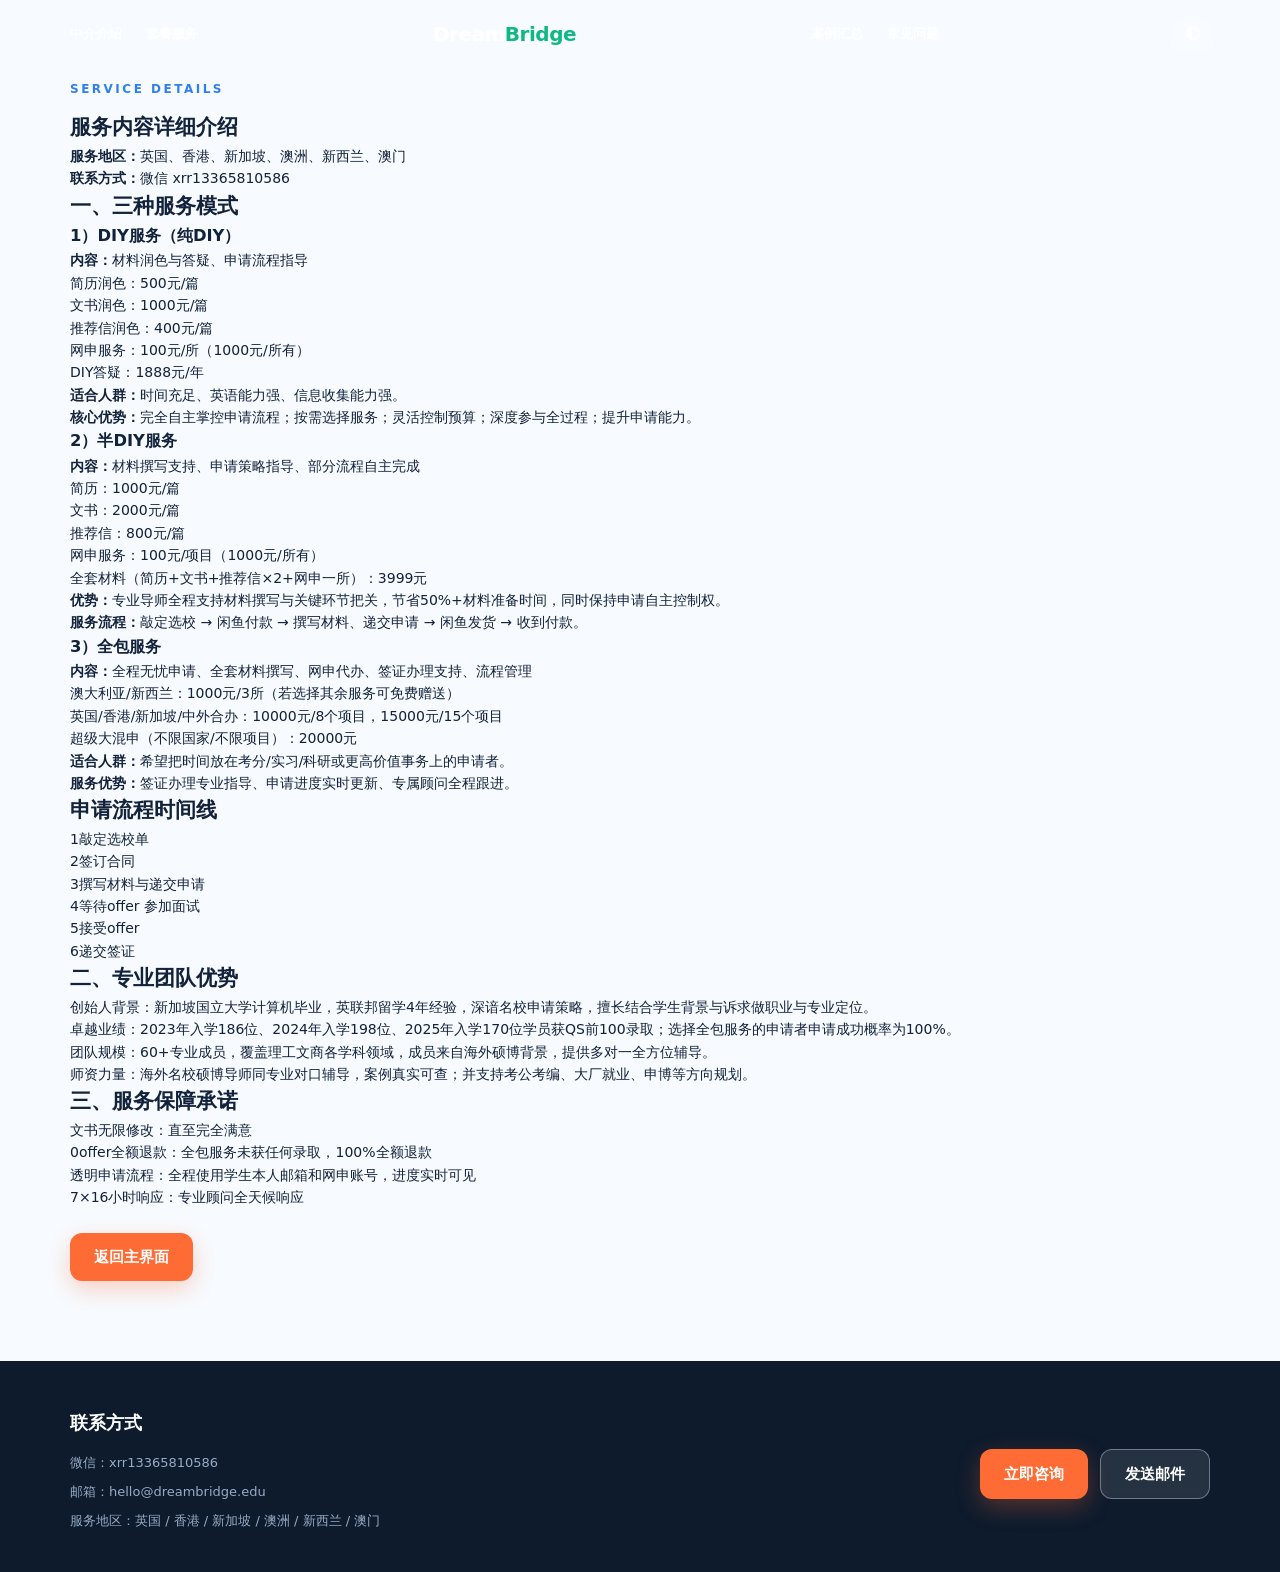
<file: package-2.html>
<!DOCTYPE html>
<html lang="zh-CN">
<head>
<meta charset="UTF-8">
<meta name="viewport" content="width=device-width, initial-scale=1.0">
<meta name="description" content="DreamBridge留学服务详细介绍，DIY、半DIY、全包三种服务模式，覆盖英国、香港、新加坡、澳洲、新西兰、澳门。">
<title>服务详情｜DreamBridge留学套餐介绍</title>
<style>
:root {
  --color-bg: #f7fbff;
  --color-surface: #ffffff;
  --color-surface-elevated: #ffffff;
  --color-text: #12223a;
  --color-text-secondary: #607086;
  --color-text-tertiary: #8a9bb0;
  --color-primary: #2f80ed;
  --color-primary-light: #eaf3ff;
  --color-primary-dark: #1a6fd6;
  --color-secondary: #10b981;
  --color-accent: #ff6b35;
  --color-accent-light: #fff5ef;
  --color-border: #e5edf6;
  --color-border-light: #f0f4f8;
  --shadow-sm: 0 2px 8px rgba(18, 34, 58, 0.06);
  --shadow-md: 0 8px 24px rgba(18, 34, 58, 0.08);
  --shadow-lg: 0 16px 48px rgba(18, 34, 58, 0.12);
  --shadow-xl: 0 24px 64px rgba(18, 34, 58, 0.16);
  --radius-sm: 8px;
  --radius-md: 12px;
  --radius-lg: 16px;
  --radius-xl: 20px;
  --radius-full: 999px;
  --space-1: 4px;
  --space-2: 8px;
  --space-3: 12px;
  --space-4: 16px;
  --space-5: 20px;
  --space-6: 24px;
  --space-8: 32px;
  --space-10: 40px;
  --space-12: 48px;
  --space-16: 64px;
  --space-20: 80px;
  --font-sans: Inter, system-ui, -apple-system, 'Segoe UI', sans-serif;
  --font-display: 'Ma Shan Zheng', cursive;
  --text-xs: 12px;
  --text-sm: 13px;
  --text-base: 14px;
  --text-md: 15px;
  --text-lg: 16px;
  --text-xl: 18px;
  --text-2xl: 20px;
  --text-3xl: 24px;
  --text-4xl: 32px;
  --text-5xl: 40px;
  --ease-out: cubic-bezier(0.16, 1, 0.3, 1);
  --ease-spring: cubic-bezier(0.34, 1.56, 0.64, 1);
  --duration-fast: 150ms;
  --duration-base: 250ms;
  --duration-slow: 400ms;
  --z-base: 1;
  --z-sticky: 50;
  --z-header: 100;
  --z-countdown: 101;
  --z-modal: 200;
  --z-toast: 300;
}
body.dark {
  --color-bg: #0b1220;
  --color-surface: #121f31;
  --color-surface-elevated: #18283d;
  --color-text: #e7effa;
  --color-text-secondary: #9bb0c8;
  --color-text-tertiary: #6b7f99;
  --color-primary-light: #1b2a41;
  --color-border: #24364f;
  --color-border-light: #1a2638;
  --shadow-sm: 0 2px 8px rgba(0, 0, 0, 0.3);
  --shadow-md: 0 8px 24px rgba(0, 0, 0, 0.4);
  --shadow-lg: 0 16px 48px rgba(0, 0, 0, 0.5);
  --shadow-xl: 0 24px 64px rgba(0, 0, 0, 0.6);
}
*, *::before, *::after { box-sizing: border-box; margin: 0; padding: 0; }
html { scroll-behavior: smooth; }
body {
  font-family: var(--font-sans);
  color: var(--color-text);
  background: var(--color-bg);
  line-height: 1.6;
  font-size: var(--text-base);
  -webkit-font-smoothing: antialiased;
  -moz-osx-font-smoothing: grayscale;
}
img { max-width: 100%; height: auto; display: block; }
button { font-family: inherit; cursor: pointer; border: none; background: none; }
input, select, textarea { font-family: inherit; font-size: inherit; }
a { color: inherit; text-decoration: none; }
ul, ol { list-style: none; }
.container { width: min(1140px, 92%); margin: 0 auto; }
.section { padding: var(--space-20) 0; }
.section-alt { background: var(--color-primary-light); }
.section-kicker {
  color: var(--color-primary);
  font-size: var(--text-xs);
  letter-spacing: 2.5px;
  text-transform: uppercase;
  font-weight: 700;
  margin-bottom: var(--space-3);
}
.section-title {
  font-size: clamp(var(--text-3xl), 4vw, var(--text-4xl));
  font-weight: 800;
  line-height: 1.2;
  margin-bottom: var(--space-4);
}

/* Header */
.header {
  position: fixed;
  top: 0;
  left: 0;
  right: 0;
  z-index: var(--z-header);
  background: transparent;
  transition: background var(--duration-base) ease, box-shadow var(--duration-base) ease;
}
.header.scrolled {
  background: rgba(18, 34, 58, 0.92);
  backdrop-filter: blur(12px) saturate(180%);
  box-shadow: var(--shadow-md);
}
.nav-wrap {
  display: flex;
  align-items: center;
  justify-content: space-between;
  padding: var(--space-4) 0;
}
.logo {
  font-size: var(--text-2xl);
  font-weight: 800;
  color: #fff;
  letter-spacing: -0.5px;
}
.logo span { color: var(--color-secondary); }
.nav-links { display: flex; gap: var(--space-6); }
.nav-links a {
  color: rgba(255,255,255,0.9);
  font-size: var(--text-sm);
  font-weight: 600;
  transition: opacity var(--duration-fast) ease;
}
.nav-links a:hover { opacity: 0.75; }
.theme-toggle {
  width: 36px;
  height: 36px;
  border-radius: var(--radius-md);
  background: rgba(255,255,255,0.12);
  border: 1px solid rgba(255,255,255,0.2);
  color: #fff;
  display: grid;
  place-items: center;
  font-size: var(--text-md);
  transition: all var(--duration-fast) ease;
}
.theme-toggle:hover { background: rgba(255,255,255,0.2); }

/* Countdown */
.countdown-bar {
  position: fixed;
  top: 0;
  left: 0;
  right: 0;
  z-index: var(--z-countdown);
  background: linear-gradient(90deg, var(--color-primary), var(--color-secondary));
  color: #fff;
  padding: var(--space-3) 0;
  font-size: var(--text-sm);
  font-weight: 600;
  text-align: center;
  transform: translateY(-100%);
  transition: transform var(--duration-base) var(--ease-out);
}
.countdown-bar.show { transform: translateY(0); }
.countdown-bar .container {
  display: flex;
  justify-content: center;
  align-items: center;
  gap: var(--space-3);
  flex-wrap: wrap;
}
.countdown-pill {
  background: rgba(255,255,255,0.2);
  padding: var(--space-1) var(--space-3);
  border-radius: var(--radius-sm);
  font-size: var(--text-xs);
}
.countdown-close {
  color: #fff;
  font-size: var(--text-lg);
  opacity: 0.7;
  transition: opacity var(--duration-fast);
  margin-left: var(--space-2);
}
.countdown-close:hover { opacity: 1; }

/* Hero */
.hero {
  min-height: 100vh;
  position: relative;
  display: grid;
  place-items: center;
  background: linear-gradient(135deg, #0f1c2e 0%, #1a3a5c 40%, #1e4d8b 100%);
  overflow: hidden;
  padding-top: 60px;
}
.hero::before {
  content: '';
  position: absolute;
  inset: 0;
  background-image:
    radial-gradient(circle at 20% 80%, rgba(47, 128, 237, 0.35) 0%, transparent 50%),
    radial-gradient(circle at 80% 20%, rgba(16, 185, 129, 0.25) 0%, transparent 50%),
    radial-gradient(circle at 50% 50%, rgba(255, 107, 53, 0.15) 0%, transparent 60%);
}
.hero-grid {
  position: absolute;
  inset: 0;
  background-image: radial-gradient(circle, rgba(255,255,255,0.06) 1px, transparent 1px);
  background-size: 48px 48px;
  mask-image: radial-gradient(ellipse at center, black 40%, transparent 80%);
  -webkit-mask-image: radial-gradient(ellipse at center, black 40%, transparent 80%);
}
.hero-blob {
  position: absolute;
  border-radius: 50%;
  filter: blur(100px);
  opacity: 0.25;
}
.hero-blob-1 {
  width: 500px;
  height: 500px;
  background: var(--color-primary);
  top: -150px;
  right: -150px;
  animation: blobFloat 8s ease-in-out infinite;
}
.hero-blob-2 {
  width: 400px;
  height: 400px;
  background: var(--color-secondary);
  bottom: -100px;
  left: -100px;
  opacity: 0.15;
  animation: blobFloat 10s ease-in-out infinite reverse;
}
@keyframes blobFloat {
  0%, 100% { transform: translate(0, 0) scale(1); }
  50% { transform: translate(30px, -30px) scale(1.1); }
}
.hero-content {
  position: relative;
  z-index: var(--z-base);
  color: #fff;
  text-align: center;
  max-width: 680px;
  padding: 0 var(--space-5);
}
.hero-tag {
  display: inline-block;
  background: rgba(255,255,255,0.1);
  border: 1px solid rgba(255,255,255,0.2);
  color: #eaf3ff;
  padding: var(--space-2) var(--space-4);
  border-radius: var(--radius-full);
  font-size: var(--text-xs);
  font-weight: 600;
  letter-spacing: 1.5px;
  text-transform: uppercase;
  margin-bottom: var(--space-6);
  backdrop-filter: blur(4px);
}
.hero-title {
  font-size: clamp(var(--text-4xl), 5vw, var(--text-5xl));
  font-weight: 800;
  line-height: 1.15;
  margin-bottom: var(--space-5);
  letter-spacing: -0.5px;
}
.hero-title .highlight {
  color: var(--color-secondary);
  position: relative;
}
.hero-title .highlight::after {
  content: '';
  position: absolute;
  bottom: 4px;
  left: 0;
  right: 0;
  height: 8px;
  background: var(--color-secondary);
  opacity: 0.25;
  border-radius: 4px;
  z-index: -1;
}
.hero-subtitle {
  font-size: clamp(var(--text-md), 2vw, var(--text-lg));
  color: rgba(255,255,255,0.85);
  line-height: 1.7;
  margin-bottom: var(--space-8);
  max-width: 520px;
  margin-left: auto;
  margin-right: auto;
}
.hero-cta {
  display: flex;
  gap: var(--space-4);
  justify-content: center;
  flex-wrap: wrap;
}
.hero-stats {
  display: flex;
  gap: var(--space-10);
  justify-content: center;
  margin-top: var(--space-10);
  flex-wrap: wrap;
}
.hero-stat { text-align: center; }
.hero-stat-value {
  display: block;
  font-size: var(--text-3xl);
  font-weight: 800;
  color: #fff;
  line-height: 1;
}
.hero-stat-label {
  font-size: var(--text-xs);
  color: rgba(255,255,255,0.7);
  margin-top: var(--space-2);
}
.hero-scroll {
  position: absolute;
  bottom: var(--space-8);
  left: 50%;
  transform: translateX(-50%);
  display: flex;
  flex-direction: column;
  align-items: center;
  gap: var(--space-2);
  color: rgba(255,255,255,0.5);
  font-size: var(--text-xs);
  z-index: var(--z-base);
}
.mouse-icon {
  width: 22px;
  height: 34px;
  border: 2px solid rgba(255,255,255,0.35);
  border-radius: 12px;
  position: relative;
}
.mouse-icon::before {
  content: '';
  position: absolute;
  top: 6px;
  left: 50%;
  transform: translateX(-50%);
  width: 4px;
  height: 6px;
  background: rgba(255,255,255,0.6);
  border-radius: 2px;
  animation: scrollDown 1.8s infinite;
}
@keyframes scrollDown {
  0% { opacity: 1; top: 6px; }
  100% { opacity: 0; top: 18px; }
}

/* Buttons */
.btn {
  display: inline-flex;
  align-items: center;
  justify-content: center;
  gap: var(--space-2);
  padding: var(--space-3) var(--space-6);
  border-radius: var(--radius-md);
  font-weight: 700;
  font-size: var(--text-md);
  transition: all var(--duration-base) var(--ease-out);
  cursor: pointer;
  border: none;
}
.btn-primary {
  background: var(--color-accent);
  color: #fff;
  box-shadow: 0 8px 24px rgba(255, 107, 53, 0.3);
}
.btn-primary:hover {
  transform: translateY(-2px);
  box-shadow: 0 12px 32px rgba(255, 107, 53, 0.4);
}
.btn-primary:active { transform: scale(0.98); }
.btn-secondary {
  background: rgba(255,255,255,0.1);
  color: #fff;
  border: 1.5px solid rgba(255,255,255,0.35);
  backdrop-filter: blur(4px);
}
.btn-secondary:hover {
  background: rgba(255,255,255,0.18);
  border-color: rgba(255,255,255,0.5);
}
.btn-sm { padding: var(--space-2) var(--space-4); font-size: var(--text-sm); }

/* Marquee */
.marquee-section {
  background: linear-gradient(180deg, var(--color-primary-light) 0%, var(--color-bg) 100%);
  padding: var(--space-16) 0 var(--space-10);
  overflow: hidden;
}
.marquee-track {
  display: flex;
  gap: var(--space-5);
  animation: marquee 35s linear infinite;
  width: max-content;
}
.marquee-track:hover { animation-play-state: paused; }
@keyframes marquee {
  0% { transform: translateX(0); }
  100% { transform: translateX(-50%); }
}
.marquee-card {
  background: var(--color-surface);
  border: 1px solid var(--color-border);
  border-radius: var(--radius-lg);
  padding: var(--space-5) var(--space-6);
  box-shadow: var(--shadow-md);
  min-width: 300px;
  display: flex;
  flex-direction: column;
  gap: var(--space-2);
  transition: transform var(--duration-base) var(--ease-out);
  cursor: default;
}
.marquee-card:hover { transform: translateY(-4px); }
.marquee-from { font-size: var(--text-sm); color: var(--color-text-secondary); }
.marquee-arrow { font-size: var(--text-xl); color: var(--color-primary); font-weight: 800; line-height: 1; }
.marquee-to { font-size: var(--text-md); font-weight: 700; color: var(--color-text); }
.marquee-tag {
  display: inline-flex;
  width: fit-content;
  background: linear-gradient(135deg, var(--color-accent), #ff8f5a);
  color: #fff;
  padding: var(--space-1) var(--space-3);
  border-radius: var(--radius-sm);
  font-size: var(--text-xs);
  font-weight: 700;
  margin-top: var(--space-1);
}

/* About */
.about-grid {
  display: grid;
  grid-template-columns: 1.3fr 1fr;
  gap: var(--space-10);
  align-items: start;
}
.about-text p {
  color: var(--color-text-secondary);
  font-size: var(--text-md);
  line-height: 1.8;
  margin-bottom: var(--space-6);
}
.team-card {
  background: var(--color-surface);
  border: 1px solid var(--color-border);
  border-radius: var(--radius-lg);
  box-shadow: var(--shadow-md);
  padding: var(--space-6);
  position: relative;
  overflow: hidden;
}
.team-card::before {
  content: '';
  position: absolute;
  top: 0;
  left: 0;
  right: 0;
  height: 4px;
  background: linear-gradient(90deg, var(--color-primary), var(--color-secondary));
}
.team-card h3 { font-size: var(--text-xl); margin-bottom: var(--space-4); }
.team-card li {
  padding: var(--space-3) 0;
  border-bottom: 1px solid var(--color-border-light);
  font-size: var(--text-md);
}
.team-card li:last-child { border-bottom: none; }
.signature {
  font-family: var(--font-display);
  font-size: var(--text-2xl);
  color: var(--color-accent);
  margin-top: var(--space-4);
}
.metrics { display: grid; grid-template-columns: repeat(3, 1fr); gap: var(--space-4); }
.metric-item {
  background: var(--color-surface);
  padding: var(--space-5) var(--space-4);
  border-radius: var(--radius-md);
  border: 1px solid var(--color-border);
  text-align: center;
  transition: all var(--duration-base) var(--ease-out);
}
.metric-item:hover {
  transform: translateY(-3px);
  box-shadow: var(--shadow-lg);
}
.metric-value {
  font-size: var(--text-3xl);
  font-weight: 800;
  color: var(--color-primary);
  line-height: 1;
}
.metric-label {
  font-size: var(--text-xs);
  color: var(--color-text-secondary);
  margin-top: var(--space-2);
}

/* Plans */
.plan-toggle {
  display: flex;
  gap: var(--space-2);
  justify-content: center;
  margin-bottom: var(--space-6);
}
.plan-toggle-btn {
  padding: var(--space-2) var(--space-5);
  border: 1px solid var(--color-border);
  background: var(--color-surface);
  border-radius: var(--radius-md);
  font-weight: 600;
  font-size: var(--text-sm);
  transition: all var(--duration-fast) ease;
  color: var(--color-text-secondary);
  cursor: pointer;
}
.plan-toggle-btn.active {
  background: var(--color-primary);
  color: #fff;
  border-color: var(--color-primary);
}
.plan-toggle-btn:not(.active):hover {
  background: var(--color-primary-light);
  color: var(--color-primary);
}
.cards-grid { display: grid; grid-template-columns: repeat(3, 1fr); gap: var(--space-5); }
.plan-card {
  background: var(--color-surface);
  border: 1px solid var(--color-border);
  border-radius: var(--radius-lg);
  box-shadow: var(--shadow-md);
  padding: var(--space-6);
  transition: all var(--duration-base) var(--ease-out);
  position: relative;
  overflow: hidden;
}
.plan-card:hover {
  transform: translateY(-6px);
  box-shadow: var(--shadow-lg);
}
.plan-card::after {
  content: '';
  position: absolute;
  top: 0;
  left: 0;
  right: 0;
  height: 3px;
  background: linear-gradient(90deg, var(--color-primary), var(--color-secondary));
  opacity: 0;
  transition: opacity var(--duration-base) ease;
}
.plan-card:hover::after { opacity: 1; }
.plan-card.featured {
  border: 2px solid var(--color-primary);
  transform: scale(1.02);
}
.plan-card.featured:hover { transform: scale(1.02) translateY(-6px); }
.plan-badge {
  position: absolute;
  top: var(--space-3);
  right: var(--space-3);
  background: var(--color-primary);
  color: #fff;
  font-size: var(--text-xs);
  font-weight: 700;
  padding: var(--space-1) var(--space-3);
  border-radius: var(--radius-sm);
}
.plan-name { font-size: var(--text-lg); font-weight: 700; margin-bottom: var(--space-2); }
.plan-desc {
  font-size: var(--text-sm);
  color: var(--color-text-secondary);
  margin-bottom: var(--space-4);
  line-height: 1.6;
}
.plan-price {
  font-size: var(--text-2xl);
  font-weight: 800;
  color: var(--color-secondary);
  margin-bottom: var(--space-4);
}
.plan-list {
  padding-left: var(--space-5);
  color: var(--color-text-secondary);
  font-size: var(--text-sm);
  line-height: 2;
}
.compare-table {
  width: 100%;
  border-collapse: separate;
  border-spacing: 0;
  background: var(--color-surface);
  border-radius: var(--radius-lg);
  overflow: hidden;
  box-shadow: var(--shadow-md);
  display: none;
}
.compare-table.active { display: table; }
.compare-table th, .compare-table td {
  padding: var(--space-4) var(--space-5);
  text-align: center;
  border-bottom: 1px solid var(--color-border);
  font-size: var(--text-sm);
}
.compare-table th {
  background: var(--color-primary-light);
  font-weight: 700;
  color: var(--color-text);
}
.compare-table td:first-child { text-align: left; font-weight: 600; }
.compare-table tr:last-child td { border-bottom: none; }
.compare-table tr:hover td { background: var(--color-primary-light); }
.icon-check { color: var(--color-secondary); font-size: 18px; }
.icon-cross { color: var(--color-text-tertiary); font-size: 18px; }
.icon-half { color: var(--color-primary); font-size: 18px; }

/* 院校档次标签颜色 */
.pill-tier-985 { background: linear-gradient(135deg, #f59e0b, #d97706) !important; color: #fff !important; }
.pill-tier-211 { background: linear-gradient(135deg, #3b82f6, #2563eb) !important; color: #fff !important; }
.pill-tier-shuangfei { background: linear-gradient(135deg, #ff6b6b, #ee5a6f) !important; color: #fff !important; }
.pill-tier-overseas { background: linear-gradient(135deg, #8b5cf6, #7c3aed) !important; color: #fff !important; }

/* 智能评估器样式 */
.eval-card {
  background: var(--color-surface);
  border: 1px solid var(--color-border);
  border-radius: var(--radius-xl);
  padding: var(--space-8);
  box-shadow: var(--shadow-lg);
  max-width: 800px;
  margin: 0 auto;
}
.eval-form {
  display: grid;
  grid-template-columns: repeat(2, 1fr);
  gap: var(--space-5);
}
.eval-field {
  display: flex;
  flex-direction: column;
  gap: var(--space-2);
}
.eval-field label {
  font-size: var(--text-sm);
  font-weight: 600;
  color: var(--color-text);
}
.eval-field input, .eval-field select {
  padding: var(--space-3) var(--space-4);
  border: 1px solid var(--color-border);
  border-radius: var(--radius-md);
  background: var(--color-bg);
  color: var(--color-text);
  font-size: var(--text-sm);
  width: 100%;
}
.eval-field input:focus, .eval-field select:focus {
  outline: none;
  border-color: var(--color-primary);
  box-shadow: 0 0 0 3px rgba(47, 128, 237, 0.1);
}
.eval-tier-tag {
  display: none;
  padding: var(--space-1) var(--space-3);
  border-radius: var(--radius-sm);
  font-size: var(--text-xs);
  font-weight: 700;
  margin-top: var(--space-2);
  width: fit-content;
}
.eval-result {
  margin-top: var(--space-10);
  display: none;
  animation: fadeIn var(--duration-slow) ease;
}
.eval-result.show { display: block; }
.eval-category { margin-bottom: var(--space-8); }
.eval-category-title {
  font-size: var(--text-xl);
  font-weight: 800;
  margin-bottom: var(--space-4);
  display: flex;
  align-items: center;
  gap: var(--space-2);
}
.eval-reach .eval-category-title { color: #dc2626; }
.eval-match .eval-category-title { color: #059669; }
.eval-safe .eval-category-title { color: #2563eb; }
.eval-grid {
  display: grid;
  grid-template-columns: repeat(auto-fill, minmax(280px, 1fr));
  gap: var(--space-4);
}
.eval-case-card {
  background: var(--color-surface);
  border: 1px solid var(--color-border);
  border-radius: var(--radius-lg);
  padding: var(--space-5);
  cursor: pointer;
  transition: all var(--duration-base) var(--ease-out);
}
.eval-case-card:hover {
  transform: translateY(-3px);
  box-shadow: var(--shadow-md);
  border-color: var(--color-primary);
}
.eval-case-header {
  display: flex;
  justify-content: space-between;
  align-items: center;
  margin-bottom: var(--space-3);
}
.eval-case-school { font-weight: 700; font-size: var(--text-sm); }
.eval-case-meta {
  font-size: var(--text-xs);
  color: var(--color-text-secondary);
  margin-bottom: var(--space-3);
}
.eval-case-offers {
  display: flex;
  flex-direction: column;
  gap: var(--space-2);
}
.eval-offer-item {
  display: flex;
  justify-content: space-between;
  align-items: center;
  padding: var(--space-2) var(--space-3);
  background: var(--color-primary-light);
  border-radius: var(--radius-sm);
  font-size: var(--text-xs);
}
.eval-match-score {
  margin-top: var(--space-2);
  font-size: var(--text-xs);
  color: var(--color-text-tertiary);
}
.eval-empty {
  text-align: center;
  padding: var(--space-8);
  color: var(--color-text-secondary);
}

/* Cases */
.stats-bar {
  display: grid;
  grid-template-columns: repeat(3, 1fr);
  gap: var(--space-4);
  margin-bottom: var(--space-8);
}
.stat-pill {
  background: var(--color-surface);
  border: 1px solid var(--color-border);
  border-radius: var(--radius-md);
  padding: var(--space-5) var(--space-4);
  box-shadow: var(--shadow-sm);
  text-align: center;
  transition: all var(--duration-base) var(--ease-out);
}
.stat-pill:hover { transform: translateY(-2px); box-shadow: var(--shadow-md); }
.stat-number {
  font-size: var(--text-3xl);
  font-weight: 800;
  color: var(--color-primary);
  line-height: 1;
}
.stat-label {
  font-size: var(--text-xs);
  color: var(--color-text-secondary);
  margin-top: var(--space-2);
}
.filter-row {
  display: grid;
  grid-template-columns: 2fr repeat(3, 1fr);
  gap: var(--space-3);
  margin-bottom: var(--space-4);
}
.filter-input, .filter-select {
  padding: var(--space-3) var(--space-4);
  border: 1px solid var(--color-border);
  border-radius: var(--radius-md);
  background: var(--color-surface);
  color: var(--color-text);
  font-size: var(--text-sm);
  width: 100%;
  transition: all var(--duration-fast) ease;
}
.filter-input:focus, .filter-select:focus {
  outline: none;
  border-color: var(--color-primary);
  box-shadow: 0 0 0 3px rgba(47, 128, 237, 0.1);
}
.quick-tags {
  display: flex;
  gap: var(--space-2);
  margin-bottom: var(--space-4);
  flex-wrap: wrap;
}
.quick-tag {
  padding: var(--space-2) var(--space-4);
  border: 1px solid var(--color-border);
  background: var(--color-surface);
  border-radius: var(--radius-full);
  cursor: pointer;
  font-size: var(--text-sm);
  font-weight: 600;
  color: var(--color-text-secondary);
  transition: all var(--duration-fast) ease;
  user-select: none;
}
.quick-tag:hover {
  border-color: var(--color-primary);
  color: var(--color-primary);
  background: var(--color-primary-light);
}
.quick-tag.active {
  background: var(--color-primary);
  color: #fff;
  border-color: var(--color-primary);
}
.tier-filter-row {
  display: flex;
  gap: var(--space-2);
  margin-bottom: var(--space-6);
  flex-wrap: wrap;
  align-items: center;
}
.tier-filter-label {
  font-size: var(--text-sm);
  font-weight: 600;
  color: var(--color-text-secondary);
  margin-right: var(--space-2);
}
.tier-tag {
  padding: var(--space-2) var(--space-4);
  border: 1px solid var(--color-border);
  background: var(--color-surface);
  border-radius: var(--radius-full);
  cursor: pointer;
  font-size: var(--text-sm);
  font-weight: 600;
  color: var(--color-text-secondary);
  transition: all var(--duration-fast) ease;
  user-select: none;
}
.tier-tag:hover {
  border-color: var(--color-primary);
  color: var(--color-primary);
  background: var(--color-primary-light);
}
.tier-tag.active {
  background: var(--color-primary);
  color: #fff;
  border-color: var(--color-primary);
}
.charts-grid {
  display: grid;
  grid-template-columns: repeat(3, 1fr);
  gap: var(--space-4);
  margin-bottom: var(--space-6);
}
.chart-card {
  background: var(--color-surface);
  border: 1px solid var(--color-border);
  border-radius: var(--radius-lg);
  padding: var(--space-5);
  box-shadow: var(--shadow-sm);
}
.chart-title {
  font-size: var(--text-sm);
  font-weight: 700;
  color: var(--color-text);
  margin-bottom: var(--space-4);
  display: flex;
  align-items: center;
  gap: var(--space-2);
}
.bar-chart { display: flex; flex-direction: column; gap: var(--space-3); }
.bar-row { display: flex; align-items: center; gap: var(--space-3); }
.bar-label {
  width: 100px;
  font-size: var(--text-xs);
  color: var(--color-text-secondary);
  text-align: right;
  flex-shrink: 0;
}
.bar-track {
  flex: 1;
  height: 28px;
  background: var(--color-border-light);
  border-radius: var(--radius-sm);
  overflow: hidden;
}
.bar-fill {
  height: 100%;
  background: linear-gradient(90deg, var(--color-primary), var(--color-secondary));
  border-radius: var(--radius-sm);
  display: flex;
  align-items: center;
  justify-content: flex-end;
  padding-right: var(--space-2);
  min-width: 36px;
  transition: width 1s var(--ease-out);
}
.bar-value { font-size: var(--text-xs); font-weight: 700; color: #fff; }
.cases-grid {
  display: grid;
  grid-template-columns: repeat(auto-fill, minmax(360px, 1fr));
  gap: var(--space-5);
  min-height: 200px;
}
.case-card {
  background: var(--color-surface);
  border: 1px solid var(--color-border);
  border-radius: var(--radius-lg);
  padding: var(--space-5);
  box-shadow: var(--shadow-sm);
  transition: all var(--duration-base) var(--ease-out);
  cursor: pointer;
}
.case-card:hover {
  transform: translateY(-4px);
  box-shadow: var(--shadow-lg);
  border-color: var(--color-primary);
}
.case-header {
  display: flex;
  justify-content: space-between;
  align-items: start;
  margin-bottom: var(--space-3);
  gap: var(--space-2);
}
.case-title {
  font-size: var(--text-md);
  font-weight: 700;
  color: var(--color-text);
  line-height: 1.4;
}
/* 移除了 case-badge 样式，不再使用 */
.case-pills {
  display: flex;
  flex-wrap: wrap;
  gap: var(--space-2);
  margin-bottom: var(--space-3);
}
.pill {
  display: inline-block;
  background: var(--color-primary-light);
  color: var(--color-primary-dark);
  padding: var(--space-1) var(--space-3);
  border-radius: var(--radius-full);
  font-size: var(--text-xs);
  font-weight: 600;
}
.case-meta {
  display: grid;
  grid-template-columns: repeat(2, 1fr);
  gap: var(--space-2);
}
.meta-item {
  background: var(--color-primary-light);
  border: 1px solid var(--color-border);
  border-radius: var(--radius-md);
  padding: var(--space-3);
}
.meta-label {
  font-size: var(--text-xs);
  color: var(--color-text-tertiary);
  margin-bottom: var(--space-1);
}
.meta-value { font-weight: 700; font-size: var(--text-sm); color: var(--color-text); }
.offer-section {
  margin-top: var(--space-4);
  padding-top: var(--space-4);
  border-top: 1px dashed var(--color-border);
}
.offer-title {
  font-size: var(--text-sm);
  font-weight: 700;
  color: var(--color-primary);
  margin-bottom: var(--space-3);
}
.offer-list { display: flex; flex-direction: column; gap: var(--space-2); }
.offer-item {
  display: grid;
  grid-template-columns: 1fr 1fr auto;
  gap: var(--space-3);
  background: var(--color-primary-light);
  border: 1px solid var(--color-border);
  padding: var(--space-3);
  border-radius: var(--radius-md);
  align-items: center;
}
.offer-school { font-weight: 700; color: var(--color-text); font-size: var(--text-sm); }
.offer-major { color: var(--color-text-secondary); font-size: var(--text-xs); }
.offer-rank {
  font-weight: 700;
  color: var(--color-accent);
  font-size: var(--text-xs);
  white-space: nowrap;
}
.offer-more {
  color: var(--color-text-tertiary);
  font-size: var(--text-xs);
  text-align: center;
  padding: var(--space-1) 0;
}
.no-results {
  text-align: center;
  padding: var(--space-16) var(--space-5);
  color: var(--color-text-secondary);
  font-size: var(--text-lg);
  grid-column: 1 / -1;
}
.pagination {
  display: flex;
  justify-content: center;
  align-items: center;
  gap: var(--space-2);
  margin-top: var(--space-8);
  flex-wrap: wrap;
}
.page-btn {
  padding: var(--space-3) var(--space-4);
  border: 1px solid var(--color-border);
  background: var(--color-surface);
  border-radius: var(--radius-md);
  cursor: pointer;
  font-weight: 600;
  font-size: var(--text-sm);
  color: var(--color-text);
  transition: all var(--duration-fast) ease;
  min-width: 40px;
}
.page-btn:hover:not(:disabled) {
  background: var(--color-primary-light);
  border-color: var(--color-primary);
  color: var(--color-primary);
}
.page-btn.active {
  background: var(--color-primary);
  color: #fff;
  border-color: var(--color-primary);
}
.page-btn:disabled { opacity: 0.4; cursor: not-allowed; }
.page-info {
  padding: var(--space-3) var(--space-4);
  color: var(--color-text-secondary);
  font-size: var(--text-sm);
}
.data-tip {
  text-align: center;
  color: var(--color-text-tertiary);
  font-size: var(--text-xs);
  margin-top: var(--space-4);
}

/* Case Modal */
.case-modal {
  position: fixed;
  inset: 0;
  background: rgba(10, 20, 36, 0.7);
  display: none;
  place-items: center;
  z-index: var(--z-modal);
  backdrop-filter: blur(8px);
  padding: var(--space-5);
  overflow-y: auto;
}
.case-modal.show { display: grid; }
.case-detail {
  background: var(--color-surface);
  border-radius: var(--radius-xl);
  box-shadow: var(--shadow-xl);
  max-width: 640px;
  width: 100%;
  max-height: 90vh;
  overflow-y: auto;
  position: relative;
  animation: modalIn var(--duration-slow) var(--ease-out);
}
@keyframes modalIn {
  from { opacity: 0; transform: scale(0.95) translateY(20px); }
  to { opacity: 1; transform: scale(1) translateY(0); }
}
.case-detail-close {
  position: absolute;
  top: var(--space-4);
  right: var(--space-4);
  width: 36px;
  height: 36px;
  display: grid;
  place-items: center;
  border-radius: 50%;
  font-size: var(--text-xl);
  color: var(--color-text-secondary);
  transition: all var(--duration-fast) ease;
  z-index: 10;
}
.case-detail-close:hover {
  background: var(--color-border-light);
  color: var(--color-text);
}
.case-detail-header { padding: var(--space-8) var(--space-8) 0; }
.case-detail-header h2 { font-size: var(--text-xl); margin-bottom: var(--space-3); }
.case-detail-body { padding: 0 var(--space-8) var(--space-8); }
.case-detail-meta {
  display: grid;
  grid-template-columns: repeat(2, 1fr);
  gap: var(--space-3);
  margin: var(--space-5) 0;
}
.detail-meta-block {
  background: var(--color-primary-light);
  border-radius: var(--radius-md);
  padding: var(--space-4);
}
.detail-meta-block label {
  font-size: var(--text-xs);
  color: var(--color-text-tertiary);
  display: block;
  margin-bottom: var(--space-1);
}
.detail-meta-block value {
  font-weight: 700;
  font-size: var(--text-sm);
  color: var(--color-text);
}
.case-detail-offers { margin-top: var(--space-6); }
.case-detail-offers h4 {
  font-size: var(--text-sm);
  color: var(--color-primary);
  margin-bottom: var(--space-4);
  font-weight: 700;
}
.detail-offer-item {
  display: flex;
  justify-content: space-between;
  align-items: center;
  padding: var(--space-3) var(--space-4);
  background: var(--color-primary-light);
  border: 1px solid var(--color-border);
  border-radius: var(--radius-md);
  margin-bottom: var(--space-2);
}
.detail-offer-school { font-weight: 700; font-size: var(--text-sm); }
.detail-offer-major { font-size: var(--text-xs); color: var(--color-text-secondary); }
.detail-offer-rank {
  font-weight: 700;
  color: var(--color-accent);
  font-size: var(--text-sm);
}
.case-detail-cta {
  padding: var(--space-6) var(--space-8);
  border-top: 1px solid var(--color-border);
  text-align: center;
}
.case-detail-cta p {
  color: var(--color-text-secondary);
  font-size: var(--text-sm);
  margin-bottom: var(--space-4);
}

/* Testimonials */
.testimonials-grid {
  display: grid;
  grid-template-columns: repeat(3, 1fr);
  gap: var(--space-4);
}
.testimonial-card {
  background: var(--color-surface);
  border: 1px solid var(--color-border);
  border-radius: var(--radius-lg);
  box-shadow: var(--shadow-sm);
  padding: var(--space-6);
  transition: all var(--duration-base) var(--ease-out);
}
.testimonial-card:hover { transform: translateY(-3px); box-shadow: var(--shadow-md); }
.testimonial-avatar {
  width: 48px;
  height: 48px;
  border-radius: 50%;
  background: linear-gradient(135deg, var(--color-primary), var(--color-secondary));
  display: grid;
  place-items: center;
  color: #fff;
  font-weight: 700;
  font-size: var(--text-lg);
  margin-bottom: var(--space-4);
}
.testimonial-card h3 { font-size: var(--text-md); margin-bottom: var(--space-2); }
.testimonial-card p {
  color: var(--color-text-secondary);
  font-size: var(--text-sm);
  line-height: 1.7;
}

/* FAQ */
.accordion-item { border-bottom: 1px solid var(--color-border); }
.accordion-btn {
  width: 100%;
  text-align: left;
  padding: var(--space-5) 0;
  background: none;
  border: none;
  font-weight: 600;
  font-size: var(--text-md);
  cursor: pointer;
  display: flex;
  justify-content: space-between;
  align-items: center;
  color: var(--color-text);
  transition: color var(--duration-fast) ease;
}
.accordion-btn:hover { color: var(--color-primary); }
.accordion-btn::after {
  content: '+';
  font-size: var(--text-xl);
  color: var(--color-primary);
  transition: transform var(--duration-base) var(--ease-spring);
  flex-shrink: 0;
  margin-left: var(--space-4);
}
.accordion-item.open .accordion-btn::after { content: '−'; transform: rotate(0); }
.accordion-panel {
  display: none;
  color: var(--color-text-secondary);
  padding-bottom: var(--space-5);
  line-height: 1.8;
  font-size: var(--text-sm);
}
.accordion-item.open .accordion-panel {
  display: block;
  animation: fadeIn var(--duration-base) ease;
}
@keyframes fadeIn {
  from { opacity: 0; transform: translateY(-4px); }
  to { opacity: 1; transform: translateY(0); }
}

/* Footer */
.footer {
  background: #0d1b2d;
  color: #b0c4de;
  padding: var(--space-12) 0 var(--space-8);
}
.footer-grid {
  display: flex;
  justify-content: space-between;
  gap: var(--space-8);
  align-items: center;
}
.footer h2 { color: #fff; font-size: var(--text-xl); margin-bottom: var(--space-4); }
.footer p { margin: var(--space-2) 0; font-size: var(--text-sm); opacity: 0.85; }
.footer-actions { display: flex; gap: var(--space-3); flex-wrap: wrap; }

/* Mobile CTA */
.mobile-cta {
  position: fixed;
  bottom: 0;
  left: 0;
  right: 0;
  background: var(--color-surface);
  border-top: 1px solid var(--color-border);
  padding: var(--space-3) var(--space-4);
  display: none;
  gap: var(--space-3);
  align-items: center;
  z-index: var(--z-sticky);
  box-shadow: 0 -4px 20px rgba(0,0,0,0.08);
}
.mobile-cta-wx {
  font-size: var(--text-sm);
  color: var(--color-text);
  font-weight: 600;
  flex: 1;
  white-space: nowrap;
  overflow: hidden;
  text-overflow: ellipsis;
}

/* Back to top */
.to-top {
  position: fixed;
  right: var(--space-5);
  bottom: 80px;
  width: 44px;
  height: 44px;
  border-radius: 50%;
  background: var(--color-accent);
  color: #fff;
  font-size: var(--text-lg);
  display: none;
  place-items: center;
  cursor: pointer;
  box-shadow: 0 4px 16px rgba(255,107,53,0.3);
  transition: all var(--duration-base) var(--ease-out);
  z-index: 97;
  border: none;
}
.to-top.show { display: grid; }
.to-top:hover {
  transform: translateY(-3px);
  box-shadow: 0 6px 20px rgba(255,107,53,0.4);
}

/* QR Modal */
.qr-modal {
  position: fixed;
  inset: 0;
  background: rgba(10, 20, 36, 0.65);
  display: none;
  place-items: center;
  z-index: var(--z-modal);
  backdrop-filter: blur(6px);
  padding: var(--space-5);
}
.qr-modal.show { display: grid; }
.qr-card {
  background: var(--color-surface);
  border-radius: var(--radius-xl);
  padding: var(--space-8);
  text-align: center;
  position: relative;
  box-shadow: var(--shadow-xl);
  max-width: 360px;
  width: 100%;
  animation: modalIn var(--duration-slow) var(--ease-out);
}
.qr-fallback {
  width: 200px;
  height: 200px;
  margin: var(--space-4) auto;
  background: linear-gradient(135deg, #07c160, #059142);
  border-radius: var(--radius-md);
  display: flex;
  flex-direction: column;
  align-items: center;
  justify-content: center;
  color: #fff;
  gap: var(--space-3);
}
.qr-fallback svg {
  width: 64px;
  height: 64px;
  opacity: 0.9;
}
.qr-fallback span {
  font-size: var(--text-sm);
  font-weight: 700;
  letter-spacing: 1px;
}
.qr-wxid {
  font-size: var(--text-lg);
  font-weight: 800;
  color: var(--color-primary);
  margin-top: var(--space-2);
  letter-spacing: 1px;
}
.qr-close {
  position: absolute;
  right: var(--space-4);
  top: var(--space-3);
  background: none;
  border: none;
  font-size: var(--text-2xl);
  cursor: pointer;
  color: var(--color-text-secondary);
  width: 36px;
  height: 36px;
  display: grid;
  place-items: center;
  border-radius: 50%;
  transition: all var(--duration-fast) ease;
}
.qr-close:hover {
  background: var(--color-border-light);
  color: var(--color-text);
}

/* Animations */
.fade-in {
  opacity: 0;
  transform: translateY(24px);
  transition: opacity var(--duration-slow) var(--ease-out), transform var(--duration-slow) var(--ease-out);
}
.fade-in.visible { opacity: 1; transform: translateY(0); }

/* Responsive */
@media (max-width: 768px) {
  .nav-links { display: none; }
  .about-grid { grid-template-columns: 1fr; }
  .cards-grid { grid-template-columns: 1fr; }
  .testimonials-grid { grid-template-columns: 1fr; }
  .stats-bar { grid-template-columns: repeat(3, 1fr); }
  .charts-grid { grid-template-columns: 1fr; }
  .filter-row { grid-template-columns: 1fr; }
  .cases-grid { grid-template-columns: 1fr; }
  .footer-grid { flex-direction: column; text-align: center; }
  .footer-actions { justify-content: center; }
  .mobile-cta { display: flex; }
  .to-top { bottom: 72px; right: var(--space-4); }
  .case-detail { max-height: 85vh; }
  .case-detail-meta { grid-template-columns: 1fr; }
  .hero-stats { gap: var(--space-6); }
  .marquee-card { min-width: 260px; padding: var(--space-4); }
  .section { padding: var(--space-12) 0; }
  .eval-form { grid-template-columns: 1fr; }
  .eval-grid { grid-template-columns: 1fr; }
}
@media (min-width: 769px) and (max-width: 1024px) {
  .cards-grid { grid-template-columns: repeat(2, 1fr); }
  .charts-grid { grid-template-columns: repeat(2, 1fr); }
  .stats-bar { grid-template-columns: repeat(3, 1fr); }
}
</style>
<base target="_blank">
</head>
<body>

<header class="header" id="topHeader">
  <div class="container nav-wrap">
    <nav class="nav-links">
      <a href="index.html#about">中介介绍</a>
      <a href="package.html">套餐服务</a>
    </nav>
    <a href="index.html" class="logo">Dream<span>Bridge</span></a>
    <nav class="nav-links">
      <a href="cases.html">案例汇总</a>
      <a href="index.html#faq">常见问题</a>
    </nav>
    <button class="theme-toggle" id="themeToggle">🌓</button>
  </div>
</header>

<main>

<section class="section">
  <div class="container fade-in visible">
    <p class="section-kicker">Service Details</p>
    <h1>服务内容详细介绍</h1>
    <p><strong>服务地区：</strong>英国、香港、新加坡、澳洲、新西兰、澳门</p>
    <p><strong>联系方式：</strong>微信 xrr13365810586</p>

    <h2>一、三种服务模式</h2>
    <div class="detail-grid">
      <article class="detail-card">
        <h3>1）DIY服务（纯DIY）</h3>
        <p><strong>内容：</strong>材料润色与答疑、申请流程指导</p>
        <ul>
          <li>简历润色：500元/篇</li><li>文书润色：1000元/篇</li><li>推荐信润色：400元/篇</li><li>网申服务：100元/所（1000元/所有）</li><li>DIY答疑：1888元/年</li>
        </ul>
        <p><strong>适合人群：</strong>时间充足、英语能力强、信息收集能力强。</p>
        <p><strong>核心优势：</strong>完全自主掌控申请流程；按需选择服务；灵活控制预算；深度参与全过程；提升申请能力。</p>
      </article>

      <article class="detail-card">
        <h3>2）半DIY服务</h3>
        <p><strong>内容：</strong>材料撰写支持、申请策略指导、部分流程自主完成</p>
        <ul>
          <li>简历：1000元/篇</li><li>文书：2000元/篇</li><li>推荐信：800元/篇</li><li>网申服务：100元/项目（1000元/所有）</li><li>全套材料（简历+文书+推荐信×2+网申一所）：3999元</li>
        </ul>
        <p><strong>优势：</strong>专业导师全程支持材料撰写与关键环节把关，节省50%+材料准备时间，同时保持申请自主控制权。</p>
        <p><strong>服务流程：</strong>敲定选校 → 闲鱼付款 → 撰写材料、递交申请 → 闲鱼发货 → 收到付款。</p>
      </article>

      <article class="detail-card">
        <h3>3）全包服务</h3>
        <p><strong>内容：</strong>全程无忧申请、全套材料撰写、网申代办、签证办理支持、流程管理</p>
        <ul>
          <li>澳大利亚/新西兰：1000元/3所（若选择其余服务可免费赠送）</li>
          <li>英国/香港/新加坡/中外合办：10000元/8个项目，15000元/15个项目</li>
          <li>超级大混申（不限国家/不限项目）：20000元</li>
        </ul>
        <p><strong>适合人群：</strong>希望把时间放在考分/实习/科研或更高价值事务上的申请者。</p>
        <p><strong>服务优势：</strong>签证办理专业指导、申请进度实时更新、专属顾问全程跟进。</p>
      </article>
    </div>

    <h2>申请流程时间线</h2>
    <ul class="timeline">
      <li><span>1</span>敲定选校单</li>
      <li><span>2</span>签订合同</li>
      <li><span>3</span>撰写材料与递交申请</li>
      <li><span>4</span>等待offer 参加面试</li>
      <li><span>5</span>接受offer</li>
      <li><span>6</span>递交签证</li>
    </ul>

    <h2>二、专业团队优势</h2>
    <div class="detail-card">
      <p>创始人背景：新加坡国立大学计算机毕业，英联邦留学4年经验，深谙名校申请策略，擅长结合学生背景与诉求做职业与专业定位。</p>
      <p>卓越业绩：2023年入学186位、2024年入学198位、2025年入学170位学员获QS前100录取；选择全包服务的申请者申请成功概率为100%。</p>
      <p>团队规模：60+专业成员，覆盖理工文商各学科领域，成员来自海外硕博背景，提供多对一全方位辅导。</p>
      <p>师资力量：海外名校硕博导师同专业对口辅导，案例真实可查；并支持考公考编、大厂就业、申博等方向规划。</p>
    </div>

    <h2>三、服务保障承诺</h2>
    <div class="detail-card">
      <ul>
        <li>文书无限修改：直至完全满意</li>
        <li>0offer全额退款：全包服务未获任何录取，100%全额退款</li>
        <li>透明申请流程：全程使用学生本人邮箱和网申账号，进度实时可见</li>
        <li>7×16小时响应：专业顾问全天候响应</li>
      </ul>
    </div>

    <p style="margin-top:24px"><a class="btn btn-primary" href="index.html">返回主界面</a></p>
  </div>
</section>

</main>

<footer class="footer" id="contact">
  <div class="container footer-grid">
    <div>
      <h2>联系方式</h2>
      <p>微信：xrr13365810586</p>
      <p>邮箱：hello@dreambridge.edu</p>
      <p>服务地区：英国 / 香港 / 新加坡 / 澳洲 / 新西兰 / 澳门</p>
    </div>
    <div class="footer-actions">
      <button class="btn btn-primary" onclick="openQr()">立即咨询</button>
      <a class="btn btn-secondary" href="mailto:hello@dreambridge.edu">发送邮件</a>
    </div>
  </div>
</footer>

<div class="mobile-cta" id="mobileCta">
  <span class="mobile-cta-wx">微信：xrr13365810586</span>
  <button class="btn btn-primary btn-sm" onclick="openQr()">立即咨询</button>
</div>

<button class="to-top" id="toTop">↑</button>

<div class="qr-modal" id="qrModal">
  <div class="qr-card">
    <button class="qr-close" onclick="closeQr()">×</button>
    <h3>添加微信立即咨询</h3>
    <div class="qr-fallback">
      <svg viewBox="0 0 24 24" fill="none" stroke="currentColor" stroke-width="2"><path d="M9 11a4 4 0 1 0 0-8 4 4 0 0 0 0 8z"/><path d="M3 21v-2a4 4 0 0 1 4-4h4a4 4 0 0 1 4 4v2"/><path d="M16 3.13a4 4 0 0 1 0 7.75"/><path d="M21 21v-2a4 4 0 0 0-3-3.85"/></svg>
      <span>微信扫码咨询</span>
    </div>
    <p class="qr-wxid">xrr13365810586</p>
    <p style="font-size:var(--text-xs);color:var(--color-text-tertiary);">复制微信号，打开微信添加好友</p>
  </div>
</div>

<script>
const marqueeData = [{"from": "武汉理工 社会工作 GPA 3.9", "to": "NUS + UCL 社会学", "tag": "双非逆袭"}, {"from": "燕山大学 材料 GPA 72", "to": "帝国理工 + UCL", "tag": "低GPA录取"}, {"from": "中国农大 工业设计 GPA 2.9", "to": "南洋理工 材料科学", "tag": "转专业录取"}, {"from": "北服 设计 GPA 3.7", "to": "UCL + RCA + NTU", "tag": "艺术顶尖"}, {"from": "地大 GIS GPA 89", "to": "NUS AI for Science", "tag": "跨专业申AI"}, {"from": "海南大学 食品 GPA 85", "to": "NUS 食品 + HKU", "tag": "211冲前10"}, {"from": "澳门城市 旅游 GPA 3.8", "to": "HKU 气候治理", "tag": "双非冲港大"}, {"from": "广东科技学院 市场 GPA 84", "to": "岭南大学 市场", "tag": "二本录取"}];
const plansData = [{"name": "DIY服务（纯DIY）", "desc": "材料润色与答疑、申请流程指导", "price": "按项目计费", "services": ["简历润色 500/篇", "文书润色 1000/篇", "推荐信润色 400/篇", "DIY答疑 1888/年"]}, {"name": "半DIY服务", "desc": "材料撰写支持+策略指导+部分流程自主", "price": "全套3999元起", "services": ["简历代写 1000/篇", "文书代写 2000/篇", "推荐信代写 800/篇", "网申辅助 100/项目"]}, {"name": "全包服务", "desc": "全程代办+签证支持+流程管理", "price": "10000元/8项目起", "featured": true, "services": ["澳新申请 1000/3所", "英港新 10000/8项目", "15000/15项目", "超级混申 20000"]}];
const faqsData = [["如何选择服务模式？", "时间充足+自主能力强可选DIY；希望省时但保留自主可选半DIY；想全程省心建议全包。"], ["全包服务有保障吗？", "全包支持0 offer全额退款承诺，并提供透明流程与进度同步。"], ["服务响应时间？", "7×16小时顾问响应，确保申请问题及时解决。"], ["文书可以修改几次？", "全包和半DIY服务中文书支持无限次修改，直至满意。"], ["申请账号是否透明？", "全程使用学生本人邮箱和网申账号，进度实时可见。"]];
const testimonialsData = [{"name": "张同学", "title": "2023届学员", "text": "186位学员获QS前100录取。"}, {"name": "李同学", "title": "2024届学员", "text": "198位学员获QS前100录取。"}, {"name": "王同学", "title": "2025届学员", "text": "170位学员获QS前100录取。"}];
const topSchools = ["清华", "北大", "复旦", "上交", "浙大", "中科大", "南大", "人大", "同济", "北航", "武大", "哈工大", "西交", "华科", "中山", "北理", "东南", "南开", "川大", "山大", "厦大", "中南", "湖大", "大工", "吉大", "重大", "北师", "华东师范", "华南理工", "电子科大", "中国农大", "中央民族", "西北农林", "兰大", "海大", "东北大学", "湖南大学", "西北工业大学", "大连理工", "重庆大学", "西安交大", "华中科技大学", "华南理工", "北京理工", "北京师范"];

const schoolTierMap = {
  '北京大学': '985',
  '北大': '985',
  '清华大学': '985',
  '清华': '985',
  '复旦大学': '985',
  '复旦': '985',
  '上海交通大学': '985',
  '上海交大': '985',
  '上交': '985',
  '浙江大学': '985',
  '浙大': '985',
  '中国科学技术大学': '985',
  '中科大': '985',
  '中国科大': '985',
  '南京大学': '985',
  '南大': '985',
  '中国人民大学': '985',
  '人大': '985',
  '北京航空航天大学': '985',
  '北航': '985',
  '北京理工大学': '985',
  '北理工': '985',
  '北理': '985',
  '北京师范大学': '985',
  '北师大': '985',
  '中国农业大学': '985',
  '中农': '985',
  '中国农大': '985',
  '中央民族大学': '985',
  '中央民族': '985',
  '同济大学': '985',
  '华东师范大学': '985',
  '华东师范': '985',
  '华师大': '985',
  '南开大学': '985',
  '天津大学': '985',
  '天大': '985',
  '哈尔滨工业大学': '985',
  '哈工大': '985',
  '吉林大学': '985',
  '吉大': '985',
  '大连理工大学': '985',
  '大工': '985',
  '大连理工': '985',
  '东北大学': '985',
  '山东大学': '985',
  '山大': '985',
  '中国海洋大学': '985',
  '中国海大': '985',
  '西安交通大学': '985',
  '西安交大': '985',
  '西交': '985',
  '西北工业大学': '985',
  '西工大': '985',
  '西北工业': '985',
  '西北农林科技大学': '985',
  '西北农林': '985',
  '西农': '985',
  '武汉大学': '985',
  '武大': '985',
  '华中科技大学': '985',
  '华科': '985',
  '华中科大': '985',
  '中南大学': '985',
  '湖南大学': '985',
  '湖大': '985',
  '国防科技大学': '985',
  '国防科大': '985',
  '中山大学': '985',
  '中大': '985',
  '华南理工大学': '985',
  '华工': '985',
  '华南理工': '985',
  '四川大学': '985',
  '川大': '985',
  '电子科技大学': '985',
  '电子科大': '985',
  '成电': '985',
  '重庆大学': '985',
  '重大': '985',
  '厦门大学': '985',
  '厦大': '985',
  '兰州大学': '985',
  '兰大': '985',
  '东南大学': '985',
  '东大': '985',
  '北京交通大学': '211',
  '北交大': '211',
  '北京工业大学': '211',
  '北工大': '211',
  '北京科技大学': '211',
  '北科大': '211',
  '北京化工大学': '211',
  '北化工': '211',
  '北京邮电大学': '211',
  '北邮': '211',
  '北京林业大学': '211',
  '北林': '211',
  '北京中医药大学': '211',
  '北中医': '211',
  '北京外国语大学': '211',
  '北外': '211',
  '中国传媒大学': '211',
  '中传': '211',
  '中央财经大学': '211',
  '中财': '211',
  '央财': '211',
  '对外经济贸易大学': '211',
  '对外经贸': '211',
  '贸大': '211',
  '中国政法大学': '211',
  '法大': '211',
  '华北电力大学': '211',
  '华电': '211',
  '中国矿业大学（北京）': '211',
  '中国矿业大学北京': '211',
  '矿大北京': '211',
  '中国石油大学（北京）': '211',
  '中国石油大学北京': '211',
  '中石大北京': '211',
  '中国地质大学（北京）': '211',
  '中国地质大学北京': '211',
  '地大北京': '211',
  '北京体育大学': '211',
  '北体': '211',
  '中央音乐学院': '211',
  '央音': '211',
  '上海财经大学': '211',
  '上财': '211',
  '上海外国语大学': '211',
  '上外': '211',
  '华东理工大学': '211',
  '华理': '211',
  '东华大学': '211',
  '上海大学': '211',
  '上大': '211',
  '海军军医大学': '211',
  '第二军医大学': '211',
  '南京航空航天大学': '211',
  '南航': '211',
  '南京理工大学': '211',
  '南理工': '211',
  '河海大学': '211',
  '江南大学': '211',
  '中国矿业大学': '211',
  '矿大': '211',
  '南京农业大学': '211',
  '南农': '211',
  '中国药科大学': '211',
  '药大': '211',
  '南京师范大学': '211',
  '南师大': '211',
  '苏州大学': '211',
  '苏大': '211',
  '福州大学': '211',
  '福大': '211',
  '安徽大学': '211',
  '安大': '211',
  '合肥工业大学': '211',
  '合工大': '211',
  '南昌大学': '211',
  '昌大': '211',
  '郑州大学': '211',
  '郑大': '211',
  '武汉理工大学': '211',
  '武理工': '211',
  '武汉理工': '211',
  '中国地质大学（武汉）': '211',
  '中国地质大学武汉': '211',
  '地大武汉': '211',
  '中国地质大学': '211',
  '地大': '211',
  '华中农业大学': '211',
  '华农': '211',
  '华中师范大学': '211',
  '华师': '211',
  '中南财经政法大学': '211',
  '中南财大': '211',
  '湖南师范大学': '211',
  '湖南师大': '211',
  '暨南大学': '211',
  '暨大': '211',
  '华南师范大学': '211',
  '华南师大': '211',
  '广西大学': '211',
  '西大': '211',
  '海南大学': '211',
  '西南交通大学': '211',
  '西南交大': '211',
  '西南财经大学': '211',
  '西南财大': '211',
  '西财': '211',
  '四川农业大学': '211',
  '川农': '211',
  '贵州大学': '211',
  '贵大': '211',
  '云南大学': '211',
  '云大': '211',
  '西藏大学': '211',
  '藏大': '211',
  '西北大学': '211',
  '西安电子科技大学': '211',
  '西电': '211',
  '长安大学': '211',
  '陕西师范大学': '211',
  '陕师大': '211',
  '空军军医大学': '211',
  '第四军医大学': '211',
  '青海大学': '211',
  '宁夏大学': '211',
  '宁大': '211',
  '新疆大学': '211',
  '新大': '211',
  '石河子大学': '211',
  '中国石油大学（华东）': '211',
  '中国石油大学华东': '211',
  '中石大华东': '211',
  '哈尔滨工程大学': '211',
  '哈工程': '211',
  '东北林业大学': '211',
  '东北林大': '211',
  '东北农业大学': '211',
  '东北农大': '211',
  '辽宁大学': '211',
  '辽大': '211',
  '大连海事大学': '211',
  '延边大学': '211',
  '东北师范大学': '211',
  '东北师大': '211',
  '内蒙古大学': '211',
  '内大': '211',
  '河北工业大学': '211',
  '河工大': '211',
  '太原理工大学': '211',
  '太原理工': '211',
  '天津医科大学': '211',
  '北京协和医学院': '211',
  '协和': '211',
  '厦门大学马来西亚分校': '海外本科',
  '澳门城市大学': '海外本科',
  '澳门城市': '海外本科',
  'PSB Academy': '海外本科',
  '西交利物浦大学': '海外本科',
  '西交利物浦': '海外本科',
  '阿姆斯特丹大学': '海外本科',
  '宁波诺丁汉大学': '海外本科',
  '宁波诺丁汉': '海外本科',
  '上海纽约大学': '海外本科',
  '昆山杜克大学': '海外本科',
  '广东以色列理工学院': '海外本科',
  '温州肯恩大学': '海外本科',
  '深圳北理莫斯科大学': '海外本科',
  '香港中文大学': '海外本科',
  '港中文': '海外本科',
  '香港大学': '海外本科',
  '港大': '海外本科',
  '香港科技大学': '海外本科',
  '港科大': '海外本科',
  '香港城市大学': '海外本科',
  '港城大': '海外本科',
  '香港理工大学': '海外本科',
  '港理工': '海外本科',
  '香港浸会大学': '海外本科',
  '浸会': '海外本科',
  '香港岭南大学': '海外本科',
  '岭南': '海外本科',
  '香港教育大学': '海外本科',
  '教大': '海外本科',
  '香港演艺学院': '海外本科',
  '澳门科技大学': '海外本科',
  '澳科大': '海外本科',
  '澳门大学': '海外本科',
  '澳大': '海外本科',
};

const majorGroups = {
  '计算机软件': ['计算机', '软件', '信息', '人工智能', 'AI', '数据科学', '大数据', '网络安全', '物联网', '自动化', '智能科学', '计算', '区块链', '机器人'],
  '电子信息': ['电子', '通信', '微电子', '集成电路', '半导体', '光电', '电气', '信号', '电路', '控制', '电信'],
  '金融经济': ['金融', '经济', '会计', '财务', '投资', '保险', '税务', '审计', '财政', '国贸', '商务', '银行', '证券', '贸易'],
  '管理商科': ['管理', '工商', '行政', '人力', '市场', '营销', '物流', '供应链', '项目', '运营', '战略', '创业', 'MBA', '公共管理'],
  '文科语言': ['语言', '文学', '历史', '哲学', '社会', '政治', '法律', '法学', '教育', '心理', '翻译', '英语', '日语', '汉语言', '传媒', '新闻', '广告', '播音', '主持', '公关', '媒体', '传播'],
  '艺术设计': ['设计', '艺术', '美术', '动画', '建筑', '规划', '园林', '服装', '视觉', '产品', '环境设计', '数媒', '交互', '游戏', 'VR', '策展', '表演'],
  '机械材料': ['机械', '车辆', '汽车', '航空', '航天', '船舶', '材料', '工业', '制造', '能源', '动力', '土木', '水利', '交通', '地质', '测绘', '采矿', '石油', '海洋', '地理', 'GIS', '遥感'],
  '生物医药': ['生物', '生化', '医药', '药学', '医学', '农学', '食品', '环境', '化学', '化工', '材料科学', '生命科学', '生物医学', '生物技术', '智慧农业'],
  '数学统计': ['数学', '统计', '应用数学', '计算科学', '运筹', '概率'],
  '物理光电': ['物理', '光电', '天体', '核科学', '力学']
};

let allCases = [];
let currentPage = 1;
const pageSize = 9;
let filteredItems = [];
let activeQuickFilter = 'all';
let activeTierFilter = 'all';

function $(id) { return document.getElementById(id); }
function on(el, evt, fn) { el && el.addEventListener(evt, fn); }

function getSchoolTier(name) {
  if (!name) return '双非';
  // 1. 精确匹配
  if (schoolTierMap[name]) return schoolTierMap[name];
  // 2. 安全模糊匹配：映射键长度>=4，且映射键被包含在学校名中
  // 这样 "西南大学" 不会匹配 "南大"，因为 "南大" 不在 "西南大学" 中
  for (const [key, tier] of Object.entries(schoolTierMap)) {
    if (key.length >= 4 && name.includes(key)) return tier;
  }
  // 3. 海外本科关键词
  const s = name.toLowerCase();
  if (s.includes('澳门') || s.includes('香港') || s.includes('academy') || 
      s.includes('利物浦') || s.includes('诺丁汉') || s.includes('纽约') || 
      s.includes('杜克') || s.includes('以色列') || s.includes('莫斯科') ||
      s.includes('阿姆斯特丹') || s.includes('university') || s.includes('college') ||
      s.includes('本科') || s.includes('海本') || s.includes('美本')) {
    return '海外本科';
  }
  return '双非';
}
function tierClass(tier) {
  const map = { '985': '985', '211': '211', '双非': 'shuangfei', '海外本科': 'overseas', '独立学院': 'shuangfei', '双一流': 'shuangfei' };
  return map[tier] || 'shuangfei';
}

function tierValue(tier) {
  return { '985': 4, '211': 3, '海外本科': 2, '双非': 1 }[tier] || 1;
}

function parseGpa(gpaStr) {
  if (!gpaStr || gpaStr === '未填写') return NaN;
  const match = String(gpaStr).match(/[\d.]+/);
  if (!match) return NaN;
  let val = parseFloat(match[0]);
  if (isNaN(val)) return NaN;
  if (String(gpaStr).includes('/')) {
    const parts = String(gpaStr).split('/');
    if (parts.length >= 2) {
      const denom = parseFloat(parts[1]);
      if (denom === 4) return Math.round(val / 4 * 100);
      if (denom === 5) return Math.round(val / 5 * 100);
      if (denom > 10) return Math.round(val);
    }
  }
  if (val > 10) return Math.round(val);
  if (val <= 4.3 && val >= 0) return Math.round(val / 4 * 100);
  if (val <= 5.5 && val > 4.3) return Math.round(val / 5 * 100);
  if (val <= 10 && val > 5.5) return Math.round(val / 10 * 100);
  return Math.round(val);
}

function isRelatedMajor(a, b) {
  if (!a || !b) return false;
  const aLower = a.toLowerCase();
  const bLower = b.toLowerCase();
  for (const keywords of Object.values(majorGroups)) {
    const aMatch = keywords.some(k => aLower.includes(k));
    const bMatch = keywords.some(k => bLower.includes(k));
    if (aMatch && bMatch) return true;
  }
  return false;
}

function parseRegions(countryStr) {
  if (!countryStr || countryStr === '未分类') return [];
  const str = countryStr.toLowerCase();
  const regions = [];
  if (str.includes('香港')) regions.push('香港');
  if (str.includes('澳门')) regions.push('澳门');
  if (str.includes('新加坡')) regions.push('新加坡');
  if (str.includes('英国')) regions.push('英国');
  if (str.includes('新西兰')) regions.push('新西兰');
  if (str.includes('澳大利亚') || str.includes('澳洲')) regions.push('澳大利亚');
  if (str.includes('国内')) regions.push('国内中外合办');
  return regions;
}

async function loadCases() {
  try {
    const res = await fetch('cases.json');
    if (!res.ok) throw new Error('HTTP ' + res.status);
    const casesData = await res.json();
    allCases = casesData.map((item, idx) => normalizeCase(item, idx));
    initFilters();
    renderCases();
  } catch (err) {
    console.error(err);
    $('casesGrid').innerHTML = `<div class="no-results" style="display:block;">✗ 案例加载失败：${err.message}<br>请确保 cases.json 文件存在且格式正确</div>`;
  }
}

function initFilters() {
  const degrees = [...new Set(allCases.map(c => c.degree))].sort();
  const results = [...new Set(allCases.map(c => c.result))].sort();
  const standardRegions = ['香港', '澳门', '新加坡', '英国', '新西兰', '澳大利亚', '国内中外合办'];
  
  standardRegions.forEach(c => {
    const opt = document.createElement('option');
    opt.value = c;
    opt.textContent = c;
    $('countryFilter').appendChild(opt);
  });
  degrees.forEach(d => {
    const opt = document.createElement('option');
    opt.value = d;
    opt.textContent = d;
    $('degreeFilter').appendChild(opt);
  });
  results.forEach(r => {
    const opt = document.createElement('option');
    opt.value = r;
    opt.textContent = r;
    $('resultFilter').appendChild(opt);
  });
}

function updateCountdown() {
  const now = new Date();
  const target = new Date('2025-11-01T00:00:00');
  const diff = target - now;
  if (diff > 0) {
    const days = Math.ceil(diff / 86400000);
    $('countdownText').textContent = `距离NUS截止还有 ${days} 天`;
    $('countdownBar').classList.add('show');
  }
}
updateCountdown();

function renderMarquee() {
  const track = $('marqueeTrack');
  const cards = marqueeData.map(m => `
    <div class="marquee-card">
      <div class="marquee-from">${m.from}</div>
      <div class="marquee-arrow">→</div>
      <div class="marquee-to">${m.to}</div>
      <span class="marquee-tag">${m.tag}</span>
    </div>
  `).join('');
  track.innerHTML = cards + cards;
}

function showPlanView(view) {
  document.querySelectorAll('.plan-toggle-btn').forEach(b => b.classList.toggle('active',
    (view === 'cards' && b.textContent.includes('卡片')) || (view === 'table' && b.textContent.includes('对比'))
  ));
  $('planCards').style.display = view === 'cards' ? 'grid' : 'none';
  $('compareTable').classList.toggle('active', view === 'table');
}

function renderPlans() {
  const wrap = $('planCards');
  plansData.forEach(p => {
    const card = document.createElement('article');
    card.className = 'plan-card' + (p.featured ? ' featured' : '');
    card.innerHTML = (p.featured ? '<span class="plan-badge">推荐</span>' : '') +
      `<div class="plan-name">${p.name}</div>` +
      `<div class="plan-desc">${p.desc}</div>` +
      `<div class="plan-price">${p.price}</div>` +
      `<ul class="plan-list">${p.services.map(s => `<li>${s}</li>`).join('')}</ul>`;
    wrap.appendChild(card);
  });
}

function renderFAQ() {
  const list = $('faqList');
  faqsData.forEach(([q, a]) => {
    const item = document.createElement('div');
    item.className = 'accordion-item';
    item.innerHTML = `<button class="accordion-btn">${q}</button><div class="accordion-panel">${a}</div>`;
    on(item.querySelector('button'), 'click', () => item.classList.toggle('open'));
    list.appendChild(item);
  });
}

function renderTestimonials() {
  const box = $('testimonials');
  testimonialsData.forEach(t => {
    const card = document.createElement('article');
    card.className = 'testimonial-card';
    card.innerHTML = `
      <div class="testimonial-avatar">${t.name[0]}</div>
      <h3>${t.title}</h3>
      <p>${t.text}</p>
    `;
    box.appendChild(card);
  });
}

function normalizeCase(item, idx) {
  const offers = Array.isArray(item.offers) && item.offers.length
    ? item.offers
    : [{ school: item.school || '待更新', major: item.major || '待更新', rank: item.result || '普通录取' }];
  const studentSchool = item.student_school;
  // cases.json中已包含正确的tier字段，直接使用
  const tier = item.tier || getSchoolTier(studentSchool);
  return {
    id: item.id || idx + 1,
    title: item.title || `${item.country || '地区'}${item.degree || '项目'}`,
    student_school: studentSchool,
    student_major: item.student_major || item.major || '专业未填写',
    gpa: item.gpa || '未填写',
    language_score: item.language_score || '未填写',
    country: item.country || '未分类',
    degree: item.degree || '未分类',
    result: item.result || (offers[0]?.rank) || '普通录取',
    offers: offers,
    tier: tier,
    entry_year: item.entry_year
  };
}

const quickFilters = {
  all: () => true,
  shuangfei: c => c.tier === '双非',
  lowgpa: c => {
    const gpa = parseGpa(c.gpa);
    return !isNaN(gpa) && gpa < 80;
  },
  transfer: c => c.offers.length > 0 && c.student_major !== c.offers[0].major && c.offers[0].major !== '待更新',
  top10: c => c.result.includes('前10') || c.offers.some(o => o.rank.includes('前10'))
};

document.querySelectorAll('.quick-tag').forEach(tag => {
  on(tag, 'click', () => {
    document.querySelectorAll('.quick-tag').forEach(t => t.classList.remove('active'));
    tag.classList.add('active');
    activeQuickFilter = tag.dataset.filter;
    currentPage = 1;
    renderCases();
  });
});

document.querySelectorAll('.tier-tag').forEach(tag => {
  on(tag, 'click', () => {
    document.querySelectorAll('.tier-tag').forEach(t => t.classList.remove('active'));
    tag.classList.add('active');
    activeTierFilter = tag.dataset.tier;
    currentPage = 1;
    renderCases();
  });
});

function getFiltered() {
  const kw = $('searchInput').value.trim().toLowerCase();
  const c = $('countryFilter').value;
  const d = $('degreeFilter').value;
  const r = $('resultFilter').value;
  return allCases.filter(item => {
    const offerText = item.offers.map(o => `${o.school} ${o.major} ${o.rank}`).join(' ');
    const source = `${item.title} ${item.student_school} ${item.student_major} ${item.gpa} ${item.language_score} ${offerText}`.toLowerCase();
    return quickFilters[activeQuickFilter](item) &&
      (activeTierFilter === 'all' || item.tier === activeTierFilter) &&
      (!c || item.country.includes(c)) &&
      (!d || item.degree === d) &&
      (!r || item.result === r) &&
      (!kw || source.includes(kw));
  });
}

/* ========== 修改：移除人均Offer统计 ========== */
function renderStats(items) {
  const top10 = items.filter(c => c.result.includes('前10')).length;
  const top50 = items.filter(c => c.result.includes('前50')).length;
  $('statsBar').innerHTML = `
    <div class="stat-pill"><div class="stat-number">${items.length}</div><div class="stat-label">筛选后案例</div></div>
    <div class="stat-pill"><div class="stat-number">${top10}</div><div class="stat-label">QS前10录取</div></div>
    <div class="stat-pill"><div class="stat-number">${top50}</div><div class="stat-label">QS前50录取</div></div>
  `;
}

function renderCharts(items) {
  const cc = {};
  items.forEach(c => {
    const regions = parseRegions(c.country);
    regions.forEach(r => { cc[r] = (cc[r] || 0) + 1; });
  });
  const cs = Object.entries(cc).sort((a, b) => b[1] - a[1]);
  const cm = Math.max(...cs.map(([, n]) => n), 1);
  $('countryChart').innerHTML = cs.map(([k, v]) => `
    <div class="bar-row"><div class="bar-label">${k}</div><div class="bar-track"><div class="bar-fill" style="width:${(v / cm) * 100}%"><span class="bar-value">${v}</span></div></div></div>
  `).join('') || '<div style="color:var(--color-text-secondary);text-align:center;padding:20px;">暂无数据</div>';

  const rc = {};
  items.forEach(c => { rc[c.result] = (rc[c.result] || 0) + 1; });
  const rs = Object.entries(rc).sort((a, b) => b[1] - a[1]);
  const rm = Math.max(...rs.map(([, n]) => n), 1);
  $('resultChart').innerHTML = rs.map(([k, v]) => `
    <div class="bar-row"><div class="bar-label">${k}</div><div class="bar-track"><div class="bar-fill" style="width:${(v / rm) * 100}%"><span class="bar-value">${v}</span></div></div></div>
  `).join('') || '<div style="color:var(--color-text-secondary);text-align:center;padding:20px;">暂无数据</div>';

  const sc = {};
  items.forEach(c => c.offers.forEach(o => { sc[o.school] = (sc[o.school] || 0) + 1; }));
  const ss = Object.entries(sc).sort((a, b) => b[1] - a[1]).slice(0, 8);
  const sm = Math.max(...ss.map(([, n]) => n), 1);
  $('schoolChart').innerHTML = ss.map(([k, v], i) => `
    <div class="bar-row"><div class="bar-label">${i + 1}. ${k.length > 8 ? k.slice(0, 8) + '..' : k}</div><div class="bar-track"><div class="bar-fill" style="width:${(v / sm) * 100}%"><span class="bar-value">${v}</span></div></div></div>
  `).join('') || '<div style="color:var(--color-text-secondary);text-align:center;padding:20px;">暂无数据</div>';
}

/* ========== 修改：移除案例卡片上的 "N 个Offer" 标识 ========== */
function renderCaseCard(item) {
  const yearTag = item.entry_year ? `<span class="pill" style="background:linear-gradient(135deg,#667eea,#764ba2);color:#fff;">${String(item.entry_year).slice(-2)}年入学</span>` : '';
  return `
    <div class="case-card" onclick="openCaseModal(${item.id})">
      <div class="case-header">
        <div class="case-title">${item.student_school ? `案例 #${item.id} · ${item.student_school}` : `案例 #${item.id}`}</div>
        <span class="pill pill-tier-${tierClass(item.tier)}">${item.tier}</span>
      </div>
      <div class="case-pills">
        ${yearTag}
        <span class="pill">${item.country}</span>
        <span class="pill">${item.degree}</span>
        <span class="pill">${item.result}</span>
      </div>
      <div class="case-meta">
        <div class="meta-item"><div class="meta-label">学生专业</div><div class="meta-value">${item.student_major}</div></div>
        <div class="meta-item"><div class="meta-label">GPA/均分</div><div class="meta-value">${item.gpa}</div></div>
        <div class="meta-item"><div class="meta-label">语言成绩</div><div class="meta-value">${item.language_score}</div></div>
        <div class="meta-item"><div class="meta-label">申请地区</div><div class="meta-value">${item.country}</div></div>
      </div>
      <div class="offer-section">
        <div class="offer-title">🎓 录取详情（点击查看更多）</div>
        <div class="offer-list">
          ${item.offers.slice(0, 2).map(o => `
            <div class="offer-item">
              <span class="offer-school">${o.school}</span>
              ${o.major && o.major !== '待更新' ? `<span class="offer-major">${o.major}</span>` : '<span class="offer-major"></span>'}
              <span class="offer-rank">${o.rank}</span>
            </div>
          `).join('')}
          ${item.offers.length > 2 ? `<div class="offer-more">+${item.offers.length - 2} 个更多Offer</div>` : ''}
        </div>
      </div>
    </div>
  `;
}

function openCaseModal(id) {
  const item = allCases.find(c => c.id === id);
  if (!item) return;
  $('modalTitle').textContent = item.student_school ? `案例 #${item.id} · ${item.student_school}` : `案例 #${item.id}`;
  $('modalPills').innerHTML = `<span class="pill pill-tier-${tierClass(item.tier)}">${item.tier}</span><span class="pill">${item.country}</span><span class="pill">${item.degree}</span><span class="pill">${item.result}</span>`;
  $('modalMeta').innerHTML = `
    <div class="detail-meta-block"><label>本科院校</label><value>${item.student_school || item.tier + '院校'}</value></div>
    <div class="detail-meta-block"><label>学生专业</label><value>${item.student_major}</value></div>
    <div class="detail-meta-block"><label>GPA / 均分</label><value>${item.gpa}</value></div>
    <div class="detail-meta-block"><label>语言成绩</label><value>${item.language_score}</value></div>
  `;
  $('modalOffers').innerHTML = item.offers.map(o => `
    <div class="detail-offer-item">
      <div>
        <div class="detail-offer-school">${o.school}</div>
        ${o.major && o.major !== '待更新' ? `<div class="detail-offer-major">${o.major}</div>` : ''}
      </div>
      <div class="detail-offer-rank">${o.rank}</div>
    </div>
  `).join('');
  $('caseModal').classList.add('show');
  document.body.style.overflow = 'hidden';
}

function closeCaseModal() {
  $('caseModal').classList.remove('show');
  document.body.style.overflow = '';
}

on($('caseModal'), 'click', e => { if (e.target === $('caseModal')) closeCaseModal(); });

function renderPagination() {
  const total = filteredItems.length;
  const pages = Math.ceil(total / pageSize);
  const pag = $('pagination');
  if (pages <= 1) { pag.innerHTML = ''; return; }

  let html = `<button class="page-btn" ${currentPage === 1 ? 'disabled' : ''} onclick="goPage(${currentPage - 1})">上一页</button>`;

  const maxV = 5;
  let sp = Math.max(1, currentPage - Math.floor(maxV / 2));
  let ep = Math.min(pages, sp + maxV - 1);
  if (ep - sp < maxV - 1) sp = Math.max(1, ep - maxV + 1);

  if (sp > 1) { html += `<button class="page-btn" onclick="goPage(1)">1</button>`; if (sp > 2) html += `<span class="page-info">...</span>`; }
  for (let i = sp; i <= ep; i++) html += `<button class="page-btn ${i === currentPage ? 'active' : ''}" onclick="goPage(${i})">${i}</button>`;
  if (ep < pages) { if (ep < pages - 1) html += `<span class="page-info">...</span>`; html += `<button class="page-btn" onclick="goPage(${pages})">${pages}</button>`; }

  html += `<button class="page-btn" ${currentPage === pages ? 'disabled' : ''} onclick="goPage(${currentPage + 1})">下一页</button>`;
  html += `<span class="page-info">共 ${total} 条</span>`;
  pag.innerHTML = html;
}

function goPage(page) {
  const pages = Math.ceil(filteredItems.length / pageSize);
  if (page < 1 || page > pages) return;
  currentPage = page;
  renderCasesPage();
  $('casesGrid').scrollIntoView({ behavior: 'smooth', block: 'start' });
}

function renderCasesPage() {
  const start = (currentPage - 1) * pageSize;
  const end = start + pageSize;
  const items = filteredItems.slice(start, end);
  const grid = $('casesGrid');
  const noRes = $('noResults');

  if (items.length === 0) {
    grid.innerHTML = '';
    noRes.style.display = 'block';
    $('dataSourceTip').textContent = '';
  } else {
    grid.innerHTML = items.map(renderCaseCard).join('');
    noRes.style.display = 'none';
    $('dataSourceTip').textContent = `共 ${filteredItems.length} 条案例，当前第 ${currentPage}/${Math.ceil(filteredItems.length / pageSize)} 页，显示 ${start + 1}-${Math.min(end, filteredItems.length)} 条`;
  }
  renderPagination();
}

function renderCases() {
  filteredItems = getFiltered();
  currentPage = 1;
  renderStats(filteredItems);
  renderCharts(filteredItems);
  renderCasesPage();
}

function calculateMatchScore(user, caseItem) {
  let score = 0;
  const reasons = [];
  const caseTierVal = tierValue(caseItem.tier);
  const userTierVal = tierValue(user.tier);
  const tierDiff = caseTierVal - userTierVal;
  
  if (tierDiff === 0) {
    score += 40;
    reasons.push('同档次院校');
  } else if (Math.abs(tierDiff) === 1) {
    score += 20;
    reasons.push(tierDiff > 0 ? '高一档院校' : '低一档院校');
  }
  
  const userGpa = parseGpa(user.gpa);
  const caseGpa = parseGpa(caseItem.gpa);
  if (!isNaN(userGpa) && !isNaN(caseGpa)) {
    const diff = Math.abs(caseGpa - userGpa);
    if (diff <= 2) { score += 30; reasons.push('GPA高度匹配'); }
    else if (diff <= 5) { score += 20; reasons.push('GPA接近'); }
    else if (diff <= 10) { score += 10; reasons.push('GPA区间相似'); }
  }
  
  if (user.major && caseItem.student_major) {
    const u = user.major.toLowerCase();
    const c = caseItem.student_major.toLowerCase();
    if (u === c || c.includes(u) || u.includes(c)) {
      score += 20;
      reasons.push('同专业');
    } else if (isRelatedMajor(u, c)) {
      score += 10;
      reasons.push('相关专业');
    }
  }
  
  if (user.target && caseItem.country.includes(user.target)) {
    score += 10;
    reasons.push('目标地区匹配');
  }
  
  return { score, reasons, tierDiff, gpaDiff: caseGpa - userGpa };
}

function runEval() {
  const school = $('evalSchool').value.trim();
  const gpaInput = $('evalGpa').value.trim();
  const major = $('evalMajor').value.trim();
  const target = $('evalTarget').value;
  
  if (!school || !gpaInput) {
    alert('请至少填写本科院校和GPA');
    return;
  }
  
  const user = {
    tier: getSchoolTier(school),
    gpa: gpaInput,
    major: major,
    target: target
  };
  
  const scored = allCases.map(c => {
    const { score, reasons, tierDiff, gpaDiff } = calculateMatchScore(user, c);
    return { case: c, score, reasons, tierDiff, gpaDiff };
  }).filter(m => m.score >= 30)
    .sort((a, b) => b.score - a.score);
  
  const 冲刺 = [];
  const 匹配 = [];
  const 保底 = [];
  const userGpa = parseGpa(user.gpa);
  
  scored.forEach(m => {
    const caseGpa = parseGpa(m.case.gpa);
    const caseTierVal = tierValue(m.case.tier);
    const userTierVal = tierValue(user.tier);
    
    if (caseTierVal > userTierVal) {
      冲刺.push(m);
    } else if (caseTierVal < userTierVal) {
      保底.push(m);
    } else {
      if (!isNaN(caseGpa) && !isNaN(userGpa)) {
        if (caseGpa > userGpa + 3) 冲刺.push(m);
        else if (caseGpa < userGpa - 5) 保底.push(m);
        else 匹配.push(m);
      } else {
        匹配.push(m);
      }
    }
  });
  
  renderEvalResult({ 冲刺, 匹配, 保底, user });
}

function renderEvalResult(result) {
  const { 冲刺, 匹配, 保底, user } = result;
  
  let html = `<div style="text-align:center;margin-bottom:var(--space-6);">
    <h3 style="font-size:var(--text-xl);margin-bottom:var(--space-2);">评估结果：${user.tier} · GPA ${user.gpa}</h3>
    <p style="color:var(--color-text-secondary);font-size:var(--text-sm);">
      基于 ${allCases.length} 个真实案例匹配，以下是为你生成的三档选校建议
    </p>
  </div>`;
  
  if (冲刺.length > 0) {
    html += `
      <div class="eval-category eval-reach">
        <div class="eval-category-title">🚀 冲刺档（Reach）</div>
        <p style="font-size:var(--text-sm);color:var(--color-text-secondary);margin-bottom:var(--space-4);">
          背景优于你的相似案例录取了这些院校，你可以尝试冲刺
        </p>
        <div class="eval-grid">${冲刺.slice(0, 3).map(m => renderEvalCaseCard(m)).join('')}</div>
      </div>
    `;
  }
  
  if (匹配.length > 0) {
    html += `
      <div class="eval-category eval-match">
        <div class="eval-category-title">✅ 匹配档（Match）</div>
        <p style="font-size:var(--text-sm);color:var(--color-text-secondary);margin-bottom:var(--space-4);">
          与你背景高度相似的案例，这些院校录取概率较高
        </p>
        <div class="eval-grid">${匹配.slice(0, 3).map(m => renderEvalCaseCard(m)).join('')}</div>
      </div>
    `;
  }
  
  if (保底.length > 0) {
    html += `
      <div class="eval-category eval-safe">
        <div class="eval-category-title">🛡️ 保底档（Safe）</div>
        <p style="font-size:var(--text-sm);color:var(--color-text-secondary);margin-bottom:var(--space-4);">
          背景稍弱也能录取的院校，确保你有学可上
        </p>
        <div class="eval-grid">${保底.slice(0, 3).map(m => renderEvalCaseCard(m)).join('')}</div>
      </div>
    `;
  }
  
  if (冲刺.length === 0 && 匹配.length === 0 && 保底.length === 0) {
    html += `
      <div class="eval-empty">
        <div style="font-size:var(--text-3xl);margin-bottom:var(--space-3);">🔍</div>
        <p>未找到完全匹配的案例，你的背景比较特殊</p>
        <p style="font-size:var(--text-sm);margin-top:var(--space-2);">建议添加微信获取一对一评估</p>
        <button class="btn btn-primary" onclick="openQr()" style="margin-top:var(--space-4);">添加微信咨询</button>
      </div>
    `;
  } else {
    html += `
      <div style="text-align:center;margin-top:var(--space-8);padding-top:var(--space-6);border-top:1px solid var(--color-border);">
        <p style="color:var(--color-text-secondary);font-size:var(--text-sm);margin-bottom:var(--space-4);">
          想获取更精准的选校定位和文书策略？
        </p>
        <button class="btn btn-primary" onclick="openQr()">添加微信，获取专属方案</button>
      </div>
    `;
  }
  
  $('evalResult').innerHTML = html;
  $('evalResult').classList.add('show');
  $('evalResult').scrollIntoView({ behavior: 'smooth', block: 'nearest' });
}

function renderEvalCaseCard(m) {
  const c = m.case;
  return `
    <div class="eval-case-card" onclick="openCaseModal(${c.id})">
      <div class="eval-case-header">
        <span class="eval-case-school">${c.student_school}</span>
        <span class="pill pill-tier-${tierClass(c.tier)}">${c.tier}</span>
      </div>
      <div class="eval-case-meta">${c.student_major} · GPA ${c.gpa}</div>
      <div class="eval-case-offers">
        ${c.offers.slice(0, 2).map(o => `
          <div class="eval-offer-item">
            <div>
              <span style="font-weight:600;">${o.school}</span>
              ${o.major && o.major !== '待更新' ? `<span style="font-size:11px;color:var(--color-text-secondary);display:block;margin-top:2px;">${o.major}</span>` : ''}
            </div>
            <span style="color:var(--color-accent);font-weight:700;">${o.rank}</span>
          </div>
        `).join('')}
      </div>
      <div class="eval-match-score">匹配度 ${m.score} 分：${m.reasons.join(' · ')}</div>
    </div>
  `;
}

on($('evalSchool'), 'input', () => {
  const val = $('evalSchool').value.trim();
  const tag = $('evalTierTag');
  if (val.length >= 2) {
    const tier = getSchoolTier(val);
    tag.textContent = '识别为：' + tier;
    tag.style.display = 'inline-block';
    tag.className = 'eval-tier-tag pill-tier-' + tierClass(tier);
  } else {
    tag.style.display = 'none';
  }
});

function openQr() { $('qrModal').classList.add('show'); }
function closeQr() { $('qrModal').classList.remove('show'); }

on($('qrClose'), 'click', closeQr);
on($('qrModal'), 'click', e => { if (e.target === $('qrModal')) closeQr(); });
on($('consultBtnHero'), 'click', openQr);
on($('consultBtnFooter'), 'click', openQr);

on($('searchInput'), 'input', () => { currentPage = 1; renderCases(); });
on($('countryFilter'), 'change', () => { currentPage = 1; renderCases(); });
on($('degreeFilter'), 'change', () => { currentPage = 1; renderCases(); });
on($('resultFilter'), 'change', () => { currentPage = 1; renderCases(); });

function setupUI() {
  const header = $('topHeader');
  const toTop = $('toTop');

  on(window, 'scroll', () => {
    if (header) header.classList.toggle('scrolled', window.scrollY > 40);
    if (toTop) toTop.classList.toggle('show', window.scrollY > 400);
  });

  on(toTop, 'click', () => window.scrollTo({ top: 0, behavior: 'smooth' }));
  on($('themeToggle'), 'click', () => document.body.classList.toggle('dark'));

  const observer = new IntersectionObserver(entries => {
    entries.forEach(entry => { if (entry.isIntersecting) entry.target.classList.add('visible'); });
  }, { threshold: 0.1 });
  document.querySelectorAll('.fade-in').forEach(el => observer.observe(el));
}

// Init
renderMarquee();
renderPlans();
renderFAQ();
renderTestimonials();
setupUI();
loadCases();
</script>
</body>
</html>
</file>
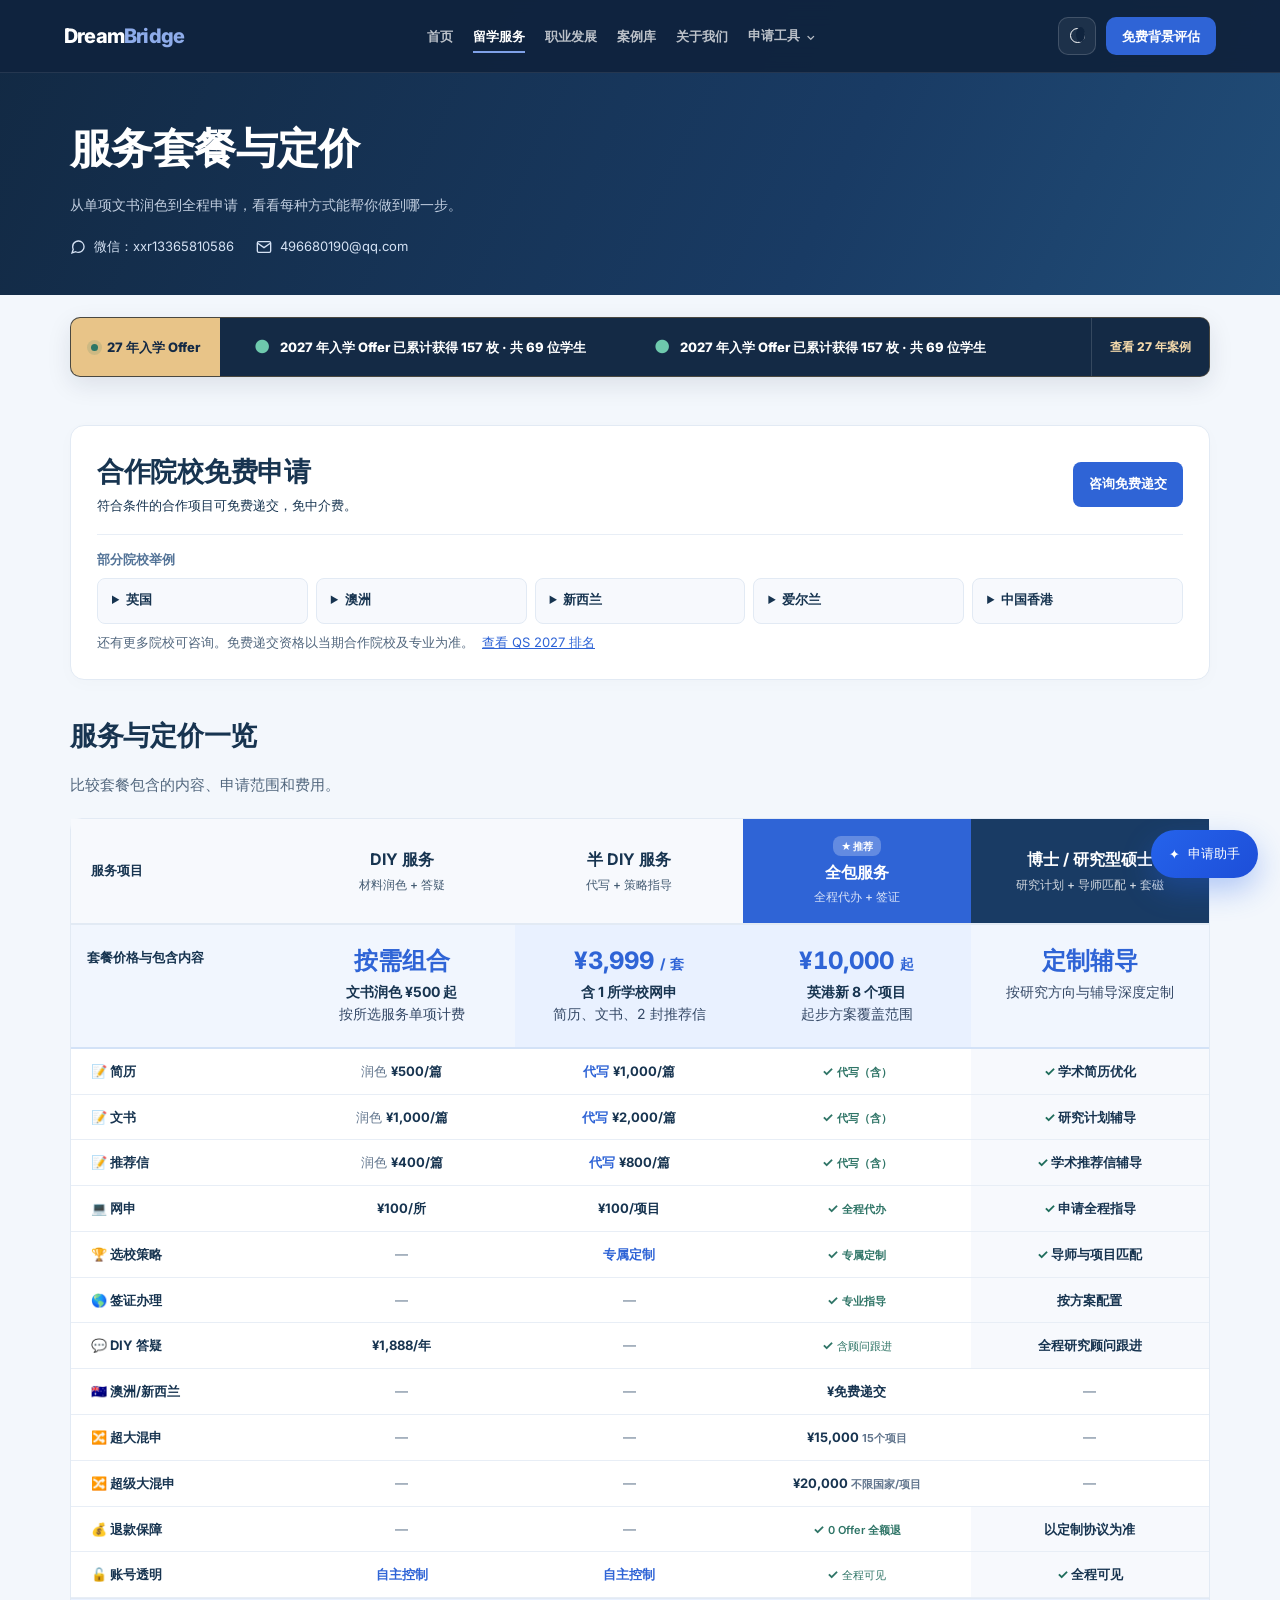
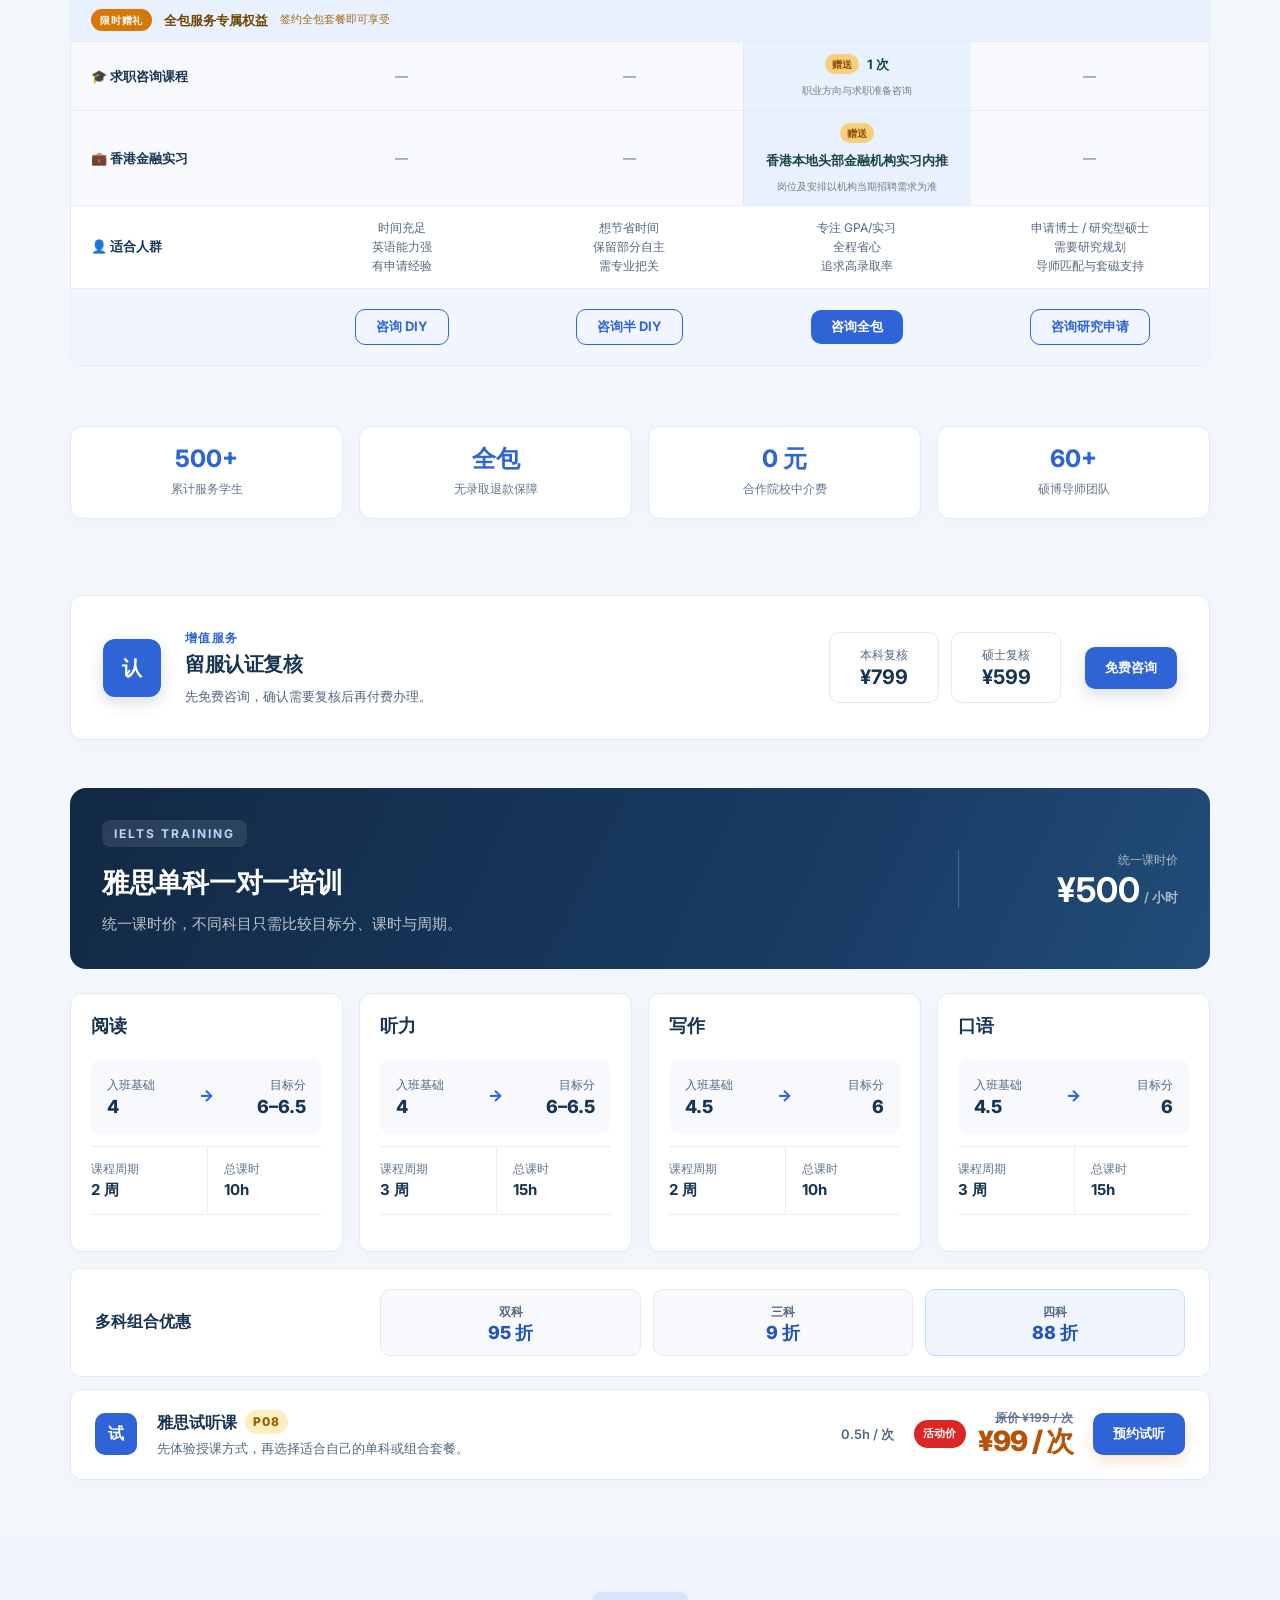
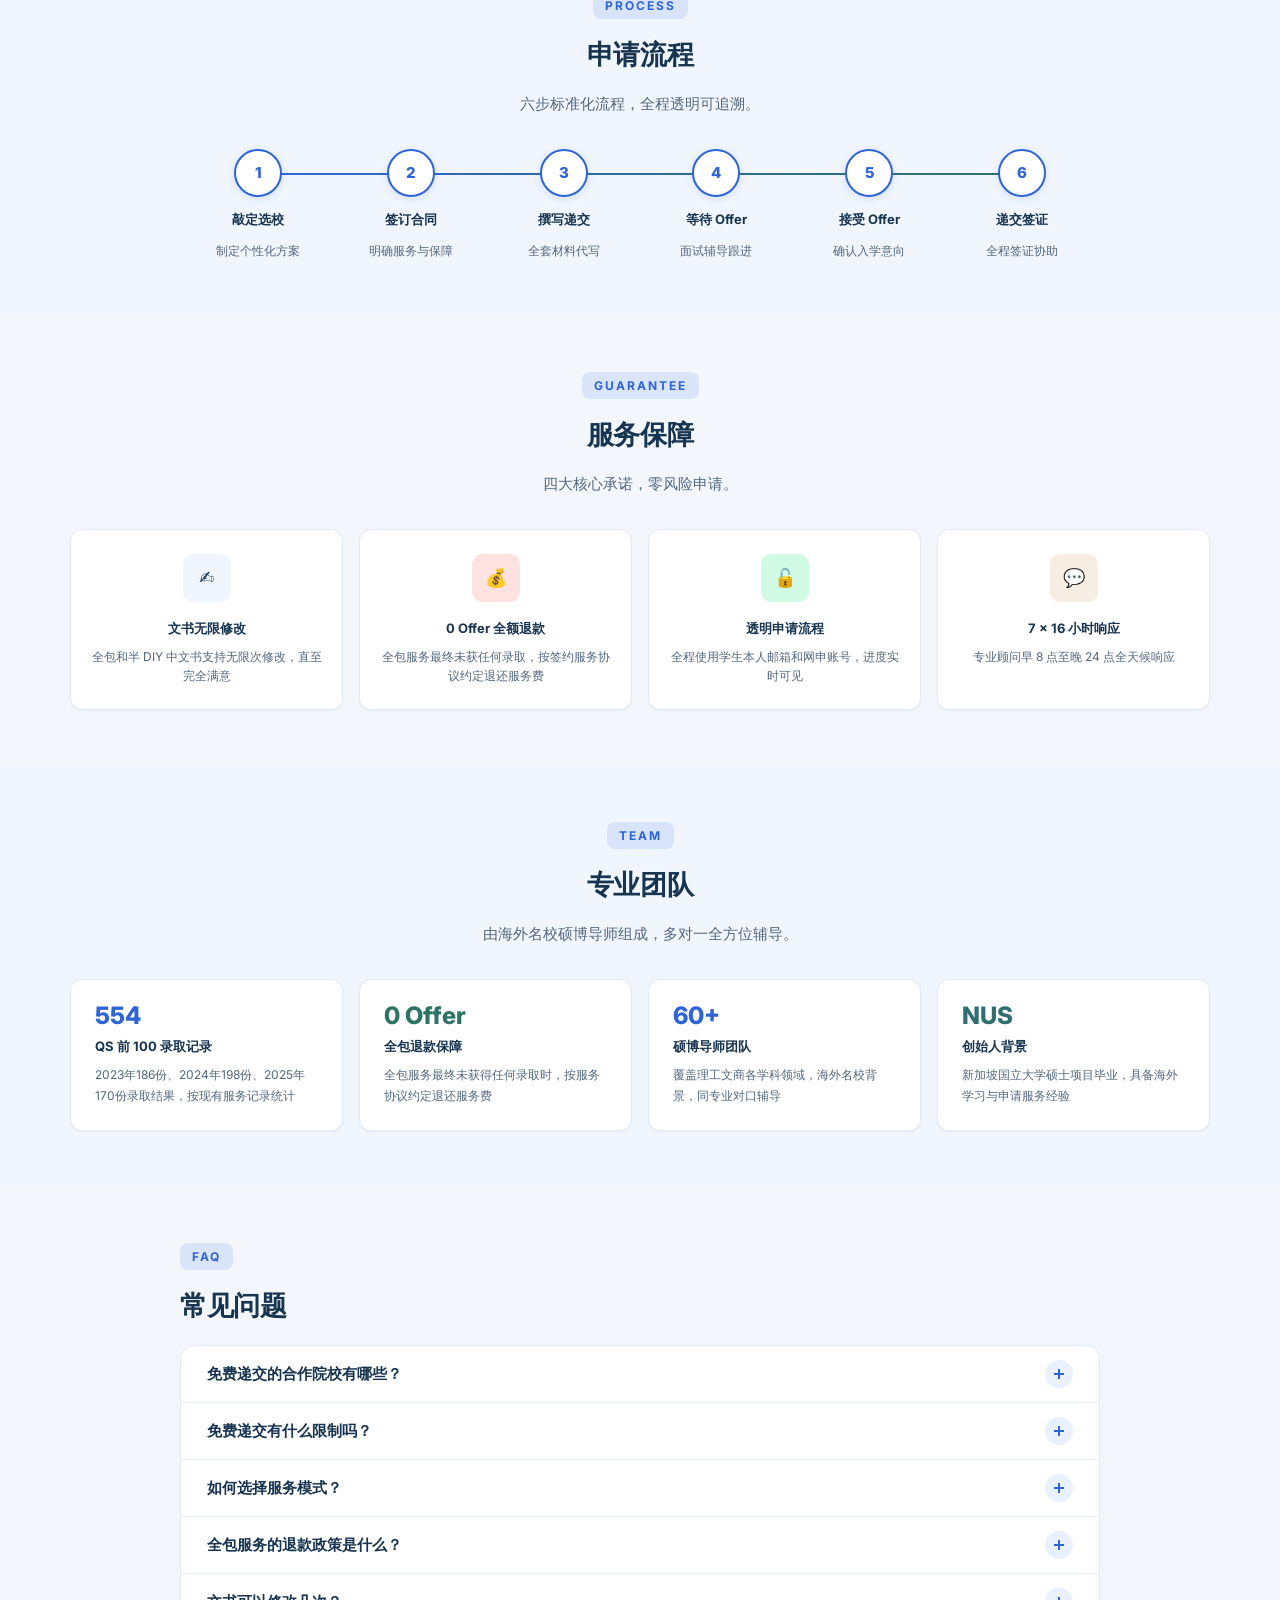
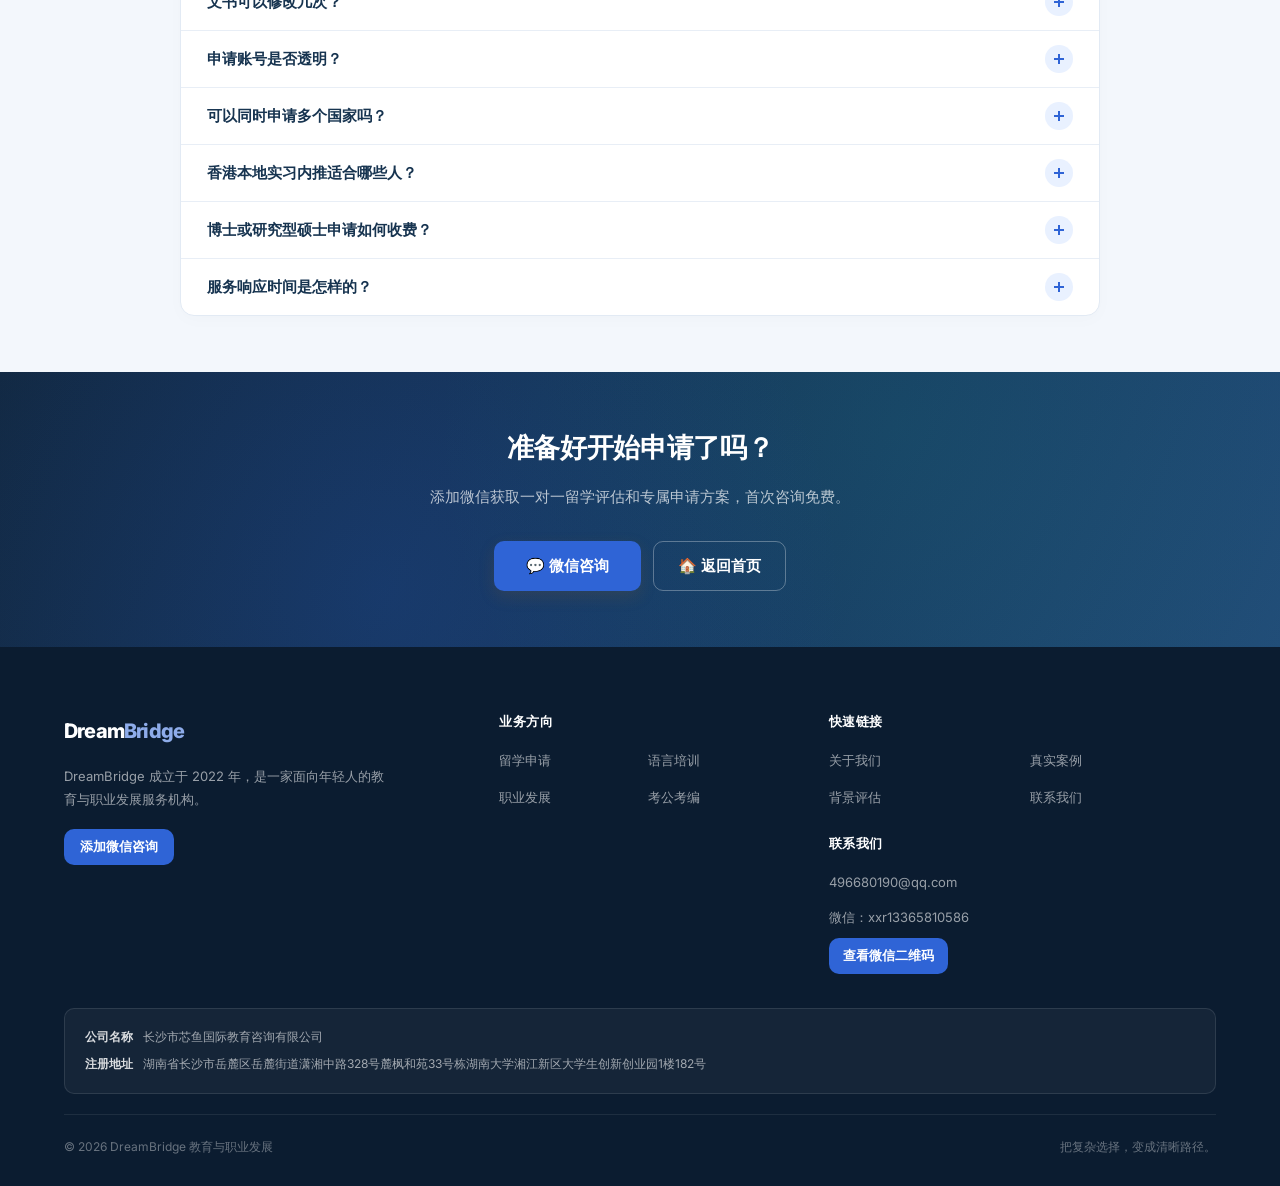
<file: package.html>
<!DOCTYPE html>
<html lang="zh-CN">
<head>
<meta charset="UTF-8">
<meta name="viewport" content="width=device-width, initial-scale=1.0">
<meta name="description" content="DreamBridge留学与职业增值服务套餐。DIY润色500起，半DIY全套3999，全包申请10000起，博士及研究型硕士申请提供灵活定制辅导。">
<title>留学申请服务与套餐｜DreamBridge</title>
<style>



@import url('https://fonts.googleapis.com/css2?family=Inter:wght@400;500;600;700;800&display=swap');

:root {
  --color-bg: #f7fbff;
  --color-surface: #ffffff;
  --color-text: #12223a;
  --color-text-secondary: #607086;
  --color-text-tertiary: #8a9bb0;
  --color-primary: #2563EB;
  --color-primary-light: #EFF6FF;
  --color-primary-dark: #1D4ED8;
  --color-primary-glow: rgba(37,99,235,0.12);
  --color-secondary: #0EA5E9;
  --color-secondary-light: #E0F2FE;
  --color-accent: #F59E0B;
  --color-accent-dark: #D97706;
  --color-accent-light: #FEF3C7;
  --color-success: #10B981;
  --color-success-light: #D1FAE5;
  --color-danger: #EF4444;
  --color-danger-light: #FEE2E2;
  --color-border: #E2E8F0;
  --color-border-light: #F1F5F9;
  --shadow-sm: 0 1px 3px rgba(15,23,42,0.04), 0 1px 2px rgba(15,23,42,0.02);
  --shadow-md: 0 4px 16px rgba(15,23,42,0.06), 0 2px 6px rgba(15,23,42,0.03);
  --shadow-lg: 0 12px 40px rgba(15,23,42,0.10), 0 4px 12px rgba(15,23,42,0.04);
  --shadow-xl: 0 20px 60px rgba(15,23,42,0.14), 0 8px 20px rgba(15,23,42,0.06);
  --shadow-accent: 0 8px 24px rgba(245,158,11,0.30);
  --shadow-primary: 0 8px 24px rgba(37,99,235,0.20);
  --radius-sm: 8px;
  --radius-md: 12px;
  --radius-lg: 16px;
  --radius-xl: 20px;
  --radius-full: 999px;
  --space-1: 4px;
  --space-2: 8px;
  --space-3: 12px;
  --space-4: 16px;
  --space-5: 20px;
  --space-6: 24px;
  --space-8: 32px;
  --space-10: 40px;
  --space-12: 48px;
  --space-16: 64px;
  --space-20: 80px;
  --space-24: 96px;
  --font-sans: Inter, system-ui, -apple-system, 'PingFang SC', 'Microsoft YaHei', sans-serif;
  --text-xs: 12px;
  --text-sm: 13px;
  --text-base: 14px;
  --text-md: 15px;
  --text-lg: 16px;
  --text-xl: 18px;
  --text-2xl: 20px;
  --text-3xl: 24px;
  --text-4xl: 32px;
  --text-5xl: 40px;
  --ease-out: cubic-bezier(0.16, 1, 0.3, 1);
  --duration-base: 250ms;
  --z-header: 100;
  --z-modal: 200;
}

*, *::before, *::after { box-sizing: border-box; margin: 0; padding: 0; }
html { scroll-behavior: smooth; }
body { font-family: var(--font-sans); color: var(--color-text); background: var(--color-bg); line-height: 1.6; font-size: var(--text-base); -webkit-font-smoothing: antialiased; }
a { color: inherit; text-decoration: none; }
img { max-width: 100%; display: block; }
button { font-family: inherit; cursor: pointer; border: none; background: none; }
ul { list-style: none; }
.container { width: min(1140px, 92%); margin: 0 auto; }

/* ===== Header ===== */
.header {
  position: fixed;
  top: 0; left: 0; right: 0;
  z-index: var(--z-header);
  background: rgba(247,251,255,0.92);
  backdrop-filter: blur(12px);
  border-bottom: 1px solid var(--color-border);
}
.nav-wrap { display: flex; align-items: center; justify-content: space-between; padding: var(--space-4) 0; }
.logo { font-size: var(--text-xl); font-weight: 800; color: var(--color-text); letter-spacing: -0.5px; }
.logo span { color: var(--color-primary); }
.nav-links { display: flex; gap: var(--space-8); }
.nav-links a { color: var(--color-text-secondary); font-size: var(--text-sm); font-weight: 600; transition: color 0.15s; }
.nav-links a:hover { color: var(--color-primary); }
.nav-cta { background: var(--color-accent); color: #fff; font-size: var(--text-sm); font-weight: 700; padding: var(--space-2) var(--space-5); border-radius: var(--radius-md); box-shadow: var(--shadow-accent); transition: all 0.2s; }
.nav-cta:hover { background: var(--color-accent-dark); transform: translateY(-1px); }

/* ===== Page Title ===== */
.page-title { padding-top: 100px; padding-bottom: var(--space-10); }
.page-title h1 { font-size: clamp(var(--text-3xl), 4vw, var(--text-5xl)); font-weight: 800; line-height: 1.15; letter-spacing: -0.03em; margin-bottom: var(--space-3); }
.page-title p { font-size: var(--text-md); color: var(--color-text-secondary); line-height: 1.7; max-width: 520px; }
.page-title .meta { display: flex; gap: var(--space-6); margin-top: var(--space-6); flex-wrap: wrap; }
.page-title .meta-item { display: flex; align-items: center; gap: var(--space-2); font-size: var(--text-sm); color: var(--color-text-secondary); }
.page-title .meta-item svg { width: 16px; height: 16px; color: var(--color-primary); }

/* ===== Stats Bar ===== */
.stats-bar { display: grid; grid-template-columns: repeat(4, 1fr); gap: var(--space-4); margin-bottom: var(--space-16); }
.stat-card { background: var(--color-surface); border: 1px solid var(--color-border); border-radius: var(--radius-lg); padding: var(--space-5) var(--space-6); text-align: center; box-shadow: var(--shadow-sm); transition: all 0.2s; }
.stat-card:hover { box-shadow: var(--shadow-md); transform: translateY(-2px); }
.stat-value { font-size: var(--text-3xl); font-weight: 800; color: var(--color-primary); line-height: 1; }
.stat-value.green { color: var(--color-success); }
.stat-value.accent { color: var(--color-accent); }
.stat-label { font-size: var(--text-xs); color: var(--color-text-tertiary); margin-top: var(--space-2); font-weight: 500; }

/* ===== Promo ===== */
.promo { background: linear-gradient(135deg, var(--color-primary-dark), var(--color-primary)); color: #fff; padding: var(--space-5) 0; border-radius: var(--radius-lg); margin-bottom: var(--space-16); position: relative; overflow: hidden; }
.promo::before { content: ''; position: absolute; inset: 0; background: radial-gradient(circle at 80% 50%, rgba(255,255,255,0.08) 0%, transparent 50%); }
.promo-inner { position: relative; display: flex; align-items: center; justify-content: space-between; gap: var(--space-6); padding: 0 var(--space-8); flex-wrap: wrap; }
.promo-left { display: flex; align-items: center; gap: var(--space-4); }
.promo-tag { background: rgba(255,255,255,0.2); padding: var(--space-1) var(--space-3); border-radius: var(--radius-sm); font-size: 11px; font-weight: 700; letter-spacing: 1px; }
.promo-text { font-size: var(--text-sm); font-weight: 500; }
#free-promo-title { color: inherit; font-size: clamp(20px, 3vw, 28px); margin: 0 0 4px; }
#free { scroll-margin-top: 90px; }
.promo-btn { background: #fff; color: var(--color-primary); font-size: var(--text-sm); font-weight: 700; padding: var(--space-2) var(--space-4); border-radius: var(--radius-sm); transition: all 0.2s; flex-shrink: 0; }
.promo-btn:hover { background: var(--color-accent-light); }

/* ===== Section ===== */
.section { padding: var(--space-20) 0; }
.section-header { margin-bottom: var(--space-10); }
.section-kicker { display: inline-flex; align-items: center; gap: var(--space-2); color: var(--color-primary); font-size: var(--text-xs); letter-spacing: 2px; text-transform: uppercase; font-weight: 700; margin-bottom: var(--space-4); padding: var(--space-1) var(--space-3); background: var(--color-primary-glow); border-radius: var(--radius-sm); }
.section-title { font-size: clamp(var(--text-3xl), 4vw, var(--text-4xl)); font-weight: 800; line-height: 1.2; margin-bottom: var(--space-4); }
.section-desc { font-size: var(--text-md); color: var(--color-text-secondary); max-width: 560px; line-height: 1.8; }

/* ===== Compare Table (THE CORE) ===== */
.compare-wrap { overflow-x: auto; margin-bottom: var(--space-8); }
.compare-table { width: 100%; min-width: 940px; border-collapse: separate; border-spacing: 0; background: var(--color-surface); border-radius: var(--radius-lg); box-shadow: var(--shadow-md); border: 1px solid var(--color-border); }
.compare-table th { padding: var(--space-4) var(--space-5); text-align: center; font-size: var(--text-sm); font-weight: 700; border-bottom: 2px solid var(--color-border); }
.compare-table th:first-child { text-align: left; width: 200px; }
.compare-table th.featured { background: var(--color-primary); color: #fff; position: relative; }
.compare-table th.research { color: #fff; background: #10284a; }
.compare-table th.research .plan-price { color: #f4c874; font-size: var(--text-md); line-height: 1.4; }
.compare-table th.featured .badge { display: inline-block; background: rgba(255,255,255,0.25); padding: 2px 8px; border-radius: var(--radius-sm); font-size: 10px; margin-bottom: var(--space-1); }
.compare-table th .plan-title { font-size: var(--text-lg); margin-bottom: 2px; }
.compare-table th .plan-sub { font-size: var(--text-xs); font-weight: 500; opacity: 0.8; }
.compare-table th .plan-price { font-size: var(--text-2xl); font-weight: 800; margin-top: var(--space-2); }
.compare-table td { padding: var(--space-3) var(--space-5); text-align: center; font-size: var(--text-sm); border-bottom: 1px solid var(--color-border-light); color: var(--color-text-secondary); }
.compare-table td:first-child { text-align: left; font-weight: 600; color: var(--color-text); }
.compare-table tr:last-child td { border-bottom: none; }
.compare-table tr:hover td { background: var(--color-primary-light); }
.compare-table .check { color: var(--color-success); font-weight: 700; }
.compare-table .cross { color: var(--color-text-tertiary); }
.compare-table .half { color: var(--color-primary); font-weight: 600; }
.compare-table .research-cell { color: #294963; background: #f7f9fc; font-weight: 600; }
.compare-table .research-check { color: #1e6c5b; font-weight: 700; }
.compare-table .price-cell { font-weight: 700; color: var(--color-text); }

/* CTA row in table */
.table-cta-row td { padding: var(--space-5); background: var(--color-primary-light); }
.table-cta-row .btn { display: inline-block; padding: var(--space-2) var(--space-5); border-radius: var(--radius-md); font-size: var(--text-sm); font-weight: 700; transition: all 0.2s; }
.table-cta-row .btn-primary { background: var(--color-accent); color: #fff; box-shadow: var(--shadow-accent); }
.table-cta-row .btn-primary:hover { background: var(--color-accent-dark); }
.table-cta-row .btn-outline { background: transparent; color: var(--color-primary); border: 1.5px solid var(--color-primary); }
.table-cta-row .btn-outline:hover { background: var(--color-primary); color: #fff; }

/* ===== Credential Review ===== */
.credential-section { padding: 0 0 var(--space-20); }
.credential-card { display: grid; grid-template-columns: auto minmax(0, 1fr) auto auto; align-items: center; gap: var(--space-6); padding: var(--space-8); background: linear-gradient(135deg, #eef6ff, #f8fbff); border: 1px solid #cfe0f7; border-radius: var(--radius-xl); box-shadow: var(--shadow-sm); }
.credential-icon { width: 58px; height: 58px; display: grid; place-items: center; flex-shrink: 0; color: #fff; background: var(--color-primary); border-radius: var(--radius-lg); font-size: var(--text-2xl); font-weight: 800; box-shadow: var(--shadow-primary); }
.credential-kicker { color: var(--color-primary); font-size: var(--text-xs); font-weight: 800; letter-spacing: 0.12em; margin-bottom: var(--space-1); }
.credential-copy h2 { font-size: var(--text-2xl); line-height: 1.3; margin-bottom: var(--space-2); }
.credential-copy p { color: var(--color-text-secondary); font-size: var(--text-sm); line-height: 1.7; }
.credential-prices { display: flex; gap: var(--space-3); }
.credential-price { min-width: 110px; padding: var(--space-3) var(--space-4); background: #fff; border: 1px solid var(--color-border); border-radius: var(--radius-md); text-align: center; }
.credential-price span { display: block; color: var(--color-text-secondary); font-size: var(--text-xs); }
.credential-price strong { display: block; color: var(--color-text); font-size: var(--text-2xl); line-height: 1.25; }
.credential-btn { padding: var(--space-3) var(--space-5); background: var(--color-primary); color: #fff; border-radius: var(--radius-md); font-size: var(--text-sm); font-weight: 700; white-space: nowrap; box-shadow: var(--shadow-primary); transition: all 0.2s; }
.credential-btn:hover { background: var(--color-primary-dark); transform: translateY(-1px); }

/* Full-service gifts inside the comparison table */
.compare-table .gift-heading td { padding: 10px var(--space-5); color: #805100; background: #fff7e5; border-top: 1px solid #f3d392; border-bottom-color: #f3d392; text-align: left; }
.compare-table .gift-heading td:hover { background: #fff7e5; }
.gift-heading-inner { display: flex; align-items: center; gap: var(--space-3); }
.gift-heading-badge { display: inline-flex; align-items: center; padding: 3px 9px; color: #fff; background: #d97706; border-radius: var(--radius-full); font-size: 10px; font-weight: 800; letter-spacing: 0.08em; }
.gift-heading strong { color: #6f4700; font-size: var(--text-sm); }
.gift-heading small { color: #a06912; font-size: 11px; font-weight: 500; }
.compare-table .gift-row td { background: #fffdf8; }
.compare-table .gift-row:hover td { background: #fffaf0; }
.compare-table .gift-row .gift-cell { color: #1f4d42; background: #fff3d6; border-left: 1px solid #f3d392; }
.compare-table .gift-row:hover .gift-cell { background: #ffedc2; }
.gift-cell-content { display: flex; align-items: center; justify-content: center; gap: var(--space-2); flex-wrap: wrap; }
.gift-pill { display: inline-flex; align-items: center; padding: 2px 7px; color: #8a5100; background: #f8cf7b; border-radius: var(--radius-full); font-size: 10px; font-weight: 800; }
.gift-cell strong { color: #17463b; font-size: var(--text-sm); line-height: 1.45; }
.gift-cell small { display: block; width: 100%; margin-top: 1px; color: #6e7f78; font-size: 10px; line-height: 1.45; }

/* ===== IELTS Training ===== */
.ielts-section { background: #f4f8fd; overflow: hidden; }
.ielts-shell { position: relative; }
.ielts-hero { position: relative; display: grid; grid-template-columns: minmax(0, 1.35fr) minmax(340px, 0.65fr); gap: var(--space-12); align-items: end; margin-bottom: var(--space-8); padding: var(--space-10); overflow: hidden; background: #10284a; color: #fff; border-radius: var(--radius-xl); box-shadow: 0 18px 48px rgba(15,42,82,0.16); }
.ielts-hero::after { content: ''; position: absolute; width: 260px; height: 260px; right: -90px; top: -130px; border: 52px solid rgba(255,255,255,0.055); border-radius: 50%; pointer-events: none; }
.ielts-hero-copy { position: relative; z-index: 1; }
.ielts-hero .section-kicker { color: #bcd4ff; background: rgba(255,255,255,0.1); }
.ielts-hero .section-title { color: #fff; max-width: 620px; }
.ielts-hero .section-desc { color: rgba(255,255,255,0.72); font-size: var(--text-lg); max-width: 620px; }
.ielts-hero-stats { position: relative; z-index: 1; display: grid; grid-template-columns: repeat(3, 1fr); border: 1px solid rgba(255,255,255,0.16); border-radius: var(--radius-lg); overflow: hidden; background: rgba(255,255,255,0.06); }
.ielts-hero-stat { padding: var(--space-5) var(--space-3); text-align: center; }
.ielts-hero-stat + .ielts-hero-stat { border-left: 1px solid rgba(255,255,255,0.14); }
.ielts-hero-stat strong { display: block; color: #fff; font-size: var(--text-2xl); line-height: 1.2; }
.ielts-hero-stat span { display: block; margin-top: var(--space-1); color: rgba(255,255,255,0.62); font-size: var(--text-xs); }
.ielts-course-grid { display: grid; grid-template-columns: repeat(4, minmax(0, 1fr)); gap: var(--space-4); }
.ielts-card { --ielts-tone: #2563eb; --ielts-soft: #eff6ff; position: relative; overflow: hidden; background: var(--color-surface); border: 1px solid var(--color-border); border-radius: var(--radius-lg); padding: var(--space-5); box-shadow: var(--shadow-sm); display: flex; flex-direction: column; min-width: 0; transition: transform 0.22s var(--ease-out), box-shadow 0.22s var(--ease-out), border-color 0.22s; }
.ielts-card::before { content: ''; position: absolute; inset: 0 0 auto; height: 4px; background: var(--ielts-tone); }
.ielts-card:hover { transform: translateY(-4px); box-shadow: var(--shadow-lg); border-color: color-mix(in srgb, var(--ielts-tone) 35%, var(--color-border)); }
.ielts-card--listening { --ielts-tone: #0f9f8f; --ielts-soft: #eafaf7; }
.ielts-card--writing { --ielts-tone: #e17916; --ielts-soft: #fff5e8; }
.ielts-card--speaking { --ielts-tone: #7c5bc7; --ielts-soft: #f4f0ff; }
.ielts-card-head { display: flex; align-items: flex-start; justify-content: space-between; gap: var(--space-3); margin-bottom: var(--space-5); }
.ielts-subject-mark { width: 42px; height: 42px; display: grid; place-items: center; flex-shrink: 0; color: var(--ielts-tone); background: var(--ielts-soft); border-radius: var(--radius-md); font-size: var(--text-lg); font-weight: 800; }
.ielts-id { display: inline-flex; align-items: center; min-height: 24px; padding: 2px var(--space-2); border-radius: var(--radius-full); background: #eef2f7; color: var(--color-text-secondary); font-size: var(--text-xs); font-weight: 800; letter-spacing: 0.08em; }
.ielts-subject { color: var(--ielts-tone); font-size: var(--text-sm); font-weight: 700; margin-bottom: var(--space-1); }
.ielts-card h3 { min-height: 48px; font-size: var(--text-xl); line-height: 1.35; }
.ielts-audience { min-height: 44px; margin-top: var(--space-2); color: var(--color-text-secondary); font-size: var(--text-sm); line-height: 1.6; }
.ielts-score { display: grid; grid-template-columns: 1fr auto 1fr; align-items: center; gap: var(--space-2); padding: var(--space-4); margin: var(--space-4) 0; border-radius: var(--radius-md); background: var(--ielts-soft); }
.ielts-score-block:last-child { text-align: right; }
.ielts-score-label { display: block; color: var(--color-text-secondary); font-size: var(--text-xs); margin-bottom: 2px; }
.ielts-score-value { display: block; color: var(--color-text); font-size: var(--text-xl); font-weight: 800; line-height: 1.2; white-space: nowrap; }
.ielts-score-arrow { color: var(--ielts-tone); font-size: var(--text-lg); font-weight: 800; }
.ielts-metrics { display: grid; grid-template-columns: repeat(2, minmax(0, 1fr)); margin-bottom: var(--space-5); border-top: 1px solid var(--color-border-light); border-bottom: 1px solid var(--color-border-light); }
.ielts-metric { padding: var(--space-3) 0; }
.ielts-metric + .ielts-metric { padding-left: var(--space-4); border-left: 1px solid var(--color-border-light); }
.ielts-metric-label { display: block; color: var(--color-text-tertiary); font-size: var(--text-xs); }
.ielts-metric-value { display: block; color: var(--color-text); font-size: var(--text-md); font-weight: 700; }
.ielts-bundle-panel { display: grid; grid-template-columns: minmax(220px, 0.75fr) minmax(0, 2fr); gap: var(--space-8); align-items: center; margin-top: var(--space-6); padding: var(--space-8); background: var(--color-surface); border: 1px solid var(--color-border); border-radius: var(--radius-xl); box-shadow: var(--shadow-sm); }
.ielts-bundle-eyebrow { display: block; color: var(--color-accent-dark); font-size: var(--text-xs); font-weight: 800; letter-spacing: 0.12em; text-transform: uppercase; margin-bottom: var(--space-2); }
.ielts-bundle-intro h3 { font-size: var(--text-2xl); margin-bottom: var(--space-2); }
.ielts-bundle-intro p { color: var(--color-text-secondary); font-size: var(--text-sm); line-height: 1.7; }
.ielts-bundle-options { display: grid; grid-template-columns: repeat(3, minmax(0, 1fr)); gap: var(--space-3); }
.ielts-bundle { position: relative; padding: var(--space-4); text-align: left; background: #f8fafc; border: 1px solid var(--color-border); border-radius: var(--radius-md); }
.ielts-bundle--best { color: #fff; background: #1d4ed8; border-color: #1d4ed8; box-shadow: var(--shadow-primary); }
.ielts-bundle-id { display: block; color: var(--color-text-tertiary); font-size: var(--text-xs); font-weight: 700; }
.ielts-bundle--best .ielts-bundle-id { color: rgba(255,255,255,0.65); }
.ielts-bundle-name { display: block; color: inherit; font-size: var(--text-sm); font-weight: 700; margin: var(--space-2) 0 var(--space-1); }
.ielts-bundle-discount { display: block; color: var(--color-accent-dark); font-size: var(--text-2xl); font-weight: 800; line-height: 1.1; }
.ielts-bundle--best .ielts-bundle-discount { color: #fff; }
.ielts-best-tag { position: absolute; top: var(--space-3); right: var(--space-3); color: #fff; background: rgba(255,255,255,0.16); padding: 2px 7px; border-radius: var(--radius-full); font-size: 10px; font-weight: 700; }
.ielts-trial { display: grid; grid-template-columns: auto minmax(0, 1fr) auto auto auto; align-items: center; gap: var(--space-5); margin-top: var(--space-4); padding: var(--space-5) var(--space-6); background: #fff8eb; color: var(--color-text); border: 1px solid #f6d899; border-radius: var(--radius-lg); }
.ielts-trial-icon { width: 42px; height: 42px; display: grid; place-items: center; color: #fff; background: var(--color-accent); border-radius: var(--radius-md); font-size: var(--text-lg); font-weight: 800; }
.ielts-trial .ielts-id { color: #9a5c00; background: #ffedc2; }
.ielts-trial-copy h3 { display: inline; font-size: var(--text-lg); margin-right: var(--space-2); }
.ielts-trial-copy .ielts-id { vertical-align: 2px; }
.ielts-trial p { margin-top: 2px; color: var(--color-text-secondary); font-size: var(--text-sm); }
.ielts-trial-meta { color: var(--color-text-secondary); font-size: var(--text-sm); font-weight: 600; white-space: nowrap; }
.ielts-trial-price-wrap { display: flex; align-items: center; gap: var(--space-3); white-space: nowrap; }
.ielts-trial-sale-label { padding: 5px 9px; color: #fff; background: #dc2626; border-radius: var(--radius-full); font-size: 11px; font-weight: 800; letter-spacing: 0.04em; }
.ielts-trial-prices { display: flex; flex-direction: column; align-items: flex-end; line-height: 1.15; }
.ielts-trial-original { color: var(--color-text-tertiary); font-size: var(--text-xs); font-weight: 600; text-decoration: line-through; }
.ielts-trial-price { color: #b45309; font-size: 28px; font-weight: 850; letter-spacing: -0.03em; }
.ielts-trial-btn { padding: var(--space-3) var(--space-5); background: var(--color-accent); color: #fff; border-radius: var(--radius-md); font-size: var(--text-sm); font-weight: 700; white-space: nowrap; box-shadow: 0 6px 16px rgba(217,119,6,0.2); transition: background 0.2s, transform 0.2s; }
.ielts-trial-btn:hover { background: var(--color-accent-dark); transform: translateY(-1px); }

/* IELTS simplified pricing: one hourly rate, subject-specific hours */
.ielts-section { background: #f6f9fd; }
.ielts-hero { grid-template-columns: minmax(0, 1fr) auto; align-items: center; padding: var(--space-8); margin-bottom: var(--space-6); box-shadow: none; }
.ielts-hero::after { display: none; }
.ielts-hero .section-title { margin-bottom: var(--space-2); }
.ielts-hero .section-desc { font-size: var(--text-md); }
.ielts-hero-stats { display: block; min-width: 220px; border: 0; background: transparent; overflow: visible; }
.ielts-unit-price { padding-left: var(--space-8); border-left: 1px solid rgba(255,255,255,0.2); text-align: right; }
.ielts-unit-price span { display: block; color: rgba(255,255,255,0.62); font-size: var(--text-xs); }
.ielts-unit-price strong { display: inline-block; margin-top: 2px; color: #fff; font-size: 34px; line-height: 1.1; }
.ielts-unit-price small { color: rgba(255,255,255,0.62); font-size: var(--text-sm); font-weight: 600; }
.ielts-card { padding: var(--space-5); border-radius: var(--radius-md); box-shadow: none; }
.ielts-card::before, .ielts-card-head, .ielts-subject, .ielts-audience { display: none; }
.ielts-card:hover { transform: translateY(-2px); box-shadow: var(--shadow-sm); border-color: var(--color-primary); }
.ielts-card h3 { min-height: 0; margin: 0; font-size: var(--text-xl); }
.ielts-score { margin: var(--space-5) 0 var(--space-3); background: #f7f9fc; }
.ielts-score-arrow { color: var(--color-primary); }
.ielts-metrics { margin-bottom: var(--space-4); }
.ielts-bundle-panel { grid-template-columns: minmax(180px, 0.65fr) minmax(0, 2fr); gap: var(--space-6); padding: var(--space-5) var(--space-6); margin-top: var(--space-4); border-radius: var(--radius-md); box-shadow: none; }
.ielts-bundle-eyebrow, .ielts-bundle-intro p, .ielts-bundle-id, .ielts-best-tag { display: none; }
.ielts-bundle-intro h3 { margin: 0; font-size: var(--text-lg); }
.ielts-bundle { padding: var(--space-3) var(--space-4); background: #f7f9fc; text-align: center; }
.ielts-bundle--best { color: var(--color-text); background: var(--color-primary-light); border-color: #bfdbfe; box-shadow: none; }
.ielts-bundle-name { margin: 0; color: var(--color-text-secondary); font-size: var(--text-xs); }
.ielts-bundle-discount, .ielts-bundle--best .ielts-bundle-discount { margin-top: 2px; color: var(--color-primary-dark); font-size: var(--text-xl); }
.ielts-trial { margin-top: var(--space-3); box-shadow: none; }


/* ===== Free Section ===== */
.free-section { background: var(--color-primary-light); border-radius: var(--radius-xl); padding: var(--space-12); margin-bottom: var(--space-16); }
.free-grid { display: grid; grid-template-columns: 1fr 1fr; gap: var(--space-12); align-items: center; }
.free-content h2 { font-size: var(--text-2xl); font-weight: 800; margin-bottom: var(--space-4); }
.free-content p { font-size: var(--text-md); color: var(--color-text-secondary); line-height: 1.8; margin-bottom: var(--space-6); }
.free-flags { display: flex; gap: var(--space-4); margin-bottom: var(--space-6); }
.free-flag { display: flex; align-items: center; gap: var(--space-2); background: var(--color-surface); padding: var(--space-3) var(--space-4); border-radius: var(--radius-md); border: 1px solid var(--color-border); font-size: var(--text-sm); font-weight: 600; }
.free-flag span { font-size: 20px; }
.free-list { display: flex; flex-direction: column; gap: var(--space-3); }
.free-item { display: flex; align-items: center; gap: var(--space-3); font-size: var(--text-sm); color: var(--color-text-secondary); }
.free-item svg { width: 18px; height: 18px; color: var(--color-success); flex-shrink: 0; }
.free-visual { display: grid; grid-template-columns: repeat(3, 1fr); gap: var(--space-3); }
.free-card { background: var(--color-surface); border-radius: var(--radius-md); padding: var(--space-5); text-align: center; border: 1px solid var(--color-border); transition: all 0.2s; }
.free-card:hover { box-shadow: var(--shadow-md); transform: translateY(-4px); border-color: var(--color-success); }
.free-card .flag { font-size: 36px; margin-bottom: var(--space-3); }
.free-card h4 { font-size: var(--text-md); font-weight: 700; margin-bottom: var(--space-2); }
.free-card p { font-size: var(--text-xs); color: var(--color-text-secondary); line-height: 1.6; margin-bottom: var(--space-3); }
.free-card .free-badge { display: inline-block; background: var(--color-success); color: #fff; font-size: 10px; font-weight: 700; letter-spacing: 1px; padding: 3px 10px; border-radius: var(--radius-sm); }

/* ===== Timeline ===== */
.timeline { display: flex; justify-content: space-between; gap: var(--space-4); position: relative; max-width: 900px; margin: 0 auto; }
.timeline::before { content: ''; position: absolute; top: 24px; left: 5%; right: 5%; height: 2px; background: linear-gradient(90deg, var(--color-primary), var(--color-success)); z-index: 0; }
.timeline-step { display: flex; flex-direction: column; align-items: center; text-align: center; gap: var(--space-3); flex: 1; position: relative; z-index: 1; }
.timeline-num { width: 48px; height: 48px; border-radius: 50%; background: var(--color-surface); border: 2px solid var(--color-primary); display: grid; place-items: center; font-size: var(--text-md); font-weight: 800; color: var(--color-primary); box-shadow: 0 2px 8px rgba(37,99,235,0.15); }
.timeline-label { font-size: var(--text-sm); font-weight: 700; color: var(--color-text); }
.timeline-desc { font-size: var(--text-xs); color: var(--color-text-secondary); max-width: 100px; line-height: 1.5; }

/* ===== Guarantee ===== */
.guarantee-grid { display: grid; grid-template-columns: repeat(4, 1fr); gap: var(--space-4); }
.guarantee-card { background: var(--color-surface); border: 1px solid var(--color-border); border-radius: var(--radius-lg); padding: var(--space-6) var(--space-4); text-align: center; box-shadow: var(--shadow-sm); transition: all 0.2s; }
.guarantee-card:hover { border-color: var(--color-primary); box-shadow: var(--shadow-md); transform: translateY(-2px); }
.guarantee-icon { width: 48px; height: 48px; border-radius: var(--radius-md); display: grid; place-items: center; margin: 0 auto var(--space-4); font-size: var(--text-xl); }
.guarantee-card h4 { font-size: var(--text-sm); font-weight: 700; margin-bottom: var(--space-2); }
.guarantee-card p { font-size: var(--text-xs); color: var(--color-text-secondary); line-height: 1.6; }

/* ===== Team ===== */
.team-grid { display: grid; grid-template-columns: repeat(4, 1fr); gap: var(--space-4); }
.team-card { background: var(--color-surface); border: 1px solid var(--color-border); border-radius: var(--radius-lg); padding: var(--space-6); box-shadow: var(--shadow-sm); transition: all 0.2s; }
.team-card:hover { box-shadow: var(--shadow-md); }
.team-card .num { font-size: var(--text-3xl); font-weight: 800; color: var(--color-primary); line-height: 1; margin-bottom: var(--space-2); }
.team-card h4 { font-size: var(--text-sm); font-weight: 700; margin-bottom: var(--space-2); }
.team-card p { font-size: var(--text-xs); color: var(--color-text-secondary); line-height: 1.7; }

/* ===== FAQ ===== */

/* ===== CTA ===== */
.cta { background: linear-gradient(135deg, #0B1120, #1E293B); padding: var(--space-20) 0; text-align: center; color: #fff; position: relative; overflow: hidden; }
.cta::before { content: ''; position: absolute; inset: 0; background: radial-gradient(circle at 30% 80%, rgba(37,99,235,0.15) 0%, transparent 50%), radial-gradient(circle at 70% 20%, rgba(16,185,129,0.1) 0%, transparent 50%); }
.cta-content { position: relative; z-index: 1; }
.cta h2 { font-size: clamp(var(--text-3xl), 4vw, var(--text-4xl)); font-weight: 800; margin-bottom: var(--space-4); }
.cta p { font-size: var(--text-md); color: rgba(255,255,255,0.7); max-width: 480px; margin: 0 auto var(--space-8); line-height: 1.7; }
.cta-btns { display: flex; gap: var(--space-3); justify-content: center; flex-wrap: wrap; }

/* ===== Footer ===== */
.footer { background: #0B1120; color: rgba(255,255,255,0.55); padding: var(--space-12) 0 var(--space-8); font-size: var(--text-sm); }
.footer-grid { display: grid; grid-template-columns: 1.5fr 1fr 1fr; gap: var(--space-12); margin-bottom: var(--space-10); }
.footer-brand { font-size: var(--text-xl); font-weight: 700; color: #fff; margin-bottom: var(--space-3); }
.footer-brand span { color: var(--color-primary); }
.footer-desc { font-size: var(--text-sm); color: rgba(255,255,255,0.45); line-height: 1.7; max-width: 280px; }
.footer h4 { font-size: var(--text-xs); font-weight: 700; color: rgba(255,255,255,0.35); text-transform: uppercase; letter-spacing: 1.5px; margin-bottom: var(--space-4); }
.footer a { display: block; padding: var(--space-1) 0; color: rgba(255,255,255,0.5); font-size: var(--text-sm); transition: color 0.2s; }
.footer a:hover { color: #fff; }
.footer-company { display: grid; gap: var(--space-2); margin-bottom: var(--space-6); padding: var(--space-5) var(--space-6); scroll-margin-top: 96px; background: rgba(255,255,255,0.05); border: 1px solid rgba(255,255,255,0.1); border-radius: var(--radius-md); font-size: var(--text-sm); line-height: 1.7; color: rgba(255,255,255,0.62); }
.footer-company strong { color: rgba(255,255,255,0.86); font-weight: 600; }
.footer-bottom { padding-top: var(--space-6); border-top: 1px solid rgba(255,255,255,0.08); display: flex; justify-content: space-between; font-size: var(--text-xs); color: rgba(255,255,255,0.3); }

/* ===== QR Modal ===== */
.qr-modal { position: fixed; inset: 0; background: rgba(10,20,36,0.65); display: none; place-items: center; z-index: var(--z-modal); backdrop-filter: blur(6px); padding: var(--space-5); }
.qr-modal.show { display: grid; }
.qr-card { background: var(--color-surface); border-radius: var(--radius-xl); padding: var(--space-8); text-align: center; position: relative; box-shadow: var(--shadow-xl); max-width: 360px; width: 100%; animation: qrIn 0.3s var(--ease-out); }
@keyframes qrIn { from { opacity: 0; transform: translateY(16px); } to { opacity: 1; transform: translateY(0); } }
.qr-placeholder { width: 180px; height: 180px; margin: var(--space-4) auto; background: linear-gradient(135deg, #07c160, #059142); border-radius: var(--radius-md); display: flex; flex-direction: column; align-items: center; justify-content: center; color: #fff; gap: var(--space-3); }
.qr-placeholder svg { width: 48px; height: 48px; opacity: 0.9; }
.qr-wxid { font-size: var(--text-lg); font-weight: 700; color: var(--color-text); letter-spacing: 1px; margin-top: var(--space-2); }
.qr-close { position: absolute; right: var(--space-4); top: var(--space-3); font-size: var(--text-xl); color: var(--color-text-tertiary); cursor: pointer; width: 32px; height: 32px; display: grid; place-items: center; border-radius: 50%; transition: all 0.2s; }
.qr-close:hover { color: var(--color-text); background: var(--color-border-light); }

/* ===== Back to top ===== */
.to-top { position: fixed; right: var(--space-5); bottom: var(--space-5); width: 40px; height: 40px; background: var(--color-surface); border: 1px solid var(--color-border); border-radius: 50%; display: none; place-items: center; cursor: pointer; font-size: var(--text-lg); color: var(--color-text-secondary); transition: all 0.2s; z-index: 99; box-shadow: var(--shadow-md); }
.to-top.show { display: grid; }
.to-top:hover { background: var(--color-primary); color: #fff; border-color: var(--color-primary); }

/* ===== Fade In ===== */
.fade-in { opacity: 0; transform: translateY(20px); transition: opacity 0.5s var(--ease-out), transform 0.5s var(--ease-out); }
.fade-in.visible { opacity: 1; transform: translateY(0); }

/* ===== Responsive ===== */
@media (max-width: 768px) {
  .nav-links { display: none; }
  .stats-bar { grid-template-columns: repeat(2, 1fr); }
  .promo-inner { flex-direction: column; align-items: flex-start; padding: 0 var(--space-5); }
  .free-grid { grid-template-columns: 1fr; }
  .timeline { flex-direction: column; gap: var(--space-6); }
  .timeline::before { display: none; }
  .guarantee-grid { grid-template-columns: repeat(2, 1fr); }
  .team-grid { grid-template-columns: repeat(2, 1fr); }
  .footer-grid { grid-template-columns: 1fr; gap: var(--space-8); }
  .compare-wrap { margin: 0 -4%; padding: 0 4%; }
  .credential-card { grid-template-columns: auto 1fr; gap: var(--space-4); padding: var(--space-5); }
  .credential-icon { width: 48px; height: 48px; }
  .credential-copy { grid-column: 2; }
  .credential-prices { grid-column: 1 / -1; }
  .credential-price { flex: 1; min-width: 0; }
  .credential-btn { grid-column: 1 / -1; width: 100%; }
  .ielts-hero { grid-template-columns: 1fr; gap: var(--space-6); padding: var(--space-6); }
  .ielts-unit-price { padding: var(--space-5) 0 0; border-top: 1px solid rgba(255,255,255,0.2); border-left: 0; text-align: left; }
  .ielts-hero .section-title { font-size: var(--text-3xl); }
  .ielts-hero .section-desc { font-size: var(--text-md); }
  .ielts-hero-stat { padding: var(--space-4) var(--space-2); }
  .ielts-hero-stat strong { font-size: var(--text-xl); }
  .ielts-course-grid { grid-template-columns: 1fr; }
  .ielts-card { padding: var(--space-5); }
  .ielts-card h3, .ielts-audience { min-height: 0; }
  .ielts-bundle-panel { grid-template-columns: 1fr; padding: var(--space-5); }
  .ielts-bundle-options { gap: var(--space-2); }
  .ielts-bundle { padding: var(--space-3); }
  .ielts-trial { grid-template-columns: auto 1fr; gap: var(--space-4); }
  .ielts-trial-icon { grid-row: 1 / span 2; }
  .ielts-trial-copy { grid-column: 2; }
  .ielts-trial-meta { grid-column: 1 / -1; }
  .ielts-trial-price-wrap { grid-column: 1; align-items: flex-end; }
  .ielts-trial-prices { align-items: flex-start; }
  .ielts-trial-btn { grid-column: 2; justify-self: end; }
}
@media (min-width: 769px) and (max-width: 1024px) {
  .guarantee-grid { grid-template-columns: repeat(2, 1fr); }
  .team-grid { grid-template-columns: repeat(2, 1fr); }
  .free-grid { grid-template-columns: 1fr; }
  .ielts-hero { grid-template-columns: 1fr; gap: var(--space-6); }
  .ielts-course-grid { grid-template-columns: repeat(2, minmax(0, 1fr)); }
  .ielts-card h3, .ielts-audience { min-height: 0; }
}

/* ===== Package page compact rhythm ===== */
.package-page .page-title { padding-bottom: var(--space-8); }
.package-page .stats-bar { margin-bottom: var(--space-8); }
.package-page .promo { margin-bottom: 0; }
.package-page .section { padding: 56px 0; }
.package-page .section-header { margin-bottom: var(--space-8); }
.package-page #plans { padding: 52px 0 44px; }
.package-page .credential-section { padding: 44px 0 24px; background: #f6f9fd; }
.package-page .credential-card { box-shadow: none; }
.package-page .ielts-section { padding: 24px 0 56px; }
.package-page .cta { padding: 56px 0; }

@media (min-width: 560px) and (max-width: 768px) {
  .package-page .ielts-course-grid { grid-template-columns: repeat(2, minmax(0, 1fr)); }
}

@media (max-width: 768px) {
  .package-page .page-title { padding-top: 92px; padding-bottom: var(--space-6); }
  .package-page .stats-bar { gap: var(--space-3); margin-bottom: var(--space-6); }
  .package-page .section { padding: 44px 0; }
  .package-page .section-header { margin-bottom: var(--space-6); }
  .package-page #plans { padding: 40px 0 32px; }
  .package-page .credential-section { padding: 32px 0 18px; }
  .package-page .ielts-section { padding: 18px 0 44px; }
  .package-page .cta { padding: 48px 0; }
}

.compare-table .package-summary > * { padding: 22px 16px; background: #edf4ff; border-bottom: 2px solid #b8cdef; vertical-align: top; }
.compare-table .package-summary td { color: #344866; font-size: 14px; line-height: 1.55; }
.package-summary span, .summary-price { display: block; }
.summary-price { margin-bottom: 6px; color: #173e80; font-size: 24px; line-height: 1.2; }
.summary-price small { font-size: 14px; }
.summary-scope { color: #182e52; font-weight: 700; }
@media (max-width: 760px) {
  .compare-table tr > :first-child:not([colspan]) { position: sticky; left: 0; z-index: 1; background: var(--color-surface, #fff); box-shadow: 1px 0 0 var(--color-border); }
  .compare-table .package-summary > th:first-child { background: #eef4fc; }
}



#free .promo { padding: clamp(18px, 3vw, 30px); background: #eff5fb; border: 1px solid #d7e4f1; color: #193754; }
#free .promo::before { display: none; }
#free .promo-inner { padding: 0; gap: 14px; }
#free .promo-btn { background: #173e70; color: #fff; }
#free .promo-btn:hover { background: #245184; }
.free-directory { position: relative; display: grid; grid-template-columns: repeat(5, minmax(0, 1fr)); align-items: start; gap: 8px; margin-top: 18px; }
.free-directory h3, .free-directory p { grid-column: 1 / -1; margin: 0; font-size: 13px; color: #405975; }
.free-directory details { background: #fff; border: 1px solid #d7e4f1; border-radius: 9px; }
.free-directory details[open] { grid-column: 1 / -1; }
.free-directory summary { padding: 10px 14px; cursor: pointer; font-weight: 700; }
.free-directory ul { display: grid; grid-template-columns: repeat(auto-fit, minmax(min(100%, 185px), 1fr)); gap: 6px 16px; padding: 0 18px 14px 34px; margin: 0; font-size: 14px; }
.free-directory a { margin-inline-start: 8px; color: #234e86; text-decoration: underline; }
@media (max-width: 600px) {
  .free-directory { grid-template-columns: repeat(2, minmax(0, 1fr)); }
}

.table-swipe-note { display: none; }
@media (max-width: 960px) {
  .table-swipe-note { display: block; margin: 0 0 8px; color: #49617c; font-size: 13px; }
}
@media (max-width: 760px) {
  #plans .compare-wrap { margin-inline: 0; padding-inline: 0; }
  #plans .compare-table tr > :first-child:not([colspan]) { width: 108px !important; max-width: 108px; padding-inline: 10px; }
}
</style>
<link rel="stylesheet" href="site-shell.css?v=20260915-1">
<style>
/* Match the blue-and-white theme loaded by cases.html in cases-ui.css. */
.package-page {
  --font-sans: Inter, system-ui, -apple-system, 'Segoe UI', sans-serif;
  --color-bg: #f3f7fc;
  --color-surface: #fff;
  --color-surface-elevated: #fff;
  --color-text: #173450;
  --color-text-secondary: #52677e;
  --color-text-tertiary: #61758d;
  --color-primary: #2f64d6;
  --color-primary-dark: #2454bb;
  --color-primary-light: #f1f6fe;
  --color-accent: #2f64d6;
  --color-accent-dark: #2454bb;
  --color-border: #e2eaf4;
  --color-border-light: #e8eef6;
  --package-hero: linear-gradient(115deg, #122943 0%, #193b64 65%, #214d78 100%);
  --package-card-shadow: 0 4px 18px #142a4505;
  font-family: var(--font-sans);
  color: var(--color-text);
  background: var(--color-bg);
}
.package-page .page-title {
  padding: 120px 0 38px;
  background: var(--package-hero);
  color: #fff;
}
.package-page .page-title h1 {
  color: inherit;
  font-family: var(--font-sans);
  font-size: clamp(30px, 3.3vw, 42px);
  font-weight: 750;
  line-height: 1.35;
  letter-spacing: -.6px;
  margin-bottom: 15px;
}
.package-page .page-title p { color: #c1cee0; font-size: 14px; line-height: 1.9; }
.package-page .page-title .meta { gap: 10px 22px; margin-top: 18px; }
.package-page .page-title .meta-item,
.package-page .page-title .meta-item svg { color: #d5e2f4; }
.package-page :is(.section-title, .cta h2, #free-promo-title) {
  font-family: var(--font-sans);
  font-size: clamp(21px, 2.4vw, 27px);
  font-weight: 750;
  line-height: 1.45;
  letter-spacing: -.3px;
}
.package-page #free { margin-top: 26px; }
#free .promo {
  padding: 26px;
  background: var(--color-surface);
  border-color: var(--color-border);
  color: var(--color-text);
  border-radius: 14px;
  box-shadow: var(--package-card-shadow);
}
#free .promo-btn {
  background: var(--color-primary);
  border-radius: 8px;
  min-height: 45px;
  font-size: 13px;
  font-weight: 650;
}
.package-page #free .promo-btn:hover { background: var(--color-primary-dark); }
.free-directory { padding-top: 14px; border-top: 1px solid var(--color-border-light); }
.free-directory h3 { font-weight: 650; color: #537397; }
.free-directory details { background: #f7f9fd; border-color: var(--color-border); border-radius: 8px; }
.free-directory summary { min-height: 44px; font-size: 13px; }
.free-directory details:hover, .free-directory details[open] { border-color: #b1c9ee; }
.free-directory :is(ul, p) { color: var(--color-text-secondary); }
.free-directory a,
.package-page .free-directory details[open] summary,
.package-page .table-swipe-note { color: var(--color-primary); }
.package-page #plans { padding: 36px 0 28px; }
#plans .section-header { margin-bottom: 20px; }
#plans .compare-table { border-radius: 12px; box-shadow: var(--package-card-shadow); }
#plans .compare-table thead th:not(.featured):not(.research) { background: #f7f9fd; }
#plans .compare-table thead .research { background: #193b64; }
#plans .package-summary > * { background: #f1f6fe; border-bottom-color: #d3e2f7; }
#plans .package-summary td:nth-child(3), #plans .package-summary td:nth-child(4) { background: #e9f1ff; }
#plans .summary-price {
  color: var(--color-primary);
  font-family: var(--font-sans);
  font-weight: 750;
  font-variant-numeric: tabular-nums;
}
#plans .summary-scope { color: var(--color-text); }
.package-page .compare-table .research-cell { color: var(--color-text); background: #f7f9fd; }
.package-page .compare-table .gift-heading td,
.package-page .compare-table .gift-row .gift-cell { background: #e9f1ff; color: var(--color-text); border-color: var(--color-border); }
.package-page .compare-table .gift-row td { background: #f7f9fd; }
.package-page .compare-table .gift-row:hover td { background: var(--color-primary-light); }
.package-page :is(.stat-card, .credential-card, .ielts-card, .ielts-trial) {
  background: var(--color-surface);
  border-color: var(--color-border);
  border-radius: 12px;
  box-shadow: var(--package-card-shadow);
}
.package-page .stat-value { color: var(--color-primary); font-weight: 750; }
.package-page :is(.credential-section, .ielts-section) { background: var(--color-bg); }
.package-page :is(.ielts-hero, .cta) { background: var(--package-hero); }
.package-page .ielts-card { --ielts-tone: var(--color-primary); --ielts-soft: var(--color-primary-light); }
#faq .container { max-width: 920px; }
#faq .section-header { margin-bottom: 20px; }
#faqList {
  background: var(--color-surface);
  border: 1px solid var(--color-border);
  border-radius: 14px;
  box-shadow: var(--package-card-shadow);
}
#faqList .faq-item + .faq-item { border-top: 1px solid var(--color-border-light); }
#faqList .faq-item[open] { background: var(--color-primary-light); }
#faqList .faq-item:first-child { border-radius: 13px 13px 0 0; }
#faqList .faq-item:last-child { border-radius: 0 0 13px 13px; }
#faqList .faq-btn {
  display: flex;
  align-items: center;
  justify-content: space-between;
  gap: 16px;
  padding: 14px clamp(16px, 4vw, 26px);
  cursor: pointer;
  list-style: none;
  font-size: 15px;
  font-weight: 650;
  line-height: 1.5;
}
#faqList .faq-btn::-webkit-details-marker { display: none; }
#faqList .faq-btn:hover, #faqList [open] > .faq-btn { color: var(--color-primary); }
#faqList .faq-btn::after {
  content: '';
  flex: 0 0 28px;
  height: 28px;
  border-radius: 50%;
  background:
    linear-gradient(currentColor, currentColor) center / 10px 2px no-repeat,
    linear-gradient(currentColor, currentColor) center / 2px 10px no-repeat,
    #e9f1ff;
  color: var(--color-primary);
}
#faqList [open] > .faq-btn::after { background-size: 10px 2px, 0 0, auto; }
#faqList .faq-btn:focus-visible { outline-offset: -4px; border-radius: 8px; }
#faqList .faq-panel {
  margin: 0;
  padding: 0 clamp(16px, 4vw, 26px) 17px;
  max-width: 740px;
  font-size: 14px;
  line-height: 1.8;
  color: var(--color-text-secondary);
}
.package-page :is(a, button, summary, .compare-wrap):focus-visible { outline: 2px solid #6399fb; outline-offset: 3px; }
@media (max-width: 768px) {
  .package-page .page-title { padding: 96px 0 26px; }
  .package-page .page-title h1 { font-size: 31px; }
  #free .promo { padding: 18px; }
  .package-page #plans { padding-top: 26px; }
}
</style>
</head>
<body class="package-page">

<header class="header">
  <div class="container nav-wrap">
    <a href="index.html" class="logo">Dream<span>Bridge</span></a>
    <nav class="nav-links">
      <a href="index.html">首页</a>
      <a href="about.html">关于我们</a>
      <a href="cases.html">案例汇总</a>
      <a href="index.html#faq">常见问题</a>
    </nav>
    <button class="nav-cta" onclick="openQr()">立即咨询</button>
  </div>
</header>
<script src="site-shell.js?v=20260913-1"></script>

<main>

<!-- 1. Page Title -->
<section class="page-title">
  <div class="container">
    <h1>服务套餐与定价</h1>
    <p>从单项文书润色到全程申请，看看每种方式能帮你做到哪一步。</p>
    <div class="meta">
      <div class="meta-item"><svg viewBox="0 0 24 24" fill="none" stroke="currentColor" stroke-width="2"><path d="M21 11.5a8.38 8.38 0 0 1-.9 3.8 8.5 8.5 0 0 1-7.6 4.7 8.38 8.38 0 0 1-3.8-.9L3 21l1.9-5.7a8.38 8.38 0 0 1-.9-3.8 8.5 8.5 0 0 1 4.7-7.6 8.38 8.38 0 0 1 3.8-.9h.5a8.48 8.48 0 0 1 8 8v.5z"/></svg>微信：xxr13365810586</div>
      <div class="meta-item"><svg viewBox="0 0 24 24" fill="none" stroke="currentColor" stroke-width="2"><path d="M4 4h16c1.1 0 2 .9 2 2v12c0 1.1-.9 2-2 2H4c-1.1 0-2-.9-2-2V6c0-1.1.9-2 2-2z"/><polyline points="22,6 12,13 2,6"/></svg>496680190@qq.com</div>
    </div>
  </div>
</section>


<section class="container" id="free" aria-labelledby="free-promo-title">
  <div class="promo">
    <div class="promo-inner">
      <div>
        <h2 id="free-promo-title">合作院校免费申请</h2>
        <p class="promo-text">符合条件的合作项目可免费递交，免中介费。</p>
      </div>
      <button type="button" class="promo-btn" onclick="openQr()">咨询免费递交</button>
    </div>
    <div class="free-directory">
      <h3>部分院校举例</h3>
      <details name="free-country"><summary>英国</summary><ul><li>爱丁堡大学</li><li>伦敦国王学院</li><li>曼彻斯特大学</li><li>布里斯托大学</li><li>华威大学</li><li>伯明翰大学</li><li>利兹大学</li><li>格拉斯哥大学</li><li>谢菲尔德大学</li><li>杜伦大学</li><li>诺丁汉大学</li><li>伦敦玛丽女王大学</li><li>南安普顿大学</li><li>圣安德鲁斯大学</li><li>巴斯大学</li><li>埃克塞特大学</li><li>利物浦大学</li><li>纽卡斯尔大学</li><li>约克大学</li><li>兰卡斯特大学</li><li>贝尔法斯特女王大学</li><li>卡迪夫大学</li><li>雷丁大学</li></ul></details>
      <details name="free-country"><summary>澳洲</summary><ul><li>墨尔本大学</li><li>新南威尔士大学</li><li>悉尼大学</li><li>澳大利亚国立大学</li><li>莫纳什大学</li><li>昆士兰大学</li><li>西澳大学</li><li>阿德莱德大学（Adelaide University）</li><li>悉尼科技大学（UTS）</li></ul></details>
      <details name="free-country"><summary>新西兰</summary><ul><li>奥克兰大学</li><li>奥塔哥大学</li><li>惠灵顿维多利亚大学</li><li>坎特伯雷大学</li><li>怀卡托大学</li><li>梅西大学</li><li>林肯大学</li><li>奥克兰理工大学</li></ul></details>
      <details name="free-country"><summary>爱尔兰</summary><ul><li>都柏林圣三一学院</li><li>都柏林大学（UCD）</li><li>科克大学</li><li>戈尔韦大学</li><li>都柏林城市大学</li><li>利默里克大学</li><li>梅努斯大学</li></ul></details>
      <details name="free-country"><summary>中国香港</summary><ul><li>岭南大学</li></ul></details>
      <p>还有更多院校可咨询。免费递交资格以当期合作院校及专业为准。<a href="https://www.topuniversities.com/world-university-rankings">查看 QS 2027 排名</a></p>
    </div>
  </div>
</section>

<!-- 4. Unified Service & Pricing Table -->
<section class="section" id="plans">
  <div class="container">
    <div class="section-header fade-in">
      <h2 class="section-title">服务与定价一览</h2>
      <p class="section-desc">比较套餐包含的内容、申请范围和费用。</p>
    </div>

    <p class="table-swipe-note">左右滑动查看全部方案</p>
    <div class="compare-wrap fade-in" tabindex="0" role="region" aria-label="申请套餐对比">
      <table class="compare-table">
        <thead>
          <tr>
            <th style="width:160px;">服务项目</th>
            <th style="width:210px;">
              <div class="plan-title">DIY 服务</div>
              <div class="plan-sub">材料润色 + 答疑</div>
            </th>
            <th style="width:210px;">
              <div class="plan-title">半 DIY 服务</div>
              <div class="plan-sub">代写 + 策略指导</div>
            </th>
            <th class="featured" style="width:210px;">
              <div class="badge">&#9733; 推荐</div>
              <div class="plan-title">全包服务</div>
              <div class="plan-sub">全程代办 + 签证</div>
            </th>
            <th id="research-plan" class="research" style="width:220px;">
              <div class="plan-title">博士 / 研究型硕士</div>
              <div class="plan-sub">研究计划 + 导师匹配 + 套磁</div>
            </th>
          </tr>
        </thead>
        <tbody>
          <tr class="package-summary">
            <th scope="row">套餐价格与包含内容</th>
            <td><strong class="summary-price">按需组合</strong><span class="summary-scope">文书润色 ¥500 起</span><span>按所选服务单项计费</span></td>
            <td><strong class="summary-price">¥3,999 <small>/ 套</small></strong><span class="summary-scope">含 1 所学校网申</span><span>简历、文书、2 封推荐信</span></td>
            <td><strong class="summary-price">¥10,000 <small>起</small></strong><span class="summary-scope">英港新 8 个项目</span><span>起步方案覆盖范围</span></td>
            <td><strong class="summary-price">定制辅导</strong><span>按研究方向与辅导深度定制</span></td>
          </tr>
          <!-- 材料撰写 -->
          <tr><td style="font-weight:700;color:var(--color-text);">&#128221; 简历</td><td><span style="color:var(--color-text-tertiary);">润色</span> <span class="price-cell">&yen;500/篇</span></td><td><span style="color:var(--color-primary);font-weight:600;">代写</span> <span class="price-cell">&yen;1,000/篇</span></td><td><span class="check">&#10003;</span> <span style="font-size:11px;color:var(--color-success);font-weight:600;">代写（含）</span></td><td class="research-cell"><span class="research-check">&#10003;</span> 学术简历优化</td></tr>
          <tr><td style="font-weight:700;color:var(--color-text);">&#128221; 文书</td><td><span style="color:var(--color-text-tertiary);">润色</span> <span class="price-cell">&yen;1,000/篇</span></td><td><span style="color:var(--color-primary);font-weight:600;">代写</span> <span class="price-cell">&yen;2,000/篇</span></td><td><span class="check">&#10003;</span> <span style="font-size:11px;color:var(--color-success);font-weight:600;">代写（含）</span></td><td class="research-cell"><span class="research-check">&#10003;</span> 研究计划辅导</td></tr>
          <tr><td style="font-weight:700;color:var(--color-text);">&#128221; 推荐信</td><td><span style="color:var(--color-text-tertiary);">润色</span> <span class="price-cell">&yen;400/篇</span></td><td><span style="color:var(--color-primary);font-weight:600;">代写</span> <span class="price-cell">&yen;800/篇</span></td><td><span class="check">&#10003;</span> <span style="font-size:11px;color:var(--color-success);font-weight:600;">代写（含）</span></td><td class="research-cell"><span class="research-check">&#10003;</span> 学术推荐信辅导</td></tr>

          <!-- 申请服务 -->
          <tr><td style="font-weight:700;color:var(--color-text);">&#128187; 网申</td><td class="price-cell">&yen;100/所</td><td class="price-cell">&yen;100/项目</td><td><span class="check">&#10003;</span> <span style="font-size:11px;color:var(--color-success);font-weight:600;">全程代办</span></td><td class="research-cell"><span class="research-check">&#10003;</span> 申请全程指导</td></tr>
          <tr><td style="font-weight:700;color:var(--color-text);">&#127942; 选校策略</td><td class="cross">&mdash;</td><td class="half">专属定制</td><td><span class="check">&#10003;</span> <span style="font-size:11px;color:var(--color-success);font-weight:600;">专属定制</span></td><td class="research-cell"><span class="research-check">&#10003;</span> 导师与项目匹配</td></tr>
          <tr><td style="font-weight:700;color:var(--color-text);">&#127758; 签证办理</td><td class="cross">&mdash;</td><td class="cross">&mdash;</td><td><span class="check">&#10003;</span> <span style="font-size:11px;color:var(--color-success);font-weight:600;">专业指导</span></td><td class="research-cell">按方案配置</td></tr>

          <!-- 增值服务 -->
          <tr><td style="font-weight:700;color:var(--color-text);">&#128172; DIY 答疑</td><td class="price-cell">&yen;1,888/年</td><td class="cross">&mdash;</td><td><span class="check">&#10003;</span> <span style="font-size:11px;color:var(--color-success);">含顾问跟进</span></td><td class="research-cell">全程研究顾问跟进</td></tr>
          <tr><td style="font-weight:700;color:var(--color-text);">&#127462;&#127482; 澳洲/新西兰</td><td class="cross">&mdash;</td><td class="cross">&mdash;</td><td class="price-cell">&yen;免费递交 <span style="font-size:11px;color:var(--color-text-tertiary);"></span></td><td class="cross">&mdash;</td></tr>
          <tr><td style="font-weight:700;color:var(--color-text);">&#128256; 超大混申</td><td class="cross">&mdash;</td><td class="cross">&mdash;</td><td class="price-cell">&yen;15,000 <span style="font-size:11px;color:var(--color-text-tertiary);">15个项目</span></td><td class="cross">&mdash;</td></tr>
          <tr><td style="font-weight:700;color:var(--color-text);">&#128256; 超级大混申</td><td class="cross">&mdash;</td><td class="cross">&mdash;</td><td class="price-cell">&yen;20,000 <span style="font-size:11px;color:var(--color-text-tertiary);">不限国家/项目</span></td><td class="cross">&mdash;</td></tr>

          <!-- 服务保障 -->
          <tr><td style="font-weight:700;color:var(--color-text);">&#128176; 退款保障</td><td class="cross">&mdash;</td><td class="cross">&mdash;</td><td><span class="check">&#10003;</span> <span style="font-size:11px;color:var(--color-success);font-weight:600;">0 Offer 全额退</span></td><td class="research-cell">以定制协议为准</td></tr>
          <tr><td style="font-weight:700;color:var(--color-text);">&#128275; 账号透明</td><td class="half">自主控制</td><td class="half">自主控制</td><td><span class="check">&#10003;</span> <span style="font-size:11px;color:var(--color-success);">全程可见</span></td><td class="research-cell"><span class="research-check">&#10003;</span> 全程可见</td></tr>

          <!-- 全包签约赠礼 -->
          <tr class="gift-heading">
            <td colspan="5">
              <div class="gift-heading-inner"><span class="gift-heading-badge">限时赠礼</span><strong>全包服务专属权益</strong><small>签约全包套餐即可享受</small></div>
            </td>
          </tr>
          <tr class="gift-row">
            <td style="font-weight:700;color:var(--color-text);">&#127891; 求职咨询课程</td>
            <td class="cross">&mdash;</td>
            <td class="cross">&mdash;</td>
            <td class="gift-cell"><div class="gift-cell-content"><span class="gift-pill">赠送</span><strong>1 次</strong><small>职业方向与求职准备咨询</small></div></td>
            <td class="cross">&mdash;</td>
          </tr>
          <tr class="gift-row">
            <td style="font-weight:700;color:var(--color-text);">&#128188; 香港金融实习</td>
            <td class="cross">&mdash;</td>
            <td class="cross">&mdash;</td>
            <td class="gift-cell"><div class="gift-cell-content"><span class="gift-pill">赠送</span><strong>香港本地头部金融机构实习内推</strong><small>岗位及安排以机构当期招聘需求为准</small></div></td>
            <td class="cross">&mdash;</td>
          </tr>

          <!-- 适合人群 -->
          <tr><td style="font-weight:700;color:var(--color-text);">&#128100; 适合人群</td><td style="font-size:var(--text-xs);color:var(--color-text-secondary);line-height:1.6;">时间充足<br>英语能力强<br>有申请经验</td><td style="font-size:var(--text-xs);color:var(--color-text-secondary);line-height:1.6;">想节省时间<br>保留部分自主<br>需专业把关</td><td style="font-size:var(--text-xs);color:var(--color-text-secondary);line-height:1.6;">专注 GPA/实习<br>全程省心<br>追求高录取率</td><td style="font-size:var(--text-xs);color:var(--color-text-secondary);line-height:1.6;">申请博士 / 研究型硕士<br>需要研究规划<br>导师匹配与套磁支持</td></tr>

          <!-- CTA -->
          <tr class="table-cta-row">
            <td></td>
            <td><button class="btn btn-outline" onclick="openQr()">咨询 DIY</button></td>
            <td><button class="btn btn-outline" onclick="openQr()">咨询半 DIY</button></td>
            <td><button class="btn btn-primary" onclick="openQr()">咨询全包</button></td>
            <td><button class="btn btn-outline" onclick="openQr()">咨询研究申请</button></td>
          </tr>
        </tbody>
      </table>
    </div>
  </div>
</section>

<!-- 2. Key Stats -->
<div class="container">
  <div class="stats-bar fade-in">
    <div class="stat-card"><div class="stat-value">500+</div><div class="stat-label">累计服务学生</div></div>
    <div class="stat-card"><div class="stat-value green">全包</div><div class="stat-label">无录取退款保障</div></div>
    <div class="stat-card"><div class="stat-value accent">0 元</div><div class="stat-label">合作院校中介费</div></div>
    <div class="stat-card"><div class="stat-value">60+</div><div class="stat-label">硕博导师团队</div></div>
  </div>
</div>



<!-- 5. Credential Review -->
<section class="credential-section" id="credential-review">
  <div class="container">
    <div class="credential-card fade-in">
      <div class="credential-icon" aria-hidden="true">认</div>
      <div class="credential-copy">
        <div class="credential-kicker">增值服务</div>
        <h2>留服认证复核</h2>
        <p>先免费咨询，确认需要复核后再付费办理。</p>
      </div>
      <div class="credential-prices" aria-label="留服认证复核价格">
        <div class="credential-price"><span>本科复核</span><strong>&yen;799</strong></div>
        <div class="credential-price"><span>硕士复核</span><strong>&yen;599</strong></div>
      </div>
      <button class="credential-btn" onclick="openQr()">免费咨询</button>
    </div>
  </div>
</section>

<!-- 6. IELTS Training -->
<section class="section ielts-section" id="ielts-training">
  <div class="container ielts-shell">
    <div class="ielts-hero fade-in">
      <div class="ielts-hero-copy">
        <div class="section-kicker">IELTS Training</div>
        <h2 class="section-title">雅思单科一对一培训</h2>
        <p class="section-desc">统一课时价，不同科目只需比较目标分、课时与周期。</p>
      </div>
      <div class="ielts-hero-stats" aria-label="雅思课程概览">
        <div class="ielts-unit-price"><span>统一课时价</span><strong>&yen;500</strong> <small>/ 小时</small></div>
      </div>
    </div>

    <div class="ielts-course-grid">
      <article class="ielts-card fade-in">
        <div class="ielts-card-head">
          <span class="ielts-subject-mark" aria-hidden="true">读</span>
          <span class="ielts-id">P01</span>
        </div>
        <div class="ielts-subject">阅读专项</div>
        <h3>阅读</h3>
        <p class="ielts-audience">适合中低基础短期出分</p>
        <div class="ielts-score">
          <div class="ielts-score-block"><span class="ielts-score-label">入班基础</span><span class="ielts-score-value">4</span></div>
          <span class="ielts-score-arrow">→</span>
          <div class="ielts-score-block"><span class="ielts-score-label">目标分</span><span class="ielts-score-value">6–6.5</span></div>
        </div>
        <div class="ielts-metrics">
          <div class="ielts-metric"><span class="ielts-metric-label">课程周期</span><span class="ielts-metric-value">2 周</span></div>
          <div class="ielts-metric"><span class="ielts-metric-label">总课时</span><span class="ielts-metric-value">10h</span></div>
        </div>
      </article>

      <article class="ielts-card ielts-card--listening fade-in">
        <div class="ielts-card-head">
          <span class="ielts-subject-mark" aria-hidden="true">听</span>
          <span class="ielts-id">P02</span>
        </div>
        <div class="ielts-subject">听力专项</div>
        <h3>听力</h3>
        <p class="ielts-audience">适合中低基础短期出分</p>
        <div class="ielts-score">
          <div class="ielts-score-block"><span class="ielts-score-label">入班基础</span><span class="ielts-score-value">4</span></div>
          <span class="ielts-score-arrow">→</span>
          <div class="ielts-score-block"><span class="ielts-score-label">目标分</span><span class="ielts-score-value">6–6.5</span></div>
        </div>
        <div class="ielts-metrics">
          <div class="ielts-metric"><span class="ielts-metric-label">课程周期</span><span class="ielts-metric-value">3 周</span></div>
          <div class="ielts-metric"><span class="ielts-metric-label">总课时</span><span class="ielts-metric-value">15h</span></div>
        </div>
      </article>

      <article class="ielts-card ielts-card--writing fade-in">
        <div class="ielts-card-head">
          <span class="ielts-subject-mark" aria-hidden="true">写</span>
          <span class="ielts-id">P03</span>
        </div>
        <div class="ielts-subject">写作专项</div>
        <h3>写作</h3>
        <p class="ielts-audience">适合中低基础短期出分</p>
        <div class="ielts-score">
          <div class="ielts-score-block"><span class="ielts-score-label">入班基础</span><span class="ielts-score-value">4.5</span></div>
          <span class="ielts-score-arrow">→</span>
          <div class="ielts-score-block"><span class="ielts-score-label">目标分</span><span class="ielts-score-value">6</span></div>
        </div>
        <div class="ielts-metrics">
          <div class="ielts-metric"><span class="ielts-metric-label">课程周期</span><span class="ielts-metric-value">2 周</span></div>
          <div class="ielts-metric"><span class="ielts-metric-label">总课时</span><span class="ielts-metric-value">10h</span></div>
        </div>
      </article>

      <article class="ielts-card ielts-card--speaking fade-in">
        <div class="ielts-card-head">
          <span class="ielts-subject-mark" aria-hidden="true">说</span>
          <span class="ielts-id">P04</span>
        </div>
        <div class="ielts-subject">口语专项</div>
        <h3>口语</h3>
        <p class="ielts-audience">适合中低基础短期出分</p>
        <div class="ielts-score">
          <div class="ielts-score-block"><span class="ielts-score-label">入班基础</span><span class="ielts-score-value">4.5</span></div>
          <span class="ielts-score-arrow">→</span>
          <div class="ielts-score-block"><span class="ielts-score-label">目标分</span><span class="ielts-score-value">6</span></div>
        </div>
        <div class="ielts-metrics">
          <div class="ielts-metric"><span class="ielts-metric-label">课程周期</span><span class="ielts-metric-value">3 周</span></div>
          <div class="ielts-metric"><span class="ielts-metric-label">总课时</span><span class="ielts-metric-value">15h</span></div>
        </div>
      </article>
    </div>

    <div class="ielts-bundle-panel fade-in">
      <div class="ielts-bundle-intro">
        <h3>多科组合优惠</h3>
      </div>
      <div class="ielts-bundle-options">
        <div class="ielts-bundle"><span class="ielts-bundle-id">P05</span><span class="ielts-bundle-name">双科</span><span class="ielts-bundle-discount">95 折</span></div>
        <div class="ielts-bundle"><span class="ielts-bundle-id">P06</span><span class="ielts-bundle-name">三科</span><span class="ielts-bundle-discount">9 折</span></div>
        <div class="ielts-bundle ielts-bundle--best"><span class="ielts-best-tag">最优优惠</span><span class="ielts-bundle-id">P07</span><span class="ielts-bundle-name">四科</span><span class="ielts-bundle-discount">88 折</span></div>
      </div>
    </div>

    <div class="ielts-trial fade-in">
      <span class="ielts-trial-icon" aria-hidden="true">试</span>
      <div class="ielts-trial-copy"><h3>雅思试听课</h3><span class="ielts-id">P08</span><p>先体验授课方式，再选择适合自己的单科或组合套餐。</p></div>
      <span class="ielts-trial-meta">0.5h / 次</span>
      <div class="ielts-trial-price-wrap" aria-label="试听课原价199元每次，活动价99元每次">
        <span class="ielts-trial-sale-label">活动价</span>
        <span class="ielts-trial-prices"><span class="ielts-trial-original">原价 &yen;199 / 次</span><strong class="ielts-trial-price">&yen;99 / 次</strong></span>
      </div>
      <button class="ielts-trial-btn" onclick="openQr()">预约试听</button>
    </div>
  </div>
</section>


<!-- 7. Process Timeline -->
<section class="section" style="background:var(--color-primary-light);">
  <div class="container">
    <div class="section-header fade-in" style="text-align:center;">
      <div class="section-kicker">Process</div>
      <h2 class="section-title">申请流程</h2>
      <p class="section-desc" style="margin:0 auto;">六步标准化流程，全程透明可追溯。</p>
    </div>
    <div class="timeline fade-in">
      <div class="timeline-step"><div class="timeline-num">1</div><div class="timeline-label">敲定选校</div><div class="timeline-desc">制定个性化方案</div></div>
      <div class="timeline-step"><div class="timeline-num">2</div><div class="timeline-label">签订合同</div><div class="timeline-desc">明确服务与保障</div></div>
      <div class="timeline-step"><div class="timeline-num">3</div><div class="timeline-label">撰写递交</div><div class="timeline-desc">全套材料代写</div></div>
      <div class="timeline-step"><div class="timeline-num">4</div><div class="timeline-label">等待 Offer</div><div class="timeline-desc">面试辅导跟进</div></div>
      <div class="timeline-step"><div class="timeline-num">5</div><div class="timeline-label">接受 Offer</div><div class="timeline-desc">确认入学意向</div></div>
      <div class="timeline-step"><div class="timeline-num">6</div><div class="timeline-label">递交签证</div><div class="timeline-desc">全程签证协助</div></div>
    </div>
  </div>
</section>

<!-- 8. Guarantees -->
<section class="section">
  <div class="container">
    <div class="section-header fade-in" style="text-align:center;">
      <div class="section-kicker">Guarantee</div>
      <h2 class="section-title">服务保障</h2>
      <p class="section-desc" style="margin:0 auto;">四大核心承诺，零风险申请。</p>
    </div>
    <div class="guarantee-grid">
      <div class="guarantee-card fade-in">
        <div class="guarantee-icon" style="background:var(--color-primary-light);">&#9997;</div>
        <h4>文书无限修改</h4>
        <p>全包和半 DIY 中文书支持无限次修改，直至完全满意</p>
      </div>
      <div class="guarantee-card fade-in">
        <div class="guarantee-icon" style="background:var(--color-danger-light);">&#128176;</div>
        <h4>0 Offer 全额退款</h4>
        <p>全包服务最终未获任何录取，按签约服务协议约定退还服务费</p>
      </div>
      <div class="guarantee-card fade-in">
        <div class="guarantee-icon" style="background:var(--color-success-light);">&#128275;</div>
        <h4>透明申请流程</h4>
        <p>全程使用学生本人邮箱和网申账号，进度实时可见</p>
      </div>
      <div class="guarantee-card fade-in">
        <div class="guarantee-icon" style="background:var(--color-accent-light);">&#128172;</div>
        <h4>7 &times; 16 小时响应</h4>
        <p>专业顾问早 8 点至晚 24 点全天候响应</p>
      </div>
    </div>
  </div>
</section>

<!-- 9. Team -->
<section class="section" style="background:var(--color-primary-light);">
  <div class="container">
    <div class="section-header fade-in" style="text-align:center;">
      <div class="section-kicker">Team</div>
      <h2 class="section-title">专业团队</h2>
      <p class="section-desc" style="margin:0 auto;">由海外名校硕博导师组成，多对一全方位辅导。</p>
    </div>
    <div class="team-grid">
      <div class="team-card fade-in">
        <div class="num">554</div>
        <h4>QS 前 100 录取记录</h4>
        <p>2023年186份、2024年198份、2025年170份录取结果，按现有服务记录统计</p>
      </div>
      <div class="team-card fade-in">
        <div class="num" style="color:var(--color-success);">0 Offer</div>
        <h4>全包退款保障</h4>
        <p>全包服务最终未获得任何录取时，按服务协议约定退还服务费</p>
      </div>
      <div class="team-card fade-in">
        <div class="num" style="color:var(--color-accent);">60+</div>
        <h4>硕博导师团队</h4>
        <p>覆盖理工文商各学科领域，海外名校背景，同专业对口辅导</p>
      </div>
      <div class="team-card fade-in">
        <div class="num" style="color:var(--color-secondary);">NUS</div>
        <h4>创始人背景</h4>
        <p>新加坡国立大学硕士项目毕业，具备海外学习与申请服务经验</p>
      </div>
    </div>
  </div>
</section>

<!-- 10. FAQ -->
<section class="section" id="faq">
  <div class="container">
    <div class="section-header fade-in">
      <div class="section-kicker">FAQ</div>
      <h2 class="section-title">常见问题</h2>
    </div>
    <div id="faqList" class="fade-in"></div>
  </div>
</section>

<!-- 11. CTA -->
<section class="cta">
  <div class="container">
    <div class="cta-content fade-in">
      <h2>准备好开始申请了吗？</h2>
      <p>添加微信获取一对一留学评估和专属申请方案，首次咨询免费。</p>
      <div class="cta-btns">
        <button class="nav-cta" style="font-size:var(--text-md);padding:var(--space-3) var(--space-8);" onclick="openQr()">&#128172; 微信咨询</button>
        <a href="index.html" style="color:#fff;border:1px solid rgba(255,255,255,0.3);padding:var(--space-3) var(--space-6);border-radius:var(--radius-md);font-size:var(--text-md);font-weight:600;transition:all 0.2s;">&#127968; 返回首页</a>
      </div>
    </div>
  </div>
</section>

</main>

<footer class="footer">
  <div class="container">
    <div class="footer-grid">
      <div>
        <div class="footer-brand">Dream<span>Bridge</span></div>
        <p class="footer-desc">DreamBridge 成立于 2022 年，是一家面向年轻人的教育与职业发展服务机构。</p>
      </div>
      <div>
        <h4>导航</h4>
        <a href="index.html">首页</a>
        <a href="about.html">关于我们</a>
        <a href="cases.html">案例汇总</a>
      </div>
      <div>
        <h4>联系</h4>
        <a href="mailto:496680190@qq.com">496680190@qq.com</a>
        <a>微信：xxr13365810586</a>
      </div>
    </div>
    <div class="footer-company" id="company-info">
      <div><strong>公司名称：</strong>长沙市芯鱼国际教育咨询有限公司</div>
      <div><strong>注册地址：</strong>湖南省长沙市岳麓区岳麓街道潇湘中路328号麓枫和苑33号栋湖南大学湘江新区大学生创新创业园1楼182号</div>
    </div>
    <div class="footer-bottom">
      <span>&copy; 2026 DreamBridge. All rights reserved.</span>
      <span>用心服务每一个留学梦想</span>
    </div>
  </div>
</footer>

<button class="to-top" id="toTop">&#8593;</button>

<div class="qr-modal" id="qrModal">
  <div class="qr-card">
    <button class="qr-close" onclick="closeQr()">&times;</button>
    <h3 style="font-size:var(--text-lg);font-weight:700;color:var(--color-text);">添加微信咨询</h3>
    <img class="wechat-qr-image" src="assets/wechat-qr.jpg?v=20260915-1" alt="微信二维码">

    <p class="qr-wxid">xxr13365810586</p>
    <p style="font-size:var(--text-xs);color:var(--color-text-tertiary);margin-top:var(--space-2);">复制微信号，打开微信添加好友</p>
  </div>
</div>

<script>
const faqData = [
  ["免费递交的合作院校有哪些？", "页面顶部可按国家展开查看选校清单。请联系顾问确认目标院校及专业是否在当期免费递交范围内。"],
  ["免费递交有什么限制吗？", "DIY、半 DIY 和全包客户均可咨询免费递交服务。适用范围以当期合作院校及专业为准。"],
  ["如何选择服务模式？", "时间充足、英语能力强、有自主申请经验选 DIY；希望节省材料准备时间但想参与申请过程选半 DIY；想把时间留给 GPA、实习、科研建议选全包。不确定可以微信咨询。"],
  ["全包服务的退款政策是什么？", "如果全包服务最终没有收到任何录取通知，将按双方签订的服务协议约定退还服务费；具体适用条件以签约条款为准。"],
  ["文书可以修改几次？", "全包和半 DIY 服务中文书支持无限次修改，直至你完全满意为止。我们认为文书是申请的核心，不会因为修改次数额外收费。"],
  ["申请账号是否透明？", "完全透明。全程使用你本人的邮箱和网申账号注册，所有邮件和进度通知都会同步到你的邮箱。你拥有申请账号的完全所有权。"],
  ["可以同时申请多个国家吗？", "可以。我们的超级大混申服务不限国家和项目数量。合作院校还可叠加免费递交，混申性价比极高。"],
  ["香港本地实习内推适合哪些人？", "适合计划赴港升学、正在香港就读，或希望积累香港职场经历的学生。我们会先评估专业背景、已有经历、到岗时间和目标方向，再根据企业当期开放岗位进行匹配；内推不等同于录用。"],
  ["博士或研究型硕士申请如何收费？", "研究型申请会根据目标地区、研究方向、申请项目数量，以及研究计划、导师匹配和套磁辅导的深度定制方案，因此需要先完成背景与研究方向评估后报价。"],
  ["服务响应时间是怎样的？", "我们承诺 7&times;16 小时顾问响应（早 7 点至晚 23 点），确保申请过程中的任何问题都能及时解决。"]
];

function init() {
  const faqList = document.getElementById('faqList');
  faqData.forEach(([q, a]) => {
    const item = document.createElement('details');
    item.className = 'faq-item';
    item.innerHTML = `<summary class="faq-btn">${q}</summary><p class="faq-panel">${a}</p>`;
    faqList.appendChild(item);
  });

  const observer = new IntersectionObserver(entries => {
    entries.forEach(entry => { if (entry.isIntersecting) entry.target.classList.add('visible'); });
  }, { threshold: 0.1 });
  document.querySelectorAll('.fade-in').forEach(el => observer.observe(el));

  const toTop = document.getElementById('toTop');
  window.addEventListener('scroll', () => toTop.classList.toggle('show', window.scrollY > 500));
  toTop.addEventListener('click', () => window.scrollTo({ top: 0, behavior: 'smooth' }));
}

function openQr() { document.getElementById('qrModal').classList.add('show'); }
function closeQr() { document.getElementById('qrModal').classList.remove('show'); }
document.getElementById('qrModal').addEventListener('click', e => { if (e.target === document.getElementById('qrModal')) closeQr(); });

document.addEventListener('DOMContentLoaded', init);
</script>

<script src="dreambridge-ai-chat.js"></script>
</body>
</html>
</file>
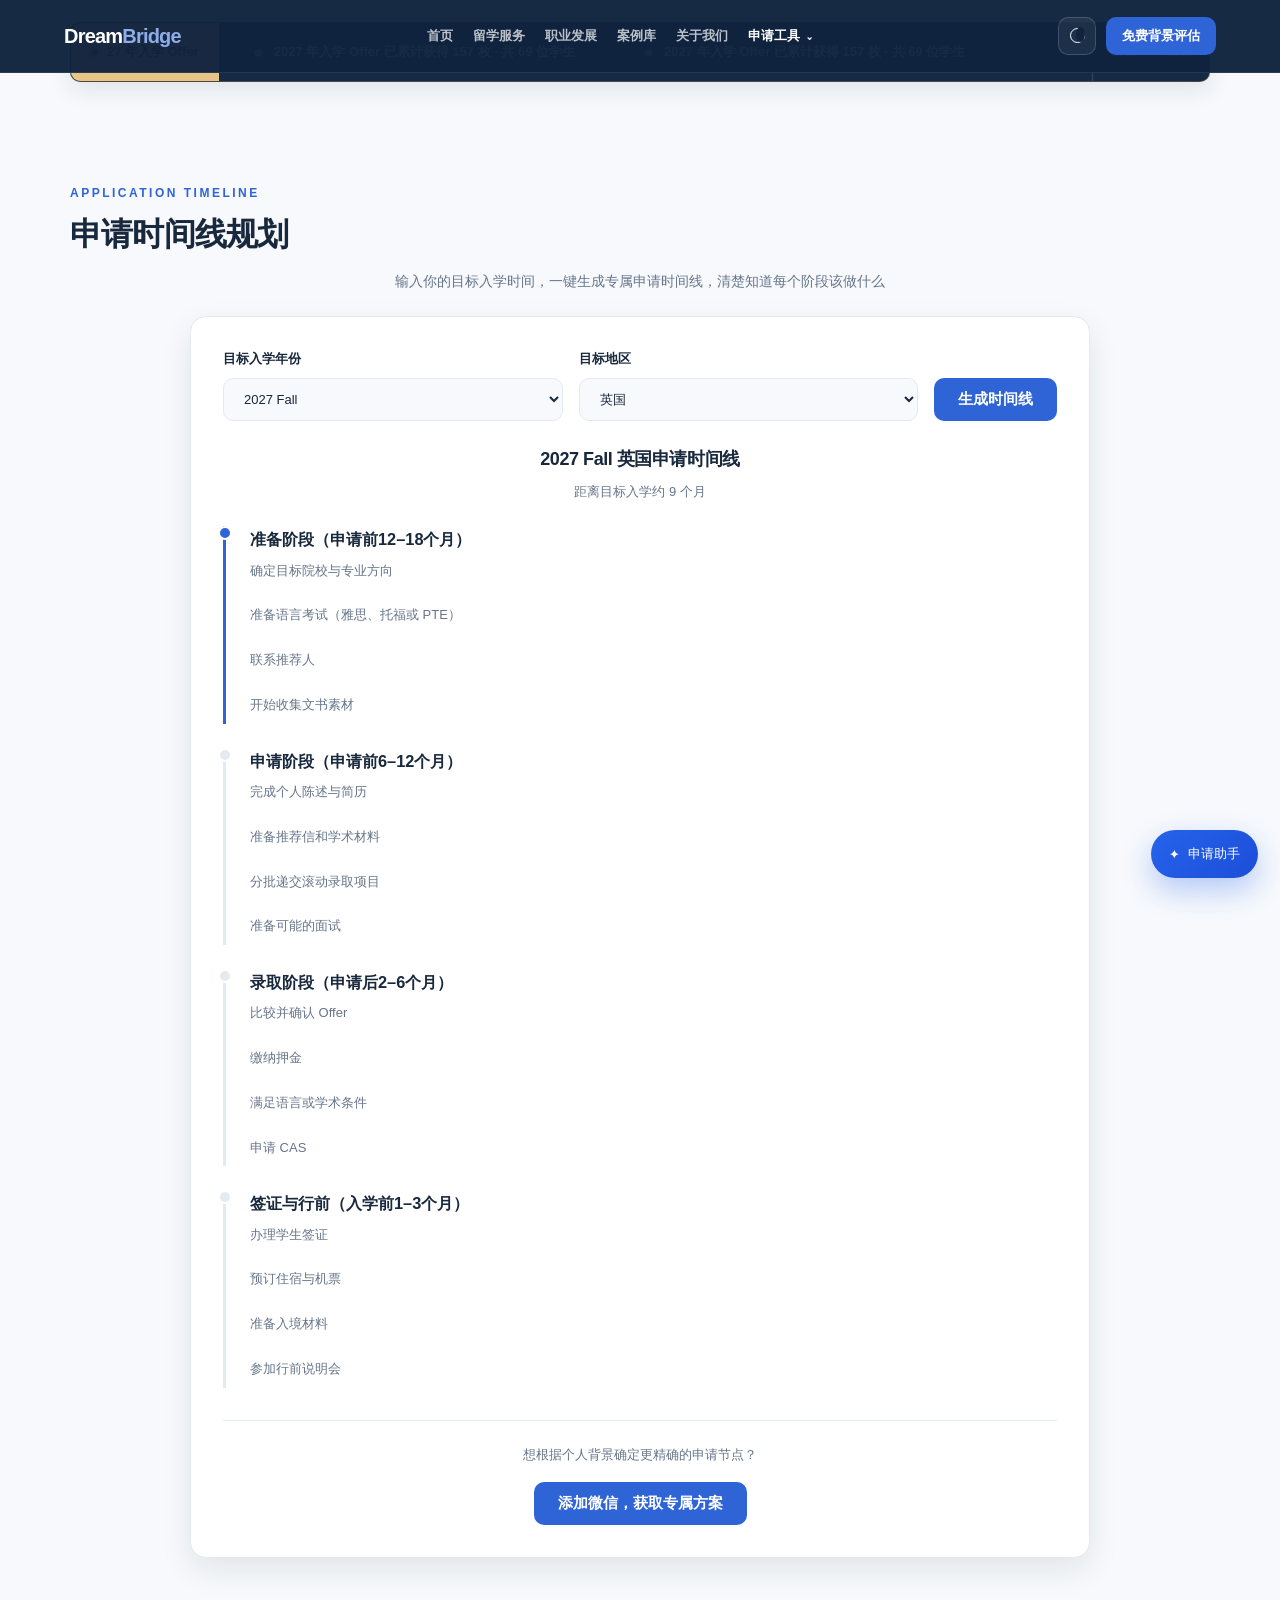
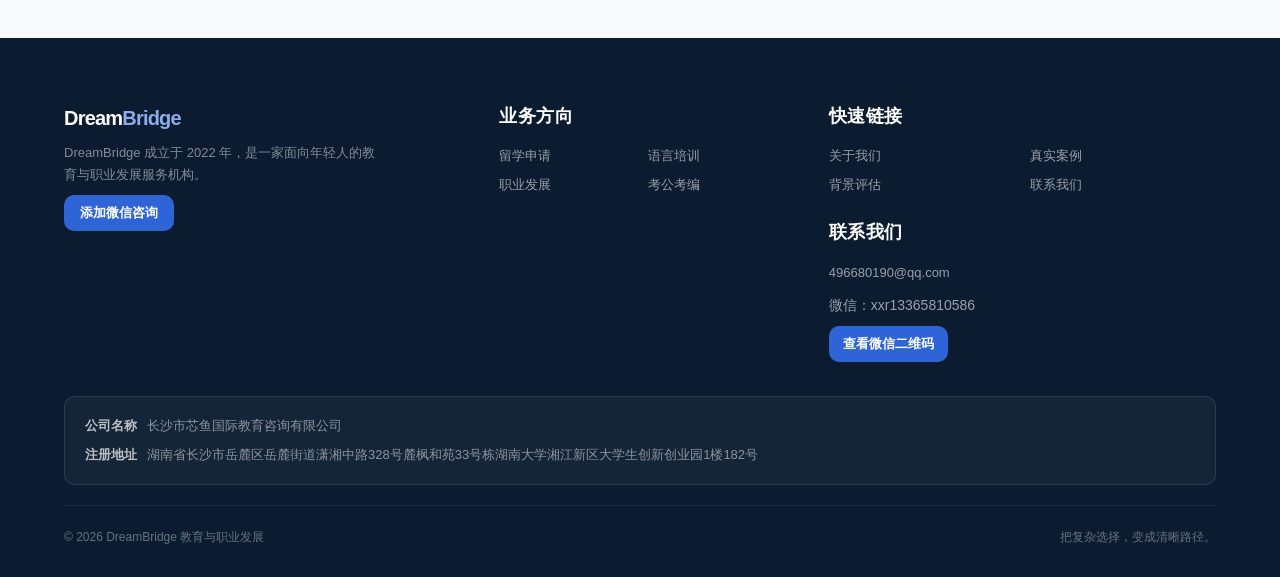
<file: timeline.html>
<!DOCTYPE html>
<html lang="zh-CN">
<head>
<meta charset="UTF-8">
<meta name="viewport" content="width=device-width, initial-scale=1.0">
<meta name="description" content="DreamBridge留学申请时间线规划工具，选择目标入学年份和地区，一键生成专属申请规划。">
<title>申请时间线｜DreamBridge留学规划工具</title>
<style>
:root {
  --color-bg: #f7fbff;
  --color-surface: #ffffff;
  --color-surface-elevated: #ffffff;
  --color-text: #12223a;
  --color-text-secondary: #607086;
  --color-text-tertiary: #8a9bb0;
  --color-primary: #2563EB;
  --color-primary-light: #EFF6FF;
  --color-primary-dark: #1D4ED8;
  --color-secondary: #10b981;
  --color-accent: #F59E0B;
  --color-accent-light: #FEF3C7;
  --color-border: #e5edf6;
  --color-border-light: #f0f4f8;
  --shadow-sm: 0 2px 8px rgba(18, 34, 58, 0.06);
  --shadow-md: 0 8px 24px rgba(18, 34, 58, 0.08);
  --shadow-lg: 0 16px 48px rgba(18, 34, 58, 0.12);
  --shadow-xl: 0 24px 64px rgba(18, 34, 58, 0.16);
  --radius-sm: 8px;
  --radius-md: 12px;
  --radius-lg: 16px;
  --radius-xl: 20px;
  --radius-full: 999px;
  --space-1: 4px;
  --space-2: 8px;
  --space-3: 12px;
  --space-4: 16px;
  --space-5: 20px;
  --space-6: 24px;
  --space-8: 32px;
  --space-10: 40px;
  --space-12: 48px;
  --space-16: 64px;
  --space-20: 80px;
  --font-sans: Inter, system-ui, -apple-system, 'Segoe UI', sans-serif;
  --font-display: 'Ma Shan Zheng', cursive;
  --text-xs: 12px;
  --text-sm: 13px;
  --text-base: 14px;
  --text-md: 15px;
  --text-lg: 16px;
  --text-xl: 18px;
  --text-2xl: 20px;
  --text-3xl: 24px;
  --text-4xl: 32px;
  --text-5xl: 40px;
  --ease-out: cubic-bezier(0.16, 1, 0.3, 1);
  --ease-spring: cubic-bezier(0.34, 1.56, 0.64, 1);
  --duration-fast: 150ms;
  --duration-base: 250ms;
  --duration-slow: 400ms;
  --z-base: 1;
  --z-sticky: 50;
  --z-header: 100;
  --z-countdown: 101;
  --z-modal: 200;
  --z-toast: 300;
}
body.dark {
  --color-bg: #0b1220;
  --color-surface: #121f31;
  --color-surface-elevated: #18283d;
  --color-text: #e7effa;
  --color-text-secondary: #9bb0c8;
  --color-text-tertiary: #6b7f99;
  --color-primary-light: #1b2a41;
  --color-border: #24364f;
  --color-border-light: #1a2638;
  --shadow-sm: 0 2px 8px rgba(0, 0, 0, 0.3);
  --shadow-md: 0 8px 24px rgba(0, 0, 0, 0.4);
  --shadow-lg: 0 16px 48px rgba(0, 0, 0, 0.5);
  --shadow-xl: 0 24px 64px rgba(0, 0, 0, 0.6);
}
*, *::before, *::after { box-sizing: border-box; margin: 0; padding: 0; }
html { scroll-behavior: smooth; }
body {
  font-family: var(--font-sans);
  color: var(--color-text);
  background: var(--color-bg);
  line-height: 1.6;
  font-size: var(--text-base);
  -webkit-font-smoothing: antialiased;
  -moz-osx-font-smoothing: grayscale;
}
img { max-width: 100%; height: auto; display: block; }
button { font-family: inherit; cursor: pointer; border: none; background: none; }
input, select, textarea { font-family: inherit; font-size: inherit; }
a { color: inherit; text-decoration: none; }
ul, ol { list-style: none; }
.container { width: min(1140px, 92%); margin: 0 auto; }
.section { padding: var(--space-20) 0; }
.section-alt { background: var(--color-primary-light); }
.section-kicker {
  color: var(--color-primary);
  font-size: var(--text-xs);
  letter-spacing: 2.5px;
  text-transform: uppercase;
  font-weight: 700;
  margin-bottom: var(--space-3);
}
.section-title {
  font-size: clamp(var(--text-3xl), 4vw, var(--text-4xl));
  font-weight: 800;
  line-height: 1.2;
  margin-bottom: var(--space-4);
}

/* Header */
.header {
  position: fixed;
  top: 0;
  left: 0;
  right: 0;
  z-index: var(--z-header);
  background: transparent;
  transition: background var(--duration-base) ease, box-shadow var(--duration-base) ease;
}
.header.scrolled {
  background: rgba(11, 17, 32, 0.92);
  backdrop-filter: blur(12px) saturate(180%);
  box-shadow: var(--shadow-md);
}
.nav-wrap {
  display: flex;
  align-items: center;
  justify-content: space-between;
  padding: var(--space-4) 0;
}
.logo {
  font-size: var(--text-2xl);
  font-weight: 800;
  color: #fff;
  letter-spacing: -0.5px;
}
.logo span { color: var(--color-secondary); }
.nav-links { display: flex; gap: var(--space-6); }
.nav-links a {
  color: rgba(255,255,255,0.9);
  font-size: var(--text-sm);
  font-weight: 600;
  transition: all var(--duration-fast) ease;
  position: relative;
  padding: 4px 0;
}
.nav-links a::after {
  content: '';
  position: absolute;
  bottom: 0;
  left: 0;
  width: 0;
  height: 2px;
  background: var(--color-accent);
  border-radius: 1px;
  transition: width var(--duration-base) var(--ease-out);
}
.nav-links a:hover { color: #fff; }
.nav-links a:hover::after { width: 100%; }
.theme-toggle {
  width: 36px;
  height: 36px;
  border-radius: var(--radius-md);
  background: rgba(255,255,255,0.12);
  border: 1px solid rgba(255,255,255,0.2);
  color: #fff;
  display: grid;
  place-items: center;
  font-size: var(--text-md);
  transition: all var(--duration-fast) ease;
}
.theme-toggle:hover { background: rgba(255,255,255,0.2); }

/* Countdown */
.countdown-bar {
  position: fixed;
  top: 0;
  left: 0;
  right: 0;
  z-index: var(--z-countdown);
  background: linear-gradient(90deg, var(--color-primary), var(--color-secondary));
  color: #fff;
  padding: var(--space-3) 0;
  font-size: var(--text-sm);
  font-weight: 600;
  text-align: center;
  transform: translateY(-100%);
  transition: transform var(--duration-base) var(--ease-out);
}
.countdown-bar.show { transform: translateY(0); }
.countdown-bar .container {
  display: flex;
  justify-content: center;
  align-items: center;
  gap: var(--space-3);
  flex-wrap: wrap;
}
.countdown-pill {
  background: rgba(255,255,255,0.2);
  padding: var(--space-1) var(--space-3);
  border-radius: var(--radius-sm);
  font-size: var(--text-xs);
}
.countdown-close {
  color: #fff;
  font-size: var(--text-lg);
  opacity: 0.7;
  transition: opacity var(--duration-fast);
  margin-left: var(--space-2);
}
.countdown-close:hover { opacity: 1; }

/* Hero */
.hero {
  min-height: 100vh;
  position: relative;
  display: grid;
  place-items: center;
  background: linear-gradient(135deg, #0f1c2e 0%, #1a3a5c 40%, #1e4d8b 100%);
  overflow: hidden;
  padding-top: 60px;
}
.hero::before {
  content: '';
  position: absolute;
  inset: 0;
  background-image:
    radial-gradient(circle at 20% 80%, rgba(37, 99, 235, 0.35) 0%, transparent 50%),
    radial-gradient(circle at 80% 20%, rgba(16, 185, 129, 0.25) 0%, transparent 50%),
    radial-gradient(circle at 50% 50%, rgba(255, 107, 53, 0.15) 0%, transparent 60%);
}
.hero-grid {
  position: absolute;
  inset: 0;
  background-image: radial-gradient(circle, rgba(255,255,255,0.06) 1px, transparent 1px);
  background-size: 48px 48px;
  mask-image: radial-gradient(ellipse at center, black 40%, transparent 80%);
  -webkit-mask-image: radial-gradient(ellipse at center, black 40%, transparent 80%);
}
.hero-blob {
  position: absolute;
  border-radius: 50%;
  filter: blur(100px);
  opacity: 0.25;
}
.hero-blob-1 {
  width: 500px;
  height: 500px;
  background: var(--color-primary);
  top: -150px;
  right: -150px;
  animation: blobFloat 8s ease-in-out infinite;
}
.hero-blob-2 {
  width: 400px;
  height: 400px;
  background: var(--color-secondary);
  bottom: -100px;
  left: -100px;
  opacity: 0.15;
  animation: blobFloat 10s ease-in-out infinite reverse;
}
@keyframes blobFloat {
  0%, 100% { transform: translate(0, 0) scale(1); }
  50% { transform: translate(30px, -30px) scale(1.1); }
}
.hero-content {
  position: relative;
  z-index: var(--z-base);
  color: #fff;
  text-align: center;
  max-width: 680px;
  padding: 0 var(--space-5);
}
.hero-tag {
  display: inline-block;
  background: rgba(255,255,255,0.1);
  border: 1px solid rgba(255,255,255,0.2);
  color: #eaf3ff;
  padding: var(--space-2) var(--space-4);
  border-radius: var(--radius-full);
  font-size: var(--text-xs);
  font-weight: 600;
  letter-spacing: 1.5px;
  text-transform: uppercase;
  margin-bottom: var(--space-6);
  backdrop-filter: blur(4px);
}
.hero-title {
  font-size: clamp(var(--text-4xl), 5vw, var(--text-5xl));
  font-weight: 800;
  line-height: 1.15;
  margin-bottom: var(--space-5);
  letter-spacing: -0.5px;
}
.hero-title .highlight {
  color: var(--color-secondary);
  position: relative;
}
.hero-title .highlight::after {
  content: '';
  position: absolute;
  bottom: 4px;
  left: 0;
  right: 0;
  height: 8px;
  background: var(--color-secondary);
  opacity: 0.25;
  border-radius: 4px;
  z-index: -1;
}
.hero-subtitle {
  font-size: clamp(var(--text-md), 2vw, var(--text-lg));
  color: rgba(255,255,255,0.85);
  line-height: 1.7;
  margin-bottom: var(--space-8);
  max-width: 520px;
  margin-left: auto;
  margin-right: auto;
}
.hero-cta {
  display: flex;
  gap: var(--space-4);
  justify-content: center;
  flex-wrap: wrap;
}
.hero-stats {
  display: flex;
  gap: var(--space-10);
  justify-content: center;
  margin-top: var(--space-10);
  flex-wrap: wrap;
}
.hero-stat { text-align: center; }
.hero-stat-value {
  display: block;
  font-size: var(--text-3xl);
  font-weight: 800;
  color: #fff;
  line-height: 1;
}
.hero-stat-label {
  font-size: var(--text-xs);
  color: rgba(255,255,255,0.7);
  margin-top: var(--space-2);
}
.hero-scroll {
  position: absolute;
  bottom: var(--space-8);
  left: 50%;
  transform: translateX(-50%);
  display: flex;
  flex-direction: column;
  align-items: center;
  gap: var(--space-2);
  color: rgba(255,255,255,0.5);
  font-size: var(--text-xs);
  z-index: var(--z-base);
}
.mouse-icon {
  width: 22px;
  height: 34px;
  border: 2px solid rgba(255,255,255,0.35);
  border-radius: 12px;
  position: relative;
}
.mouse-icon::before {
  content: '';
  position: absolute;
  top: 6px;
  left: 50%;
  transform: translateX(-50%);
  width: 4px;
  height: 6px;
  background: rgba(255,255,255,0.6);
  border-radius: 2px;
  animation: scrollDown 1.8s infinite;
}
@keyframes scrollDown {
  0% { opacity: 1; top: 6px; }
  100% { opacity: 0; top: 18px; }
}

/* Buttons */
.btn {
  display: inline-flex;
  align-items: center;
  justify-content: center;
  gap: var(--space-2);
  padding: var(--space-3) var(--space-6);
  border-radius: var(--radius-md);
  font-weight: 700;
  font-size: var(--text-md);
  transition: all var(--duration-base) var(--ease-out);
  cursor: pointer;
  border: none;
}
.btn-primary {
  background: linear-gradient(135deg, #F59E0B, #D97706);
  color: #fff;
  box-shadow: 0 8px 24px rgba(245, 158, 11, 0.3);
}
.btn-primary:hover {
  transform: translateY(-2px);
  box-shadow: 0 12px 32px rgba(245, 158, 11, 0.35);
}
.btn-primary:active { transform: scale(0.98); }
.btn-secondary {
  background: rgba(255,255,255,0.1);
  color: #fff;
  border: 1.5px solid rgba(255,255,255,0.35);
  backdrop-filter: blur(4px);
}
.btn-secondary:hover {
  background: rgba(255,255,255,0.18);
  border-color: rgba(255,255,255,0.5);
}
.btn-sm { padding: var(--space-2) var(--space-4); font-size: var(--text-sm); }

/* Marquee */
.marquee-section {
  background: linear-gradient(180deg, var(--color-primary-light) 0%, var(--color-bg) 100%);
  padding: var(--space-16) 0 var(--space-10);
  overflow: hidden;
}
.marquee-track {
  display: flex;
  gap: var(--space-5);
  animation: marquee 35s linear infinite;
  width: max-content;
}
.marquee-track:hover { animation-play-state: paused; }
@keyframes marquee {
  0% { transform: translateX(0); }
  100% { transform: translateX(-50%); }
}
.marquee-card {
  background: var(--color-surface);
  border: 1px solid var(--color-border);
  border-radius: var(--radius-lg);
  padding: var(--space-5) var(--space-6);
  box-shadow: var(--shadow-md);
  min-width: 300px;
  display: flex;
  flex-direction: column;
  gap: var(--space-2);
  transition: transform var(--duration-base) var(--ease-out);
  cursor: default;
}
.marquee-card:hover { transform: translateY(-4px); }
.marquee-from { font-size: var(--text-sm); color: var(--color-text-secondary); }
.marquee-arrow { font-size: var(--text-xl); color: var(--color-primary); font-weight: 800; line-height: 1; }
.marquee-to { font-size: var(--text-md); font-weight: 700; color: var(--color-text); }
.marquee-tag {
  display: inline-flex;
  width: fit-content;
  background: linear-gradient(135deg, var(--color-accent), #ff8f5a);
  color: #fff;
  padding: var(--space-1) var(--space-3);
  border-radius: var(--radius-sm);
  font-size: var(--text-xs);
  font-weight: 700;
  margin-top: var(--space-1);
}

/* About */
.about-grid {
  display: grid;
  grid-template-columns: 1.3fr 1fr;
  gap: var(--space-10);
  align-items: start;
}
.about-text p {
  color: var(--color-text-secondary);
  font-size: var(--text-md);
  line-height: 1.8;
  margin-bottom: var(--space-6);
}
.team-card {
  background: var(--color-surface);
  border: 1px solid var(--color-border);
  border-radius: var(--radius-lg);
  box-shadow: var(--shadow-md);
  padding: var(--space-6);
  position: relative;
  overflow: hidden;
}
.team-card::before {
  content: '';
  position: absolute;
  top: 0;
  left: 0;
  right: 0;
  height: 4px;
  background: linear-gradient(90deg, var(--color-primary), var(--color-secondary));
}
.team-card h3 { font-size: var(--text-xl); margin-bottom: var(--space-4); }
.team-card li {
  padding: var(--space-3) 0;
  border-bottom: 1px solid var(--color-border-light);
  font-size: var(--text-md);
}
.team-card li:last-child { border-bottom: none; }
.signature {
  font-family: var(--font-display);
  font-size: var(--text-2xl);
  color: var(--color-accent);
  margin-top: var(--space-4);
}
.metrics { display: grid; grid-template-columns: repeat(3, 1fr); gap: var(--space-4); }
.metric-item {
  background: var(--color-surface);
  padding: var(--space-5) var(--space-4);
  border-radius: var(--radius-md);
  border: 1px solid var(--color-border);
  text-align: center;
  transition: all var(--duration-base) var(--ease-out);
}
.metric-item:hover {
  transform: translateY(-3px);
  box-shadow: var(--shadow-lg);
}
.metric-value {
  font-size: var(--text-3xl);
  font-weight: 800;
  color: var(--color-primary);
  line-height: 1;
}
.metric-label {
  font-size: var(--text-xs);
  color: var(--color-text-secondary);
  margin-top: var(--space-2);
}

/* Plans */
.plan-toggle {
  display: flex;
  gap: var(--space-2);
  justify-content: center;
  margin-bottom: var(--space-6);
}
.plan-toggle-btn {
  padding: var(--space-2) var(--space-5);
  border: 1px solid var(--color-border);
  background: var(--color-surface);
  border-radius: var(--radius-md);
  font-weight: 600;
  font-size: var(--text-sm);
  transition: all var(--duration-fast) ease;
  color: var(--color-text-secondary);
  cursor: pointer;
}
.plan-toggle-btn.active {
  background: var(--color-primary);
  color: #fff;
  border-color: var(--color-primary);
}
.plan-toggle-btn:not(.active):hover {
  background: var(--color-primary-light);
  color: var(--color-primary);
}
.cards-grid { display: grid; grid-template-columns: repeat(3, 1fr); gap: var(--space-5); }
.plan-card {
  background: var(--color-surface);
  border: 1px solid var(--color-border);
  border-radius: var(--radius-lg);
  box-shadow: var(--shadow-md);
  padding: var(--space-6);
  transition: all var(--duration-base) var(--ease-out);
  position: relative;
  overflow: hidden;
}
.plan-card:hover {
  transform: translateY(-6px);
  box-shadow: var(--shadow-lg);
}
.plan-card::after {
  content: '';
  position: absolute;
  top: 0;
  left: 0;
  right: 0;
  height: 3px;
  background: linear-gradient(90deg, var(--color-primary), var(--color-secondary));
  opacity: 0;
  transition: opacity var(--duration-base) ease;
}
.plan-card:hover::after { opacity: 1; }
.plan-card.featured {
  border: 2px solid var(--color-primary);
  transform: scale(1.02);
}
.plan-card.featured:hover { transform: scale(1.02) translateY(-6px); }
.plan-badge {
  position: absolute;
  top: var(--space-3);
  right: var(--space-3);
  background: var(--color-primary);
  color: #fff;
  font-size: var(--text-xs);
  font-weight: 700;
  padding: var(--space-1) var(--space-3);
  border-radius: var(--radius-sm);
}
.plan-name { font-size: var(--text-lg); font-weight: 700; margin-bottom: var(--space-2); }
.plan-desc {
  font-size: var(--text-sm);
  color: var(--color-text-secondary);
  margin-bottom: var(--space-4);
  line-height: 1.6;
}
.plan-price {
  font-size: var(--text-2xl);
  font-weight: 800;
  color: var(--color-secondary);
  margin-bottom: var(--space-4);
}
.plan-list {
  padding-left: var(--space-5);
  color: var(--color-text-secondary);
  font-size: var(--text-sm);
  line-height: 2;
}
.compare-table {
  width: 100%;
  border-collapse: separate;
  border-spacing: 0;
  background: var(--color-surface);
  border-radius: var(--radius-lg);
  overflow: hidden;
  box-shadow: var(--shadow-md);
  display: none;
}
.compare-table.active { display: table; }
.compare-table th, .compare-table td {
  padding: var(--space-4) var(--space-5);
  text-align: center;
  border-bottom: 1px solid var(--color-border);
  font-size: var(--text-sm);
}
.compare-table th {
  background: var(--color-primary-light);
  font-weight: 700;
  color: var(--color-text);
}
.compare-table td:first-child { text-align: left; font-weight: 600; }
.compare-table tr:last-child td { border-bottom: none; }
.compare-table tr:hover td { background: var(--color-primary-light); }
.icon-check { color: var(--color-secondary); font-size: 18px; }
.icon-cross { color: var(--color-text-tertiary); font-size: 18px; }
.icon-half { color: var(--color-primary); font-size: 18px; }

/* 院校档次标签颜色 */
.pill-tier-985 { background: linear-gradient(135deg, #f59e0b, #d97706) !important; color: #fff !important; }
.pill-tier-211 { background: linear-gradient(135deg, #3b82f6, #2563eb) !important; color: #fff !important; }
.pill-tier-shuangfei { background: linear-gradient(135deg, #ff6b6b, #ee5a6f) !important; color: #fff !important; }
.pill-tier-overseas { background: linear-gradient(135deg, #8b5cf6, #7c3aed) !important; color: #fff !important; }

/* 智能评估器样式 */
.eval-card {
  background: var(--color-surface);
  border: 1px solid var(--color-border);
  border-radius: var(--radius-xl);
  padding: var(--space-8);
  box-shadow: var(--shadow-lg);
  max-width: 800px;
  margin: 0 auto;
}
.eval-form {
  display: grid;
  grid-template-columns: repeat(2, 1fr);
  gap: var(--space-5);
}
.eval-field {
  display: flex;
  flex-direction: column;
  gap: var(--space-2);
}
.eval-field label {
  font-size: var(--text-sm);
  font-weight: 600;
  color: var(--color-text);
}
.eval-field input, .eval-field select {
  padding: var(--space-3) var(--space-4);
  border: 1px solid var(--color-border);
  border-radius: var(--radius-md);
  background: var(--color-bg);
  color: var(--color-text);
  font-size: var(--text-sm);
  width: 100%;
}
.eval-field input:focus, .eval-field select:focus {
  outline: none;
  border-color: var(--color-primary);
  box-shadow: 0 0 0 3px rgba(37, 99, 235, 0.1);
}
.eval-tier-tag {
  display: none;
  padding: var(--space-1) var(--space-3);
  border-radius: var(--radius-sm);
  font-size: var(--text-xs);
  font-weight: 700;
  margin-top: var(--space-2);
  width: fit-content;
}
.eval-result {
  margin-top: var(--space-10);
  display: none;
  animation: fadeIn var(--duration-slow) ease;
}
.eval-result.show { display: block; }
.eval-category { margin-bottom: var(--space-8); }
.eval-category-title {
  font-size: var(--text-xl);
  font-weight: 800;
  margin-bottom: var(--space-4);
  display: flex;
  align-items: center;
  gap: var(--space-2);
}
.eval-reach .eval-category-title { color: #dc2626; }
.eval-match .eval-category-title { color: #059669; }
.eval-safe .eval-category-title { color: #2563eb; }
.eval-grid {
  display: grid;
  grid-template-columns: repeat(auto-fill, minmax(280px, 1fr));
  gap: var(--space-4);
}
.eval-case-card {
  background: var(--color-surface);
  border: 1px solid var(--color-border);
  border-radius: var(--radius-lg);
  padding: var(--space-5);
  cursor: pointer;
  transition: all var(--duration-base) var(--ease-out);
}
.eval-case-card:hover {
  transform: translateY(-3px);
  box-shadow: var(--shadow-md);
  border-color: var(--color-primary);
}
.eval-case-header {
  display: flex;
  justify-content: space-between;
  align-items: center;
  margin-bottom: var(--space-3);
}
.eval-case-school { font-weight: 700; font-size: var(--text-sm); }
.eval-case-meta {
  font-size: var(--text-xs);
  color: var(--color-text-secondary);
  margin-bottom: var(--space-3);
}
.eval-case-offers {
  display: flex;
  flex-direction: column;
  gap: var(--space-2);
}
.eval-offer-item {
  display: flex;
  justify-content: space-between;
  align-items: center;
  padding: var(--space-2) var(--space-3);
  background: var(--color-primary-light);
  border-radius: var(--radius-sm);
  font-size: var(--text-xs);
}
.eval-match-score {
  margin-top: var(--space-2);
  font-size: var(--text-xs);
  color: var(--color-text-tertiary);
}
.eval-empty {
  text-align: center;
  padding: var(--space-8);
  color: var(--color-text-secondary);
}

/* Cases */
.stats-bar {
  display: grid;
  grid-template-columns: repeat(3, 1fr);
  gap: var(--space-4);
  margin-bottom: var(--space-8);
}
.stat-pill {
  background: var(--color-surface);
  border: 1px solid var(--color-border);
  border-radius: var(--radius-md);
  padding: var(--space-5) var(--space-4);
  box-shadow: var(--shadow-sm);
  text-align: center;
  transition: all var(--duration-base) var(--ease-out);
}
.stat-pill:hover { transform: translateY(-2px); box-shadow: var(--shadow-md); }
.stat-number {
  font-size: var(--text-3xl);
  font-weight: 800;
  color: var(--color-primary);
  line-height: 1;
}
.stat-label {
  font-size: var(--text-xs);
  color: var(--color-text-secondary);
  margin-top: var(--space-2);
}
.filter-row {
  display: grid;
  grid-template-columns: 2fr repeat(3, 1fr);
  gap: var(--space-3);
  margin-bottom: var(--space-4);
}
.filter-input, .filter-select {
  padding: var(--space-3) var(--space-4);
  border: 1px solid var(--color-border);
  border-radius: var(--radius-md);
  background: var(--color-surface);
  color: var(--color-text);
  font-size: var(--text-sm);
  width: 100%;
  transition: all var(--duration-fast) ease;
}
.filter-input:focus, .filter-select:focus {
  outline: none;
  border-color: var(--color-primary);
  box-shadow: 0 0 0 3px rgba(37, 99, 235, 0.1);
}
.quick-tags {
  display: flex;
  gap: var(--space-2);
  margin-bottom: var(--space-4);
  flex-wrap: wrap;
}
.quick-tag {
  padding: var(--space-2) var(--space-4);
  border: 1px solid var(--color-border);
  background: var(--color-surface);
  border-radius: var(--radius-full);
  cursor: pointer;
  font-size: var(--text-sm);
  font-weight: 600;
  color: var(--color-text-secondary);
  transition: all var(--duration-fast) ease;
  user-select: none;
}
.quick-tag:hover {
  border-color: var(--color-primary);
  color: var(--color-primary);
  background: var(--color-primary-light);
}
.quick-tag.active {
  background: var(--color-primary);
  color: #fff;
  border-color: var(--color-primary);
}
.tier-filter-row {
  display: flex;
  gap: var(--space-2);
  margin-bottom: var(--space-6);
  flex-wrap: wrap;
  align-items: center;
}
.tier-filter-label {
  font-size: var(--text-sm);
  font-weight: 600;
  color: var(--color-text-secondary);
  margin-right: var(--space-2);
}
.tier-tag {
  padding: var(--space-2) var(--space-4);
  border: 1px solid var(--color-border);
  background: var(--color-surface);
  border-radius: var(--radius-full);
  cursor: pointer;
  font-size: var(--text-sm);
  font-weight: 600;
  color: var(--color-text-secondary);
  transition: all var(--duration-fast) ease;
  user-select: none;
}
.tier-tag:hover {
  border-color: var(--color-primary);
  color: var(--color-primary);
  background: var(--color-primary-light);
}
.tier-tag.active {
  background: var(--color-primary);
  color: #fff;
  border-color: var(--color-primary);
}
.charts-grid {
  display: grid;
  grid-template-columns: repeat(3, 1fr);
  gap: var(--space-4);
  margin-bottom: var(--space-6);
}
.chart-card {
  background: var(--color-surface);
  border: 1px solid var(--color-border);
  border-radius: var(--radius-lg);
  padding: var(--space-5);
  box-shadow: var(--shadow-sm);
}
.chart-title {
  font-size: var(--text-sm);
  font-weight: 700;
  color: var(--color-text);
  margin-bottom: var(--space-4);
  display: flex;
  align-items: center;
  gap: var(--space-2);
}
.bar-chart { display: flex; flex-direction: column; gap: var(--space-3); }
.bar-row { display: flex; align-items: center; gap: var(--space-3); }
.bar-label {
  width: 100px;
  font-size: var(--text-xs);
  color: var(--color-text-secondary);
  text-align: right;
  flex-shrink: 0;
}
.bar-track {
  flex: 1;
  height: 28px;
  background: var(--color-border-light);
  border-radius: var(--radius-sm);
  overflow: hidden;
}
.bar-fill {
  height: 100%;
  background: linear-gradient(90deg, var(--color-primary), var(--color-secondary));
  border-radius: var(--radius-sm);
  display: flex;
  align-items: center;
  justify-content: flex-end;
  padding-right: var(--space-2);
  min-width: 36px;
  transition: width 1s var(--ease-out);
}
.bar-value { font-size: var(--text-xs); font-weight: 700; color: #fff; }
.cases-grid {
  display: grid;
  grid-template-columns: repeat(auto-fill, minmax(360px, 1fr));
  gap: var(--space-5);
  min-height: 200px;
}
.case-card {
  background: var(--color-surface);
  border: 1px solid var(--color-border);
  border-radius: var(--radius-lg);
  padding: var(--space-5);
  box-shadow: var(--shadow-sm);
  transition: all var(--duration-base) var(--ease-out);
  cursor: pointer;
}
.case-card:hover {
  transform: translateY(-4px);
  box-shadow: var(--shadow-lg);
  border-color: var(--color-primary);
}
.case-header {
  display: flex;
  justify-content: space-between;
  align-items: start;
  margin-bottom: var(--space-3);
  gap: var(--space-2);
}
.case-title {
  font-size: var(--text-md);
  font-weight: 700;
  color: var(--color-text);
  line-height: 1.4;
}
/* 移除了 case-badge 样式，不再使用 */
.case-pills {
  display: flex;
  flex-wrap: wrap;
  gap: var(--space-2);
  margin-bottom: var(--space-3);
}
.pill {
  display: inline-block;
  background: var(--color-primary-light);
  color: var(--color-primary-dark);
  padding: var(--space-1) var(--space-3);
  border-radius: var(--radius-full);
  font-size: var(--text-xs);
  font-weight: 600;
}
.case-meta {
  display: grid;
  grid-template-columns: repeat(2, 1fr);
  gap: var(--space-2);
}
.meta-item {
  background: var(--color-primary-light);
  border: 1px solid var(--color-border);
  border-radius: var(--radius-md);
  padding: var(--space-3);
}
.meta-label {
  font-size: var(--text-xs);
  color: var(--color-text-tertiary);
  margin-bottom: var(--space-1);
}
.meta-value { font-weight: 700; font-size: var(--text-sm); color: var(--color-text); }
.offer-section {
  margin-top: var(--space-4);
  padding-top: var(--space-4);
  border-top: 1px dashed var(--color-border);
}
.offer-title {
  font-size: var(--text-sm);
  font-weight: 700;
  color: var(--color-primary);
  margin-bottom: var(--space-3);
}
.offer-list { display: flex; flex-direction: column; gap: var(--space-2); }
.offer-item {
  display: grid;
  grid-template-columns: 1fr 1fr auto;
  gap: var(--space-3);
  background: var(--color-primary-light);
  border: 1px solid var(--color-border);
  padding: var(--space-3);
  border-radius: var(--radius-md);
  align-items: center;
}
.offer-school { font-weight: 700; color: var(--color-text); font-size: var(--text-sm); }
.offer-major { color: var(--color-text-secondary); font-size: var(--text-xs); }
.offer-rank {
  font-weight: 700;
  color: var(--color-accent);
  font-size: var(--text-xs);
  white-space: nowrap;
}
.offer-more {
  color: var(--color-text-tertiary);
  font-size: var(--text-xs);
  text-align: center;
  padding: var(--space-1) 0;
}
.no-results {
  text-align: center;
  padding: var(--space-16) var(--space-5);
  color: var(--color-text-secondary);
  font-size: var(--text-lg);
  grid-column: 1 / -1;
}
.pagination {
  display: flex;
  justify-content: center;
  align-items: center;
  gap: var(--space-2);
  margin-top: var(--space-8);
  flex-wrap: wrap;
}
.page-btn {
  padding: var(--space-3) var(--space-4);
  border: 1px solid var(--color-border);
  background: var(--color-surface);
  border-radius: var(--radius-md);
  cursor: pointer;
  font-weight: 600;
  font-size: var(--text-sm);
  color: var(--color-text);
  transition: all var(--duration-fast) ease;
  min-width: 40px;
}
.page-btn:hover:not(:disabled) {
  background: var(--color-primary-light);
  border-color: var(--color-primary);
  color: var(--color-primary);
}
.page-btn.active {
  background: var(--color-primary);
  color: #fff;
  border-color: var(--color-primary);
}
.page-btn:disabled { opacity: 0.4; cursor: not-allowed; }
.page-info {
  padding: var(--space-3) var(--space-4);
  color: var(--color-text-secondary);
  font-size: var(--text-sm);
}
.data-tip {
  text-align: center;
  color: var(--color-text-tertiary);
  font-size: var(--text-xs);
  margin-top: var(--space-4);
}

/* Case Modal */
.case-modal {
  position: fixed;
  inset: 0;
  background: rgba(10, 20, 36, 0.7);
  display: none;
  place-items: center;
  z-index: var(--z-modal);
  backdrop-filter: blur(8px);
  padding: var(--space-5);
  overflow-y: auto;
}
.case-modal.show { display: grid; }
.case-detail {
  background: var(--color-surface);
  border-radius: var(--radius-xl);
  box-shadow: var(--shadow-xl);
  max-width: 640px;
  width: 100%;
  max-height: 90vh;
  overflow-y: auto;
  position: relative;
  animation: modalIn var(--duration-slow) var(--ease-out);
}
@keyframes modalIn {
  from { opacity: 0; transform: scale(0.95) translateY(20px); }
  to { opacity: 1; transform: scale(1) translateY(0); }
}
.case-detail-close {
  position: absolute;
  top: var(--space-4);
  right: var(--space-4);
  width: 36px;
  height: 36px;
  display: grid;
  place-items: center;
  border-radius: 50%;
  font-size: var(--text-xl);
  color: var(--color-text-secondary);
  transition: all var(--duration-fast) ease;
  z-index: 10;
}
.case-detail-close:hover {
  background: var(--color-border-light);
  color: var(--color-text);
}
.case-detail-header { padding: var(--space-8) var(--space-8) 0; }
.case-detail-header h2 { font-size: var(--text-xl); margin-bottom: var(--space-3); }
.case-detail-body { padding: 0 var(--space-8) var(--space-8); }
.case-detail-meta {
  display: grid;
  grid-template-columns: repeat(2, 1fr);
  gap: var(--space-3);
  margin: var(--space-5) 0;
}
.detail-meta-block {
  background: var(--color-primary-light);
  border-radius: var(--radius-md);
  padding: var(--space-4);
}
.detail-meta-block label {
  font-size: var(--text-xs);
  color: var(--color-text-tertiary);
  display: block;
  margin-bottom: var(--space-1);
}
.detail-meta-block value {
  font-weight: 700;
  font-size: var(--text-sm);
  color: var(--color-text);
}
.case-detail-offers { margin-top: var(--space-6); }
.case-detail-offers h4 {
  font-size: var(--text-sm);
  color: var(--color-primary);
  margin-bottom: var(--space-4);
  font-weight: 700;
}
.detail-offer-item {
  display: flex;
  justify-content: space-between;
  align-items: center;
  padding: var(--space-3) var(--space-4);
  background: var(--color-primary-light);
  border: 1px solid var(--color-border);
  border-radius: var(--radius-md);
  margin-bottom: var(--space-2);
}
.detail-offer-school { font-weight: 700; font-size: var(--text-sm); }
.detail-offer-major { font-size: var(--text-xs); color: var(--color-text-secondary); }
.detail-offer-rank {
  font-weight: 700;
  color: var(--color-accent);
  font-size: var(--text-sm);
}
.case-detail-cta {
  padding: var(--space-6) var(--space-8);
  border-top: 1px solid var(--color-border);
  text-align: center;
}
.case-detail-cta p {
  color: var(--color-text-secondary);
  font-size: var(--text-sm);
  margin-bottom: var(--space-4);
}

/* Testimonials */
.testimonials-grid {
  display: grid;
  grid-template-columns: repeat(3, 1fr);
  gap: var(--space-4);
}
.testimonial-card {
  background: var(--color-surface);
  border: 1px solid var(--color-border);
  border-radius: var(--radius-lg);
  box-shadow: var(--shadow-sm);
  padding: var(--space-6);
  transition: all var(--duration-base) var(--ease-out);
}
.testimonial-card:hover { transform: translateY(-3px); box-shadow: var(--shadow-md); }
.testimonial-avatar {
  width: 48px;
  height: 48px;
  border-radius: 50%;
  background: linear-gradient(135deg, var(--color-primary), var(--color-secondary));
  display: grid;
  place-items: center;
  color: #fff;
  font-weight: 700;
  font-size: var(--text-lg);
  margin-bottom: var(--space-4);
}
.testimonial-card h3 { font-size: var(--text-md); margin-bottom: var(--space-2); }
.testimonial-card p {
  color: var(--color-text-secondary);
  font-size: var(--text-sm);
  line-height: 1.7;
}

/* FAQ */
.accordion-item { border-bottom: 1px solid var(--color-border); }
.accordion-btn {
  width: 100%;
  text-align: left;
  padding: var(--space-5) 0;
  background: none;
  border: none;
  font-weight: 600;
  font-size: var(--text-md);
  cursor: pointer;
  display: flex;
  justify-content: space-between;
  align-items: center;
  color: var(--color-text);
  transition: color var(--duration-fast) ease;
}
.accordion-btn:hover { color: var(--color-primary); }
.accordion-btn::after {
  content: '+';
  font-size: var(--text-xl);
  color: var(--color-primary);
  transition: transform var(--duration-base) var(--ease-spring);
  flex-shrink: 0;
  margin-left: var(--space-4);
}
.accordion-item.open .accordion-btn::after { content: '−'; transform: rotate(0); }
.accordion-panel {
  display: none;
  color: var(--color-text-secondary);
  padding-bottom: var(--space-5);
  line-height: 1.8;
  font-size: var(--text-sm);
}
.accordion-item.open .accordion-panel {
  display: block;
  animation: fadeIn var(--duration-base) ease;
}
@keyframes fadeIn {
  from { opacity: 0; transform: translateY(-4px); }
  to { opacity: 1; transform: translateY(0); }
}

/* Footer */
.footer {
  background: #0B1120;
  color: #b0c4de;
  padding: var(--space-12) 0 var(--space-8);
}
.footer-grid {
  display: flex;
  justify-content: space-between;
  gap: var(--space-8);
  align-items: center;
}
.footer h2 { color: #fff; font-size: var(--text-xl); margin-bottom: var(--space-4); }
.footer p { margin: var(--space-2) 0; font-size: var(--text-sm); opacity: 0.85; }
.footer-actions { display: flex; gap: var(--space-3); flex-wrap: wrap; }

/* Mobile CTA */
.mobile-cta {
  position: fixed;
  bottom: 0;
  left: 0;
  right: 0;
  background: var(--color-surface);
  border-top: 1px solid var(--color-border);
  padding: var(--space-3) var(--space-4);
  display: none;
  gap: var(--space-3);
  align-items: center;
  z-index: var(--z-sticky);
  box-shadow: 0 -4px 20px rgba(0,0,0,0.08);
}
.mobile-cta-wx {
  font-size: var(--text-sm);
  color: var(--color-text);
  font-weight: 600;
  flex: 1;
  white-space: nowrap;
  overflow: hidden;
  text-overflow: ellipsis;
}

/* Back to top */
.to-top {
  position: fixed;
  right: var(--space-5);
  bottom: 80px;
  width: 44px;
  height: 44px;
  border-radius: 50%;
  background: var(--color-primary);
  color: #fff;
  font-size: var(--text-lg);
  display: none;
  place-items: center;
  cursor: pointer;
  box-shadow: 0 4px 16px rgba(37,99,235,0.3);
  transition: all var(--duration-base) var(--ease-out);
  z-index: 97;
  border: none;
}
.to-top.show { display: grid; }
.to-top:hover {
  transform: translateY(-3px);
  background: var(--color-primary-dark);
  box-shadow: 0 6px 20px rgba(37,99,235,0.4);
}

/* QR Modal */
.qr-modal {
  position: fixed;
  inset: 0;
  background: rgba(10, 20, 36, 0.65);
  display: none;
  place-items: center;
  z-index: var(--z-modal);
  backdrop-filter: blur(6px);
  padding: var(--space-5);
}
.qr-modal.show { display: grid; }
.qr-card {
  background: var(--color-surface);
  border-radius: var(--radius-xl);
  padding: var(--space-8);
  text-align: center;
  position: relative;
  box-shadow: var(--shadow-xl);
  max-width: 360px;
  width: 100%;
  animation: modalIn var(--duration-slow) var(--ease-out);
}
.qr-fallback {
  width: 200px;
  height: 200px;
  margin: var(--space-4) auto;
  background: linear-gradient(135deg, #07c160, #059142);
  border-radius: var(--radius-md);
  display: flex;
  flex-direction: column;
  align-items: center;
  justify-content: center;
  color: #fff;
  gap: var(--space-3);
}
.qr-fallback svg {
  width: 64px;
  height: 64px;
  opacity: 0.9;
}
.qr-fallback span {
  font-size: var(--text-sm);
  font-weight: 700;
  letter-spacing: 1px;
}
.qr-wxid {
  font-size: var(--text-lg);
  font-weight: 800;
  color: var(--color-primary);
  margin-top: var(--space-2);
  letter-spacing: 1px;
}
.qr-close {
  position: absolute;
  right: var(--space-4);
  top: var(--space-3);
  background: none;
  border: none;
  font-size: var(--text-2xl);
  cursor: pointer;
  color: var(--color-text-secondary);
  width: 36px;
  height: 36px;
  display: grid;
  place-items: center;
  border-radius: 50%;
  transition: all var(--duration-fast) ease;
}
.qr-close:hover {
  background: var(--color-border-light);
  color: var(--color-text);
}

/* Animations */
.fade-in {
  opacity: 0;
  transform: translateY(24px);
  transition: opacity var(--duration-slow) var(--ease-out), transform var(--duration-slow) var(--ease-out);
}
.fade-in.visible { opacity: 1; transform: translateY(0); }


/* Timeline Tool Styles */
.timeline-tool {
  max-width: 900px;
  margin: 0 auto;
  background: var(--color-surface);
  border: 1px solid var(--color-border);
  border-radius: var(--radius-xl);
  padding: var(--space-8);
  box-shadow: var(--shadow-lg);
}
.timeline-input-row {
  display: flex;
  gap: var(--space-4);
  align-items: end;
  margin-bottom: var(--space-6);
}
.timeline-input-group {
  flex: 1;
  display: flex;
  flex-direction: column;
  gap: var(--space-2);
}
.timeline-input-group label {
  font-size: var(--text-sm);
  font-weight: 600;
  color: var(--color-text);
}
.timeline-input-group select {
  padding: var(--space-3) var(--space-4);
  border: 1px solid var(--color-border);
  border-radius: var(--radius-md);
  background: var(--color-bg);
  color: var(--color-text);
  font-size: var(--text-sm);
  width: 100%;
}
.timeline-result {
  margin-top: var(--space-6);
}
.timeline-result-heading {
  text-align: center;
  margin-bottom: var(--space-6);
}
.timeline-result-heading h2 {
  font-size: var(--text-xl);
  font-weight: 800;
  margin-bottom: var(--space-2);
}
.timeline-result-heading p,
.timeline-consult p {
  color: var(--color-text-secondary);
  font-size: var(--text-sm);
}
.timeline-consult {
  text-align: center;
  margin-top: var(--space-8);
  padding-top: var(--space-6);
  border-top: 1px solid var(--color-border);
}
.timeline-consult .btn {
  margin-top: var(--space-4);
}
.timeline-phase {
  margin-bottom: var(--space-6);
  padding-left: var(--space-6);
  border-left: 3px solid var(--color-border);
  position: relative;
}
.timeline-phase.active {
  border-left-color: var(--color-primary);
}
.timeline-phase::before {
  content: '';
  position: absolute;
  left: -8px;
  top: 0;
  width: 14px;
  height: 14px;
  border-radius: 50%;
  background: var(--color-border);
  border: 2px solid var(--color-surface);
}
.timeline-phase.active::before {
  background: var(--color-primary);
}
.timeline-phase h4 {
  font-size: var(--text-md);
  font-weight: 700;
  margin-bottom: var(--space-3);
  color: var(--color-text);
}
.timeline-phase ul {
  list-style: none;
  padding: 0;
  display: flex;
  flex-direction: column;
  gap: var(--space-2);
}
.timeline-phase li {
  font-size: var(--text-sm);
  color: var(--color-text-secondary);
  padding: var(--space-2) 0;
}
@media (max-width: 768px) {
  .timeline-input-row { flex-direction: column; align-items: stretch; }
}

/* Responsive */
@media (max-width: 768px) {
  .nav-links { display: none; }
  .about-grid { grid-template-columns: 1fr; }
  .cards-grid { grid-template-columns: 1fr; }
  .testimonials-grid { grid-template-columns: 1fr; }
  .stats-bar { grid-template-columns: repeat(3, 1fr); }
  .charts-grid { grid-template-columns: 1fr; }
  .filter-row { grid-template-columns: 1fr; }
  .cases-grid { grid-template-columns: 1fr; }
  .footer-grid { flex-direction: column; text-align: center; }
  .footer-actions { justify-content: center; }
  .mobile-cta { display: flex; }
  .to-top { bottom: 72px; right: var(--space-4); }
  .case-detail { max-height: 85vh; }
  .case-detail-meta { grid-template-columns: 1fr; }
  .hero-stats { gap: var(--space-6); }
  .marquee-card { min-width: 260px; padding: var(--space-4); }
  .section { padding: var(--space-12) 0; }
  .eval-form { grid-template-columns: 1fr; }
  .eval-grid { grid-template-columns: 1fr; }
}
@media (min-width: 769px) and (max-width: 1024px) {
  .cards-grid { grid-template-columns: repeat(2, 1fr); }
  .charts-grid { grid-template-columns: repeat(2, 1fr); }
  .stats-bar { grid-template-columns: repeat(3, 1fr); }
}


/* ===== Count-up number styling ===== */
.count-up { font-variant-numeric: tabular-nums; }

/* ===== Stagger children animation ===== */
.stagger-children > * {
  opacity: 0;
  transform: translateY(16px);
  transition: opacity 0.4s cubic-bezier(0.16, 1, 0.3, 1), transform 0.4s cubic-bezier(0.16, 1, 0.3, 1);
}
.stagger-children.visible > *:nth-child(1) { transition-delay: 0ms; opacity: 1; transform: translateY(0); }
.stagger-children.visible > *:nth-child(2) { transition-delay: 80ms; opacity: 1; transform: translateY(0); }
.stagger-children.visible > *:nth-child(3) { transition-delay: 160ms; opacity: 1; transform: translateY(0); }
.stagger-children.visible > *:nth-child(4) { transition-delay: 240ms; opacity: 1; transform: translateY(0); }
.stagger-children.visible > *:nth-child(5) { transition-delay: 320ms; opacity: 1; transform: translateY(0); }
.stagger-children.visible > *:nth-child(6) { transition-delay: 400ms; opacity: 1; transform: translateY(0); }

/* ===== Footer responsive overrides ===== */
@media (max-width: 768px) {
  .footer-grid { grid-template-columns: 1fr !important; gap: 32px !important; text-align: center; }
  .footer-brand p { margin: 0 auto 16px !important; }
  .footer-brand div { justify-content: center; }
  .footer-nav a { padding-left: 0 !important; }
}
</style>
<link rel="stylesheet" href="site-shell.css?v=20260915-1">
</head>
<body>

<header class="header" id="topHeader">
  <div class="container nav-wrap">
    <nav class="nav-links">
      <a href="about.html">关于我们</a>
      <a href="package.html">套餐服务</a>
    </nav>
    <a href="index.html" class="logo">Dream<span>Bridge</span></a>
    <nav class="nav-links">
      <a href="cases.html">案例汇总</a>
      <a href="index.html#faq">常见问题</a>
    </nav>
    <button class="theme-toggle" id="themeToggle">🌓</button>
  </div>
</header>
<script src="site-shell.js?v=20260913-1"></script>

<main>

<section class="section" id="timeline">
  <div class="container fade-in">
    <p class="section-kicker">Application Timeline</p>
    <h1 class="section-title">申请时间线规划</h1>
    <p style="text-align:center;color:var(--color-text-secondary);margin-bottom:var(--space-6);max-width:560px;margin-left:auto;margin-right:auto;">
      输入你的目标入学时间，一键生成专属申请时间线，清楚知道每个阶段该做什么
    </p>

    <div class="timeline-tool">
      <div class="timeline-input-row">
        <div class="timeline-input-group">
          <label for="timelineYear">目标入学年份</label>
          <select id="timelineYear">
            <option value="2027">2027 Fall</option>
            <option value="2028">2028 Fall</option>
            <option value="2029">2029 Fall</option>
          </select>
        </div>
        <div class="timeline-input-group">
          <label for="timelineRegion">目标地区</label>
          <select id="timelineRegion">
            <option value="uk">英国</option>
            <option value="hk">香港</option>
            <option value="sg">新加坡</option>
            <option value="au">澳洲</option>
          </select>
        </div>
        <button class="btn btn-primary" onclick="generateTimeline()">生成时间线</button>
      </div>
      <div class="timeline-result" id="timelineResult"></div>
    </div>
  </div>
</section>

</main>

<footer class="footer" id="contact">
  <div class="container">
    <div class="footer-grid" style="display:grid;grid-template-columns:1.2fr 1fr 1fr;gap:48px;align-items:start;">
      <div class="footer-brand">
        <a href="index.html" class="logo" style="font-size:20px;margin-bottom:16px;display:inline-block;">Dream<span>Bridge</span></a>
        <p style="font-size:13px;color:rgba(255,255,255,0.55);line-height:1.7;margin-bottom:16px;max-width:280px;">DreamBridge 成立于 2022 年，是一家面向年轻人的教育与职业发展服务机构。</p>
        <div style="display:flex;gap:12px;">
          <button class="btn btn-primary btn-sm" onclick="openQr()">立即咨询</button>
          <a class="btn btn-secondary btn-sm" href="mailto:496680190@qq.com" style="color:rgba(255,255,255,0.7);border-color:rgba(255,255,255,0.15);">发送邮件</a>
        </div>
      </div>
      <div class="footer-nav">
        <h4 style="color:#fff;font-size:13px;font-weight:700;margin-bottom:16px;letter-spacing:0.5px;text-transform:uppercase;">快速导航</h4>
        <a href="about.html" style="display:block;padding:6px 0;font-size:13px;color:rgba(255,255,255,0.55);transition:all 150ms;">关于我们</a>
        <a href="package.html" style="display:block;padding:6px 0;font-size:13px;color:rgba(255,255,255,0.55);transition:all 150ms;">套餐服务</a>
        <a href="cases.html" style="display:block;padding:6px 0;font-size:13px;color:rgba(255,255,255,0.55);transition:all 150ms;">案例汇总</a>
        <a href="index.html#faq" style="display:block;padding:6px 0;font-size:13px;color:rgba(255,255,255,0.55);transition:all 150ms;">常见问题</a>
        <a href="evaluator.html" style="display:block;padding:6px 0;font-size:13px;color:rgba(255,255,255,0.55);transition:all 150ms;">智能评估</a>
      </div>
      <div class="footer-contact">
        <h4 style="color:#fff;font-size:13px;font-weight:700;margin-bottom:16px;letter-spacing:0.5px;text-transform:uppercase;">联系我们</h4>
        <div style="display:flex;align-items:center;gap:10px;margin:10px 0;font-size:13px;color:rgba(255,255,255,0.6);">
          <svg width="16" height="16" viewBox="0 0 24 24" fill="none" stroke="currentColor" stroke-width="2" style="opacity:0.5;flex-shrink:0;color:var(--color-accent);"><path d="M4 4h16c1.1 0 2 .9 2 2v12c0 1.1-.9 2-2 2H4c-1.1 0-2-.9-2-2V6c0-1.1.9-2 2-2z"/><polyline points="22,6 12,13 2,6"/></svg>
          <span>496680190@qq.com</span>
        </div>
        <div style="display:flex;align-items:center;gap:10px;margin:10px 0;font-size:13px;color:rgba(255,255,255,0.6);">
          <svg width="16" height="16" viewBox="0 0 24 24" fill="none" stroke="currentColor" stroke-width="2" style="opacity:0.5;flex-shrink:0;color:var(--color-accent);"><path d="M21 11.5a8.38 8.38 0 0 1-.9 3.8 8.5 8.5 0 0 1-7.6 4.7 8.38 8.38 0 0 1-3.8-.9L3 21l1.9-5.7a8.38 8.38 0 0 1-.9-3.8 8.5 8.5 0 0 1 4.7-7.6 8.38 8.38 0 0 1 3.8-.9h.5a8.48 8.48 0 0 1 8 8v.5z"/></svg>
          <span>微信：xxr13365810586</span>
        </div>
      </div>
    </div>
    <div style="margin-top:48px;padding-top:24px;border-top:1px solid rgba(255,255,255,0.06);display:flex;justify-content:space-between;align-items:center;font-size:12px;color:rgba(255,255,255,0.35);">
      <span>&copy; 2026 DreamBridge 留学服务. All rights reserved.</span>
      <span>用心服务每一个留学梦想</span>
    </div>
  </div>
</footer>

<div class="mobile-cta" id="mobileCta">
  <span class="mobile-cta-wx">微信：xxr13365810586</span>
  <button class="btn btn-primary btn-sm" onclick="openQr()">立即咨询</button>
</div>

<button class="to-top" id="toTop">↑</button>

<div class="qr-modal" id="qrModal">
  <div class="qr-card">
    <button class="qr-close" onclick="closeQr()">×</button>
    <h3>添加微信立即咨询</h3>
    <img class="wechat-qr-image" src="assets/wechat-qr.jpg?v=20260915-1" alt="微信二维码">
    <p class="qr-wxid">xxr13365810586</p>
    <p style="font-size:var(--text-xs);color:var(--color-text-tertiary);">复制微信号，打开微信添加好友</p>
  </div>
</div>

<script src="timeline.js"></script>
<script src="dreambridge-ai-chat.js"></script>
</body>
</html>
</file>
<file: site-shell.css>
.dark {
  --color-bg: #0b1220;
  --color-surface: #121f31;
  --color-surface-elevated: #18283d;
  --color-text: #e7effa;
  --color-text-secondary: #9bb0c8;
  --color-text-tertiary: #6b7f99;
  --color-primary-light: #1b2a41;
  --color-border: #24364f;
  --color-border-light: #1a2638;
}

html {
  scroll-behavior: smooth;
}

body {
  text-rendering: optimizeLegibility;
}

.site-admission-broadcast {
  padding: 22px 0;
  color: #fff;
  background: var(--color-bg, #f7fbff);
}

.home-page .site-admission-broadcast {
  padding: 0 0 40px;
}

.site-broadcast-shell {
  display: grid;
  grid-template-columns: auto minmax(0, 1fr) auto;
  align-items: center;
  overflow: hidden;
  border: 1px solid rgba(180, 128, 55, 0.34);
  border-radius: 10px;
  background: #142a45;
  box-shadow: 0 8px 24px rgba(18, 34, 58, 0.1);
}

.site-broadcast-label {
  position: relative;
  z-index: 2;
  align-self: stretch;
  display: flex;
  min-height: 58px;
  align-items: center;
  gap: 9px;
  padding: 0 20px;
  color: #142a45;
  background: #e8c488;
  font-size: 13px;
  font-weight: 800;
  white-space: nowrap;
}

.site-broadcast-label::before {
  content: "";
  width: 7px;
  height: 7px;
  border-radius: 50%;
  background: #2a7666;
  box-shadow: 0 0 0 4px rgba(42, 118, 102, 0.14);
}

.site-broadcast-viewport {
  min-width: 0;
  overflow: hidden;
  mask-image: linear-gradient(90deg, transparent, #000 28px, #000 calc(100% - 28px), transparent);
}

.site-broadcast-track {
  display: flex;
  width: max-content;
  will-change: transform;
  animation: site-broadcast-scroll 34s linear infinite;
}

.site-broadcast-shell:hover .site-broadcast-track,
.site-broadcast-shell:focus-within .site-broadcast-track {
  animation-play-state: paused;
}

.site-broadcast-sequence {
  display: flex;
  flex: none;
  align-items: center;
  gap: 34px;
  padding: 0 34px;
  white-space: nowrap;
}

.site-broadcast-item {
  display: inline-flex;
  align-items: center;
  gap: 10px;
  color: rgba(255, 255, 255, 0.84);
  font-size: 13px;
}

.site-broadcast-item strong {
  color: #fff;
  font-weight: 800;
}

.site-broadcast-item b {
  color: #e8c488;
  font-weight: 800;
}

.site-broadcast-dot {
  color: #6ec9ad;
  font-size: 18px;
}

.site-broadcast-action {
  display: inline-flex;
  min-height: 58px;
  align-items: center;
  padding: 0 18px;
  border-left: 1px solid rgba(255, 255, 255, 0.14);
  color: #f4d9ab;
  background: #142a45;
  font-size: 12px;
  font-weight: 800;
  white-space: nowrap;
}

.site-broadcast-action:hover {
  background: #1c3959;
}

@keyframes site-broadcast-scroll {
  to { transform: translateX(-50%); }
}

:where(a, button, input, select, textarea, summary):focus-visible {
  outline: 3px solid rgba(245, 158, 11, 0.55);
  outline-offset: 3px;
}

:where(button, summary, .btn, .site-primary-action, .site-mobile-primary-action) {
  -webkit-tap-highlight-color: transparent;
}

:where(.section-kicker) {
  letter-spacing: 0.08em;
  text-transform: none;
}

.site-nav-wrap {
  display: flex;
  align-items: center;
  justify-content: space-between;
  gap: 24px;
}

.site-desktop-nav {
  display: flex;
  align-items: center;
  justify-content: center;
  gap: 20px;
  flex: 1;
}

.site-desktop-nav a {
  white-space: nowrap;
}

.site-desktop-nav a.active {
  color: #fff;
}

.site-desktop-nav a.active::after {
  width: 100%;
}

.site-nav-dropdown {
  position: relative;
  display: flex;
  align-items: center;
}

.site-nav-dropdown > button {
  display: inline-flex;
  align-items: center;
  gap: 6px;
  padding: 7px 0;
  border: 0;
  color: rgba(255, 255, 255, 0.72);
  background: transparent;
  font-size: 13px;
  font-weight: 600;
  cursor: pointer;
}

.site-nav-dropdown > button span {
  font-size: 12px;
  transition: transform 160ms ease;
}

.site-nav-dropdown:hover > button,
.site-nav-dropdown:focus-within > button,
.site-nav-dropdown.active > button { color: #fff; }

.site-nav-dropdown:hover > button span,
.site-nav-dropdown:focus-within > button span { transform: rotate(180deg); }

.site-nav-dropdown-menu {
  position: absolute;
  top: calc(100% + 14px);
  right: -18px;
  width: 184px;
  display: grid;
  padding: 8px;
  visibility: hidden;
  border: 1px solid #e5eaf0;
  border-radius: 12px;
  background: #fff;
  box-shadow: 0 14px 34px rgba(16, 36, 62, 0.14);
  opacity: 0;
  transform: translateY(-6px);
  transition: opacity 160ms ease, transform 160ms ease, visibility 160ms ease;
}

.site-nav-dropdown-menu::before {
  position: absolute;
  right: 0;
  bottom: 100%;
  left: 0;
  height: 15px;
  content: "";
}

.site-nav-dropdown:hover .site-nav-dropdown-menu,
.site-nav-dropdown:focus-within .site-nav-dropdown-menu {
  visibility: visible;
  opacity: 1;
  transform: translateY(0);
}

.site-nav-dropdown-menu a {
  padding: 10px 12px;
  border-radius: 8px;
  color: #243b5a !important;
  background: transparent;
  font-size: 13px;
  font-weight: 600;
  line-height: 1.4;
  text-decoration: none;
}

.site-nav-dropdown-menu a::after { display: none; }
.site-nav-dropdown-menu a:hover,
.site-nav-dropdown-menu a.active {
  color: #0f4fbf !important;
  background: #eef4ff;
}

.wechat-qr-image {
  display: block;
  width: min(240px, 100%);
  height: auto;
  margin: 16px auto 10px;
  border: 1px solid #e4eaf2;
  border-radius: 12px;
  background: #fff;
  object-fit: contain;
}

.site-nav-actions {
  display: flex;
  align-items: center;
  gap: 10px;
}

.site-consult-btn,
.site-primary-action {
  padding: 9px 16px;
  border-radius: 10px;
  color: #fff;
  background: linear-gradient(135deg, #f59e0b, #d97706);
  font-size: 13px;
  font-weight: 800;
  box-shadow: 0 6px 18px rgba(245, 158, 11, 0.25);
}

.site-primary-action {
  text-decoration: none;
}

.site-menu-toggle {
  display: none;
  width: 40px;
  height: 40px;
  align-items: center;
  justify-content: center;
  border: 1px solid rgba(255, 255, 255, 0.2);
  border-radius: 10px;
  color: #fff;
  background: rgba(255, 255, 255, 0.12);
}

.site-menu-toggle span,
.site-menu-toggle::before,
.site-menu-toggle::after {
  content: "";
  display: block;
  width: 18px;
  height: 2px;
  border-radius: 2px;
  background: currentColor;
  transition: transform 180ms ease, opacity 180ms ease;
}

.site-menu-toggle span {
  margin: 4px 0;
}

.site-menu-toggle.open::before {
  transform: translateY(6px) rotate(45deg);
}

.site-menu-toggle.open span {
  opacity: 0;
}

.site-menu-toggle.open::after {
  transform: translateY(-6px) rotate(-45deg);
}

.site-mobile-menu {
  position: fixed;
  inset: 0;
  z-index: 1200;
  display: none;
  background: rgba(7, 14, 28, 0.64);
  backdrop-filter: blur(8px);
  overscroll-behavior: contain;
}

.site-mobile-menu.open {
  display: block;
}

.site-mobile-panel {
  position: fixed;
  top: 0;
  right: 0;
  width: min(86vw, 360px);
  height: 100vh;
  height: 100dvh;
  padding: max(88px, calc(env(safe-area-inset-top) + 64px)) 24px max(32px, env(safe-area-inset-bottom));
  background: #101d30;
  box-shadow: -18px 0 48px rgba(0, 0, 0, 0.28);
  overflow-y: auto;
  overscroll-behavior: contain;
  -webkit-overflow-scrolling: touch;
}

.site-mobile-close {
  position: absolute;
  top: 22px;
  right: 22px;
  width: 40px;
  height: 40px;
  border-radius: 10px;
  color: #fff;
  background: rgba(255, 255, 255, 0.1);
  font-size: 24px;
}

.site-mobile-links {
  display: flex;
  flex-direction: column;
}

.site-mobile-links a {
  padding: 15px 4px;
  border-bottom: 1px solid rgba(255, 255, 255, 0.08);
  color: rgba(255, 255, 255, 0.78);
  font-size: 16px;
  font-weight: 700;
}

.site-mobile-links a.active {
  color: #fff;
}

.site-mobile-links a.active::before {
  content: "•";
  margin-right: 8px;
  color: #10b981;
}

.site-mobile-link-group {
  display: grid;
  margin-top: 18px;
  padding-top: 18px;
  border-top: 1px solid rgba(255,255,255,.12);
}

.site-mobile-link-group > span {
  padding: 0 4px 8px;
  color: rgba(255,255,255,.44);
  font-size: 12px;
  font-weight: 700;
  letter-spacing: .08em;
}

.site-mobile-consult {
  width: 100%;
  margin-top: 10px;
  padding: 13px 18px;
  border-radius: 12px;
  color: rgba(255, 255, 255, 0.78);
  background: rgba(255, 255, 255, 0.08);
  font-weight: 800;
}

.site-mobile-primary-action {
  display: block;
  width: 100%;
  margin-top: 24px;
  padding: 13px 18px;
  border-radius: 12px;
  color: #fff;
  background: linear-gradient(135deg, #f59e0b, #d97706);
  text-align: center;
  font-weight: 800;
}

.site-mobile-primary {
  display: none;
}

@media (max-width: 980px) {
  .site-desktop-nav {
    gap: 12px;
  }

  .site-desktop-nav a {
    font-size: 12px;
  }

  .site-primary-action {
    display: none;
  }
}

@media (max-width: 768px) {
  html.site-menu-open,
  body.site-menu-open {
    overflow: hidden;
    overscroll-behavior: none;
  }

  body.site-menu-open .site-mobile-primary,
  body.site-menu-open .db-assistant-fab {
    visibility: hidden !important;
    pointer-events: none !important;
  }

  .site-nav-wrap {
    padding: 14px 0;
  }

  .site-desktop-nav,
  .site-primary-action {
    display: none !important;
  }

  .site-menu-toggle {
    display: inline-flex;
    flex-direction: column;
  }

  .site-nav-actions {
    margin-left: auto;
  }

  body {
    padding-bottom: 72px;
  }

  .site-broadcast-shell {
    grid-template-columns: auto minmax(0, 1fr);
  }

  .site-broadcast-label {
    min-height: 54px;
    padding: 0 14px;
    font-size: 12px;
  }

  .site-broadcast-action {
    display: none;
  }

  .mobile-cta,
  .to-top,
  .db-chat-fab,
  .db-assistant-fab {
    display: none !important;
  }

  .site-mobile-primary {
    position: fixed;
    right: 12px;
    bottom: max(10px, env(safe-area-inset-bottom));
    left: 12px;
    z-index: 998;
    min-height: 58px;
    color: #fff;
  }

  .site-mobile-primary-toggle {
    display: flex;
    width: 100%;
    min-height: 58px;
    align-items: center;
    justify-content: space-between;
    gap: 16px;
    padding: 9px 10px 9px 16px;
    border: 1px solid rgba(255, 255, 255, 0.14);
    border-radius: 8px;
    color: #fff;
    background: #10263d;
    box-shadow: 0 8px 22px rgba(4, 12, 24, 0.24);
    text-align: left;
  }

  .site-mobile-primary-toggle span,
  .site-mobile-actions-head span,
  .site-mobile-actions :is(a, button) {
    display: flex;
    min-width: 0;
    flex-direction: column;
    gap: 2px;
  }

  .site-mobile-primary-toggle strong {
    overflow: hidden;
    font-size: 13px;
    text-overflow: ellipsis;
    white-space: nowrap;
  }

  .site-mobile-primary-toggle small {
    color: rgba(255, 255, 255, 0.62);
    font-size: 11px;
  }

  .site-mobile-primary-toggle b {
    flex: 0 0 auto;
    padding: 10px 15px;
    border-radius: 5px;
    background: #b7792b;
    font-size: 13px;
  }

  .site-mobile-actions {
    position: absolute;
    right: 0;
    bottom: calc(100% + 8px);
    left: 0;
    display: none;
    overflow: hidden;
    border: 1px solid #d9dde1;
    border-radius: 10px;
    color: #172235;
    background: #fff;
    box-shadow: 0 16px 38px rgba(4, 12, 24, 0.22);
  }

  .site-mobile-actions.open {
    display: block;
  }

  .site-mobile-actions-head {
    display: flex;
    align-items: center;
    justify-content: space-between;
    gap: 16px;
    padding: 15px 16px 13px;
    border-bottom: 1px solid #e5e7e9;
    background: #f5f4ef;
  }

  .site-mobile-actions-head strong {
    font-size: 14px;
  }

  .site-mobile-actions-head small {
    color: #697483;
    font-size: 11px;
  }

  .site-mobile-actions-head button {
    width: 32px;
    height: 32px;
    border: 1px solid #d9dde1;
    border-radius: 5px;
    color: #354154;
    background: #fff;
    font-size: 20px;
  }

  .site-mobile-actions > :is(a, button) {
    width: 100%;
    padding: 13px 16px;
    border-bottom: 1px solid #eceeef;
    color: #172235;
    background: #fff;
    text-align: left;
    text-decoration: none;
  }

  .site-mobile-actions > :is(a, button):last-child {
    border-bottom: 0;
  }

  .site-mobile-actions > :is(a, button) strong {
    font-size: 13px;
  }

  .site-mobile-actions > :is(a, button) small {
    color: #6c7683;
    font-size: 11px;
  }
}

@media (prefers-reduced-motion: reduce) {
  .site-broadcast-viewport {
    overflow-x: auto;
    mask-image: none;
  }

  .site-broadcast-track {
    animation: none;
  }

  .site-broadcast-sequence[aria-hidden="true"] {
    display: none;
  }
}

@media (prefers-reduced-motion: reduce) {
  html {
    scroll-behavior: auto;
  }

  *,
  *::before,
  *::after {
    animation-duration: 0.01ms !important;
    animation-iteration-count: 1 !important;
    transition-duration: 0.01ms !important;
  }
}

.site-footer-grid {
  display: grid;
  grid-template-columns: 1.35fr 1fr 1fr;
  gap: 48px;
  align-items: start;
}

.site-footer-brand-copy {
  max-width: 320px;
  margin: 14px 0 18px;
  color: rgba(255, 255, 255, 0.58);
  font-size: 13px;
  line-height: 1.75;
}

.site-footer-title {
  margin-bottom: 14px;
  color: #fff;
  font-size: 13px;
  font-weight: 800;
  letter-spacing: 0.5px;
}

.site-footer-links {
  display: grid;
  grid-template-columns: repeat(2, minmax(0, 1fr));
  gap: 8px 16px;
}

.site-footer-links a,
.site-footer-contact a {
  color: rgba(255, 255, 255, 0.58);
  font-size: 13px;
}

.site-footer-links a:hover,
.site-footer-contact a:hover {
  color: #fff;
}

.site-footer-contact {
  display: flex;
  flex-direction: column;
  align-items: flex-start;
  gap: 10px;
}

.site-footer-links--quick { margin-bottom: 22px; }
.site-footer-contact-title { margin-top: 4px; }

.site-footer-contact button {
  padding: 9px 14px;
  border-radius: 10px;
  color: #fff;
  background: linear-gradient(135deg, #f59e0b, #d97706);
  font-size: 13px;
  font-weight: 800;
}

.site-footer-company {
  display: grid;
  gap: 7px;
  margin-top: 34px;
  padding: 18px 20px;
  scroll-margin-top: 96px;
  border: 1px solid rgba(255, 255, 255, 0.1);
  border-radius: 10px;
  background: rgba(255, 255, 255, 0.045);
  color: rgba(255, 255, 255, 0.6);
  font-size: 12px;
  line-height: 1.7;
}

.site-footer-company p {
  display: grid;
  grid-template-columns: auto minmax(0, 1fr);
  gap: 10px;
  margin: 0;
}

.site-footer-company strong {
  color: rgba(255, 255, 255, 0.84);
  font-weight: 700;
  white-space: nowrap;
}

.site-footer-company span {
  overflow-wrap: anywhere;
}

.site-footer-bottom {
  display: flex;
  justify-content: space-between;
  gap: 20px;
  margin-top: 20px;
  padding-top: 22px;
  border-top: 1px solid rgba(255, 255, 255, 0.08);
  color: rgba(255, 255, 255, 0.38);
  font-size: 12px;
}

/* ===== DreamBridge 2026 editorial system =====
   A quieter, evidence-led visual layer shared by every public page. */
:root {
  --color-bg: #f7f9fc;
  --color-surface: #ffffff;
  --color-surface-elevated: #ffffff;
  --color-text: #18283d;
  --color-text-secondary: #66758a;
  --color-text-tertiary: #8794a6;
  --color-primary: #2f64d6;
  --color-primary-dark: #10243e;
  --color-primary-light: #eef3fc;
  --color-secondary: #2f6f72;
  --color-accent: #b7792b;
  --color-accent-dark: #925d20;
  --color-accent-light: #f6eee2;
  --color-success: #2e7466;
  --color-border: #e5eaf0;
  --color-border-light: #eef1f5;
  --shadow-sm: 0 1px 2px rgba(18, 32, 49, 0.05);
  --shadow-md: 0 6px 18px rgba(18, 32, 49, 0.07);
  --shadow-lg: 0 12px 32px rgba(18, 32, 49, 0.09);
  --shadow-xl: 0 18px 44px rgba(18, 32, 49, 0.12);
  --shadow-accent: 0 6px 16px rgba(146, 93, 32, 0.18);
  --shadow-primary: 0 6px 16px rgba(23, 63, 103, 0.16);
  --radius-sm: 8px;
  --radius-md: 10px;
  --radius-lg: 12px;
  --radius-xl: 16px;
}

body {
  font-family: Inter, -apple-system, BlinkMacSystemFont, "PingFang SC", "Microsoft YaHei", sans-serif;
  letter-spacing: 0;
}

:where(h1, h2, .section-title) {
  font-family: Inter, -apple-system, BlinkMacSystemFont, "PingFang SC", "Microsoft YaHei", sans-serif;
  font-weight: 700;
  letter-spacing: -0.025em;
}

:where(.section-kicker) {
  padding-left: 0;
  color: var(--color-primary);
  font-size: 12px;
  font-weight: 700;
  letter-spacing: 0.04em;
}

:where(.section-kicker)::before {
  display: none;
}

:where(.btn, .site-primary-action, .site-consult-btn, .site-mobile-primary-action) {
  border-radius: 10px;
  background: var(--color-primary);
  box-shadow: none;
}

:where(.btn-primary):hover {
  background: #2554bd;
  box-shadow: none;
  transform: translateY(-1px);
}

.header.scrolled {
  background: rgba(13, 29, 48, 0.97);
  box-shadow: 0 1px 0 rgba(255, 255, 255, 0.1);
  backdrop-filter: none;
  -webkit-backdrop-filter: none;
}

.site-menu-toggle,
.theme-toggle,
.site-mobile-close {
  border-radius: 10px;
}

.site-mobile-menu {
  background: rgba(7, 16, 27, 0.58);
  backdrop-filter: none;
}

.site-mobile-panel {
  background: #10263d;
  box-shadow: -10px 0 30px rgba(0, 0, 0, 0.2);
}

.site-mobile-links a {
  font-weight: 600;
}

.site-mobile-links a.active::before {
  color: #d2a15e;
}

.site-mobile-consult {
  border: 1px solid rgba(255, 255, 255, 0.14);
  border-radius: 6px;
  background: transparent;
}

.site-footer-title {
  font-family: inherit;
}

.site-footer-contact button {
  border-radius: 10px;
  background: var(--color-primary);
}

/* Homepage: editorial composition instead of a centered template hero. */
.home-page .hero {
  min-height: 760px;
  place-items: stretch;
  background: #0e2237;
}

.home-page .hero-map {
  opacity: 0.025;
}

.home-page .hero-grid,
.home-page .hero-blob,
.home-page .hero-routes,
.home-page .hero-floaters,
.home-page .hero-scroll {
  display: none;
}

.home-page .hero::after {
  content: "";
  position: absolute;
  top: 0;
  right: 8%;
  width: 1px;
  height: 100%;
  background: rgba(255, 255, 255, 0.08);
}

.home-page .hero-content {
  display: flex;
  max-width: 1200px;
  min-height: 760px;
  flex-direction: column;
  justify-content: center;
  align-items: flex-start;
  margin: 0 auto;
  padding: 118px 5% 110px;
  text-align: left;
}

.home-page .hero-tag {
  margin-bottom: 28px;
  padding: 0 0 9px;
  border: 0;
  border-bottom: 1px solid rgba(210, 161, 94, 0.65);
  border-radius: 0;
  color: #d7c5aa;
  background: transparent;
  font-size: 12px;
  font-weight: 600;
  letter-spacing: 0.08em;
  backdrop-filter: none;
}

.home-page .hero-title {
  max-width: 780px;
  margin-bottom: 26px;
  font-size: clamp(44px, 6vw, 76px);
  font-weight: 700;
  line-height: 1.12;
}

.home-page .hero-title .highlight {
  color: #e5c38f;
}

.home-page .hero-title .highlight::after {
  display: none;
}

.home-page .hero-subtitle {
  max-width: 650px;
  margin: 0 0 36px;
  color: rgba(255, 255, 255, 0.68);
  font-size: 16px;
  line-height: 1.9;
}

.home-page .hero-cta {
  justify-content: flex-start;
  gap: 12px;
}

.home-page .btn-secondary {
  border-radius: 6px;
  background: transparent;
  backdrop-filter: none;
}

.home-page .hero-stats {
  justify-content: flex-start;
  gap: 0;
  margin-top: 64px;
}

.home-page .hero-stat {
  min-width: 150px;
  padding-right: 32px;
  text-align: left;
}

.home-page .hero-stat + .hero-stat {
  padding-left: 32px;
  border-left: 1px solid rgba(255, 255, 255, 0.14);
}

.home-page .hero-stat-value {
  font-family: Georgia, "Times New Roman", serif;
  font-size: 28px;
  font-weight: 500;
}

.home-page .hero-proof-note {
  max-width: 650px;
  margin-top: 18px;
}

.home-hero-utility {
  display: flex;
  flex-wrap: wrap;
  gap: 28px;
  margin-top: 24px;
}

.home-hero-utility a {
  color: rgba(255,255,255,.76);
  font-size: 13px;
  font-weight: 600;
}

.home-hero-utility a:hover { color: #fff; }
.home-hero-utility span { margin-left: 5px; color: #90aff0; }

.home-page .decision-path {
  margin-top: 0;
  padding: 0;
  border-bottom: 1px solid var(--color-border);
  background: var(--color-surface);
}

.home-page .decision-path-grid {
  border: 0;
  border-right: 1px solid var(--color-border);
  border-left: 1px solid var(--color-border);
  border-radius: 0;
  box-shadow: none;
}

.home-page .decision-step {
  min-height: 122px;
}

.home-page .decision-step-number {
  border: 1px solid var(--color-primary);
  border-radius: 50%;
  color: var(--color-primary);
  background: transparent;
}

.home-page .offers-wall {
  background: #10263d;
}

.home-page .offers-wall::before,
.home-page .offers-header .section-title::after,
.home-page .offer-card::before,
.home-page .offer-card::after,
.home-page .offer-arrow-line::after {
  display: none;
}

.home-page .offers-header {
  text-align: left;
}

.home-page .offers-header .section-title {
  color: #fff;
}

.home-page .offers-sub {
  color: rgba(255, 255, 255, 0.56);
}

.home-page .offer-card {
  border-radius: 8px;
  background: rgba(255, 255, 255, 0.045);
  backdrop-filter: none;
  -webkit-backdrop-filter: none;
}

.home-page .offer-card:hover {
  border-color: rgba(255, 255, 255, 0.18);
  box-shadow: none;
  transform: translateY(-2px);
}

.home-page .offer-meta-pill,
.home-page .offer-result,
.home-page .offer-tag {
  border-radius: 4px;
  background: transparent;
}

.home-brand-statement,
.home-business-section,
.home-about-preview,
.home-principles {
  padding: 104px 0;
}

.home-brand-statement {
  color: #fff;
  background: #10243e;
}

.home-brand-statement .section-kicker { color: #91ade9; }

.home-brand-statement h2,
.home-about-preview h2,
.home-final-cta h2 {
  margin: 0;
  font-family: inherit;
  font-size: clamp(38px, 4.8vw, 64px);
  font-weight: 650;
  line-height: 1.2;
  letter-spacing: -.045em;
}

.home-brand-statement-copy {
  display: grid;
  grid-template-columns: .55fr 1.45fr;
  gap: 72px;
  margin-top: 58px;
  padding-top: 30px;
  border-top: 1px solid rgba(255,255,255,.15);
}

.home-brand-statement-copy span {
  color: #91ade9;
  font-size: 13px;
  font-weight: 700;
}

.home-brand-statement-copy p {
  max-width: 760px;
  margin: 0;
  color: rgba(255,255,255,.72);
  font-size: 20px;
  line-height: 1.85;
}

.home-business-section { background: #fff; }

.home-editorial-head {
  display: grid;
  grid-template-columns: 1fr 1fr;
  gap: 72px;
  align-items: end;
  margin-bottom: 48px;
}

.home-editorial-head > p {
  max-width: 540px;
  margin: 0 0 4px;
  color: #66758a;
  font-size: 16px;
  line-height: 1.85;
}

.home-business-grid {
  display: grid;
  grid-template-columns: repeat(2, minmax(0, 1fr));
  border-top: 1px solid #e5eaf0;
  border-left: 1px solid #e5eaf0;
}

.home-business-item {
  min-height: 280px;
  display: flex;
  flex-direction: column;
  padding: 34px;
  border-right: 1px solid #e5eaf0;
  border-bottom: 1px solid #e5eaf0;
  color: #18283d;
  background: #fff;
  text-decoration: none;
  transition: background 180ms ease;
}

.home-business-item:hover { background: #f7f9fc; }
.home-business-item > span { color: #2f64d6; font-size: 12px; font-weight: 800; letter-spacing: .08em; }
.home-business-item h3 { margin: 52px 0 12px; font-size: 28px; }
.home-business-item p { max-width: 480px; margin: 0; color: #66758a; font-size: 15px; line-height: 1.8; }
.home-business-item b { margin-top: auto; padding-top: 28px; color: #2f64d6; font-size: 13px; }

.home-about-preview { background: #f7f9fc; }

.home-about-preview-grid {
  display: grid;
  grid-template-columns: 1.08fr .92fr;
  gap: 100px;
  align-items: start;
}

.home-about-copy { max-width: 620px; margin: 34px 0 30px; }
.home-about-copy p { margin: 0 0 16px; color: #66758a; font-size: 16px; line-height: 1.9; }
.home-text-link { display: inline-flex; gap: 12px; padding-bottom: 5px; border-bottom: 1px solid #2f64d6; color: #2f64d6; font-weight: 700; }

.home-about-timeline {
  position: relative;
  display: grid;
  gap: 0;
  margin: 0;
  padding: 0;
  list-style: none;
}

.home-about-timeline::before {
  position: absolute;
  top: 26px;
  bottom: 26px;
  left: 27px;
  width: 1px;
  content: "";
  background: #cad4e0;
}

.home-about-timeline li {
  position: relative;
  display: grid;
  grid-template-columns: 56px 1fr;
  padding: 22px 0;
}

.home-about-timeline span {
  z-index: 1;
  width: 56px;
  height: 56px;
  display: grid;
  place-items: center;
  border: 1px solid #cad4e0;
  border-radius: 50%;
  color: #2f64d6;
  background: #f7f9fc;
  font-size: 12px;
  font-weight: 800;
}

.home-about-timeline strong { align-self: center; margin-left: 24px; color: #18283d; font-size: 18px; }
.home-about-timeline small { grid-column: 2; margin: -10px 0 0 24px; color: #66758a; font-size: 13px; }

.home-principles { background: #fff; }
.home-principles-grid { display: grid; grid-template-columns: repeat(3, 1fr); border-top: 1px solid #e5eaf0; }
.home-principles-grid article { min-height: 230px; padding: 30px 32px; border-right: 1px solid #e5eaf0; }
.home-principles-grid article:last-child { border-right: 0; }
.home-principles-grid span { color: #2f64d6; font-size: 12px; font-weight: 800; }
.home-principles-grid h3 { margin: 46px 0 10px; color: #18283d; font-size: 22px; }
.home-principles-grid p { margin: 0; color: #66758a; font-size: 15px; line-height: 1.8; }

.home-final-cta { padding: 82px 0; color: #fff; background: #10243e; }
.home-final-cta-inner { display: flex; align-items: center; justify-content: space-between; gap: 48px; }
.home-final-cta .section-kicker { color: #91ade9; }
.home-final-cta h2 { max-width: 760px; }
.home-final-cta .btn { flex: 0 0 auto; min-width: 144px; }

@media (max-width: 768px) {
  .home-page .hero,
  .home-page .hero-content {
    min-height: 680px;
  }

  .home-page .hero-content {
    padding: 112px 6% 72px;
  }

  .home-page .hero-title {
    font-size: clamp(38px, 11vw, 52px);
  }

  .home-page .hero-subtitle {
    font-size: 15px;
  }

  .home-page .hero-stats {
    width: 100%;
    gap: 0;
    margin-top: 46px;
  }

  .home-page .hero-stat {
    min-width: 0;
    flex: 1;
    padding-right: 12px;
  }

  .home-page .hero-stat + .hero-stat {
    padding-left: 12px;
  }

  .home-page .hero-stat-value {
    font-size: 22px;
  }

  .home-page .hero-stat-label {
    font-size: 10px;
  }

  .home-page .decision-path-grid {
    border: 0;
  }

  .home-page .decision-step {
    min-height: 100px;
    padding: 20px 18px;
  }

  .home-brand-statement,
  .home-business-section,
  .home-about-preview,
  .home-principles { padding: 64px 0; }

  .home-brand-statement h2,
  .home-about-preview h2,
  .home-final-cta h2 { font-size: 38px; }

  .home-brand-statement-copy,
  .home-editorial-head,
  .home-about-preview-grid { grid-template-columns: 1fr; gap: 28px; }

  .home-brand-statement-copy { margin-top: 38px; }
  .home-brand-statement-copy p { font-size: 17px; }
  .home-business-grid { grid-template-columns: 1fr; }
  .home-business-item { min-height: 230px; padding: 28px 24px; }
  .home-business-item h3 { margin-top: 34px; }
  .home-principles-grid { grid-template-columns: 1fr; }
  .home-principles-grid article { min-height: 180px; padding: 26px 4px; border-right: 0; border-bottom: 1px solid #e5eaf0; }
  .home-principles-grid h3 { margin-top: 30px; }
  .home-final-cta { padding: 64px 0; }
  .home-final-cta-inner { display: block; }
  .home-final-cta .btn { width: 100%; margin-top: 28px; }
}

@media (max-width: 768px) {
  .site-footer-grid {
    grid-template-columns: 1fr;
    gap: 28px;
    text-align: left;
  }

  .site-footer-links {
    grid-template-columns: repeat(2, minmax(0, 1fr));
  }

  .site-footer-company p {
    grid-template-columns: 1fr;
    gap: 2px;
  }

  .site-footer-bottom {
    flex-direction: column;
    margin-top: 32px;
  }
}

/* About: one restrained editorial system shared with the homepage. */
.header {
  position: fixed;
  top: 0;
  right: 0;
  left: 0;
  z-index: 1000;
  color: #fff;
  background: rgba(16,36,62,.97);
  border-bottom: 1px solid rgba(255,255,255,.09);
}

.header .container,
.footer .container { width: min(1200px, 90%); margin: 0 auto; }
.header .nav-wrap { min-height: 72px; padding: 12px 0; }
.header .logo,
.footer .logo { color: #fff; font-size: 20px; font-weight: 800; letter-spacing: -.04em; }
.header .logo span,
.footer .logo span { color: #8eacea; }
.header .nav-links a {
  position: relative;
  padding: 7px 0;
  color: rgba(255,255,255,.72);
  font-size: 13px;
  font-weight: 600;
}
.header .nav-links a:hover,
.header .nav-links a.active { color: #fff; }
.header .nav-links > a::after {
  position: absolute;
  right: 0;
  bottom: 0;
  left: 0;
  height: 2px;
  content: "";
  background: #7fa1e8;
  transform: scaleX(0);
  transition: transform 160ms ease;
}
.header .nav-links > a:hover::after,
.header .nav-links > a.active::after { transform: scaleX(1); }
.theme-toggle {
  width: 38px;
  height: 38px;
  display: grid;
  place-items: center;
  border: 1px solid rgba(255,255,255,.16);
  color: #fff;
  background: rgba(255,255,255,.06);
  cursor: pointer;
}
.site-theme-icon { position: relative; width: 15px; height: 15px; display: block; border: 1.5px solid currentColor; border-radius: 50%; }
.site-theme-icon::after { position: absolute; top: -2px; left: 5px; width: 9px; height: 15px; content: ""; border-radius: 50%; background: #10243e; }
.dark .site-theme-icon::after { left: -1px; background: #10243e; }

.footer {
  padding: 64px 0 30px;
  color: rgba(255,255,255,.58);
  background: #0b1c30;
}
.footer .site-footer-grid { grid-template-columns: 1.1fr .8fr 1.1fr; }
.site-primary-action,
.site-consult-btn,
.site-mobile-primary-action,
.site-footer-contact button,
.btn.btn-primary {
  color: #fff;
  background: #2f64d6;
  box-shadow: none;
}
.site-primary-action:hover,
.site-consult-btn:hover,
.site-mobile-primary-action:hover,
.site-footer-contact button:hover,
.btn.btn-primary:hover { background: #2554bd; }

.about-page {
  margin: 0;
  color: #18283d;
  background: #fff;
  font-family: Inter, -apple-system, BlinkMacSystemFont, "PingFang SC", "Microsoft YaHei", sans-serif;
  line-height: 1.75;
}

.about-page * { box-sizing: border-box; }
.about-page a { color: inherit; text-decoration: none; }
.about-page button { font: inherit; }
.about-page .site-admission-broadcast { display: none; }
.about-container { width: min(1200px, calc(100% - 64px)); margin: 0 auto; }
.about-kicker { margin: 0 0 18px; color: #2f64d6; font-size: 12px; font-weight: 800; letter-spacing: .14em; }
.about-page main h1,
.about-page main h2 { margin: 0; color: #10243e; font-family: inherit; font-weight: 680; letter-spacing: -.05em; }
.about-page main h2 { font-size: clamp(36px, 4vw, 54px); line-height: 1.18; }
.about-page p { overflow-wrap: anywhere; }

.about-hero {
  position: relative;
  min-height: 760px;
  display: grid;
  align-items: center;
  padding: 138px 0 96px;
  overflow: hidden;
  background: #f7f9fc;
}

.about-hero::after {
  position: absolute;
  top: 0;
  right: 0;
  width: 32%;
  height: 100%;
  content: "";
  background: #eef3fc;
}

.about-hero-grid { position: relative; z-index: 1; display: grid; grid-template-columns: 1.08fr .92fr; gap: 100px; align-items: center; }
.about-page main h1 { max-width: 700px; font-size: clamp(58px, 6.2vw, 84px); line-height: 1.08; }
.about-lead { max-width: 650px; margin: 30px 0 0; color: #66758a; font-size: 18px; line-height: 1.95; }
.about-actions { display: flex; flex-wrap: wrap; gap: 12px; margin-top: 36px; }
.about-button { min-height: 50px; display: inline-flex; align-items: center; justify-content: center; padding: 0 24px; border: 1px solid #10243e; border-radius: 10px; font-weight: 700; cursor: pointer; }
.about-button--primary { color: #fff; background: #2f64d6; border-color: #2f64d6; }
.about-button--secondary { color: #10243e; background: transparent; }
.about-button--light { color: #10243e; background: #fff; border-color: #fff; }

.about-brand-index { padding: 30px; border: 1px solid #d9e1eb; border-radius: 16px; background: #fff; }
.about-brand-index-head { display: flex; justify-content: space-between; padding-bottom: 20px; border-bottom: 1px solid #e5eaf0; color: #66758a; font-size: 11px; letter-spacing: .08em; }
.about-brand-index-head b { color: #2f64d6; }
.about-brand-index ol { display: grid; gap: 0; margin: 18px 0 0; padding: 0; list-style: none; }
.about-brand-index li { display: grid; grid-template-columns: 44px 1fr auto; align-items: center; gap: 12px; min-height: 64px; border-bottom: 1px solid #eef1f5; }
.about-brand-index li:last-child { border-bottom: 0; }
.about-brand-index li span { color: #2f64d6; font-size: 12px; font-weight: 800; }
.about-brand-index li strong { color: #18283d; font-size: 15px; }
.about-brand-index li small { color: #8794a6; font-size: 12px; }

.about-section { padding: 104px 0; }
.about-section--soft { background: #f7f9fc; }
.about-story-grid { display: grid; grid-template-columns: .38fr 1.62fr; gap: 80px; }
.about-story-year { padding-top: 12px; border-top: 1px solid #2f64d6; }
.about-story-year span { display: block; color: #10243e; font-size: 48px; font-weight: 650; line-height: 1; }
.about-story-year small { color: #66758a; font-size: 13px; }
.about-story-content { max-width: 780px; }
.about-story-content h2 { margin-bottom: 32px; }
.about-story-content > p:not(.about-kicker) { margin: 0 0 18px; color: #55667b; font-size: 17px; line-height: 1.95; }

.about-section-head { display: grid; grid-template-columns: 1fr 1fr; gap: 80px; align-items: end; margin-bottom: 48px; }
.about-section-head > p { max-width: 520px; margin: 0; color: #66758a; font-size: 16px; line-height: 1.85; }
.about-business-grid { display: grid; grid-template-columns: 1fr 1fr; border-top: 1px solid #e5eaf0; border-left: 1px solid #e5eaf0; }
.about-business-grid > * { min-height: 250px; padding: 32px; border-right: 1px solid #e5eaf0; border-bottom: 1px solid #e5eaf0; background: #fff; }
.about-business-grid a { transition: background 180ms ease; }
.about-business-grid a:hover { background: #f1f5fb; }
.about-business-grid span,
.about-work-grid span { color: #2f64d6; font-size: 12px; font-weight: 800; letter-spacing: .08em; }
.about-business-grid h3 { margin: 48px 0 10px; color: #10243e; font-size: 26px; }
.about-business-grid p { max-width: 480px; margin: 0; color: #66758a; font-size: 15px; }

.about-work-grid { display: grid; grid-template-columns: repeat(3, 1fr); border-top: 1px solid #e5eaf0; }
.about-work-grid article { min-height: 250px; padding: 30px 34px; border-right: 1px solid #e5eaf0; }
.about-work-grid article:last-child { border-right: 0; }
.about-work-grid h3 { margin: 50px 0 12px; color: #10243e; font-size: 22px; }
.about-work-grid p { margin: 0; color: #66758a; font-size: 15px; }

.about-team { border-top: 1px solid #e5eaf0; }
.about-team-grid { display: grid; grid-template-columns: 1fr 1fr; gap: 96px; }
.about-team-grid > div:first-child > p:not(.about-kicker) { margin: 20px 0 0; color: #5c6d81; font-size: 16px; line-height: 1.9; }
.about-team-note { display: flex; flex-direction: column; justify-content: space-between; gap: 50px; padding: 42px; border: 1px solid #e5eaf0; border-radius: 16px; background: #f7f9fc; }
.about-team-note blockquote { margin: 0; color: #10243e; font-size: 24px; font-weight: 650; line-height: 1.65; }
.about-team-note strong { color: #2f64d6; }
.about-team-note p { margin: 8px 0 0; color: #66758a; }

.about-vision { padding: 104px 0; color: #fff; background: #10243e; }
.about-vision .about-kicker { color: #91ade9; }
.about-vision h2 { color: #fff; }
.about-vision-inner { display: grid; grid-template-columns: 1.1fr .9fr; gap: 100px; align-items: end; }
.about-vision-inner > div:last-child > p { margin: 0 0 28px; color: rgba(255,255,255,.7); font-size: 17px; line-height: 1.9; }

.about-modal { position: fixed; inset: 0; z-index: 1400; display: none; align-items: center; justify-content: center; padding: 24px; background: rgba(7,18,31,.68); }
.about-modal.is-open { display: flex; }
.about-modal-card { position: relative; width: min(420px, 100%); padding: 34px; border-radius: 16px; background: #fff; box-shadow: 0 20px 54px rgba(8,24,42,.24); text-align: center; }
.about-modal-card h2 { color: #10243e; font-size: 25px; letter-spacing: -.02em; }
.about-modal-card p { margin: 8px 0 20px; color: #66758a; }
.about-modal-card img { width: min(250px, 100%); border-radius: 12px; }
.about-modal-close { position: absolute; top: 12px; right: 12px; width: 36px; height: 36px; border: 0; border-radius: 10px; color: #10243e; background: #eef3fc; cursor: pointer; }

.dark.about-page { color: #e8eef6; background: #0d1c2d; }
.dark .about-hero,
.dark .about-section--soft,
.dark .about-team-note { background: #12263a; }
.dark .about-hero::after { background: #142b42; }
.dark .about-page main h1,
.dark .about-page main h2,
.dark .about-brand-index li strong,
.dark .about-business-grid h3,
.dark .about-work-grid h3,
.dark .about-team-note blockquote { color: #f0f5fa; }
.dark .about-brand-index,
.dark .about-business-grid > *,
.dark .about-modal-card { border-color: #294056; background: #142638; }

@media (max-width: 900px) {
  .about-hero-grid { grid-template-columns: 1fr .86fr; gap: 44px; }
  .about-story-grid { grid-template-columns: .32fr 1.68fr; gap: 42px; }
  .about-section-head,
  .about-team-grid,
  .about-vision-inner { gap: 48px; }
}

@media (max-width: 768px) {
  .about-container { width: min(100% - 32px, 1200px); }
  .about-hero { min-height: auto; padding: 112px 0 64px; }
  .about-hero::after { top: auto; width: 100%; height: 33%; }
  .about-hero-grid,
  .about-story-grid,
  .about-section-head,
  .about-team-grid,
  .about-vision-inner { grid-template-columns: 1fr; gap: 38px; }
  .about-page main h1 { font-size: 50px; }
  .about-page main h2 { font-size: 38px; }
  .about-lead { font-size: 16px; }
  .about-section,
  .about-vision { padding: 64px 0; }
  .about-story-year { display: flex; align-items: end; justify-content: space-between; }
  .about-business-grid,
  .about-work-grid { grid-template-columns: 1fr; }
  .about-business-grid > * { min-height: 220px; padding: 28px 24px; }
  .about-work-grid article { min-height: 190px; padding: 28px 4px; border-right: 0; border-bottom: 1px solid #e5eaf0; }
  .about-work-grid h3 { margin-top: 32px; }
  .about-team-note { padding: 28px 24px; }
  .about-team-note blockquote { font-size: 21px; }
  .about-actions { display: grid; grid-template-columns: 1fr; }
  .footer .site-footer-grid { grid-template-columns: 1fr !important; gap: 28px; }
}
</file>
<file: cases-manager.css>
:root {
  color-scheme: light;
  --brand: #1859d1;
  --brand-dark: #103b8f;
  --accent: #f58220;
  --ink: #17243b;
  --muted: #65738a;
  --line: #dce4f0;
  --surface: #ffffff;
  --soft: #f3f7fd;
  --danger: #c43838;
  --success: #147a50;
  --publish: #087f5b;
  --shadow: 0 14px 40px rgba(22, 52, 96, .1);
}

* { box-sizing: border-box; }
body {
  margin: 0;
  background: linear-gradient(145deg, #edf4ff 0%, #f8fbff 45%, #fff8f1 100%);
  color: var(--ink);
  font-family: Inter, "PingFang SC", "Microsoft YaHei", sans-serif;
  min-height: 100vh;
}
button, input, select, textarea { font: inherit; }
button { cursor: pointer; }
.manager-shell { width: min(1480px, calc(100% - 32px)); margin: 0 auto; padding: 28px 0 52px; }
.manager-header {
  display: flex; justify-content: space-between; gap: 24px; align-items: flex-start;
  margin-bottom: 18px;
}
.eyebrow { color: var(--brand); font-weight: 800; letter-spacing: .09em; font-size: 12px; }
h1 { margin: 6px 0 8px; font-size: clamp(26px, 4vw, 40px); line-height: 1.12; }
.manager-header p { margin: 0; color: var(--muted); }
.header-actions { display: flex; flex-wrap: wrap; gap: 10px; justify-content: flex-end; }
.btn {
  border: 1px solid var(--line); border-radius: 10px; padding: 10px 14px;
  background: var(--surface); color: var(--ink); font-weight: 700;
}
.btn:hover { border-color: #aebdd1; transform: translateY(-1px); }
.btn.primary { background: var(--brand); color: #fff; border-color: var(--brand); }
.btn.accent { background: var(--accent); color: #fff; border-color: var(--accent); }
.btn.publish { background: var(--publish); color: #fff; border-color: var(--publish); }
.btn.danger { color: var(--danger); }
.btn:disabled { cursor: wait; opacity: .62; transform: none; }
.btn.small { padding: 7px 10px; font-size: 13px; }
.status-strip {
  display: grid; grid-template-columns: repeat(4, minmax(0, 1fr)); gap: 10px; margin-bottom: 16px;
}
.stat {
  background: rgba(255,255,255,.82); border: 1px solid rgba(220,228,240,.9);
  border-radius: 12px; padding: 12px 14px;
}
.stat span { display: block; color: var(--muted); font-size: 12px; }
.stat strong { font-size: 21px; }
.workspace { display: grid; grid-template-columns: 360px minmax(0, 1fr); gap: 16px; align-items: start; }
.panel { background: rgba(255,255,255,.93); border: 1px solid var(--line); border-radius: 16px; box-shadow: var(--shadow); }
.sidebar { position: sticky; top: 16px; overflow: hidden; }
.sidebar-top { padding: 16px; border-bottom: 1px solid var(--line); }
.new-case-button { width: 100%; margin-top: 10px; }
.search { width: 100%; border: 1px solid var(--line); background: var(--soft); border-radius: 10px; padding: 11px 12px; outline: 0; }
.search:focus, input:focus, select:focus, textarea:focus { border-color: var(--brand); box-shadow: 0 0 0 3px rgba(24,89,209,.1); }
.case-list { max-height: calc(100vh - 245px); overflow: auto; padding: 8px; }
.case-row {
  width: 100%; text-align: left; background: transparent; border: 1px solid transparent;
  border-radius: 10px; padding: 11px; color: inherit; margin-bottom: 4px;
}
.case-row:hover { background: var(--soft); }
.case-row.active { background: #e9f1ff; border-color: #b9cff7; }
.case-row-top { display: flex; justify-content: space-between; gap: 8px; font-weight: 800; }
.case-row-meta { color: var(--muted); font-size: 12px; margin-top: 4px; white-space: nowrap; overflow: hidden; text-overflow: ellipsis; }
.empty { text-align: center; color: var(--muted); padding: 32px 16px; }
.editor { padding: 22px; }
.editor-title { display: flex; justify-content: space-between; align-items: center; gap: 16px; margin-bottom: 18px; }
.editor-title h2 { margin: 0; }
.form-grid { display: grid; grid-template-columns: repeat(3, minmax(0, 1fr)); gap: 14px; }
.field { display: flex; flex-direction: column; gap: 6px; }
.field.wide { grid-column: span 2; }
.field.full { grid-column: 1 / -1; }
label { font-size: 13px; font-weight: 800; }
.required::after { content: " *"; color: var(--danger); }
input, select, textarea {
  width: 100%; border: 1px solid var(--line); border-radius: 9px; padding: 10px 11px;
  background: #fff; color: var(--ink); outline: 0;
}
textarea { resize: vertical; min-height: 82px; }
.offers-block { margin-top: 20px; border-top: 1px solid var(--line); padding-top: 18px; }
.section-heading { display: flex; align-items: center; justify-content: space-between; gap: 12px; margin-bottom: 10px; }
.section-heading h3 { margin: 0; font-size: 17px; }
.offer-card {
  display: grid; grid-template-columns: 1.1fr 1.1fr .7fr auto; gap: 10px; align-items: end;
  background: var(--soft); border: 1px solid var(--line); border-radius: 12px; padding: 12px; margin-bottom: 10px;
}
.editor-actions { display: flex; flex-wrap: wrap; gap: 10px; justify-content: flex-end; margin-top: 20px; }
.message {
  display: none; border-radius: 10px; padding: 11px 13px; margin-bottom: 14px; white-space: pre-line;
}
.message.show { display: block; }
.message.error { background: #fff0f0; color: #8e2828; border: 1px solid #efc2c2; }
.message.success { background: #ecf9f2; color: #116540; border: 1px solid #bce6d0; }
.message.info { background: #edf4ff; color: #164995; border: 1px solid #c4d7fa; }
.drop-zone {
  display: none; position: fixed; inset: 18px; z-index: 20; place-items: center;
  border: 3px dashed var(--brand); border-radius: 20px; background: rgba(237,244,255,.95);
  color: var(--brand-dark); font-size: 22px; font-weight: 900;
}
.drop-zone.show { display: grid; }
.help { color: var(--muted); font-size: 12px; margin-top: 6px; }
.footer-note { text-align: center; color: var(--muted); font-size: 12px; margin-top: 18px; }
.publish-dialog {
  width: min(560px, calc(100% - 28px));
  padding: 0;
  border: 0;
  border-radius: 18px;
  box-shadow: 0 28px 80px rgba(13, 35, 70, .3);
}
.publish-dialog::backdrop { background: rgba(12, 26, 50, .62); backdrop-filter: blur(5px); }
.publish-dialog-card { padding: 24px; }
.publish-dialog-heading {
  display: flex; align-items: flex-start; justify-content: space-between; gap: 18px; margin-bottom: 16px;
}
.publish-dialog-heading h2 { margin: 5px 0 0; }
.dialog-close {
  width: 38px; height: 38px; border: 1px solid var(--line); border-radius: 10px;
  background: var(--soft); color: var(--muted); font-size: 23px; line-height: 1;
}
.publish-copy { color: var(--muted); line-height: 1.65; margin: 0 0 16px; }
.remember-token {
  display: flex; align-items: flex-start; gap: 9px; margin-top: 12px;
  color: var(--ink); font-size: 13px; line-height: 1.5; cursor: pointer;
}
.remember-token input { width: 17px; height: 17px; margin: 1px 0 0; flex: 0 0 auto; }
.token-note { color: var(--muted); font-size: 12px; line-height: 1.55; margin: 9px 0 0; }
.publish-status { min-height: 22px; margin-top: 14px; color: var(--brand-dark); font-size: 13px; font-weight: 700; }
.publish-status.error { color: var(--danger); }
.publish-status.success { color: var(--success); }
.dialog-actions { display: flex; justify-content: flex-end; gap: 10px; margin-top: 12px; }
.dialog-actions .danger { margin-right: auto; }

@media (max-width: 980px) {
  .manager-header { flex-direction: column; }
  .header-actions { justify-content: flex-start; }
  .workspace { grid-template-columns: 1fr; }
  .sidebar { position: static; }
  .case-list { max-height: 310px; }
  .form-grid { grid-template-columns: repeat(2, minmax(0, 1fr)); }
  .offer-card { grid-template-columns: repeat(2, minmax(0, 1fr)); }
}
@media (max-width: 620px) {
  .manager-shell { width: min(100% - 20px, 1480px); padding-top: 18px; }
  .status-strip { grid-template-columns: repeat(2, 1fr); }
  .form-grid { grid-template-columns: 1fr; }
  .field.wide, .field.full { grid-column: auto; }
  .offer-card { grid-template-columns: 1fr; }
  .editor { padding: 16px; }
  .dialog-actions { flex-wrap: wrap; }
  .dialog-actions .danger { width: 100%; margin-right: 0; }
}
</file>
<file: cases-ui.css>
/* Case-page refinements using the site's existing blue-and-white UI. */
.cases-page .hero { padding: 120px 0 38px; min-height: 0; background: linear-gradient(115deg,#122943 0%,#193b64 65%,#214d78 100%); border-bottom: 0; }
.cases-page .hero-content { grid-template-columns: minmax(0,1.5fr) minmax(290px,1fr); gap: 75px; color: #fff; }
.cases-page .cases-eyebrow { color: #bad2f6; font-size: 11px; letter-spacing: 1px; margin-bottom: 16px; }
.cases-page .cases-eyebrow::before { width: 18px; height: 3px; background: #7eabf5; border-radius: 2px; }
.cases-page .hero-title { font-family: var(--font-sans); font-weight: 750; font-size: clamp(30px,3.3vw,42px); line-height: 1.35; letter-spacing: -.6px; margin-bottom: 15px; }
.cases-page .hero-title span { color: #a9ceff; }
.cases-page .hero-subtitle { color: #c1cee0; font-size: 14px; line-height: 1.9; }
.cases-page .cases-hero-actions { gap: 23px; margin-top: 23px; }
.cases-page .cases-hero-primary { min-height: 45px; background: #346ee2; border-color: #346ee2; border-radius: 8px; font-size: 13px; font-weight: 650; gap: 23px; box-shadow: 0 4px 14px #081f3926; }
.cases-page .cases-hero-primary:hover { background: #447df0; border-color: #447df0; }
.cases-page .cases-hero-secondary { color: #d5e2f4; font-size: 13px; }
.cases-page .cases-hero-secondary:hover { color: #fff; }
.cases-page .cases-hero-proof { color: #a5b9d3; font-size: 11px; margin-top: 22px; gap: 10px; }
.cases-page .cases-hero-proof i { background: #728cae; }
.cases-page .cases-latest.site-admission-broadcast { background: #fff; color: #173450; border: 1px solid #ffffff7a; border-radius: 14px; padding: 24px 26px 18px; box-shadow: 0 10px 30px #061b3221; }
.cases-page .cases-latest-heading { padding-bottom: 17px; border-color: #e8eef6; }
.cases-page .cases-latest-heading h2 { font-family: var(--font-sans); font-size: 15px; font-weight: 700; }
.cases-page .cases-latest-status { color: #6b7f92; font-size: 10px; }
.cases-page .cases-latest-status::before { background: #46ac91; width: 6px; height: 6px; }
.cases-page .cases-latest-stats { padding: 20px 0 23px; gap: 24px; }
.cases-page .cases-latest-stats > div + div { padding-left: 24px; border-color: #e8eef6; }
.cases-page .cases-latest-stats dt { color: #75859a; font-size: 11px; margin-bottom: 8px; }
.cases-page .cases-latest-stats strong { font-family: var(--font-sans); font-size: 39px; font-weight: 750; line-height: 1.1; color: #2f64d6; letter-spacing: -1px; }
.cases-page .cases-latest-stats small { color: #8b98a9; font-size: 11px; }
.cases-page .cases-latest-link { border-color: #e8eef6; color: #3265c5; min-height: 42px; font-size: 12px; font-weight: 600; }
.cases-page .cases-latest-link:hover { color: #1c4cae; }
.cases-page a:focus-visible, .cases-page button:focus-visible { outline: 2px solid #6399fb; outline-offset: 4px; }
.cases-page #cases { background: #f3f7fc; padding-top: 26px; }
.cases-page .stats-bar { border-radius: 12px; border: 1px solid #e2eaf4; box-shadow: 0 2px 8px #142a4503; margin-bottom: 24px; }
.cases-page .stat-pill { padding: 17px 12px; gap: 12px; }
.cases-page .stat-number { font-family: var(--font-sans); color: #2f64d6; font-size: 25px; font-weight: 750; }
.cases-page .stat-label { font-size: 12px; color: #71839a; }
.cases-page .case-finder { border: 1px solid #e2eaf4; border-radius: 14px; padding: 26px; box-shadow: 0 4px 18px #142a4505; margin-bottom: 30px; }
.cases-page .finder-heading { gap: 24px; margin-bottom: 23px; }
.cases-page .finder-heading h2 { font-family: var(--font-sans); font-size: 21px; font-weight: 750; line-height: 1.45; margin-bottom: 7px; }
.cases-page .finder-heading p { font-size: 13px; }
.cases-page .filter-field label { font-size: 12px; font-weight: 600; }
.cases-page .filter-select, .cases-page .filter-input { border-radius: 8px; background-color: var(--color-surface); border-color: var(--color-border); min-height: 46px; font-size: 13px; }
.cases-page .find-similar-button { background: #2f64d6; border-radius: 8px; box-shadow: none; font-size: 13px; }
.cases-page .find-similar-button:hover { background: #2454bb; transform: none; }
.cases-page .reset-button { font-size: 12px; border-radius: 8px; background: #f1f6fe; padding: 9px 14px; }
.cases-page .preset-button { border-radius: 6px; font-size: 12px; padding: 7px 12px; }
.cases-page .preset-button.active { background: #2f64d6; border-color: #2f64d6; color: #fff; }
.cases-archive-heading { display: flex; align-items: center; justify-content: space-between; gap: 20px; margin: 32px 0 10px; }
.cases-archive-heading h2 { font-family: var(--font-sans); font-size: 23px; font-weight: 750; letter-spacing: -.3px; }
.cases-archive-caption { color: var(--color-text-secondary); font-size: 12px; }
.cases-page .result-toolbar { margin: 12px 0 18px; }
.cases-page .match-note { background: transparent; color: #7a8da3; padding: 0; font-size: 11px; font-weight: 400; }
.cases-page .insights-panel { border-radius: 10px; border-color: #e2eaf4; margin-bottom: 22px; box-shadow: none; }
.cases-page .cases-grid { grid-template-columns: repeat(3,minmax(0,1fr)); gap: 20px; }
.cases-page .case-card { padding: 21px 20px 16px; border-radius: 12px; border: 1px solid #e2eaf4; box-shadow: 0 3px 12px #142a4505; display: flex; flex-direction: column; transition: border-color .2s,box-shadow .2s,transform .2s; }
.cases-page .case-card:hover { border-color: #b1c9ee; box-shadow: 0 9px 25px #153e7020; transform: translateY(-3px); }
.cases-page .case-card-topline { margin-bottom: 12px; }
.case-folio { color: #8a9bb0; font-size: 11px; font-weight: 600; }
.cases-page .case-title { font-family: var(--font-sans); font-size: 18px; font-weight: 750; line-height: 1.5; }
.cases-page .case-header { margin-bottom: 11px; }
.cases-page .pill { padding: 3px 8px; font-size: 10px; font-weight: 500; border-radius: 5px; background: #f0f5fc; color: #537397; }
.cases-page .pill-tier-985 { background: #fff3d6 !important; color: #9c6c18 !important; }
.cases-page .pill-tier-211 { background: #e9f1ff !important; color: #3468c4 !important; }
.cases-page .pill-tier-shuangfei { background: #f0f3f7 !important; color: #687d96 !important; }
.cases-page .pill-tier-overseas { background: #e8f6f3 !important; color: #398371 !important; }
.cases-page .case-pills { gap: 6px; margin-bottom: 16px; }
.cases-page .case-meta { gap: 8px; margin-bottom: 17px; }
.cases-page .meta-item { padding: 10px 11px; border-radius: 7px; background: #f7f9fd; border: 0; }
.cases-page .meta-label { font-size: 10px; color: #8796a9; margin-bottom: 4px; }
.cases-page .meta-value { font-size: 12px; font-weight: 600; overflow-wrap: anywhere; }
.cases-page .offer-section { border-top: 1px solid var(--color-border); padding-top: 14px; margin-top: 0; flex: 1; }
.cases-page .offer-title { font-size: 11px; color: #6b82a0; font-weight: 600; margin-bottom: 7px; }
.cases-page .offer-list { gap: 0; }
.cases-page .offer-item { background: transparent; padding: 9px 0; border: 0; border-radius: 0; grid-template-columns: minmax(0,1fr) auto; gap: 3px 8px; }
.cases-page .offer-item + .offer-item { border-top: 1px solid var(--color-border-light); }
.cases-page .offer-school { grid-column: 1; font-size: 12px; font-weight: 600; }
.cases-page .offer-major { grid-column: 1; font-size: 11px; }
.cases-page .offer-rank { grid-column: 2; grid-row: 1 / 3; color: #527bb7; font-size: 10px; font-weight: 600; align-self: center; }
.cases-page .offer-more { font-size: 11px; text-align: left; padding: 8px 0; color: #8295ad; }
.case-read-more { display: flex; align-items: center; justify-content: space-between; margin-top: 12px; padding-top: 12px; border-top: 1px solid var(--color-border); color: #3268c8; font-size: 11px; font-weight: 500; }
.cases-page .match-score { margin: 0 0 10px; font-size: 11px; align-self: start; }
.cases-page .page-btn { border-radius: 7px; }
.cases-page .case-detail { border-radius: 14px; }
.cases-page .case-detail-header h2 { font-family: var(--font-sans); font-size: 21px; font-weight: 750; }
.cases-page.dark .hero { background: linear-gradient(115deg,#102035,#172f4d); border-color: #293c53; }
.cases-page.dark .hero-title span { color: #a9ceff; }
.cases-page.dark .cases-eyebrow { color: #bad2f6; }
.cases-page.dark .cases-hero-proof { color: #a5b9d3; }
.cases-page.dark .cases-latest.site-admission-broadcast { background: #1a2d43; color: #e7effa; border-color: #32475f; }
.cases-page.dark .cases-latest-heading, .cases-page.dark .cases-latest-stats > div + div, .cases-page.dark .cases-latest-link { border-color: #32475f; }
.cases-page.dark .cases-latest-stats strong { color: #99bdfd; }
.cases-page.dark .cases-latest-stats dt, .cases-page.dark .cases-latest-status, .cases-page.dark .cases-latest-stats small { color: #a3b4c8; }
.cases-page.dark .cases-latest-link { color: #a9c7ff; }
.cases-page.dark #cases { background: var(--color-bg); }
.cases-page.dark .stats-bar, .cases-page.dark .case-finder, .cases-page.dark .case-card, .cases-page.dark .insights-panel { border-color: var(--color-border); }
.cases-page.dark .stat-number { color: #99bdfd; }
.cases-page.dark .stat-label { color: #9cacc2; }
.cases-page.dark .reset-button { background: #1c3049; color: #a9c7ff; }
.cases-page.dark .meta-item { background: #182b40; }
.cases-page.dark .case-pills .pill { background: #21354e; color: #b0c8e5; }
.cases-page.dark .offer-rank, .cases-page.dark .case-read-more { color: #99bdfd; }
@media (max-width:1000px) {
  .cases-page .hero-content { gap: 35px; grid-template-columns: minmax(0,1.3fr) minmax(270px,1fr); }
  .cases-page .cases-grid { grid-template-columns: repeat(2,minmax(0,1fr)); }
}
@media (max-width:640px) {
  .cases-page .hero { padding: 101px 0 27px; }
  .cases-page .hero-content { grid-template-columns: 1fr; gap: 26px; }
  .cases-page .hero-title { font-size: 31px; letter-spacing: -.5px; }
  .cases-page .hero-subtitle { font-size: 13px; }
  .cases-page .cases-hero-actions { gap: 20px; margin-top: 19px; }
  .cases-page .cases-hero-proof { margin-top: 17px; gap: 8px; font-size: 10px; }
  .cases-page .cases-latest.site-admission-broadcast { padding: 19px 21px 13px; border-radius: 12px; }
  .cases-page .cases-latest-heading { padding-bottom: 13px; }
  .cases-page .cases-latest-stats { padding: 17px 0; }
  .cases-page .cases-latest-stats strong { font-size: 34px; }
  .cases-page #cases { padding-top: 18px; }
  .cases-page .stat-pill { padding: 13px 4px; gap: 5px; }
  .cases-page .stat-number { font-size: 22px; }
  .cases-page .stat-label { font-size: 10px; }
  .cases-page .case-finder { padding: 22px 18px; }
  .cases-page .finder-heading { flex-direction: row; gap: 16px; }
  .cases-page .finder-heading h2 { font-size: 18px; }
  .cases-page .finder-heading p { font-size: 12px; }
  .cases-page .reset-button { padding: 7px 10px; font-size: 11px; }
  .cases-page .cases-grid { grid-template-columns: 1fr; gap: 16px; }
  .cases-archive-heading { align-items: start; margin-top: 27px; }
  .cases-archive-heading h2 { font-size: 21px; }
  .cases-archive-caption { font-size: 11px; max-width: 150px; text-align: right; }
  .cases-page .case-title { font-size: 19px; }
  .cases-page .result-toolbar { gap: 8px; }
}
</file>
